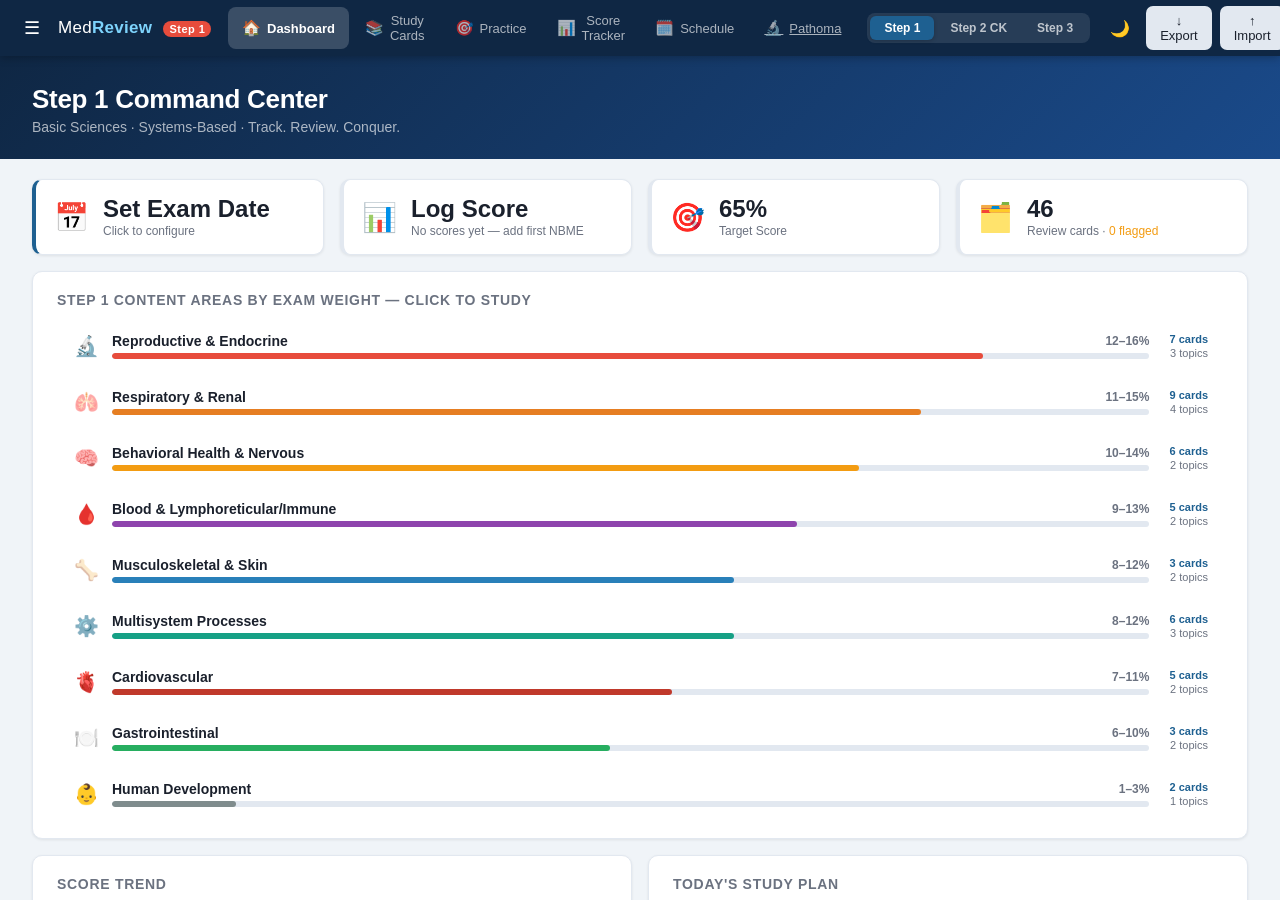
<file: index.html>
<!DOCTYPE html>
<html lang="en">
<head>
  <meta charset="UTF-8" />
  <meta name="viewport" content="width=device-width, initial-scale=1.0" />
  <title>MedReview — Step 1 Command Center</title>
  <link rel="stylesheet" href="css/styles.css" />
</head>
<body>
  <div id="app">

    <!-- ── HEADER ─────────────────────────────────────────────────── -->
    <header id="header">
      <div class="header-left">
        <button id="sidebar-toggle" title="Toggle sidebar">☰</button>
        <span class="logo">Med<strong>Review</strong> <span class="logo-step">Step 1</span></span>
      </div>

      <!-- Primary view navigation -->
      <nav class="view-tabs" role="tablist">
        <button class="view-tab active" data-view="dashboard" role="tab">
          <span class="vtab-icon">🏠</span><span class="vtab-label">Dashboard</span>
        </button>
        <button class="view-tab" data-view="study" role="tab">
          <span class="vtab-icon">📚</span><span class="vtab-label">Study Cards</span>
        </button>
        <button class="view-tab" data-view="practice" role="tab">
          <span class="vtab-icon">🎯</span><span class="vtab-label">Practice</span>
        </button>
        <button class="view-tab" data-view="scores" role="tab">
          <span class="vtab-icon">📊</span><span class="vtab-label">Score Tracker</span>
        </button>
        <button class="view-tab" data-view="schedule" role="tab">
          <span class="vtab-icon">🗓️</span><span class="vtab-label">Schedule</span>
        </button>
        <a class="view-tab" href="pathoma/index.html" role="tab" title="Pathoma Video Viewer">
          <span class="vtab-icon">🔬</span><span class="vtab-label">Pathoma</span>
        </a>
      </nav>

      <!-- Global Step selector (drives entire app) -->
      <div class="global-step-selector">
        <button class="gss-btn active" data-gstep="step1">Step 1</button>
        <button class="gss-btn" data-gstep="step2">Step 2 CK</button>
        <button class="gss-btn" data-gstep="step3">Step 3</button>
      </div>

      <div class="header-right">
        <div class="search-wrap" id="search-wrap-header">
          <input type="text" id="search-input" placeholder="Search cards…" autocomplete="off" />
          <button id="search-clear" title="Clear search" class="hidden">✕</button>
        </div>
        <button id="btn-dark-mode" title="Toggle dark mode" class="icon-btn">🌙</button>
        <button id="btn-export" title="Backup / Export data" class="btn-secondary">↓ Export</button>
        <button id="btn-import" title="Restore / Import data" class="btn-secondary">↑ Import</button>
        <input type="file" id="import-file" accept=".json" hidden />
      </div>
    </header>

    <!-- ── VIEWS CONTAINER ─────────────────────────────────────────── -->
    <div id="views-container">

      <!-- ══ VIEW: DASHBOARD ═════════════════════════════════════════ -->
      <div id="view-dashboard" class="view-panel active-view">
        <!-- Rendered by Dashboard.render() -->
      </div>

      <!-- ══ VIEW: STUDY CARDS ═══════════════════════════════════════ -->
      <div id="view-study" class="view-panel hidden-view">
        <div id="study-layout">

          <!-- Sidebar -->
          <aside id="sidebar">
            <div class="sidebar-header">
              <span>Systems</span>
              <button id="btn-add-category" title="Add category">＋</button>
            </div>
            <!-- Step sub-tabs inside sidebar -->
            <div class="sidebar-step-tabs">
              <button class="step-tab active" data-step="step1">Step 1</button>
              <button class="step-tab" data-step="step2">Step 2</button>
              <button class="step-tab" data-step="step3">Step 3</button>
            </div>
            <div id="category-list"></div>
          </aside>

          <!-- Content pane -->
          <main id="content">

            <!-- Content toolbar -->
            <div id="content-toolbar">
              <div id="content-breadcrumb"></div>
              <div id="content-actions">
                <button id="btn-slideshow" class="btn-secondary hidden">▶ Slideshow</button>
                <button id="btn-add-card" class="btn-primary hidden">＋ Add Card</button>
              </div>
            </div>

            <!-- Subcategory summary panel -->
            <div id="subcat-summary-panel" class="hidden">
              <div id="subcat-summary-header">
                <span id="subcat-summary-title">Overview</span>
                <button id="btn-edit-summary" title="Edit summary">✏ Edit</button>
              </div>
              <div id="subcat-summary-body">
                <div id="subcat-summary-view"></div>
                <div id="subcat-summary-edit" class="hidden">
                  <textarea id="subcat-summary-textarea" placeholder="Enter a summary for this subcategory…" rows="5"></textarea>
                  <div id="subcat-summary-edit-actions">
                    <button id="btn-save-summary" class="btn-primary">💾 Save</button>
                    <button id="btn-cancel-summary" class="btn-secondary">Cancel</button>
                  </div>
                </div>
              </div>
            </div>

            <!-- Card grid -->
            <div id="card-list"></div>

            <!-- Empty state -->
            <div id="empty-state" class="hidden">
              <div class="empty-icon">📋</div>
              <p>No cards in this category yet.</p>
              <button id="btn-empty-add" class="btn-primary">＋ Add First Card</button>
            </div>

            <!-- Search results -->
            <div id="search-results" class="hidden"></div>

            <!-- Card editor panel (slides in over card list) -->
            <div id="card-editor" class="hidden">

              <div id="editor-toolbar">
                <div class="toolbar-group">
                  <button data-cmd="bold"                title="Bold"><b>B</b></button>
                  <button data-cmd="italic"              title="Italic"><i>I</i></button>
                  <button data-cmd="underline"           title="Underline"><u>U</u></button>
                  <button id="btn-highlight"             title="Highlight selection">🖊 Highlight</button>
                  <button id="btn-remove-highlight"      title="Remove highlight">✕ Highlight</button>
                </div>
                <div class="toolbar-sep"></div>
                <div class="toolbar-group">
                  <button data-cmd="insertUnorderedList" title="Bullet list">• List</button>
                  <button data-cmd="insertOrderedList"   title="Numbered list">1. List</button>
                  <button data-cmd="removeFormat"        title="Clear formatting">✕ Format</button>
                </div>
                <div class="toolbar-sep"></div>
                <div class="toolbar-group toolbar-right">
                  <button id="btn-flag-card"   title="Flag for review">🚩 Flag</button>
                  <button id="btn-save-card"   class="btn-primary">💾 Save</button>
                  <button id="btn-delete-card" class="btn-danger">🗑 Delete</button>
                  <button id="btn-close-editor" title="Close editor">✕</button>
                </div>
              </div>

              <div id="editor-body">
                <input type="text" id="card-title-input" placeholder="Card title…" />
                <div
                  id="card-content-input"
                  contenteditable="true"
                  spellcheck="true"
                  data-placeholder="Enter card content… (supports rich text and highlights)"
                ></div>
              </div>

            </div>

          </main>
        </div>
      </div>

      <!-- ══ VIEW: SCORE TRACKER ══════════════════════════════════════ -->
      <div id="view-scores" class="view-panel hidden-view">
        <!-- Rendered by Tracker.render() -->
      </div>

      <!-- ══ VIEW: PRACTICE ══════════════════════════════════════════ -->
      <div id="view-practice" class="view-panel hidden-view">
        <!-- Rendered by Practice.render() -->
      </div>

      <!-- ══ VIEW: SCHEDULE ═══════════════════════════════════════════ -->
      <div id="view-schedule" class="view-panel hidden-view">
        <!-- Rendered by Schedule.render() -->
      </div>

    </div><!-- /#views-container -->

    <!-- ── SLIDESHOW OVERLAY ─────────────────────────────────────── -->
    <div id="slideshow-overlay" class="hidden" role="dialog" aria-modal="true">
      <div id="slideshow-top">
        <div id="slideshow-meta">
          <span id="slideshow-category-label"></span>
          <span id="slideshow-counter"></span>
        </div>
        <button id="slideshow-close" title="Close (Esc)">✕ Close</button>
      </div>
      <div id="slideshow-progress-bar"><div id="slideshow-progress-fill"></div></div>

      <div id="slideshow-body">
        <button id="slideshow-prev" title="Previous (←)">‹</button>
        <div id="slideshow-card">
          <h2 id="slideshow-card-title"></h2>
          <div id="slideshow-card-content"></div>
        </div>
        <button id="slideshow-next" title="Next (→)">›</button>
      </div>

      <div id="slideshow-footer">
        <button id="slideshow-flag-btn" title="Flag / unflag this card">🚩 Flag</button>
        <button id="slideshow-edit-btn" title="Edit this card">✏ Edit</button>
      </div>
    </div>

    <!-- ── MODAL ─────────────────────────────────────────────────── -->
    <div id="modal-overlay" class="hidden" role="dialog" aria-modal="true">
      <div id="modal-box">
        <div id="modal-title"></div>
        <div id="modal-body"></div>
        <div id="modal-actions">
          <button id="modal-cancel" class="btn-secondary">Cancel</button>
          <button id="modal-confirm" class="btn-primary">Confirm</button>
        </div>
      </div>
    </div>

    <!-- ── TOAST ─────────────────────────────────────────────────── -->
    <div id="toast" class="hidden" role="status" aria-live="polite"></div>

  </div><!-- /#app -->

  <!-- ── SCRIPTS ───────────────────────────────────────────────────── -->
  <script>
    (function() {
      var v = Date.now();
      var scripts = [
        'js/defaultData.js','js/store.js','js/ui.js','js/render.js',
        'js/editor.js','js/slideshow.js','js/search.js','js/io.js',
        'js/dashboard.js','js/tracker.js','js/schedule.js','js/practice.js','js/app.js'
      ];
      scripts.forEach(function(src) {
        document.write('<script src="' + src + '?v=' + v + '"><\/script>');
      });
    })();
  </script>
</body>
</html>
</file>
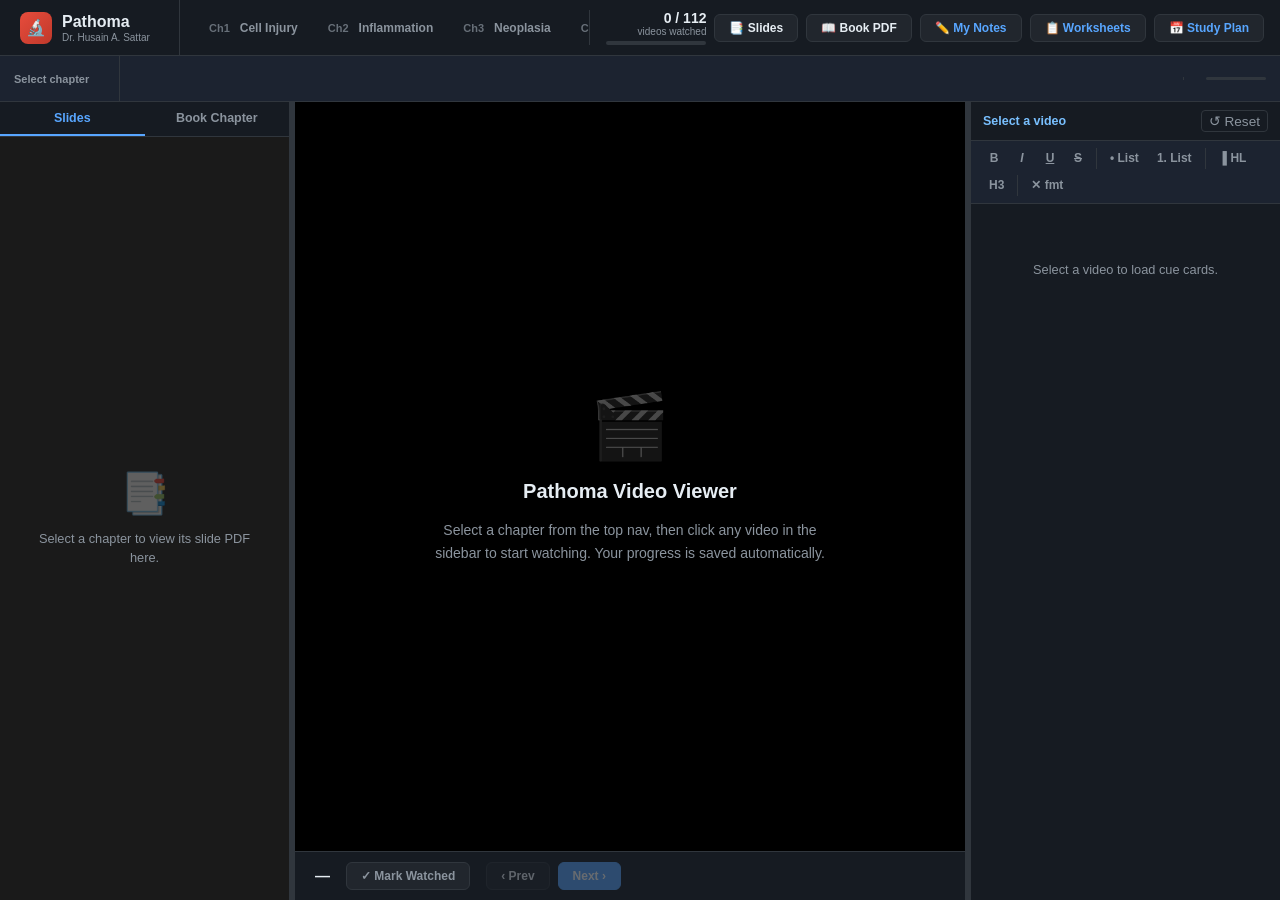
<file: pathoma/index.html>
<!DOCTYPE html>
<html lang="en">
<head>
  <meta charset="UTF-8" />
  <meta name="viewport" content="width=device-width, initial-scale=1.0" />
  <title>Pathoma — Video Viewer</title>
  <style>
    :root {
      --bg:        #0d1117;
      --surface:   #161b22;
      --surface2:  #1c2330;
      --surface3:  #21262d;
      --border:    #30363d;
      --text:      #e6edf3;
      --muted:     #8b949e;
      --accent:    #58a6ff;
      --accent2:   #79c0ff;
      --green:     #3fb950;
      --warn:      #d29922;
      --red:       #f85149;
      --radius:    8px;
      --nav-h:     56px;
      --subnav-h:  46px;
      --sidebar-w: 290px;
      --cue-w:     310px;
    }

    *, *::before, *::after { box-sizing: border-box; margin: 0; padding: 0; }
    html, body { height: 100%; background: var(--bg); color: var(--text);
      font-family: -apple-system, BlinkMacSystemFont, 'Segoe UI', sans-serif; font-size: 1.0rem; overflow: hidden; }

    /* ── TOP NAV ──────────────────────────────────────────────────── */
    #top-nav {
      position: fixed; top: 0; left: 0; right: 0; height: var(--nav-h);
      background: var(--surface); border-bottom: 1px solid var(--border);
      display: flex; align-items: center; gap: 0; z-index: 100;
    }
    .nav-brand {
      display: flex; align-items: center; gap: 10px;
      padding: 0 20px; height: 100%; border-right: 1px solid var(--border);
      flex-shrink: 0; min-width: 180px;
    }
    .nav-brand-icon {
      width: 32px; height: 32px; border-radius: 8px;
      background: linear-gradient(135deg, #e74c3c, #c0392b);
      display: flex; align-items: center; justify-content: center; font-size: 16px;
    }
    .nav-brand-text { font-weight: 700; font-size: 1rem; color: var(--text); }
    .nav-brand-sub  { font-size: 10px; color: var(--muted); margin-top: 1px; }

    /* Chapter pills scroll area */
    .nav-chapters {
      flex: 1; display: flex; align-items: center; gap: 4px;
      overflow-x: auto; padding: 0 16px; height: 100%;
      scrollbar-width: none;
    }
    .nav-chapters::-webkit-scrollbar { display: none; }

    .ch-pill {
      display: flex; align-items: center; gap: 6px;
      padding: 5px 12px; border-radius: 6px; cursor: pointer;
      border: 1px solid transparent; white-space: nowrap; flex-shrink: 0;
      transition: background .15s, border-color .15s; background: transparent;
      color: var(--muted); font-size: 12px; font-weight: 600;
    }
    .ch-pill:hover { background: var(--surface3); color: var(--text); }
    .ch-pill.active { background: var(--accent); color: #fff; border-color: var(--accent); }
    .ch-pill.done   { color: var(--green); }
    .ch-pill.done.active { background: var(--green); color: #000; border-color: var(--green); }
    .ch-num { font-weight: 800; font-size: 11px; opacity: .7; margin-right: 4px; }
    .ch-done-dot { width: 6px; height: 6px; border-radius: 50%; background: var(--green); flex-shrink: 0; }

    /* Nav right */
    .nav-right {
      display: flex; align-items: center; gap: 8px;
      padding: 0 16px; border-left: 1px solid var(--border); flex-shrink: 0;
    }
    .nav-progress-wrap { text-align: right; }
    .nav-progress-frac { font-weight: 700; color: var(--text); font-size: .875rem; }
    .nav-progress-label { font-size: 10px; color: var(--muted); }
    .nav-progress-bar-outer { width: 100px; height: 4px; background: var(--border); border-radius: 2px; margin-top: 4px; }
    .nav-progress-bar-fill  { height: 100%; border-radius: 2px; background: var(--green); transition: width .4s; }

    .btn-pdf {
      padding: 6px 14px; border-radius: 6px; border: 1px solid var(--border);
      background: var(--surface3); color: var(--text); cursor: pointer; font-size: 12px;
      font-weight: 600; text-decoration: none; white-space: nowrap;
      transition: border-color .15s, background .15s;
    }
    .btn-pdf:hover { border-color: var(--accent); background: var(--surface2); }

    /* ── SUB-CHAPTER BAR ─────────────────────────────────────────── */
    #sub-nav {
      position: fixed; top: var(--nav-h); left: 0; right: 0;
      height: var(--subnav-h); z-index: 90;
      background: var(--surface2); border-bottom: 1px solid var(--border);
      display: flex; align-items: center; gap: 0;
    }
    .subnav-label {
      padding: 0 14px; border-right: 1px solid var(--border);
      font-size: 11px; font-weight: 700; color: var(--muted);
      white-space: nowrap; flex-shrink: 0; height: 100%;
      display: flex; align-items: center; gap: 5px; min-width: 120px;
    }
    .subnav-label span { color: var(--accent2); }
    .subnav-pills {
      flex: 1; display: flex; align-items: center; gap: 4px;
      overflow-x: auto; padding: 0 12px; height: 100%;
      scrollbar-width: none;
    }
    .subnav-pills::-webkit-scrollbar { display: none; }
    .sub-pill {
      display: flex; align-items: center; gap: 5px;
      padding: 4px 10px; border-radius: 5px; cursor: pointer;
      border: 1px solid transparent; white-space: nowrap; flex-shrink: 0;
      transition: background .12s, border-color .12s;
      background: transparent; color: var(--muted);
      font-size: 11px; font-weight: 600;
    }
    .sub-pill:hover { background: var(--surface3); color: var(--text); }
    .sub-pill.active {
      background: rgba(88,166,255,.15); border-color: var(--accent);
      color: var(--accent2);
    }
    .sub-pill-id { font-weight: 800; font-size: 10px; opacity: .75; }
    .sub-pill-dot {
      width: 5px; height: 5px; border-radius: 50%;
      background: var(--green); flex-shrink: 0;
    }
    .subnav-prog {
      padding: 0 14px; border-left: 1px solid var(--border);
      font-size: 11px; color: var(--muted); white-space: nowrap;
      flex-shrink: 0; display: flex; align-items: center; gap: 8px;
    }
    .subnav-prog-frac { font-weight: 700; color: var(--green); }
    .subnav-prog-bar { width: 60px; height: 3px; background: var(--border); border-radius: 2px; }
    .subnav-prog-fill { height: 100%; border-radius: 2px; background: var(--green); transition: width .3s; }

    /* ── MAIN LAYOUT ──────────────────────────────────────────────── */
    #main {
      display: flex; position: fixed;
      top: calc(var(--nav-h) + var(--subnav-h)); left: 0; right: 0; bottom: 0;
    }

    /* ── DRAG HANDLES ─────────────────────────────────────────────── */
    .drag-handle {
      width: 5px; flex-shrink: 0; cursor: col-resize;
      background: var(--border); position: relative; z-index: 10;
      transition: background .15s;
    }
    .drag-handle:hover, .drag-handle.dragging { background: var(--accent); }
    .drag-handle::after {
      content: ''; position: absolute; inset: 0 -4px;
    }

    /* ── SIDEBAR — Slides viewer ──────────────────────────────────── */
    #sidebar {
      width: var(--sidebar-w); flex-shrink: 0; min-width: 0;
      background: var(--surface); border-right: 1px solid var(--border);
      display: flex; flex-direction: column; overflow: hidden;
    }
    .sb-tabs {
      display: flex; align-items: center; border-bottom: 1px solid var(--border);
      flex-shrink: 0; min-width: 0; overflow: hidden; gap: 0;
    }
    .sb-tab {
      flex: 1; padding: 9px 8px; font-size: .78rem; font-weight: 600;
      background: none; border: none; border-bottom: 2px solid transparent;
      color: var(--muted); cursor: pointer; white-space: nowrap; transition: color .15s, border-color .15s;
    }
    .sb-tab.active { color: var(--accent); border-bottom-color: var(--accent); }
    .sb-tab:hover:not(.active) { color: var(--text); }
    .btn-slides-open {
      padding: 3px 10px; border-radius: 5px; border: 1px solid var(--border);
      background: var(--surface3); color: var(--accent); font-size: 11px;
      font-weight: 600; text-decoration: none; white-space: nowrap; flex-shrink: 0;
      margin: 0 8px; transition: border-color .15s;
    }
    .btn-slides-open:hover { border-color: var(--accent); }
    .sb-pane { flex: 1; display: flex; flex-direction: column; overflow: hidden; min-width: 0; background: #1a1a1a; }
    #slides-frame-wrap, #book-frame-wrap { flex: 1; background: #1a1a1a; overflow: hidden; position: relative; min-width: 0; display: flex; flex-direction: column; }
    #slides-iframe, #book-iframe {
      width: 100%; height: 100%; min-width: 0; border: none; display: block; flex: 1;
    }
    .slides-placeholder {
      display: flex; flex-direction: column; align-items: center; justify-content: center;
      height: 100%; gap: 12px; color: var(--muted); padding: 24px; text-align: center;
    }
    .slides-placeholder-icon { font-size: 40px; opacity: .3; }
    .slides-placeholder-text { font-size: .8rem; line-height: 1.5; }

    /* ── REVIEW VIEW ──────────────────────────────────────────────── */
    #review-view {
      display: none; position: fixed;
      top: var(--nav-h); left: 0; right: 0; bottom: 0;
      background: var(--bg); z-index: 10;
      flex-direction: column; overflow: hidden;
      font-size: 1.0rem;
    }
    #review-view.open { display: flex; }
    .review-tab-bar {
      background: var(--surface); border-bottom: 1px solid var(--border);
      display: flex; align-items: center; gap: 0; padding: 0 0 0 480px;
      flex-shrink: 0;
    }
    .review-tab {
      padding: 11px 18px; font-size: inherit; font-weight: 600;
      background: none; border: none; border-bottom: 2px solid transparent;
      color: var(--muted); cursor: pointer; white-space: nowrap;
      transition: color .15s, border-color .15s;
    }
    .review-tab.active { color: var(--accent); border-bottom-color: var(--accent); }
    .review-tab:hover:not(.active) { color: var(--text); }
    .review-tab-count {
      display: inline-block; margin-left: 6px;
      background: var(--surface3); color: var(--muted);
      font-size: .7em; font-weight: 700; padding: 1px 6px;
      border-radius: 10px; vertical-align: middle;
    }
    .review-tab.active .review-tab-count { background: var(--accent); color: #fff; }

    /* left + right split */
    .review-body { flex: 1; display: flex; overflow: hidden; }
    .review-left {
      width: 480px; flex-shrink: 0;
      border-right: 1px solid var(--border);
      background: var(--surface);
      overflow-y: auto; overflow-x: hidden;
      padding: 12px 0 24px;
    }
    .review-left-label {
      font-size: .75em; font-weight: 700; letter-spacing: .08em;
      text-transform: uppercase; color: var(--muted);
      padding: 0 14px 8px; display: block;
    }
    .rv-ch-item {
      display: flex; align-items: center; gap: 10px;
      padding: 10px 14px; cursor: pointer;
      border-left: 3px solid transparent;
      transition: background .12s, border-color .12s;
    }
    .rv-ch-item:hover { background: var(--surface2); }
    .rv-ch-item.active { background: var(--surface2); border-left-color: var(--accent); }
    .rv-ch-item .rv-ch-num {
      font-size: .7em; font-weight: 700; color: var(--accent);
      background: var(--surface3); padding: 2px 7px; border-radius: 3px;
      flex-shrink: 0; white-space: nowrap;
    }
    .rv-ch-item.active .rv-ch-num { background: var(--accent); color: #fff; }
    .rv-ch-item .rv-ch-name {
      font-size: 1.6rem; color: var(--text); flex: 1;
      overflow: hidden; text-overflow: ellipsis; white-space: nowrap;
    }
    .rv-ch-item .rv-ch-count {
      font-size: .7em; font-weight: 700; color: var(--muted);
      background: var(--surface3); padding: 2px 7px; border-radius: 8px;
      flex-shrink: 0; white-space: nowrap;
    }
    .rv-ch-item.active .rv-ch-count { color: var(--accent); background: color-mix(in srgb, var(--accent) 15%, var(--surface3)); }
    .rv-ch-item.rv-ch-dim { opacity: .38; pointer-events: none; }
    .btn-ch-goto {
      margin-left: auto; flex-shrink: 0;
      padding: 3px 10px; border-radius: 5px;
      border: 1px solid var(--border); background: transparent;
      color: var(--muted); font-size: .75em; font-weight: 700;
      cursor: pointer; white-space: nowrap;
      transition: background .12s, color .12s, border-color .12s;
    }
    .btn-ch-goto:hover { background: var(--accent); color: #fff; border-color: var(--accent); }

    .review-right { flex: 1; overflow-y: auto; overflow-x: hidden; }
    .review-inner { max-width: 820px; margin: 0 auto; padding: 24px 28px 60px; }
    .review-empty-state { text-align: center; padding: 64px 24px; color: var(--muted); }
    .review-empty-icon { font-size: 40px; opacity: .3; margin-bottom: 12px; }
    .review-empty-text { font-size: inherit; line-height: 1.6; }
    .review-ch-section { margin-bottom: 40px; }
    .review-ch-header {
      display: flex; align-items: center; gap: 10px;
      padding: 10px 0; border-bottom: 2px solid var(--border);
      margin-bottom: 14px; position: sticky; top: 0;
      background: var(--bg); z-index: 2;
    }
    .review-ch-num {
      background: var(--accent); color: #fff;
      font-size: .7em; font-weight: 700; padding: 2px 8px;
      border-radius: 4px; flex-shrink: 0;
    }
    .review-ch-title { font-size: inherit; font-weight: 700; color: var(--text); }
    .review-vid-card {
      border: 1px solid var(--border); border-radius: 8px;
      margin-bottom: 14px; overflow: hidden; background: var(--surface);
    }
    .review-vid-card-header {
      display: flex; align-items: center; justify-content: space-between;
      padding: 8px 14px; background: var(--surface2);
      border-bottom: 1px solid var(--border); gap: 10px;
    }
    .review-vid-id {
      font-size: .7em; font-weight: 700; color: var(--accent);
      background: var(--surface3); padding: 2px 7px; border-radius: 4px; flex-shrink: 0;
    }
    .review-vid-title-text { font-size: inherit; font-weight: 600; color: var(--text); flex: 1; }
    .btn-review-watch {
      padding: 4px 12px; border-radius: 5px; border: 1px solid var(--accent);
      background: transparent; color: var(--accent); font-size: .75em;
      font-weight: 700; cursor: pointer; white-space: nowrap; flex-shrink: 0;
      transition: background .15s, color .15s;
    }
    .btn-review-watch:hover { background: var(--accent); color: #fff; }
    .review-vid-editor {
      padding: 12px 16px; font-size: inherit; line-height: 1.7;
      color: var(--text); outline: none; min-height: 56px;
    }
    .review-vid-editor:focus { background: var(--surface2); }
    .review-vid-editor ul { padding-left: 1.4em; }
    .review-vid-editor li { margin-bottom: .25em; }
    .review-vid-editor .cue-empty { color: var(--muted); font-style: italic; font-size: .85rem; }
    .review-save-dot {
      width: 7px; height: 7px; border-radius: 50%;
      background: var(--green); opacity: 0; transition: opacity .3s;
      flex-shrink: 0;
    }
    .review-save-dot.show { opacity: 1; }
    .btn-review-nav {
      padding: 6px 14px; border-radius: 6px; border: 1px solid var(--border);
      background: var(--surface3); color: var(--accent); cursor: pointer; font-size: 12px;
      font-weight: 700; white-space: nowrap;
      transition: border-color .15s, background .15s;
    }
    .btn-review-nav:hover { border-color: var(--accent); background: var(--surface2); }
    .btn-review-nav.active { background: var(--accent); color: #fff; border-color: var(--accent); }

    /* ── WORKSHEET VIEW ───────────────────────────────────────────── */
    #worksheet-view {
      display: none; position: fixed;
      top: var(--nav-h); left: 0; right: 0; bottom: 0;
      background: var(--bg); z-index: 10;
      flex-direction: row; overflow: hidden;
      font-size: 1.0rem;
    }
    #worksheet-view.open { display: flex; }
    .ws-left {
      width: 340px; flex-shrink: 0;
      border-right: 1px solid var(--border);
      background: var(--surface);
      overflow-y: auto; overflow-x: hidden;
      padding: 12px 0 24px;
      display: flex; flex-direction: column;
    }
    .ws-left-label {
      font-size: 1em; font-weight: 700; letter-spacing: .08em;
      text-transform: uppercase; color: var(--muted);
      padding: 0 14px 8px; display: block; flex-shrink: 0;
    }
    .ws-ch-item {
      display: flex; flex-direction: row; align-items: flex-start; gap: 8px;
      padding: 10px 14px; cursor: pointer;
      border-left: 3px solid transparent;
      transition: background .12s, border-color .12s;
    }
    .ws-ch-item:hover:not(.ws-ch-locked) { background: var(--surface2); }
    .ws-ch-item.active { background: var(--surface2); border-left-color: var(--accent); }
    .ws-ch-meta { display: flex; flex-direction: column; align-items: flex-start; gap: 3px; flex-shrink: 0; }
    .ws-ch-num {
      font-size: .85em; font-weight: 700; color: var(--accent);
      background: var(--surface3); padding: 2px 7px; border-radius: 3px; flex-shrink: 0;
    }
    .ws-ch-item.active .ws-ch-num { background: var(--accent); color: #000; }
    .ws-ch-item.ws-ch-locked .ws-ch-num { background: var(--surface3); color: var(--muted); }
    .ws-ch-badge {
      font-size: .75em; font-weight: 600; padding: 1px 5px; border-radius: 8px;
      background: var(--surface3); color: var(--muted); flex-shrink: 0;
    }
    .ws-ch-badge.available { background: color-mix(in srgb, var(--accent) 15%, var(--surface3)); color: var(--accent); }
    .ws-ch-name {
      font-size: 1em; color: var(--text); line-height: 1.3;
    }
    .ws-ch-item.ws-ch-locked .ws-ch-name { color: var(--muted); }
    .ws-right {
      flex: 1; overflow: hidden; display: flex; flex-direction: column;
    }
    #worksheet-iframe {
      flex: 1; border: none; width: 100%; height: 100%; display: block;
    }
    .ws-placeholder {
      flex: 1; display: flex; flex-direction: column;
      align-items: center; justify-content: center;
      color: var(--muted); gap: 14px; padding: 40px; text-align: center;
    }
    .ws-placeholder-icon { font-size: 48px; opacity: .25; }
    .ws-placeholder-text { font-size: 1.0rem; line-height: 1.6; }

    /* ── VIDEO AREA ───────────────────────────────────────────────── */
    #video-area {
      flex: 1; display: flex; flex-direction: column; background: #000; overflow: hidden;
    }

    #video-player-wrap {
      flex: 1; display: flex; align-items: center; justify-content: center;
      background: #000; position: relative; min-height: 0;
    }
    #video-player {
      width: 100%; height: 100%;
      max-width: 100%; max-height: 100%;
      display: block; object-fit: contain;
    }
    #video-placeholder {
      display: flex; flex-direction: column; align-items: center; justify-content: center;
      gap: 16px; color: var(--muted); text-align: center; padding: 40px;
    }
    .placeholder-icon { font-size: 64px; opacity: .3; }
    .placeholder-title { font-size: 1.25rem; font-weight: 700; color: var(--text); }
    .placeholder-sub   { font-size: .875rem; color: var(--muted); max-width: 400px; line-height: 1.6; }

    /* Video info bar */
    #video-info-bar {
      padding: 10px 20px; background: var(--surface); border-top: 1px solid var(--border);
      display: flex; align-items: center; gap: 16px; flex-shrink: 0;
    }
    .vib-title { font-weight: 700; font-size: .9375rem; color: var(--text); flex: 1; min-width: 0; overflow: hidden; text-overflow: ellipsis; white-space: nowrap; }
    .vib-chapter { font-size: 11px; color: var(--muted); margin-top: 2px; }
    .vib-nav { display: flex; gap: 8px; flex-shrink: 0; }

    .btn-nav {
      padding: 6px 14px; border-radius: 6px; border: 1px solid var(--border);
      background: var(--surface3); color: var(--text); cursor: pointer;
      font-size: 12px; font-weight: 600; transition: all .15s;
    }
    .btn-nav:hover:not(:disabled) { border-color: var(--accent); color: var(--accent); }
    .btn-nav:disabled { opacity: .35; cursor: default; }
    .btn-nav-next { background: var(--accent); border-color: var(--accent); color: #fff; }
    .btn-nav-next:hover:not(:disabled) { background: var(--accent2); border-color: var(--accent2); color: #000; }

    .btn-mark-watched {
      padding: 6px 14px; border-radius: 6px; border: 1px solid var(--border);
      background: var(--surface3); color: var(--muted); cursor: pointer;
      font-size: 12px; font-weight: 600; transition: all .15s; flex-shrink: 0;
    }
    .btn-mark-watched:hover { border-color: var(--green); color: var(--green); }
    .btn-mark-watched.watched { background: rgba(63,185,80,.15); border-color: var(--green); color: var(--green); }

    /* ── CUE PANEL ────────────────────────────────────────────────────── */
    #cue-panel {
      width: var(--cue-w); flex-shrink: 0;
      background: var(--surface); border-left: 1px solid var(--border);
      display: flex; flex-direction: column; overflow: hidden;
    }
    #cue-panel-header {
      padding: 8px 12px; border-bottom: 1px solid var(--border);
      flex-shrink: 0; display: flex; align-items: center; gap: 6px;
    }
    #cue-vid-title {
      font-size: .78rem; font-weight: 700; color: var(--accent2);
      white-space: nowrap; overflow: hidden; text-overflow: ellipsis; flex: 1;
    }
    #cue-save-status { font-size: 10px; color: var(--green); flex-shrink: 0; }
    .btn-cue-reset {
      font-size: 0.85rem; color: var(--muted); background: none; border: 1px solid var(--border);
      border-radius: 4px; cursor: pointer; padding: 2px 7px; white-space: nowrap; flex-shrink: 0;
      transition: all .15s;
    }
    .btn-cue-reset:hover { color: var(--warn); border-color: var(--warn); }
    .editor-toolbar {
      display: flex; flex-wrap: wrap; gap: 2px; align-items: center;
      padding: 5px 10px; border-bottom: 1px solid var(--border); flex-shrink: 0;
      background: var(--surface2);
    }
    .etb-btn {
      padding: 3px 7px; border-radius: 4px; border: 1px solid transparent;
      background: none; color: var(--muted); cursor: pointer;
      font-size: 12px; font-weight: 700; transition: all .12s; line-height: 1.4;
      min-width: 26px; text-align: center;
    }
    .etb-btn:hover { background: var(--surface3); color: var(--text); border-color: var(--border); }
    .etb-btn.active { background: rgba(88,166,255,.15); color: var(--accent); border-color: var(--accent); }
    .etb-sep { width: 1px; background: var(--border); margin: 2px 3px; align-self: stretch; }
    .etb-hl:hover { background: rgba(255,215,0,.12) !important; border-color: #ffd700 !important; color: #ffd700 !important; }
    #cue-editor {
      flex: 1; overflow-y: auto; padding: 12px 14px 20px;
      outline: none; color: var(--text); font-size: 1.0rem; line-height: 1.7;
      caret-color: var(--accent2);
    }
    #cue-editor::-webkit-scrollbar { width: 4px; }
    #cue-editor::-webkit-scrollbar-thumb { background: var(--border); border-radius: 2px; }
    #cue-editor b, #cue-editor strong { color: var(--accent2); }
    #cue-editor i, #cue-editor em { opacity: .85; }
    #cue-editor u { text-decoration-color: var(--accent); }
    #cue-editor ul, #cue-editor ol { padding-left: 18px; margin: 4px 0; }
    #cue-editor li {
      margin: 4px 0; padding: 7px 10px; background: var(--surface2);
      border-radius: 5px; border-left: 2px solid var(--border);
      list-style: none;
    }
    #cue-editor li:hover { border-left-color: var(--accent); }
    #cue-editor h3 { font-size: 1.0rem; color: var(--accent2); margin: 12px 0 5px; }
    #cue-editor mark { background: rgba(255,215,0,.3); color: var(--text); border-radius: 2px; padding: 0 2px; }
    #cue-editor p { margin: 4px 0; }
    .cue-empty { color: var(--muted); font-size: .8rem; text-align: center; padding: 40px 16px; line-height: 1.6; }

    /* ── SLIDES MODAL ─────────────────────────────────────────────── */
    #modal-overlay {
      position: fixed; inset: 0; background: rgba(0,0,0,.7);
      display: flex; align-items: center; justify-content: center;
      z-index: 200; padding: 24px;
    }
    #modal-overlay.hidden { display: none; }
    #modal-box {
      background: var(--surface); border: 1px solid var(--border);
      border-radius: 12px; width: 100%; max-width: 480px;
      overflow: hidden;
    }
    .modal-header {
      padding: 16px 20px; border-bottom: 1px solid var(--border);
      display: flex; align-items: center; justify-content: space-between;
    }
    .modal-header h3 { font-size: 1rem; font-weight: 700; }
    .modal-close { background: none; border: none; color: var(--muted); cursor: pointer; font-size: 18px; padding: 2px 8px; }
    .modal-close:hover { color: var(--text); }
    .modal-body { padding: 12px 8px; max-height: 70vh; overflow-y: auto; }
    .slide-item {
      display: flex; align-items: center; gap: 12px;
      padding: 10px 12px; border-radius: 6px; cursor: pointer;
      text-decoration: none; color: var(--text); transition: background .12s;
    }
    .slide-item:hover { background: var(--surface3); }
    .slide-icon { font-size: 20px; flex-shrink: 0; }
    .slide-name { font-size: .875rem; font-weight: 600; }
    .slide-open { font-size: 11px; color: var(--accent); margin-left: auto; flex-shrink: 0; }
    /* ── STUDY PLAN VIEW ──────────────────────────────────────────── */
    #studyplan-view {
      display: none; position: fixed;
      top: var(--nav-h); left: 0; right: 0; bottom: 0;
      background: var(--bg); z-index: 10;
      flex-direction: column; overflow: hidden;
    }
    #studyplan-view.open { display: flex; }
    #sp-header {
      background: var(--surface); border-bottom: 1px solid var(--border);
      padding: 14px 24px; display: flex; align-items: center; gap: 20px; flex-shrink: 0;
    }
    #sp-countdown {
      display: flex; flex-direction: column; align-items: center;
      background: var(--surface2); border: 1px solid var(--border);
      border-radius: 10px; padding: 10px 20px; min-width: 140px;
    }
    #sp-countdown-num { font-size: 2.2rem; font-weight: 800; color: var(--accent); line-height: 1; }
    #sp-countdown-label { font-size: 0.75rem; color: var(--muted); margin-top: 2px; letter-spacing: .05em; text-transform: uppercase; }
    #sp-exam-date { font-size: 0.8rem; color: var(--muted); margin-top: 3px; }
    #sp-header-meta { flex: 1; }
    #sp-header-title { font-size: 1.1rem; font-weight: 700; color: var(--text); }
    #sp-header-sub { font-size: 0.85rem; color: var(--muted); margin-top: 4px; }
    #sp-week-badge {
      background: color-mix(in srgb, var(--accent) 15%, var(--surface3));
      color: var(--accent); border: 1px solid var(--accent);
      border-radius: 8px; padding: 8px 16px; font-size: 0.85rem; font-weight: 700;
      white-space: nowrap;
    }
    #sp-body { flex: 1; display: flex; overflow: hidden; }
    #sp-left {
      width: 260px; flex-shrink: 0; border-right: 1px solid var(--border);
      overflow-y: auto; padding: 10px 0;
    }
    .sp-week-item {
      padding: 10px 16px; cursor: pointer; border-left: 3px solid transparent;
      transition: background .12s, border-color .12s;
      display: flex; flex-direction: column; gap: 3px;
    }
    .sp-week-item:hover { background: var(--surface2); }
    .sp-week-item.active { background: var(--surface2); border-left-color: var(--accent); }
    .sp-week-item.current { border-left-color: var(--green); }
    .sp-week-item.current .sp-week-label { color: var(--green); }
    .sp-week-label { font-size: 0.8rem; font-weight: 700; color: var(--accent); display: flex; align-items: center; gap: 6px; }
    .sp-week-dates { font-size: 0.75rem; color: var(--muted); }
    .sp-week-theme { font-size: 0.8rem; color: var(--text); line-height: 1.3; }
    .sp-week-prog-bar { height: 3px; background: var(--border); border-radius: 2px; margin-top: 4px; }
    .sp-week-prog-fill { height: 100%; border-radius: 2px; background: var(--accent); transition: width .3s; }
    .sp-week-item.current .sp-week-prog-fill { background: var(--green); }
    #sp-right { flex: 1; overflow-y: auto; padding: 24px; }
    .sp-week-header {
      display: flex; align-items: flex-start; gap: 16px; margin-bottom: 20px;
      padding-bottom: 16px; border-bottom: 1px solid var(--border);
    }
    .sp-week-num-badge {
      background: var(--accent); color: #000; font-weight: 800; font-size: 0.9rem;
      border-radius: 8px; padding: 6px 14px; flex-shrink: 0; white-space: nowrap;
    }
    .sp-week-num-badge.current { background: var(--green); }
    .sp-week-detail-title { font-size: 1.1rem; font-weight: 700; color: var(--text); }
    .sp-week-detail-dates { font-size: 0.8rem; color: var(--muted); margin-top: 3px; }
    .sp-week-detail-prog { font-size: 0.8rem; color: var(--accent); margin-top: 4px; }
    .sp-tasks { display: flex; flex-direction: column; gap: 8px; margin-bottom: 28px; }
    .sp-task {
      display: flex; align-items: flex-start; gap: 12px;
      background: var(--surface); border: 1px solid var(--border);
      border-radius: 8px; padding: 10px 14px; cursor: pointer;
      transition: background .12s, border-color .12s;
    }
    .sp-task:hover { background: var(--surface2); }
    .sp-task.done { opacity: 0.5; }
    .sp-task.done .sp-task-text { text-decoration: line-through; }
    .sp-task-check {
      width: 18px; height: 18px; border-radius: 4px; border: 2px solid var(--border);
      flex-shrink: 0; display: flex; align-items: center; justify-content: center;
      margin-top: 1px; transition: all .15s; font-size: 0.7rem;
    }
    .sp-task.done .sp-task-check { background: var(--green); border-color: var(--green); color: #000; }
    .sp-task-text { font-size: 0.9rem; color: var(--text); line-height: 1.5; }
    .sp-milestones { margin-top: 24px; }
    .sp-milestones-title { font-size: 0.75rem; font-weight: 700; letter-spacing: .08em; text-transform: uppercase; color: var(--muted); margin-bottom: 12px; }
    .sp-milestone {
      display: flex; align-items: center; gap: 12px;
      padding: 8px 0; border-bottom: 1px solid var(--border);
    }
    .sp-milestone:last-child { border-bottom: none; }
    .sp-ms-dot { width: 10px; height: 10px; border-radius: 50%; flex-shrink: 0; }
    .sp-ms-dot.start  { background: var(--accent); }
    .sp-ms-dot.phase  { background: var(--accent2); }
    .sp-ms-dot.warning { background: var(--warn); }
    .sp-ms-dot.rest   { background: var(--muted); }
    .sp-ms-dot.exam   { background: var(--red); }
    .sp-ms-dot.past   { background: var(--border); }
    .sp-ms-date { font-size: 0.78rem; color: var(--muted); width: 80px; flex-shrink: 0; }
    .sp-ms-label { font-size: 0.85rem; color: var(--text); }
    .sp-ms-label.warning { color: var(--warn); font-weight: 700; }
    .sp-ms-label.exam { color: var(--red); font-weight: 700; }
    .sp-ms-label.past { color: var(--muted); }
    .sp-section-title { font-size: 0.75rem; font-weight: 700; letter-spacing: .08em; text-transform: uppercase; color: var(--muted); margin: 20px 0 10px; }
    .sp-daily-grid { display: grid; grid-template-columns: 1fr 1fr; gap: 8px; }
    .sp-task-link {
      display: inline-block; margin-left: 4px;
      background: var(--surface3); color: var(--accent);
      border: 1px solid var(--border); border-radius: 4px;
      padding: 1px 8px; font-size: 0.78rem; font-weight: 600;
      text-decoration: none; white-space: nowrap;
      transition: background .12s, border-color .12s;
    }
    .sp-task-link:hover { background: var(--accent); color: #000; border-color: var(--accent); }
    .sp-daily-item { background: var(--surface); border: 1px solid var(--border); border-radius: 6px; padding: 8px 12px; font-size: 0.8rem; }
    .sp-daily-time { color: var(--accent2); font-weight: 700; font-size: 0.75rem; }
    .sp-daily-task { color: var(--text); margin-top: 2px; }
  </style>
</head>
<body>

<!-- ── TOP NAV ───────────────────────────────────────────────────── -->
<nav id="top-nav">
  <div class="nav-brand">
    <div class="nav-brand-icon">🔬</div>
    <div>
      <div class="nav-brand-text">Pathoma</div>
      <div class="nav-brand-sub">Dr. Husain A. Sattar</div>
    </div>
  </div>

  <div class="nav-chapters" id="nav-chapters">
    <!-- Filled by JS -->
  </div>

  <div class="nav-right">
    <div class="nav-progress-wrap">
      <div class="nav-progress-frac" id="nav-frac">0 / 117</div>
      <div class="nav-progress-label">videos watched</div>
      <div class="nav-progress-bar-outer">
        <div class="nav-progress-bar-fill" id="nav-prog-fill" style="width:0%"></div>
      </div>
    </div>
    <button class="btn-pdf" id="btn-slides-lib">📑 Slides</button>
    <a class="btn-pdf" href="Pathoma.pdf" target="_blank">📖 Book PDF</a>
    <button class="btn-review-nav" id="btn-open-review" onclick="toggleReview()">✏️ My Notes</button>
    <button class="btn-review-nav" id="btn-open-worksheets" onclick="toggleWorksheets()">📋 Worksheets</button>
    <button class="btn-review-nav" id="btn-open-studyplan" onclick="toggleStudyPlan()">📅 Study Plan</button>
  </div>
</nav>

<!-- ── SUB-CHAPTER BAR ────────────────────────────────────────────── -->
<div id="sub-nav">
  <div class="subnav-label" id="subnav-ch-name">Select chapter</div>
  <div class="subnav-pills" id="subnav-pills"><!-- filled by JS --></div>
  <div class="subnav-prog">
    <span class="subnav-prog-frac" id="subnav-frac"></span>
    <div class="subnav-prog-bar"><div class="subnav-prog-fill" id="subnav-prog-fill" style="width:0%"></div></div>
  </div>
</div>

<!-- ── MAIN ──────────────────────────────────────────────────────── -->
<div id="main">

  <!-- Sidebar — Slides Viewer -->
  <aside id="sidebar">
    <div class="sb-tabs">
      <button class="sb-tab active" id="sb-tab-slides" onclick="switchSbTab('slides')">Slides</button>
      <button class="sb-tab" id="sb-tab-book" onclick="switchSbTab('book')">Book Chapter</button>
      <a class="btn-slides-open" id="sb-slides-open" href="#" target="_blank" style="display:none">↗ Open</a>
    </div>
    <div id="slides-frame-wrap" class="sb-pane">
      <div class="slides-placeholder" id="slides-placeholder">
        <div class="slides-placeholder-icon">📑</div>
        <div class="slides-placeholder-text">Select a chapter to view its slide PDF here.</div>
      </div>
      <iframe id="slides-iframe" style="display:none" title="Chapter Slides"></iframe>
    </div>
    <div id="book-frame-wrap" class="sb-pane" style="display:none">
      <div class="slides-placeholder" id="book-placeholder">
        <div class="slides-placeholder-icon">📖</div>
        <div class="slides-placeholder-text">Select a chapter to view the book PDF here.</div>
      </div>
      <iframe id="book-iframe" style="display:none" title="Book Chapter"></iframe>
    </div>
  </aside>

  <div class="drag-handle" id="drag-left" title="Drag to resize"></div>

  <!-- Video area -->
  <div id="video-area">
    <div id="video-player-wrap">
      <div id="video-placeholder">
        <div class="placeholder-icon">🎬</div>
        <div class="placeholder-title">Pathoma Video Viewer</div>
        <div class="placeholder-sub">Select a chapter from the top nav, then click any video in the sidebar to start watching. Your progress is saved automatically.</div>
      </div>
      <video id="video-player" controls preload="metadata" playsinline style="display:none"></video>
    </div>

    <div id="video-info-bar">
      <div>
        <div class="vib-title" id="vib-title">—</div>
        <div class="vib-chapter" id="vib-chapter"></div>
      </div>
      <button class="btn-mark-watched" id="btn-watched">✓ Mark Watched</button>
      <div class="vib-nav">
        <button class="btn-nav" id="btn-prev" disabled>‹ Prev</button>
        <button class="btn-nav btn-nav-next" id="btn-next" disabled>Next ›</button>
      </div>
    </div>
  </div>

  <div class="drag-handle" id="drag-right" title="Drag to resize"></div>

  <!-- Cue Card Panel -->
  <aside id="cue-panel">
    <div id="cue-panel-header">
      <span id="cue-vid-title">Select a video</span>
      <span id="cue-save-status"></span>
      <button class="btn-cue-reset" id="btn-cue-reset" title="Restore default cue cards">↺ Reset</button>
    </div>
    <div class="editor-toolbar">
      <button class="etb-btn" data-cmd="bold"                title="Bold"><b>B</b></button>
      <button class="etb-btn" data-cmd="italic"              title="Italic"><i>I</i></button>
      <button class="etb-btn" data-cmd="underline"           title="Underline"><u>U</u></button>
      <button class="etb-btn" data-cmd="strikeThrough"       title="Strikethrough"><s>S</s></button>
      <div class="etb-sep"></div>
      <button class="etb-btn" data-cmd="insertUnorderedList" title="Bullet list">• List</button>
      <button class="etb-btn" data-cmd="insertOrderedList"   title="Numbered list">1. List</button>
      <div class="etb-sep"></div>
      <button class="etb-btn etb-hl" data-cmd="hiliteColor"  data-val="#ffd70066" title="Highlight">▐ HL</button>
      <button class="etb-btn" data-cmd="formatBlock"         data-val="h3"        title="Heading">H3</button>
      <div class="etb-sep"></div>
      <button class="etb-btn" data-cmd="removeFormat"        title="Clear formatting">✕ fmt</button>
    </div>
    <div id="cue-editor" contenteditable="true" spellcheck="true">
      <p class="cue-empty">Select a video to load cue cards.</p>
    </div>
  </aside>

</div>

<!-- ── MY NOTES / REVIEW VIEW ────────────────────────────────────── -->
<div id="review-view">
  <div class="review-tab-bar">
    <button class="review-tab active" id="rv-tab-edited" onclick="switchReviewTab('edited')">
      My Edits <span class="review-tab-count" id="rv-count-edited">0</span>
    </button>
    <button class="review-tab" id="rv-tab-all" onclick="switchReviewTab('all')">
      All Notes <span class="review-tab-count" id="rv-count-all">0</span>
    </button>
  </div>
  <div class="review-body">
    <nav class="review-left" id="review-left">
      <span class="review-left-label">Chapters</span>
      <!-- filled by JS -->
    </nav>
    <div class="review-right" id="review-right">
      <div class="review-inner" id="review-inner">
        <!-- filled by renderReviewView() -->
      </div>
    </div>
  </div>
</div>

<!-- ── WORKSHEETS VIEW ───────────────────────────────────────────── -->
<div id="worksheet-view">
  <nav class="ws-left" id="ws-left">
    <span class="ws-left-label">Chapters</span>
    <!-- filled by JS -->
  </nav>
  <div class="ws-right" id="ws-right">
    <div class="ws-placeholder" id="ws-placeholder">
      <div class="ws-placeholder-icon">📋</div>
      <div class="ws-placeholder-text">Select a chapter to open its worksheet.<br>Study guide · Flashcards · Practice questions · Quick reference.</div>
    </div>
    <iframe id="worksheet-iframe" style="display:none" title="Chapter Worksheet"></iframe>
  </div>
</div>

<!-- ── STUDY PLAN VIEW ───────────────────────────────────────────── -->
<div id="studyplan-view">
  <div id="sp-header">
    <div id="sp-countdown">
      <div id="sp-countdown-num">--</div>
      <div id="sp-countdown-label">days to exam</div>
      <div id="sp-exam-date">Jun 15, 2026</div>
    </div>
    <div id="sp-header-meta">
      <div id="sp-header-title">USMLE Step 1 Personal Study Plan</div>
      <div id="sp-header-sub">Apr 17 → Jun 15, 2026 &nbsp;·&nbsp; 8½ weeks &nbsp;·&nbsp; ~10 hrs/day &nbsp;·&nbsp; Anki-free</div>
    </div>
    <div id="sp-week-badge">Loading…</div>
    <a href="Step1_Study_Plan_V2_NoAnki_Apr17_Jun15_2026.pdf" target="_blank" style="
      display:flex; align-items:center; gap:8px;
      background:var(--accent); color:#000; font-weight:700; font-size:0.9rem;
      border-radius:8px; padding:10px 18px; text-decoration:none; white-space:nowrap;
      transition:opacity .15s; flex-shrink:0;
    " onmouseover="this.style.opacity='.85'" onmouseout="this.style.opacity='1'">
      📄 Full Study Plan PDF
    </a>
  </div>
  <div id="sp-body">
    <div id="sp-left"><!-- filled by JS --></div>
    <div id="sp-right"><!-- filled by JS --></div>
  </div>
</div>

<!-- ── SLIDES MODAL ───────────────────────────────────────────────── -->
<div id="modal-overlay" class="hidden">
  <div id="modal-box">
    <div class="modal-header">
      <h3>📑 Chapter Slide PDFs</h3>
      <button class="modal-close" id="modal-close">✕</button>
    </div>
    <div class="modal-body" id="modal-body"></div>
  </div>
</div>

<script>
/* ── Pathoma Cue Cards ────────────────────────────────────────────────
   Keyed by video ID. Missing IDs show a "coming soon" placeholder.
   ──────────────────────────────────────────────────────────────────── */
const CUE_CARDS = {
  '1.1': { title: 'Growth Adaptations', cues: [
    'Atrophy: ↓ cell size via ubiquitin-proteasome & ↑ autophagy. Causes: disuse, denervation, ischemia, loss of trophic signal, malnutrition',
    'Hypertrophy: ↑ cell size (not number). Only in permanent cells (cardiac, skeletal muscle). Driven by mechanical stress or hormones (aldosterone)',
    'Hyperplasia: ↑ cell number. Labile + stable cells only; cannot occur in permanent cells. Growth factor driven (EGF, PDGF)',
    'Metaplasia: one adult cell type → another (reversible). Barrett esophagus: squamous → columnar (GERD). Smoking: pseudostratified ciliated → squamous',
    'Dysplasia: disordered, pre-malignant growth. ↑ N:C ratio, nuclear pleomorphism, loss of polarity. Reversible if stimulus removed',
  ]},
  '1.2': { title: 'Cellular Injury', cues: [
    'Reversible: ↓ ATP → ↓ Na/K-ATPase → Na⁺/H₂O influx → cell swelling (hydropic change); fatty change; ribosome detachment → ↓ protein synthesis',
    '↓ pH from anaerobic glycolysis → chromatin clumping (nuclear change)',
    'Plasma membrane damage = point of no return → irreversible injury',
    'Ischemia-reperfusion: Ca²⁺ overload + free-radical burst after reperfusion adds injury beyond original ischemia',
    'Vulnerability: neurons (3–5 min) > cardiac myocytes (20–30 min) > skeletal muscle (hours)',
  ]},
  '1.3': { title: 'Cell Death', cues: [
    'Coagulative necrosis: preserved ghost-cell architecture. Ischemia anywhere EXCEPT brain. "Tombstone" cells',
    'Liquefactive necrosis: brain infarcts (no supporting stroma) + bacterial abscesses (PMN enzymes digest tissue). Creamy pus',
    'Caseous necrosis: TB + endemic fungi. Cheesy white, no architecture, surrounded by granuloma',
    'Fat necrosis: pancreatic enzymes (Ca²⁺ saponification → chalky white) or breast trauma',
    'Fibrinoid necrosis: vasculitis + malignant HTN. Smudgy pink vessel wall; immune complex deposition',
    'Gangrenous: dry (coagulative, arterial occlusion) or wet (liquefactive + bacteria)',
    'Apoptosis: single-cell, no inflammation, membrane blebs, phagocytosed. Intrinsic (cytochrome c → caspases via Bcl-2 family) or extrinsic (Fas/TNF → caspase-8)',
  ]},
  '1.4': { title: 'Free Radical Injury', cues: [
    'Sources: radiation, CCl₄ metabolism, reperfusion, phagocytic oxidative burst, smoking',
    'ROS hierarchy: O₂⁻ → H₂O₂ → ·OH (hydroxyl radical, most damaging). Fenton: Fe²⁺ + H₂O₂ → ·OH',
    'Defenses: SOD (O₂⁻ → H₂O₂), catalase (H₂O₂ → H₂O), glutathione peroxidase, vitamins C & E',
    'CCl₄ → CCl₃· radical in SER → lipid peroxidation → centrilobular fatty liver (P450-rich zone 3)',
    'CGD: NADPH oxidase defect → no O₂⁻ → catalase⁺ infections (Staph, Aspergillus, Nocardia)',
  ]},
  '1.5': { title: 'Amyloidosis', cues: [
    'All amyloid: misfolded β-pleated sheets. Congo red → apple-green birefringence (polarized light)',
    'AL (primary): immunoglobulin light chains from plasma cell dyscrasias (MM, MGUS). Systemic',
    'AA (secondary): serum amyloid A from chronic inflammation: TB, RA, Crohn\'s, osteomyelitis',
    'Aβ: APP cleavage (chr 21). Alzheimer disease + Down syndrome (by age 40)',
    'TTR (transthyretin): senile systemic (old age, WT-TTR) or hereditary (Val122Ile in African Americans) → restrictive cardiomyopathy',
    'β₂-microglobulin: long-term dialysis → deposits in carpal tunnel',
    'Organ effects: kidney (nephrotic), heart (restrictive CM, low-voltage ECG), tongue (macroglossia), nerves (peripheral neuropathy)',
  ]},
  '2.1a': { title: 'Acute Inflammation — Vascular', cues: [
    'Sequence: brief vasoconstriction → vasodilation (histamine, PGI₂) → ↑ vascular permeability → exudate',
    'Exudate: protein-rich (SG > 1.020), inflammation. Transudate: protein-poor (SG < 1.012), from ↑ hydrostatic or ↓ oncotic pressure',
    'Histamine: mast cells, basophils, platelets. H₁ receptor → immediate reversible permeability & vasodilation',
    'AA → COX → PGE₂/PGI₂ (vasodilation, fever, pain) & TXA₂ (vasoconstriction, platelet aggregation)',
    'AA → LOX → LTB₄ (neutrophil chemotaxis) & LTC₄/D₄/E₄ = slow-reacting substances (bronchoconstriction, ↑ permeability)',
    'Bradykinin: pain, ↑ permeability, vasodilation. ACEi → ↑ bradykinin → angioedema/cough',
    'Complement: C3a/C5a = anaphylatoxins (mast cell degranulation); C5a = chemotaxis; C3b = opsonin; MAC (C5b-9) = lysis',
  ]},
  '2.1b': { title: 'Acute Inflammation — Cellular', cues: [
    'PMN steps: margination → rolling (P/E-selectin + sialyl-Lewis X) → firm adhesion (ICAM-1 + LFA-1/Mac-1 integrins) → diapedesis → chemotaxis',
    'LAD type I: CD18 (β₂ integrin) mutation → no firm adhesion. Recurrent bacterial infections, delayed cord separation, high circulating WBCs',
    'Chemotactic signals: C5a, IL-8, LTB₄, bacterial fMLP',
    'Killing: oxidative burst (NADPH oxidase → O₂⁻ → H₂O₂ → MPO + Cl⁻ → HOCl), defensins, elastase',
    'CGD: NADPH oxidase defect → only catalase⁺ organisms survive (Staph aureus, Aspergillus, Nocardia, Serratia). NBT test negative',
    'Cell timeline: PMNs 0–2 days (acute), macrophages dominate by 48 h onward',
  ]},
  '2.1c': { title: 'Acute Inflammation — Outcomes & Systemic', cues: [
    'Outcomes: resolution → fibrosis/scarring → abscess → chronic inflammation',
    'Fever: IL-1, IL-6, TNF-α → hypothalamic COX-2 → PGE₂ → ↑ thermostat set-point. Antipyretics block COX-2',
    'Acute-phase reactants ↑: CRP, fibrinogen (↑ ESR), SAA, ferritin, haptoglobin. ↓ Albumin, transferrin (negative reactants)',
    'ESR: fibrinogen + immunoglobulins → rouleaux → faster settling. ↑ in infection, inflammation, malignancy, pregnancy',
    'Septic shock (gram-neg): LPS → macrophage TNF/IL-1 → ↑ iNOS → NO → vasodilation → ↓ SVR → DIC, ARDS',
    'Exudate types: serous (viral, thin); fibrinous (fibrin, pericarditis = "bread-and-butter"); purulent (PMNs + bacteria); hemorrhagic',
  ]},
  '2.2': { title: 'Chronic Inflammation', cues: [
    'Dominant cells: macrophages + lymphocytes (± plasma cells, eosinophils in allergy/parasites)',
    'Macrophage: M1 (IFN-γ) → TNF/ROI/NO → kill pathogens. M2 (IL-4/IL-13) → TGF-β → fibrosis, repair',
    'Granuloma: epithelioid macrophages + Langhans giant cells (horseshoe nuclei) + lymphocytic rim ± central necrosis',
    'Caseating granuloma: TB + endemic fungi (Histoplasma, Coccidioides, Blastomyces)',
    'Non-caseating granuloma: sarcoidosis, Crohn\'s, foreign body reaction, berylliosis, tuberculoid leprosy',
    'Sarcoidosis: ↑ ACE, ↑ Ca²⁺ (macrophage 1α-hydroxylase), bilateral hilar LAD, uveitis, erythema nodosum',
    'Chronic inflammation → fibrosis via TGF-β; leads to irreversible tissue damage',
  ]},
  '2.3': { title: 'Primary Immunodeficiency', cues: [
    'Bruton (XLA): BTK mutation, XL recessive. No B cells, no Ig. Infections after 6 months (maternal IgG wanes). Giardia, encapsulated bacteria, enteroviruses',
    'CVID: adult-onset, ↓ IgG/A/M. Sinopulmonary infections, Giardia, ↑ autoimmune + lymphoma risk',
    'Selective IgA deficiency: most common PID. Anaphylaxis risk with blood products (anti-IgA IgE). Association with celiac, autoimmune',
    'DiGeorge (22q11, TBX1): thymic aplasia → ↓ T cells. Hypoparathyroidism → hypocalcemia → tetany. Conotruncal defects (TOF, truncus). CATCH-22',
    'SCID: no T or B cells. ADA deficiency (AR) or γc chain (XL). PCP, candida, CMV. Avoid live vaccines. BMT curative',
    'Wiskott-Aldrich (WASP, XL): thrombocytopenia (small platelets) + eczema + recurrent infections. ↓ IgM, ↑ IgA/E',
    'Hyper-IgM: CD40L defect → no class switching → ↑ IgM only. PCP, cryptosporidium',
  ]},

  '2.4a': { title: 'Hypersensitivity Reactions', cues: [
    'Type I (Immediate): IgE on mast cells + antigen → degranulation → histamine, leukotrienes. Atopy, anaphylaxis, asthma. Treat anaphylaxis with epinephrine (not antihistamines first)',
    'Type II (Antibody-mediated): IgG/IgM against cell-surface antigens → complement lysis, ADCC, or opsonization. Examples: ABO incompatibility, autoimmune hemolytic anemia, Goodpasture, myasthenia gravis, Graves disease, ITP',
    'Type III (Immune complex): antigen-antibody complexes deposit in vessel walls → complement activation → PMN recruitment → tissue damage. Examples: serum sickness, SLE nephritis, post-strep GN, Arthus reaction',
    'Type IV (Delayed/Cell-mediated): sensitized T cells (CD4 Th1 or CD8). No antibody involved. 48–72 h delay. Examples: PPD/tuberculin test, contact dermatitis (poison ivy), graft rejection, MS, T1DM',
    'Serum sickness: type III. Fever, urticaria, arthralgias, low complement 7–10 days after antigen exposure (drug or foreign protein)',
    'Arthus reaction: type III, local. Intradermal antigen in pre-immunized host → local immune complex deposition → necrosis',
  ]},

  '2.4b': { title: 'Autoimmune Disorders', cues: [
    'SLE: anti-dsDNA (specific, tracks disease activity), anti-Smith (specific). Also ANA (sensitive), anti-histone (drug-induced SLE). Butterfly rash, serositis, nephritis, cytopenias, VDRL false-positive',
    'Drug-induced lupus: procainamide, hydralazine, isoniazid, quinidine. Anti-histone antibodies. No renal/CNS involvement. Resolves when drug stopped',
    'Sjögren syndrome: anti-Ro/SSA + anti-La/SSB. Dry eyes (xerophthalmia), dry mouth (xerostomia). Lymphocytic infiltration of exocrine glands. ↑ risk of B-cell lymphoma (parotid MALT)',
    'Scleroderma — diffuse: anti-Scl-70 (anti-topoisomerase I). Widespread skin + early visceral (lungs, kidney, GI, heart). Renal crisis with malignant HTN',
    'Scleroderma — limited (CREST): anti-centromere. Calcinosis, Raynaud, Esophageal dysmotility, Sclerodactyly, Telangiectasia. Late pulmonary HTN',
    'Polymyositis/Dermatomyositis: anti-Jo-1 (anti-tRNA synthetase). Proximal muscle weakness. Dermatomyositis: heliotrope rash, Gottron papules, shawl sign. ↑ CK, ↑ aldolase. ↑ risk of occult malignancy',
    'Mixed connective tissue disease: anti-U1-RNP. Overlap of SLE + scleroderma + polymyositis. Raynaud prominent',
  ]},

  '2.5': { title: 'Wound Healing', cues: [
    'Primary intention: clean wound edges approximated (e.g. surgical incision) → minimal granulation tissue, less scarring',
    'Secondary intention: open wound heals from base up → ↑ granulation tissue, ↑ scarring, wound contraction (myofibroblasts)',
    'Healing phases: immediate hemostasis (platelets + fibrin) → inflammation (PMNs day 1–2, macrophages day 3+) → proliferation (fibroblasts day 3–5, collagen type III, angiogenesis) → remodeling (collagen III → I, weeks–months)',
    'Collagen: type III (early wound, blood vessels, fetal skin) → type I (mature scar, bone, tendon). Max tensile strength ≈70% of original at 3 months; never fully restored',
    'Keloid: excess collagen BEYOND wound margins. More common in darker skin. High recurrence after excision. Contains type III collagen',
    'Hypertrophic scar: excess collagen within wound boundaries. Less recurrence than keloid',
    'Zinc deficiency: ↓ wound healing (metalloenzymes). Vitamin C deficiency (scurvy): impaired hydroxylation of proline/lysine → weak collagen → perifollicular hemorrhage, gum bleeding, poor healing',
    'Ehlers-Danlos syndrome: defective collagen synthesis/cross-linking → hyperextensible skin, hypermobile joints, poor wound healing. Type IV EDS: COL3A1 mutation → vascular rupture risk',
  ]},

  '3.1': { title: 'Neoplasia', cues: [
    'Neoplasm: autonomous, clonal, purposeless proliferation. Benign: well-differentiated, encapsulated, no metastasis, -oma suffix. Malignant: invasive, metastasize, -carcinoma (epithelial) or -sarcoma (mesenchymal)',
    'Differentiation: degree of resemblance to tissue of origin. Grade 1 (well-diff) → Grade 3/4 (poorly diff / anaplastic). Anaplasia: loss of differentiation, pleomorphism, ↑ N:C ratio, atypical mitoses',
    'Hamartoma: disorganized but normal tissue elements for that organ (e.g. Peutz-Jeghers polyp). NOT neoplastic',
    'Choristoma (heterotopia): normal tissue in wrong location (e.g. gastric mucosa in Meckel diverticulum)',
    'Carcinoma in situ: full-thickness atypia without basement membrane invasion. Pre-invasive. CIN, DCIS, Bowen disease',
    'Desmoplasia: fibrous stroma reaction around invasive cancer. Scirrhous (hard) carcinoma of breast',
    'Benign vs. malignant features: benign = slow growth, mitoses rare/normal, no necrosis, no invasion. Malignant = rapid growth, atypical mitoses, central necrosis, invasion through BM',
  ]},

  '3.2a': { title: 'Carcinogenesis — Oncogenes', cues: [
    'Proto-oncogene → oncogene: gain-of-function mutation. Only ONE allele needed ("dominant"). Promotes proliferation',
    'RAS: most commonly mutated oncogene in human cancers. Point mutation (codon 12) → constitutively active GTPase → continuous MAP kinase signaling. Seen in colon, pancreas, lung adenocarcinoma',
    'MYC: transcription factor. Burkitt lymphoma: t(8;14) → MYC overexpression. N-MYC amplified in neuroblastoma. c-MYC amplified in small cell lung cancer',
    'BCR-ABL: t(9;22) Philadelphia chromosome → constitutively active tyrosine kinase → CML (also ALL). Treated with imatinib (TK inhibitor)',
    'HER2/neu (ErbB2): receptor tyrosine kinase overexpression in breast (30%), gastric, ovarian cancer. Target of trastuzumab (Herceptin)',
    'RET: point mutation → MEN2A/2B, familial medullary thyroid carcinoma. Fusion in papillary thyroid cancer',
    'Mechanisms of activation: point mutation (RAS), gene amplification (HER2, N-MYC), chromosomal translocation (BCR-ABL, MYC)',
  ]},

  '3.2b': { title: 'Carcinogenesis — Tumor Suppressors', cues: [
    'Tumor suppressors: loss-of-function. BOTH alleles must be lost (Knudson two-hit hypothesis). Germline mutation = first hit; somatic mutation = second hit',
    'RB (retinoblastoma, chr 13q14): hypophosphorylated RB binds and inactivates E2F (G1 arrest). CDK4/6-cyclin D phosphorylates RB → releases E2F → S phase entry. Lost in: retinoblastoma, osteosarcoma, SCLC',
    'TP53 (chr 17p13): "guardian of the genome." Activated by DNA damage → p21 (CDK2 inhibitor) → G1 arrest → DNA repair or apoptosis. Mutated in ~50% of all cancers. Li-Fraumeni syndrome: germline TP53 mutation → multiple early cancers',
    'APC (chr 5q): negative regulator of β-catenin (Wnt pathway). Loss → ↑ β-catenin → ↑ MYC/cyclin D. Familial adenomatous polyposis (FAP): germline APC mutation → thousands of colonic polyps → CRC by age 40',
    'BRCA1 (chr 17) / BRCA2 (chr 13): DNA repair (homologous recombination). Germline mutations → ↑ breast, ovarian, prostate cancer. BRCA2 also → ↑ male breast cancer, pancreatic cancer',
    'PTEN: phosphatase, opposes PI3K-AKT pathway. Lost in endometrial, prostate, glioblastoma. Cowden syndrome: germline PTEN → hamartomas + ↑ breast/thyroid cancer',
  ]},

  '3.2c': { title: 'Carcinogenesis — DNA Repair & Carcinogens', cues: [
    'Mismatch repair (MMR): MLH1, MSH2, MSH6, PMS2. Fixes replication errors at microsatellites → microsatellite instability (MSI). Lynch syndrome (HNPCC): germline MMR mutation → colorectal + endometrial + ovarian cancer (no polyposis)',
    'Nucleotide excision repair (NER): repairs bulky adducts (UV pyrimidine dimers). Xeroderma pigmentosum: NER defect → extreme UV sensitivity → skin cancers (BCC, SCC, melanoma)',
    'Chemical carcinogens: direct-acting (alkylating agents — nitrogen mustard, cyclophosphamide → leukemia); indirect-acting (procarcinogens require metabolic activation by P450): aflatoxin B1 → HCC (TP53 codon 249), benzo[a]pyrene → lung cancer, β-naphthylamine → bladder cancer, nitrosamines → GI cancers',
    'Radiation: ionizing (X-ray, γ) → double-strand breaks → leukemia, thyroid cancer; UV (UVB) → CPD/pyrimidine dimers → skin cancers; Radon → lung cancer',
    'Viral carcinogens: EBV → Burkitt lymphoma, Hodgkin lymphoma, nasopharyngeal carcinoma; HPV 16/18 (E6→p53, E7→RB) → cervical, anal, oropharyngeal SCC; HBV/HCV → HCC; HTLV-1 → adult T-cell leukemia/lymphoma; HHV-8 → Kaposi sarcoma',
    'Chronic inflammation → cancer: H. pylori → gastric adenocarcinoma + MALT lymphoma; UC → CRC; liver cirrhosis → HCC; Barrett esophagus → esophageal adenocarcinoma',
  ]},

  '3.3': { title: 'Tumor Progression & Metastasis', cues: [
    'Angiogenesis: tumors >2 mm need new vessels. VEGF (hypoxia-induced via HIF-1α) is the key driver. Bevacizumab targets VEGF',
    'Invasion steps: ↓ E-cadherin (EMT) → local invasion → basement membrane degradation (MMPs, collagenase IV) → intravasation → survive in circulation → extravasation → colonize distant site',
    'EMT (epithelial-mesenchymal transition): E-cadherin → N-cadherin switch. Driven by TGF-β, Wnt, Notch, Snail/Slug transcription factors',
    'Metastatic patterns: Liver = colorectal, stomach, pancreas, breast, lung. Lung = breast, colon, kidney, choriocarcinoma, sarcoma. Bone = breast (lytic & blastic), prostate (blastic), lung, kidney, thyroid. Brain = lung (most common), breast, melanoma, renal, colon',
    'Lymphatic vs. hematogenous: carcinomas tend to go lymphatic first; sarcomas go hematogenous. Renal cell carcinoma → hematogenous early (invades renal vein)',
    '"Seed and soil" hypothesis (Paget): metastatic cells (seed) preferentially colonize permissive microenvironments (soil). Explains organ tropism beyond mere blood flow patterns',
  ]},

  '3.4': { title: 'Clinical Characteristics of Tumors', cues: [
    'Paraneoplastic syndromes: not from direct invasion/metastasis; from ectopic hormone or immune cross-reactivity',
    'SCLC paraneoplastic: SIADH (ADH-like), Cushing (ACTH), Eaton-Lambert syndrome (anti-VGCC Ab → proximal muscle weakness, ↑ with repetition, unlike MG), anti-Hu → encephalomyelitis',
    'Squamous cell carcinoma of lung: PTHrP → hypercalcemia (most common malignant hypercalcemia). Also: head/neck SCC, renal cell carcinoma, breast',
    'Other paraneoplastics: EPO → polycythemia (RCC, HCC, hemangioblastoma); acanthosis nigricans → GI/lung adenocarcinoma; migratory thrombophlebitis (Trousseau sign) → pancreatic cancer; subacute cerebellar degeneration → ovarian/breast/SCLC',
    'Tumor markers (diagnosis/monitoring, NOT screening except PSA/AFP): PSA (prostate), AFP (HCC, yolk sac tumor, neural tube defects), β-hCG (choriocarcinoma, hydatidiform mole, germ cell), CEA (colorectal, gastric, pancreatic, lung), CA-125 (ovarian serous), CA 19-9 (pancreatic), CA 15-3 (breast), S-100 (melanoma, neural tumors), TRAP (hairy cell leukemia)',
    'Grading vs. Staging: Grade = histologic differentiation (1–4, higher = worse). Stage = extent of spread (tumor size, lymph nodes, metastasis — TNM). Staging is better prognostic predictor than grade',
    'Cancer cachexia: TNF-α (cachectin), IL-1, IL-6 → anorexia, weight loss, muscle wasting, altered metabolism. Not from inadequate intake alone',
  ]},

  '4.1': { title: 'Primary Hemostasis', cues: [
    'Vascular spasm → platelet adhesion: vWF bridges subendothelial collagen to GPIb on platelets. Requires vWF multimers (made by Weibel-Palade bodies in endothelium + α-granules in platelets)',
    'Platelet activation: shape change, degranulation. Dense granules: ADP, serotonin, Ca²⁺. α-granules: vWF, fibronectin, factor V, fibrinogen, P-selectin',
    'TXA₂ (thromboxane A₂): from platelets via COX-1 → vasoconstriction + platelet aggregation. Aspirin irreversibly inhibits COX-1 → ↓ TXA₂ → antiplatelet effect',
    'PGI₂ (prostacyclin): from endothelial cells → vasodilation + inhibits platelet aggregation. Opposes TXA₂. NOT inhibited by low-dose aspirin (endothelium regenerates COX faster)',
    'GPIIb/IIIa: fibrinogen receptor; cross-links platelets (platelet plug). Blocked by abciximab, eptifibatide, tirofiban',
    'Von Willebrand disease: most common inherited bleeding disorder. ↑ bleeding time, ↑ PTT (↓ factor VIII carrier), normal PT. Treat: DDAVP (releases vWF from endothelium) for mild; vWF concentrate for severe',
    'Bernard-Soulier: GPIb defect → can\'t bind vWF → ↑ bleeding time. Giant platelets, thrombocytopenia',
    'Glanzmann thrombasthenia: GPIIb/IIIa defect → no platelet aggregation. Normal platelet count + morphology. ↑ bleeding time',
  ]},

  '4.2': { title: 'Secondary Hemostasis', cues: [
    'Intrinsic pathway (contact activation): XII → XI → IX → VIII → X. Measured by aPTT. Prolonged by heparin, hemophilia A/B, factor XII deficiency',
    'Extrinsic pathway: tissue factor (factor III) + VII → X. Measured by PT/INR. Prolonged by warfarin, liver disease, vitamin K deficiency, factor VII deficiency (shortest half-life)',
    'Common pathway: X + V (prothrombinase) → II (thrombin) → I (fibrin) + XIII (cross-links fibrin). Prolonged by both heparin and warfarin',
    'Vitamin K-dependent factors: II, VII, IX, X + Proteins C and S. Warfarin inhibits VKOR (vitamin K epoxide reductase). Mnemonic: "1972" for II, VII, IX, X',
    'Thrombin (factor IIa) functions: cleaves fibrinogen → fibrin; activates XIII, V, VIII, XI (amplification); activates platelets; activates protein C (anticoag feedback)',
    'Heparin: activates antithrombin III → inhibits thrombin (IIa) + Xa. Monitor with aPTT. Reversal: protamine sulfate. HIT: heparin + PF4 antibodies → thrombocytopenia + thrombosis (switch to argatroban/bivalirudin)',
    'Warfarin: inhibits VKOR → depletes vit K factors. Monitor PT/INR. Reversal: vit K (slow 24h), FFP/4-factor PCC (fast). Teratogenic (fetal warfarin syndrome)',
  ]},

  '4.3': { title: 'Bleeding Disorders', cues: [
    'Hemophilia A: factor VIII deficiency. X-linked recessive. ↑ aPTT, normal PT + bleeding time. Hemarthroses, deep muscle hematomas. Treat: recombinant FVIII; DDAVP for mild cases',
    'Hemophilia B (Christmas disease): factor IX deficiency. X-linked recessive. Same labs as A. Treat: recombinant FIX. Clinically indistinguishable from A without factor assay',
    'DIC: widespread clotting → consumption of factors + platelets → paradoxical bleeding. Causes: sepsis, obstetric catastrophes (amniotic fluid embolism, abruption), trauma, APML (Auer rods + DIC). Labs: ↓ platelets, ↑ PT/aPTT, ↓ fibrinogen, ↑ D-dimer, schistocytes',
    'ITP: anti-GPIIb/IIIa IgG antibodies → platelet destruction in spleen. ↓ platelets, normal PT/aPTT/bleeding time prolonged. ↑ megakaryocytes in marrow. Kids: post-viral, self-limited. Adults: chronic. Treat: steroids, IVIG, splenectomy, TPO agonists',
    'TTP: ADAMTS13 deficiency → ↑ ultra-large vWF multimers → platelet microthrombi. Pentad: MAHA + thrombocytopenia + renal failure + fever + neurologic sx. ↑ LDH. Treat: plasmapheresis (NOT platelet transfusion → worsens)',
    'HUS: Shiga toxin (EHEC O157:H7, Shigella) → endothelial injury → MAHA + thrombocytopenia + acute renal failure. Triad (no fever/neuro like TTP). Do NOT give antibiotics (↑ Shiga toxin release)',
  ]},

  '4.4': { title: 'Thrombosis', cues: [
    'Virchow\'s triad: (1) endothelial injury — atherosclerosis, HTN, vasculitis; (2) stasis/turbulence — immobility, AF, aneurysm; (3) hypercoagulability — inherited or acquired',
    'Arterial thrombus: platelet-rich ("white"). Forms at sites of turbulent flow (atherosclerotic plaques, bifurcations). → MI, stroke',
    'Venous thrombus: RBC/fibrin-rich ("red"). Forms in stasis (deep veins of calf/thigh). → DVT → PE. Lines of Zahn = laminated (arterial); venous thrombi lack them',
    'Factor V Leiden: R506Q mutation → FVa resistant to activated protein C (APC resistance). Most common inherited thrombophilia. ↑ DVT/PE risk, especially with OCP use',
    'Antiphospholipid syndrome: anti-cardiolipin, anti-β₂GPI, lupus anticoagulant → thrombosis (arterial + venous) + recurrent miscarriage. Paradox: ↑ aPTT in vitro (phospholipid interference) but prothrombotic in vivo. Associated with SLE',
    'Other thrombophilias: prothrombin G20210A (↑ prothrombin), AT-III deficiency (heparin resistance), Protein C/S deficiency (warfarin-induced skin necrosis on initiation)',
    'Warfarin-induced skin necrosis: protein C (short half-life) depleted first → transient hypercoagulable state. Seen on initiation without heparin bridge. Treat: stop warfarin, give heparin + vitamin K + protein C concentrate',
  ]},

  '4.5': { title: 'Embolism', cues: [
    'Pulmonary embolism: 95% from DVT (proximal leg veins). Saddle embolus → sudden death. Wedge-shaped hemorrhagic infarct (lower lobes) only if bronchial collaterals inadequate. V/Q mismatch → ↓ PaO₂, ↑ A-a gradient. Westermark sign (↓ vascular markings), Hampton hump (wedge opacity)',
    'Massive PE: hemodynamic instability + ↑ RV strain (S1Q3T3 on ECG, RV dilation on echo) → obstructive shock. Treat: thrombolytics or embolectomy',
    'Fat embolism: long bone fractures (femur) or liposuction. 24–72 h delay. Classic triad: respiratory failure + neurologic sx (confusion) + petechial rash (axilla, conjunctiva). Fat globules in urine. Treat: supportive',
    'Amniotic fluid embolism: during labor/delivery or C-section → DIC + ARDS + cardiovascular collapse. Squamous cells + lanugo + meconium in maternal pulmonary vessels. High mortality',
    'Air embolism: IV catheter placement/removal, neck surgery, trauma → "mill wheel" murmur. Venous gas → right heart obstruction. Treat: left lateral decubitus + Trendelenburg (trap air in right heart apex)',
    'Paradoxical embolism: venous thrombus crosses PFO (patent foramen ovale) → arterial circulation → stroke in young patient. Suspect if DVT + stroke with no AF',
  ]},

  '5.1': { title: 'Anemia Overview', cues: [
    'Definition: ↓ RBC mass (Hgb <13.5 g/dL men, <12 g/dL women). Sx: fatigue, pallor, dyspnea on exertion, tachycardia, flow murmur, bounding pulse',
    'Classify by MCV: Microcytic <80 (iron def, thalassemia, sideroblastic, ACD). Normocytic 80–100 (ACD, aplastic anemia, hemolysis, acute blood loss, renal disease). Macrocytic >100 (B12/folate def, liver disease, alcohol, drugs, hypothyroidism)',
    'Reticulocyte index (RI): retic% × (patient Hct / 45). RI >2% = adequate marrow response (hemolysis/blood loss). RI <2% = hypoproliferative (production problem)',
    'Coombs tests: Direct (DAT) — patient RBCs + anti-human Ig → agglutination = antibody/complement on RBCs → autoimmune hemolytic anemia. Indirect — patient serum + donor RBCs → cross-matching, alloantibodies',
    'Key smear findings: spherocytes (HS, AIHA), target cells (thalassemia, HbC, liver Dx, iron def), schistocytes (MAHA — TTP, HUS, DIC), sickle cells, Heinz bodies (G6PD def, oxidative stress), Howell-Jolly bodies (asplenia)',
    'Aplastic anemia: pancytopenia + hypocellular marrow (fatty replacement). Causes: autoimmune (T-cell attack on stem cells), drugs (chloramphenicol, benzene, gold), radiation, viral (parvovirus B19 in sickle cell, EBV, hepatitis). Treat: BMT or immunosuppression (ATG + cyclosporine)',
  ]},

  '5.2a': { title: 'Microcytic Anemias — Iron Deficiency', cues: [
    'Most common anemia worldwide. Causes: blood loss (menorrhagia, peptic ulcer, colon cancer — rule out GI malignancy in older adults), ↓ intake (developing world), ↓ absorption (celiac, gastrectomy, H. pylori), ↑ demand (pregnancy)',
    'Labs: ↓ MCV, ↓ serum iron, ↑ TIBC, ↓ ferritin (earliest marker), ↓ serum transferrin saturation (<16%). Smear: microcytic hypochromic cells, pencil/cigar cells, anisocytosis/poikilocytosis. RDW elevated',
    'Stages: 1. Prelatent — ↓ ferritin only. 2. Latent — ↓ iron, ↑ TIBC, normal Hgb. 3. Iron-deficiency anemia — ↓ Hgb + all of above',
    'Symptoms beyond anemia: koilonychia (spoon nails), glossitis, angular cheilitis, pica (pagophagia = ice craving most specific), restless legs syndrome',
    'Plummer-Vinson syndrome: iron def + esophageal web (dysphagia) + glossitis/angular cheilitis. ↑ risk esophageal SCC. Mostly middle-aged women',
    'Treatment: oral ferrous sulfate (replenish stores 3–6 months after Hgb normalizes). IV iron if malabsorption or intolerance. Must treat underlying cause',
  ]},

  '5.2b': { title: 'Microcytic Anemias — Thalassemia', cues: [
    'α-thalassemia: deletion of α-globin genes (chr 16). 4-gene model: 1 deleted = silent carrier; 2 deleted = α-thal trait (mild); 3 deleted = HbH disease (β₄ tetramers, hemolytic anemia, splenomegaly); 4 deleted = Hb Bart\'s (γ₄, fatal hydrops fetalis)',
    'β-thalassemia minor (trait): 1 mutated β-globin gene (β⁰ or β⁺). Mild microcytic anemia. ↑ HbA₂ >3.5% on electrophoresis (key diagnostic finding). Normal/↑ ferritin',
    'β-thalassemia major (Cooley\'s anemia): 2 mutations → near-absent β-globin. Severe hemolytic anemia requiring transfusions from 6 months. Extramedullary hematopoiesis → hepatosplenomegaly, "hair-on-end" skull XR, chipmunk facies',
    'Thalassemia major complications: iron overload (from transfusions + ↑ GI absorption) → restrictive cardiomyopathy, liver cirrhosis, DM (hemochromatosis). Treat iron overload with deferoxamine or deferasirox',
    'Distinguish iron def vs. thalassemia: thalassemia = normal/↑ ferritin, ↓ TIBC, ↑ RBC count (relatively), ↑ HbA₂, Mentzer index <13 (MCV/RBC <13 suggests thalassemia)',
    'HbS (sickle cell): point mutation β6 Glu→Val. HbSS = sickle cell disease. HbAS = trait (protective against P. falciparum). HbS polymerizes when deoxygenated → sickle shape → vaso-occlusion + hemolysis',
  ]},

  '5.2c': { title: 'Microcytic Anemias — Sideroblastic & ACD', cues: [
    'Sideroblastic anemia: defective heme synthesis → iron accumulates in mitochondria around RBC nucleus → ringed sideroblasts (Prussian blue stain of bone marrow). ↑ serum iron, ↑ ferritin, ↓ TIBC. Basophilic stippling on smear',
    'Causes: X-linked (ALAS2 mutation); acquired: alcohol (most common), lead poisoning, isoniazid (↓ B6/pyridoxine), chloramphenicol, copper deficiency. MDS (RARS subtype)',
    'Isoniazid-induced sideroblastic anemia: inhibits pyridoxine (B6) → ↓ ALAS activity. Prevent and treat with pyridoxine (B6) supplementation',
    'Lead poisoning: inhibits ALA dehydratase + ferrochelatase → ↓ heme synthesis + microcytic anemia + basophilic stippling. Also: Burton\'s lines (blue-black gingival deposits), wrist/foot drop, encephalopathy, ↑ free erythrocyte protoporphyrin. Treat: EDTA (adults) or succimer/DMSA (children)',
    'Anemia of chronic disease (ACD): most common in hospitalized patients. Chronic inflammation → ↑ IL-6 → ↑ hepcidin → ↓ ferroportin → iron trapped in macrophages/liver. ↓ serum iron, ↓ TIBC, ↑ ferritin, ↑ serum transferrin receptor normal. Usually normocytic, can be microcytic',
    'ACD vs. iron def: both have ↓ serum iron; ACD has ↓ TIBC + ↑ ferritin (iron sequestered in stores); iron def has ↑ TIBC + ↓ ferritin (empty stores). Treat ACD by treating underlying disease; EPO for CKD-related anemia',
  ]},

  '5.3': { title: 'Macrocytic Anemia', cues: [
    'Megaloblastic: impaired DNA synthesis → cells grow but can\'t divide → large oval RBCs + hypersegmented neutrophils (≥5 lobes in >5% of PMNs = diagnostic). Caused by B12 or folate deficiency',
    'B12 deficiency causes: pernicious anemia (anti-IF or anti-parietal cell Abs → ↓ IF → ↓ B12 absorption in terminal ileum), gastrectomy, terminal ileal resection (Crohn\'s), strict veganism, Diphyllobothrium latum (fish tapeworm competes for B12)',
    'Pernicious anemia: autoimmune atrophic gastritis → ↓ intrinsic factor. Anti-parietal cell Ab (sensitive), anti-IF Ab (specific). Associated with other autoimmune diseases (T1DM, Hashimoto\'s). ↑ risk of gastric carcinoma',
    'B12 deficiency — neuro: subacute combined degeneration = dorsal columns (↓ vibration/proprioception) + lateral corticospinal tracts (UMN weakness/spasticity) + peripheral nerves. NOT seen with folate def. Labs: ↑ methylmalonic acid (MMA) + ↑ homocysteine',
    'Folate deficiency: leafy greens, legumes. NO neurologic sx (no myelin involvement). Causes: poor diet (alcoholics, elderly), ↑ demand (pregnancy, hemolysis, dialysis), drugs (MTX, TMP, phenytoin, sulfasalazine). Labs: ↑ homocysteine only (MMA normal)',
    'Distinguish B12 vs. folate: ↑ MMA = B12 def only. Neurologic sx = B12 def only. Folate def responds to folate supplementation; giving folate to B12-deficient patient corrects anemia but worsens neurologic damage',
    'Non-megaloblastic macrocytosis: alcohol (most common cause of macrocytosis overall), liver disease, hypothyroidism, drugs (hydroxyurea, zidovudine/AZT), reticulocytosis (large immature RBCs)',
  ]},

  '5.4': { title: 'Normocytic Anemia', cues: [
    'Normocytic anemia (MCV 80–100): acute blood loss, ACD, aplastic anemia, renal failure, hemolysis (early), hypothyroidism, bone marrow infiltration (myelophthisic)',
    'Aplastic anemia: pancytopenia + hypocellular fatty marrow. Causes: autoimmune (T-cell attack on stem cells), drugs (chloramphenicol, benzene, gold, NSAIDs), radiation, viruses (parvovirus B19, EBV, hepatitis). Treat: BMT (young) or ATG + cyclosporine (older)',
    'Parvovirus B19: infects RBC precursors (erythroid progenitors with P-antigen receptor) → transient aplastic crisis in patients with chronic hemolysis (sickle cell, hereditary spherocytosis). Normal hosts → 5th disease (slapped cheek rash)',
    'Renal failure anemia: ↓ EPO production → ↓ RBC production. Normocytic normochromic. Also: uremic platelet dysfunction (↑ bleeding time), uremic toxins inhibit erythropoiesis. Treat: recombinant EPO (darbepoetin)',
    'Myelophthisic anemia: marrow infiltration by tumor (breast, prostate, lung mets), granulomas, or fibrosis → leukoerythroblastic smear (nucleated RBCs + immature myeloid cells + tear-drop cells). Space-occupying lesion displaces normal hematopoiesis',
    'Pure red cell aplasia: isolated absence of RBC precursors in marrow. Associated with thymoma (50%), parvovirus B19, CLL, certain drugs. Treat: remove thymoma; IVIG for parvovirus',
  ]},

  '5.5': { title: 'Normocytic — Extravascular Hemolysis', cues: [
    'Extravascular hemolysis: RBCs destroyed by macrophages in spleen/liver. Labs: ↑ indirect (unconjugated) bilirubin → jaundice + pigment gallstones, ↑ LDH, ↓ haptoglobin, ↑ reticulocytes, splenomegaly. NO hemoglobinuria',
    'Hereditary spherocytosis: spectrin or ankyrin defect → loss of RBC membrane → spherocytes (↓ surface area:volume ratio) → trapped in spleen. AD (most), AR. ↑ MCHC, ↑ osmotic fragility test. Treat: splenectomy (removes hemolysis but not spherocytes)',
    'G6PD deficiency: X-linked recessive. G6PD needed for glutathione regeneration (oxidative protection). Oxidative stress (primaquine, dapsone, sulfonamides, fava beans, infections) → Heinz bodies (denatured Hgb) → bite cells. Episodic intravascular + extravascular hemolysis. Mediterranean/African variants',
    'Pyruvate kinase deficiency: AR. ↓ ATP in RBCs → echinocytes (burr cells). Hemolytic anemia from birth. Diagnosis: PK enzyme assay',
    'Sickle cell disease (HbSS): HbS polymerizes when deoxygenated (acidosis, hypoxia, dehydration) → vaso-occlusion + hemolysis. Crisis types: vaso-occlusive (pain), aplastic (parvovirus), sequestration (spleen traps blood), hemolytic. Chronic complications: autosplenectomy (→ encapsulated organism infections), avascular necrosis, stroke, priapism, renal papillary necrosis, retinopathy',
    'Autoimmune hemolytic anemia (AIHA): warm (IgG, extravascular, spherocytes, DAT+) — idiopathic, SLE, CLL, drugs (methyldopa, penicillin); cold (IgM, complement, intravascular, agglutination) — Mycoplasma pneumoniae, EBV. DAT (direct Coombs) positive',
  ]},

  '5.6-5.7': { title: 'Normocytic — Intravascular Hemolysis & Underproduction', cues: [
    'Intravascular hemolysis: RBCs destroyed in circulation. Labs: ↑ free plasma hemoglobin → ↑ indirect bilirubin, hemoglobinuria (pink/red urine), hemosiderinuria, ↓↓ haptoglobin, ↑ LDH. Causes: PNH, G6PD, ABO incompatibility, MAHA, severe infections (malaria, Clostridium)',
    'Paroxysmal nocturnal hemoglobinuria (PNH): acquired PIGA mutation → loss of GPI anchor → ↓ CD55/CD59 (complement inhibitors) on RBC surface → complement-mediated lysis. Episodic hemoglobinuria (classically morning). ↑ thrombosis risk (hepatic vein → Budd-Chiari, portal vein). ↑ risk AML. Dx: flow cytometry (↓ CD55/CD59). Treat: eculizumab (anti-C5)',
    'Microangiopathic hemolytic anemia (MAHA): fibrin strands in small vessels shear RBCs → schistocytes. Causes: TTP, HUS, DIC, malignant HTN, pre-eclampsia/HELLP syndrome, mechanical heart valves',
    'Malaria: Plasmodium infects and lyses RBCs. P. falciparum (most lethal — all RBC ages, cerebral malaria, blackwater fever = massive intravascular hemolysis + hemoglobinuria). P. vivax/ovale (dormant liver hypnozoites, primaquine needed). P. malariae (nephrotic syndrome). Dx: thick/thin blood smear',
    'Anemia of underproduction overview: hypoproliferative anemias = RI <2%. Iron def, ACD, aplastic, renal, myelophthisic, B12/folate def, pure red cell aplasia',
    'HELLP syndrome: complication of pre-eclampsia. Hemolysis + Elevated Liver enzymes + Low Platelets. MAHA on smear. ↑ LDH, ↑ AST/ALT, ↓ platelets. Deliver immediately',
  ]},

  '6.1': { title: 'Leukopenia & Leukocytosis', cues: [
    'Neutropenia (<1500/μL): drugs (chemotherapy, clozapine, propylthiouracil, methimazole, carbamazepine), autoimmune (Felty syndrome = RA + splenomegaly + neutropenia), viral infections, aplastic anemia, SLE, B12/folate def',
    'Neutrophilia: bacterial infections, tissue necrosis (MI), corticosteroids/epinephrine (demargination), CML, stress. Left shift = ↑ bands + metamyelocytes (immature forms) = active infection/inflammation',
    'Eosinophilia (>500/μL): NAACP mnemonic — Neoplasms (HL, CTCL), Addison disease, Asthma/Atopy, Collagen vascular disease, Parasites (tissue-invasive: Toxocara, Strongyloides, Trichinella). Also drug hypersensitivity, Löffler syndrome (transient pulmonary eosinophilia)',
    'Basophilia: CML (key marker — basophilia in all MPDs but most pronounced in CML), polycythemia vera, allergic reactions, hypothyroidism',
    'Lymphocytosis: viral infections (EBV, CMV, hepatitis, HIV acute), whooping cough (Bordetella pertussis — absolute lymphocytosis), CLL. Atypical lymphocytes (Downey cells): large with abundant pale cytoplasm that indents around adjacent RBCs — EBV mononucleosis',
    'Monocytosis: chronic infections (TB, malaria, brucellosis, SBE), inflammatory bowel disease (Crohn > UC), sarcoidosis, SLE, monocytic leukemia (AML-M5)',
    'Leukemoid reaction vs. CML: both ↑ WBC. Leukemoid: ↑ LAP score, toxic granulations, Döhle bodies, no Philadelphia chromosome, reactive bands. CML: ↓ LAP, BCR-ABL+, ↑ basophils, splenomegaly',
  ]},

  '6.2': { title: 'Acute Leukemia', cues: [
    'Acute leukemia: >20% blasts in bone marrow. Pancytopenia (marrow replacement) → anemia, thrombocytopenia (bleeding), neutropenia (infections). Bone pain (periosteal infiltration). Treat promptly — rapidly fatal if untreated',
    'ALL: most common childhood cancer (peak 2–5 yrs). B-cell (85%) > T-cell. TdT+, CD10+ (CALLA for B-ALL). Favorable: t(12;21) ETV6-RUNX1, hyperdiploidy. Poor: t(9;22) Ph+ (BCR-ABL), hypodiploidy. CNS + testicular involvement. Treat: multi-drug chemo + CNS prophylaxis + L-asparaginase',
    'AML: most common acute leukemia in adults. Auer rods (crystallized MPO granules) = pathognomonic of AML. M3 (APML): t(15;17) PML-RARα → DIC (Auer rod granule release) → treat with ATRA + arsenic trioxide (differentiation therapy)',
    'AML subtypes: M4/M5 (monocytic) = gingival hyperplasia, skin infiltration (leukemia cutis), ↑ lysozyme in urine → renal tubular injury. M7 (megakaryoblastic) = Down syndrome association. t(8;21), inv(16) = good prognosis',
    'TdT (terminal deoxynucleotidyl transferase): marker of immature lymphoid precursors. Positive in ALL (and some T-lymphoblastic AML). Negative in mature lymphoma, CLL, AML (except M0/M1)',
    'Differentiation syndrome (ATRA syndrome): complication of ATRA in APML. Cytokine release from differentiating blasts → fever, pulmonary infiltrates, pleural/pericardial effusions, hypotension. Treat: high-dose dexamethasone',
  ]},

  '6.3': { title: 'Chronic Leukemia', cues: [
    'CLL: most common leukemia in adults (Western countries). B-cell (CD5+, CD19+, CD20dim, CD23+). Smudge cells on smear (fragile lymphocytes). Indolent. Often asymptomatic, found on routine CBC',
    'CLL complications: autoimmune hemolytic anemia (warm IgG), hypogammaglobulinemia → ↑ infections (encapsulated organisms), Richter transformation (→ aggressive DLBCL, poor prognosis). del(17p) = TP53 loss = worst prognosis',
    'CML: BCR-ABL t(9;22) Philadelphia chromosome → constitutively active tyrosine kinase → myeloid hyperplasia. All myeloid stages ↑. WBC often 50–200k. ↑ basophils (key). ↓ LAP score. Splenomegaly (splenic sequestration). Risk: blast crisis (→ AML 2/3, ALL 1/3)',
    'CML treatment: imatinib (gleevec) — BCR-ABL tyrosine kinase inhibitor. Resistance → dasatinib/nilotinib. T315I mutation = resistant to all except ponatinib. BMT for blast crisis',
    'Hairy cell leukemia: B-cell, middle-aged men. "Hairy" cytoplasmic projections on smear. TRAP stain+ (tartrate-resistant acid phosphatase). Massive splenomegaly, pancytopenia. Marrow "dry tap" (fibrosis). Treat: cladribine (2-CDA) — highly effective, often curative',
    'T-cell large granular lymphocytic leukemia: CD8+ cytotoxic T cells with large granules. Chronic neutropenia + anemia. Associated with RA (Felty-like). Indolent',
  ]},

  '6.4': { title: 'Myeloproliferative Disorders', cues: [
    'JAK2 V617F mutation: present in ~100% PV, ~50–60% ET and PMF. JAK2 activates downstream STAT signaling → ↑ myeloid proliferation. CML is driven by BCR-ABL (not JAK2)',
    'Polycythemia vera (PV): ↑ RBC mass (Hct >52% men, >48% women) + ↑ WBC + ↑ platelets. ↓ EPO (endogenous suppressed; vs. secondary polycythemia ↑ EPO). Aquagenic pruritus (after hot shower — mast cell histamine) is characteristic. Complications: thrombosis (Budd-Chiari), bleeding, transformation to myelofibrosis or AML. Treat: phlebotomy + hydroxyurea',
    'Essential thrombocythemia (ET): isolated ↑↑ platelets (>450k, often >1M). Risks: thrombosis (stroke, MI, DVT) + paradoxical bleeding (acquired vWD from large platelet consumption of vWF multimers). Treat: aspirin ± hydroxyurea',
    'Primary myelofibrosis (PMF): marrow fibrosis → leukoerythroblastic smear with dacrocytes (tear-drop RBCs = pathognomonic) + nucleated RBCs + immature granulocytes. Massive splenomegaly (extramedullary hematopoiesis). "Dry tap" on marrow biopsy. Worst prognosis of MPDs. Treat: ruxolitinib (JAK1/2 inhibitor)',
    'Secondary polycythemia: ↑ EPO → ↑ RBC only. Normal WBC/platelets (unlike PV). Causes: high altitude, COPD, obesity hypoventilation, OSA, RCC (ectopic EPO), smoking (↑ carboxyhemoglobin → tissue hypoxia)',
    'Chronic eosinophilic leukemia: ↑ eosinophils with FIP1L1-PDGFRA fusion. Cardiac damage (eosinophilic endomyocarditis), skin, lung involvement. Treat: imatinib',
  ]},

  '6.5-6.7': { title: 'Lymphoma & Hodgkin Lymphoma', cues: [
    'Reactive lymphadenopathy patterns: follicular hyperplasia (B-cell zone, RA/early HIV); paracortical hyperplasia (T-cell zone, viral infections/drugs); sinus histiocytosis (draining carcinoma)',
    'Follicular lymphoma: t(14;18) BCL-2/IgH → ↑ BCL-2 (anti-apoptotic) → cells resist apoptosis. CD10+, CD20+. Indolent but incurable with chemo alone. Waxing/waning lymphadenopathy. Can transform to DLBCL (Richter-like)',
    'Diffuse large B-cell lymphoma (DLBCL): most common NHL overall. Aggressive but potentially curable (R-CHOP). CD20+ → rituximab. BCL-6 (t(3;14)) or BCL-2 rearrangements. Can arise de novo or transform from follicular/CLL',
    'Burkitt lymphoma: t(8;14) MYC/IgH → ↑ MYC → rapid proliferation (Ki-67 ~100%). "Starry sky" pattern (tingible body macrophages). Endemic (African jaw mass, EBV+) vs. Sporadic (abdominal mass, EBV±) vs. Immunodeficiency-related. Highly aggressive — medical emergency',
    'Mantle cell lymphoma: t(11;14) cyclin D1/IgH → ↑ cyclin D1 → ↑ G1→S. CD5+, CD20+, CD23−. Intermediate prognosis. Blastoid variant = very aggressive',
    'Hodgkin lymphoma: Reed-Sternberg cells (binucleate "owl-eye" cells, CD15+, CD30+, CD45−). Contiguous nodal spread. B symptoms (fever, night sweats, >10% weight loss). Nodular sclerosis (most common, lacunar RS cells, young women, mediastinal mass). Mixed cellularity (EBV+, eosinophils). Lymphocyte-rich (best prognosis). Lymphocyte-depleted (worst, HIV, elderly)',
    'NHL vs. HL: NHL = non-contiguous spread, extranodal involvement common, no RS cells. HL = contiguous spread, RS cells, mediastinal mass, curable with ABVD chemo ± radiation',
  ]},

  '6.8-6.9': { title: 'Plasma Cell Disorders', cues: [
    'Multiple myeloma: malignant plasma cells (>10% marrow) secreting monoclonal Ig (M protein). Most common: IgG (57%) > IgA (21%). CRAB: hyperCalcemia (↑ RANKL → ↑ osteoclasts, no osteoblastic response → "punched-out" lytic lesions), Renal failure (Bence Jones cast nephropathy, hypercalcemia, amyloid), Anemia (normocytic, marrow replacement), Bone pain (vertebral compression fractures)',
    'MM labs: ↑ protein gap (↑ total protein − albumin), rouleaux formation on smear, ↑ ESR (M protein coats RBCs), ↓ anion gap (M protein is cationic). SPEP: M-spike (homogeneous band). Urine SPEP/immunofixation: Bence Jones proteins (free light chains)',
    'MM complications: recurrent infections (↓ normal Ig — humoral immunodeficiency), hyperviscosity, spinal cord compression (vertebral plasmacytoma), pathologic fractures, renal failure. AL amyloidosis in 10–15% → macroglossia, carpal tunnel, restrictive CM, nephrotic syndrome',
    'MGUS: M protein <3 g/dL, <10% plasma cells, no CRAB. Benign but ~1%/year risk of progression to MM or related disorder. Monitor annually',
    'Waldenström macroglobulinemia: IgM-secreting lymphoplasmacytic lymphoma. ↑↑ IgM (large pentamer) → hyperviscosity syndrome (blurred vision, headache, Raynaud, bleeding). Retinal vein engorgement ("sausage links"). NO osteolytic bone lesions (unlike MM). Treat: plasmapheresis for hyperviscosity; rituximab-based chemo',
    'Plasma cell myeloma variants: solitary plasmacytoma (bone or extramedullary — nasopharynx), smoldering myeloma (asymptomatic CRAB, watchful waiting). POEMS syndrome: Polyneuropathy, Organomegaly, Endocrinopathy, M protein, Skin changes',
  ]},

  '7.1': { title: 'Vasculitis', cues: [
    'Large vessel: Giant cell (temporal) arteritis — most common vasculitis in >50 y/o. Granulomatous. Temporal headache, jaw claudication, scalp tenderness. Blindness risk (ophthalmic artery). ↑ ESR/CRP. Associated with polymyalgia rheumatica. Treat: high-dose steroids immediately (do NOT wait for biopsy result). Takayasu arteritis — young Asian women, granulomatous aortitis, "pulseless disease," ↑ ESR',
    'Medium vessel: PAN — necrotizing, NO granulomas. Hepatitis B association (30%). Renal/hepatic/coronary arteries; spares pulmonary vessels. Microaneurysms on angiography. Livedo reticularis, mononeuritis multiplex. p-ANCA negative',
    'Kawasaki disease: children <5. Fever >5 days + CRASH (Conjunctivitis, Rash polymorphous, Adenopathy cervical, Strawberry tongue, Hand/foot changes). Coronary artery aneurysms = feared complication. Treat: IVIG + aspirin. Most common cause of acquired heart disease in children (developed world)',
    'Buerger disease (thromboangiitis obliterans): young male heavy smokers. Segmental thrombosing vasculitis of small/medium vessels → digital ischemia, gangrene, Raynaud. Treat: stop smoking',
    'GPA (Wegener): c-ANCA (anti-PR3). Upper airway (saddle-nose, sinusitis) + lower airway (lung nodules/cavities) + kidney (pauci-immune crescentic GN). Treat: cyclophosphamide + steroids; maintenance: rituximab',
    'Microscopic polyangiitis: p-ANCA (anti-MPO). No upper respiratory. Pulmonary-renal syndrome. Treat: cyclophosphamide + steroids. Eosinophilic GPA (Churg-Strauss): p-ANCA, asthma + eosinophilia + granulomatous vasculitis + cardiac eosinophilic myocarditis',
    'IgA vasculitis (HSP): most common vasculitis in children. IgA immune complexes. Post-URI. Palpable purpura (buttocks/lower legs) + arthritis + colicky abdominal pain + hematuria (IgA nephropathy). Self-limited. Same mechanism as IgA nephropathy (Berger disease)',
  ]},

  '7.2': { title: 'Hypertension', cues: [
    'Primary (essential) HTN: 95% of cases. Multifactorial — age, obesity, ↑ salt, genetics, smoking. ↑ CO + ↑ SVR. End-organ damage: LVH, CAD, stroke, CKD, retinopathy',
    'Secondary HTN causes: renal parenchymal disease (most common), renovascular HTN (atherosclerotic in elderly men; fibromuscular dysplasia in young women → ↑ renin → ↑ AngII → HTN + hypokalemia), primary hyperaldosteronism (Conn: ↓ renin, ↑ aldo, hypokalemia), pheochromocytoma (episodic HTN + headache + diaphoresis + palpitations), Cushing syndrome, coarctation of aorta',
    'Hypertensive emergency: BP >180/120 + end-organ damage (encephalopathy, papilledema, AKI, aortic dissection, MI). Treat IV: labetalol, nicardipine, nitroprusside. ↓ MAP by ≤25% in first hour',
    'Hypertensive nephrosclerosis: chronic HTN → hyaline arteriolosclerosis → afferent arteriolar narrowing → ischemic glomeruli → "granular contracted kidney." Malignant HTN → fibrinoid necrosis of arterioles → "flea-bitten kidney"',
    'Malignant HTN: rapid severe HTN → fibrinoid necrosis of small arterioles + MAHA + papilledema + encephalopathy + acute renal failure. Onion-skin appearance of arterioles (hyperplastic arteriolosclerosis)',
    'Retinal changes (Keith-Wagener): Grade I (AV nicking), Grade II (copper/silver wiring), Grade III (flame hemorrhages, cotton-wool spots), Grade IV (papilledema) = hypertensive emergency',
  ]},

  '7.3': { title: 'Atherosclerosis', cues: [
    'Risk factors: age, male sex, HTN, smoking (most modifiable), ↑ LDL, ↓ HDL, DM, family history, obesity, CKD, homocysteinemia',
    'Pathogenesis: endothelial injury (HTN, smoking, oxidized LDL) → LDL oxidation → macrophage scavenger receptor uptake → foam cells → fatty streak → smooth muscle migration → fibrous cap over lipid core → complex plaque',
    'Plaque rupture: thin cap + large lipid core + ↑ inflammation (MMP from macrophages degrade cap) → platelet activation + thrombus → ACS. Stable angina: fixed stenosis >70% (demand ischemia)',
    'Locations (descending frequency): abdominal aorta > coronary > popliteal > carotid > circle of Willis. Affects intima (vs. Mönckeberg = media)',
    'Mönckeberg medial calcific sclerosis: calcification of media of medium vessels. "Pipestem" arteries on X-ray. Does NOT narrow lumen. Seen in DM/aging. NOT atherosclerosis',
    'Arteriolosclerosis: hyaline (HTN, DM — eosinophilic protein in intima/media → ↓ lumen) vs. hyperplastic (malignant HTN — onion-skin concentric smooth muscle proliferation)',
    'Consequences: MI, stroke, mesenteric ischemia, claudication (peripheral artery disease), renal artery stenosis, aneurysm (medial weakening by ischemia from occluded vasa vasorum)',
  ]},

  '7.4': { title: 'Aortic Dissection & Aneurysm', cues: [
    'Aortic aneurysm: true (all 3 layers involved) vs. false/pseudoaneurysm (breach of wall, contained by perivascular tissue/clot). AAA: atherosclerosis, infrarenal. Pulsatile abdominal mass. Screen: one-time US in men >65 who ever smoked',
    'AAA rupture: sudden severe back/flank pain + hypotension → emergent surgery. Retroperitoneal rupture may temporarily tamponade. 80% mortality if ruptured',
    'Thoracic aortic aneurysm causes: syphilis (endarteritis obliterans of vasa vasorum → ascending aortic "tree-bark" intima → aortic root dilation → AR), Marfan (FBN1 — cystic medial degeneration), HTN, bicuspid aortic valve. Syphilis spares the arch/descending',
    'Aortic dissection: intimal tear → blood into media → propagates proximally/distally. HTN = #1 risk factor. Also: Marfan, Ehlers-Danlos, bicuspid aortic valve, cocaine. Sudden tearing/ripping chest pain radiating to back. Pulse differential between arms. CXR: widened mediastinum',
    'Stanford A: involves ascending aorta → emergent surgery. Complications: AR (aortic root dilation), cardiac tamponade (dissects pericardium), MI (coronary ostia occlusion), stroke (carotid involvement)',
    'Stanford B: descending aorta only → medical management (β-blocker + BP control to ↓ shear stress). Complicated B (ischemia, rupture, uncontrolled pain) → endovascular repair (TEVAR)',
    'Cystic medial degeneration: loss of smooth muscle + elastic fibers in media. Marfan + Ehlers-Danlos + aging → predisposes to dissection and aneurysm',
  ]},

  '7.5': { title: 'Vascular Tumors', cues: [
    'Hemangioma: most common benign vascular tumor. Capillary (strawberry hemangioma — infants, involutes by age 5–10). Cavernous (liver — VHL syndrome, may hemorrhage). Normal endothelial cells',
    'Pyogenic granuloma: lobular capillary hemangioma. Rapidly growing, bleeds easily. Pregnancy, trauma, retinoids. Tx: excision',
    'Glomus tumor: benign, from glomus body (AV shunt thermoregulators). Subungual location. Exquisitely tender to pressure + cold. Surgically curative',
    'Bacillary angiomatosis: Bartonella henselae in immunocompromised (HIV). Vascular skin/visceral proliferation mimics Kaposi sarcoma. Treat: erythromycin (responds unlike KS)',
    'Kaposi sarcoma: HHV-8 (KSHV). Purple-red skin plaques (lower extremities → disseminated). Malignant endothelial proliferation. HIV/AIDS (visceral involvement common), Mediterranean/Jewish elderly, African endemic, transplant patients. CD4 <200 in AIDS',
    'Angiosarcoma: highly malignant endothelial tumor. Liver → vinyl chloride, arsenic, Thorotrast (old contrast agent). Breast → post-radiation or chronic lymphedema (Stewart-Treves). Scalp/face — elderly. Poor prognosis',
    'Lymphangiosarcoma (Stewart-Treves): arises in chronic lymphedema (post-mastectomy arm). Malignant lymphatic endothelial tumor. Aggressive',
  ]},

  '8.1': { title: 'Ischemic Heart Disease', cues: [
    'Coronary anatomy: LAD (anterior LV + anterior 2/3 of septum + apex — most commonly occluded). RCA (SA node, AV node, inferior LV + posterior septum in right-dominant 85%). LCx (lateral LV)',
    'Stable angina: >70% fixed stenosis → demand ischemia. ST depression during episode, resolves with rest/nitrates. Normal troponin',
    'ACS spectrum: unstable angina (plaque rupture, no troponin ↑) → NSTEMI (subendocardial, ↑ troponin, ST depression) → STEMI (transmural, ↑ troponin, ST elevation → Q waves)',
    'Biomarkers: Troponin I/T — most sensitive/specific; rises 3–6h, peaks 24h, lasts 7–10 days. CK-MB — peaks 24h, normalizes 72h (useful for re-infarction). Myoglobin — earliest (1–4h), not cardiac-specific',
    'STEMI treatment: emergent PCI (door-to-balloon <90 min) preferred. Fibrinolytics if PCI unavailable (door-to-needle <30 min, no contraindications). Antiplatelet (aspirin + P2Y12 inhibitor) + anticoagulation + β-blockers + ACEi',
    'MI timeline complications: <24h → arrhythmia (most common cause of early death), cardiogenic shock. Days 1–3 → fibrinous pericarditis. Days 3–5 → free wall rupture (tamponade), papillary muscle rupture (acute MR), VSD. Weeks–months → Dressler syndrome (autoimmune pericarditis), LV aneurysm (persistent ST elevation + mural thrombus)',
    'Sudden cardiac death: fatal arrhythmia within 1h of symptom onset. Most common cause: CAD with acute plaque change. Other: HCM, ARVC, long QT syndrome, Brugada, WPW, commotio cordis',
  ]},

  '8.2': { title: 'Congestive Heart Failure', cues: [
    'Left HF: ↓ CO + pulmonary venous congestion → dyspnea on exertion, orthopnea, PND, bilateral crackles, S3 (↑ preload/dilation), S4 (stiff LV), "cardiac asthma," pink frothy sputum (pulmonary edema)',
    'Right HF: most commonly from LHF. Also: cor pulmonale (pulmonary HTN from COPD, PE, pulmonary HTN), right-sided MI. Signs: JVD, Kussmaul sign, hepatomegaly ("nutmeg liver"), pitting pedal edema, ascites',
    '"Nutmeg liver": RHF → hepatic venous congestion → centrilobular congestion/necrosis (zone 3, most O₂-poor). Red-brown mottling. Chronic → cardiac cirrhosis',
    'Systolic dysfunction: ↓ EF (<40%), dilated LV, ↓ contractility. Causes: ischemia, DCM, myocarditis. Treat: ACEi/ARB, β-blockers (carvedilol, metoprolol succinate), diuretics (furosemide), aldosterone antagonist (spironolactone), ARNI (sacubitril/valsartan)',
    'Diastolic dysfunction (HFpEF): preserved EF (>50%), stiff non-compliant LV. Causes: LVH (HTN, AS), HCM, restrictive CM, amyloid. Treat: diuretics for congestion; no proven mortality benefit',
    'High-output HF: ↑ CO but still symptomatic. Causes: severe anemia, thiamine deficiency (wet beriberi — vasodilation), hyperthyroidism, AV fistula, Paget disease, pregnancy',
    'Compensatory mechanisms (maladaptive long-term): ↑ HR, RAAS activation (↑ Na/H₂O → ↑ preload/afterload), SNS (↑ catecholamines), cardiac hypertrophy/remodeling (↑ wall stress → dilates → ↑ O₂ demand)',
  ]},

  '8.3': { title: 'Congenital Heart Defects', cues: [
    'L→R shunts (acyanotic initially): ASD, VSD, PDA. ↑ pulmonary flow → pulmonary HTN → Eisenmenger syndrome (R→L reversal → late cyanosis). Fix before Eisenmenger develops (irreversible)',
    'VSD: most common CHD overall. Loud harsh holosystolic murmur at LLSB. Small = often close spontaneously. Large → Eisenmenger. Associated: Down syndrome (AV canal/ostium primum ASD)',
    'ASD: ostium secundum (most common). Fixed split S2 (key finding). Often asymptomatic until adulthood. Risk: Eisenmenger (decades later), paradoxical emboli, AF. Associated: Down syndrome (AV canal), Holt-Oram syndrome',
    'PDA: continuous "machinery" murmur (systolic + diastolic). Prematurity (↑ PGE₂ keeps it open → indomethacin closes it). Congenital rubella = classic association. Term/large → surgical/device closure',
    'Tetralogy of Fallot (most common cyanotic CHD beyond neonatal period): PROVE — Pulmonary stenosis + RVH + Overriding aorta + VSD. Boot-shaped heart (CXR). Tet spells (cyanosis/agitation) relieved by squatting (↑ SVR). Treat: surgical repair',
    'Transposition of great vessels (most common cyanotic CHD in neonates): aorta from RV + PA from LV → parallel circuits. Incompatible with life without mixing (PDA, ASD, VSD). Associated: maternal DM. "Egg-on-string" CXR. Balloon septostomy → arterial switch operation',
    'Coarctation of aorta: near ductus arteriosus. HTN in arms + weak/delayed femoral pulses + rib notching (collateral intercostal arteries on CXR). Associated: Turner syndrome + bicuspid aortic valve. Infantile (pre-ductal, PDA-dependent) vs. adult (post-ductal)',
  ]},

  '8.4': { title: 'Valvular Disorders', cues: [
    'Aortic stenosis (AS): most common valvular disease in US. Causes: calcific (elderly, bicuspid AoV), rheumatic. Triad: Angina, Syncope, HF (bad prognosis = 2, 3, 5 yr survival). Crescendo-decrescendo systolic murmur at RUSB → carotids. Pulsus parvus et tardus. Treat: SAVR or TAVR',
    'Aortic regurgitation (AR): chronic (bicuspid AoV, rheumatic, Marfan, ankylosing spondylitis, syphilis) vs. acute emergency (IE, aortic dissection). Diastolic blowing decrescendo murmur LUSB. Wide pulse pressure + bounding (Corrigan) pulses. Austin Flint murmur. Treat acute AR: emergent surgery',
    'Mitral stenosis (MS): almost exclusively rheumatic fever. Obstructs LV filling → ↑ LA pressure → pulmonary HTN → dyspnea, hemoptysis, AF (↑ stroke risk). Opening snap (OS) after S2 + low-pitched diastolic rumble at apex. Loud S1. Treat: balloon valvotomy or replacement',
    'Mitral regurgitation (MR): acute (papillary muscle rupture 3–5 days post-MI → emergency, or IE) vs. chronic (MVP, rheumatic, LV dilation). Holosystolic blowing murmur at apex → axilla. LV + LA enlarge. Treat: repair > replacement',
    'Mitral valve prolapse (MVP): most common valvular lesion in US. Young women. Mid-systolic click + late systolic murmur. Billowing posterior leaflet into LA. Murmur louder with Valsalva/standing (↓ preload). Complications: MR, IE, arrhythmias. Associated: Marfan syndrome',
    'Rheumatic fever/heart disease: group A Strep pharyngitis → molecular mimicry → pancarditis. JONES criteria. Mitral valve most affected (MS > MR). Mitral + aortic most common combination. McCallum patch (LA endocardial thickening). Aschoff bodies (granulomatous inflammation with Anitschkow cells)',
  ]},

  '8.5': { title: 'Endocarditis', cues: [
    'Infective endocarditis: S. aureus = most common overall (acute, IV drug use, prosthetic valves, healthcare). S. viridans = most common in native valve subacute IE (after dental procedures). S. bovis (gallolyticus) = colon cancer (must colonoscope). Enterococcus = GU/GI procedures',
    'IV drug users: right-sided IE → tricuspid valve (S. aureus). Septic pulmonary emboli → multiple cavitary nodules on CXR',
    'Prosthetic valve IE: early (<60 days) = S. epidermidis, S. aureus, gram-negatives, fungi. Late (>60 days) = similar to native valve IE',
    'Clinical features: fever + new/changed murmur + embolic phenomena. Janeway lesions (non-tender, palms/soles = septic emboli). Osler nodes (tender, fingers/toes = immune complexes). Roth spots (retinal hemorrhages with pale center). Splinter hemorrhages. Duke criteria for diagnosis',
    'Duke criteria: major = positive blood cultures (x2) + echo vegetation/abscess/new valvular regurgitation. Minor = predisposing heart condition, fever, embolic phenomena, immunologic phenomena, + blood cultures. Definite = 2 major OR 1 major + 3 minor OR 5 minor',
    'Complications: valve destruction → acute AR (aortic root abscess) or MR, perivalvular abscess (PR prolongation on ECG), septic emboli → stroke/MI/renal/splenic infarcts, mycotic aneurysm',
    'NBTE (marantic endocarditis): sterile fibrin-platelet vegetations on valve closure lines. Hypercoagulable states (malignancy, Trousseau). Libman-Sacks endocarditis (SLE): vegetations on BOTH sides of mitral/tricuspid valves (pathognomonic of SLE)',
  ]},

  '8.6-8.7': { title: 'Cardiomyopathy & Cardiac Tumors', cues: [
    'Dilated CM (DCM): most common CM. Dilation of all 4 chambers + ↓ contractility (↓ EF). Causes: ABCDE — Alcohol, Beriberi (wet/thiamine def), Coxsackievirus B, Doxorubicin/Drugs, Eosinophilic myocarditis. Also: peripartum, hemochromatosis, sarcoidosis, Chagas (T. cruzi), genetic (titin). Treat: HF therapy + ICD',
    'Hypertrophic CM (HCM): asymmetric septal hypertrophy → LVOT obstruction + diastolic dysfunction. Most common cause of sudden death in young athletes. AD (β-myosin heavy chain, MYBPC3). SAM of anterior MV leaflet → MR. Dynamic obstruction worsens with ↓ preload (Valsalva, standing) + ↑ contractility (tachycardia). Treat: β-blockers/verapamil, myomectomy, alcohol ablation, ICD',
    'Restrictive CM (RCM): stiff ventricles, ↓ filling, normal/↑ EF. Causes: amyloidosis (most common in US — low voltage ECG + granular sparkling echo), sarcoidosis, hemochromatosis, Löffler endocarditis (eosinophilic), radiation fibrosis. Kussmaul sign. Must distinguish from constrictive pericarditis (pericardial knock, calcification on CT, septal bounce)',
    'Myocarditis: inflammation of myocardium → DCM. Coxsackievirus B (US). Chagas disease (T. cruzi — most common worldwide, Latin America). Giant cell myocarditis (autoimmune, fulminant, poor prognosis). Lyme (AV block). Eosinophilic (drug hypersensitivity — clozapine, amphetamines)',
    'Cardiac myxoma: most common primary cardiac tumor in adults. Left atrium (90%), pedunculated from fossa ovalis. "Ball-valve" obstruction → positional syncope. Systemic emboli. Constitutional sx (fever, weight loss, ↑ IL-6). "Plop" (tumor moving). Benign — resect',
    'Rhabdomyoma: most common primary cardiac tumor in children. Benign, interventricular septum/ventricle. Tuberous sclerosis association (TSC1/TSC2). Often regresses spontaneously',
    'Cardiac metastases: most common cardiac tumors overall. Breast, lung, melanoma, lymphoma, RCC. Pericardial effusion (hemorrhagic) most common manifestation',
  ]},

  '9.1-9.2': { title: 'Nasopharynx & Larynx', cues: [
    'Nasopharyngeal carcinoma: EBV association (Southern Chinese, North African). Poorly differentiated SCC; lymphoepithelioma pattern. Presents: cervical LAD + nasal obstruction + epistaxis. EBV LMP1 oncogene. Radiosensitive',
    'Juvenile angiofibroma: benign highly vascular tumor in adolescent males. Posterior nasopharynx. Profuse epistaxis. Do NOT biopsy (massive bleed). Pre-op embolization + surgery',
    'Laryngeal papilloma: HPV 6/11. True vocal cords. Recurrent respiratory papillomatosis — children (vertical transmission at delivery) or adults (sexual). Benign but recurrent. Treat: laser/surgical excision',
    'Laryngeal SCC: smoking + alcohol. Glottic (true cords) → early hoarseness = early diagnosis = best prognosis (no lymphatics). Supraglottic → late symptoms, worse prognosis. Subglottic → rare, worst prognosis',
    'Croup (laryngotracheobronchitis): parainfluenza virus. Children 6 months–3 yr. Subglottic edema → "steeple sign" on AP X-ray, barking seal cough, inspiratory stridor. Treat: cool mist, racemic epinephrine, dexamethasone',
    'Epiglottitis: H. influenzae type b (now rare with HiB vaccine). "Thumbprint sign" on lateral X-ray. Tripod position, drooling, high fever, toxic. NEVER examine oropharynx without airway secured. Treat: airway management + ceftriaxone',
  ]},

  '9.3': { title: 'Pulmonary Infections', cues: [
    'Typical CAP: S. pneumoniae (most common all ages — lobar consolidation, rusty sputum, gram+ lancet diplococci). Klebsiella (alcoholics — upper lobe, currant-jelly sputum, bulging fissure, abscesses). S. aureus (post-influenza, hematogenous — bilateral cavitary nodules)',
    'Atypical CAP ("walking pneumonia"): Mycoplasma pneumoniae (most common atypical, young adults, cold agglutinins — IgM anti-I antigen → hemolytic anemia; treat: macrolide). Chlamydia pneumoniae (elderly). Legionella (cooling towers/AC — hyponatremia + diarrhea + ↑ LFTs; treat: macrolide/fluoroquinolone)',
    'Nosocomial/HAP: gram-negative rods (Klebsiella, Pseudomonas, E. coli) + S. aureus (MRSA). Ventilator-associated pneumonia (VAP): >48h on vent. Treat empirically with broad-spectrum anti-pseudomonal coverage',
    'Aspiration pneumonia: right lower lobe (upright) or right upper lobe posterior segment (supine). Anaerobes (Bacteroides, Fusobacterium, Peptostreptococcus). → lung abscess (air-fluid level on CXR). Treat: clindamycin or amoxicillin-clavulanate',
    'PCP (Pneumocystis jirovecii): AIDS (CD4 <200). Diffuse bilateral ground-glass infiltrates. ↑ LDH. Dx: BAL + methenamine silver stain (cup-shaped cysts). Treat + prophylaxis: TMP-SMX. Add prednisone if PaO₂ <70 or A-a gradient >35',
    'TB: primary — Ghon complex (mid/lower lobe + ipsilateral hilar LAD). Reactivation (secondary) — upper lobe (Simon focus), cavitation, hemoptysis. Miliary — hematogenous → millet-seed nodules. Dx: AFB smear/culture, IGRA, tuberculin test. Treat: RIPE × 2 months, then RI × 4 months',
    'Fungal pneumonias: Histoplasma (Ohio/Mississippi River valley, bird/bat droppings, calcified granulomas), Coccidioides (SW US desert, spherules with endospores), Blastomyces (Great Lakes/SE US, broad-based budding yeast). All cause flu-like illness in normal hosts, severe in immunocompromised. Treat: itraconazole (mild), amphotericin B (severe)',
  ]},

  '9.4': { title: 'COPD', cues: [
    'COPD: irreversible airflow obstruction (FEV₁/FVC <0.70 post-bronchodilator). PFTs: ↓ FEV₁, ↓ FVC, ↓ FEV₁/FVC, ↑ TLC, ↑ RV, ↑ FRC. Air trapping + hyperinflation',
    'Centriacinar (centrilobular) emphysema: smoking. Upper lobes. Dilates respiratory bronchioles. "Pink puffer": dyspnea > cyanosis, barrel chest, pursed-lip breathing, hyperinflation on CXR, ↑ A-a gradient',
    'Panacinar emphysema: α₁-antitrypsin deficiency (PiZZ). Lower lobes. All alveoli involved. ↓ α₁-AT → ↑ neutrophil elastase → alveolar destruction. PAS+ globules in hepatocytes → liver cirrhosis. Young non-smoker with COPD + liver disease',
    'Chronic bronchitis: productive cough ≥3 months/year × ≥2 consecutive years. ↑ Reid index (mucous gland/bronchial wall >0.5). "Blue bloater": cyanosis + hypercapnia + cor pulmonale + edema. More bronchospasm than emphysema',
    'Asthma: reversible airway obstruction. Early phase: IgE-mast cell → histamine + LTC₄/D₄/E₄ → bronchospasm (minutes). Late phase: eosinophils + Th2 → chronic inflammation + remodeling (hours). Curschmann spirals + Charcot-Leyden crystals in sputum. Treat: SABA (rescue), ICS (maintenance), LABA, leukotriene antagonists',
    'Bronchiectasis: permanent irreversible bronchial dilation from chronic infection/inflammation. Copious purulent sputum. Causes: CF (most common US — CFTR ΔF508 → ↑ Cl⁻ → thick mucus → Pseudomonas/S. aureus), Kartagener syndrome (dynein arm defect → situs inversus + infertility + bronchiectasis), ABPA, immunodeficiency. "Tram-track" on CXR',
  ]},

  '9.5': { title: 'Restrictive Lung Diseases', cues: [
    'Restrictive pattern: ↓ TLC, ↓ FVC, ↓ FEV₁, FEV₁/FVC normal or ↑ (>0.70). ↓ lung compliance (stiff lungs) or ↓ chest wall compliance',
    'IPF (UIP pattern): progressive fibrosis, lower lobes, subpleural, "honeycomb" + traction bronchiectasis on HRCT. Fibroblastic foci. No response to steroids. Treat: pirfenidone or nintedanib (slow progression). Poor prognosis (median 2–5 yr)',
    'Sarcoidosis: non-caseating granulomas. Type IV hypersensitivity. Bilateral hilar LAD ("1-2-3 sign"). ↑ ACE + ↑ Ca²⁺ (macrophage 1α-hydroxylase). Skin (erythema nodosum, lupus pernio), uveitis, CN VII palsy, heart block. Treat: steroids',
    'Hypersensitivity pneumonitis: extrinsic allergic alveolitis. Farmer\'s lung (Thermophilic actinomycetes in moldy hay), Bird fancier\'s lung (avian proteins). CD4 T-cell mediated (Type III + IV). Upper lobes. Avoid antigen + steroids',
    'Pneumoconioses: Coal worker\'s (anthracite → macules → PMF — massive fibrosis). Silicosis (quartz, sandblasters/miners — upper lobe, eggshell hilar calcification, ↑ TB risk). Asbestosis (lower lobe, ferruginous/asbestos bodies, pleural plaques → mesothelioma + lung carcinoma synergistic with smoking)',
    'Asbestos-related: benign pleural plaques (most common manifestation, calcified, parietal pleura). Malignant mesothelioma (pleural/peritoneal, 10–40 yr latency, calretinin+, WT-1+). ↑ lung cancer (synergistic × 50–90 with smoking vs. × 5 asbestos alone)',
  ]},

  '9.6-9.7': { title: 'Pulmonary HTN & Respiratory Distress', cues: [
    'Pulmonary HTN: mean PAP >25 mmHg at rest. Groups: 1 = PAH (BMPR2 mutation, young women, plexiform lesions); 2 = left heart disease (most common); 3 = lung disease/hypoxia (COPD, ILD); 4 = chronic thromboembolic; 5 = multifactorial (sarcoidosis, sickle cell)',
    'PAH (Group 1): BMPR2 mutation (AD). Plexiform arteriopathy. Progressive RV failure → cor pulmonale. Treat: prostacyclins (epoprostenol IV), endothelin receptor antagonists (bosentan), PDE-5 inhibitors (sildenafil), CCBs (if vasoreactive). Lung transplant if refractory',
    'Cor pulmonale: RVH + RV failure from pulmonary HTN (due to lung disease, not primary cardiac). JVD, hepatomegaly, pedal edema, ↑ BNP, tricuspid regurgitation murmur. ECG: right axis deviation, RVH. CXR: enlarged right heart',
    'NRDS (neonatal RDS): premature (<35 wks) → ↓ surfactant (type II pneumocytes) → atelectasis → hyaline membranes (pink fibrinous exudate). CXR: diffuse bilateral ground-glass + air bronchograms. Prevent: antenatal maternal steroids (↑ surfactant synthesis). Treat: exogenous surfactant + CPAP/O₂',
    'ARDS (adult): diffuse alveolar damage from systemic insult (sepsis most common) or direct (aspiration, pneumonia). PaO₂/FiO₂ <200 (moderate) or <100 (severe) + bilateral infiltrates + non-cardiogenic (PCWP <18). Hyaline membranes. Treat: low VT (6 mL/kg IBW) + PEEP + prone positioning',
    'ARDS pathophysiology: neutrophil-mediated endothelial + epithelial injury → ↑ capillary permeability → protein-rich edema → surfactant inactivation → ↓ compliance. Phases: exudative (days 1–7, edema), proliferative (organizing pneumonia), fibrotic (weeks)',
  ]},

  '9.8': { title: 'Lung Cancer', cues: [
    'Overview: leading cause of cancer death (men + women). Smoking = #1 risk factor for SCC, SCLC, large cell. Adenocarcinoma = most common in non-smokers, women, Asians. Symptoms: central (hemoptysis, obstruction, post-obstructive pneumonia) vs. peripheral (pleural effusion, pain, incidental)',
    'Adenocarcinoma: most common overall. Peripheral, subpleural. Glandular/acinar/lepidic growth. TTF-1+, napsin-A+. Mutations: EGFR (treat: erlotinib/osimertinib), ALK (treat: crizotinib), KRAS (poor prognosis, no targeted tx), ROS1. Adenocarcinoma in situ (lepidic) = no invasion, "pneumonia-like" ground-glass',
    'Squamous cell carcinoma: central/hilar. Squamous pearls + keratin + intercellular bridges. Cavitation. PTHrP → hypercalcemia (most common paraneoplastic hypercalcemia). p63+, CK5/6+',
    'SCLC: central/hilar. Neuroendocrine (Kulchitsky cells). Most aggressive — early hematogenous mets. Paraneoplastics: ACTH (Cushing), ADH (SIADH), Eaton-Lambert (anti-VGCC Ab). Treat: chemo (cisplatin + etoposide) ± radiation. Not surgical. Often p53/Rb loss',
    'Large cell carcinoma: peripheral, undifferentiated, diagnosis of exclusion. Pleomorphic giant cells. β-hCG production possible. Poor prognosis',
    'Pancoast (superior sulcus) tumor: apex → invades cervical sympathetic chain → Horner syndrome (ptosis + miosis + anhidrosis) + brachial plexus (C8–T1 → hand weakness/pain) + rib/vertebral destruction',
    'SVC syndrome: mediastinal compression (SCLC most common, lymphoma). Facial/arm swelling, headache, dilated chest veins, plethora. Emergency. Treat: steroids + radiation/chemo',
    'Mesothelioma: asbestos (NOT smoking). Pleural or peritoneal. Calretinin+, WT-1+, D2-40+. Biphasic or epithelioid. Aggressive (median survival ~12 months). Distinguish from adenocarcinoma (CEA−, calretinin+)',
  ]},

  '9.9': { title: 'Pleural Disorders', cues: [
    'Pleural effusion — exudate: protein >3 g/dL. Light\'s criteria (any one = exudate): pleural/serum protein >0.5, pleural/serum LDH >0.6, pleural LDH > 2/3 upper serum limit. Causes: pneumonia (parapneumonic), malignancy, PE, TB, pancreatitis, collagen vascular disease',
    'Pleural effusion — transudate: ↑ hydrostatic or ↓ oncotic pressure. Light\'s criteria negative. Causes: CHF (most common), cirrhosis (hepatic hydrothorax — right-sided), nephrotic syndrome, hypoalbuminemia. Treat underlying cause + diuretics',
    'Empyema: pus in pleural space. Complication of pneumonia (parapneumonic effusion → empyema). Glucose <60, pH <7.2, LDH >1000, organisms on Gram stain. Treat: tube thoracostomy + antibiotics. Fibrinous → loculated → organized (needs decortication)',
    'Chylothorax: milky pleural fluid (chyle — lymph + chylomicrons). Thoracic duct injury (trauma, lymphoma, malignancy). ↑ triglycerides >110 mg/dL. Treat: low-fat diet/TPN, thoracic duct ligation',
    'Pneumothorax: spontaneous primary (tall thin young men, apical blebs — Marfan) vs. secondary (COPD, PCP, CF, cystic lung disease). Tension pneumothorax: mediastinal shift AWAY from affected side + tracheal deviation + hypotension + absent breath sounds. Emergency: needle decompression (2nd ICS, MCL) → chest tube',
    'Solitary fibrous tumor of pleura: NOT asbestos-related. Mesenchymal. May cause hypoglycemia (ectopic IGF-2) + hypertrophic pulmonary osteoarthropathy. CD34+. Treat: surgical resection',
  ]},

  '10.1': { title: 'Oral Cavity', cues: [
    'Aphthous ulcers: painful, round, gray-white base, recurrent. NOT infectious. Associated: Crohn disease, celiac, Behçet syndrome, HIV. Treat: topical steroids',
    'Oral herpes (HSV-1): primary → painful gingivostomatitis (children). Recurrent → cold sores at vermilion border (lip). Vesicles → ulcers. Tzanck smear: multinucleated giant cells (also VZV). Trigger: stress, UV, fever, immunosuppression',
    'Leukoplakia (white patch, can\'t scrape) vs. erythroplakia (red patch): both may represent dysplasia/SCC. Erythroplakia = higher malignant potential. Risk factors: tobacco (smokeless), alcohol, chronic irritation, HPV. Must biopsy to rule out SCC',
    'Oral SCC: floor of mouth > lateral tongue > soft palate. Risk: tobacco + alcohol (synergistic). HPV 16/18 → oropharyngeal SCC (base of tongue, tonsillar crypt) — younger patients, better prognosis, p16+',
    'Oral candidiasis (thrush): Candida albicans. White plaques on buccal mucosa/tongue that scrape off (pseudomembranous). Risk: DM, antibiotics, steroids, HIV. Distinguish from hairy leukoplakia (EBV, lateral tongue, cannot scrape, HIV patients)',
    'Ludwig angina: submandibular space cellulitis from infected mandibular molars. Tongue elevation → airway obstruction → life-threatening. Treat: immediate airway protection + IV antibiotics (ampicillin-sulbactam) ± I&D',
  ]},

  '10.2': { title: 'Salivary Gland', cues: [
    'Parotitis: mumps (paramyxovirus — bilateral parotitis + orchitis → infertility + aseptic meningitis). Bacterial (S. aureus in dehydrated/post-op patients → suppurative, pus from Stensen duct). Sarcoidosis (Heerfordt syndrome = uveoparotid fever + CN VII palsy)',
    'Pleomorphic adenoma (mixed tumor): most common salivary gland tumor (80%). Parotid (90%). Painless slow-growing. Epithelial + chondromyxoid stroma. Risk of malignant transformation if untreated (carcinoma ex pleomorphic adenoma). Treat: excision with cuff of normal tissue (recurs if ruptured/incomplete)',
    'Warthin tumor (papillary cystadenoma lymphomatosum): 2nd most common parotid tumor. Middle-aged men + smokers. Bilateral (10%). Lymphoid stroma + oncocytes (double layer). Benign. Bilateral → think Warthin',
    'Mucoepidermoid carcinoma: most common malignant salivary gland tumor. Mucous + squamous + intermediate cells. Parotid most common site. Low-grade (better prognosis) vs. high-grade. Treat: surgical excision ± radiation',
    'Adenoid cystic carcinoma: slow-growing but highly aggressive. Perineural invasion (hallmark) → facial pain/palsy. Cribriform "Swiss-cheese" pattern. Hematogenous spread to lungs (late). Most common in minor salivary glands (palate). Poor long-term prognosis',
    'Sialolithiasis: submandibular (Wharton duct, 80%) > parotid (Stensen). Calcium oxalate/phosphate stones. Postprandial pain + swelling. Treat: hydration, massage, sialendoscopy or excision',
  ]},

  '10.3': { title: 'Esophagus', cues: [
    'Esophageal atresia + TEF: most common = distal TEF (type C, 85%) — polyhydramnios + inability to pass NG tube + coughing/choking with feeding. Associated: VACTERL anomalies. Diagnose: CXR with NG tube coiled in pouch',
    'Achalasia: failure of LES relaxation from loss of myenteric plexus neurons (idiopathic or Chagas disease). Progressive dysphagia liquids = solids. "Bird-beak" on barium swallow. ↑ SCC risk (food stasis). Treat: CCBs, botox injection, pneumatic dilation, Heller myotomy (laparoscopic)',
    'GERD: LES incompetence → acid reflux → heartburn, regurgitation, hoarseness (laryngopharyngeal). Complications: erosive esophagitis, Barrett esophagus, esophageal adenocarcinoma, peptic stricture, dental erosions',
    'Barrett esophagus: squamous → intestinal columnar (goblet cells) metaplasia in distal esophagus from chronic GERD. Pre-malignant. Low-grade → high-grade dysplasia → adenocarcinoma. Salmon-pink mucosa. Treat: PPIs + endoscopic surveillance; ablate high-grade dysplasia (RFA)',
    'Esophageal carcinoma: adenocarcinoma (lower 1/3, white obese males, GERD/Barrett, now more common in US). SCC (middle 1/3, smoking + alcohol + achalasia + caustic injury, nitrosamines, worldwide more common). Both: progressive dysphagia solids → liquids + weight loss',
    'Esophageal varices: portal HTN → submucosal veins dilate. Rupture → massive painless hematemesis. Treat: IV octreotide + band ligation (endoscopic). Prophylaxis: propranolol. Refractory: TIPS',
    'Zenker diverticulum: false diverticulum (mucosa + submucosa) at Killian triangle (posterior hypopharynx). Elderly men. Regurgitation of undigested food + halitosis + aspiration risk. Treat: cricopharyngeal myotomy ± diverticulectomy',
  ]},

  '10.4': { title: 'Stomach', cues: [
    'Gastritis: acute (NSAIDs → ↓ PGE₂ → ↓ mucus/HCO₃; stress ulcers: Cushing = head trauma/↑ vagal → ↑ acid; Curling = burns → ↓ mucosal flow). Chronic: H. pylori (most common) → antral → duodenal ulcer + gastric carcinoma + MALT lymphoma. Autoimmune (Type A) = body/fundus, anti-parietal cell + anti-IF Abs → achlorhydria + ↑ gastrin + pernicious anemia',
    'H. pylori: gram-negative rod, urease+ → NH₃ → neutralizes gastric acid. Antrum > corpus. ↑ gastrin (G cells) → ↑ HCl → duodenal ulcer predominance. Carcinogen (↑ gastric adenocarcinoma + MALT lymphoma). Dx: urea breath test (active), stool antigen, CLO test/biopsy. Treat: triple therapy (PPI + clarithromycin + amoxicillin)',
    'PUD: duodenal ulcer (most common, H. pylori > NSAIDs, pain relieved by food, rarely malignant, posterior wall → gastroduodenal artery bleed) vs. gastric ulcer (H. pylori + NSAIDs, pain with food, MUST biopsy to rule out cancer). Complications: bleeding, perforation (anterior → free air under diaphragm), obstruction (pyloric stenosis), penetration (posterior → pancreatitis)',
    'Gastric adenocarcinoma — intestinal type: H. pylori + dietary nitrosamines + atrophic gastritis → intestinal metaplasia → dysplasia → carcinoma. Older men, antrum. Better prognosis. Associated: blood type A',
    'Gastric adenocarcinoma — diffuse type: signet ring cells (mucin-filled, nucleus pushed to periphery) → linitis plastica ("leather bottle stomach"). Younger patients. E-cadherin loss (CDH1 mutation). Poor prognosis. No H. pylori association',
    'Metastatic patterns of gastric cancer: Virchow node (left supraclavicular LAD = Troisier sign). Krukenberg tumor (bilateral ovarian mets from signet ring cells). Sister Mary Joseph nodule (periumbilical subcutaneous mets). Irish node (left axillary)',
    'Zollinger-Ellison syndrome: gastrinoma (non-β islet cell tumor, gastrinoma triangle) → ↑↑ gastrin → ↑↑ HCl → multiple recurrent PUD + secretory diarrhea + esophagitis. 25% associated with MEN-1. Dx: ↑ fasting gastrin + secretin stimulation test (gastrin paradoxically ↑). Treat: high-dose PPIs + resect if possible',
  ]},

  '10.5': { title: 'Small Intestine', cues: [
    'Malabsorption overview: fat malabsorption → steatorrhea (bulky, greasy, floats). Key tests: D-xylose test (mucosal defect → ↓ absorption; pancreatic/biliary defect → normal), Sudan III stain (fat in stool), 72-hr fecal fat',
    'Celiac disease (gluten-sensitive enteropathy): IgA anti-tTG + anti-endomysial + anti-gliadin Abs. Villous atrophy + crypt hyperplasia + intraepithelial lymphocytes. ↑ risk T-cell lymphoma + small bowel adenocarcinoma. Association: DQ2/DQ8, IgA deficiency, dermatitis herpetiformis',
    'Whipple disease: Tropheryma whipplei (gram+). PAS+ foamy macrophages in lamina propria. Triad: malabsorption + arthralgias + CNS symptoms (dementia, ophthalmoplegia). Rare, middle-aged men. Treat: TMP-SMX (long course)',
    'Lactase deficiency: most common enzyme deficiency. Osmotic diarrhea, bloating, flatulence after dairy. Low stool pH (bacterial fermentation). Dx: H₂ breath test or stool reducing substances',
    'Abetalipoproteinemia: AR; MTP mutation → no chylomicrons/VLDL/LDL. Steatorrhea from birth, acanthocytes, retinitis pigmentosa, ataxia/spinocerebellar degeneration. Treat: fat-soluble vitamins',
    'Meckel diverticulum: true diverticulum, ileum (2 feet from ileocecal valve). 2% of population, 2:1 male. Contains ectopic gastric/pancreatic mucosa → peptic ulceration → bleeding. Rule of 2s. Technetium-99 scan (pertechnetate uptake by gastric mucosa)',
    'Intussusception vs. volvulus: intussusception = bowel telescopes into itself; MC in infants (lead point = Peyer patches/lymphoma); currant-jelly stool. Volvulus = bowel twists on mesentery; sigmoid (adults) or cecal (younger). Both → obstruction + ischemia',
  ]},

  '10.6-10.7': { title: 'Appendix & IBD', cues: [
    'Appendicitis: obstruction (fecalith, lymphoid hyperplasia) → bacterial overgrowth → inflammation → ischemia → perforation. Classic: periumbilical pain migrates RLQ; rebound tenderness (Blumberg), Rovsing, Psoas, Obturator signs. ↑ WBC, CT shows fat stranding. Carcinoid is most common appendiceal tumor (tip → no obstruction; base → appendicitis)',
    'Crohn disease: transmural inflammation, skip lesions, ANY GI tract (mouth to anus, terminal ileum most common). Cobblestone mucosa, creeping fat, bowel wall thickening ("string sign" on barium), non-caseating granulomas, fissures → fistulas/abscesses. ↑ risk small bowel adenocarcinoma. Th1 (IL-12, IFN-γ, TNF-α) mediated',
    'Ulcerative colitis: mucosal only, starts at rectum → continuous proximal extension. Loss of haustra ("lead pipe"), pseudopolyps, crypt abscesses. Bloody diarrhea, tenesmus. ↑↑ risk colorectal carcinoma (pancolitis > 10 yr). Th2 (IL-4, IL-5, IL-13) mediated. p-ANCA positive',
    'IBD extra-intestinal: both Crohn + UC: uveitis, episcleritis, erythema nodosum, pyoderma gangrenosum, seronegative arthritis. UC predominantly: primary sclerosing cholangitis (↑ ALP, onion-skin fibrosis, ↑ cholangiocarcinoma risk), ankylosing spondylitis',
    'Crohn vs. UC distinctions: Crohn: skip lesions, transmural, granulomas, perianal disease, fistulas, strictures, RLQ mass, vitamin B12/fat malabsorption. UC: continuous from rectum, mucosal only, bloody diarrhea, PSC, higher CRC risk, responds to proctocolectomy (curative)',
    'Hirschsprung disease: failure of neural crest cell migration → aganglionic segment (rectum ± sigmoid). Presents: failure to pass meconium in newborn + abdominal distension. Barium enema: transition zone (narrow aganglionic → dilated proximal). Dx: rectal biopsy (absent ganglion cells, ↑ AChE fibers)',
  ]},

  '10.8a': { title: 'Colon Polyps & Colorectal Carcinoma I', cues: [
    'Polyp types: hyperplastic (most common, rectosigmoid, no malignant potential). Hamartomatous: Peutz-Jeghers (STK11, small bowel intussusception, mucocutaneous pigmentation, ↑ GI/non-GI cancers) and juvenile polyposis. Inflammatory (IBD). Neoplastic: adenomas (tubular, villous, tubulovillous)',
    'Adenomatous polyps: tubular (pedunculated, lower risk) → tubulovillous → villous (sessile, highest malignant potential, "villous adenoma drains electrolytes" → secretory diarrhea, hypokalemia). Size > 1 cm, severe dysplasia, villous architecture = higher risk',
    'Adenoma-carcinoma sequence: APC (5q, gatekeeper, truncating mutation) → KRAS (codon 12) → SMAD4/DPC4 (18q) → TP53 (17p) → CRC. 5–10 yr process. APC loss = earliest mutation (FAP)',
    'FAP: APC mutation (AD), thousands of polyps by puberty, 100% CRC by age 40 without prophylactic colectomy. Gardner syndrome variant: FAP + osteomas + desmoid tumors + epidermoid cysts + CHRPE',
    'Lynch syndrome (HNPCC): MMR gene mutations (MLH1, MSH2, MSH6, PMS2) → microsatellite instability. Amsterdam criteria (3-2-1 rule). CRC at 40–50 yr, right-sided predominance. ↑ endometrial, ovarian, urinary tract, gastric tumors. Dx: MSI testing + IHC for MMR proteins',
    'Sporadic CRC: left-sided (sigmoid/rectum) most common. Risk: diet (low fiber, high fat/red meat), IBD (UC > Crohn), age > 50, family history. Screening: colonoscopy q10yr starting age 45. Presentation: right-sided → occult bleeding + anemia; left-sided → change in bowel habits, obstruction, hematochezia',
  ]},

  '10.8b': { title: 'Colorectal Carcinoma II', cues: [
    'CRC staging (TNM/Dukes correlation): Dukes A (T1-2N0M0) = mucosa/submucosa/muscularis, 90% 5-yr survival. Dukes B (T3-4N0M0) = through muscularis propria, 70–85%. Dukes C (any T N1-2 M0) = nodal involvement, 25–65%. Dukes D (M1) = distant metastasis (liver most common), < 5%',
    'Surgical landmarks: anterior resection (sigmoid/upper rectum, preserved sphincter) vs. abdominoperineal resection (lower rectum, permanent colostomy). TME (total mesorectal excision) standard for rectal cancer',
    'Molecular markers: KRAS/NRAS/BRAF mutation testing needed before anti-EGFR therapy (cetuximab/panitumumab ineffective if mutated). MSI-H/dMMR → good response to checkpoint inhibitors (pembrolizumab). CEA: not for diagnosis, used for monitoring recurrence',
    'Metastasis: liver (portal drainage, most common site → "cannon ball" lesions on imaging). Lung (second most common). Peritoneum → Krukenberg, omental caking. Sentinel nodes drain to mesenteric/para-aortic chains',
    'Carcinoid tumors of GI: serotonin-secreting enterochromaffin cells. Appendix (most common site, benign if < 2 cm). Small bowel carcinoids → carcinoid syndrome when metastasize to liver (bypasses hepatic degradation): flushing, watery diarrhea, wheezing, right-sided valvular disease. ↑ 5-HIAA in urine',
  ]},

  '11.1': { title: 'Exocrine Pancreas', cues: [
    'Acute pancreatitis: gallstones (most common, biliary obstruction) + alcohol (2nd). Others: hypertriglyceridemia (> 1000), hypercalcemia, drugs (thiazides, azathioprine, didanosine, valproate), trauma, ERCP, scorpion venom, mumps, ischemia. Autodigestion by trypsin activation',
    'Acute pancreatitis findings: epigastric pain radiating to back, relieved by leaning forward. ↑ amylase (rises first, less specific) + ↑ lipase (more specific, stays elevated longer). Cullen sign (periumbilical ecchymosis) + Grey Turner sign (flank ecchymosis) = hemorrhagic pancreatitis. Fat saponification → hypocalcemia',
    'Severe/complications: Ranson criteria (predict severity). Complications: pancreatic pseudocyst (peripancreatic fluid collection, not lined by epithelium, resolve spontaneously or require drainage), pancreatic abscess, ARDS, DIC, acute renal failure, hypocalcemia (saponification + ↓ PTH response)',
    'Chronic pancreatitis: alcohol (most common in adults), CF (most common in children). Repeated attacks → fibrosis → calcifications on X-ray. Exocrine insufficiency → steatorrhea + malabsorption. Endocrine insufficiency → secondary DM. ↑ risk pancreatic adenocarcinoma',
    'Pancreatic adenocarcinoma: 2nd most lethal GI cancer. Head (60–70%) → painless obstructive jaundice + Courvoisier sign (palpable non-tender gallbladder). Body/tail → epigastric pain radiating to back, weight loss. ↑ CA 19-9 (not diagnostic). Risk: smoking, chronic pancreatitis, DM, obesity, BRCA2. Trousseau syndrome (migratory thrombophlebitis). 5-yr survival < 10%',
    'Pancreatic cystic lesions: serous cystadenoma (benign, elderly women, central scar, "honeycomb"). Mucinous cystic neoplasm (MCN, women, body/tail, premalignant, no ductal communication). IPMN (intraductal papillary mucinous neoplasm, communicates with duct, "fish-mouth" ampulla, malignant potential). VHL → serous cystadenoma + RCC + hemangioblastoma',
    'Annular pancreas: failure of rotation of ventral pancreatic bud → ring around duodenum → duodenal obstruction in neonate. Double bubble on X-ray. Associated: Trisomy 21',
  ]},

  '11.2': { title: 'Gallbladder & Biliary Tract', cues: [
    'Cholelithiasis: cholesterol stones (80%, radiolucent, bile supersaturated with cholesterol, ↓ lecithin/bile salts, ↓ gallbladder motility). Pigment stones: black (hemolysis — sickle cell, spherocytosis, thalassemia; also cirrhosis) = calcium bilirubinate + bilirubin polymers; brown (infection/stasis in ducts, E. coli, biliary obstruction). 4 Fs: Fat, Female, Fertile (40s), Flatulent',
    'Acute cholecystitis: cystic duct obstruction by stone → distension → ischemia → secondary infection (E. coli, Klebsiella, Enterococcus). RUQ pain radiating to right shoulder, positive Murphy sign (inspiratory arrest on palpation), fever, ↑ WBC. U/S: thickened wall, pericholecystic fluid, sonographic Murphy',
    'Choledocholithiasis: stone in CBD → obstruction → jaundice + ↑ ALP + possible ascending cholangitis (Charcot triad: RUQ pain + fever + jaundice; Reynolds pentad adds shock + altered mental status = sepsis). Treat: ERCP + sphincterotomy',
    'Cholangitis: bacterial infection of bile ducts. Most commonly from choledocholithiasis. Organisms: E. coli, Klebsiella, Enterococcus. Treat: broad-spectrum antibiotics + biliary decompression (ERCP)',
    'Primary sclerosing cholangitis (PSC): autoimmune, associated with UC (not Crohn). Fibro-obliterative cholangitis → "onion skin" periductal fibrosis → beaded appearance on MRCP/ERCP. ↑ ALP, p-ANCA+. → Biliary cirrhosis + ↑↑ cholangiocarcinoma risk (dominant stricture = worry)',
    'Primary biliary cholangitis (PBC): autoimmune destruction of intrahepatic bile ducts. Middle-aged women. Anti-mitochondrial antibody (AMA, 90–95%). Pruritus, jaundice, xanthomas, hypercholesterolemia, fat-soluble vitamin deficiency. Granulomatous destruction of bile ducts on biopsy. → Biliary cirrhosis. Treat: ursodeoxycholic acid',
    'Cholangiocarcinoma: adenocarcinoma of bile ducts. Risk: PSC, liver flukes (Clonorchis sinensis), choledochal cysts, chronic biliary inflammation. Periductal location (Klatskin tumor at bifurcation = most common). Poor prognosis. ↑ CA 19-9 + CEA',
  ]},

  '11.3a': { title: 'Liver — Jaundice & Hepatitis', cues: [
    'Bilirubin metabolism: heme → unconjugated bilirubin (indirect, lipid-soluble, albumin-bound, NOT filtered) → liver conjugation (UGT1A1) → conjugated bilirubin (direct, water-soluble) → bile → gut → urobilinogen (reabsorbed/excreted). Urobilinogen in urine ↑ in hemolysis + hepatocellular disease',
    'Jaundice types: pre-hepatic (↑ indirect, ↑ urine urobilinogen, normal ALP). Hepatic (↑ both, ↑ AST/ALT, depends on cause). Post-hepatic/obstructive (↑ direct, dark urine, pale stools, ↑ ALP/GGT, NO urine urobilinogen)',
    'Gilbert syndrome: mild ↓ UGT1A1 activity (TATA box polymorphism). Benign unconjugated hyperbilirubinemia, triggered by fasting/stress/illness. No hemolysis, no liver damage. Most common hereditary hyperbilirubinemia',
    'Crigler-Najjar type I: complete absence UGT1A1 (AR). Severe unconjugated hyperbilirubinemia → kernicterus. Fatal without liver transplant. Phototherapy temporizes. Type II: partial deficiency, responds to phenobarbital (induces UGT)',
    'Dubin-Johnson vs. Rotor: both conjugated hyperbilirubinemia (AR). Dubin-Johnson: MRP2 defect → cannot excrete conjugated bilirubin; black liver (melanin-like pigment); coproporphyrin pattern reversed. Rotor: storage/excretion defect; no liver discoloration; benign',
    'Hepatitis viral pearls: HAV (fecal-oral, acute only, no carrier state, best prognosis). HBV (blood/sexual/vertical; HBsAg = active infection; HBeAg = high infectivity; anti-HBs = immunity). HCV (MC blood-borne in US, MC cause liver transplant, ↑ risk HCC, cirrhosis). HDV (coinfection/superinfection with HBV; vaccine against HBV protects HDV). HEV (fecal-oral; fulminant in pregnancy)',
    'LFT patterns: hepatocellular injury: ↑↑ AST/ALT (AST:ALT > 2:1 in alcoholic hepatitis = "De Ritis ratio"). Cholestatic: ↑↑ ALP + GGT. Synthetic function: PT/INR, albumin (long half-life), ↓ clotting factors (II, VII, IX, X)',
  ]},

  '11.3b': { title: 'Liver — Cirrhosis & Portal Hypertension', cues: [
    'Cirrhosis: irreversible fibrosis + nodular regeneration disrupting hepatic architecture. Causes: alcohol (MC in US), NAFLD/NASH, HCV, HBV, hemochromatosis, Wilson disease, autoimmune, PBC/PSC, alpha-1 AT deficiency',
    'Consequences of cirrhosis: portal HTN → esophageal/gastric varices (rupture = massive hematemesis), ascites (↓ albumin + portal HTN + ↑ aldosterone), splenomegaly → hypersplenism (thrombocytopenia, anemia, leukopenia), caput medusae, hemorrhoids',
    'Ascites pathophysiology: portal HTN → splanchnic vasodilation (NO) → ↓ effective circulating volume → RAAS activation → Na⁺/H₂O retention + ↓ oncotic pressure (↓ albumin synthesis). SAAG ≥ 1.1 g/dL → portal HTN. Spontaneous bacterial peritonitis (SBP): PMN > 250/μL in ascitic fluid, treat cefotaxime',
    'Hepatic encephalopathy: ↑ NH₃ from gut (bacterial metabolism + ↑ protein load) → brain (astrocyte swelling, Alzheimer type II astrocytes). Precipitants: GI bleed, infection, constipation, sedatives, dehydration. Treat: lactulose (traps NH₃ as NH₄⁺) + rifaximin',
    'Hepatorenal syndrome: functional renal failure in cirrhosis. ↓ renal perfusion due to splanchnic vasodilation; no structural kidney damage. Type 1 (rapid, poor prognosis) vs. Type 2 (slower). ↑ Cr, low urine Na, no response to fluids. Treat: vasoconstrictors + albumin; liver transplant curative',
    'Coagulopathy in cirrhosis: ↓ synthesis of clotting factors (II, V, VII, IX, X, fibrinogen) + ↓ thrombopoietin → thrombocytopenia + ↓ vitamin K absorption (cholestasis). PT/INR elevated; complex bleeding-clotting balance ("rebalanced hemostasis")',
  ]},

  '11.3c': { title: 'Liver — Metabolic & Neoplastic', cues: [
    'Alcoholic liver disease: fatty liver (steatosis, reversible, earliest change, micro/macrovesicular) → alcoholic hepatitis (AST:ALT > 2:1, PMN infiltrate, Mallory bodies = eosinophilic tangles of keratin, hepatocyte ballooning, ↑ GGT) → cirrhosis. Micronodular cirrhosis',
    'NAFLD/NASH: metabolic syndrome (obesity, DM, dyslipidemia, HTN). NAFL = steatosis only. NASH = steatosis + inflammation + ballooning (like alcoholic, but no alcohol). → Cirrhosis + ↑ HCC. Growing cause of liver transplant. Dx: liver biopsy',
    'Hemochromatosis: AR, HFE gene (C282Y mutation), ↑ iron absorption → deposits in liver, heart, pancreas, skin, joints, pituitary. Bronze diabetes (cirrhosis + DM + bronze skin). Restrictive CM, arthralgias, hypogonadism. ↑ ferritin, ↑ transferrin saturation, ↓ TIBC. ↑ risk HCC. Treat: phlebotomy (± deferoxamine)',
    'Wilson disease: AR, ATP7B mutation → ↓ ceruloplasmin secretion → copper accumulates in liver, brain, kidneys, eyes. Kayser-Fleischer rings (copper in Descemet membrane). Hepatitis/cirrhosis, neuropsychiatric (tremor, dysarthria, behavioral), Fanconi syndrome, Coombs-negative hemolytic anemia. ↓ ceruloplasmin, ↑ urine copper. Treat: D-penicillamine, zinc',
    'Alpha-1 antitrypsin deficiency: AR, PiZZ genotype. Misfolded AAT retained in hepatocytes → PAS+ globules → cirrhosis + HCC. Lungs: ↓ AAT → uninhibited elastase → panacinar emphysema (lower lobes, non-smoker). ↑ risk HCC',
    'Hepatocellular carcinoma (HCC): MC primary liver cancer worldwide. Risk: cirrhosis (any cause), HBV (↑ risk even without cirrhosis), HCV, aflatoxin (Aspergillus in grains/nuts), alcohol, hemochromatosis. AFP markedly elevated. Arterially enhancing lesion with washout on CT/MRI = diagnostic. Spreads hematogenously (IVC → lungs). Fibrolamellar variant: young adults, no cirrhosis, ↑ AFP rare, better prognosis',
    'Hepatic adenoma: benign, OCP use in young women, ↑ risk rupture (right lobe, vascular tumor). Regression if OCP stopped. Anabolic steroids also associated',
  ]},

  '12.1': { title: 'Congenital Kidney Disorders', cues: [
    'Renal agenesis — bilateral: Potter sequence (oligohydramnios → flat facies, limb deformities, pulmonary hypoplasia). Fatal. Unilateral: contralateral compensatory hypertrophy',
    'Horseshoe kidney: fused lower poles trapped below inferior mesenteric artery → cannot ascend. ↑ risk UTI, stones, Wilms tumor',
    'ARPKD (autosomal recessive): presents at birth/infancy. Bilateral cysts from collecting ducts. Potter sequence + congenital hepatic fibrosis → portal HTN. PKHD1 mutation',
    'ADPKD (autosomal dominant): PKD1 (chr 16, 85%) or PKD2 (chr 4). Adult onset (3rd–4th decade). Bilateral cysts, flank pain, hematuria, HTN. Associated: berry aneurysms, mitral valve prolapse, liver/pancreas cysts',
    'Multicystic dysplastic kidney: nonfunctional, unilateral. Most common renal cystic disease in newborns. No ureteral connection. Involutes over time',
    'Simple renal cysts: common incidental finding in adults. Benign, do not cause symptoms or require treatment',
  ]},

  '12.2': { title: 'Acute Renal Failure', cues: [
    'Prerenal: ↓ perfusion. BUN:Cr >20:1, urine Na <20, FENa <1%, ↑ urine osmolality. Responds to fluids',
    'Intrinsic — ATN: most common intrinsic cause. Ischemic (shock → muddy brown granular casts) or nephrotoxic (aminoglycosides, contrast, myoglobin, cisplatin)',
    'ATN phases: oliguric (↑ K, ↑ Cr, days–weeks) → polyuric (tubules recover but cannot concentrate) → recovery',
    'Aminoglycosides + cisplatin: proximal tubule toxicity (PCT most metabolically active). Myoglobin/hemoglobin: pigmented granular casts → tubular obstruction',
    'RPGN: crescents (fibrin + parietal epithelial cells + macrophages). Type I: anti-GBM/Goodpasture (linear IF, lung + kidney). Type II: immune complex (SLE, post-strep). Type III: pauci-immune ANCA (GPA/MPA)',
    'Postrenal: obstruction → bilateral hydronephrosis required (one kidney sufficient). Causes: BPH, cervical cancer, bilateral stones',
  ]},

  '12.3': { title: 'Nephrotic Syndrome', cues: [
    'Nephrotic: proteinuria >3.5 g/day, hypoalbuminemia, generalized edema, hyperlipidemia, lipiduria. Oval fat bodies = "Maltese cross" on polarized light',
    'Minimal Change Disease (MCD): #1 nephrotic in children. LM normal. EM: podocyte foot process effacement. IF negative. Responds to steroids. Associated: Hodgkin lymphoma, NSAIDs',
    'FSGS: #1 nephrotic in adults (African Americans). HIV (collapsing variant), heroin, obesity, sickle cell. LM: segmental sclerosis. Poor steroid response',
    'Membranous Nephropathy: #1 nephrotic in white adults. EM: subepithelial spike-and-dome deposits. IF: granular IgG+C3. Anti-PLA2R antibody. Secondary: HBV, SLE, gold, penicillamine, solid tumors',
    'Diabetic Nephropathy: Kimmelstiel-Wilson nodules (nodular mesangial sclerosis). ↑ GFR → microalbuminuria → overt proteinuria. ACEi/ARB slows progression',
    'Amyloidosis: Congo red, apple-green birefringence. Nephrotic syndrome + restrictive cardiomyopathy',
  ]},

  '12.4': { title: 'Nephritic Syndrome', cues: [
    'Nephritic: hematuria + RBC casts (pathognomonic), HTN, azotemia, oliguria, mild-moderate proteinuria',
    'Poststreptococcal GN: 2–3 weeks after pharyngitis/impetigo. LM: hypercellular glomeruli + PMNs. EM: subepithelial humps. IF: lumpy-bumpy IgG+C3. ↓ C3. Self-resolving in children',
    'IgA Nephropathy (Berger): #1 nephritis worldwide. Mesangial IgA deposits. Hematuria 1–3 days after URI or GI infection (concurrent, NOT delayed like post-strep). Normal complement',
    'Lupus nephritis Class IV (diffuse proliferative): wire-loop lesions (subendothelial deposits). ↓ C3/C4. ANA + anti-dsDNA. Most severe class',
    'MPGN Type I: tram-track GBM duplication (mesangial interposition). ↓ C3. Associated: HCV, cryoglobulinemia, SLE',
    'Alport syndrome: X-linked COL4A5 mutation. EM: irregular thinning and splitting of lamina densa. Hematuria + sensorineural hearing loss + ocular defects → ESRD',
  ]},

  '12.5-12.7': { title: 'UTI, Nephrolithiasis & Chronic Renal Failure', cues: [
    'UTI organisms: E. coli #1 (mannose fimbriae). Staph saprophyticus: young sexually active women. Proteus: alkaline urine, ammonia smell, struvite stones. Klebsiella: diabetics/alcoholics',
    'Pyelonephritis: fever + flank pain + CVA tenderness. WBC casts = pathognomonic. Chronic: blunted calyces + cortical scarring from reflux or obstruction',
    'Calcium oxalate (75%): envelope/dumbbell shaped, radiopaque. Associated: Crohn disease (↑ oxalate absorption), hypercalciuria, hypocitraturia',
    'Struvite: staghorn calculi, radiopaque, alkaline urine. Urease+ bacteria (Proteus, Klebsiella, Staph). Must be surgically removed',
    'Uric acid: radiolucent, acidic urine (pH <5.5). Gout, leukemia (↑ cell turnover). Alkalinize urine with K-citrate to dissolve',
    'Cystine: hexagonal crystals, radiopaque, acidic urine. COLA transport defect (Cystine, Ornithine, Lysine, Arginine). Nitroprusside test (+)',
    'CRF: GFR <60 for ≥3 months. ↓ EPO → normocytic anemia. ↓ 1α-hydroxylase → ↓ Ca²⁺ → ↑ PTH → renal osteodystrophy. Uremia: pericarditis, asterixis, platelet dysfunction. Metabolic acidosis, hyperkalemia',
  ]},

  '12.8': { title: 'Renal Neoplasia', cues: [
    'RCC: #1 renal malignancy in adults. Clear cell (75%): VHL deletion (chr 3p) → ↑ HIF → ↑ VEGF. Risk: smoking, obesity, HTN',
    'Classic triad: hematuria + flank pain + palpable mass (late presentation = advanced disease)',
    'Paraneoplastic: ↑ EPO → polycythemia; ↑ PTHrP → hypercalcemia; ↑ renin → HTN; ↑ ACTH → Cushing',
    'Spreads hematogenously: lungs ("cannonball" mets), bone, brain. Invades renal vein → IVC → right heart (tumor thrombus)',
    'Von Hippel-Lindau (VHL): bilateral RCC + cerebellar hemangioblastoma + pheochromocytoma + retinal angioma. VHL gene mutation',
    'Wilms tumor (nephroblastoma): #1 renal tumor in children (peak 3–4 yrs). WT1/WT2 mutation. Painless abdominal mass. Associated: Beckwith-Wiedemann. Surgery + chemo, good prognosis',
    'Oncocytoma: benign, mahogany-brown, central scar. Eosinophilic cells packed with mitochondria. Cannot distinguish from RCC on imaging → nephrectomy',
  ]},

  '12.9': { title: 'Lower Urinary Tract Carcinoma', cues: [
    'Transitional Cell Carcinoma (TCC/urothelial): #1 bladder cancer. Painless hematuria. Risk: smoking (#1), aniline dyes, cyclophosphamide, phenacetin',
    'Papillary TCC: low grade, exophytic, frequently recurs (field defect), rarely invades. Treat: TURBT + intravesical BCG',
    'Flat CIS: high grade, aggressive → ↑ risk muscle invasion',
    'Squamous Cell Carcinoma: Schistosoma haematobium (#1 worldwide cause). Chronic inflammation → squamous metaplasia → SCC. Also: chronic cystitis, bladder stones',
    'Adenocarcinoma: rare. Urachal remnant (dome of bladder) or bladder exstrophy',
    'Staging: superficial (Ta/T1/CIS) → TURBT ± BCG; muscle-invasive (≥T2) → radical cystectomy + neoadjuvant chemo',
  ]},

  '19.1': { title: 'Inflammatory Dermatoses', cues: [
    'Eczema (atopic dermatitis): type I hypersensitivity. IgE-mediated. Pruritic, erythematous, weeping plaques in flexural areas. Associated: asthma, allergic rhinitis (atopic triad). Filaggrin mutation. Treat: emollients, topical steroids, tacrolimus',
    'Contact dermatitis: type IV (delayed) hypersensitivity. Erythematous pruritic vesicles at site of contact (poison ivy, nickel, latex). Epicutaneous patch testing confirms allergen',
    'Psoriasis: epidermal hyperplasia (↑ keratinocyte proliferation). Silvery scales on erythematous plaques (salmon-colored). Auspitz sign (pinpoint bleeding when scale removed). Nail pitting, onycholysis. Koebner phenomenon (trauma → new lesions). Associated: HLA-Cw6, psoriatic arthritis (DIP joints)',
    'Seborrheic dermatitis: greasy yellow scales on scalp, nasolabial folds, eyebrows. Associated: Parkinson disease, HIV. Malassezia furfur overgrowth. Treat: antifungal shampoo',
    'Lichen planus: 6 Ps — Pruritic, Purple, Polygonal, Planar (flat-topped) Papules and Plaques. Wickham striae (white lines on surface). Wrists, ankles, mucous membranes. Civatte bodies (apoptotic keratinocytes). Self-limited',
    'Rosacea: chronic facial redness + telangiectasias + papulopustules. Nose → rhinophyma. Triggered by heat, alcohol, spicy food. NO comedones (distinguishes from acne)',
    'Acne vulgaris: Propionibacterium acnes + sebaceous gland obstruction. Comedones → papules/pustules → nodules/cysts. Treat: benzoyl peroxide, retinoids, antibiotics, isotretinoin (severe; teratogenic)',
  ]},

  '19.2': { title: 'Blistering Dermatoses', cues: [
    'Pemphigus vulgaris: autoimmune. IgG anti-desmoglein 1+3 (desmosome) → acantholysis (loss of cell-cell adhesion) → intraepidermal blisters. Nikolsky sign positive (lateral pressure → blister extends/skin slips). Flaccid blisters. Oral mucosa almost always involved. Tombstone pattern on IF (IgG along cell surfaces). Life-threatening',
    'Bullous pemphigoid: IgG anti-BPAG1/2 (hemidesmosomes/basement membrane) → subepidermal blisters. Nikolsky sign NEGATIVE. Tense bullae on skin folds/extremities. Oral mucosa spared (usually). Linear IgG + C3 on IF at BMZ. Elderly. Better prognosis than pemphigus',
    'Dermatitis herpetiformis: IgA anti-endomysial/tissue transglutaminase → subepidermal blisters at dermal papillae tips. Intensely pruritic grouped vesicles on elbows/knees/buttocks. Associated: celiac disease (gluten-sensitive). Granular IgA deposits at BMZ on IF. Treat: dapsone + gluten-free diet',
    'Erythema multiforme: immune-mediated. Target lesions (3 zones: central dark/necrotic + pale ring + erythematous rim). HSV #1 trigger (also drugs, Mycoplasma). Stevens-Johnson syndrome (SJS): mucous membrane involvement + <10% BSA skin detachment. Toxic epidermal necrolysis (TEN): >30% BSA. Drugs: sulfonamides, allopurinol, carbamazepine, NSAIDs',
    'Erythema nodosum: painful red nodules on anterior shins (panniculitis = fat inflammation). NOT specific. Causes: sarcoidosis, IBD, streptococcal infection, TB, oral contraceptives, pregnancy',
  ]},

  '19.3': { title: 'Epithelial Tumors', cues: [
    'Actinic keratosis: premalignant. Sun-exposed skin. Erythematous scaly patch. Dysplastic keratinocytes. Progresses to SCC. Treat: cryotherapy, 5-FU, imiquimod',
    'Squamous cell carcinoma (SCC): arises from keratinocytes. Sun-exposed areas, lower lip, ear. Precursors: actinic keratosis, Bowen disease (SCC in situ). Risk: UV, arsenic, immunosuppression, HPV (anogenital SCC), chronic ulcers. Keratin pearls on histology. Can metastasize (unlike BCC)',
    'Basal cell carcinoma (BCC): #1 skin cancer. Sun-exposed areas of face/head (nose #1). Pearly papule with rolled edges + telangiectasias + central ulceration ("rodent ulcer"). Palisading nuclei at periphery. Locally invasive, RARELY metastasizes. Gorlin syndrome (PTCH1 mutation): multiple BCCs + jaw keratocysts + calcified falx cerebri',
    'Keratoacanthoma: rapid-growing, crateriform nodule with central keratin plug. Involutes spontaneously. Histologically resembles SCC — difficult to distinguish; often excised',
    'Seborrheic keratosis: benign, stuck-on waxy/warty tan-brown plaques. Older adults. Horn cysts on histology. Sign of Leser-Trelat: sudden appearance of multiple lesions → internal malignancy (GI adenocarcinoma)',
    'Merkel cell carcinoma: aggressive neuroendocrine skin tumor. Elderly/immunosuppressed. Merkel cell polyomavirus. Small round blue cells. CK20+ (paranuclear dot), TTF-1−. High metastatic potential',
  ]},

  '19.4': { title: 'Disorders of Pigmentation & Melanocytes', cues: [
    'Melanocytes: neural crest origin. Produce melanin via tyrosinase. Located in basal layer of epidermis. Melanosomes transferred to keratinocytes via dendrites',
    'Vitiligo: autoimmune destruction of melanocytes → depigmented patches. Associated: autoimmune thyroid disease, Addison, pernicious anemia, T1DM. Wood lamp: bright white fluorescence',
    'Albinism: defect in melanin synthesis (tyrosinase deficiency or melanin transfer). Normal melanocyte number. ↑ risk skin cancer. Oculocutaneous (OCA1: tyrosinase deficient) vs ocular. Associated: Chediak-Higashi (partial albinism + recurrent infections + giant granules)',
    'Melanocytic nevus: benign proliferation of melanocytes (nevus cells). Junctional (at DEJ), compound (DEJ + dermis), intradermal (dermis only). Dysplastic nevi: atypical features → ↑ melanoma risk',
    'Melanoma: malignant melanocytes. ABCDE: Asymmetry, Border irregular, Color variation, Diameter >6mm, Evolution. Superficial spreading (most common) → vertical growth phase. Nodular melanoma: vertical growth from start, worst prognosis. Lentigo maligna: elderly sun-damaged skin, slow. Acral lentiginous: palms/soles/nails, most common in dark-skinned individuals',
    'Melanoma mutations: BRAF V600E (70%) → vemurafenib. NRAS, KIT (acral/mucosal). Tumor thickness (Breslow depth) = most important prognostic factor. Sentinel lymph node biopsy if >1 mm',
    'Blue nevus: deep dermal melanocytes → slate-blue color. Benign. Mongolian spot: similar, seen in infants, fades with age',
  ]},

  '19.5': { title: 'Infectious Disorders', cues: [
    'Verruca vulgaris (warts): HPV 1/2/4. Common warts on hands/feet. Koilocytes (perinuclear halo + raisinoid nuclei). Verruca plana: flat warts (HPV 3/10). Condyloma acuminatum: anogenital, HPV 6/11',
    'Molluscum contagiosum: poxvirus. Pearly dome-shaped papules with central umbilication. Henderson-Patterson bodies (molluscum bodies) = cytoplasmic inclusions. Common in children + immunosuppressed',
    'Tinea (dermatophytosis): Trichophyton, Microsporum, Epidermophyton. KOH prep: hyphae + arthroconidia. Tinea capitis (scalp, children), tinea corporis (ringworm, annular), tinea pedis (athlete foot), tinea cruris (jock itch), tinea unguium (onychomycosis). Treat: topical azoles or oral terbinafine (nails/scalp)',
    'Tinea versicolor (pityriasis versicolor): Malassezia furfur. Hypo/hyperpigmented macules on trunk. KOH: "spaghetti and meatballs" (hyphae + yeast). Treat: selenium sulfide or topical azoles',
    'Impetigo: S. aureus or Group A Strep. Honey-crusted lesions around mouth/nose. Bullous impetigo: exfoliative toxin (staph A or B) → blister. Treat: mupirocin (topical) or oral antibiotics',
    'Cellulitis: S. aureus + Group A Strep. Non-elevated, spreading erythema/warmth/tenderness. Treat: dicloxacillin or cephalexin; MRSA: TMP-SMX or clindamycin',
    'Erysipelas: Group A Strep. Sharply demarcated, raised, bright red plaque with fever. Involves dermis + lymphatics (vs cellulitis = deeper). Treat: penicillin',
    'Necrotizing fasciitis: Group A Strep (#1) or polymicrobial. Rapidly spreading deep tissue infection → skin necrosis, "dishwater" fluid, gas in tissues. Extreme pain then anesthesia. Surgical emergency + IV antibiotics',
  ]},

  '18.1': { title: 'Skeletal System', cues: [
    'Bone formation: endochondral (long bones, from cartilage template) vs intramembranous (flat bones of skull/clavicle, from mesenchyme directly)',
    'Osteoblasts: form bone (↑ alkaline phosphatase). Osteoclasts: resorb bone (↑ TRAP, stimulated by RANK-L/PTH/↓ estrogen, inhibited by OPG)',
    'Osteoporosis: ↓ bone mass, normal mineralization. Type I (postmenopausal): ↑ osteoclast activity → trabecular bone loss → vertebral compression + Colles fractures. Type II (senile): both trabecular + cortical → hip fractures. Treat: bisphosphonates, estrogen, calcium + D, denosumab (anti-RANK-L)',
    'Osteomalacia/Rickets: defective mineralization. Causes: vitamin D deficiency, malabsorption, renal failure. Rickets (children): bowing of legs, rachitic rosary (costochondral junction), craniotabes. Osteomalacia (adults): bone pain, pseudofractures (Looser zones). ↓ Ca²⁺, ↓ PO₄³⁻, ↑ ALP, ↑ PTH',
    'Paget disease (osteitis deformans): ↑ osteoclast + osteoblast activity → disorganized woven bone ("mosaic" pattern). ↑↑ ALP, normal Ca²⁺/PO₄³⁻. Phases: lytic → mixed → sclerotic. Complications: hearing loss (CN VIII), high-output heart failure (↑ vascularity), ↑ risk osteosarcoma. Hat no longer fits',
    'Osteogenesis imperfecta: type I collagen defect. Multiple fractures, blue sclerae, hearing loss, dental abnormalities. Type II (lethal perinatal) most severe. Distinguish from child abuse on imaging (wormian bones)',
    'Achondroplasia: FGFR3 gain-of-function mutation → ↓ endochondral bone formation → short limbs, normal trunk. Autosomal dominant. #1 cause of dwarfism',
    'Osteopetrosis: ↓ osteoclast function (carbonic anhydrase II mutation) → dense, brittle "marble bone." Obliterates marrow → pancytopenia, extramedullary hematopoiesis. Cranial nerve palsies (foramina narrow). Treat: BMT',
    'Avascular necrosis (osteonecrosis): ischemic infarction of bone. Causes: steroids (#1), sickle cell, alcohol, trauma, SLE, Gaucher. Femoral head most common. Crescent sign on X-ray',
  ]},

  '18.2': { title: 'Bone Tumors', cues: [
    'Benign bone tumors — Osteochondroma: #1 benign bone tumor. Bony outgrowth capped with cartilage. Metaphysis of long bones. Stops growing at skeletal maturity. EXT1/2 mutation (multiple hereditary exostoses)',
    'Osteoma: surface of facial/skull bones. Associated with Gardner syndrome (FAP variant)',
    'Giant cell tumor (osteoclastoma): epiphysis of long bones (distal femur, proximal tibia). "Soap bubble" appearance. Locally aggressive. Treat with curettage; may recur. Multinucleated giant cells + stromal cells',
    'Enchondroma: benign cartilage in medullary cavity. Short tubular bones of hands/feet. Ollier disease (multiple) + Maffucci syndrome (enchondromas + soft tissue hemangiomas) → ↑ risk chondrosarcoma',
    'Malignant — Osteosarcoma: #1 primary malignant bone tumor in children/adolescents. Metaphysis of distal femur/proximal tibia ("around the knee"). Codman triangle (periosteal elevation) + sunburst pattern on X-ray. Associated: Rb mutation, Li-Fraumeni (p53), Paget disease (elderly), radiation. ↑ ALP',
    'Ewing sarcoma: diaphysis of long bones (femur #1). Children <15 yrs. "Onion-skinning" on X-ray. t(11;22) → EWS-FLI1 fusion. Small round blue cells. Treat: chemo + radiation (highly sensitive)',
    'Chondrosarcoma: adults (40–60 yrs). Pelvis, proximal femur, ribs. Slow-growing, resistant to radiation/chemo. Surgery is main treatment. Lobular hyaline cartilage matrix',
    'Metastases to bone: most common bone tumor in adults. Breast + prostate + lung + kidney + thyroid. Breast/lung: lytic. Prostate: osteoblastic. Bone scan most sensitive',
  ]},

  '18.3': { title: 'Joints', cues: [
    'Osteoarthritis (OA): #1 joint disease. Wear-and-tear → loss of articular cartilage → subchondral sclerosis + osteophytes. Weight-bearing joints (knee, hip, DIP, PIP). Heberden nodes (DIP), Bouchard nodes (PIP). ↑ with age, obesity. Normal ESR/CRP. Joint fluid: non-inflammatory (<2000 WBC)',
    'Rheumatoid arthritis (RA): autoimmune synovitis → pannus formation → joint destruction. Symmetric small joints (MCP, PIP — spares DIP). Morning stiffness >1 hr. RF + (IgM anti-IgG), anti-CCP (most specific). ↑ ESR/CRP. Extra-articular: rheumatoid nodules (fibrinoid necrosis), pericarditis, scleritis, Felty syndrome (splenomegaly + neutropenia), AA amyloidosis',
    'Gout: MSU crystals (negatively birefringent, needle-shaped, yellow parallel to compensator). Hyperuricemia → crystal deposition in joints (1st MTP = podagra). Tophi in ears/tendons. Risk: purine-rich diet, alcohol, diuretics, cyclosporine, Lesch-Nyhan. Treat acute: NSAIDs/colchicine/steroids. Chronic: allopurinol/febuxostat',
    'Pseudogout (CPPD): calcium pyrophosphate crystals (positively birefringent, rhomboid/rod-shaped, blue perpendicular). Knee #1. Chondrocalcinosis on X-ray. Associated: hemochromatosis, hyperparathyroidism, hypomagnesemia',
    'Septic arthritis: S. aureus #1 (all ages). N. gonorrhoeae in sexually active young adults (migratory polyarthralgia → monoarthritis + skin lesions + tenosynovitis). Joint fluid: ↑↑ WBC (>50,000, PMN predominant), ↑ protein, ↓ glucose. Emergency: joint aspiration + antibiotics',
    'Reactive arthritis (Reiter syndrome): sterile arthritis after infection. Classic triad: urethritis + conjunctivitis + arthritis ("can\'t pee, can\'t see, can\'t climb a tree"). HLA-B27. Triggered by Chlamydia, Campylobacter, Salmonella, Shigella, Yersinia',
    'Ankylosing spondylitis: HLA-B27. Young men. Sacroiliac + spinal involvement → bamboo spine (syndesmophytes). Uveitis, aortic regurgitation. ↑ ESR/CRP. Treat: NSAIDs, anti-TNF',
  ]},

  '18.4': { title: 'Skeletal Muscle', cues: [
    'Duchenne muscular dystrophy: X-linked recessive. Frameshift/deletion mutation in dystrophin gene (Xp21) → absent dystrophin → muscle membrane instability → fiber necrosis. Onset 2–5 yrs. Proximal muscle weakness → Gowers sign (use arms to stand). Pseudohypertrophy of calves (fibrous/fatty replacement). ↑↑ CK. Dilated cardiomyopathy. Death by 20s. Becker MD: partial dystrophin → milder',
    'Myotonic dystrophy: #1 adult muscular dystrophy. CTG repeat expansion in DMPK gene. Autosomal dominant. Anticipation. Myotonia (grip myotonia) + distal muscle weakness + cataracts + cardiac conduction defects + frontal balding + testicular atrophy + DM. "Hatchet face"',
    'Polymyositis: autoimmune inflammatory myopathy. CD8+ T cells attack muscle. Proximal limb weakness (symmetric). ↑ CK, ↑ aldolase. Anti-Jo-1 antibody. No rash. EMG: myopathic pattern',
    'Dermatomyositis: similar to polymyositis + skin findings. Heliotrope rash (periorbital purple discoloration) + Gottron papules (over MCP/PIP knuckles) + shawl sign + mechanic hands. Anti-Mi-2/anti-MDA5. ↑ risk malignancy (especially lung, ovarian, GI)',
    'Myasthenia gravis: anti-AChR antibody → receptor destruction + complement activation → ↓ available NMJ receptors. Fatigable weakness (worsens with use). Ptosis/diplopia + proximal limb weakness + bulbar (dysphagia, dysarthria). Associated: thymoma/thymic hyperplasia. Treat: pyridostigmine, thymectomy, immunosuppression. Crisis: myasthenic (↓ ACh, treat with edrophonium/neostigmine) vs cholinergic (↑ ACh, treat with atropine)',
    'Lambert-Eaton: anti-VGCC (voltage-gated Ca²⁺ channel) antibody → ↓ ACh release presynaptically. Proximal limb weakness that IMPROVES with repetition. Associated: SCLC (paraneoplastic). DTRs depressed but improve after exercise',
    'Rhabdomyolysis: massive muscle breakdown → myoglobinuria → acute tubular necrosis → ARF. ↑↑ CK, ↑ K⁺, ↑ uric acid, ↑ LDH. Causes: trauma, statins, alcohol, cocaine, seizures, extreme exercise. Treat: aggressive IV fluids',
  ]},

  '17.1': { title: 'Developmental Anomalies', cues: [
    'Neural tube defects: failure of neural tube closure (weeks 3–4). Associated with ↓ folate. ↑ AFP in amniotic fluid/maternal serum',
    'Anencephaly: failure of anterior neural tube closure → absent forebrain/skull. Incompatible with life. Polyhydramnios (fetus cannot swallow)',
    'Spina bifida occulta: incomplete posterior vertebral arch closure. Tuft of hair/dimple over spine. Usually asymptomatic. Normal AFP',
    'Meningocele: meninges herniate through vertebral defect. No neural tissue. ↑ AFP',
    'Meningomyelocele: meninges + spinal cord/nerve roots herniate. ↑ AFP. Neurological deficits (lower limb paralysis, bowel/bladder dysfunction)',
    'Chiari II malformation: cerebellar tonsils + vermis herniate through foramen magnum → hydrocephalus. Associated with meningomyelocele',
    'Dandy-Walker malformation: absent cerebellar vermis → cystic dilation of 4th ventricle → hydrocephalus. Associated: agenesis of corpus callosum',
    'Holoprosencephaly: failure of forebrain division. Associated: Trisomy 13, cyclopia. Midline facial defects',
    'Syringomyelia: fluid-filled cavity (syrinx) in spinal cord. Bilateral loss of pain/temp at level of lesion (anterior commissure). Associated: Chiari I malformation, trauma',
  ]},

  '17.2': { title: 'Spinal Cord Lesions', cues: [
    'Spinal cord tracts: dorsal columns (ipsilateral fine touch, vibration, proprioception). Lateral corticospinal (ipsilateral motor, UMN). Lateral spinothalamic (contralateral pain/temp, crosses 1–2 levels above entry)',
    'Complete transection: loss of all modalities below level. UMN signs below (spasticity, hyperreflexia, Babinski). LMN at level of lesion',
    'Brown-Sequard (hemisection): ipsilateral motor loss + ipsilateral dorsal column loss + contralateral pain/temp loss below lesion. Classic: penetrating trauma, MS plaque, tumor',
    'Anterior cord syndrome: bilateral motor loss + bilateral pain/temp loss. Preserved dorsal columns (vibration/proprioception intact). Cause: anterior spinal artery occlusion',
    'Central cord syndrome: motor loss arms > legs. Bilateral pain/temp loss in cape distribution. Preserved dorsal columns. Cause: hyperextension in elderly with cervical spondylosis',
    'Subacute combined degeneration: B12 deficiency → demyelination of dorsal columns + lateral corticospinal tracts. Loss of vibration/proprioception + UMN signs. Peripheral neuropathy also',
    'ALS (amyotrophic lateral sclerosis): UMN (lateral corticospinal) + LMN (anterior horn) degeneration. Both UMN signs (spasticity, hyperreflexia) + LMN signs (fasciculations, atrophy, weakness). NO sensory loss. SOD1 mutation (familial). TDP-43 inclusions',
    'Polio/West Nile virus: anterior horn cell destruction → pure LMN signs (flaccid paralysis, areflexia, atrophy). NO sensory loss',
  ]},

  '17.3': { title: 'Meningitis', cues: [
    'Bacterial meningitis CSF: ↑ opening pressure, cloudy, ↑ PMNs, ↑ protein, ↓ glucose. Bacterial vs viral: glucose helps distinguish (viral glucose normal)',
    'Viral (aseptic) meningitis CSF: clear, lymphocytes, normal/mildly ↑ protein, normal glucose. Enteroviruses #1 cause overall',
    'Neonatal (<1 mo): Group B Strep (#1), E. coli, Listeria. Tx: ampicillin + cefotaxime',
    '1 mo–18 yrs: N. meningitidis (#1 in adolescents/college students). Also S. pneumoniae. Petechial/purpuric rash (meningococcemia). Tx: ceftriaxone + dexamethasone',
    '18–50 yrs: S. pneumoniae (#1), N. meningitidis. Tx: ceftriaxone + vancomycin + dexamethasone',
    '>50 yrs/immunocompromised: S. pneumoniae + Listeria. Tx: add ampicillin to cover Listeria',
    'Cryptococcal meningitis: Cryptococcus neoformans. AIDS (CD4 <100). India ink → encapsulated yeast. ↑ cryptococcal antigen. Treat: amphotericin B + flucytosine → fluconazole',
    'TB meningitis: basilar meningitis → cranial nerve palsies. ↑ lymphocytes, ↑ protein, ↓↓ glucose. AFB smear low sensitivity',
    'Kernig sign: inability to extend knee when hip flexed. Brudzinski sign: neck flexion → involuntary hip/knee flexion. Both indicate meningismus',
  ]},

  '17.4': { title: 'Cerebrovascular Disease', cues: [
    'Ischemic stroke (85%): thrombotic (large vessel atherosclerosis or small vessel lacunar) or embolic (cardiac — a-fib, valve, mural thrombus). Symptoms depend on territory',
    'MCA territory: contralateral face + arm > leg weakness/sensory loss. Dominant (left): aphasia. Non-dominant: neglect, hemineglect',
    'ACA territory: contralateral leg > arm weakness. Personality changes (frontal lobe)',
    'PCA territory: contralateral homonymous hemianopia with macular sparing. Thalamic infarcts → sensory loss',
    'Lacunar infarcts: small vessel disease (HTN + DM). Pure motor (internal capsule), pure sensory (thalamus), ataxic hemiparesis, clumsy hand-dysarthria',
    'Hemorrhagic stroke (15%): intracerebral hemorrhage (HTN → Charcot-Bouchard microaneurysms → basal ganglia/putamen #1, thalamus, pons, cerebellum) or subarachnoid hemorrhage (ruptured berry aneurysm → thunderclap headache)',
    'Berry aneurysm: junction of ACA-ACoA (#1), MCA bifurcation, PCA-PCoA. Rupture → sudden worst headache of life + xanthochromia on LP. Association: ADPKD, Marfan, EDS',
    'Epidural hematoma: arterial (middle meningeal artery), lucid interval then herniation. Biconvex (lens-shaped) on CT. Does NOT cross sutures',
    'Subdural hematoma: bridging veins (venous). Elderly, alcoholics, trauma. Crescent-shaped on CT. Crosses sutures. Chronic → hygroma',
  ]},

  '17.5-17.6': { title: 'Trauma & Demyelinating Disorders', cues: [
    'Diffuse axonal injury: rapid acceleration-deceleration → shearing of axons. CT may be normal. MRI: white matter lesions. Poor prognosis',
    'Cerebral contusion: bruising of brain at impact (coup) or opposite side (contrecoup). Temporal/frontal lobes most common',
    'Herniation syndromes: Uncal (transtentorial): CN III palsy (blown pupil) + ipsilateral hemiparesis. Duret hemorrhages (brainstem). Tonsillar: cerebellar tonsils through foramen magnum → medullary compression → respiratory arrest',
    'Multiple sclerosis: demyelinating disease of CNS. White matter plaques. Young women, Northern European. Relapsing-remitting most common. Symptoms: optic neuritis (↓ vision + pain with eye movement), INO (MLF lesion → impaired adduction), L\'hermitte sign (neck flexion → electric shock down spine), bladder dysfunction',
    'MS CSF: ↑ IgG, oligoclonal bands, ↑ myelin basic protein. Normal glucose',
    'Neuromyelitis optica (Devic): anti-AQP4 antibody. Optic neuritis + transverse myelitis (simultaneously or sequentially). Worse prognosis than MS',
    'Acute disseminated encephalomyelitis (ADEM): post-viral or post-vaccination demyelination. Children. Multifocal, monophasic',
    'Progressive multifocal leukoencephalopathy (PML): JC virus reactivation. AIDS/immunosuppression. White matter lesions, rapid cognitive decline. No effective treatment',
  ]},

  '17.7': { title: 'Dementia & Degenerative Disorders', cues: [
    'Alzheimer disease: #1 dementia. ↓ ACh (nucleus basalis of Meynert). Amyloid plaques (Aβ42, from APP) + neurofibrillary tangles (hyperphosphorylated tau). Risk: age, APOE-ε4 (↑ risk), Down syndrome (trisomy 21 → extra APP copy → AD by age 40). Familial: APP, PSEN1, PSEN2 mutations',
    'Lewy body dementia: α-synuclein Lewy bodies in cortex. Fluctuating cognition + visual hallucinations + Parkinsonism. REM sleep behavior disorder. Sensitive to neuroleptics (avoid antipsychotics)',
    'Frontotemporal dementia (FTD/Pick disease): Pick bodies (tau inclusions). Frontotemporal atrophy. Personality change, disinhibition, language problems > memory early',
    'Vascular dementia: stepwise cognitive decline after multiple strokes. Risk: HTN, DM, a-fib. MRI: multiple infarcts',
    'Parkinson disease: loss of dopaminergic neurons in substantia nigra pars compacta. Lewy bodies (α-synuclein) in remaining neurons. TRAP: Tremor (resting, pill-rolling), Rigidity (cogwheel), Akinesia/bradykinesia, Postural instability. Treat: levodopa/carbidopa',
    'Huntington disease: CAG repeat expansion in HTT gene (chr 4). Autosomal dominant. Caudate atrophy → ↓ GABA/ACh → ↑ dopamine. Chorea + dementia + psychiatric. Onset 30–50. Anticipation (earlier with successive generations)',
    'Prion diseases: PrPSc (misfolded prion protein). Spongiform encephalopathy. CJD: sporadic (most common), familial, iatrogenic, variant (vCJD from BSE/"mad cow"). Rapid dementia + myoclonus. Fatal. No treatment',
  ]},

  '17.8': { title: 'CNS Tumors', cues: [
    'Adults: supratentorial tumors more common. Most common PRIMARY brain tumor: glioblastoma (GBM). Most common overall intracranial tumor: metastasis (lung #1, breast, melanoma, renal, colon)',
    'Glioblastoma (GBM, Grade IV): most malignant primary brain tumor. Butterfly pattern across corpus callosum. Pseudopalisading necrosis + vascular proliferation (VEGF). EGFR amplification, PTEN loss. Median survival ~15 months',
    'Astrocytoma (Grade II–III): GFAP positive. IDH mutation = better prognosis. Fibrillary type most common',
    'Oligodendroglioma: calcified (psammoma-like), frontal lobe. Fried egg appearance (perinuclear halo). 1p/19q co-deletion = good prognosis, chemosensitive',
    'Meningioma: #1 benign intracranial tumor in adults. Arises from arachnoid cap cells. Whorled pattern + psammoma bodies. NF2 mutation. Convexities/parasagittal. Surgically resectable',
    'Schwannoma: CN VIII (acoustic neuroma → bilateral = NF2). Alternating Antoni A (dense) and Antoni B (loose) areas. Verocay bodies. S100 positive',
    'Ependymoma: 4th ventricle in children → hydrocephalus. Perivascular pseudorosettes. Canal ependymoma in adults (spinal)',
    'Children: infratentorial more common. Medulloblastoma: #1 malignant brain tumor in children. Cerebellar vermis → drop metastases via CSF. Homer-Wright rosettes. PCNA amplification. Highly radiosensitive',
    'Craniopharyngioma: suprasellar, calcified cystic tumor. Rathke pouch remnant. Bitemporal hemianopia + GH deficiency + DI',
    'Hemangioblastoma: cerebellar, cystic with mural nodule. ↑ EPO → polycythemia. Associated with VHL syndrome',
  ]},

  '16.1': { title: 'Breast — Introduction', cues: [
    'Breast anatomy: terminal ductal lobular unit (TDLU) = site of most breast pathology (ductal carcinoma, lobular carcinoma, fibrocystic changes)',
    'Breast cancer risk factors: BRCA1/2 (↑↑ risk), family history, early menarche, late menopause, nulliparity, late first pregnancy, HRT (estrogen + progesterone), obesity (postmenopausal), prior radiation, atypical ductal hyperplasia',
    'BRCA1 (chr 17): triple-negative breast cancer + ovarian cancer. BRCA2 (chr 13): HR+ breast cancer + ovarian + male breast cancer. Both = tumor suppressors (DNA repair)',
    'Breast cancer screening: mammography annually starting age 40–50 (varies by guideline). Ultrasound for dense breasts or palpable mass. MRI for high-risk (BRCA+)',
    'Lymphatic drainage: majority → axillary nodes (level I → II → III). Medial → internal mammary nodes. Axillary nodal status = most important prognostic factor',
    'Breast cancer staging: T (tumor size) + N (nodal status) + M (metastasis). Bone (#1 site), lung, liver, brain are common metastatic sites',
  ]},

  '16.2': { title: 'Inflammatory Conditions', cues: [
    'Acute mastitis: most common in lactating women (first month postpartum). Staph aureus #1 (enters via nipple cracks). Red, tender, warm breast. Treat: dicloxacillin/nafcillin + continue breastfeeding. If abscess → surgical drainage',
    'Periductal mastitis (plasma cell mastitis): non-lactating women, often smokers. Subareolar ducts dilated + periductal inflammation. Nipple retraction, thick green/brown discharge. Plasma cells + foam cells on biopsy',
    'Fat necrosis: trauma or surgery (including lumpectomy). Saponification → firm irregular mass. Calcifications on mammogram. Can mimic carcinoma clinically/radiographically. Biopsy: lipid-laden macrophages + fibrosis',
    'Mondor disease: thrombophlebitis of superficial breast vein → tender cord-like structure. Benign, self-limiting',
  ]},

  '16.3': { title: 'Benign Tumors & Fibrocystic Changes', cues: [
    'Fibrocystic changes: most common breast lesion in reproductive-age women. NOT a single entity — spectrum of changes. Non-proliferative (no ↑ cancer risk): cysts, apocrine metaplasia, mild hyperplasia. Proliferative without atypia (slight ↑ risk): moderate hyperplasia, sclerosing adenosis, papilloma. Atypical ductal/lobular hyperplasia: ↑ 4–5× cancer risk',
    'Fibroadenoma: #1 benign breast tumor. Young women (15–35 yrs). Rubbery, well-circumscribed, mobile ("breast mouse"). Estrogen-sensitive (grows in pregnancy). Composed of fibrous stroma + glandular elements. NOT premalignant',
    'Phyllodes tumor: large fibroepithelial tumor. "Leaf-like" projections on histology. Most benign but can be malignant (stromal overgrowth). Wide local excision (not lumpectomy — recurs). Stroma is the malignant component',
    'Intraductal papilloma: benign papillary growth in subareolar duct. #1 cause of bloody (serosanguineous) nipple discharge in women 30–50 yrs. Small ↑ cancer risk if multiple/peripheral. Treat: surgical excision',
    'Sclerosing adenosis: proliferation of acini + myoepithelial cells + fibrous stroma. Can distort architecture. Microcalcifications on mammogram. Must biopsy to distinguish from invasive carcinoma. No increased cancer risk alone',
  ]},

  '16.4': { title: 'Breast Cancer', cues: [
    'Invasive ductal carcinoma (IDC): #1 breast cancer (70–80%). Firm, irregular, "rocks in rocks" on palpation. Desmoplastic stroma (stellate mass on imaging). All receptor types possible. Worst prognosis of common breast cancers',
    'Invasive lobular carcinoma (ILC): 10–15%. Loss of E-cadherin (CDH1 mutation) → single file "Indian file" pattern. Bilateral in 20%. Estrogen receptor positive. Subtler on mammogram',
    'DCIS (ductal carcinoma in situ): non-invasive. Confined to ducts. Comedo type: central necrosis + calcifications. Treated with lumpectomy + radiation ± tamoxifen. Precursor to IDC',
    'LCIS (lobular carcinoma in situ): non-invasive. Marker of ↑ bilateral cancer risk (not direct precursor). E-cadherin negative. Treat: close surveillance or bilateral prophylactic mastectomy in high-risk',
    'Inflammatory breast carcinoma: dermal lymphatic invasion → peau d orange (skin thickening/dimpling), erythema, breast warmth. NO discrete mass. Rapidly fatal. Clinical diagnosis',
    'Paget disease of the nipple: intraepithelial adenocarcinoma of nipple/areola. Eczematous, red, crusting nipple. Large pale Paget cells with clear halo on biopsy. Almost always associated with underlying DCIS or IDC',
    'Receptor status — ER/PR+: tamoxifen (pre-menopause) or aromatase inhibitors (post-menopause). HER2+: trastuzumab (Herceptin). Triple-negative (ER-/PR-/HER2-): BRCA1 associated, chemotherapy only, worst prognosis',
    'Male breast cancer: <1% of all breast cancers. BRCA2 > BRCA1. ER+ most common. Gynecomastia is NOT premalignant',
  ]},

  '15.1-15.2': { title: 'Anterior & Posterior Pituitary', cues: [
    'Anterior pituitary (adenohypophysis): GH, TSH, ACTH, FSH, LH, Prolactin. "GTA FSH LHP" mnemonic. Supplied by portal blood from hypothalamus',
    'Prolactinoma: #1 pituitary adenoma. Women: amenorrhea + galactorrhea + infertility. Men: hypogonadism + decreased libido. Prolactin elevated. Dopamine normally inhibits prolactin (D2 receptor). Treat: dopamine agonist (cabergoline, bromocriptine)',
    'Acromegaly: GH excess in adults (after epiphyseal closure). Enlarged hands/feet/jaw (prognathism), coarsening of features, organomegaly, HTN, DM. IGF-1 elevated. GH not suppressed by oral glucose tolerance test. Treat: surgery (transsphenoidal) ± octreotide',
    'Gigantism: GH excess in children (before epiphyseal closure) → tall stature',
    'Hyperprolactinemia causes: prolactinoma, dopamine antagonists (antipsychotics, metoclopramide), hypothyroidism (↑ TRH stimulates prolactin), stalk compression (any pituitary mass → loss of dopamine inhibition)',
    'Craniopharyngioma: most common pituitary tumor in children. Derived from Rathke pouch (squamous remnants). Calcified, cystic, cholesterol-rich (motor oil fluid). Bitemporal hemianopia, growth failure, DI. Calcification above sella on imaging',
    'Posterior pituitary: stores/releases ADH (vasopressin) + oxytocin. Made in hypothalamus (supraoptic + paraventricular nuclei)',
    'Diabetes insipidus: central (↓ ADH release — trauma, surgery, ischemia) or nephrogenic (↓ renal response — lithium, demeclocycline, hypercalcemia). Polyuria + polydipsia, dilute urine (low osmolality), hypernatremia. Treat central: desmopressin (DDAVP)',
    'SIADH: ↑ ADH → ↑ free water retention → dilutional hyponatremia. Urine Na >20, urine osm > serum osm. Causes: CNS disease, pulmonary disease, ectopic ADH (SCLC). Treat: fluid restriction ± hypertonic saline if severe',
  ]},

  '15.3-15.7': { title: 'Thyroid Gland', cues: [
    'Hypothyroidism: ↓ T3/T4 → ↑ TSH. Symptoms: fatigue, weight gain, cold intolerance, constipation, dry skin, bradycardia, myxedema, delayed DTRs. #1 cause worldwide: iodine deficiency. #1 cause in US: Hashimoto thyroiditis',
    'Hashimoto thyroiditis: autoimmune. Anti-TPO + anti-thyroglobulin antibodies. Lymphocytic infiltrate + germinal centers + Hurthle cells (oncocytic change). May have transient hyperthyroidism (hashitoxicosis). ↑ risk primary thyroid B-cell lymphoma',
    'Hyperthyroidism: ↑ T3/T4 → ↓ TSH. Symptoms: weight loss, heat intolerance, diarrhea, tachycardia, tremor, exophthalmos (Graves only), warm moist skin',
    'Graves disease: #1 cause of hyperthyroidism in US. TSI (thyroid-stimulating Ig) stimulates TSH receptor → diffuse goiter. Exophthalmos (proptosis from retroorbital fibrosis/edema — not related to thyroid level). Pretibial myxedema. Treat: methimazole/PTU, RAI, surgery',
    'Thyroid storm: life-threatening hyperthyroidism triggered by stress/surgery/infection. High fever, tachycardia, hypertension, agitation, coma. Treat: PTU → KI (Wolff-Chaikoff) → propranolol → steroids',
    'Thyroid nodule workup: TSH first → if low (hyperfunctioning), radionuclide scan (hot nodule = benign). If TSH normal/high → ultrasound → FNA biopsy if suspicious',
    'Papillary carcinoma: #1 thyroid cancer (85%). Psammoma bodies, Orphan Annie eye nuclei, nuclear grooves. Spreads to cervical lymph nodes (good prognosis despite). Associated: prior radiation. RET/PTC, BRAF mutations',
    'Follicular carcinoma: FNA cannot distinguish from follicular adenoma (need capsular/vascular invasion). Hematogenous spread (bone, lung). Associated: iodine deficiency. RAS mutation',
    'Medullary carcinoma: from parafollicular C cells → calcitonin elevated. Associated: MEN2A and MEN2B (RET mutation). Amyloid deposits (calcitonin-derived) in stroma',
    'Anaplastic carcinoma: most aggressive thyroid cancer. Elderly. Rapidly enlarging neck mass. Giant/spindle cells. Very poor prognosis (months)',
  ]},

  '15.8': { title: 'Parathyroid Gland', cues: [
    'Primary hyperparathyroidism: ↑ PTH → ↑ Ca²⁺, ↓ PO₄³⁻. #1 cause: parathyroid adenoma (single gland, 85%). Symptoms: "Bones, Stones, Groans, Psychic Moans." Osteitis fibrosa cystica (brown tumors, subperiosteal resorption of radial aspect of middle phalanx)',
    'Secondary hyperparathyroidism: ↓ Ca²⁺ (CRF → ↓ vitamin D → ↓ Ca²⁺) → ↑ PTH. All four glands hyperplastic. Low/normal calcium. Treat underlying cause',
    'Tertiary hyperparathyroidism: autonomous PTH secretion after prolonged secondary HPT. ↑ Ca²⁺ + ↑ PTH. Requires parathyroidectomy',
    'Hypoparathyroidism: ↓ PTH → ↓ Ca²⁺, ↑ PO₄³⁻. Causes: surgical removal (thyroid/parathyroid surgery), DiGeorge syndrome, autoimmune. Symptoms: tetany, Chvostek sign (facial tap → facial twitch), Trousseau sign (BP cuff → carpal spasm), QT prolongation',
    'Pseudohypoparathyroidism (Albright hereditary osteodystrophy): end-organ resistance to PTH. ↓ Ca²⁺ + ↑ PTH. Short stature, obesity, short 4th/5th metacarpals, intellectual disability. GNAS mutation (maternal imprinting)',
    'PTH actions: bone (↑ resorption → ↑ Ca²⁺/PO₄³⁻), kidney (↑ Ca²⁺ reabsorption in DCT, ↓ PO₄³⁻ reabsorption in PCT, ↑ 1α-hydroxylase → ↑ vitamin D → ↑ GI Ca²⁺ absorption)',
  ]},

  '15.9': { title: 'Endocrine Pancreas', cues: [
    'Islets of Langerhans: α cells (glucagon, 20%), β cells (insulin, 70%), δ cells (somatostatin), PP cells (pancreatic polypeptide)',
    'Type 1 DM: autoimmune destruction of β cells. HLA-DR3/DR4. Absolute insulin deficiency. Ketoacidosis-prone. Anti-GAD, anti-islet cell, anti-insulin antibodies',
    'Type 2 DM: insulin resistance + relative insulin deficiency. Obesity, sedentary lifestyle. Amyloid (IAPP/amylin) deposits in islets. Associated: acanthosis nigricans, PCOS',
    'DKA: Type 1 DM. Insulin deficiency → ↑ glucagon → ↑ lipolysis → ketones (acetoacetate, β-hydroxybutyrate). Anion gap metabolic acidosis, Kussmaul breathing, fruity breath, dehydration, N/V',
    'HHS (hyperosmolar hyperglycemic state): Type 2 DM. Severe hyperglycemia (>600), hyperosmolarity, NO ketones (residual insulin prevents lipolysis). Dehydration, altered mental status',
    'Insulinoma: #1 functional pancreatic endocrine tumor. Whipple triad: hypoglycemia + symptoms + relief with glucose. ↑ insulin, ↑ C-peptide, ↓ glucose. MEN1 association',
    'Glucagonoma: α cell tumor. 4 Ds: Dermatitis (necrolytic migratory erythema), DM (↑ glucose), DVT, Depression. ↑ glucagon. MEN1 association',
    'Zollinger-Ellison (gastrinoma): non-β islet cell tumor (also in duodenum). ↑↑ gastrin → multiple refractory peptic ulcers + diarrhea. Secretin stimulation test: paradoxical ↑ gastrin. MEN1 association',
    'VIPoma (WDHA syndrome): watery diarrhea, hypokalemia, achlorhydria. ↑ VIP',
  ]},

  '15.10-15.11': { title: 'Adrenal Cortex & Medulla', cues: [
    'Adrenal cortex layers (GFR → salt, sugar, sex): Glomerulosa → aldosterone. Fasciculata → cortisol. Reticularis → androgens. "The deeper you go, the sweeter it gets"',
    'Cushing syndrome: cortisol excess. Causes: exogenous steroids (#1), pituitary adenoma/ACTH (Cushing disease, #1 endogenous), ectopic ACTH (SCLC), adrenal adenoma. Features: central obesity, buffalo hump, moon facies, striae, HTN, hyperglycemia, osteoporosis, immunosuppression, psychiatric changes',
    'Primary hyperaldosteronism (Conn syndrome): ↑ aldosterone → HTN + hypokalemia + metabolic alkalosis. ↓ renin. Causes: adrenal adenoma (Conn, unilateral) or bilateral hyperplasia. Treat adenoma: adrenalectomy. Bilateral: spironolactone',
    'Adrenal insufficiency: Primary (Addison): adrenal destruction (autoimmune #1 in US, TB worldwide) → ↓ cortisol + ↓ aldosterone + ↑ ACTH → hyperpigmentation. Hypotension, hyponatremia, hyperkalemia, hypoglycemia. Secondary: ↓ ACTH (pituitary) → no hyperpigmentation, NO aldosterone deficiency',
    'Waterhouse-Friderichsen: bilateral adrenal hemorrhage → acute adrenal crisis. Classic: N. meningitidis sepsis. Fever, DIC, purpuric rash, vascular collapse',
    'Adrenal medulla — Pheochromocytoma: catecholamine-secreting tumor of chromaffin cells. Rule of 10s: 10% bilateral, 10% extra-adrenal (paraganglioma), 10% malignant, 10% in children. Episodic HTN + headache + sweating + palpitations (5 Ps: Pressure, Pain, Perspiration, Palpitations, Pallor). ↑ urine VMA/metanephrines. Treat: α-blockade FIRST (phenoxybenzamine) then β-blockade then surgery. MEN2A/2B, VHL, NF1, SDH mutations',
    'MEN1 (Werner): pituitary + parathyroid + pancreas. MEN2A (Sipple): medullary thyroid cancer + pheochromocytoma + parathyroid. MEN2B: MTC + pheo + marfanoid + mucosal neuromas. RET mutation in MEN2A/2B',
    'Neuroblastoma: most common extracranial solid tumor in children. Adrenal medulla/sympathetic ganglia. ↑ urine VMA/HVA, ↑ NSE. N-MYC amplification = poor prognosis. Homer-Wright pseudorosettes. Can regress spontaneously (in infants)',
  ]},

  '14.1': { title: 'Penis', cues: [
    'Hypospadias: urethral opening on ventral surface of penis. Associated with undescended testes. Most common penile congenital anomaly. Epispadias: dorsal opening — associated with bladder exstrophy',
    'Phimosis: foreskin cannot be retracted. Can be congenital or acquired (recurrent balanitis). Risk of paraphimosis (retracted foreskin trapped behind glans → vascular compromise)',
    'Peyronie disease: fibrous plaque in tunica albuginea → penile curvature + pain with erection. Acquired, idiopathic. Association with Dupuytren contracture',
    'Penile SCC: HPV 16/18 in most cases. Risk: lack of circumcision, smoking. Precursor lesions: Bowen disease (CIS of shaft, in situ), erythroplasia of Queyrat (CIS of glans, in situ), bowenoid papulosis (multiple papules, low malignant potential)',
    'Condyloma acuminatum: HPV 6/11 (low-risk). Soft, verrucous, exophytic lesions. NOT premalignant. Koilocytes on histology (perinuclear halo)',
  ]},

  '14.2': { title: 'Testicle', cues: [
    'Cryptorchidism: failure of testicular descent. Most common cause of male hypogonadism. ↑ risk germ cell tumor in both testes (even contralateral). Orchiopexy before age 2 ↓ but does not eliminate cancer risk. Associated with infertility',
    'Orchitis: mumps #1 viral cause (post-pubertal males → orchitis in 20–30%). Granulomatous orchitis: TB, syphilis. Can → infertility',
    'Epididymitis/orchitis: <35 yrs = Chlamydia/gonorrhea. >35 yrs = E. coli. Presents with unilateral scrotal pain/swelling; Prehn sign positive (elevation relieves pain — distinguishes from torsion)',
    'Testicular torsion: sudden severe scrotal pain, no cremasteric reflex, Doppler shows absent blood flow. Peak: adolescent males ("bell clapper" deformity). Surgical emergency — detorsion within 6 hrs',
    'Varicocele: dilated pampiniform venous plexus. "Bag of worms." Left side >> right (left gonadal vein drains into left renal vein at 90°). Leading cause of male infertility. New left-sided varicocele in older man → rule out left renal cell carcinoma (IVC compression)',
    'Hydrocele: fluid in tunica vaginalis. Transilluminates. Communicating (patent processus vaginalis, in infants) vs non-communicating. Usually benign',
  ]},

  '14.3': { title: 'Testicular Tumors', cues: [
    'Germ cell tumors (GCTs): 95% of testicular tumors. Peak 15–35 yrs. Risk: cryptorchidism (↑ 3–5×), Klinefelter, family history. Most present as painless testicular mass. AFP + hCG + LDH before orchiectomy',
    'Seminoma: most common GCT (50%). Homogeneous sheet of uniform cells with clear cytoplasm + lymphocytic infiltrate. LDH elevated. AFP normal; hCG may be mildly elevated. Radiosensitive. Excellent prognosis',
    'Embryonal carcinoma: aggressive, undifferentiated. AFP +/hCG+. Hemorrhage and necrosis on gross. Treated with BEP chemo',
    'Yolk sac tumor (endodermal sinus): #1 testicular tumor in children <3 yrs. AFP markedly elevated. Schiller-Duval bodies (glomeruloid structures). Adults: component of mixed GCT',
    'Choriocarcinoma: rarest, most aggressive GCT. hCG markedly elevated → gynecomastia. Hematogenous spread (lungs, liver, brain). Early metastasis even when primary is tiny',
    'Teratoma: mature (benign in children, malignant potential in adults) or immature. Contains derivatives of all 3 germ layers. AFP may be elevated',
    'Non-germ cell: Leydig cell tumor (androgen-secreting → precocious puberty in boys, gynecomastia in adults; Reinke crystals). Sertoli cell tumor (rare, androgen-secreting). Lymphoma: #1 testicular tumor in men >60 yrs',
  ]},

  '14.4': { title: 'Prostate', cues: [
    'Prostatitis: acute bacterial (E. coli, Klebsiella) — fever + dysuria + tender boggy prostate. Chronic bacterial: recurrent UTIs, same organism. Chronic pelvic pain syndrome (nonbacterial): most common type, negative cultures',
    'BPH (benign prostatic hyperplasia): hyperplasia of periurethral transition zone. DHT-mediated (5α-reductase converts testosterone → DHT). Symptoms: obstructive (weak stream, hesitancy, retention) + irritative (urgency, frequency, nocturia). PSA mildly elevated. Treat: α-blockers (relax smooth muscle), 5α-reductase inhibitors (↓ DHT/prostate size)',
    'Prostate adenocarcinoma: #1 cancer in men; #2 cancer death. Posterior peripheral zone (palpable on DRE). Risk: age, African American, family history',
    'PSA: organ-specific (not cancer-specific). Elevated in cancer, BPH, prostatitis, prostate manipulation. Free PSA: % free PSA lower in cancer vs BPH',
    'Gleason score: sum of two most prevalent patterns (1–5 each; score 2–10). Gleason ≥7 = clinically significant. Grade group 1–5 (Grade group 1 = Gleason 6 = low risk)',
    'Spread: local extension to seminal vesicles/bladder neck; lymphatics to obturator/iliac nodes; hematogenous to bone (osteoblastic "ivory vertebrae" — differentiates from RCC which is lytic). ↑ serum alkaline phosphatase with bone mets',
    'Treat: localized = active surveillance / radical prostatectomy / radiation. Metastatic = androgen deprivation therapy (LHRH agonist + antiandrogen). Castration-resistant → enzalutamide, abiraterone, docetaxel',
  ]},

  '13.1': { title: 'Vulva', cues: [
    'Lichen sclerosus: thinning/atrophy of vulvar epithelium → white, parchment-like plaques. Postmenopausal women. ↑ risk SCC (small). NOT premalignant by itself but warrants follow-up',
    'Lichen simplex chronicus: hyperplasia from chronic scratching → leathery, thickened skin. NOT premalignant',
    'VIN (Vulvar Intraepithelial Neoplasia): HPV 16/18-related (high-risk). Precursor to SCC. Bowenoid papulosis: multifocal VIN in young women — low malignant potential',
    'SCC of vulva: #1 vulvar malignancy. Two pathways: HPV-driven (younger, warty/basaloid type, VIN precursor) or non-HPV (older, keratinizing type, arises from lichen sclerosus)',
    'Extramammary Paget disease: intraepithelial adenocarcinoma. Pruritic red/eczematous vulvar lesion. Large pale Paget cells on histology. May be associated with underlying adenocarcinoma',
    'Bartholin gland cyst/abscess: most common vulvar cyst. Obstruction of Bartholin duct. Usually benign; if >40 yrs, biopsy to exclude adenocarcinoma',
  ]},

  '13.2': { title: 'Vagina', cues: [
    'Vaginal adenosis: columnar epithelium persisting in vagina. DES (diethylstilbestrol) exposure in utero → ↑ risk clear cell adenocarcinoma of vagina/cervix',
    'Clear cell adenocarcinoma: young women exposed to DES in utero. Rare but classic association',
    'Vaginal SCC: most common vaginal malignancy overall. Primarily from direct extension of cervical SCC or metastasis. Primary vaginal SCC rare',
    'Sarcoma botryoides (embryonal rhabdomyosarcoma): #1 vaginal tumor in girls <5 yrs. Grape-like polypoid mass protruding from vagina. Rhabdomyoblasts with "tennis racket" cells (strap cells). Highly aggressive',
    'Vaginal intraepithelial neoplasia (VAIN): HPV-related. Often asymptomatic. Detected on Pap smear follow-up',
  ]},

  '13.3': { title: 'Cervix', cues: [
    'Transformation zone (squamocolumnar junction): site of metaplasia and highest cancer risk. Pap smear samples this area',
    'CIN (Cervical Intraepithelial Neoplasia): CIN 1 (mild dysplasia, 60% regress) → CIN 2 (moderate) → CIN 3/CIS (severe, high-grade). Caused by HPV high-risk types (16, 18, 31, 33)',
    'HPV 16: most common type in SCC. HPV 18: most common in adenocarcinoma. E6 (inactivates p53) + E7 (inactivates Rb) oncoproteins',
    'Cervical SCC: #1 cervical cancer. Risk: multiple partners, early intercourse, smoking, immunosuppression, HPV. Presents: postcoital bleeding, vaginal discharge',
    'Cervical adenocarcinoma: HPV 18 driven. Endocervical glands. Less responsive to Pap smear screening (glandular origin)',
    'HPV vaccines (Gardasil 9): covers types 6, 11, 16, 18, 31, 33, 45, 52, 58. Best given before sexual debut (ages 9–26)',
    'Staging: IA (microscopic) → IB (confined to cervix) → IIA (upper vagina) → IIB (parametrium) → IIIA/B (lower vagina/pelvic wall) → IVA (bladder/rectum)',
  ]},

  '13.4': { title: 'Endometrium & Myometrium', cues: [
    'Endometritis: acute (postpartum, Chlamydia, retained products) — PMNs in stroma. Chronic: plasma cells in stroma. Most common cause: retained products of conception',
    'Endometriosis: endometrial glands + stroma outside uterus. Classic: ovaries (chocolate cysts = endometriomas), fallopian tubes, posterior cul-de-sac. Cyclic pelvic pain + dysmenorrhea + infertility. CA-125 elevated',
    'Endometrial hyperplasia: estrogen excess (obesity, PCOS, granulosa cell tumor, tamoxifen, exogenous estrogen). Simple/complex without atypia — low cancer risk. Atypical hyperplasia — precursor to endometrioid adenocarcinoma (25–30% progress)',
    'Endometrial adenocarcinoma: #1 gynecologic cancer in US. Type I (endometrioid, 80%): PTEN mutation, estrogen-driven, postmenopausal bleeding, good prognosis. Type II (serous/clear cell): p53 mutation, not estrogen-driven, aggressive',
    'Leiomyoma (fibroid): #1 tumor of female genital tract. Benign smooth muscle. Whorled pattern, well-circumscribed, pseudocapsule. Estrogen-sensitive (grow in pregnancy, shrink post-menopause). Symptoms: heavy bleeding, pelvic pressure, infertility',
    'Leiomyosarcoma: malignant smooth muscle. NOT from leiomyoma (de novo). ↑ mitotic figures + necrosis + atypia. Postmenopausal, poor prognosis',
  ]},

  '13.5': { title: 'Ovary', cues: [
    'Polycystic Ovarian Syndrome (PCOS): most common endocrine disorder in reproductive-age women. ↑ LH:FSH ratio → ↑ androgens → peripheral conversion to estrogen. Oligo/anovulation, hyperandrogenism (hirsutism, acne), polycystic ovaries on US. ↑ risk endometrial cancer, type 2 DM, metabolic syndrome. Treat: OCPs, metformin',
    'Ovarian cysts: follicular cyst (most common, ruptured = acute pelvic pain), corpus luteum cyst (↑ progesterone → delayed menses), theca-lutein cyst (↑ hCG, gestational trophoblastic disease)',
    'Ovarian torsion: enlarged ovary twists on ligament → vascular compromise. Sudden severe pelvic pain, nausea/vomiting. Doppler: absent blood flow. Surgical emergency',
    'Endometrioma ("chocolate cyst"): endometriosis of ovary. Old blood = thick chocolate-colored fluid. ↑ risk clear cell adenocarcinoma of ovary',
  ]},

  '13.6': { title: 'Ovarian Tumors', cues: [
    'Surface epithelial (70%): most common ovarian tumors. Serous (most common type): psammoma bodies, bilateral, CA-125 elevated. Low-grade: KRAS/BRAF. High-grade: p53 mutation. Mucinous: large multiloculated cysts, pseudomyxoma peritonei if rupture. Endometrioid: assoc with endometriosis, PTEN mutation. Clear cell: endometriosis, worst prognosis. Brenner: "coffee-bean" nuclei, transitional cell type',
    'Germ cell tumors: young women. Teratoma (dermoid cyst): most common benign ovarian tumor in reproductive age. Contains teeth/hair/sebum. Mature = benign; immature = malignant. Struma ovarii: thyroid tissue in teratoma → hyperthyroidism. Dysgerminoma: LDH elevated, equivalent of seminoma. Endodermal sinus (yolk sac) tumor: AFP elevated, Schiller-Duval bodies. Choriocarcinoma: hCG elevated',
    'Sex cord-stromal tumors: Granulosa cell tumor: #1 malignant sex cord tumor. Estrogen-secreting → endometrial hyperplasia/cancer. Call-Exner bodies (rosettes of granulosa cells). Inhibin elevated (tumor marker). Sertoli-Leydig cell: androgen-secreting → virilization. Thecoma/fibroma: estrogen-secreting (thecoma) or associated with Meigs syndrome (fibroma = ascites + right pleural effusion + ovarian fibroma)',
    'Krukenberg tumor: bilateral metastatic ovarian tumor from GI (gastric signet ring cell carcinoma most common). Always bilateral; "signet ring" cells in ovarian stroma',
    'Ovarian cancer staging: I = ovary only, II = pelvis, III = peritoneum/retroperitoneal nodes, IV = distant mets. Most diagnosed at Stage III (silent disease)',
  ]},

  '13.7': { title: 'Gestational Pathology', cues: [
    'Ectopic pregnancy: #1 cause = prior PID/salpingitis (Chlamydia). 95% in fallopian tube (ampulla most common). Presents: amenorrhea + unilateral pelvic pain + vaginal bleeding. ↑ hCG but lower than expected. Can rupture → hemoperitoneum → emergency',
    'Spontaneous abortion: loss <20 weeks. Causes: chromosomal (50%, trisomy 16 most common), uterine anomalies, antiphospholipid syndrome. Complete = all products expelled; incomplete = partial; missed = fetal death without expulsion',
    'Hydatidiform mole: trophoblastic proliferation. Complete mole: 46XX (2 sperm + empty egg), NO fetal parts, ↑↑ hCG, "snowstorm" on US, grape-like vesicles. 2% → choriocarcinoma. Partial mole: 69XXX or 69XXY (2 sperm + normal egg), fetal parts present, ↑ hCG, lower risk malignancy',
    'Gestational trophoblastic neoplasia (GTN): choriocarcinoma — malignant trophoblast, ↑↑ hCG, hematogenous spread to lungs (cannonball). Very chemosensitive (methotrexate). Can follow mole, abortion, or normal pregnancy',
    'Placenta previa: placenta overlies internal os → painless third-trimester bleeding. C-section required',
    'Placental abruption: premature separation → painful bleeding, board-like abdomen. Risk: HTN, cocaine, trauma. Can cause DIC',
    'Preeclampsia: hypertension + proteinuria after 20 weeks. Risk: nulliparity, multiple gestation, HTN, DM. Pathogenesis: abnormal spiral artery remodeling → placental ischemia → endothelial dysfunction. Eclampsia = + seizures. HELLP: Hemolysis, Elevated Liver enzymes, Low Platelets. Delivery is definitive treatment',
  ]},

};

function _esc(s) { return s.replace(/&/g,'&amp;').replace(/</g,'&lt;').replace(/>/g,'&gt;'); }
</script>

<script>
/* ── Chapter / video data ─────────────────────────────────────────── */
const CHAPTERS = [
  {
    num: 1,
    folder: '01. Growth Adaptations, Cellular Injury, and Cell Death',
    title: 'Cell Injury & Adaptations',
    short: 'Cell Injury',
    slides: 'Slides/Chapter 1 Cell Injury.pdf',
    videos: [
      { id:'1.1', title:'Growth Adaptations' },
      { id:'1.2', title:'Cellular Injury' },
      { id:'1.3', title:'Cell Death' },
      { id:'1.4', title:'Free Radical Injury' },
      { id:'1.5', title:'Amyloidosis' },
    ]
  },
  {
    num: 2,
    folder: '02. Inflammation, Inflammatory Disorders, and Healing',
    title: 'Inflammation & Healing',
    short: 'Inflammation',
    slides: 'Slides/Chapter 2 Inflammation and Repair.pdf',
    videos: [
      { id:'2.1a', title:'Acute Inflammation' },
      { id:'2.1b', title:'Acute Inflammation (cont.)' },
      { id:'2.1c', title:'Acute Inflammation (cont.)' },
      { id:'2.2',  title:'Chronic Inflammation' },
      { id:'2.3',  title:'Primary Immunodeficiency' },
      { id:'2.4a', title:'Autoimmune Disorders' },
      { id:'2.4b', title:'Autoimmune Disorders (cont.)' },
      { id:'2.5',  title:'Wound Healing' },
    ]
  },
  {
    num: 3,
    folder: '03. Principles of Neoplasia',
    title: 'Principles of Neoplasia',
    short: 'Neoplasia',
    slides: 'Slides/Chapter 4 Neoplasia.pdf',
    videos: [
      { id:'3.1',  title:'Neoplasia' },
      { id:'3.2a', title:'Carcinogenesis' },
      { id:'3.2b', title:'Carcinogenesis (cont.)' },
      { id:'3.2c', title:'Carcinogenesis (cont.)' },
      { id:'3.3',  title:'Tumor Progression' },
      { id:'3.4',  title:'Clinical Characteristics' },
    ]
  },
  {
    num: 4,
    folder: '04 - Hemostasis and Related Disorders',
    title: 'Hemostasis & Disorders',
    short: 'Hemostasis',
    slides: 'Slides/Chapter 8 Hemodynamics.pdf',
    videos: [
      { id:'4.1', title:'Primary Hemostasis' },
      { id:'4.2', title:'Secondary Hemostasis' },
      { id:'4.3', title:'Other Disorders' },
      { id:'4.4', title:'Thrombosis' },
      { id:'4.5', title:'Embolism' },
    ]
  },
  {
    num: 5,
    folder: '05. Red Blood Cell Disorders',
    title: 'Red Blood Cell Disorders',
    short: 'RBC',
    slides: 'Slides/Chapter 12 Hematopathology.pdf',
    videos: [
      { id:'5.1',  title:'Anemia' },
      { id:'5.2a', title:'Microcytic Anemias' },
      { id:'5.2b', title:'Microcytic Anemias (cont.)' },
      { id:'5.2c', title:'Microcytic Anemias (cont.)' },
      { id:'5.3',  title:'Macrocytic Anemia' },
      { id:'5.4',  title:'Normocytic Anemia' },
      { id:'5.5',  title:'Normocytic — Extravascular Hemolysis' },
      { id:'5.6-5.7', title:'Normocytic — Intravascular / Underproduction' },
    ]
  },
  {
    num: 6,
    folder: '06. White Blood Cell Disorders',
    title: 'White Blood Cell Disorders',
    short: 'WBC',
    slides: 'Slides/Chapter 12 Hematopathology.pdf',
    videos: [
      { id:'6.1',   title:'Leukopenia & Leukocytosis' },
      { id:'6.2',   title:'Acute Leukemia' },
      { id:'6.3',   title:'Chronic Leukemia' },
      { id:'6.4',   title:'Myeloproliferative Disorders' },
      { id:'6.5-6.7', title:'LAD, Lymphoma & Hodgkin Lymphoma' },
      { id:'6.8-6.9', title:'Plasma Cell Disorders' },
    ]
  },
  {
    num: 7,
    folder: '07. Vascular Pathology',
    title: 'Vascular Pathology',
    short: 'Vascular',
    slides: 'Slides/Chapter 9 Vascular Pathology.pdf',
    videos: [
      { id:'7.1', title:'Vasculitis' },
      { id:'7.2', title:'Hypertension' },
      { id:'7.3', title:'Atherosclerosis' },
      { id:'7.4', title:'Aortic Dissection & Aneurysm' },
      { id:'7.5', title:'Vascular Tumors' },
    ]
  },
  {
    num: 8,
    folder: '08. Cardiac Pathology',
    title: 'Cardiac Pathology',
    short: 'Cardiac',
    slides: 'Slides/Chapter 10 Cardiac Pathology.pdf',
    videos: [
      { id:'8.1',   title:'Ischemic Heart Disease' },
      { id:'8.2',   title:'Congestive Heart Failure' },
      { id:'8.3',   title:'Congenital Defects' },
      { id:'8.4',   title:'Valvular Disorders' },
      { id:'8.5',   title:'Endocarditis' },
      { id:'8.6-8.7', title:'Cardiomyopathy & Cardiac Tumors' },
    ]
  },
  {
    num: 9,
    folder: '09. Respiratory Tract Pathology',
    title: 'Respiratory Tract',
    short: 'Respiratory',
    slides: 'Slides/Chapter 13 Pulmonar Pathology.pdf',
    videos: [
      { id:'9.1-9.2', title:'Nasopharynx & Larynx' },
      { id:'9.3',    title:'Pulmonary Infections' },
      { id:'9.4',    title:'COPD' },
      { id:'9.5',    title:'Restrictive Diseases' },
      { id:'9.6-9.7', title:'Pulmonary HTN & Respiratory Distress' },
      { id:'9.8',    title:'Lung Cancer' },
      { id:'9.9',    title:'Pleura' },
    ]
  },
  {
    num: 10,
    folder: '10. Gastrointestinal Pathology',
    title: 'Gastrointestinal Pathology',
    short: 'GI',
    slides: 'Slides/Chapter 14 Gastrointestinal Pathology.pdf',
    videos: [
      { id:'10.1',   title:'Oral Cavity' },
      { id:'10.2',   title:'Salivary Gland' },
      { id:'10.3',   title:'Esophagus' },
      { id:'10.4',   title:'Stomach' },
      { id:'10.5',   title:'Small Bowel' },
      { id:'10.6-10.7', title:'Appendix & Inflammatory Bowel Disease' },
      { id:'10.8a',  title:'Colon' },
      { id:'10.8b',  title:'Colorectal Carcinoma' },
    ]
  },
  {
    num: 11,
    folder: '11. Exocrine Pancreas, Gallbladder, and Liver Pathology',
    title: 'Pancreas, Gallbladder & Liver',
    short: 'Liver / GI',
    slides: 'Slides/Chapter 15 Liver, Gallbladder and Pancreas.pdf',
    videos: [
      { id:'11.1',  title:'Exocrine Pancreas' },
      { id:'11.2',  title:'Gallbladder & Biliary Tract' },
      { id:'11.3a', title:'Liver' },
      { id:'11.3b', title:'Liver (cont.)' },
      { id:'11.3c', title:'Liver (cont.)' },
    ]
  },
  {
    num: 12,
    folder: '12. Kidney and Urinary Tract Pathology',
    title: 'Kidney & Urinary Tract',
    short: 'Renal',
    slides: 'Slides/Chapter 16 Kidney and Bladder.pdf',
    videos: [
      { id:'12.1',     title:'Congenital' },
      { id:'12.2',     title:'Acute Renal Failure' },
      { id:'12.3',     title:'Nephrotic Syndrome' },
      { id:'12.4',     title:'Nephritic Syndrome' },
      { id:'12.5-12.7', title:'UTI, Nephrolithiasis & Chronic Renal Failure' },
      { id:'12.8',     title:'Renal Neoplasia' },
      { id:'12.9',     title:'Lower Urinary Tract Carcinoma' },
    ]
  },
  {
    num: 13,
    folder: '13. Female Genital System and Gestational Pathology',
    title: 'Female Genital & Gestational',
    short: 'Female GU',
    slides: 'Slides/Chapter 17 Reproductive Tract.pdf',
    videos: [
      { id:'13.1', title:'Vulva' },
      { id:'13.2', title:'Vagina' },
      { id:'13.3', title:'Cervix' },
      { id:'13.4', title:'Endometrium & Myometrium' },
      { id:'13.5', title:'Ovary' },
      { id:'13.6', title:'Ovarian Tumors' },
      { id:'13.7', title:'Gestational Pathology' },
    ]
  },
  {
    num: 14,
    folder: '14. Male Genital System Pathology',
    title: 'Male Genital System',
    short: 'Male GU',
    slides: 'Slides/Chapter 17 Reproductive Tract.pdf',
    videos: [
      { id:'14.1', title:'Penis' },
      { id:'14.2', title:'Testicle' },
      { id:'14.3', title:'Testicular Tumors' },
      { id:'14.4', title:'Prostate' },
    ]
  },
  {
    num: 15,
    folder: '15. Endocrine Pathology',
    title: 'Endocrine Pathology',
    short: 'Endocrine',
    slides: 'Slides/Chapter 18 Endocrine Pathology.pdf',
    videos: [
      { id:'15.1-15.2', title:'Anterior & Posterior Pituitary' },
      { id:'15.3-15.7', title:'Thyroid Gland' },
      { id:'15.8',      title:'Parathyroid Gland' },
      { id:'15.9',      title:'Endocrine Pancreas' },
      { id:'15.10-15.11', title:'Adrenal Cortex & Medulla' },
    ]
  },
  {
    num: 16,
    folder: '16. Breast Pathology',
    title: 'Breast Pathology',
    short: 'Breast',
    slides: null,
    videos: [
      { id:'16.1', title:'Introduction' },
      { id:'16.2', title:'Inflammatory Conditions' },
      { id:'16.3', title:'Benign Tumors & Fibrocystic Changes' },
      { id:'16.4', title:'Breast Cancer' },
    ]
  },
  {
    num: 17,
    folder: '17. Central Nervous System Pathology',
    title: 'CNS Pathology',
    short: 'CNS',
    slides: 'Slides/Chapter 11 Neuropathology.pdf',
    videos: [
      { id:'17.1',   title:'Developmental Anomalies' },
      { id:'17.2',   title:'Spinal Cord Lesions' },
      { id:'17.3',   title:'Meningitis' },
      { id:'17.4',   title:'Cerebrovascular Disease' },
      { id:'17.5-17.6', title:'Trauma & Demyelinating Disorders' },
      { id:'17.7',   title:'Dementia & Degenerative Disorders' },
      { id:'17.8',   title:'CNS Tumors' },
    ]
  },
  {
    num: 18,
    folder: '18. Musculoskeletal Pathology',
    title: 'Musculoskeletal Pathology',
    short: 'MSK',
    slides: 'Slides/Chapter 19 Pathology of the Bones and Joints.pdf',
    videos: [
      { id:'18.1', title:'Skeletal System' },
      { id:'18.2', title:'Bone Tumors' },
      { id:'18.3', title:'Joints' },
      { id:'18.4', title:'Skeletal Muscle' },
    ]
  },
  {
    num: 19,
    folder: '19. Skin Pathology',
    title: 'Skin Pathology',
    short: 'Skin',
    slides: 'Slides/Chapter 20 Dermopathology.pdf',
    videos: [
      { id:'19.1', title:'Inflammatory Dermatoses' },
      { id:'19.2', title:'Blistering Dermatoses' },
      { id:'19.3', title:'Epithelial Tumors' },
      { id:'19.4', title:'Disorders of Pigmentation & Melanocytes' },
      { id:'19.5', title:'Infectious Disorders' },
    ]
  },
];

const ALL_SLIDES = [
  'Chapter 1 Cell Injury.pdf',
  'Chapter 2 Inflammation and Repair.pdf',
  'Chapter 3 Pathology of the Immune System.pdf',
  'Chapter 4 Neoplasia.pdf',
  'Chapter 5 Enviromental and Nutritional Pathology.pdf',
  'Chapter 6 Genetic Disorders.pdf',
  'Chapter 7 Pediatric Pathology.pdf',
  'Chapter 8 Hemodynamics.pdf',
  'Chapter 9 Vascular Pathology.pdf',
  'Chapter 10 Cardiac Pathology.pdf',
  'Chapter 11 Neuropathology.pdf',
  'Chapter 12 Hematopathology.pdf',
  'Chapter 13 Pulmonar Pathology.pdf',
  'Chapter 14 Gastrointestinal Pathology.pdf',
  'Chapter 15 Liver, Gallbladder and Pancreas.pdf',
  'Chapter 16 Kidney and Bladder.pdf',
  'Chapter 17 Reproductive Tract.pdf',
  'Chapter 18 Endocrine Pathology.pdf',
  'Chapter 19 Pathology of the Bones and Joints.pdf',
  'Chapter 20 Dermopathology.pdf',
];

const TOTAL_VIDEOS = CHAPTERS.reduce((s, c) => s + c.videos.length, 0);

/* ── Build flat video index for prev/next nav ─────────────────────── */
const FLAT = []; // [{chIdx, vIdx, chapter, video}]
CHAPTERS.forEach((ch, ci) => {
  ch.videos.forEach((v, vi) => FLAT.push({ ci, vi, chapter: ch, video: v }));
});

/* ── State ────────────────────────────────────────────────────────── */
const LS_KEY = 'pathoma_progress';
let watched = {};    // key: `${chNum}.${vid.id}` → true
let activeCh  = null;  // chapter index
let activeFlat = null; // index into FLAT

function _vidKey(ch, vid) { return `${ch.num}.${vid.id}`; }
function _isWatched(ch, vid) { return !!watched[_vidKey(ch, vid)]; }
function _setWatched(ch, vid, val) {
  watched[_vidKey(ch, vid)] = val;
  localStorage.setItem(LS_KEY, JSON.stringify(watched));
}
function _loadWatched() {
  try { watched = JSON.parse(localStorage.getItem(LS_KEY) || '{}'); } catch(e) { watched = {}; }
}

/* ── Path builder ─────────────────────────────────────────────────── */
function _videoPath(ch, vid) {
  // Build path segments, encode each separately so spaces become %20
  const folder = encodeURIComponent(ch.folder);
  const raw = _rawFilename(ch, vid) || vid.title.replace(/\s*\(cont\.\)\s*/g, '').trim();
  const filename = encodeURIComponent(vid.id + ' ' + raw);
  return folder + '/' + filename + '.mp4';
}

function _rawFilename(ch, vid) {
  // The actual filename on disk = `{id} {title}.mp4` with original spacing
  // Map known compound IDs back to original filenames
  const overrides = {
    '5.6-5.7':   '5.6 _ 5.7 Normocytic Anemias with Intravascular Hemolysis _ Anemia due to Underproduction',
    '6.5-6.7':   '6.5-6.7 LAD, Lymphoma, Hodgkin Lymphoma',
    '6.8-6.9':   '6.8-6.9 Plasma Cell Disorders',
    '8.6-8.7':   '8.6 _ 8.7 Cardiomyopathy _ Cardiac Tumors',
    '9.1-9.2':   '9.1 _ 9.2 Nasopharynx _ Larynx',
    '9.6-9.7':   '9.6 _ 9.7 Pulmonary Hypertension _ Respiratory Distress Syndromes',
    '10.6-10.7': '10.6 _ 10.7 Appendix _ Inflammatory Bowel Disease',
    '12.5-12.7': '12.5 _ 12.6 _ 12.7 Urinary Tract Infection _ Nephrolithiasis _ Chronic Renal Failure',
    '15.1-15.2': '15.1 _ 15.2 Anterior Pituitary Gland _ Posterior Pituitary Gland',
    '15.3-15.7': '15.3_15.7 Thyroid Gland',
    '15.10-15.11':'15.10 _ 15.11 Adrenal Cortex _ Adrenal Medulla',
    '17.5-17.6': '17.5 _ 17.6 Trauma _ Demyelinating Disorders',
    '5.5':   '5.5 Normocytic Anemias with Extravascular Hemolysis',
    '6.1':   '6.1 Leukopenia and Leukocytosis',
    '7.3':   '7.3 Atheriosclerosis',
    '7.4':   '7.4 Aortic Dissection and Aneurysm',
    '9.4':   '9.4 Chronic Obstructive Pulmonary Disease',
    '11.2':  '11.2 Gallbladder and Biliary Tract',
    '13.4':  '13.4 Endometrium and Myometrium',
    '16.3':  '16.3 Benign Tumors and Fibrocystic Changes',
    '16.1':  '16.1 Breast Pathology Introduction',
    '17.7':  '17.7 Dementia and Degenerative Disorders',
    '19.4':  '19.4 Disorders of Pigmentation and Melanocytes',
  };
  if (overrides[vid.id]) return overrides[vid.id];
  return null; // use default below
}

function _buildVideoSrc(ch, vid) {
  const raw = _rawFilename(ch, vid);
  if (raw) {
    return encodeURIComponent(ch.folder) + '/' + encodeURIComponent(raw) + '.mp4';
  }
  const filetitle = vid.title.replace(/\s*\(cont\.\)\s*/g, '').trim();
  return encodeURIComponent(ch.folder) + '/' + encodeURIComponent(vid.id + ' ' + filetitle) + '.mp4';
}

/* ── Render nav pills ─────────────────────────────────────────────── */
function renderNav() {
  const container = document.getElementById('nav-chapters');
  container.innerHTML = CHAPTERS.map((ch, i) => {
    const watched_count = ch.videos.filter(v => _isWatched(ch, v)).length;
    const done = watched_count === ch.videos.length;
    const active = activeCh === i;
    return `<button class="ch-pill ${active ? 'active' : ''} ${done ? 'done' : ''}" data-chi="${i}"><span class="ch-num">Ch${ch.num}</span><span>${ch.short}</span>${done ? '<span class="ch-done-dot"></span>' : ''}</button>`;
  }).join('');

  container.querySelectorAll('.ch-pill').forEach(btn => {
    btn.addEventListener('click', () => selectChapter(parseInt(btn.dataset.chi)));
  });
}

/* ── Render sub-chapter bar ───────────────────────────────────────── */
function renderSubNav() {
  const labelEl = document.getElementById('subnav-ch-name');
  const pillsEl = document.getElementById('subnav-pills');
  const fracEl  = document.getElementById('subnav-frac');
  const fillEl  = document.getElementById('subnav-prog-fill');

  if (activeCh === null) {
    labelEl.innerHTML = 'Select chapter';
    pillsEl.innerHTML = '';
    fracEl.textContent = '';
    fillEl.style.width = '0%';
    return;
  }

  const ch   = CHAPTERS[activeCh];
  const done = ch.videos.filter(v => _isWatched(ch, v)).length;
  const pct  = Math.round((done / ch.videos.length) * 100);

  labelEl.innerHTML = `<span>Ch${ch.num}</span><span>${ch.short}</span>`;
  fracEl.textContent = `${done}/${ch.videos.length}`;
  fillEl.style.width = pct + '%';

  pillsEl.innerHTML = ch.videos.map((v, vi) => {
    const flatIdx  = FLAT.findIndex(f => f.ci === activeCh && f.vi === vi);
    const isActive = activeFlat === flatIdx;
    const isDone   = _isWatched(ch, v);
    return `<button class="sub-pill ${isActive ? 'active' : ''}" data-flat="${flatIdx}">
      <span class="sub-pill-id">${v.id}</span>
      ${v.title}
      ${isDone ? '<span class="sub-pill-dot"></span>' : ''}
    </button>`;
  }).join('');

  pillsEl.querySelectorAll('.sub-pill').forEach(btn => {
    btn.addEventListener('click', () => playVideo(parseInt(btn.dataset.flat)));
  });

  // Scroll active pill into view
  const activePill = pillsEl.querySelector('.sub-pill.active');
  if (activePill) activePill.scrollIntoView({ behavior: 'smooth', block: 'nearest', inline: 'center' });
}

/* ── Sidebar tab switcher ─────────────────────────────────────────── */
let _sbTab = 'slides';
function switchSbTab(tab) {
  _sbTab = tab;
  document.getElementById('slides-frame-wrap').style.display = tab === 'slides' ? '' : 'none';
  document.getElementById('book-frame-wrap').style.display   = tab === 'book'   ? '' : 'none';
  document.getElementById('sb-tab-slides').classList.toggle('active', tab === 'slides');
  document.getElementById('sb-tab-book').classList.toggle('active',   tab === 'book');
  renderSidebar();
}

/* ── Render sidebar — slides + book PDF viewers ───────────────────── */
function renderSidebar() {
  if (activeCh === null) return;
  const ch = CHAPTERS[activeCh];
  const openEl = document.getElementById('sb-slides-open');

  // — Slides pane —
  const slidesIframe = document.getElementById('slides-iframe');
  const slidesPlaceholder = document.getElementById('slides-placeholder');
  if (ch.slides) {
    const url = `pdfviewer.html?file=${encodeURIComponent(ch.slides)}`;
    if (slidesIframe.dataset.src !== url) {
      slidesIframe.src = url;
      slidesIframe.dataset.src = url;
    }
    slidesIframe.style.display = 'block';
    slidesPlaceholder.style.display = 'none';
  } else {
    slidesIframe.style.display = 'none';
    slidesPlaceholder.style.display = 'flex';
    slidesPlaceholder.querySelector('.slides-placeholder-text').textContent =
      'No slides PDF available for this chapter.';
  }

  // — Book pane —
  const bookIframe = document.getElementById('book-iframe');
  const bookPlaceholder = document.getElementById('book-placeholder');
  const bookFile = `book/ch${ch.num}.pdf`;
  const bookUrl  = `pdfviewer.html?file=${encodeURIComponent(bookFile)}`;
  if (bookIframe.dataset.src !== bookUrl) {
    bookIframe.src = bookUrl;
    bookIframe.dataset.src = bookUrl;
  }
  bookIframe.style.display = 'block';
  bookPlaceholder.style.display = 'none';

  // — Open button follows active tab —
  const activeUrl = _sbTab === 'slides' ? ch.slides : bookFile;
  if (activeUrl) {
    openEl.href = activeUrl;
    openEl.style.display = '';
  } else {
    openEl.style.display = 'none';
  }
}

/* ── Render global progress ───────────────────────────────────────── */
function renderProgress() {
  const done = FLAT.filter(f => _isWatched(f.chapter, f.video)).length;
  const pct  = Math.round((done / TOTAL_VIDEOS) * 100);
  document.getElementById('nav-frac').textContent = `${done} / ${TOTAL_VIDEOS}`;
  document.getElementById('nav-prog-fill').style.width = pct + '%';
}

function renderAll() {
  renderNav();
  renderSubNav();
  renderSidebar();
  renderProgress();
  renderInfoBar();
}

/* ── Select chapter ───────────────────────────────────────────────── */
function selectChapter(chi) {
  if (_reviewOpen) closeReview();
  if (_wsOpen) closeWorksheets();
  if (_spOpen) closeStudyPlan();
  activeCh = chi;
  renderAll();
  // Scroll the selected pill into view
  const pill = document.querySelectorAll('.ch-pill')[chi];
  if (pill) pill.scrollIntoView({ behavior: 'smooth', block: 'nearest', inline: 'center' });
}

/* ── Play video ───────────────────────────────────────────────────── */
function playVideo(flatIdx) {
  if (flatIdx < 0 || flatIdx >= FLAT.length) return;
  const { ci, chapter, video } = FLAT[flatIdx];

  activeCh   = ci;
  activeFlat = flatIdx;

  const player = document.getElementById('video-player');
  const placeholder = document.getElementById('video-placeholder');

  const src = _buildVideoSrc(chapter, video);

  // Install error handler BEFORE assigning src. Only treat it as a real failure
  // if the element's currentSrc actually points at the file we tried to load —
  // this avoids spurious "format error" reports from aborted/empty loads.
  player.onerror = () => {
    if (!player.currentSrc || !player.currentSrc.endsWith(src.split('/').pop())) return;
    const err = player.error;
    const codeMap = { 1: 'ABORTED', 2: 'NETWORK', 3: 'DECODE', 4: 'SRC_NOT_SUPPORTED' };
    const why = err ? (codeMap[err.code] || err.code) + (err.message ? ' — ' + err.message : '') : 'unknown';
    console.error('[video] failed to load', player.currentSrc, why);
    placeholder.style.display = 'flex';
    player.style.display = 'none';
    placeholder.querySelector('.placeholder-sub').textContent =
      'Could not load video (' + why + '). Resolved URL: ' + player.currentSrc;
  };

  // Setting src is enough — the browser aborts any prior load and starts the new one.
  // Do NOT removeAttribute+load() first; that fires a phantom code-4 error.
  player.src = src;
  player.style.display = 'block';
  placeholder.style.display = 'none';
  player.play().catch(() => {});

  // Auto-mark watched when 80% through
  player.ontimeupdate = () => {
    if (player.duration && player.currentTime / player.duration > 0.8) {
      if (!_isWatched(chapter, video)) {
        _setWatched(chapter, video, true);
        renderAll();
      }
    }
  };

  // Auto-advance
  player.onended = () => {
    _setWatched(chapter, video, true);
    const next = flatIdx + 1;
    if (next < FLAT.length && FLAT[next].ci === ci) {
      setTimeout(() => playVideo(next), 800);
    } else {
      renderAll();
    }
  };

  renderAll();
  loadCueForVideo(video.id);

  // Scroll active video into view in sidebar
  setTimeout(() => {
    const active = document.querySelector('.video-item.playing');
    if (active) active.scrollIntoView({ behavior: 'smooth', block: 'nearest' });
  }, 50);
}

/* ── Info bar ─────────────────────────────────────────────────────── */
function renderInfoBar() {
  if (activeFlat === null) return;
  const { chapter, video } = FLAT[activeFlat];
  document.getElementById('vib-title').textContent = video.id + '  ' + video.title;
  document.getElementById('vib-chapter').textContent = 'Chapter ' + chapter.num + ' · ' + chapter.title;

  const btnW = document.getElementById('btn-watched');
  const isW  = _isWatched(chapter, video);
  btnW.textContent = isW ? '✓ Watched' : '✓ Mark Watched';
  btnW.classList.toggle('watched', isW);

  document.getElementById('btn-prev').disabled = activeFlat === 0;
  document.getElementById('btn-next').disabled = activeFlat === FLAT.length - 1;
}

/* ── Slides modal ─────────────────────────────────────────────────── */
function openSlidesModal() {
  const body = document.getElementById('modal-body');
  body.innerHTML = ALL_SLIDES.map(s => `
    <a class="slide-item" href="Slides/${encodeURIComponent(s)}" target="_blank">
      <span class="slide-icon">📄</span>
      <span class="slide-name">${s.replace('.pdf', '')}</span>
      <span class="slide-open">Open →</span>
    </a>
  `).join('');
  document.getElementById('modal-overlay').classList.remove('hidden');
}

/* ── Event bindings ───────────────────────────────────────────────── */
document.getElementById('btn-prev').addEventListener('click', () => {
  if (activeFlat > 0) playVideo(activeFlat - 1);
});
document.getElementById('btn-next').addEventListener('click', () => {
  if (activeFlat < FLAT.length - 1) playVideo(activeFlat + 1);
});
document.getElementById('btn-watched').addEventListener('click', () => {
  if (activeFlat === null) return;
  const { chapter, video } = FLAT[activeFlat];
  _setWatched(chapter, video, !_isWatched(chapter, video));
  renderAll();
});

document.getElementById('btn-slides-lib').addEventListener('click', openSlidesModal);
document.getElementById('modal-close').addEventListener('click', () => {
  document.getElementById('modal-overlay').classList.add('hidden');
});
document.getElementById('modal-overlay').addEventListener('click', (e) => {
  if (e.target === document.getElementById('modal-overlay')) {
    document.getElementById('modal-overlay').classList.add('hidden');
  }
});

// Keyboard shortcuts
document.addEventListener('keydown', (e) => {
  if (e.target.tagName === 'INPUT' || e.target.tagName === 'TEXTAREA' || e.target.isContentEditable) return;
  if (e.key === 'ArrowRight' || e.key === 'n') {
    if (activeFlat !== null && activeFlat < FLAT.length - 1) playVideo(activeFlat + 1);
  } else if (e.key === 'ArrowLeft' || e.key === 'p') {
    if (activeFlat !== null && activeFlat > 0) playVideo(activeFlat - 1);
  } else if (e.key === 'w') {
    if (activeFlat !== null) {
      const { chapter, video } = FLAT[activeFlat];
      _setWatched(chapter, video, !_isWatched(chapter, video));
      renderAll();
    }
  } else if (e.key === 'Escape') {
    document.getElementById('modal-overlay').classList.add('hidden');
  }
});

/* ── Unified cue editor ───────────────────────────────────────────── */
const CUE_EDITED_KEY = 'pathoma_cue_edited';
let _editedCues = {};
let _cueAutoSaveTimer = null;

function _loadEditedCues() {
  try { _editedCues = JSON.parse(localStorage.getItem(CUE_EDITED_KEY) || '{}'); } catch(e) { _editedCues = {}; }
}

function _saveEditedCue(vid) {
  const html = document.getElementById('cue-editor').innerHTML;
  _editedCues[vid] = html;
  localStorage.setItem(CUE_EDITED_KEY, JSON.stringify(_editedCues));
  const st = document.getElementById('cue-save-status');
  st.textContent = '✓ Saved';
  clearTimeout(_cueAutoSaveTimer);
  _cueAutoSaveTimer = setTimeout(() => { st.textContent = ''; }, 1800);
}

function _defaultCueHtml(videoId) {
  const card = CUE_CARDS[videoId];
  if (!card) return '<p class="cue-empty">No cue cards yet for this video — coming soon.</p>';
  return '<ul>' + card.cues.map(c => '<li>' + _esc(c) + '</li>').join('') + '</ul>';
}

function loadCueForVideo(vid) {
  const editor = document.getElementById('cue-editor');
  const titleEl = document.getElementById('cue-vid-title');
  const card = CUE_CARDS[vid];
  if (titleEl) titleEl.textContent = vid + (card ? ' · ' + card.title : '');
  editor.innerHTML = _editedCues.hasOwnProperty(vid) ? _editedCues[vid] : _defaultCueHtml(vid);
  updateToolbarState();
}

// Autosave on any edit
document.getElementById('cue-editor').addEventListener('input', () => {
  if (activeFlat === null) return;
  const st = document.getElementById('cue-save-status');
  st.textContent = '…';
  clearTimeout(_cueAutoSaveTimer);
  _cueAutoSaveTimer = setTimeout(() => _saveEditedCue(FLAT[activeFlat].video.id), 600);
});

// Reset button — restore default content
document.getElementById('btn-cue-reset').addEventListener('click', () => {
  if (activeFlat === null) return;
  const vid = FLAT[activeFlat].video.id;
  delete _editedCues[vid];
  localStorage.setItem(CUE_EDITED_KEY, JSON.stringify(_editedCues));
  document.getElementById('cue-editor').innerHTML = _defaultCueHtml(vid);
  const st = document.getElementById('cue-save-status');
  st.textContent = 'Reset';
  setTimeout(() => { st.textContent = ''; }, 1500);
});

// Toolbar buttons
document.querySelectorAll('.etb-btn').forEach(btn => {
  btn.addEventListener('mousedown', e => {
    e.preventDefault();
    document.execCommand(btn.dataset.cmd, false, btn.dataset.val || null);
    document.getElementById('cue-editor').focus();
    updateToolbarState();
  });
});

function updateToolbarState() {
  ['bold','italic','underline','strikeThrough'].forEach(cmd => {
    const btn = document.querySelector(`.etb-btn[data-cmd="${cmd}"]`);
    if (btn) btn.classList.toggle('active', document.queryCommandState(cmd));
  });
}
document.getElementById('cue-editor').addEventListener('keyup',  updateToolbarState);
document.getElementById('cue-editor').addEventListener('mouseup', updateToolbarState);

_loadEditedCues();

/* ── Panel drag-resize ────────────────────────────────────────────── */
(function() {
  const PANEL_SIZES_KEY = 'pathoma_panel_sizes';
  const MIN = 160, MAX = 600;

  function saveSizes() {
    const sidebar  = document.getElementById('sidebar');
    const cuePanel = document.getElementById('cue-panel');
    localStorage.setItem(PANEL_SIZES_KEY, JSON.stringify({
      sidebar: sidebar.offsetWidth,
      cue: cuePanel.offsetWidth,
    }));
  }

  function loadSizes() {
    try {
      const s = JSON.parse(localStorage.getItem(PANEL_SIZES_KEY) || '{}');
      if (s.sidebar) document.getElementById('sidebar').style.width  = s.sidebar + 'px';
      if (s.cue)     document.getElementById('cue-panel').style.width = s.cue + 'px';
    } catch(e) {}
  }

  function makeDraggable(handleId, panelId, side) {
    const handle = document.getElementById(handleId);
    const panel  = document.getElementById(panelId);
    let startX, startW;

    handle.addEventListener('mousedown', e => {
      e.preventDefault();
      startX = e.clientX;
      startW = panel.offsetWidth;
      handle.classList.add('dragging');
      document.body.style.cursor = 'col-resize';
      document.body.style.userSelect = 'none';

      function onMove(e) {
        const delta = side === 'left' ? e.clientX - startX : startX - e.clientX;
        const newW  = Math.min(MAX, Math.max(MIN, startW + delta));
        panel.style.width = newW + 'px';
      }
      function onUp() {
        handle.classList.remove('dragging');
        document.body.style.cursor = '';
        document.body.style.userSelect = '';
        document.removeEventListener('mousemove', onMove);
        document.removeEventListener('mouseup', onUp);
        saveSizes();
      }
      document.addEventListener('mousemove', onMove);
      document.addEventListener('mouseup', onUp);
    });
  }

  makeDraggable('drag-left',  'sidebar',   'left');
  makeDraggable('drag-right', 'cue-panel', 'right');
  loadSizes();
})();

/* ── Worksheets view ─────────────────────────────────────────────── */
const WS_AVAILABLE = new Set([1, 2, 3]);  // add chapter numbers as worksheets are created

let _wsOpen = false;
let _wsActiveCh = null;

function toggleWorksheets() {
  _wsOpen ? closeWorksheets() : openWorksheets();
}

function openWorksheets() {
  if (_reviewOpen) closeReview();
  if (_spOpen) closeStudyPlan();
  _wsOpen = true;
  document.getElementById('main').style.display = 'none';
  document.getElementById('sub-nav').style.display = 'none';
  document.getElementById('worksheet-view').classList.add('open');
  document.getElementById('btn-open-worksheets').classList.add('active');
  renderWsLeft();
  loadWorksheet(_wsActiveCh !== null ? _wsActiveCh : 1);
}

function closeWorksheets() {
  _wsOpen = false;
  document.getElementById('main').style.display = '';
  document.getElementById('sub-nav').style.display = '';
  document.getElementById('worksheet-view').classList.remove('open');
  document.getElementById('btn-open-worksheets').classList.remove('active');
}

function renderWsLeft() {
  const nav = document.getElementById('ws-left');
  nav.innerHTML = '<span class="ws-left-label">Chapters</span>';
  CHAPTERS.forEach((ch, chi) => {
    const avail = WS_AVAILABLE.has(ch.num);
    const li = document.createElement('div');
    li.className = 'ws-ch-item' + (!avail ? ' ws-ch-locked' : '') + (_wsActiveCh === ch.num ? ' active' : '');
    li.innerHTML =
      `<span class="ws-ch-num">Ch${ch.num}</span>` +
      `<span class="ws-ch-name">${ch.title}</span>`;
    if (avail) li.addEventListener('click', () => loadWorksheet(ch.num));
    nav.appendChild(li);
  });
}

function loadWorksheet(chNum) {
  _wsActiveCh = chNum;
  renderWsLeft();
  const iframe = document.getElementById('worksheet-iframe');
  const placeholder = document.getElementById('ws-placeholder');
  const url = `worksheets/ch${chNum}.html?v=${Date.now()}`;
  iframe.src = url;
  iframe.dataset.src = url;
  iframe.style.display = 'block';
  placeholder.style.display = 'none';
}

/* ── My Notes / Review view ───────────────────────────────────────── */
let _reviewOpen = false;
let _reviewTab  = 'edited';   // 'edited' | 'all'

function toggleReview() {
  _reviewOpen ? closeReview() : openReview();
}

function openReview() {
  if (_wsOpen) closeWorksheets();
  if (_spOpen) closeStudyPlan();
  _reviewOpen = true;
  document.getElementById('main').style.display = 'none';
  document.getElementById('sub-nav').style.display = 'none';
  document.getElementById('review-view').classList.add('open');
  document.getElementById('btn-open-review').classList.add('active');
  renderReviewView();
}

function closeReview() {
  _reviewOpen = false;
  document.getElementById('main').style.display = '';
  document.getElementById('sub-nav').style.display = '';
  document.getElementById('review-view').classList.remove('open');
  document.getElementById('btn-open-review').classList.remove('active');
}

function switchReviewTab(tab) {
  _reviewTab = tab;
  document.getElementById('rv-tab-edited').classList.toggle('active', tab === 'edited');
  document.getElementById('rv-tab-all').classList.toggle('active',    tab === 'all');
  renderReviewView();
}

let _rvScrollSpy = null;   // IntersectionObserver instance

function renderReviewView() {
  const container  = document.getElementById('review-inner');
  const leftNav    = document.getElementById('review-left');
  const rightPane  = document.getElementById('review-right');
  container.innerHTML = '';

  // — counts for tab badges —
  let editedTotal = 0, allTotal = 0;
  CHAPTERS.forEach(ch => ch.videos.forEach(v => {
    allTotal++;
    if (_editedCues.hasOwnProperty(v.id)) editedTotal++;
  }));
  document.getElementById('rv-count-edited').textContent = editedTotal;
  document.getElementById('rv-count-all').textContent    = allTotal;

  const onlyEdited = _reviewTab === 'edited';

  // — build left panel —
  // preserve label, rebuild items
  leftNav.innerHTML = '<span class="review-left-label">Chapters</span>';
  const leftItems = [];  // [{el, chNum}]

  // — build right content —
  let anyRendered = false;
  const sectionEls = {};  // chNum → section element (for scroll-spy)

  CHAPTERS.forEach((ch, chi) => {
    const videos = ch.videos.filter(v =>
      !onlyEdited || _editedCues.hasOwnProperty(v.id)
    );
    const editedInCh = ch.videos.filter(v => _editedCues.hasOwnProperty(v.id)).length;
    const countForTab = onlyEdited ? editedInCh : ch.videos.length;

    // left item — always show all chapters, grey out if empty in current tab
    const li = document.createElement('div');
    li.className = 'rv-ch-item' + (videos.length === 0 ? ' rv-ch-dim' : '');
    li.innerHTML =
      `<span class="rv-ch-num">Ch${ch.num}</span>` +
      `<span class="rv-ch-name">${ch.title}</span>` +
      `<span class="rv-ch-count">${countForTab}</span>`;
    li.addEventListener('click', () => {
      if (sectionEls[ch.num]) {
        sectionEls[ch.num].scrollIntoView({ behavior: 'smooth', block: 'start' });
      }
    });
    leftNav.appendChild(li);
    leftItems.push({ el: li, chNum: ch.num });

    if (videos.length === 0) return;
    anyRendered = true;

    const section = document.createElement('div');
    section.className = 'review-ch-section';
    section.dataset.chNum = ch.num;
    sectionEls[ch.num] = section;

    const hdr = document.createElement('div');
    hdr.className = 'review-ch-header';
    hdr.innerHTML =
      `<span class="review-ch-num">Ch${ch.num}</span>` +
      `<span class="review-ch-title">${ch.title}</span>`;
    section.appendChild(hdr);

    videos.forEach(v => {
      const vi      = ch.videos.indexOf(v);
      const flatIdx = FLAT.findIndex(f => f.ci === chi && f.vi === vi);
      section.appendChild(_buildReviewCard(v, flatIdx));
    });

    container.appendChild(section);
  });

  if (!anyRendered) {
    container.innerHTML =
      '<div class="review-empty-state">' +
      '<div class="review-empty-icon">✏️</div>' +
      '<div class="review-empty-text">No edited notes yet.<br>Watch a video and edit the cue cards — they will appear here.</div>' +
      '</div>';
  }

  // — scroll-spy: highlight active chapter in left panel —
  if (_rvScrollSpy) _rvScrollSpy.disconnect();
  _rvScrollSpy = new IntersectionObserver(entries => {
    entries.forEach(e => {
      if (!e.isIntersecting) return;
      const num = parseInt(e.target.dataset.chNum);
      leftItems.forEach(({ el, chNum }) => {
        el.classList.toggle('active', chNum === num);
      });
      // keep active item visible in left nav
      const activeEl = leftItems.find(x => x.chNum === num);
      if (activeEl) activeEl.el.scrollIntoView({ block: 'nearest' });
    });
  }, { root: rightPane, threshold: 0.15 });

  Object.values(sectionEls).forEach(sec => _rvScrollSpy.observe(sec));

  // highlight first visible chapter immediately
  if (leftItems.length) leftItems[0].el.classList.add('active');
}

function _buildReviewCard(v, flatIdx) {
  const card = document.createElement('div');
  card.className = 'review-vid-card';

  const cardHdr = document.createElement('div');
  cardHdr.className = 'review-vid-card-header';

  const idBadge = document.createElement('span');
  idBadge.className = 'review-vid-id';
  idBadge.textContent = v.id;

  const titleSpan = document.createElement('span');
  titleSpan.className = 'review-vid-title-text';
  titleSpan.textContent = v.title;

  const saveDot = document.createElement('span');
  saveDot.className = 'review-save-dot';
  saveDot.title = 'Saved';

  const watchBtn = document.createElement('button');
  watchBtn.className = 'btn-review-watch';
  watchBtn.textContent = '▶ Watch';
  watchBtn.onclick = () => { closeReview(); playVideo(flatIdx); };

  cardHdr.appendChild(idBadge);
  cardHdr.appendChild(titleSpan);
  cardHdr.appendChild(saveDot);
  cardHdr.appendChild(watchBtn);

  const editor = document.createElement('div');
  editor.className = 'review-vid-editor';
  editor.contentEditable = 'true';
  editor.innerHTML = _editedCues.hasOwnProperty(v.id)
    ? _editedCues[v.id]
    : _defaultCueHtml(v.id);

  let saveTimer;
  editor.addEventListener('input', () => {
    clearTimeout(saveTimer);
    saveTimer = setTimeout(() => {
      _editedCues[v.id] = editor.innerHTML;
      _saveEditedCues();
      saveDot.classList.add('show');
      setTimeout(() => saveDot.classList.remove('show'), 1400);
      // if on "My Edits" tab and this is a new entry, refresh counts
      document.getElementById('rv-count-edited').textContent =
        Object.keys(_editedCues).length;
    }, 700);
  });

  card.appendChild(cardHdr);
  card.appendChild(editor);
  return card;
}

/* ── Init ─────────────────────────────────────────────────────────── */
_loadWatched();
renderNav();
renderSubNav();
renderProgress();

/* ── Study Plan ───────────────────────────────────────────────────── */
const SP_LS_KEY = 'pathoma_study_plan';
const EXAM_DATE = new Date('2026-06-15');

const STUDY_WEEKS = [
  { num:1, dates:'Apr 17 – 26', theme:'Deep Foundations · Biochem · Genetics', tasks:[
    'Diagnostic NBME (25 or 26) — baseline score &nbsp;<a href="NBME/NBME 25 Q.pdf" target="_blank" class="sp-task-link">📄 NBME 25 Q</a> <a href="NBME/NBME 25 A.pdf" target="_blank" class="sp-task-link">📄 NBME 25 A</a>',
    'Pathoma Ch 1–3 with written summaries',
    'Master biochem pathways: glycolysis, TCA, ETC, GNG, PPP, glycogen, FA synthesis, urea, ketogenesis',
    'Enzyme deficiencies: PKU, G6PD, galactosemia, Pompe, McArdle, OTC, etc.',
    '200 UWorld + 100 USMLE-Rx biochem/genetics questions',
    'Daily blank-page retrieval (7:00–7:45 each morning)',
    'Evening Feynman teaching + 1-page chapter summary',
  ]},
  { num:2, dates:'Apr 27 – May 3', theme:'Immuno · Micro · Pharm Basics', tasks:[
    'Pathoma Ch 3 (Neoplasia) deep review',
    'Hypersensitivity types I–IV + immunodeficiency chart',
    'Sketchy Micro: bacteria + viruses (all cards)',
    'Bug-by-drug matrix (complete one pass)',
    'NBME 25 or 26 at week end — compare to Week 1 score &nbsp;<a href="NBME/NBME 25 Q.pdf" target="_blank" class="sp-task-link">📄 NBME 25 Q</a> <a href="NBME/NBME 25 A.pdf" target="_blank" class="sp-task-link">📄 NBME 25 A</a> <a href="NBME/NBME 26 QA.pdf" target="_blank" class="sp-task-link">📄 NBME 26 QA</a>',
    '~240 UWorld + ~80 USMLE-Rx + ~40 AMBOSS',
  ]},
  { num:3, dates:'May 4 – 10', theme:'Hematology · Cardiovascular', tasks:[
    'Pathoma Ch 4–8 (Heme, Cardiac, Vascular)',
    'Coagulation cascade blank-page redraw (3×)',
    'Anemia framework by MCV: micro / normo / macro',
    'Murmur chart: systolic vs diastolic, position, radiation',
    'P-V loops + BRS Cardio chapter',
    '~300 UWorld + ~60 Robbins heme/cardio questions',
  ]},
  { num:4, dates:'May 11 – 17', theme:'Pulmonary · GI · Hepatobiliary ⚠️ FORMAT CHANGE', tasks:[
    'Pathoma Ch 9–11 (Pulm, GI, Hepatobiliary)',
    '⚠️ May 14: New exam format LIVE — 14 blocks × 30 min × 20 questions',
    'V/Q mismatch diagrams + PFT patterns (obstructive vs restrictive)',
    'Acid-base algorithm: ABG interpretation drills',
    'Cirrhosis complications: portal HTN, SBP, hepatorenal, hepatic encephalopathy',
    'BRS Pulm + Renal chapters (partial)',
    'NBME 26 on Sunday &nbsp;<a href="NBME/NBME 26 QA.pdf" target="_blank" class="sp-task-link">📄 NBME 26 QA</a>',
    '~280 UWorld mixed block',
  ]},
  { num:5, dates:'May 18 – 24', theme:'Renal · Endocrine · Reproductive · Breast', tasks:[
    'Pathoma Ch 12–16',
    'Draw nephron 3× with all transporters and diuretic sites',
    'Nephrotic vs nephritic comparison table',
    'Thyroid map: hypo/hyperthyroid causes, labs, treatment',
    'HPG axis + menstrual cycle diagram from memory',
    'Ovarian/testicular tumor markers chart',
    'BRS Renal + Endocrine chapters',
    '~280 UWorld + ~40 AMBOSS',
  ]},
  { num:6, dates:'May 25 – 31', theme:'Neuro · MSK · Skin · Biostats', tasks:[
    'Pathoma Ch 17–19 (Neuro, MSK, Skin)',
    'Cranial nerve chart: function + lesion findings',
    'Brainstem lesion "Rule of 4s" from memory',
    'Dementia syndromes comparison (Alzheimer, Lewy body, FTD, Vascular)',
    'Biostats one-page reference sheet (sens/spec, PPV/NPV, LR, study designs)',
    'NBME 27 on Sunday &nbsp;<a href="NBME/NBME 27 Q.pdf" target="_blank" class="sp-task-link">📄 NBME 27 Q</a> <a href="NBME/NBME 27 A.pdf" target="_blank" class="sp-task-link">📄 NBME 27 A</a>',
    '~300 UWorld + ~60 Robbins',
  ]},
  { num:7, dates:'Jun 1 – 7', theme:'Integration · Random Blocks · Cross-Bank', tasks:[
    'NBME 27 review — drill all wrong answers',
    'UWSA 1 on Wednesday (most predictive at this stage)',
    'First Aid rapid review: cover-to-cover one pass',
    'NBME 28 on Sunday &nbsp;<a href="NBME/NBME 28 Q.pdf" target="_blank" class="sp-task-link">📄 NBME 28 Q</a> <a href="NBME/NBME 28 A.pdf" target="_blank" class="sp-task-link">📄 NBME 28 A</a>',
    'Random timed UWorld blocks (no subject filter)',
    '~400 UWorld random + ~80 AMBOSS',
    'Spaced re-do: revisit all marked UWorld questions from Weeks 1–3',
  ]},
  { num:8, dates:'Jun 8 – 14', theme:'Peak · Taper · Rest', tasks:[
    'NBME 28 review — identify final weak areas',
    'NBME 30 (free, most recent form)',
    'UWSA 2 (most predictive score)',
    'Free 120 — simulate real exam conditions',
    'Pathoma Ch 1–3 final rapid review',
    'Final redraw of ALL pathways from memory',
    'Jun 14 (Sunday): REST DAY — no studying, early sleep by 10 pm',
  ]},
];

const MILESTONES = [
  { date:'2026-04-17', label:'Day 1 — Setup + Diagnostic NBME',  type:'start' },
  { date:'2026-04-20', label:'Phase 1 begins: Foundations',       type:'phase' },
  { date:'2026-05-04', label:'Phase 2 begins: Organ Systems',     type:'phase' },
  { date:'2026-05-14', label:'NEW EXAM FORMAT LIVE (14 blocks)',  type:'warning' },
  { date:'2026-05-25', label:'Phase 3 begins: Integration',       type:'phase' },
  { date:'2026-06-08', label:'Phase 4 begins: Final Review',      type:'phase' },
  { date:'2026-06-14', label:'REST DAY — No Studying',            type:'rest' },
  { date:'2026-06-15', label:'EXAM DAY',                          type:'exam' },
];

const DAILY_SCHEDULE = [
  { time:'6:30–7:00',  task:'Wake · exercise · breakfast' },
  { time:'7:00–7:45',  task:'Blank-page retrieval' },
  { time:'7:45–9:15',  task:'Content block #1' },
  { time:'9:30–11:00', task:'UWorld block #1 + review' },
  { time:'11:00–11:45',task:'Lunch + Sketchy video' },
  { time:'11:45–1:15', task:'Content block #2' },
  { time:'1:30–3:00',  task:'QBank block #2 (mix sources)' },
  { time:'3:15–4:45',  task:'Content block #3' },
  { time:'5:30–7:00',  task:'UWorld block #3' },
  { time:'7:00–7:30',  task:'Feynman teach + 1-page summary' },
  { time:'7:30–8:00',  task:'Tomorrow preview + shutdown' },
  { time:'10:30',      task:'Sleep (7–8 hrs protected)' },
];

let _spOpen = false;
let _spActiveWeek = 0;
let _spTasks = {};

function _loadSpTasks() {
  try { _spTasks = JSON.parse(localStorage.getItem(SP_LS_KEY) || '{}'); } catch(e) { _spTasks = {}; }
}
function _saveSpTasks() { localStorage.setItem(SP_LS_KEY, JSON.stringify(_spTasks)); }

function _currentWeekIdx() {
  const now = new Date();
  const starts = [
    new Date('2026-04-17'), new Date('2026-04-27'), new Date('2026-05-04'),
    new Date('2026-05-11'), new Date('2026-05-18'), new Date('2026-05-25'),
    new Date('2026-06-01'), new Date('2026-06-08'),
  ];
  for (let i = starts.length - 1; i >= 0; i--) {
    if (now >= starts[i]) return i;
  }
  return 0;
}

function toggleStudyPlan() { _spOpen ? closeStudyPlan() : openStudyPlan(); }

function openStudyPlan() {
  if (_reviewOpen) closeReview();
  if (_wsOpen) closeWorksheets();
  _spOpen = true;
  document.getElementById('main').style.display = 'none';
  document.getElementById('sub-nav').style.display = 'none';
  document.getElementById('studyplan-view').classList.add('open');
  document.getElementById('btn-open-studyplan').classList.add('active');
  _spActiveWeek = _currentWeekIdx();
  renderStudyPlan();
}

function closeStudyPlan() {
  _spOpen = false;
  document.getElementById('main').style.display = '';
  document.getElementById('sub-nav').style.display = '';
  document.getElementById('studyplan-view').classList.remove('open');
  document.getElementById('btn-open-studyplan').classList.remove('active');
}

function renderStudyPlan() {
  const today = new Date();
  const days = Math.max(0, Math.ceil((EXAM_DATE - today) / 86400000));
  document.getElementById('sp-countdown-num').textContent = days;

  const curIdx = _currentWeekIdx();
  const curWeek = STUDY_WEEKS[curIdx];
  document.getElementById('sp-week-badge').textContent =
    today > EXAM_DATE ? 'Exam Complete 🎉' :
    today < new Date('2026-04-17') ? 'Starting Soon' :
    `Week ${curWeek.num} of 8 · ${curWeek.dates}`;

  _renderSpLeft(curIdx);
  _renderSpRight(_spActiveWeek, curIdx);
}

function _renderSpLeft(curIdx) {
  const nav = document.getElementById('sp-left');
  nav.innerHTML = '';
  STUDY_WEEKS.forEach((w, i) => {
    const tasksDone = (w.tasks || []).filter((_, ti) => _spTasks[`${i}-${ti}`]).length;
    const pct = w.tasks.length ? Math.round((tasksDone / w.tasks.length) * 100) : 0;
    const isCur = i === curIdx;
    const isActive = i === _spActiveWeek;
    const div = document.createElement('div');
    div.className = 'sp-week-item' + (isActive ? ' active' : '') + (isCur ? ' current' : '');
    div.innerHTML =
      `<div class="sp-week-label">Week ${w.num}${isCur ? ' <span style="color:var(--green);font-size:.7em">● NOW</span>' : ''}</div>` +
      `<div class="sp-week-dates">${w.dates}</div>` +
      `<div class="sp-week-theme">${w.theme}</div>` +
      `<div class="sp-week-prog-bar"><div class="sp-week-prog-fill" style="width:${pct}%"></div></div>`;
    div.addEventListener('click', () => { _spActiveWeek = i; renderStudyPlan(); });
    nav.appendChild(div);
  });
}

function _renderSpRight(weekIdx, curIdx) {
  const w = STUDY_WEEKS[weekIdx];
  const isCur = weekIdx === curIdx;
  const tasksDone = w.tasks.filter((_, ti) => _spTasks[`${weekIdx}-${ti}`]).length;
  const pct = Math.round((tasksDone / w.tasks.length) * 100);
  const right = document.getElementById('sp-right');

  let html = `<div class="sp-week-header">
    <div class="sp-week-num-badge${isCur ? ' current' : ''}">Week ${w.num}</div>
    <div>
      <div class="sp-week-detail-title">${w.theme}</div>
      <div class="sp-week-detail-dates">${w.dates}</div>
      <div class="sp-week-detail-prog">${tasksDone} / ${w.tasks.length} tasks complete &nbsp;·&nbsp; ${pct}%</div>
    </div>
  </div>
  <div class="sp-tasks" id="sp-tasks-list">`;

  w.tasks.forEach((task, ti) => {
    const done = !!_spTasks[`${weekIdx}-${ti}`];
    html += `<div class="sp-task${done ? ' done' : ''}" data-week="${weekIdx}" data-task="${ti}">
      <div class="sp-task-check">${done ? '✓' : ''}</div>
      <div class="sp-task-text">${task}</div>
    </div>`;
  });

  html += `</div>
  <div class="sp-section-title">Key Milestones</div>
  <div class="sp-milestones">`;

  const today = new Date();
  MILESTONES.forEach(m => {
    const mDate = new Date(m.date);
    const past = mDate < today;
    const fmt = mDate.toLocaleDateString('en-US', { month:'short', day:'numeric' });
    html += `<div class="sp-milestone">
      <div class="sp-ms-dot ${past ? 'past' : m.type}"></div>
      <div class="sp-ms-date">${fmt}</div>
      <div class="sp-ms-label ${past ? 'past' : m.type}">${m.label}</div>
    </div>`;
  });

  html += `</div>
  <div class="sp-section-title">Daily Schedule Template</div>
  <div class="sp-daily-grid">`;

  DAILY_SCHEDULE.forEach(s => {
    html += `<div class="sp-daily-item">
      <div class="sp-daily-time">${s.time}</div>
      <div class="sp-daily-task">${s.task}</div>
    </div>`;
  });

  html += '</div>';
  right.innerHTML = html;

  right.querySelectorAll('.sp-task-link').forEach(a => {
    a.addEventListener('click', e => e.stopPropagation());
  });
  right.querySelectorAll('.sp-task').forEach(el => {
    el.addEventListener('click', () => {
      const wi = +el.dataset.week, ti = +el.dataset.task;
      const key = `${wi}-${ti}`;
      _spTasks[key] = !_spTasks[key];
      _saveSpTasks();
      renderStudyPlan();
    });
  });
}

_loadSpTasks();
</script>
</body>
</html>
</file>
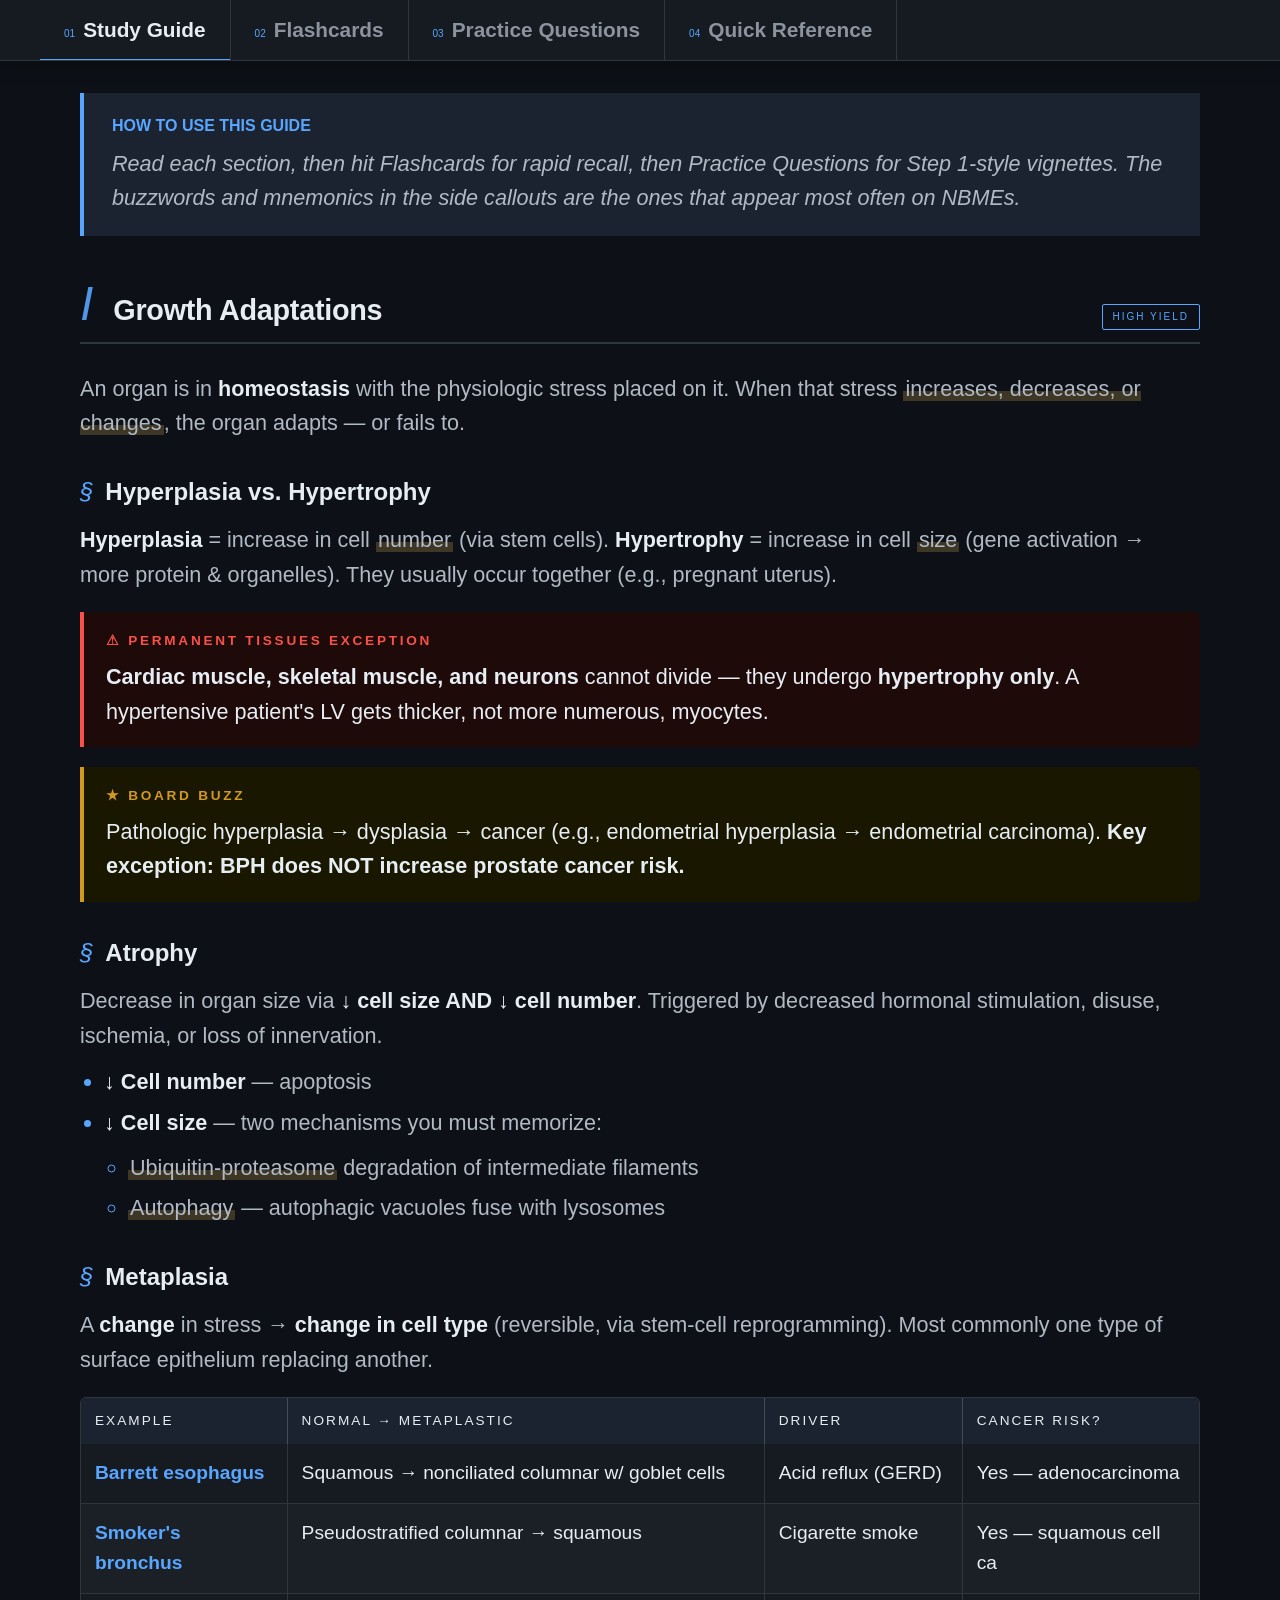
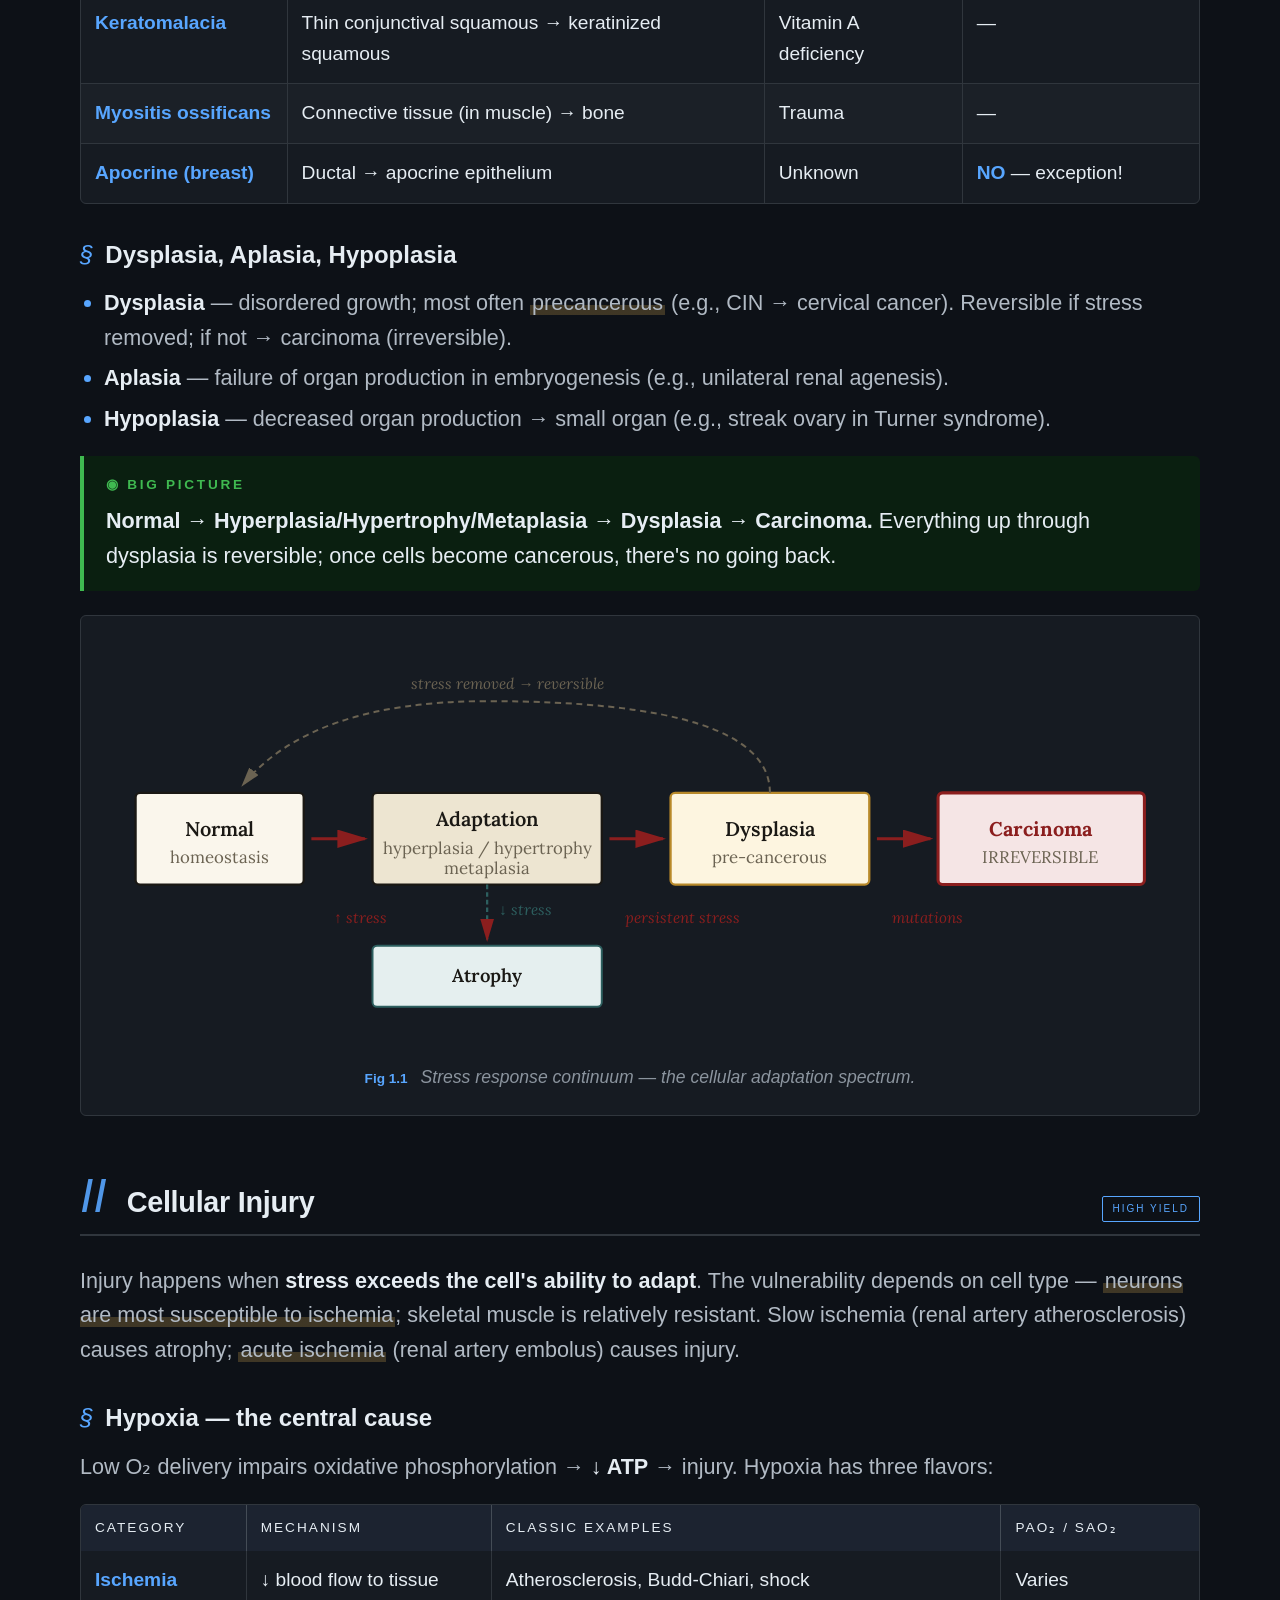
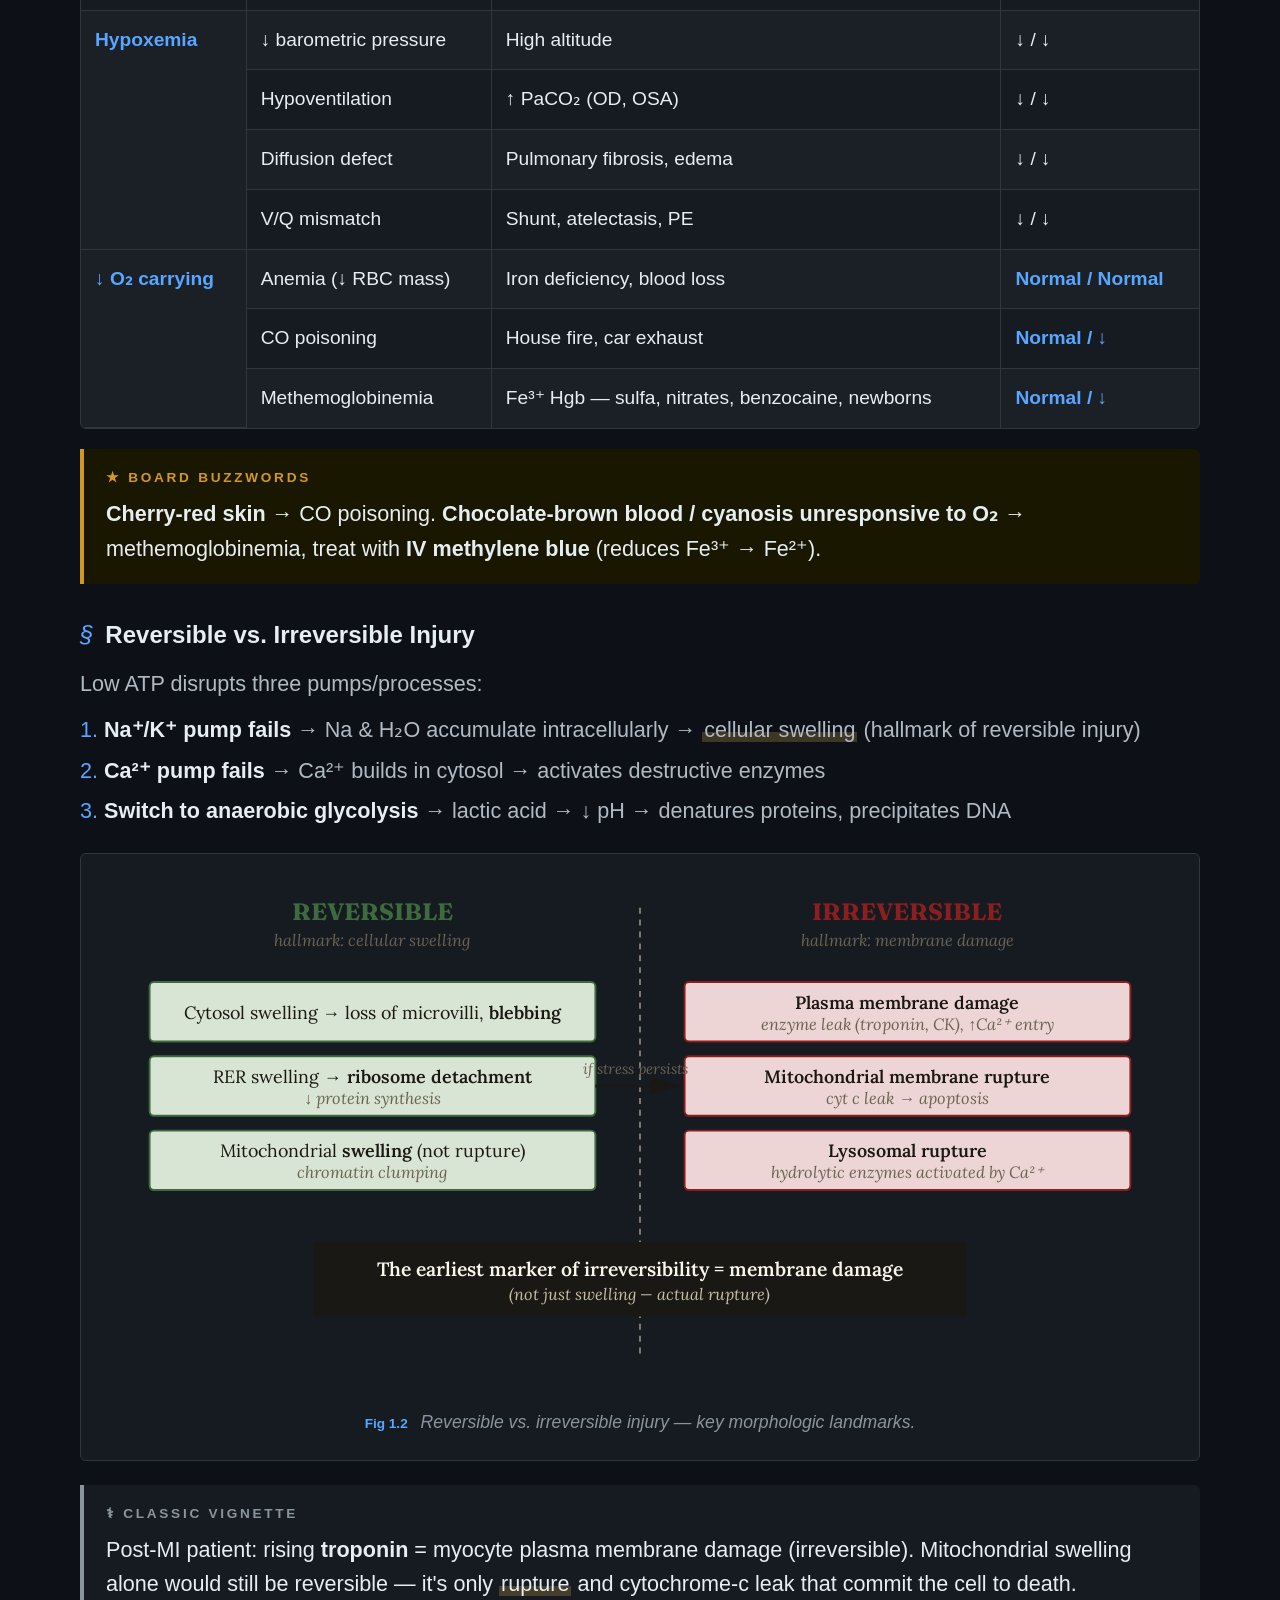
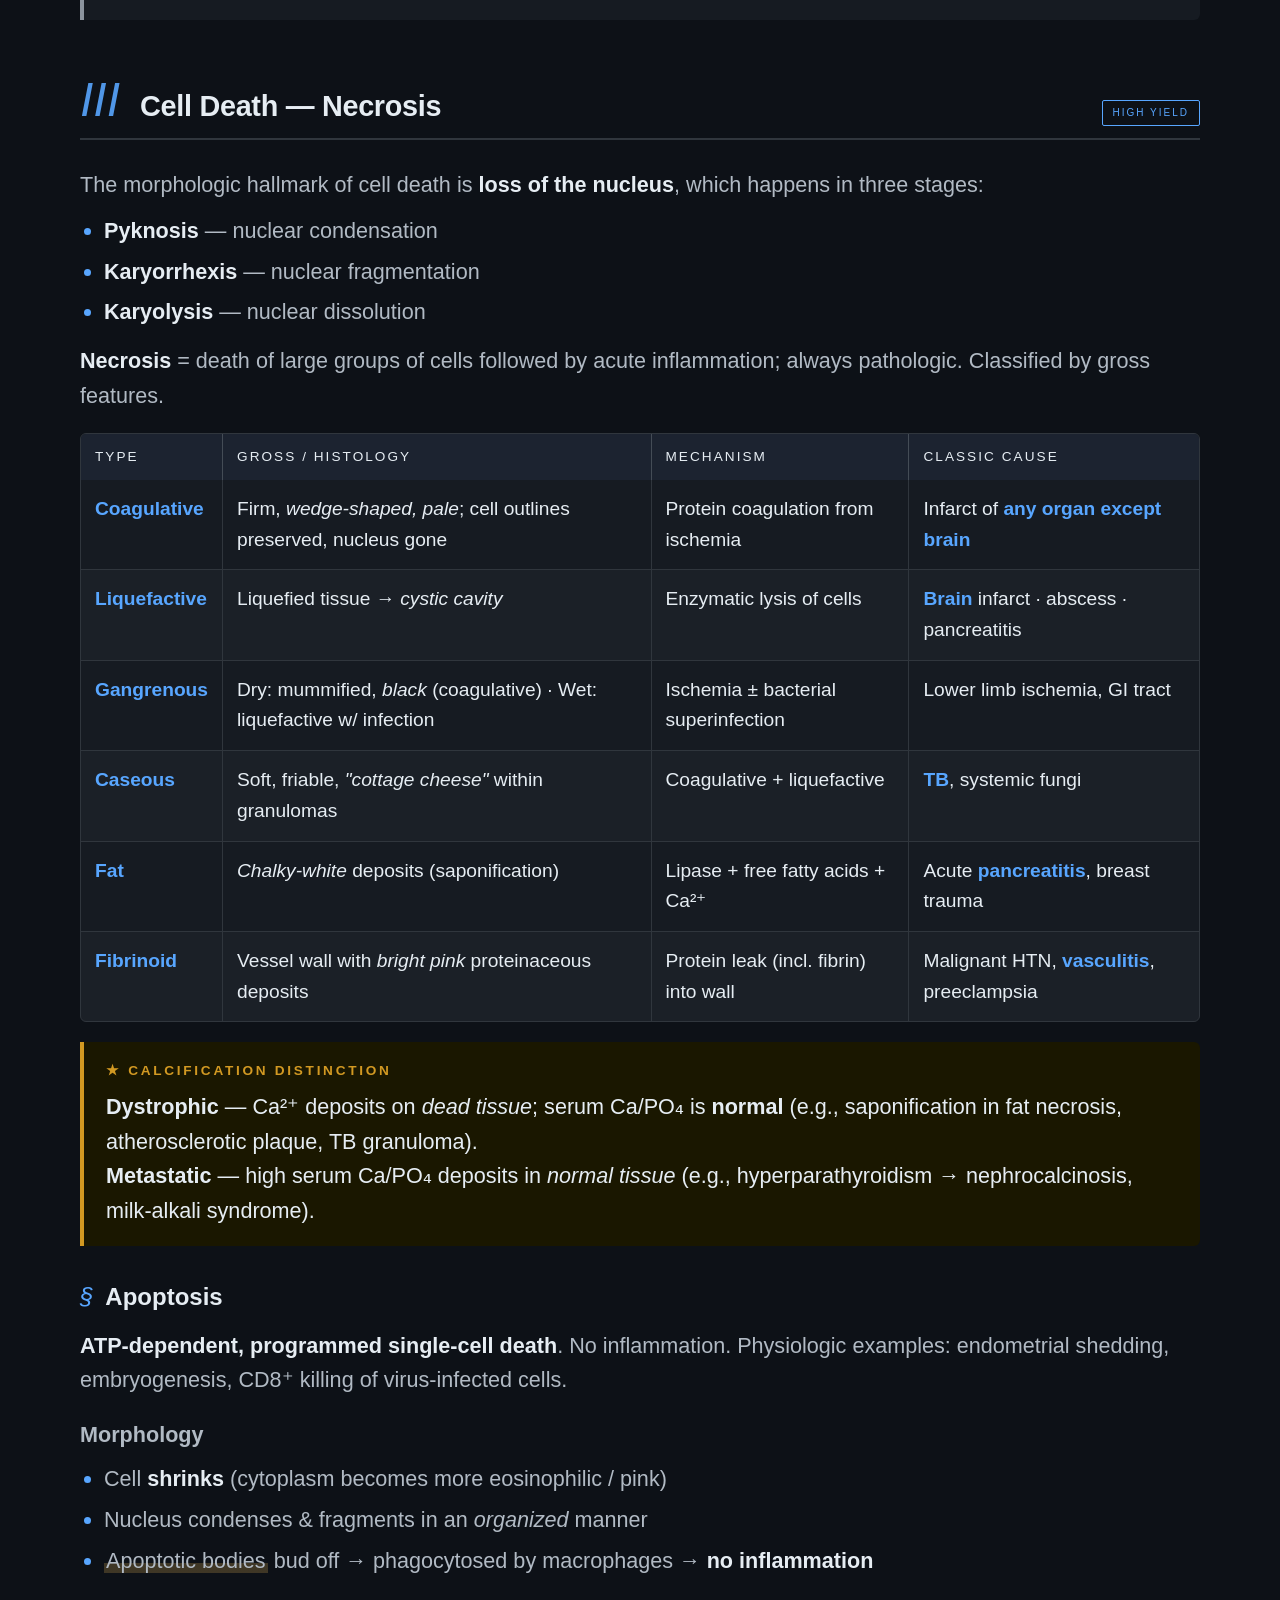
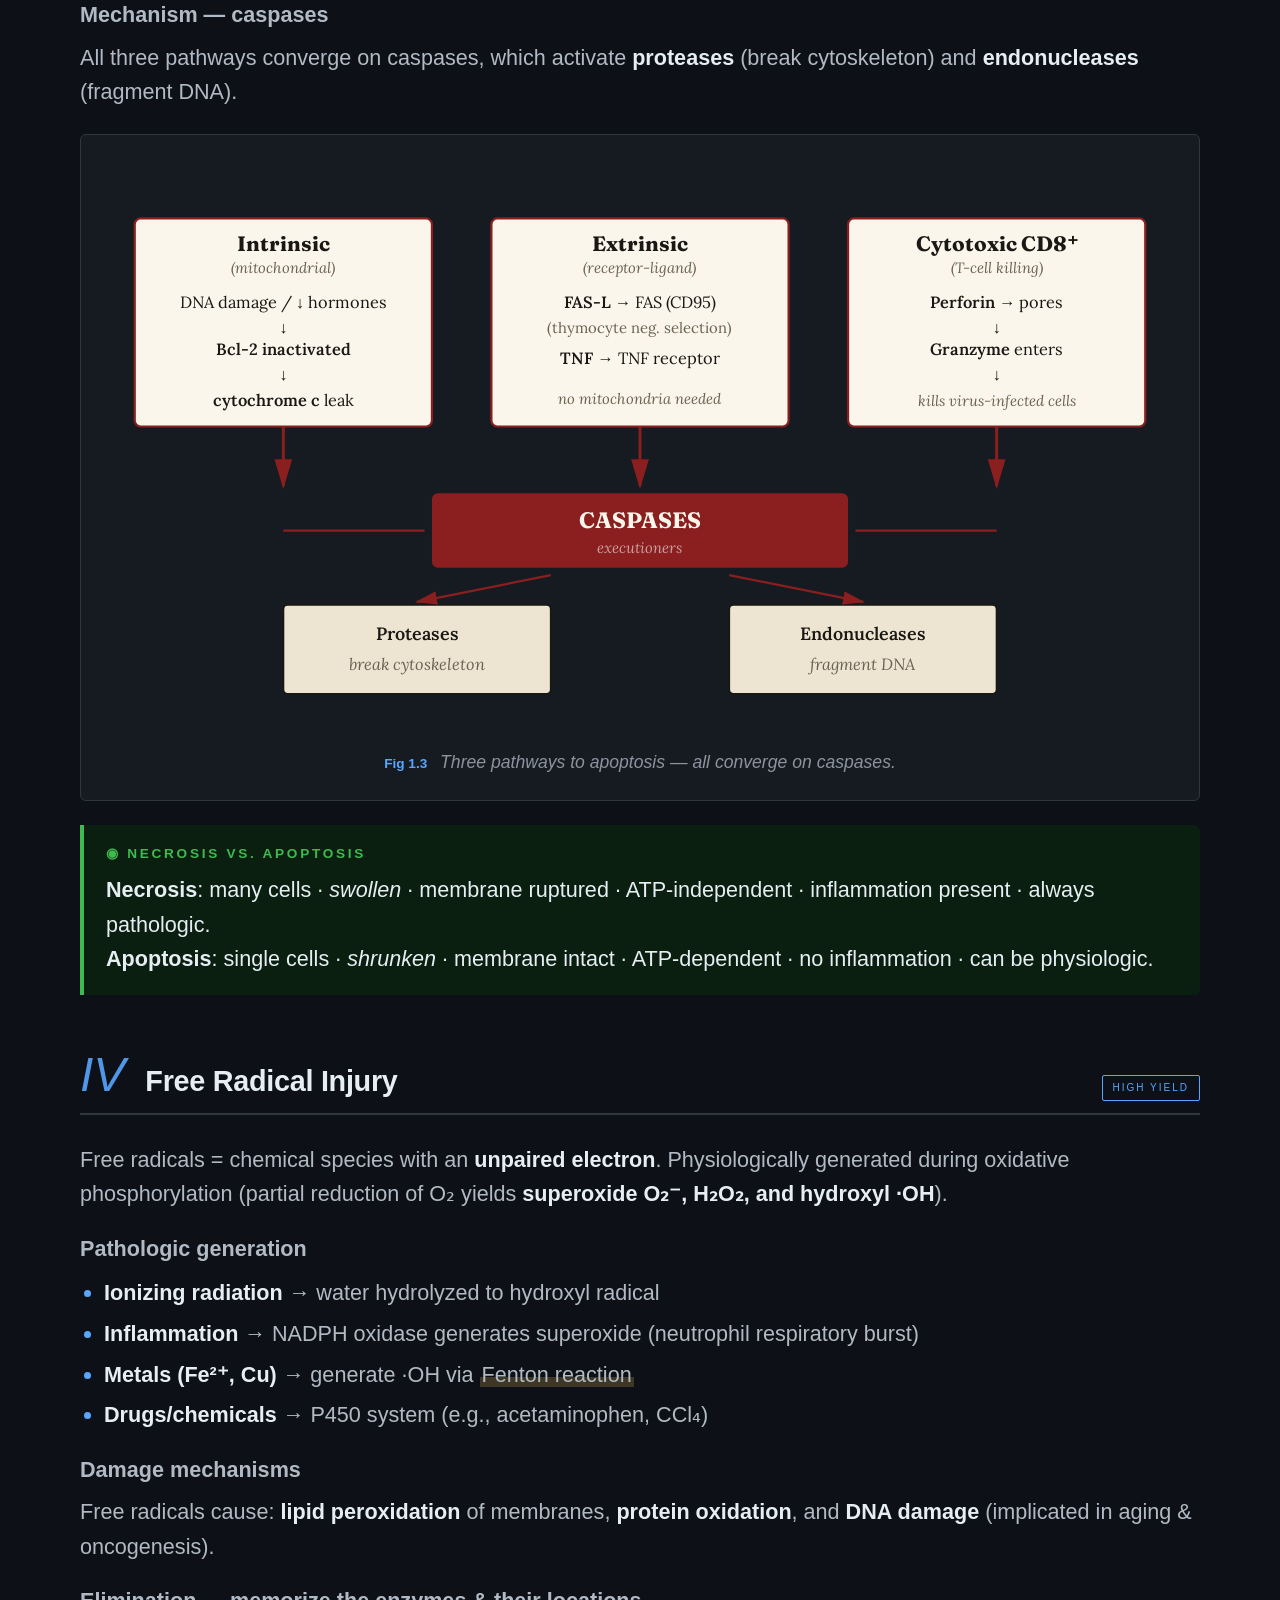
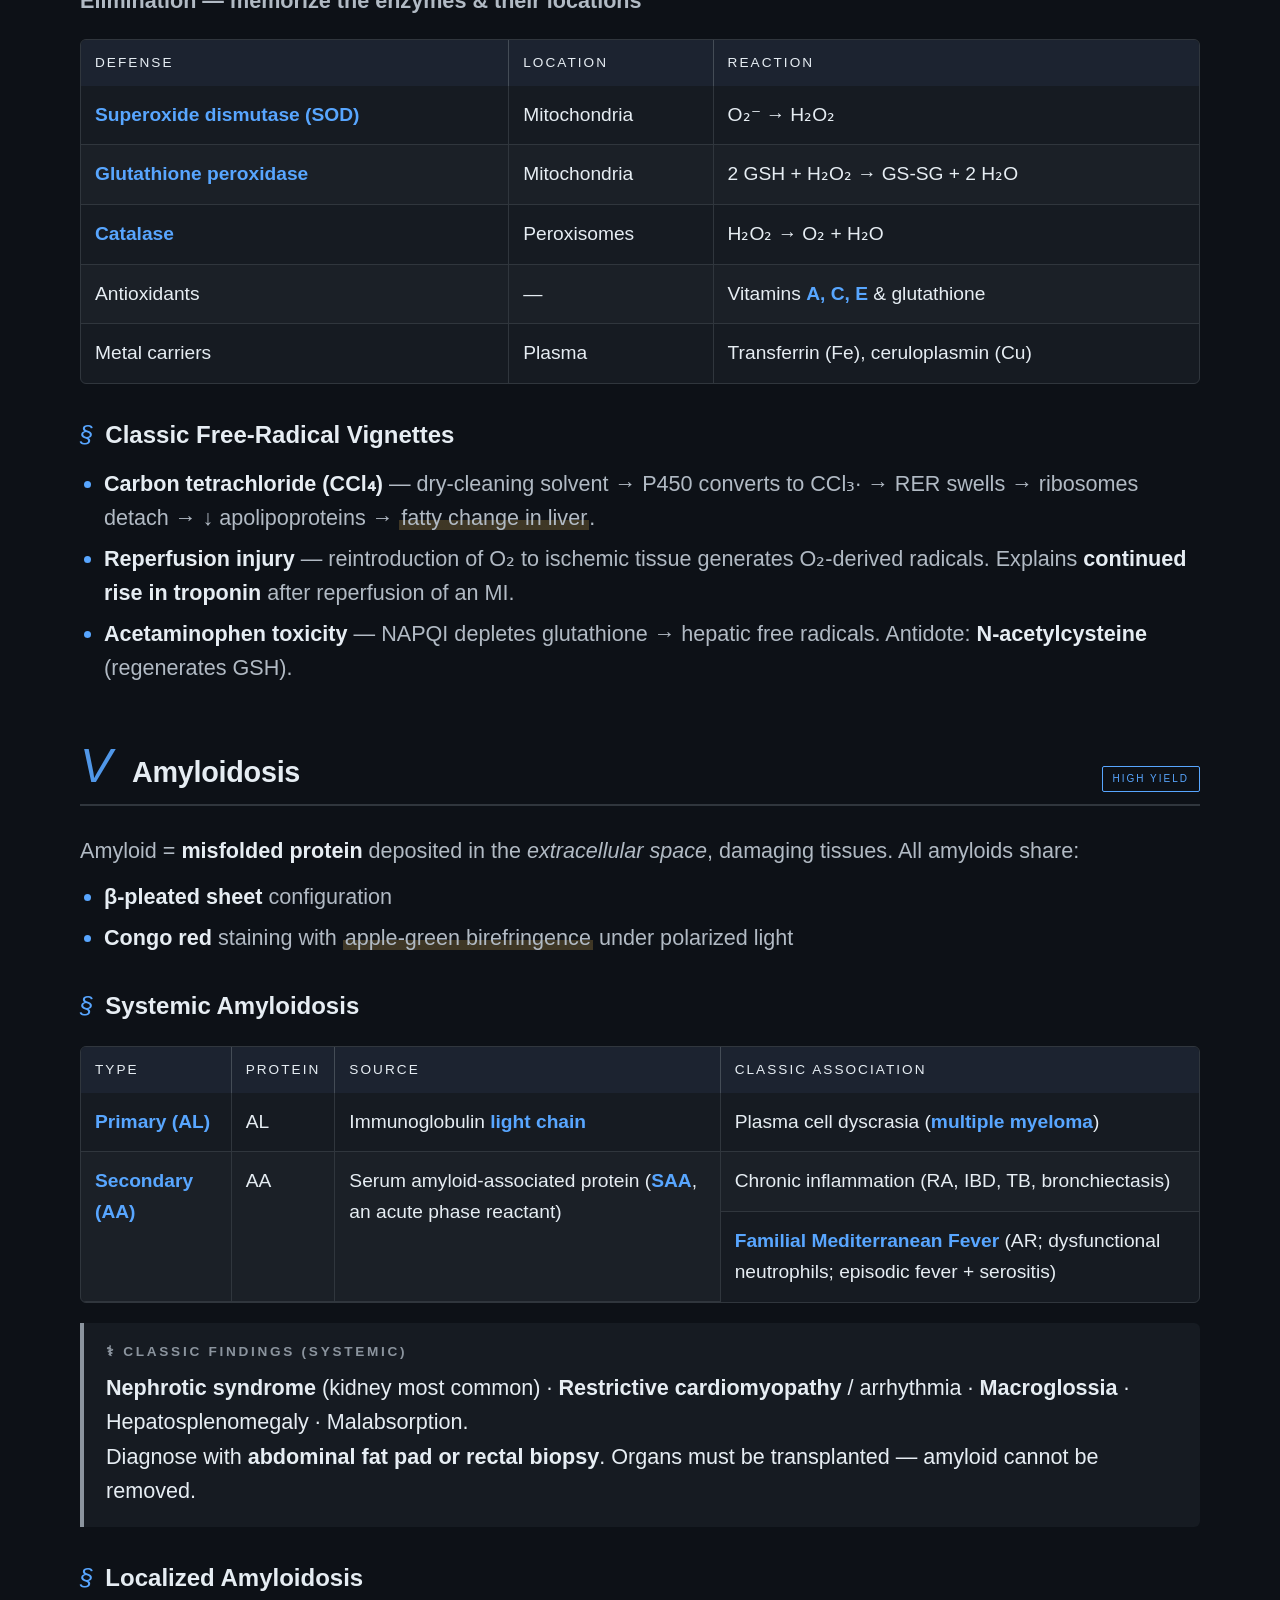
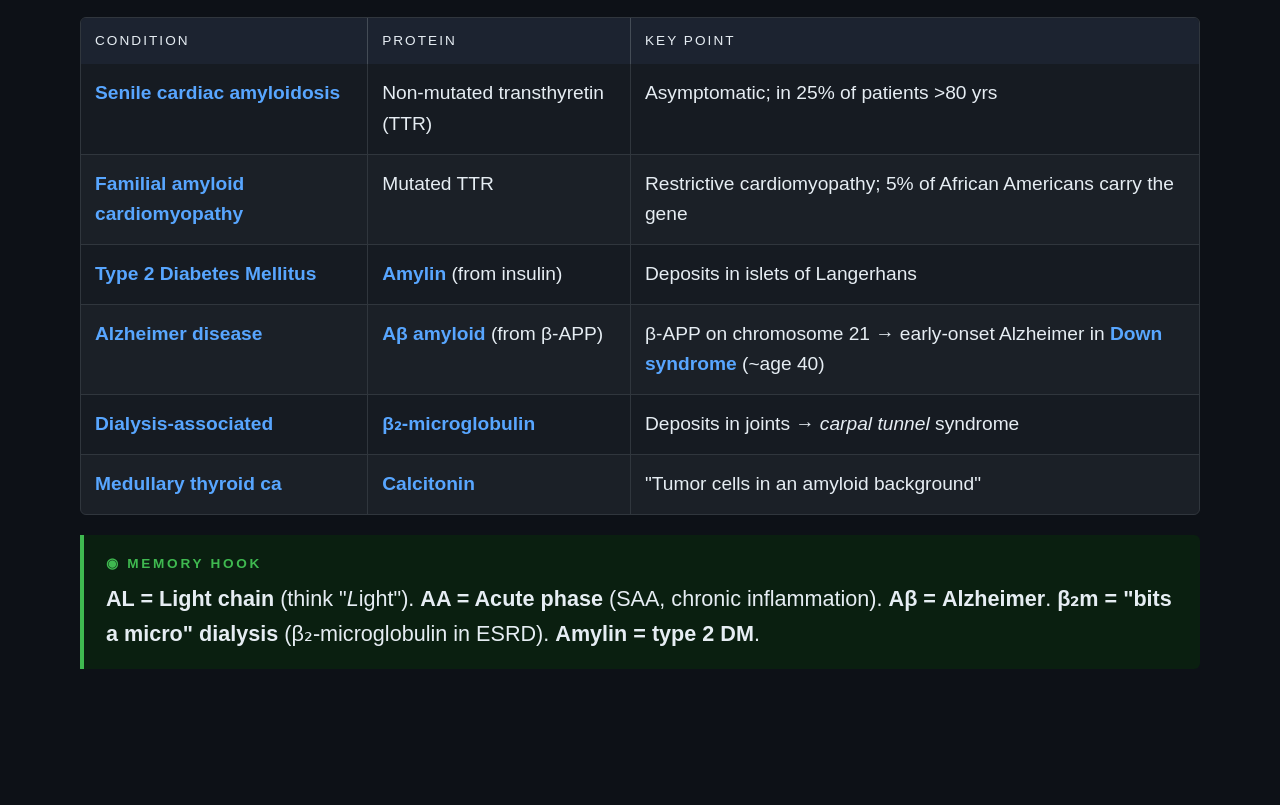
<file: pathoma/worksheets/ch1.html>
<!DOCTYPE html>
<html lang="en">
<head>
<meta charset="UTF-8">
<meta name="viewport" content="width=device-width, initial-scale=1.0">
<title>Pathoma Ch. 1 — Step 1 Worksheet</title>
<link rel="preconnect" href="https://fonts.googleapis.com">
<link rel="preconnect" href="https://fonts.gstatic.com" crossorigin>
<link href="https://fonts.googleapis.com/css2?family=Fraunces:ital,opsz,wght@0,9..144,400;0,9..144,600;0,9..144,700;0,9..144,800;1,9..144,400&family=Lora:ital,wght@0,400;0,500;0,600;1,400&family=JetBrains+Mono:wght@400;500;600&display=swap" rel="stylesheet">
<script>
  // App-embedded: always dark mode
  document.documentElement.setAttribute('data-theme','dark');
</script>
<style>
  :root{
    --ink:#1a1814;
    --ink-soft:#3a352c;
    --ink-faint:#6b6352;
    --paper:#f5efe2;
    --paper-warm:#ede5d1;
    --paper-cream:#faf6ec;
    --accent:#8b1e1e;
    --accent-dark:#6b1515;
    --accent-soft:#c9a1a1;
    --gold:#b8892a;
    --teal:#2d5f5f;
    --teal-light:#7ea8a8;
    --success:#3d6b3d;
    --success-bg:#d9e5d4;
    --error:#8b1e1e;
    --error-bg:#edd5d5;
    --rule:#c9beaa;
    --rule-dark:#a89a80;
    --shadow:0 4px 0 rgba(26,24,20,.06), 0 18px 40px rgba(26,24,20,.08);
    --callout-buzz:#fdf5e0;
    --callout-mnem:#e5efef;
    --callout-warn:#f5e5e5;
    --callout-clin:#eae3d0;
    --explanation-bg:#ede5d1;
    --noise-opacity:.5;
    --bg-gradient-1:rgba(184,137,42,0.06);
    --bg-gradient-2:rgba(45,95,95,0.05);
  }
  [data-theme="dark"]{
    --ink:#ebe2cb;
    --ink-soft:#c0b495;
    --ink-faint:#8a7f6a;
    --paper:#14110c;
    --paper-warm:#1c1812;
    --paper-cream:#221d16;
    --accent:#e07a77;
    --accent-dark:#f08f8c;
    --accent-soft:#9a5050;
    --gold:#d4a850;
    --teal:#8ab5b5;
    --teal-light:#355f5f;
    --success:#8fb98a;
    --success-bg:#1f3020;
    --error:#e07a77;
    --error-bg:#3d1f1f;
    --rule:#3a342a;
    --rule-dark:#5a5140;
    --shadow:0 4px 0 rgba(0,0,0,.4), 0 18px 40px rgba(0,0,0,.65);
    --callout-buzz:#2a2413;
    --callout-mnem:#17252a;
    --callout-warn:#2e1818;
    --callout-clin:#22201a;
    --explanation-bg:#1e1a14;
    --noise-opacity:.15;
    --bg-gradient-1:rgba(212,168,80,0.04);
    --bg-gradient-2:rgba(138,181,181,0.03);
  }

  /* Dark-mode-specific element overrides (for things that can't just rely on var flipping) */
  [data-theme="dark"] .callout.buzzword{background:var(--callout-buzz)}
  [data-theme="dark"] .callout.mnemonic{background:var(--callout-mnem)}
  [data-theme="dark"] .callout.warning{background:var(--callout-warn)}
  [data-theme="dark"] .callout.clinical{background:var(--callout-clin)}
  [data-theme="dark"] .explanation{background:var(--explanation-bg)}
  [data-theme="dark"] em.highlight{background:linear-gradient(180deg,transparent 60%, rgba(212,168,80,.25) 60%)}
  [data-theme="dark"] table.ref th{background:var(--paper-cream);color:var(--ink);border-right-color:var(--rule-dark)}
  [data-theme="dark"] table.ref tr:nth-child(even) td{background:rgba(255,240,220,.025)}
  [data-theme="dark"] .tab:hover{background:rgba(224,122,119,.08)}
  [data-theme="dark"] nav.tabs{box-shadow:0 2px 20px rgba(0,0,0,.4)}
  [data-theme="dark"] .flash-face.back{background:#2a1f1f;color:var(--ink)}
  [data-theme="dark"] .flash-face.back .flash-q{color:var(--ink)}
  [data-theme="dark"] .flash-face.back .flash-tag{color:var(--accent);border-color:var(--accent)}
  [data-theme="dark"] .quiz-footer{background:#2a1f1f;color:var(--ink)}
  [data-theme="dark"] .quiz-footer p{color:var(--ink-soft)}
  [data-theme="dark"] .quiz-footer .btn{background:var(--accent);color:var(--paper);border-color:var(--accent)}
  [data-theme="dark"] .review-banner{background:#2a1818}
  [data-theme="dark"] .review-banner strong{color:var(--accent-dark)}
  [data-theme="dark"] footer{background:var(--paper-warm)}

  /* Theme transitions (applied to commonly-colored surfaces) */
  body,.masthead,nav.tabs,.tab,.panel,.callout,.chapter-intro,.diagram,.tbl-wrap,table.ref td,table.ref th,.flashcard,.flash-face,.option,.btn,.chip,.review-pill,.vignette,.explanation,.question,.topic-filter,.practice-tools,.review-banner,.quiz-footer,.empty-state,.theme-toggle,footer{
    transition:background-color .3s ease, border-color .3s ease, color .3s ease, box-shadow .3s ease;
  }

  /* Theme toggle button */
  .theme-toggle{
    position:fixed;top:16px;right:16px;z-index:100;
    width:46px;height:46px;border-radius:50%;
    background:var(--paper-cream);border:1px solid var(--rule-dark);color:var(--ink);
    cursor:pointer;display:flex;align-items:center;justify-content:center;
    box-shadow:0 4px 14px rgba(0,0,0,.12);
    transition:transform .35s cubic-bezier(.4,0,.2,1), background-color .25s, color .25s, border-color .25s, box-shadow .25s;
  }
  .theme-toggle:hover{transform:rotate(20deg) scale(1.08);background:var(--accent);color:var(--paper-cream);border-color:var(--accent);box-shadow:0 6px 18px rgba(0,0,0,.2)}
  .theme-toggle:active{transform:rotate(20deg) scale(.96)}
  .theme-toggle svg{display:none}
  :root:not([data-theme="dark"]) .theme-toggle .icon-moon{display:block}
  [data-theme="dark"] .theme-toggle .icon-sun{display:block}
  [data-theme="dark"] .theme-toggle{box-shadow:0 4px 14px rgba(0,0,0,.5)}
  @media (max-width:640px){
    .theme-toggle{top:10px;right:10px;width:40px;height:40px}
    .theme-toggle svg{width:18px;height:18px}
  }
  *{box-sizing:border-box;margin:0;padding:0}
  html{scroll-behavior:smooth}
  body{
    font-family:'Lora',Georgia,serif;
    background:var(--paper);
    color:var(--ink);
    line-height:1.6;
    font-size:16px;
    background-image:
      radial-gradient(ellipse 800px 400px at 10% 0%, var(--bg-gradient-1), transparent 60%),
      radial-gradient(ellipse 600px 300px at 90% 100%, var(--bg-gradient-2), transparent 60%);
    min-height:100vh;
  }
  body::before{
    content:'';position:fixed;inset:0;pointer-events:none;z-index:1;
    background-image:url("data:image/svg+xml,%3Csvg xmlns='http://www.w3.org/2000/svg' width='100' height='100'%3E%3Cfilter id='n'%3E%3CfeTurbulence baseFrequency='0.9' numOctaves='2' seed='5'/%3E%3CfeColorMatrix values='0 0 0 0 0.2 0 0 0 0 0.15 0 0 0 0 0.1 0 0 0 0.03 0'/%3E%3C/filter%3E%3Crect width='100' height='100' filter='url(%23n)'/%3E%3C/svg%3E");
    opacity:var(--noise-opacity);
    transition:opacity .3s ease;
  }

  .masthead{position:relative;z-index:2;padding:64px 40px 40px;border-bottom:1px solid var(--rule);background:linear-gradient(180deg, var(--paper-cream) 0%, var(--paper) 100%)}
  .masthead-inner{max-width:1200px;margin:0 auto}
  .eyebrow{font-family:'JetBrains Mono',monospace;font-size:11px;letter-spacing:.28em;text-transform:uppercase;color:var(--accent);margin-bottom:18px;display:flex;align-items:center;gap:12px}
  .eyebrow::after{content:'';height:1px;background:var(--accent);flex:1;max-width:80px;opacity:.4}
  h1.title{font-family:'Fraunces',serif;font-weight:800;font-size:clamp(2.2rem,5vw,4rem);line-height:1.02;letter-spacing:-.02em;color:var(--ink);margin-bottom:14px}
  h1.title em{font-style:italic;font-weight:400;color:var(--accent)}
  .subtitle{font-family:'Fraunces',serif;font-weight:400;font-style:italic;font-size:1.15rem;color:var(--ink-soft);max-width:720px;margin-bottom:28px}
  .meta-strip{display:flex;gap:28px;flex-wrap:wrap;padding-top:22px;border-top:1px solid var(--rule);font-family:'JetBrains Mono',monospace;font-size:11px;letter-spacing:.15em;text-transform:uppercase;color:var(--ink-faint)}
  .meta-strip span strong{color:var(--ink);font-weight:600}

  nav.tabs{position:sticky;top:0;z-index:10;background:var(--paper-cream);border-bottom:2px solid var(--ink);box-shadow:0 2px 20px rgba(26,24,20,.06)}
  .tabs-inner{max-width:1200px;margin:0 auto;display:flex;overflow-x:auto;scrollbar-width:none}
  .tabs-inner::-webkit-scrollbar{display:none}
  .tab{flex:0 0 auto;padding:18px 24px;background:transparent;border:none;border-right:1px solid var(--rule);font-family:'Fraunces',serif;font-size:.95rem;font-weight:600;color:var(--ink-faint);cursor:pointer;transition:all .2s;position:relative;white-space:nowrap}
  .tab:hover{color:var(--ink);background:rgba(139,30,30,.04)}
  .tab.active{color:var(--ink)}
  .tab.active::after{content:'';position:absolute;left:0;right:0;bottom:-2px;height:3px;background:var(--accent)}
  .tab .tab-num{font-family:'JetBrains Mono',monospace;font-size:10px;color:var(--accent);margin-right:8px;font-weight:500}

  main{position:relative;z-index:2;max-width:1200px;margin:0 auto;padding:48px 40px 120px}
  .panel{display:none}
  .panel.active{display:block;animation:fadeIn .4s ease}
  @keyframes fadeIn{from{opacity:0;transform:translateY(8px)}to{opacity:1;transform:translateY(0)}}

  .chapter-intro{border-left:4px solid var(--accent);padding:20px 28px;background:var(--paper-cream);margin-bottom:44px;font-family:'Fraunces',serif;font-style:italic;font-size:1.05rem;color:var(--ink-soft)}
  .chapter-intro strong{font-style:normal;font-weight:700;display:block;font-family:'JetBrains Mono',monospace;font-size:11px;letter-spacing:.2em;text-transform:uppercase;margin-bottom:8px;color:var(--accent)}

  section.study-section{margin-bottom:56px;scroll-margin-top:100px}
  .section-header{display:flex;align-items:baseline;gap:20px;padding-bottom:12px;border-bottom:2px solid var(--ink);margin-bottom:28px}
  .section-num{font-family:'Fraunces',serif;font-style:italic;font-weight:300;font-size:3.5rem;line-height:1;color:var(--accent);opacity:.9}
  .section-title{font-family:'Fraunces',serif;font-weight:700;font-size:2rem;line-height:1.1;letter-spacing:-.01em;flex:1}
  .section-tag{font-family:'JetBrains Mono',monospace;font-size:10px;letter-spacing:.2em;text-transform:uppercase;color:var(--ink-faint);padding:4px 10px;border:1px solid var(--rule-dark);border-radius:2px}
  .section-tag.hy{color:var(--accent);border-color:var(--accent)}

  h3.concept{font-family:'Fraunces',serif;font-weight:700;font-size:1.35rem;margin:32px 0 12px;color:var(--ink);display:flex;align-items:center;gap:12px}
  h3.concept::before{content:'§';color:var(--accent);font-weight:400;font-style:italic}
  h4.sub{font-family:'Fraunces',serif;font-weight:600;font-size:1.1rem;margin:20px 0 8px;color:var(--ink-soft)}
  p{margin-bottom:12px;color:var(--ink-soft)}
  strong{color:var(--ink);font-weight:600}
  em.highlight{background:linear-gradient(180deg,transparent 60%, rgba(184,137,42,.35) 60%);font-style:normal;font-weight:500;padding:0 2px}
  ul,ol{margin:10px 0 14px 24px;color:var(--ink-soft)}
  li{margin-bottom:6px}
  li::marker{color:var(--accent)}

  .callout{padding:18px 22px;margin:20px 0;border-left:4px solid;border-radius:0 6px 6px 0;font-size:.95rem}
  .callout-label{font-family:'JetBrains Mono',monospace;font-size:10px;letter-spacing:.2em;text-transform:uppercase;font-weight:600;margin-bottom:8px;display:block}
  .callout.buzzword{border-color:var(--gold);background:#fdf5e0}
  .callout.buzzword .callout-label{color:var(--gold)}
  .callout.mnemonic{border-color:var(--teal);background:#e5efef}
  .callout.mnemonic .callout-label{color:var(--teal)}
  .callout.warning{border-color:var(--accent);background:#f5e5e5}
  .callout.warning .callout-label{color:var(--accent)}
  .callout.clinical{border-color:var(--ink);background:#eae3d0}
  .callout.clinical .callout-label{color:var(--ink)}

  .tbl-wrap{overflow-x:auto;margin:20px 0;border:1px solid var(--rule-dark);border-radius:2px;background:var(--paper-cream)}
  table.ref{width:100%;border-collapse:collapse;font-size:.9rem}
  table.ref th{background:var(--ink);color:var(--paper);font-family:'JetBrains Mono',monospace;font-weight:500;font-size:10px;letter-spacing:.15em;text-transform:uppercase;padding:12px 14px;text-align:left;border-right:1px solid var(--ink-soft)}
  table.ref th:last-child{border-right:none}
  table.ref td{padding:14px;border-bottom:1px solid var(--rule);border-right:1px solid var(--rule);vertical-align:top}
  table.ref td:last-child{border-right:none}
  table.ref tr:last-child td{border-bottom:none}
  table.ref tr:nth-child(even) td{background:rgba(201,190,170,.12)}
  table.ref td strong{color:var(--accent)}

  .diagram{margin:24px 0;padding:24px;background:var(--paper-cream);border:1px solid var(--rule);border-radius:4px;text-align:center}
  .diagram svg{max-width:100%;height:auto}
  .diagram-caption{margin-top:14px;font-family:'Fraunces',serif;font-style:italic;font-size:.9rem;color:var(--ink-faint)}
  .diagram-caption strong{font-style:normal;font-family:'JetBrains Mono',monospace;font-size:10px;letter-spacing:.15em;text-transform:uppercase;color:var(--accent);margin-right:8px}

  /* Flashcards */
  .flash-intro{text-align:center;margin-bottom:32px}
  .flash-counter{font-family:'JetBrains Mono',monospace;font-size:11px;letter-spacing:.2em;text-transform:uppercase;color:var(--ink-faint);margin-bottom:20px}
  .flash-counter strong{color:var(--accent);font-size:14px}
  .flashcard{max-width:640px;margin:0 auto;height:360px;perspective:2000px;cursor:pointer}
  .flashcard-inner{position:relative;width:100%;height:100%;transition:transform .6s cubic-bezier(.4,0,.2,1);transform-style:preserve-3d}
  .flashcard.flipped .flashcard-inner{transform:rotateY(180deg)}
  .flash-face{position:absolute;inset:0;backface-visibility:hidden;padding:44px;border:1px solid var(--rule-dark);border-radius:6px;background:var(--paper-cream);box-shadow:var(--shadow);display:flex;flex-direction:column;justify-content:center;align-items:center;text-align:center}
  .flash-face.back{transform:rotateY(180deg);background:var(--ink);color:var(--paper)}
  .flash-face.back .flash-q{color:var(--paper-warm)}
  .flash-face.back .flash-tag{color:var(--accent-soft);border-color:var(--accent-soft)}
  .flash-tag{font-family:'JetBrains Mono',monospace;font-size:10px;letter-spacing:.2em;text-transform:uppercase;color:var(--accent);padding:4px 12px;border:1px solid var(--accent);border-radius:2px;margin-bottom:28px}
  .flash-q{font-family:'Fraunces',serif;font-size:1.4rem;line-height:1.3;color:var(--ink);max-width:520px;font-weight:500}
  .flash-q em{font-style:italic;color:var(--accent)}
  .flash-q.small{font-size:1.1rem;line-height:1.45}
  .flash-hint{position:absolute;bottom:18px;font-family:'JetBrains Mono',monospace;font-size:10px;letter-spacing:.2em;text-transform:uppercase;color:var(--ink-faint);opacity:.6}
  .flash-face.back .flash-hint{color:var(--paper-warm);opacity:.5}
  .flash-controls{max-width:640px;margin:28px auto 0;display:flex;gap:12px;justify-content:center;flex-wrap:wrap}

  .btn{padding:12px 24px;border:1px solid var(--ink);background:var(--paper-cream);color:var(--ink);font-family:'JetBrains Mono',monospace;font-size:11px;letter-spacing:.15em;text-transform:uppercase;font-weight:500;cursor:pointer;transition:all .2s;border-radius:2px}
  .btn:hover{background:var(--ink);color:var(--paper)}
  .btn.primary{background:var(--accent);color:var(--paper-cream);border-color:var(--accent)}
  .btn.primary:hover{background:var(--accent-dark)}
  .btn:disabled{opacity:.4;cursor:not-allowed}
  .btn:disabled:hover{background:var(--paper-cream);color:var(--ink)}

  /* Topic Filter (shared by flashcards + practice) */
  .topic-filter{margin-bottom:28px;padding:18px 22px;background:var(--paper-cream);border:1px solid var(--rule-dark);border-radius:4px}
  .filter-label{display:block;font-family:'JetBrains Mono',monospace;font-size:10px;letter-spacing:.2em;text-transform:uppercase;color:var(--ink-faint);margin-bottom:12px;font-weight:600}
  .chip-row{display:flex;flex-wrap:wrap;gap:8px}
  .chip{padding:7px 14px;border:1px solid var(--rule-dark);background:var(--paper);color:var(--ink-soft);font-family:'JetBrains Mono',monospace;font-size:10px;letter-spacing:.12em;text-transform:uppercase;font-weight:500;cursor:pointer;transition:all .15s;border-radius:20px;display:inline-flex;align-items:center;gap:8px;line-height:1}
  .chip:hover{border-color:var(--ink);color:var(--ink)}
  .chip.active{background:var(--ink);color:var(--paper-cream);border-color:var(--ink)}
  .chip.chip-all{border-style:dashed}
  .chip.chip-all.active{background:var(--accent);border-color:var(--accent);border-style:solid}
  .chip-count{background:var(--rule);color:var(--ink);font-size:9px;padding:2px 7px;border-radius:10px;font-weight:600;letter-spacing:.05em}
  .chip.active .chip-count{background:var(--paper-warm);color:var(--ink)}
  .chip.chip-all.active .chip-count{background:var(--paper-cream);color:var(--accent)}
  .chip:disabled{opacity:.35;cursor:not-allowed}

  /* Practice tools row (review-missed pill) */
  .practice-tools{display:flex;gap:10px;flex-wrap:wrap;margin-bottom:22px;align-items:center}
  .review-pill{padding:9px 16px;border:1px solid var(--accent);background:var(--paper-cream);color:var(--accent);font-family:'JetBrains Mono',monospace;font-size:10px;letter-spacing:.15em;text-transform:uppercase;font-weight:600;cursor:pointer;transition:all .15s;border-radius:20px;display:inline-flex;align-items:center;gap:8px;line-height:1}
  .review-pill:hover:not(:disabled){background:var(--accent);color:var(--paper-cream)}
  .review-pill:disabled{opacity:.35;cursor:not-allowed;border-color:var(--rule-dark);color:var(--ink-faint)}
  .review-pill.active{background:var(--accent);color:var(--paper-cream)}
  .miss-count{background:var(--accent);color:var(--paper-cream);padding:2px 8px;border-radius:10px;font-size:9px;font-weight:700}
  .review-pill:hover:not(:disabled) .miss-count,.review-pill.active .miss-count{background:var(--paper-cream);color:var(--accent)}
  .review-pill:disabled .miss-count{background:var(--rule-dark);color:var(--paper-cream)}

  /* Review banner */
  .review-banner{padding:14px 20px;margin-bottom:24px;background:var(--ink);color:var(--paper-cream);border-radius:3px;font-family:'JetBrains Mono',monospace;font-size:11px;letter-spacing:.1em;text-transform:uppercase;display:flex;justify-content:space-between;align-items:center;flex-wrap:wrap;gap:12px}
  .review-banner strong{color:var(--accent-soft)}
  .review-banner button{background:var(--accent);color:var(--paper-cream);border:none;padding:7px 14px;font-family:inherit;font-size:10px;letter-spacing:.15em;text-transform:uppercase;cursor:pointer;border-radius:2px;font-weight:600;transition:background .15s}
  .review-banner button:hover{background:var(--accent-dark)}

  /* Hidden/filtered questions */
  .question.hidden{display:none}

  /* Per-question retry button */
  .q-retry{margin-top:14px;background:transparent;border:1px solid var(--ink-faint);color:var(--ink-faint);padding:7px 14px;font-family:'JetBrains Mono',monospace;font-size:10px;letter-spacing:.15em;text-transform:uppercase;font-weight:500;cursor:pointer;border-radius:20px;transition:all .15s}
  .q-retry:hover{background:var(--ink);color:var(--paper-cream);border-color:var(--ink)}

  /* Empty state */
  .empty-state{padding:60px 30px;text-align:center;border:1px dashed var(--rule-dark);border-radius:4px;background:var(--paper-cream);margin:20px 0}
  .empty-state p{color:var(--ink-faint);font-style:italic;font-family:'Fraunces',serif;font-size:1.05rem}

  /* Practice */
  .practice-header{display:flex;justify-content:space-between;align-items:flex-end;margin-bottom:24px;padding-bottom:20px;border-bottom:2px solid var(--ink);gap:24px;flex-wrap:wrap}
  .practice-header h2{font-family:'Fraunces',serif;font-weight:700;font-size:2rem}
  .practice-header p{margin-top:4px;font-size:.95rem}
  .score-box{text-align:right;font-family:'JetBrains Mono',monospace}
  .score-val{font-size:2.2rem;font-weight:500;color:var(--accent);line-height:1}
  .score-label{font-size:10px;letter-spacing:.2em;text-transform:uppercase;color:var(--ink-faint);margin-top:4px}
  .progress-track{height:4px;background:var(--rule);border-radius:2px;overflow:hidden;margin-bottom:40px}
  .progress-fill{height:100%;background:var(--accent);width:0%;transition:width .4s}

  .question{margin-bottom:48px;padding-bottom:40px;border-bottom:1px dashed var(--rule-dark)}
  .question:last-child{border-bottom:none}
  .q-image{margin-bottom:20px;padding:22px 24px;background:var(--paper-cream);border:1px solid var(--rule-dark);border-radius:4px;text-align:center}
  .q-image svg{max-width:100%;height:auto;color:var(--ink);display:block;margin:0 auto}
  .q-image .img-caption{margin-top:12px;font-family:'JetBrains Mono',monospace;font-size:10px;letter-spacing:.15em;text-transform:uppercase;color:var(--ink-faint)}
  [data-theme="dark"] .q-image{background:var(--paper-warm)}
  .q-meta{display:flex;justify-content:space-between;align-items:center;margin-bottom:16px;font-family:'JetBrains Mono',monospace;font-size:10px;letter-spacing:.2em;text-transform:uppercase}
  .q-num{color:var(--accent);font-weight:600}
  .q-topic{color:var(--ink-faint)}
  .vignette{font-family:'Lora',serif;font-size:1.02rem;line-height:1.7;margin-bottom:20px;padding:22px 26px;background:var(--paper-cream);border-left:3px solid var(--ink);color:var(--ink)}
  .vignette strong{font-weight:600}
  .q-prompt{font-family:'Fraunces',serif;font-weight:600;font-size:1.1rem;margin-bottom:18px;color:var(--ink)}
  .options{list-style:none;margin:0;padding:0}
  .option{display:block;width:100%;text-align:left;padding:14px 20px;margin-bottom:10px;border:1px solid var(--rule-dark);background:var(--paper-cream);font-family:'Lora',serif;font-size:.98rem;color:var(--ink);cursor:pointer;transition:all .15s;border-radius:3px;line-height:1.5}
  .option:hover:not(:disabled){background:var(--paper-warm);border-color:var(--ink)}
  .option:disabled{cursor:default}
  .opt-letter{display:inline-block;width:28px;font-family:'JetBrains Mono',monospace;font-weight:600;color:var(--accent)}
  .option.correct{background:var(--success-bg);border-color:var(--success);border-width:2px}
  .option.correct .opt-letter{color:var(--success)}
  .option.incorrect{background:var(--error-bg);border-color:var(--error);border-width:2px;opacity:.75}
  .option.incorrect .opt-letter{color:var(--error)}
  .explanation{margin-top:18px;padding:18px 22px;background:#ede5d1;border:1px solid var(--rule-dark);border-radius:3px;font-size:.95rem;line-height:1.6;display:none}
  .explanation.show{display:block;animation:fadeIn .3s}
  .explanation-header{font-family:'JetBrains Mono',monospace;font-size:10px;letter-spacing:.2em;text-transform:uppercase;font-weight:600;margin-bottom:10px;color:var(--accent)}
  .explanation strong{color:var(--ink)}
  .explanation .ans-key{display:inline-block;padding:2px 8px;background:var(--success);color:var(--paper-cream);font-family:'JetBrains Mono',monospace;font-size:11px;letter-spacing:.1em;margin-right:8px;border-radius:2px;text-transform:uppercase}

  .quiz-footer{margin-top:48px;padding:28px;text-align:center;background:var(--ink);color:var(--paper);border-radius:4px}
  .quiz-footer h3{font-family:'Fraunces',serif;font-weight:700;font-size:1.6rem;margin-bottom:12px}
  .quiz-footer p{color:var(--paper-warm);margin-bottom:20px}
  .quiz-footer .btn{background:var(--accent);border-color:var(--accent);color:var(--paper)}

  .ref-section{margin-bottom:48px}
  .ref-section h2{font-family:'Fraunces',serif;font-weight:700;font-size:1.8rem;margin-bottom:8px;padding-bottom:10px;border-bottom:2px solid var(--ink)}
  .ref-section p.lead{font-style:italic;margin-bottom:18px;color:var(--ink-faint)}

  footer{position:relative;z-index:2;border-top:1px solid var(--rule);background:var(--paper-cream);padding:40px;text-align:center;font-family:'JetBrains Mono',monospace;font-size:10px;letter-spacing:.2em;text-transform:uppercase;color:var(--ink-faint)}
  footer p{margin-bottom:4px}

  @media (max-width:640px){
    .masthead{padding:40px 20px 28px}
    main{padding:32px 20px 80px}
    .section-num{font-size:2.5rem}
    .section-title{font-size:1.5rem}
    .tab{padding:14px 16px;font-size:.85rem}
    .flashcard{height:340px}
    .flash-face{padding:28px}
    .flash-q{font-size:1.15rem}
  }

  /* ── App Integration Overrides ─────────────────────────────────── */
  .masthead, .theme-toggle, footer { display: none !important; }
  body::before { display: none; }

  [data-theme="dark"] {
    --ink:          #e6edf3;
    --ink-soft:     #b1bac4;
    --ink-faint:    #8b949e;
    --paper:        #0d1117;
    --paper-warm:   #161b22;
    --paper-cream:  #1c2330;
    --accent:       #58a6ff;
    --accent-dark:  #79c0ff;
    --accent-soft:  #2d4a6b;
    --gold:         #d29922;
    --teal:         #3fb950;
    --teal-light:   #152b1b;
    --success:      #3fb950;
    --success-bg:   #0d2318;
    --error:        #f85149;
    --error-bg:     #2d1010;
    --rule:         #30363d;
    --rule-dark:    #444c56;
    --shadow:       0 2px 8px rgba(0,0,0,.6);
    --callout-buzz: #1a1700;
    --callout-mnem: #0a1f10;
    --callout-warn: #1f0a0a;
    --callout-clin: #161b22;
    --explanation-bg: #1c2330;
    --bg-gradient-1: transparent;
    --bg-gradient-2: transparent;
  }

  body {
    font-family: -apple-system, BlinkMacSystemFont, 'Segoe UI', sans-serif;
    font-size: 1.4rem;
    background: #0d1117;
  }

  h1.title   { font-family: -apple-system, BlinkMacSystemFont, 'Segoe UI', sans-serif; font-size: 2rem; }
  h2, h3, h4 { font-family: -apple-system, BlinkMacSystemFont, 'Segoe UI', sans-serif; }
  .section-title  { font-family: -apple-system, BlinkMacSystemFont, 'Segoe UI', sans-serif; font-size: 1.8rem; }
  .section-num    { font-family: -apple-system, BlinkMacSystemFont, 'Segoe UI', sans-serif; font-size: 3rem; }
  h3.concept      { font-family: -apple-system, BlinkMacSystemFont, 'Segoe UI', sans-serif; font-size: 1.5rem; }
  h4.sub          { font-family: -apple-system, BlinkMacSystemFont, 'Segoe UI', sans-serif; font-size: 1.35rem; }

  nav.tabs {
    background: #161b22;
    border-bottom: 1px solid #30363d;
    box-shadow: none;
    top: 0;
  }
  .tab {
    font-family: -apple-system, BlinkMacSystemFont, 'Segoe UI', sans-serif;
    font-size: 1.3rem;
    font-weight: 600;
    color: #8b949e;
    border-right-color: #30363d;
  }
  .tab.active { color: #e6edf3; }
  .tab.active::after { background: #58a6ff; }
  .tab:hover { color: #e6edf3; background: rgba(88,166,255,.07); }
  .tab .tab-num { font-family: inherit; color: #58a6ff; }

  main { padding: 32px 40px 80px; }
  .chapter-intro {
    border-left-color: #58a6ff;
    background: #1c2330;
    font-family: -apple-system, BlinkMacSystemFont, 'Segoe UI', sans-serif;
    font-size: 1.35rem;
  }
  .chapter-intro strong { font-family: inherit; letter-spacing: normal; font-size: 1rem; color: #58a6ff; }

  .section-header { border-bottom-color: #30363d; }
  .section-tag { font-family: inherit; border-color: #444c56; }
  .section-tag.hy { color: #58a6ff; border-color: #58a6ff; }

  .callout { font-size: 1.35rem; }
  .callout-label { font-family: inherit; font-size: .85rem; }
  .callout.buzzword { border-color: #d29922; }
  .callout.buzzword .callout-label { color: #d29922; }
  .callout.mnemonic { border-color: #3fb950; }
  .callout.mnemonic .callout-label { color: #3fb950; }
  .callout.warning  { border-color: #f85149; }
  .callout.warning  .callout-label { color: #f85149; }
  .callout.clinical { border-color: #8b949e; }
  .callout.clinical .callout-label { color: #8b949e; }

  table.ref { font-size: 1.2rem; }
  table.ref th {
    font-family: inherit;
    font-size: .85rem;
    background: #21262d;
    color: #e6edf3;
    border-right-color: #444c56;
  }
  table.ref td { border-color: #30363d; }
  table.ref td strong { color: #58a6ff; }
  table.ref tr:nth-child(even) td { background: rgba(88,166,255,.04); }

  .flash-tag  { font-family: inherit; font-size: .9rem; color: #58a6ff; border-color: #58a6ff; }
  .flash-q    { font-family: inherit; font-size: 1.5rem; }
  .flash-hint { font-family: inherit; font-size: .85rem; }
  .flashcard  { max-width: 700px; }
  .flash-face { background: #1c2330; border-color: #30363d; }
  .flash-face.back { background: #21262d; }
  .flash-face.back .flash-q { color: #e6edf3; }
  .flash-counter { font-family: inherit; font-size: 1rem; }
  .flash-counter strong { color: #58a6ff; font-size: 1.2rem; }

  .btn {
    font-family: -apple-system, BlinkMacSystemFont, 'Segoe UI', sans-serif;
    font-size: 1rem; letter-spacing: normal; text-transform: none;
    border-radius: 6px; border-color: #30363d; background: #21262d; color: #e6edf3;
  }
  .btn:hover { background: #30363d; color: #e6edf3; }
  .btn.primary { background: #58a6ff; border-color: #58a6ff; color: #0d1117; }
  .btn.primary:hover { background: #79c0ff; }

  .topic-filter { background: #1c2330; border-color: #30363d; border-radius: 6px; }
  .filter-label { font-family: inherit; font-size: 1rem; letter-spacing: normal; text-transform: none; }
  .chip {
    font-family: inherit; font-size: 1rem; letter-spacing: normal; text-transform: none;
    border-radius: 6px; border-color: #30363d; background: #161b22; color: #8b949e;
  }
  .chip.active { background: #58a6ff; border-color: #58a6ff; color: #0d1117; }
  .chip.chip-all.active { background: #58a6ff; border-color: #58a6ff; }
  .chip-count { font-size: .8rem; background: #30363d; color: #8b949e; }
  .chip.active .chip-count { background: rgba(13,17,23,.3); color: #0d1117; }

  .vignette {
    font-family: -apple-system, BlinkMacSystemFont, 'Segoe UI', sans-serif;
    font-size: 1.35rem; background: #1c2330; border-left-color: #58a6ff;
  }
  .q-prompt { font-family: inherit; font-size: 1.35rem; }
  .q-meta { font-family: inherit; font-size: .9rem; }
  .q-num { color: #58a6ff; }
  .option {
    font-family: inherit; font-size: 1.3rem;
    background: #1c2330; border-color: #30363d; color: #e6edf3; border-radius: 6px;
  }
  .option:hover:not(:disabled) { background: #21262d; border-color: #58a6ff; }
  .option.correct  { background: #0d2318; border-color: #3fb950; }
  .option.correct .opt-letter { color: #3fb950; }
  .option.incorrect { background: #2d1010; border-color: #f85149; }
  .option.incorrect .opt-letter { color: #f85149; }
  .opt-letter { font-family: inherit; color: #58a6ff; }
  .explanation { background: #1c2330; border-color: #30363d; font-size: 1.3rem; }
  .explanation-header { font-family: inherit; font-size: .9rem; color: #58a6ff; }
  .explanation .ans-key { background: #3fb950; font-family: inherit; font-size: .9rem; }

  .review-pill {
    font-family: inherit; font-size: 1rem; letter-spacing: normal; text-transform: none;
    border-radius: 6px; border-color: #58a6ff; color: #58a6ff; background: transparent;
  }
  .review-pill:hover:not(:disabled) { background: #58a6ff; color: #0d1117; }
  .review-pill.active { background: #58a6ff; color: #0d1117; }
  .miss-count { background: #58a6ff; color: #0d1117; }
  .review-pill:hover:not(:disabled) .miss-count, .review-pill.active .miss-count { background: #0d1117; color: #58a6ff; }

  .review-banner {
    background: #21262d; color: #e6edf3; border-radius: 6px; font-family: inherit;
    font-size: 1.1rem; text-transform: none; letter-spacing: normal;
  }
  .review-banner strong { color: #58a6ff; }
  .review-banner button {
    background: #58a6ff; color: #0d1117; border-radius: 6px;
    font-family: inherit; font-size: .9rem; text-transform: none; letter-spacing: normal;
  }
  .review-banner button:hover { background: #79c0ff; }

  .quiz-footer {
    background: #161b22; border-radius: 6px; font-family: inherit;
  }
  .quiz-footer h3 { font-family: inherit; font-size: 1.6rem; }
  .quiz-footer p { color: #8b949e; font-size: 1.3rem; }
  .quiz-footer .btn { background: #58a6ff; border-color: #58a6ff; color: #0d1117; }

  .q-retry {
    font-family: inherit; font-size: .9rem; letter-spacing: normal; text-transform: none;
    border-radius: 6px; border-color: #444c56; color: #8b949e;
  }
  .q-retry:hover { background: #21262d; border-color: #58a6ff; color: #58a6ff; }

  .empty-state { background: #161b22; border-color: #30363d; border-radius: 6px; }
  .empty-state p { font-family: inherit; font-size: 1.35rem; }

  .ref-section h2 { font-family: inherit; border-bottom-color: #30363d; font-size: 1.8rem; }
  .ref-section p.lead { font-size: 1.3rem; }

  .tbl-wrap { border-color: #30363d; background: #161b22; border-radius: 6px; }

  .diagram { background: #161b22; border-color: #30363d; border-radius: 6px; }
  .diagram-caption { font-family: inherit; font-size: 1.1rem; }
  .diagram-caption strong { font-family: inherit; font-size: .85rem; text-transform: none; letter-spacing: normal; color: #58a6ff; }

  .score-box { font-family: inherit; }
  .score-val { font-size: 2.2rem; color: #58a6ff; }
  .score-label { font-family: inherit; font-size: .9rem; text-transform: none; letter-spacing: normal; }
  .progress-track { background: #30363d; }
  .progress-fill { background: #58a6ff; }

  em.highlight { background: linear-gradient(180deg, transparent 60%, rgba(88,166,255,.25) 60%); }
  li::marker { color: #58a6ff; }
  h3.concept::before { color: #58a6ff; }
  strong { color: #e6edf3; }
  p, li { color: #b1bac4; font-size: 1.35rem; }
  h3.concept { font-size: 1.5rem; color: #e6edf3; }
  h4.sub { font-size: 1.35rem; color: #b1bac4; }

</style>
</head>
<body>

<button class="theme-toggle" id="theme-toggle" aria-label="Toggle dark mode" title="Toggle dark mode">
  <svg class="icon-moon" width="20" height="20" viewBox="0 0 24 24" fill="none" stroke="currentColor" stroke-width="2" stroke-linecap="round" stroke-linejoin="round" aria-hidden="true"><path d="M21 12.79A9 9 0 1 1 11.21 3 7 7 0 0 0 21 12.79z"/></svg>
  <svg class="icon-sun" width="20" height="20" viewBox="0 0 24 24" fill="none" stroke="currentColor" stroke-width="2" stroke-linecap="round" stroke-linejoin="round" aria-hidden="true"><circle cx="12" cy="12" r="4"/><path d="M12 2v2M12 20v2M4.93 4.93l1.41 1.41M17.66 17.66l1.41 1.41M2 12h2M20 12h2M6.34 17.66l-1.41 1.41M19.07 4.93l-1.41 1.41"/></svg>
</button>

<header class="masthead">
  <div class="masthead-inner">
    <div class="eyebrow">Pathology · Chapter I · Step 1 Review</div>
    <h1 class="title">Growth Adaptations,<br>Cellular Injury &amp; <em>Cell Death</em></h1>
    <p class="subtitle">An interactive worksheet distilled from Pathoma Ch. 1 and cross-referenced with First Aid &amp; Robbins — optimized for the clinical vignettes you'll face on Step 1.</p>
    <div class="meta-strip">
      <span><strong>141</strong>&nbsp;&nbsp;Vignette Questions</span>
      <span><strong>52</strong>&nbsp;&nbsp;Flashcards</span>
      <span><strong>11</strong>&nbsp;&nbsp;Image-based</span>
      <span><strong>HIGH</strong>&nbsp;&nbsp;Yield</span>
    </div>
  </div>
</header>

<nav class="tabs">
  <div class="tabs-inner">
    <button class="tab active" data-panel="study"><span class="tab-num">01</span>Study Guide</button>
    <button class="tab" data-panel="flash"><span class="tab-num">02</span>Flashcards</button>
    <button class="tab" data-panel="practice"><span class="tab-num">03</span>Practice Questions</button>
    <button class="tab" data-panel="ref"><span class="tab-num">04</span>Quick Reference</button>
  </div>
</nav>

<main>
  <!-- ═══════════════ STUDY GUIDE ═══════════════ -->
  <div class="panel active" id="panel-study">

    <div class="chapter-intro">
      <strong>How to use this guide</strong>
      Read each section, then hit <em>Flashcards</em> for rapid recall, then <em>Practice Questions</em> for Step 1-style vignettes. The buzzwords and mnemonics in the side callouts are the ones that appear most often on NBMEs.
    </div>

    <!-- ═══ Section 1: Growth Adaptations ═══ -->
    <section class="study-section" id="s1">
      <div class="section-header">
        <div class="section-num">I</div>
        <h2 class="section-title">Growth Adaptations</h2>
        <span class="section-tag hy">High Yield</span>
      </div>

      <p>An organ is in <strong>homeostasis</strong> with the physiologic stress placed on it. When that stress <em class="highlight">increases, decreases, or changes</em>, the organ adapts — or fails to.</p>

      <h3 class="concept">Hyperplasia vs. Hypertrophy</h3>
      <p><strong>Hyperplasia</strong> = increase in cell <em class="highlight">number</em> (via stem cells). <strong>Hypertrophy</strong> = increase in cell <em class="highlight">size</em> (gene activation → more protein &amp; organelles). They usually occur together (e.g., pregnant uterus).</p>

      <div class="callout warning">
        <span class="callout-label">⚠ Permanent Tissues Exception</span>
        <strong>Cardiac muscle, skeletal muscle, and neurons</strong> cannot divide — they undergo <strong>hypertrophy only</strong>. A hypertensive patient's LV gets thicker, not more numerous, myocytes.
      </div>
      <div class="callout buzzword">
        <span class="callout-label">★ Board Buzz</span>
        Pathologic hyperplasia → dysplasia → cancer (e.g., endometrial hyperplasia → endometrial carcinoma). <strong>Key exception: BPH does NOT increase prostate cancer risk.</strong>
      </div>

      <h3 class="concept">Atrophy</h3>
      <p>Decrease in organ size via <strong>↓ cell size AND ↓ cell number</strong>. Triggered by decreased hormonal stimulation, disuse, ischemia, or loss of innervation.</p>
      <ul>
        <li><strong>↓ Cell number</strong> — apoptosis</li>
        <li><strong>↓ Cell size</strong> — two mechanisms you must memorize:
          <ul>
            <li><em class="highlight">Ubiquitin-proteasome</em> degradation of intermediate filaments</li>
            <li><em class="highlight">Autophagy</em> — autophagic vacuoles fuse with lysosomes</li>
          </ul>
        </li>
      </ul>

      <h3 class="concept">Metaplasia</h3>
      <p>A <strong>change</strong> in stress → <strong>change in cell type</strong> (reversible, via stem-cell reprogramming). Most commonly one type of surface epithelium replacing another.</p>

      <div class="tbl-wrap">
      <table class="ref">
        <thead><tr><th>Example</th><th>Normal → Metaplastic</th><th>Driver</th><th>Cancer risk?</th></tr></thead>
        <tbody>
          <tr><td><strong>Barrett esophagus</strong></td><td>Squamous → nonciliated columnar w/ goblet cells</td><td>Acid reflux (GERD)</td><td>Yes — adenocarcinoma</td></tr>
          <tr><td><strong>Smoker's bronchus</strong></td><td>Pseudostratified columnar → squamous</td><td>Cigarette smoke</td><td>Yes — squamous cell ca</td></tr>
          <tr><td><strong>Keratomalacia</strong></td><td>Thin conjunctival squamous → keratinized squamous</td><td>Vitamin A deficiency</td><td>—</td></tr>
          <tr><td><strong>Myositis ossificans</strong></td><td>Connective tissue (in muscle) → bone</td><td>Trauma</td><td>—</td></tr>
          <tr><td><strong>Apocrine (breast)</strong></td><td>Ductal → apocrine epithelium</td><td>Unknown</td><td><strong>NO</strong> — exception!</td></tr>
        </tbody>
      </table>
      </div>

      <h3 class="concept">Dysplasia, Aplasia, Hypoplasia</h3>
      <ul>
        <li><strong>Dysplasia</strong> — disordered growth; most often <em class="highlight">precancerous</em> (e.g., CIN → cervical cancer). Reversible if stress removed; if not → carcinoma (irreversible).</li>
        <li><strong>Aplasia</strong> — failure of organ production in embryogenesis (e.g., unilateral renal agenesis).</li>
        <li><strong>Hypoplasia</strong> — decreased organ production → small organ (e.g., streak ovary in Turner syndrome).</li>
      </ul>

      <div class="callout mnemonic">
        <span class="callout-label">◉ Big Picture</span>
        <strong>Normal → Hyperplasia/Hypertrophy/Metaplasia → Dysplasia → Carcinoma.</strong> Everything up through dysplasia is reversible; once cells become cancerous, there's no going back.
      </div>

      <div class="diagram">
        <svg viewBox="0 0 700 260" xmlns="http://www.w3.org/2000/svg">
          <defs>
            <marker id="arr" markerWidth="10" markerHeight="10" refX="9" refY="3" orient="auto"><polygon points="0 0, 10 3, 0 6" fill="#8b1e1e"/></marker>
            <marker id="arrDot" markerWidth="10" markerHeight="10" refX="9" refY="3" orient="auto"><polygon points="0 0, 10 3, 0 6" fill="#6b6352"/></marker>
          </defs>
          <g font-family="Lora, serif" font-size="13" fill="#1a1814">
            <rect x="20" y="100" width="110" height="60" fill="#faf6ec" stroke="#1a1814" stroke-width="1.5" rx="3"/>
            <text x="75" y="128" text-anchor="middle" font-weight="600">Normal</text>
            <text x="75" y="146" text-anchor="middle" font-size="11" fill="#6b6352">homeostasis</text>
            <rect x="175" y="100" width="150" height="60" fill="#ede5d1" stroke="#1a1814" stroke-width="1.5" rx="3"/>
            <text x="250" y="122" text-anchor="middle" font-weight="600">Adaptation</text>
            <text x="250" y="140" text-anchor="middle" font-size="11" fill="#6b6352">hyperplasia / hypertrophy</text>
            <text x="250" y="153" text-anchor="middle" font-size="11" fill="#6b6352">metaplasia</text>
            <rect x="370" y="100" width="130" height="60" fill="#fdf5e0" stroke="#b8892a" stroke-width="1.5" rx="3"/>
            <text x="435" y="128" text-anchor="middle" font-weight="600">Dysplasia</text>
            <text x="435" y="146" text-anchor="middle" font-size="11" fill="#6b6352">pre-cancerous</text>
            <rect x="545" y="100" width="135" height="60" fill="#f5e5e5" stroke="#8b1e1e" stroke-width="2" rx="3"/>
            <text x="612" y="128" text-anchor="middle" font-weight="700" fill="#8b1e1e">Carcinoma</text>
            <text x="612" y="146" text-anchor="middle" font-size="11" fill="#6b6352">IRREVERSIBLE</text>
            <line x1="135" y1="130" x2="170" y2="130" stroke="#8b1e1e" stroke-width="2" marker-end="url(#arr)"/>
            <line x1="330" y1="130" x2="365" y2="130" stroke="#8b1e1e" stroke-width="2" marker-end="url(#arr)"/>
            <line x1="505" y1="130" x2="540" y2="130" stroke="#8b1e1e" stroke-width="2" marker-end="url(#arr)"/>
            <path d="M 435 100 Q 435 40 250 40 Q 135 40 90 95" fill="none" stroke="#6b6352" stroke-width="1.3" stroke-dasharray="4 3" marker-end="url(#arrDot)"/>
            <text x="200" y="32" font-size="10" fill="#6b6352" font-style="italic">stress removed → reversible</text>
            <text x="150" y="185" font-size="10" fill="#8b1e1e" font-style="italic">↑ stress</text>
            <text x="340" y="185" font-size="10" fill="#8b1e1e" font-style="italic">persistent stress</text>
            <text x="515" y="185" font-size="10" fill="#8b1e1e" font-style="italic">mutations</text>
            <rect x="175" y="200" width="150" height="40" fill="#e5efef" stroke="#2d5f5f" stroke-width="1.3" rx="3"/>
            <text x="250" y="224" text-anchor="middle" font-size="12" font-weight="600">Atrophy</text>
            <line x1="250" y1="160" x2="250" y2="196" stroke="#2d5f5f" stroke-width="1.5" marker-end="url(#arr)" stroke-dasharray="3 2"/>
            <text x="258" y="180" font-size="10" fill="#2d5f5f" font-style="italic">↓ stress</text>
          </g>
        </svg>
        <div class="diagram-caption"><strong>Fig 1.1</strong> Stress response continuum — the cellular adaptation spectrum.</div>
      </div>
    </section>

    <!-- ═══ Section 2: Cellular Injury ═══ -->
    <section class="study-section" id="s2">
      <div class="section-header">
        <div class="section-num">II</div>
        <h2 class="section-title">Cellular Injury</h2>
        <span class="section-tag hy">High Yield</span>
      </div>

      <p>Injury happens when <strong>stress exceeds the cell's ability to adapt</strong>. The vulnerability depends on cell type — <em class="highlight">neurons are most susceptible to ischemia</em>; skeletal muscle is relatively resistant. Slow ischemia (renal artery atherosclerosis) causes atrophy; <em class="highlight">acute ischemia</em> (renal artery embolus) causes injury.</p>

      <h3 class="concept">Hypoxia — the central cause</h3>
      <p>Low O₂ delivery impairs oxidative phosphorylation → <strong>↓ ATP</strong> → injury. Hypoxia has three flavors:</p>

      <div class="tbl-wrap">
      <table class="ref">
        <thead><tr><th>Category</th><th>Mechanism</th><th>Classic Examples</th><th>PaO₂ / SaO₂</th></tr></thead>
        <tbody>
          <tr><td><strong>Ischemia</strong></td><td>↓ blood flow to tissue</td><td>Atherosclerosis, Budd-Chiari, shock</td><td>Varies</td></tr>
          <tr><td rowspan="4"><strong>Hypoxemia</strong></td><td>↓ barometric pressure</td><td>High altitude</td><td>↓ / ↓</td></tr>
          <tr><td>Hypoventilation</td><td>↑ PaCO₂ (OD, OSA)</td><td>↓ / ↓</td></tr>
          <tr><td>Diffusion defect</td><td>Pulmonary fibrosis, edema</td><td>↓ / ↓</td></tr>
          <tr><td>V/Q mismatch</td><td>Shunt, atelectasis, PE</td><td>↓ / ↓</td></tr>
          <tr><td rowspan="3"><strong>↓ O₂ carrying</strong></td><td>Anemia (↓ RBC mass)</td><td>Iron deficiency, blood loss</td><td><strong>Normal / Normal</strong></td></tr>
          <tr><td>CO poisoning</td><td>House fire, car exhaust</td><td><strong>Normal / ↓</strong></td></tr>
          <tr><td>Methemoglobinemia</td><td>Fe³⁺ Hgb — sulfa, nitrates, benzocaine, newborns</td><td><strong>Normal / ↓</strong></td></tr>
        </tbody>
      </table>
      </div>

      <div class="callout buzzword">
        <span class="callout-label">★ Board Buzzwords</span>
        <strong>Cherry-red skin</strong> → CO poisoning. <strong>Chocolate-brown blood / cyanosis unresponsive to O₂</strong> → methemoglobinemia, treat with <strong>IV methylene blue</strong> (reduces Fe³⁺ → Fe²⁺).
      </div>

      <h3 class="concept">Reversible vs. Irreversible Injury</h3>
      <p>Low ATP disrupts three pumps/processes:</p>
      <ol>
        <li><strong>Na⁺/K⁺ pump fails</strong> → Na &amp; H₂O accumulate intracellularly → <em class="highlight">cellular swelling</em> (hallmark of reversible injury)</li>
        <li><strong>Ca²⁺ pump fails</strong> → Ca²⁺ builds in cytosol → activates destructive enzymes</li>
        <li><strong>Switch to anaerobic glycolysis</strong> → lactic acid → ↓ pH → denatures proteins, precipitates DNA</li>
      </ol>

      <div class="diagram">
        <svg viewBox="0 0 720 340" xmlns="http://www.w3.org/2000/svg">
          <defs>
            <marker id="arr2" markerWidth="10" markerHeight="10" refX="9" refY="3" orient="auto"><polygon points="0 0, 10 3, 0 6" fill="#1a1814"/></marker>
          </defs>
          <g font-family="Lora, serif" font-size="12" fill="#1a1814">
            <text x="180" y="28" text-anchor="middle" font-family="Fraunces,serif" font-size="16" font-weight="700" fill="#3d6b3d">REVERSIBLE</text>
            <text x="180" y="46" text-anchor="middle" font-style="italic" font-size="11" fill="#6b6352">hallmark: cellular swelling</text>
            <text x="540" y="28" text-anchor="middle" font-family="Fraunces,serif" font-size="16" font-weight="700" fill="#8b1e1e">IRREVERSIBLE</text>
            <text x="540" y="46" text-anchor="middle" font-style="italic" font-size="11" fill="#6b6352">hallmark: membrane damage</text>
            <line x1="360" y1="20" x2="360" y2="320" stroke="#a89a80" stroke-width="1" stroke-dasharray="4 4"/>

            <rect x="30" y="70" width="300" height="40" fill="#d9e5d4" stroke="#3d6b3d" stroke-width="1.3" rx="3"/>
            <text x="180" y="95" text-anchor="middle" font-size="12">Cytosol swelling → loss of microvilli, <tspan font-weight="600">blebbing</tspan></text>
            <rect x="30" y="120" width="300" height="40" fill="#d9e5d4" stroke="#3d6b3d" stroke-width="1.3" rx="3"/>
            <text x="180" y="138" text-anchor="middle" font-size="12">RER swelling → <tspan font-weight="600">ribosome detachment</tspan></text>
            <text x="180" y="152" text-anchor="middle" font-size="11" fill="#6b6352" font-style="italic">↓ protein synthesis</text>
            <rect x="30" y="170" width="300" height="40" fill="#d9e5d4" stroke="#3d6b3d" stroke-width="1.3" rx="3"/>
            <text x="180" y="188" text-anchor="middle" font-size="12">Mitochondrial <tspan font-weight="600">swelling</tspan> (not rupture)</text>
            <text x="180" y="202" text-anchor="middle" font-size="11" fill="#6b6352" font-style="italic">chromatin clumping</text>

            <rect x="390" y="70" width="300" height="40" fill="#edd5d5" stroke="#8b1e1e" stroke-width="1.3" rx="3"/>
            <text x="540" y="88" text-anchor="middle" font-size="12"><tspan font-weight="600">Plasma membrane damage</tspan></text>
            <text x="540" y="102" text-anchor="middle" font-size="11" fill="#6b6352" font-style="italic">enzyme leak (troponin, CK), ↑Ca²⁺ entry</text>
            <rect x="390" y="120" width="300" height="40" fill="#edd5d5" stroke="#8b1e1e" stroke-width="1.3" rx="3"/>
            <text x="540" y="138" text-anchor="middle" font-size="12"><tspan font-weight="600">Mitochondrial membrane rupture</tspan></text>
            <text x="540" y="152" text-anchor="middle" font-size="11" fill="#6b6352" font-style="italic">cyt c leak → apoptosis</text>
            <rect x="390" y="170" width="300" height="40" fill="#edd5d5" stroke="#8b1e1e" stroke-width="1.3" rx="3"/>
            <text x="540" y="188" text-anchor="middle" font-size="12"><tspan font-weight="600">Lysosomal rupture</tspan></text>
            <text x="540" y="202" text-anchor="middle" font-size="11" fill="#6b6352" font-style="italic">hydrolytic enzymes activated by Ca²⁺</text>

            <rect x="140" y="245" width="440" height="50" fill="#1a1814" rx="3"/>
            <text x="360" y="268" text-anchor="middle" fill="#faf6ec" font-weight="600" font-size="13">The earliest marker of irreversibility = membrane damage</text>
            <text x="360" y="284" text-anchor="middle" fill="#c9beaa" font-size="11" font-style="italic">(not just swelling — actual rupture)</text>

            <line x1="330" y1="140" x2="385" y2="140" stroke="#1a1814" stroke-width="2" marker-end="url(#arr2)"/>
            <text x="357" y="132" text-anchor="middle" font-size="10" font-style="italic" fill="#6b6352">if stress persists</text>
          </g>
        </svg>
        <div class="diagram-caption"><strong>Fig 1.2</strong> Reversible vs. irreversible injury — key morphologic landmarks.</div>
      </div>

      <div class="callout clinical">
        <span class="callout-label">⚕ Classic Vignette</span>
        Post-MI patient: rising <strong>troponin</strong> = myocyte plasma membrane damage (irreversible). Mitochondrial swelling alone would still be reversible — it's only <em class="highlight">rupture</em> and cytochrome-c leak that commit the cell to death.
      </div>
    </section>

    <!-- ═══ Section 3: Cell Death ═══ -->
    <section class="study-section" id="s3">
      <div class="section-header">
        <div class="section-num">III</div>
        <h2 class="section-title">Cell Death — Necrosis</h2>
        <span class="section-tag hy">High Yield</span>
      </div>

      <p>The morphologic hallmark of cell death is <strong>loss of the nucleus</strong>, which happens in three stages:</p>
      <ul>
        <li><strong>Pyknosis</strong> — nuclear condensation</li>
        <li><strong>Karyorrhexis</strong> — nuclear fragmentation</li>
        <li><strong>Karyolysis</strong> — nuclear dissolution</li>
      </ul>
      <p><strong>Necrosis</strong> = death of large groups of cells followed by acute inflammation; always pathologic. Classified by gross features.</p>

      <div class="tbl-wrap">
      <table class="ref">
        <thead><tr><th>Type</th><th>Gross / Histology</th><th>Mechanism</th><th>Classic Cause</th></tr></thead>
        <tbody>
          <tr><td><strong>Coagulative</strong></td><td>Firm, <em>wedge-shaped, pale</em>; cell outlines preserved, nucleus gone</td><td>Protein coagulation from ischemia</td><td>Infarct of <strong>any organ except brain</strong></td></tr>
          <tr><td><strong>Liquefactive</strong></td><td>Liquefied tissue → <em>cystic cavity</em></td><td>Enzymatic lysis of cells</td><td><strong>Brain</strong> infarct · abscess · pancreatitis</td></tr>
          <tr><td><strong>Gangrenous</strong></td><td>Dry: mummified, <em>black</em> (coagulative) · Wet: liquefactive w/ infection</td><td>Ischemia ± bacterial superinfection</td><td>Lower limb ischemia, GI tract</td></tr>
          <tr><td><strong>Caseous</strong></td><td>Soft, friable, <em>"cottage cheese"</em> within granulomas</td><td>Coagulative + liquefactive</td><td><strong>TB</strong>, systemic fungi</td></tr>
          <tr><td><strong>Fat</strong></td><td><em>Chalky-white</em> deposits (saponification)</td><td>Lipase + free fatty acids + Ca²⁺</td><td>Acute <strong>pancreatitis</strong>, breast trauma</td></tr>
          <tr><td><strong>Fibrinoid</strong></td><td>Vessel wall with <em>bright pink</em> proteinaceous deposits</td><td>Protein leak (incl. fibrin) into wall</td><td>Malignant HTN, <strong>vasculitis</strong>, preeclampsia</td></tr>
        </tbody>
      </table>
      </div>

      <div class="callout buzzword">
        <span class="callout-label">★ Calcification Distinction</span>
        <strong>Dystrophic</strong> — Ca²⁺ deposits on <em>dead tissue</em>; serum Ca/PO₄ is <strong>normal</strong> (e.g., saponification in fat necrosis, atherosclerotic plaque, TB granuloma). <br>
        <strong>Metastatic</strong> — high serum Ca/PO₄ deposits in <em>normal tissue</em> (e.g., hyperparathyroidism → nephrocalcinosis, milk-alkali syndrome).
      </div>

      <h3 class="concept">Apoptosis</h3>
      <p><strong>ATP-dependent, programmed single-cell death</strong>. No inflammation. Physiologic examples: endometrial shedding, embryogenesis, CD8⁺ killing of virus-infected cells.</p>

      <h4 class="sub">Morphology</h4>
      <ul>
        <li>Cell <strong>shrinks</strong> (cytoplasm becomes more eosinophilic / pink)</li>
        <li>Nucleus condenses &amp; fragments in an <em>organized</em> manner</li>
        <li><em class="highlight">Apoptotic bodies</em> bud off → phagocytosed by macrophages → <strong>no inflammation</strong></li>
      </ul>

      <h4 class="sub">Mechanism — caspases</h4>
      <p>All three pathways converge on caspases, which activate <strong>proteases</strong> (break cytoskeleton) and <strong>endonucleases</strong> (fragment DNA).</p>

      <div class="diagram">
        <svg viewBox="0 0 720 380" xmlns="http://www.w3.org/2000/svg">
          <defs>
            <marker id="arr3" markerWidth="10" markerHeight="10" refX="9" refY="3" orient="auto"><polygon points="0 0, 10 3, 0 6" fill="#8b1e1e"/></marker>
          </defs>
          <g font-family="Lora, serif" font-size="12" fill="#1a1814">
            <rect x="20" y="40" width="200" height="140" fill="#faf6ec" stroke="#8b1e1e" stroke-width="1.5" rx="4"/>
            <text x="120" y="62" text-anchor="middle" font-family="Fraunces,serif" font-weight="700" font-size="14">Intrinsic</text>
            <text x="120" y="77" text-anchor="middle" font-size="10" fill="#6b6352" font-style="italic">(mitochondrial)</text>
            <text x="120" y="100" text-anchor="middle" font-size="11">DNA damage / ↓ hormones</text>
            <text x="120" y="117" text-anchor="middle" font-size="11">↓</text>
            <text x="120" y="132" text-anchor="middle" font-size="11" font-weight="600">Bcl-2 inactivated</text>
            <text x="120" y="149" text-anchor="middle" font-size="11">↓</text>
            <text x="120" y="166" text-anchor="middle" font-size="11"><tspan font-weight="600">cytochrome c</tspan> leak</text>

            <rect x="260" y="40" width="200" height="140" fill="#faf6ec" stroke="#8b1e1e" stroke-width="1.5" rx="4"/>
            <text x="360" y="62" text-anchor="middle" font-family="Fraunces,serif" font-weight="700" font-size="14">Extrinsic</text>
            <text x="360" y="77" text-anchor="middle" font-size="10" fill="#6b6352" font-style="italic">(receptor-ligand)</text>
            <text x="360" y="100" text-anchor="middle" font-size="11"><tspan font-weight="600">FAS-L</tspan> → FAS (CD95)</text>
            <text x="360" y="117" text-anchor="middle" font-size="10" fill="#6b6352">(thymocyte neg. selection)</text>
            <text x="360" y="138" text-anchor="middle" font-size="11"><tspan font-weight="600">TNF</tspan> → TNF receptor</text>
            <text x="360" y="165" text-anchor="middle" font-size="10" font-style="italic" fill="#6b6352">no mitochondria needed</text>

            <rect x="500" y="40" width="200" height="140" fill="#faf6ec" stroke="#8b1e1e" stroke-width="1.5" rx="4"/>
            <text x="600" y="62" text-anchor="middle" font-family="Fraunces,serif" font-weight="700" font-size="14">Cytotoxic CD8⁺</text>
            <text x="600" y="77" text-anchor="middle" font-size="10" fill="#6b6352" font-style="italic">(T-cell killing)</text>
            <text x="600" y="100" text-anchor="middle" font-size="11"><tspan font-weight="600">Perforin</tspan> → pores</text>
            <text x="600" y="117" text-anchor="middle" font-size="11">↓</text>
            <text x="600" y="132" text-anchor="middle" font-size="11"><tspan font-weight="600">Granzyme</tspan> enters</text>
            <text x="600" y="149" text-anchor="middle" font-size="11">↓</text>
            <text x="600" y="166" text-anchor="middle" font-size="10" fill="#6b6352" font-style="italic">kills virus-infected cells</text>

            <line x1="120" y1="180" x2="120" y2="220" stroke="#8b1e1e" stroke-width="2" marker-end="url(#arr3)"/>
            <line x1="360" y1="180" x2="360" y2="220" stroke="#8b1e1e" stroke-width="2" marker-end="url(#arr3)"/>
            <line x1="600" y1="180" x2="600" y2="220" stroke="#8b1e1e" stroke-width="2" marker-end="url(#arr3)"/>

            <rect x="220" y="225" width="280" height="50" fill="#8b1e1e" rx="4"/>
            <text x="360" y="248" text-anchor="middle" fill="#faf6ec" font-family="Fraunces,serif" font-weight="700" font-size="15">CASPASES</text>
            <text x="360" y="265" text-anchor="middle" fill="#c9a1a1" font-size="10" font-style="italic">executioners</text>
            <line x1="120" y1="250" x2="215" y2="250" stroke="#8b1e1e" stroke-width="1.5"/>
            <line x1="600" y1="250" x2="505" y2="250" stroke="#8b1e1e" stroke-width="1.5"/>

            <rect x="120" y="300" width="180" height="60" fill="#ede5d1" stroke="#1a1814" stroke-width="1.3" rx="3"/>
            <text x="210" y="324" text-anchor="middle" font-weight="600" font-size="12">Proteases</text>
            <text x="210" y="344" text-anchor="middle" font-size="11" fill="#6b6352" font-style="italic">break cytoskeleton</text>

            <rect x="420" y="300" width="180" height="60" fill="#ede5d1" stroke="#1a1814" stroke-width="1.3" rx="3"/>
            <text x="510" y="324" text-anchor="middle" font-weight="600" font-size="12">Endonucleases</text>
            <text x="510" y="344" text-anchor="middle" font-size="11" fill="#6b6352" font-style="italic">fragment DNA</text>

            <line x1="300" y1="280" x2="210" y2="298" stroke="#8b1e1e" stroke-width="1.5" marker-end="url(#arr3)"/>
            <line x1="420" y1="280" x2="510" y2="298" stroke="#8b1e1e" stroke-width="1.5" marker-end="url(#arr3)"/>
          </g>
        </svg>
        <div class="diagram-caption"><strong>Fig 1.3</strong> Three pathways to apoptosis — all converge on caspases.</div>
      </div>

      <div class="callout mnemonic">
        <span class="callout-label">◉ Necrosis vs. Apoptosis</span>
        <strong>Necrosis</strong>: many cells · <em>swollen</em> · membrane ruptured · ATP-independent · inflammation present · always pathologic.<br>
        <strong>Apoptosis</strong>: single cells · <em>shrunken</em> · membrane intact · ATP-dependent · no inflammation · can be physiologic.
      </div>
    </section>

    <!-- ═══ Section 4: Free Radical Injury ═══ -->
    <section class="study-section" id="s4">
      <div class="section-header">
        <div class="section-num">IV</div>
        <h2 class="section-title">Free Radical Injury</h2>
        <span class="section-tag hy">High Yield</span>
      </div>

      <p>Free radicals = chemical species with an <strong>unpaired electron</strong>. Physiologically generated during oxidative phosphorylation (partial reduction of O₂ yields <strong>superoxide O₂⁻, H₂O₂, and hydroxyl ·OH</strong>).</p>

      <h4 class="sub">Pathologic generation</h4>
      <ul>
        <li><strong>Ionizing radiation</strong> → water hydrolyzed to hydroxyl radical</li>
        <li><strong>Inflammation</strong> → NADPH oxidase generates superoxide (neutrophil respiratory burst)</li>
        <li><strong>Metals (Fe²⁺, Cu)</strong> → generate ·OH via <em class="highlight">Fenton reaction</em></li>
        <li><strong>Drugs/chemicals</strong> → P450 system (e.g., acetaminophen, CCl₄)</li>
      </ul>

      <h4 class="sub">Damage mechanisms</h4>
      <p>Free radicals cause: <strong>lipid peroxidation</strong> of membranes, <strong>protein oxidation</strong>, and <strong>DNA damage</strong> (implicated in aging &amp; oncogenesis).</p>

      <h4 class="sub">Elimination — memorize the enzymes &amp; their locations</h4>
      <div class="tbl-wrap">
      <table class="ref">
        <thead><tr><th>Defense</th><th>Location</th><th>Reaction</th></tr></thead>
        <tbody>
          <tr><td><strong>Superoxide dismutase (SOD)</strong></td><td>Mitochondria</td><td>O₂⁻ → H₂O₂</td></tr>
          <tr><td><strong>Glutathione peroxidase</strong></td><td>Mitochondria</td><td>2 GSH + H₂O₂ → GS-SG + 2 H₂O</td></tr>
          <tr><td><strong>Catalase</strong></td><td>Peroxisomes</td><td>H₂O₂ → O₂ + H₂O</td></tr>
          <tr><td>Antioxidants</td><td>—</td><td>Vitamins <strong>A, C, E</strong> &amp; glutathione</td></tr>
          <tr><td>Metal carriers</td><td>Plasma</td><td>Transferrin (Fe), ceruloplasmin (Cu)</td></tr>
        </tbody>
      </table>
      </div>

      <h3 class="concept">Classic Free-Radical Vignettes</h3>
      <ul>
        <li><strong>Carbon tetrachloride (CCl₄)</strong> — dry-cleaning solvent → P450 converts to CCl₃· → RER swells → ribosomes detach → ↓ apolipoproteins → <em class="highlight">fatty change in liver</em>.</li>
        <li><strong>Reperfusion injury</strong> — reintroduction of O₂ to ischemic tissue generates O₂-derived radicals. Explains <strong>continued rise in troponin</strong> after reperfusion of an MI.</li>
        <li><strong>Acetaminophen toxicity</strong> — NAPQI depletes glutathione → hepatic free radicals. Antidote: <strong>N-acetylcysteine</strong> (regenerates GSH).</li>
      </ul>
    </section>

    <!-- ═══ Section 5: Amyloidosis ═══ -->
    <section class="study-section" id="s5">
      <div class="section-header">
        <div class="section-num">V</div>
        <h2 class="section-title">Amyloidosis</h2>
        <span class="section-tag hy">High Yield</span>
      </div>

      <p>Amyloid = <strong>misfolded protein</strong> deposited in the <em>extracellular space</em>, damaging tissues. All amyloids share:</p>
      <ul>
        <li><strong>β-pleated sheet</strong> configuration</li>
        <li><strong>Congo red</strong> staining with <em class="highlight">apple-green birefringence</em> under polarized light</li>
      </ul>

      <h3 class="concept">Systemic Amyloidosis</h3>
      <div class="tbl-wrap">
      <table class="ref">
        <thead><tr><th>Type</th><th>Protein</th><th>Source</th><th>Classic Association</th></tr></thead>
        <tbody>
          <tr><td><strong>Primary (AL)</strong></td><td>AL</td><td>Immunoglobulin <strong>light chain</strong></td><td>Plasma cell dyscrasia (<strong>multiple myeloma</strong>)</td></tr>
          <tr><td rowspan="2"><strong>Secondary (AA)</strong></td><td rowspan="2">AA</td><td rowspan="2">Serum amyloid-associated protein (<strong>SAA</strong>, an acute phase reactant)</td><td>Chronic inflammation (RA, IBD, TB, bronchiectasis)</td></tr>
          <tr><td><strong>Familial Mediterranean Fever</strong> (AR; dysfunctional neutrophils; episodic fever + serositis)</td></tr>
        </tbody>
      </table>
      </div>

      <div class="callout clinical">
        <span class="callout-label">⚕ Classic Findings (systemic)</span>
        <strong>Nephrotic syndrome</strong> (kidney most common) · <strong>Restrictive cardiomyopathy</strong> / arrhythmia · <strong>Macroglossia</strong> · Hepatosplenomegaly · Malabsorption. <br>Diagnose with <strong>abdominal fat pad or rectal biopsy</strong>. Organs must be transplanted — amyloid cannot be removed.
      </div>

      <h3 class="concept">Localized Amyloidosis</h3>
      <div class="tbl-wrap">
      <table class="ref">
        <thead><tr><th>Condition</th><th>Protein</th><th>Key Point</th></tr></thead>
        <tbody>
          <tr><td><strong>Senile cardiac amyloidosis</strong></td><td>Non-mutated transthyretin (TTR)</td><td>Asymptomatic; in 25% of patients &gt;80 yrs</td></tr>
          <tr><td><strong>Familial amyloid cardiomyopathy</strong></td><td>Mutated TTR</td><td>Restrictive cardiomyopathy; 5% of African Americans carry the gene</td></tr>
          <tr><td><strong>Type 2 Diabetes Mellitus</strong></td><td><strong>Amylin</strong> (from insulin)</td><td>Deposits in islets of Langerhans</td></tr>
          <tr><td><strong>Alzheimer disease</strong></td><td><strong>Aβ amyloid</strong> (from β-APP)</td><td>β-APP on chromosome 21 → early-onset Alzheimer in <strong>Down syndrome</strong> (~age 40)</td></tr>
          <tr><td><strong>Dialysis-associated</strong></td><td><strong>β₂-microglobulin</strong></td><td>Deposits in joints → <em>carpal tunnel</em> syndrome</td></tr>
          <tr><td><strong>Medullary thyroid ca</strong></td><td><strong>Calcitonin</strong></td><td>"Tumor cells in an amyloid background"</td></tr>
        </tbody>
      </table>
      </div>

      <div class="callout mnemonic">
        <span class="callout-label">◉ Memory Hook</span>
        <strong>AL = Light chain</strong> (think "<em>L</em>ight"). <strong>AA = Acute phase</strong> (SAA, chronic inflammation). <strong>Aβ = Alzheimer</strong>. <strong>β₂m = "bits a micro" dialysis</strong> (β₂-microglobulin in ESRD). <strong>Amylin = type 2 DM</strong>.
      </div>
    </section>

  </div>

  <!-- ═══════════════ FLASHCARDS ═══════════════ -->
  <div class="panel" id="panel-flash">
    <div class="topic-filter">
      <span class="filter-label">Filter by topic</span>
      <div class="chip-row" id="flash-chips"></div>
    </div>
    <div class="flash-intro">
      <div class="flash-counter"><strong id="flash-curr">1</strong> of <strong id="flash-total">24</strong></div>
    </div>
    <div class="flashcard" id="flashcard">
      <div class="flashcard-inner">
        <div class="flash-face front">
          <div class="flash-tag" id="flash-topic">Topic</div>
          <div class="flash-q" id="flash-question">Question</div>
          <div class="flash-hint">Click to reveal</div>
        </div>
        <div class="flash-face back">
          <div class="flash-tag">Answer</div>
          <div class="flash-q" id="flash-answer">Answer</div>
          <div class="flash-hint">Click to flip back</div>
        </div>
      </div>
    </div>
    <div class="flash-controls">
      <button class="btn" id="flash-prev">← Previous</button>
      <button class="btn" id="flash-shuffle">Shuffle</button>
      <button class="btn primary" id="flash-next">Next →</button>
    </div>
  </div>

  <!-- ═══════════════ PRACTICE QUESTIONS ═══════════════ -->
  <div class="panel" id="panel-practice">
    <div class="practice-header">
      <div>
        <h2>Step 1 — Style Vignettes</h2>
        <p>141 NBME-caliber questions with image-based vignettes. Filter by topic, track your misses, and retry any question as often as you like.</p>
      </div>
      <div class="score-box">
        <div class="score-val"><span id="score-num">0</span>/<span id="score-total">141</span></div>
        <div class="score-label">Correct</div>
      </div>
    </div>

    <div class="topic-filter">
      <span class="filter-label">Choose your topics</span>
      <div class="chip-row" id="practice-chips"></div>
    </div>

    <div class="practice-tools">
      <button class="review-pill" id="review-btn" disabled>Review missed <span class="miss-count" id="miss-count">0</span></button>
    </div>

    <div class="review-banner" id="review-banner" style="display:none">
      <span><strong>Review mode</strong> — showing only questions you missed, reset and ready for a second attempt.</span>
      <button id="exit-review">Exit review</button>
    </div>

    <div class="progress-track"><div class="progress-fill" id="progress-fill"></div></div>
    <div id="questions-container"></div>
    <div class="quiz-footer" id="quiz-footer" style="display:none">
      <h3 id="quiz-final-title">Quiz Complete</h3>
      <p id="quiz-final-msg"></p>
      <button class="btn" id="reset-quiz">Reset &amp; Retry</button>
    </div>
  </div>

  <!-- ═══════════════ QUICK REFERENCE ═══════════════ -->
  <div class="panel" id="panel-ref">

    <div class="ref-section">
      <h2>Buzzword → Diagnosis</h2>
      <p class="lead">The exact phrases that tip you off on the boards.</p>
      <div class="tbl-wrap">
      <table class="ref">
        <thead><tr><th>Buzzword</th><th>Diagnosis / Concept</th></tr></thead>
        <tbody>
          <tr><td>Cherry-red skin</td><td><strong>CO poisoning</strong></td></tr>
          <tr><td>Chocolate-brown blood, cyanosis</td><td><strong>Methemoglobinemia</strong> (Rx: IV methylene blue)</td></tr>
          <tr><td>Cottage-cheese appearance, granuloma</td><td><strong>Caseous necrosis</strong> — TB, fungi</td></tr>
          <tr><td>Chalky-white deposits in pancreas</td><td><strong>Fat necrosis</strong> (saponification)</td></tr>
          <tr><td>Bright pink vessel walls</td><td><strong>Fibrinoid necrosis</strong> (malignant HTN, vasculitis)</td></tr>
          <tr><td>Wedge-shaped pale infarct</td><td><strong>Coagulative necrosis</strong></td></tr>
          <tr><td>Cystic cavity in brain</td><td><strong>Liquefactive necrosis</strong> (post-stroke)</td></tr>
          <tr><td>Mummified black toe</td><td><strong>Dry gangrene</strong> (coagulative)</td></tr>
          <tr><td>Apple-green birefringence on Congo red</td><td><strong>Amyloidosis</strong></td></tr>
          <tr><td>Macroglossia + nephrotic syndrome</td><td><strong>AL amyloidosis</strong> (multiple myeloma)</td></tr>
          <tr><td>Dialysis + carpal tunnel</td><td><strong>β₂-microglobulin amyloid</strong></td></tr>
          <tr><td>Down syndrome + early dementia</td><td><strong>Aβ amyloid</strong> (β-APP on chrom 21)</td></tr>
          <tr><td>Ossified tissue within skeletal muscle</td><td><strong>Myositis ossificans</strong></td></tr>
          <tr><td>Keratinized conjunctiva, dry eye in child</td><td><strong>Keratomalacia</strong> (Vit A deficiency)</td></tr>
          <tr><td>Bcl-2 inactivated, cytochrome-c leak</td><td><strong>Intrinsic apoptosis pathway</strong></td></tr>
          <tr><td>FAS-L / TNF mediated</td><td><strong>Extrinsic apoptosis pathway</strong></td></tr>
          <tr><td>Perforin + granzyme</td><td><strong>CD8⁺ cytotoxic killing</strong></td></tr>
          <tr><td>Fenton reaction</td><td>Fe²⁺ + H₂O₂ → ·OH radical</td></tr>
          <tr><td>Rising troponin after reperfusion</td><td><strong>Reperfusion injury</strong> (O₂-derived radicals)</td></tr>
          <tr><td>Dry-cleaner with fatty liver</td><td><strong>CCl₄ toxicity</strong> → CCl₃· radical</td></tr>
        </tbody>
      </table>
      </div>
    </div>

    <div class="ref-section">
      <h2>One-Liner Comparisons</h2>
      <div class="tbl-wrap">
      <table class="ref">
        <thead><tr><th>Feature</th><th>Reversible Injury</th><th>Irreversible Injury</th></tr></thead>
        <tbody>
          <tr><td>Hallmark</td><td><strong>Cellular swelling</strong></td><td><strong>Membrane damage</strong></td></tr>
          <tr><td>Mitochondria</td><td>Swelling (no rupture)</td><td>Rupture → cyt c leak</td></tr>
          <tr><td>Membrane</td><td>Blebbing, loss of microvilli</td><td>Leak of troponin, CK, LDH</td></tr>
          <tr><td>RER</td><td>Swells, ribosomes detach</td><td>—</td></tr>
          <tr><td>Lysosomes</td><td>Intact</td><td>Rupture → autodigestion</td></tr>
          <tr><td>Nucleus</td><td>Chromatin clumping</td><td>Pyknosis → karyorrhexis → karyolysis</td></tr>
        </tbody>
      </table>
      </div>

      <div class="tbl-wrap" style="margin-top:24px">
      <table class="ref">
        <thead><tr><th>Feature</th><th>Necrosis</th><th>Apoptosis</th></tr></thead>
        <tbody>
          <tr><td>Cell size</td><td>Enlarged (swollen)</td><td>Reduced (shrunken)</td></tr>
          <tr><td>Nucleus</td><td>Pyknosis → karyorrhexis → karyolysis</td><td>Fragmentation into nucleosome-sized pieces</td></tr>
          <tr><td>Plasma membrane</td><td>Disrupted</td><td>Intact; altered structure</td></tr>
          <tr><td>Cellular contents</td><td>Leak out</td><td>Intact, packaged as apoptotic bodies</td></tr>
          <tr><td>Inflammation</td><td><strong>Present</strong></td><td><strong>Absent</strong></td></tr>
          <tr><td>ATP needed?</td><td>No</td><td><strong>Yes</strong></td></tr>
          <tr><td>Pathology vs. physiology</td><td>Always pathologic</td><td>Can be physiologic</td></tr>
        </tbody>
      </table>
      </div>
    </div>

    <div class="ref-section">
      <h2>Amyloid Proteins — Memorize These</h2>
      <div class="tbl-wrap">
      <table class="ref">
        <thead><tr><th>Amyloid</th><th>Derived From</th><th>Disease</th></tr></thead>
        <tbody>
          <tr><td><strong>AL</strong></td><td>Ig <strong>L</strong>ight chain</td><td>Primary amyloidosis / multiple myeloma</td></tr>
          <tr><td><strong>AA</strong></td><td>Serum <strong>A</strong>myloid-<strong>A</strong>ssociated protein (SAA)</td><td>Chronic inflammation · FMF</td></tr>
          <tr><td><strong>ATTR</strong> (wild-type)</td><td>Transthyretin (normal)</td><td>Senile cardiac amyloidosis</td></tr>
          <tr><td><strong>ATTR</strong> (mutant)</td><td>Transthyretin (mutated)</td><td>Familial amyloid cardiomyopathy</td></tr>
          <tr><td><strong>Aβ</strong></td><td>β-APP (chromosome 21)</td><td>Alzheimer · Down syndrome</td></tr>
          <tr><td><strong>Amylin (IAPP)</strong></td><td>Islet β cells (from insulin)</td><td>Type 2 Diabetes</td></tr>
          <tr><td><strong>β₂-microglobulin</strong></td><td>MHC I chain</td><td>Dialysis-associated</td></tr>
          <tr><td><strong>A-Cal</strong></td><td>Calcitonin</td><td>Medullary thyroid carcinoma</td></tr>
        </tbody>
      </table>
      </div>
    </div>

    <div class="ref-section">
      <h2>"Except" Rules — Don't Fall For These</h2>
      <ul>
        <li><strong>Pathologic hyperplasia → dysplasia → cancer</strong> — EXCEPT <em>BPH</em> (no prostate cancer risk)</li>
        <li><strong>Metaplasia → dysplasia → cancer</strong> — EXCEPT <em>apocrine metaplasia of the breast</em></li>
        <li><strong>Coagulative necrosis happens with ischemia of every organ</strong> — EXCEPT the <em>brain</em> (liquefactive)</li>
        <li><strong>Hypoxemia gives low PaO₂</strong> — EXCEPT <em>anemia, CO poisoning, and methemoglobinemia</em> (PaO₂ is normal)</li>
        <li><strong>Hyperplasia + hypertrophy occur together</strong> — EXCEPT in <em>permanent tissues</em> (heart, skeletal muscle, neurons) which do hypertrophy only</li>
        <li><strong>Necrosis causes inflammation</strong> — EXCEPT apoptosis (no inflammation)</li>
      </ul>
    </div>

    <div class="ref-section">
      <h2>Necrosis Decoder — 6 Patterns with Classic Causes</h2>
      <p class="lead">The pattern tells you the organ and often the etiology.</p>
      <div class="tbl-wrap">
      <table class="ref">
        <thead><tr><th>Pattern</th><th>Gross / Histo</th><th>Classic Causes</th></tr></thead>
        <tbody>
          <tr><td><strong>Coagulative</strong></td><td>Wedge-shaped pale infarct; <em>ghost cells</em> with preserved architecture, absent nuclei</td><td>Ischemic infarct of <strong>any organ EXCEPT brain</strong> (heart, kidney, spleen, liver)</td></tr>
          <tr><td><strong>Liquefactive</strong></td><td><em>Cystic cavity</em> filled with pus/debris</td><td>Brain (stroke — microglia); bacterial abscess (neutrophils); pancreatitis (enzymes)</td></tr>
          <tr><td><strong>Caseous</strong></td><td><em>Cottage-cheese</em> friable material within granulomas</td><td><strong>TB</strong>, systemic fungi (histo, blasto, cocci, paracocci)</td></tr>
          <tr><td><strong>Fat</strong></td><td><em>Chalky-white</em> saponified deposits</td><td>Acute <strong>pancreatitis</strong> (enzymatic); <strong>breast trauma</strong> (non-enzymatic, may mimic cancer)</td></tr>
          <tr><td><strong>Fibrinoid</strong></td><td><em>Bright pink</em> amorphous protein deposits in vessel walls</td><td><strong>Malignant HTN, vasculitis (PAN, Kawasaki), preeclampsia, hyperacute transplant rejection</strong></td></tr>
          <tr><td><strong>Gangrenous</strong></td><td>Dry: mummified black (coagulative) · Wet: liquefactive + infection · Gas: crepitus</td><td>Limb ischemia (dry); ± bacterial infection (wet); <em>C. perfringens</em> (gas)</td></tr>
        </tbody>
      </table>
      </div>
    </div>

    <div class="ref-section">
      <h2>Free Radical Injury — Causes &amp; Defenses</h2>
      <div class="tbl-wrap">
      <table class="ref">
        <thead><tr><th>Trigger</th><th>Mechanism / Organ</th></tr></thead>
        <tbody>
          <tr><td><strong>Ionizing radiation</strong></td><td>Hydrolysis of water → ·OH radical; affects rapidly dividing tissues first (marrow, GI)</td></tr>
          <tr><td><strong>Inflammation</strong></td><td>Neutrophil NADPH oxidase (respiratory burst); MPO → HOCl</td></tr>
          <tr><td><strong>Metals (Fe²⁺, Cu)</strong></td><td><em>Fenton reaction</em>: hemochromatosis, Wilson disease; also ferroptosis</td></tr>
          <tr><td><strong>Drugs / chemicals</strong></td><td>CCl₄ → CCl₃· (fatty liver); acetaminophen → NAPQI (zone 3 necrosis); bleomycin (lung); doxorubicin (heart)</td></tr>
          <tr><td><strong>Reperfusion</strong></td><td>Return of O₂ to ischemic tissue → burst of ROS; neutrophil infiltration</td></tr>
          <tr><td><strong>High-dose O₂</strong></td><td>ROP, BPD in neonates (immature antioxidant systems)</td></tr>
        </tbody>
      </table>
      </div>
      <div class="tbl-wrap" style="margin-top:24px">
      <table class="ref">
        <thead><tr><th>Defense</th><th>Location</th><th>Reaction / Cofactor</th></tr></thead>
        <tbody>
          <tr><td><strong>Superoxide dismutase (SOD)</strong></td><td>Mitochondria (Mn-SOD), cytosol (Cu/Zn-SOD)</td><td>O₂·⁻ → H₂O₂</td></tr>
          <tr><td><strong>Glutathione peroxidase (GPx)</strong></td><td>Mitochondria, cytosol</td><td>H₂O₂ → H₂O (uses GSH)</td></tr>
          <tr><td><strong>Catalase</strong></td><td>Peroxisomes</td><td>2 H₂O₂ → O₂ + 2 H₂O</td></tr>
          <tr><td><strong>Iron sequestration</strong></td><td>Blood, tissues</td><td>Transferrin, ferritin, hemosiderin — prevents Fenton</td></tr>
          <tr><td><strong>Vitamins E, C, A</strong></td><td>Membranes / cytosol</td><td>Chain-breaking antioxidants (scavenge ·OH, lipid radicals)</td></tr>
        </tbody>
      </table>
      </div>
    </div>

    <div class="ref-section">
      <h2>Cell Cycle Capacity — Labile · Stable · Permanent</h2>
      <p class="lead">Determines whether injury heals with regeneration or scar.</p>
      <div class="tbl-wrap">
      <table class="ref">
        <thead><tr><th>Class</th><th>Behavior</th><th>Examples</th><th>Response to Injury</th></tr></thead>
        <tbody>
          <tr><td><strong>Labile</strong></td><td>Continuously dividing (never G₀)</td><td>Bone marrow · GI epithelium · skin basal layer · hair follicles · germ cells</td><td>Full <em>regeneration</em>; vulnerable to chemo/radiation</td></tr>
          <tr><td><strong>Stable</strong></td><td>Quiescent in G₀; re-enter cycle when stimulated</td><td><em>Hepatocytes</em> · <em>proximal convoluted tubule</em> · smooth muscle · lymphocytes</td><td>Regenerate (e.g., liver after partial hepatectomy)</td></tr>
          <tr><td><strong>Permanent</strong></td><td>Cannot divide; only hypertrophy</td><td><em>Cardiac myocytes</em> · <em>neurons</em> · skeletal muscle</td><td>Replaced by <em>scar</em> (no regeneration)</td></tr>
        </tbody>
      </table>
      </div>
    </div>

    <div class="ref-section">
      <h2>Cellular Injury Biomarkers — What Leaks, and When</h2>
      <p class="lead">Membrane integrity failure means intracellular enzymes hit the blood.</p>
      <div class="tbl-wrap">
      <table class="ref">
        <thead><tr><th>Enzyme / Marker</th><th>Source</th><th>Clinical Use</th></tr></thead>
        <tbody>
          <tr><td><strong>Troponin I/T</strong></td><td>Cardiac myocytes</td><td>MI — rises in 2–4 hr, peaks at 24 hr, stays up for 7–10 d. <em>Most specific</em> cardiac marker</td></tr>
          <tr><td><strong>CK-MB</strong></td><td>Cardiac myocytes</td><td>MI — rises and falls faster than troponin; useful for <em>re-infarction</em> detection</td></tr>
          <tr><td><strong>LDH</strong></td><td>Ubiquitous (heart, liver, RBC, muscle)</td><td>Non-specific cell damage; LDH₁/LDH₂ flip in MI (historical)</td></tr>
          <tr><td><strong>ALT</strong></td><td>Hepatocytes (cytoplasm)</td><td>More <em>specific</em> for liver; ALT &gt; AST in viral, NAFLD</td></tr>
          <tr><td><strong>AST</strong></td><td>Liver + muscle + heart + RBC</td><td>AST &gt; ALT (&gt; 2:1) → alcoholic hepatitis (\"mAke a TOASt\")</td></tr>
          <tr><td><strong>Amylase, lipase</strong></td><td>Pancreatic acinar cells</td><td>Acute pancreatitis (lipase more specific)</td></tr>
          <tr><td><strong>Alkaline phosphatase</strong></td><td>Bile duct, bone, placenta</td><td>Cholestasis · bone turnover · Paget</td></tr>
          <tr><td><strong>γ-GT</strong></td><td>Bile duct</td><td>↑ in cholestasis; distinguishes hepatic vs bony ALP source</td></tr>
          <tr><td><strong>Cytochrome c</strong></td><td>Mitochondria (inner membrane)</td><td>Released in apoptosis; research marker (not routine)</td></tr>
        </tbody>
      </table>
      </div>
    </div>

    <div class="ref-section">
      <h2>High-Yield Stains for Step 1</h2>
      <div class="tbl-wrap">
      <table class="ref">
        <thead><tr><th>Stain</th><th>What it binds</th><th>High-yield uses</th></tr></thead>
        <tbody>
          <tr><td><strong>H&amp;E</strong></td><td>Hematoxylin (nuclei, blue); eosin (cytoplasm, pink)</td><td>Default — <em>pyknosis/karyorrhexis/karyolysis</em>; ghost cells (coagulative); apoptotic eosinophilia</td></tr>
          <tr><td><strong>Congo red</strong></td><td>Amyloid β-pleated sheets</td><td>Salmon-pink bright-field; <em>apple-green birefringence</em> polarized</td></tr>
          <tr><td><strong>PAS</strong></td><td>Glycogen, basement membrane, mucin</td><td>Whipple (PAS⁺ macrophages), glycogen storage disease, fungi</td></tr>
          <tr><td><strong>Silver stains (GMS, Warthin-Starry)</strong></td><td>Fungi, spirochetes, H. pylori</td><td>GMS = Pneumocystis, Aspergillus; Warthin-Starry = syphilis, cat-scratch</td></tr>
          <tr><td><strong>Prussian blue</strong></td><td>Iron (ferric, Fe³⁺)</td><td>Hemosiderin — hemochromatosis, chronic hemolysis, dialysis amyloid screening</td></tr>
          <tr><td><strong>Oil red O / Sudan black</strong></td><td>Lipids</td><td>Fatty liver, fat emboli, lipid storage diseases</td></tr>
          <tr><td><strong>Trichrome (Masson)</strong></td><td>Collagen (blue/green)</td><td>Fibrosis — cirrhosis, chronic inflammation, scleroderma</td></tr>
          <tr><td><strong>Ziehl-Neelsen (AFB)</strong></td><td>Mycolic acid in cell wall</td><td>Mycobacteria (TB, MAI, leprosy), Nocardia (modified)</td></tr>
          <tr><td><strong>Giemsa / Wright</strong></td><td>DNA, granules</td><td>Blood smears, parasites (malaria, Leishmania), Chlamydia, Borrelia, H. pylori</td></tr>
          <tr><td><strong>India ink</strong></td><td>Negative stain — capsule</td><td>Cryptococcus in CSF (halo around yeast)</td></tr>
        </tbody>
      </table>
      </div>
    </div>

    <div class="ref-section">
      <h2>Metaplasia Cheat Sheet</h2>
      <div class="tbl-wrap">
      <table class="ref">
        <thead><tr><th>Location</th><th>Change</th><th>Trigger</th><th>Cancer Risk</th></tr></thead>
        <tbody>
          <tr><td><strong>Barrett esophagus</strong></td><td>Squamous → nonciliated columnar with goblet cells</td><td>Chronic acid reflux (GERD)</td><td>Esophageal <em>adeno</em>carcinoma</td></tr>
          <tr><td><strong>Bronchus (smoker)</strong></td><td>Pseudostratified ciliated columnar → stratified squamous (keratinized)</td><td>Chronic smoke irritation</td><td>Lung <em>squamous cell</em> carcinoma</td></tr>
          <tr><td><strong>Stomach (H. pylori)</strong></td><td>Gastric glands → intestinal-type epithelium (goblet cells)</td><td>H. pylori chronic gastritis</td><td>Gastric adenocarcinoma (intestinal type)</td></tr>
          <tr><td><strong>Cervix</strong></td><td>Columnar → squamous (transformation zone)</td><td>Low vaginal pH at puberty (physiologic)</td><td>HPV infection here → cervical dysplasia/SCC</td></tr>
          <tr><td><strong>Bladder (schistosomiasis)</strong></td><td>Transitional → squamous</td><td>S. haematobium chronic irritation</td><td>Bladder <em>squamous cell</em> carcinoma</td></tr>
          <tr><td><strong>Vitamin A deficiency</strong></td><td>Specialized epithelia → keratinizing squamous (conjunctiva, bronchi, urothelium)</td><td>↓ retinoic acid differentiation signal</td><td>Keratomalacia (eye); reversible with repletion</td></tr>
          <tr><td><strong>Breast (apocrine)</strong></td><td>Ductal epithelium → apocrine cells</td><td>Idiopathic / hormonal</td><td><strong>No</strong> increased cancer risk (key exception)</td></tr>
          <tr><td><strong>Connective tissue (myositis ossificans)</strong></td><td>Skeletal muscle → bone</td><td>Trauma (classic: quadriceps contusion)</td><td>Benign but may mimic osteosarcoma on imaging</td></tr>
        </tbody>
      </table>
      </div>
    </div>

    <div class="ref-section">
      <h2>Apoptosis vs. Necrosis — Visual Cheat Sheet</h2>
      <div class="tbl-wrap">
      <table class="ref">
        <thead><tr><th>Feature</th><th>Apoptosis</th><th>Necrosis</th></tr></thead>
        <tbody>
          <tr><td>Trigger</td><td>Physiologic or pathologic</td><td>Always pathologic</td></tr>
          <tr><td>Energy requirement</td><td><strong>ATP-dependent</strong></td><td>No ATP needed</td></tr>
          <tr><td>Cell size</td><td>Shrinks</td><td>Swells</td></tr>
          <tr><td>Nucleus</td><td>Fragmented into nucleosomes (\"ladder\" on gel)</td><td>Pyknosis → karyorrhexis → karyolysis</td></tr>
          <tr><td>Membrane</td><td>Intact; phosphatidylserine flipped to outer leaflet</td><td>Disrupted; contents leak</td></tr>
          <tr><td>Blebbing</td><td>Apoptotic <em>bodies</em> (packaged)</td><td>Random bleb rupture</td></tr>
          <tr><td>Inflammation</td><td><strong>Absent</strong> — phagocytosed by macrophages</td><td><strong>Present</strong> — DAMPs released</td></tr>
          <tr><td>Initiator caspases</td><td>Caspase-8 (extrinsic) · caspase-9 (intrinsic)</td><td>N/A</td></tr>
          <tr><td>Executioner caspases</td><td>3, 6, 7</td><td>N/A</td></tr>
          <tr><td>Key assay</td><td>TUNEL (DNA fragments); annexin V (PS)</td><td>Enzyme leak (troponin, CK, LDH, ALT)</td></tr>
        </tbody>
      </table>
      </div>
    </div>

    <div class="ref-section">
      <h2>Pigments &amp; Inclusions — Name That Body</h2>
      <div class="tbl-wrap">
      <table class="ref">
        <thead><tr><th>Body / Pigment</th><th>What it is</th><th>Where / Why</th></tr></thead>
        <tbody>
          <tr><td><strong>Lipofuscin</strong></td><td>Peroxidized lipid + protein, yellow-brown</td><td>Wear-and-tear; aging heart (brown atrophy), liver, neurons</td></tr>
          <tr><td><strong>Hemosiderin</strong></td><td>Iron storage (Prussian blue +)</td><td>Chronic hemorrhage, hemochromatosis, hemolysis</td></tr>
          <tr><td><strong>Bilirubin</strong></td><td>Heme degradation product</td><td>Jaundice, kernicterus</td></tr>
          <tr><td><strong>Melanin</strong></td><td>Tyrosine derivative, brown-black</td><td>Skin (melanocytes), substantia nigra, locus coeruleus</td></tr>
          <tr><td><strong>Negri bodies</strong></td><td>Eosinophilic cytoplasmic inclusions</td><td>Rabies — neurons (hippocampus, Purkinje)</td></tr>
          <tr><td><strong>Councilman bodies</strong></td><td>Apoptotic hepatocytes, eosinophilic</td><td>Viral hepatitis, yellow fever</td></tr>
          <tr><td><strong>Lewy bodies</strong></td><td>α-synuclein aggregates</td><td>Parkinson disease · dementia with Lewy bodies</td></tr>
          <tr><td><strong>Hirano bodies</strong></td><td>Actin rod-shaped, pink</td><td>Alzheimer hippocampus (with NFTs)</td></tr>
          <tr><td><strong>Mallory-Denk bodies</strong></td><td>Damaged intermediate filaments (ubiquitinated keratin)</td><td>Alcoholic hepatitis, NAFLD, Wilson</td></tr>
          <tr><td><strong>Russell bodies</strong></td><td>Ig-stuffed plasma cell cytoplasm</td><td>Multiple myeloma, Waldenström (plasma cell = \"Mott cell\")</td></tr>
          <tr><td><strong>Dutcher bodies</strong></td><td>Ig within nucleus</td><td>Waldenström, myeloma</td></tr>
          <tr><td><strong>Psammoma bodies</strong></td><td>Concentric calcific lamellae</td><td>PSaMMoma: Papillary thyroid, Serous ovarian, Meningioma, Mesothelioma</td></tr>
          <tr><td><strong>Schiller-Duval bodies</strong></td><td>Glomerulus-like structures</td><td>Yolk sac (endodermal sinus) tumor</td></tr>
        </tbody>
      </table>
      </div>
    </div>

  </div>
</main>

<footer>
  <p>Pathoma Ch. 1 Interactive Worksheet · Educational Synthesis</p>
  <p>Content derived from Dr. Husain Sattar's Pathoma &middot; Cross-referenced with First Aid &amp; Robbins</p>
</footer>

<script>
// ═══════════════ THEME TOGGLE ═══════════════
(function(){
  const KEY = 'pathoma-ch1-theme';
  const root = document.documentElement;
  const btn = document.getElementById('theme-toggle');
  btn.addEventListener('click', () => {
    const isDark = root.getAttribute('data-theme') === 'dark';
    const next = isDark ? 'light' : 'dark';
    if(next === 'dark') root.setAttribute('data-theme','dark');
    else root.removeAttribute('data-theme');
    try { localStorage.setItem(KEY, next); } catch(e) {}
    btn.setAttribute('aria-label', next === 'dark' ? 'Switch to light mode' : 'Switch to dark mode');
    btn.setAttribute('title', next === 'dark' ? 'Switch to light mode' : 'Switch to dark mode');
  });
  // Sync label on load to current state
  const initialDark = root.getAttribute('data-theme') === 'dark';
  btn.setAttribute('aria-label', initialDark ? 'Switch to light mode' : 'Switch to dark mode');
  btn.setAttribute('title', initialDark ? 'Switch to light mode' : 'Switch to dark mode');
})();

// Tab switching
document.querySelectorAll('.tab').forEach(t=>{
  t.addEventListener('click',()=>{
    document.querySelectorAll('.tab').forEach(x=>x.classList.remove('active'));
    document.querySelectorAll('.panel').forEach(x=>x.classList.remove('active'));
    t.classList.add('active');
    document.getElementById('panel-'+t.dataset.panel).classList.add('active');
    window.scrollTo({top:0,behavior:'smooth'});
  });
});

// ═══════════════ FLASHCARDS ═══════════════
const flashcards = [
  {topic:"Growth Adaptations", q:"A 65-year-old man with chronic hypertension has left ventricular wall thickening. What cellular adaptation is responsible?", a:"<em>Hypertrophy</em> — cardiac myocytes are permanent cells and cannot undergo hyperplasia. Size increase via gene activation and ↑ protein/organelles."},
  {topic:"Growth Adaptations", q:"How does hyperplasia differ from hypertrophy at the cellular level?", a:"<em>Hyperplasia</em> = ↑ number of cells (via stem cells). <em>Hypertrophy</em> = ↑ size of cells (via gene activation, protein synthesis)."},
  {topic:"Growth Adaptations", q:"Which pathologic hyperplasia does NOT progress to cancer?", a:"<em>Benign prostatic hyperplasia (BPH)</em> — the classic exception to the rule."},
  {topic:"Growth Adaptations", q:"What metaplasia occurs in Barrett esophagus, and what cancer does it predispose to?", a:"Nonkeratinizing squamous → <em>nonciliated, mucin-producing columnar epithelium</em> (with goblet cells). Risk: <em>esophageal adenocarcinoma</em>."},
  {topic:"Growth Adaptations", q:"What cellular change occurs in the conjunctiva in vitamin A deficiency?", a:"<em>Keratomalacia</em> — thin squamous epithelium undergoes metaplasia into <em>stratified keratinizing squamous epithelium</em>."},
  {topic:"Growth Adaptations", q:"What are the two mechanisms by which cells decrease in size during atrophy?", a:"(1) <em>Ubiquitin-proteasome</em> degradation of cytoskeletal intermediate filaments. (2) <em>Autophagy</em> — autophagic vacuoles fuse with lysosomes."},
  {topic:"Cellular Injury", q:"What is the hallmark of reversible cellular injury?", a:"<em>Cellular swelling</em> — from failure of the Na⁺/K⁺ ATPase pump, causing Na &amp; H₂O influx. Leads to membrane blebbing, loss of microvilli, ribosome detachment."},
  {topic:"Cellular Injury", q:"What is the hallmark of irreversible cellular injury?", a:"<em>Membrane damage</em> — plasma, mitochondrial, and lysosomal membranes rupture. Cytochrome c leaks from mitochondria, enzymes leak into serum."},
  {topic:"Cellular Injury", q:"Which ABG finding distinguishes CO poisoning from a V/Q mismatch?", a:"In CO poisoning: <em>PaO₂ is NORMAL</em>, SaO₂ is decreased. CO doesn't affect oxygen dissolved in plasma — only hemoglobin binding."},
  {topic:"Cellular Injury", q:"Treatment for methemoglobinemia?", a:"<em>IV methylene blue</em> — reduces Fe³⁺ back to Fe²⁺ so it can bind oxygen again."},
  {topic:"Cell Death", q:"Define pyknosis, karyorrhexis, and karyolysis.", a:"<em>Pyknosis</em> = nuclear condensation. <em>Karyorrhexis</em> = fragmentation. <em>Karyolysis</em> = dissolution. These are the three stages of nuclear disappearance in dying cells."},
  {topic:"Cell Death", q:"A 70-year-old man has a renal artery embolus. Biopsy shows preserved architecture with no nuclei. Necrosis type?", a:"<em>Coagulative necrosis</em> — characteristic of ischemic infarction in any organ <em>except the brain</em>. Cell outlines preserved by protein coagulation."},
  {topic:"Cell Death", q:"Why does the brain undergo liquefactive (not coagulative) necrosis after a stroke?", a:"Proteolytic enzymes from <em>microglial cells</em> liquefy the brain tissue, leaving a cystic cavity. Same mechanism gives abscesses (from neutrophil enzymes) and pancreatitis (pancreatic enzymes)."},
  {topic:"Cell Death", q:"A patient with malignant hypertension has bright pink staining of arteriolar walls. Necrosis type?", a:"<em>Fibrinoid necrosis</em> — proteins (including fibrin) leak into the vessel wall. Also seen in vasculitis and preeclampsia."},
  {topic:"Cell Death", q:"What is saponification, and in which type of necrosis does it occur?", a:"<em>Saponification</em> = fatty acids (released by lipase or trauma) combine with calcium → chalky-white deposits. This is <em>fat necrosis</em> and it's a form of <em>dystrophic calcification</em>."},
  {topic:"Cell Death", q:"What is the difference between dystrophic and metastatic calcification?", a:"<em>Dystrophic</em>: Ca²⁺ on dead/damaged tissue, <em>serum Ca is normal</em>. <em>Metastatic</em>: ↑ serum Ca/PO₄ deposits in <em>normal</em> tissue (e.g., hyperparathyroidism)."},
  {topic:"Apoptosis", q:"In the intrinsic (mitochondrial) apoptosis pathway, what molecule's inactivation triggers cytochrome c release?", a:"<em>Bcl-2</em>. When inactivated (by DNA damage, ↓ hormones, cellular injury), cytochrome c leaks into the cytoplasm and activates caspases."},
  {topic:"Apoptosis", q:"How does the FAS ligand pathway kill a cell?", a:"FAS-L binds the <em>FAS death receptor (CD95)</em> on the target cell → directly activates caspases. Used in <em>negative selection of thymocytes</em> and TNF-mediated killing."},
  {topic:"Apoptosis", q:"How do CD8⁺ cytotoxic T cells kill virus-infected cells?", a:"<em>Perforin</em> creates pores in the target cell membrane → <em>granzyme</em> enters through the pores and activates caspases."},
  {topic:"Free Radicals", q:"What reaction generates hydroxyl radicals from hydrogen peroxide in the presence of Fe²⁺?", a:"The <em>Fenton reaction</em>: Fe²⁺ + H₂O₂ → Fe³⁺ + ·OH + OH⁻. This is why free iron is dangerous and why the body sequesters iron in ferritin/transferrin."},
  {topic:"Free Radicals", q:"Name the three enzymes that eliminate free radicals, with locations and reactions.", a:"(1) <em>Superoxide dismutase</em> — mitochondria — O₂⁻ → H₂O₂. (2) <em>Glutathione peroxidase</em> — mitochondria — uses GSH. (3) <em>Catalase</em> — peroxisomes — H₂O₂ → O₂ + H₂O."},
  {topic:"Amyloidosis", q:"What are the two defining features of all amyloid deposits?", a:"(1) <em>β-pleated sheet</em> protein configuration. (2) <em>Apple-green birefringence</em> on Congo red staining under polarized light."},
  {topic:"Amyloidosis", q:"Source of AL vs. AA amyloid?", a:"<em>AL</em>: immunoglobulin <em>Light chain</em> — plasma cell dyscrasias (multiple myeloma). <em>AA</em>: Serum <em>Amyloid-Associated protein</em> (acute phase reactant) — chronic inflammation, FMF."},
  {topic:"Amyloidosis", q:"Which amyloid protein causes carpal tunnel syndrome in long-term dialysis patients?", a:"<em>β₂-microglobulin</em> — normally cleared by kidneys; accumulates in joint tissues in chronic dialysis."},

  {topic:"Growth Adaptations", q:"What is the difference between aplasia and agenesis?", a:"<em>Aplasia</em> = organ anlage forms but fails to develop (vestige may remain). <em>Agenesis</em> = anlage never forms at all. Example: unilateral renal agenesis (contralateral compensatory hypertrophy)."},
  {topic:"Growth Adaptations", q:"What is the sequence of progression from normal tissue to cancer?", a:"Normal → <em>hyperplasia or metaplasia</em> → <em>dysplasia</em> (disordered growth, reversible) → <em>carcinoma in situ</em> → <em>invasive carcinoma</em> (irreversible)."},
  {topic:"Growth Adaptations", q:"What causes the keratinized metaplasia of the bronchi seen in chronic smokers, and why is it dangerous?", a:"Chronic irritation from smoke → <em>ciliated pseudostratified columnar</em> → <em>stratified squamous</em> metaplasia. Loss of cilia impairs mucociliary clearance; progression to dysplasia → <em>squamous cell carcinoma of lung</em>."},
  {topic:"Growth Adaptations", q:"Which hormones drive endometrial hyperplasia, and how does this lead to cancer?", a:"<em>Unopposed estrogen</em> (obesity, anovulation, PCOS, estrogen-only HRT, granulosa cell tumor) stimulates endometrial glands without progesterone balance → hyperplasia → endometrial adenocarcinoma."},
  {topic:"Growth Adaptations", q:"What is the defect in DiGeorge syndrome and how does it relate to aplasia?", a:"<em>22q11.2 deletion</em> → failure of 3rd &amp; 4th pharyngeal pouches → <em>thymic aplasia</em> (T-cell deficiency) + parathyroid aplasia (hypocalcemia). CATCH-22: Cardiac (conotruncal), Abnormal facies, Thymic aplasia, Cleft palate, Hypocalcemia, 22q11."},

  {topic:"Cellular Injury", q:"Which toxin causes inhibition of electron transport chain complex IV (cytochrome c oxidase)?", a:"<em>Cyanide</em> and <em>CO</em> both block complex IV. Cyanide: bitter-almond breath, lactic acidosis. Rx: hydroxocobalamin, amyl/sodium nitrite (induces metHb to bind CN⁻), sodium thiosulfate."},
  {topic:"Cellular Injury", q:"Where do watershed infarcts occur, and under what conditions?", a:"At borders between arterial territories — <em>cerebral</em> (ACA/MCA, MCA/PCA → parieto-occipital, Sommer sector CA1 of hippocampus), <em>cardiac</em> (subendocardium), <em>splenic flexure</em> of colon (SMA/IMA). Occur in <strong>hypotension/shock</strong>."},
  {topic:"Cellular Injury", q:"What is the ATP level threshold at which irreversible injury begins?", a:"When ATP falls to <em>&lt; 10% of normal</em>, membrane damage and mitochondrial permeability transition pore opening become irreversible. Before that: Na⁺/K⁺ ATPase failure, anaerobic glycolysis, pH drop, ribosome detachment — all reversible if restored."},
  {topic:"Cellular Injury", q:"Which organ/tissue is most vulnerable to hypoxia, and how long can it tolerate ischemia?", a:"<em>Neurons</em> — irreversible injury within <strong>3–5 minutes</strong>. Cardiac myocytes: 20–30 min. Skeletal muscle: 60–90 min. Hepatocytes: 1–2 hr. Fibroblasts: hours."},
  {topic:"Cellular Injury", q:"Why is PaO₂ NORMAL in CO poisoning despite severe hypoxia?", a:"PaO₂ measures <em>dissolved O₂ in plasma</em>, which CO does not affect. CO binds hemoglobin (SaO₂ ↓) but plasma O₂ is unchanged. Pulse oximetry also reads falsely normal because COHb absorbs similar wavelength to O₂Hb. Use <em>co-oximetry</em> to confirm."},
  {topic:"Cellular Injury", q:"What are the classic findings of lead poisoning in children?", a:"<em>LEAD</em>: Lead lines (gingiva, epiphyses), Encephalopathy + Erythrocyte basophilic stippling, Abdominal colic + sideroblastic Anemia, Drops (wrist/foot). Mechanism: inhibits δ-ALA dehydratase and ferrochelatase → ↑ protoporphyrin."},
  {topic:"Cellular Injury", q:"What ABG/hemoglobin findings suggest methemoglobinemia?", a:"<em>Chocolate-brown blood</em>, cyanosis unresponsive to supplemental O₂, SpO₂ typically ~85% regardless of PaO₂ (absorbance plateau). Causes: dapsone, benzocaine, nitrates/nitrites. Rx: <em>IV methylene blue</em>."},

  {topic:"Cell Death", q:"What is the difference between dry and wet gangrene, and which carries worse prognosis?", a:"<em>Dry</em>: ischemic/mummified, black, no infection — coagulative necrosis pattern (lower limb in diabetes, atherosclerosis). <em>Wet</em>: dry gangrene + bacterial infection → liquefactive pattern. <em>Wet is much more dangerous</em> — sepsis risk, may progress to gas gangrene with C. perfringens."},
  {topic:"Cell Death", q:"Where does acetaminophen toxicity cause hepatic necrosis, and why?", a:"<em>Zone 3 (centrilobular)</em> — highest concentration of CYP2E1 converts acetaminophen to <strong>NAPQI</strong>, which depletes glutathione. Once GSH &lt; 30%, NAPQI binds hepatocyte proteins → necrosis. Rx: <strong>N-acetylcysteine (NAC)</strong> — restores GSH."},
  {topic:"Cell Death", q:"What is a Councilman body, and in which conditions is it seen?", a:"<em>Councilman body</em> = eosinophilic, round apoptotic hepatocyte in a section of liver. Seen in <strong>viral hepatitis</strong> (hep A, B, C) and <strong>yellow fever</strong>. Represents hepatocellular apoptosis."},
  {topic:"Cell Death", q:"What is the mechanism of gas gangrene?", a:"<em>Clostridium perfringens</em> (anaerobic GPR) produces <em>α-toxin</em> (lecithinase) → membrane destruction, myonecrosis, gas production (crepitus). Classic: deep traumatic wound, rapid progression, severe pain, bronze skin. Rx: surgical debridement, penicillin + clindamycin."},
  {topic:"Cell Death", q:"What is the ECM component most responsible for wound scar strength, and which vitamin/cofactor does it need?", a:"<em>Type I collagen</em> — replaces provisional type III. Requires <em>vitamin C</em> (hydroxylation of lysine &amp; proline residues), copper (lysyl oxidase cross-linking), and zinc (collagenase remodeling). Scurvy → weak collagen, poor wound healing."},

  {topic:"Apoptosis", q:"What \"eat-me\" signal is flipped to the outer leaflet of apoptotic cells?", a:"<em>Phosphatidylserine (PS)</em> — normally confined to the inner membrane leaflet. Its appearance on the outer surface signals macrophages to phagocytose the dying cell without inflammation. Also basis for <em>annexin V</em> assay."},
  {topic:"Apoptosis", q:"What translocation activates BCL-2 and causes which malignancy?", a:"<em>t(14;18)</em> places BCL-2 under the IgH promoter → overexpression → anti-apoptotic → <strong>follicular lymphoma</strong>. The classic \"failure of apoptosis\" lymphoma."},
  {topic:"Apoptosis", q:"Which physiologic processes rely on apoptosis?", a:"(1) <em>Embryogenesis</em> — removal of interdigital webbing, müllerian/wolffian regression. (2) <em>Menstruation</em> — endometrial shedding. (3) <em>Thymic selection</em> — negative selection of autoreactive T cells via FAS. (4) <em>Lactation cessation</em>. (5) <em>Germinal center B-cell turnover</em>."},

  {topic:"Free Radicals", q:"Why do premature infants develop retinopathy of prematurity (ROP) and BPD?", a:"Premature lungs/retina are deficient in <em>antioxidant systems</em> (SOD, catalase, GPx). Supplemental O₂ → excessive ROS → retinal vessel injury (ROP) and alveolar injury (BPD). Vitamin E + surfactant help."},
  {topic:"Free Radicals", q:"What is chronic granulomatous disease (CGD) and its classic diagnostic test?", a:"X-linked defect in <em>NADPH oxidase</em> → phagocytes cannot generate superoxide → susceptibility to <em>catalase-positive</em> organisms (S. aureus, Serratia, Burkholderia, Nocardia, Aspergillus — \"SPAN\"). Dx: <em>dihydrorhodamine (DHR) test</em> replaces the older NBT test."},
  {topic:"Free Radicals", q:"What is lipofuscin, and what does its accumulation indicate?", a:"<em>Lipofuscin</em> = yellow-brown \"wear-and-tear\" pigment from peroxidized lipid aggregates in lysosomes. Marker of <em>free radical injury + aging</em>. Found in heart, liver, neurons (\"brown atrophy\" of heart in elderly)."},
  {topic:"Free Radicals", q:"Why is reperfusion injury sometimes worse than the ischemia itself?", a:"Returning O₂ to damaged, ATP-depleted tissue → <em>burst of ROS</em> from dysfunctional mitochondria + infiltrating neutrophils. Also ↑ Ca²⁺ → MPT pore opening. Seen post-thrombolysis in MI, post-stroke, after reperfusion of ischemic bowel or a transplanted organ."},

  {topic:"Amyloidosis", q:"What is the most common cause of isolated cardiac amyloidosis in older men?", a:"<em>Senile (wild-type) ATTR amyloidosis</em> — normal transthyretin misfolds with age. Classic: elderly man, heart failure with preserved EF, bilateral carpal tunnel history, low-voltage ECG with thick walls on echo. Rx: <em>tafamidis</em>."},
  {topic:"Amyloidosis", q:"Which familial ATTR mutation is seen predominantly in African Americans?", a:"<em>V122I (Val122Ile)</em> — present in ~3–4% of African Americans, ~10% of those over 65 with HF. Causes late-onset cardiomyopathy with phenotype similar to wild-type ATTR."},
  {topic:"Amyloidosis", q:"What is the role of Congo red's molecular structure in apple-green birefringence?", a:"Congo red is a <em>linear, symmetric dye</em> that intercalates parallel to amyloid β-pleated sheets. The regular alignment allows incident polarized light to be rotated uniformly → <strong>apple-green birefringence</strong>. Non-amyloid aggregates lack this ordered structure and don't birefringe."},
  {topic:"Amyloidosis", q:"Why is fat pad biopsy used in suspected systemic amyloidosis?", a:"<em>Abdominal subcutaneous fat pad aspiration</em> — minimally invasive, ~75–85% sensitive for AL amyloid. If positive, confirms systemic amyloid. If negative with high suspicion → biopsy affected organ. Typing by <em>mass spectrometry</em> directs therapy (chemo for AL, tafamidis for ATTR, anti-inflammatory for AA)."}
];

let flashIdx = 0;
let flashOrder = [];
const flashTopics = [...new Set(flashcards.map(c => c.topic))];
let flashActive = new Set(flashTopics);
const flashcardEl = document.getElementById('flashcard');
const flashTopicEl = document.getElementById('flash-topic');
const flashQEl = document.getElementById('flash-question');
const flashAEl = document.getElementById('flash-answer');
const flashCurrEl = document.getElementById('flash-curr');
const flashTotalEl = document.getElementById('flash-total');
const flashChipsEl = document.getElementById('flash-chips');

function renderFlashChips(){
  const counts = {};
  flashcards.forEach(c => counts[c.topic] = (counts[c.topic] || 0) + 1);
  const allActive = flashActive.size === flashTopics.length;
  let html = `<button class="chip chip-all ${allActive ? 'active' : ''}" data-topic="__all__">All <span class="chip-count">${flashcards.length}</span></button>`;
  flashTopics.forEach(t => {
    const active = flashActive.has(t);
    html += `<button class="chip ${active ? 'active' : ''}" data-topic="${t}">${t} <span class="chip-count">${counts[t]}</span></button>`;
  });
  flashChipsEl.innerHTML = html;
}

function rebuildFlashOrder(){
  flashOrder = flashcards.map((_, i) => i).filter(i => flashActive.has(flashcards[i].topic));
  flashIdx = 0;
  renderFlashcard();
}

function renderFlashcard(){
  if(flashOrder.length === 0){
    flashcardEl.classList.remove('flipped');
    flashTopicEl.textContent = '—';
    flashQEl.innerHTML = 'No flashcards match your filter. Select at least one topic above.';
    flashAEl.innerHTML = '';
    flashCurrEl.textContent = '0';
    flashTotalEl.textContent = '0';
    return;
  }
  flashcardEl.classList.remove('flipped');
  setTimeout(() => {
    const c = flashcards[flashOrder[flashIdx]];
    flashTopicEl.textContent = c.topic;
    flashQEl.innerHTML = c.q;
    flashAEl.innerHTML = c.a;
    flashCurrEl.textContent = flashIdx + 1;
    flashTotalEl.textContent = flashOrder.length;
  }, 150);
}

flashChipsEl.addEventListener('click', (e) => {
  const chip = e.target.closest('.chip');
  if(!chip) return;
  const topic = chip.dataset.topic;
  if(topic === '__all__'){
    flashActive = new Set(flashTopics);
  } else {
    if(flashActive.has(topic)){
      if(flashActive.size > 1) flashActive.delete(topic);
    } else {
      flashActive.add(topic);
    }
  }
  renderFlashChips();
  rebuildFlashOrder();
});

flashcardEl.addEventListener('click', () => {
  if(flashOrder.length === 0) return;
  flashcardEl.classList.toggle('flipped');
});
document.getElementById('flash-prev').addEventListener('click', (e) => {
  e.stopPropagation();
  if(flashOrder.length === 0) return;
  flashIdx = (flashIdx - 1 + flashOrder.length) % flashOrder.length;
  renderFlashcard();
});
document.getElementById('flash-next').addEventListener('click', (e) => {
  e.stopPropagation();
  if(flashOrder.length === 0) return;
  flashIdx = (flashIdx + 1) % flashOrder.length;
  renderFlashcard();
});
document.getElementById('flash-shuffle').addEventListener('click', (e) => {
  e.stopPropagation();
  if(flashOrder.length === 0) return;
  flashOrder = flashOrder.sort(() => Math.random() - 0.5);
  flashIdx = 0;
  renderFlashcard();
});

renderFlashChips();
rebuildFlashOrder();

// ═══════════════ PRACTICE QUESTIONS ═══════════════
const questions = [
  {
    topic:"Growth Adaptations",
    vignette:"A <strong>58-year-old man</strong> with a 20-year history of untreated hypertension presents with exertional dyspnea. Echocardiography shows a left ventricular posterior wall thickness of <strong>16 mm</strong> (normal ≤ 11 mm). Biopsy of the myocardium shows enlarged myocytes with increased organelle content but no increase in cell number.",
    prompt:"Which cellular adaptation best explains these findings?",
    options:["Hyperplasia","Hypertrophy","Metaplasia","Dysplasia","Atrophy"],
    answer:1,
    explanation:"Cardiac myocytes are <strong>permanent cells</strong> — they cannot divide. In response to pressure overload from hypertension, they undergo <strong>hypertrophy</strong> only (↑ cell size via gene activation, protein synthesis, and production of organelles). Skeletal muscle and neurons behave the same way. Hyperplasia (↑ cell number) is impossible here."
  },
  {
    topic:"Growth Adaptations",
    image:"<svg viewBox='0 0 600 240' xmlns='http://www.w3.org/2000/svg'><defs><pattern id='sq' x='0' y='0' width='18' height='18' patternUnits='userSpaceOnUse'><rect x='1' y='1' width='16' height='16' fill='none' stroke='currentColor' stroke-width='0.8' opacity='0.6'/><circle cx='9' cy='9' r='2' fill='currentColor' opacity='0.7'/></pattern></defs><rect x='30' y='60' width='220' height='130' fill='url(#sq)'/><text x='140' y='50' text-anchor='middle' font-family=\"'JetBrains Mono',monospace\" font-size='10' fill='currentColor' opacity='0.75' letter-spacing='1.5'>NORMAL SQUAMOUS</text><text x='140' y='212' text-anchor='middle' font-family=\"'Lora',serif\" font-style='italic' font-size='11' fill='currentColor' opacity='0.6'>stratified, non-keratinizing</text><g transform='translate(270,60)'><path d='M0,0 L20,10 L0,20 L20,30 L0,40 L20,50 L0,60 L20,70 L0,80 L20,90 L0,100 L20,110 L0,120 L20,130' fill='none' stroke='#e07a77' stroke-width='1.5' opacity='0.85'/></g><text x='290' y='50' text-anchor='middle' font-family=\"'JetBrains Mono',monospace\" font-size='9' fill='#e07a77' opacity='0.85'>Z-LINE</text><g transform='translate(310,65)'><rect x='0' y='0' width='260' height='120' fill='none' stroke='currentColor' stroke-width='0.5' opacity='0.3'/><g><rect x='10' y='10' width='18' height='100' fill='none' stroke='currentColor' stroke-width='0.7' opacity='0.55'/><circle cx='19' cy='95' r='2.5' fill='currentColor' opacity='0.75'/><ellipse cx='19' cy='45' rx='7' ry='14' fill='currentColor' opacity='0.12'/></g><g><rect x='36' y='10' width='18' height='100' fill='none' stroke='currentColor' stroke-width='0.7' opacity='0.55'/><circle cx='45' cy='95' r='2.5' fill='currentColor' opacity='0.75'/></g><g><rect x='62' y='10' width='18' height='100' fill='none' stroke='currentColor' stroke-width='0.7' opacity='0.55'/><circle cx='71' cy='95' r='2.5' fill='currentColor' opacity='0.75'/><ellipse cx='71' cy='45' rx='7' ry='14' fill='currentColor' opacity='0.12'/></g><g><rect x='88' y='10' width='18' height='100' fill='none' stroke='currentColor' stroke-width='0.7' opacity='0.55'/><circle cx='97' cy='95' r='2.5' fill='currentColor' opacity='0.75'/></g><g><rect x='114' y='10' width='18' height='100' fill='none' stroke='currentColor' stroke-width='0.7' opacity='0.55'/><circle cx='123' cy='95' r='2.5' fill='currentColor' opacity='0.75'/><ellipse cx='123' cy='45' rx='7' ry='14' fill='currentColor' opacity='0.12'/></g><g><rect x='140' y='10' width='18' height='100' fill='none' stroke='currentColor' stroke-width='0.7' opacity='0.55'/><circle cx='149' cy='95' r='2.5' fill='currentColor' opacity='0.75'/></g><g><rect x='166' y='10' width='18' height='100' fill='none' stroke='currentColor' stroke-width='0.7' opacity='0.55'/><circle cx='175' cy='95' r='2.5' fill='currentColor' opacity='0.75'/><ellipse cx='175' cy='45' rx='7' ry='14' fill='currentColor' opacity='0.12'/></g><g><rect x='192' y='10' width='18' height='100' fill='none' stroke='currentColor' stroke-width='0.7' opacity='0.55'/><circle cx='201' cy='95' r='2.5' fill='currentColor' opacity='0.75'/></g><g><rect x='218' y='10' width='18' height='100' fill='none' stroke='currentColor' stroke-width='0.7' opacity='0.55'/><circle cx='227' cy='95' r='2.5' fill='currentColor' opacity='0.75'/><ellipse cx='227' cy='45' rx='7' ry='14' fill='currentColor' opacity='0.12'/></g></g><text x='440' y='50' text-anchor='middle' font-family=\"'JetBrains Mono',monospace\" font-size='10' fill='#e07a77' opacity='0.9' letter-spacing='1.5'>INTESTINAL METAPLASIA</text><text x='440' y='212' text-anchor='middle' font-family=\"'Lora',serif\" font-style='italic' font-size='11' fill='currentColor' opacity='0.6'>columnar w/ goblet cells (clear vacuoles)</text></svg>",
    caption:"Distal esophageal biopsy — Barrett metaplasia",
    vignette:"A <strong>52-year-old man</strong> with a 15-year history of heartburn undergoes upper endoscopy. Biopsies of the distal esophagus show non-ciliated columnar epithelium with <strong>goblet cells</strong> replacing the normal squamous lining.",
    prompt:"Which of the following best describes the underlying mechanism?",
    options:["Clonal expansion of dysplastic cells","Reprogramming of local stem cells to a new lineage","Infiltration by intestinal mucosa from a fistula","Regeneration from residual squamous cells","Neoplastic transformation of glandular cells"],
    answer:1,
    explanation:"This is <strong>Barrett esophagus</strong> — metaplasia driven by chronic acid reflux (GERD). Metaplasia occurs via <strong>reprogramming of local stem cells</strong>, which then produce the new (columnar) cell type better suited to handle acid stress. Metaplasia is reversible in theory but, if persistent, can progress to dysplasia → esophageal adenocarcinoma."
  },
  {
    topic:"Growth Adaptations",
    vignette:"A <strong>72-year-old man</strong> has nocturia and urinary hesitancy. Digital rectal exam reveals a symmetrically enlarged, rubbery prostate. Histology of a TURP specimen shows increased number of glandular and stromal elements.",
    prompt:"This condition places the patient at increased risk for which of the following?",
    options:["Prostatic adenocarcinoma","Urinary retention and bladder hypertrophy","Transitional cell carcinoma of the bladder","Squamous metaplasia of the urethra","Hypoplasia of the contralateral testis"],
    answer:1,
    explanation:"This is <strong>benign prostatic hyperplasia (BPH)</strong> — classic hyperplasia driven by DHT. The key teaching point: <strong>BPH does NOT increase the risk of prostate cancer</strong> (the notable exception to the \"pathologic hyperplasia → dysplasia → cancer\" rule). However, it <em>does</em> cause urinary obstruction → bladder wall hypertrophy, hydronephrosis, and UTIs."
  },
  {
    topic:"Growth Adaptations",
    vignette:"A <strong>3-year-old boy</strong> from a refugee camp presents with night blindness and dry, thickened bulbar conjunctivae with keratinized plaques (Bitot spots). His diet has consisted primarily of rice.",
    prompt:"The histologic change seen in the conjunctiva represents which process?",
    options:["Hyperplasia","Hypertrophy","Metaplasia","Dysplasia","Aplasia"],
    answer:2,
    explanation:"This is <strong>keratomalacia</strong> from <strong>vitamin A deficiency</strong>. Vitamin A is required for differentiation of specialized epithelia. Without it, the thin squamous lining of the conjunctiva undergoes <strong>metaplasia</strong> into stratified keratinizing squamous epithelium. Vitamin A is also used therapeutically in APL (M3 AML) and measles."
  },
  {
    topic:"Growth Adaptations",
    vignette:"A <strong>16-year-old football player</strong> sustains a quadriceps contusion. Six weeks later, an MRI shows heterotopic ossification within the vastus intermedius muscle.",
    prompt:"This represents an example of which of the following?",
    options:["Osteosarcoma arising in muscle","Metaplasia of mesenchymal tissue","Dystrophic calcification","Hyperplasia of periosteal cells","Aplasia of skeletal muscle"],
    answer:1,
    explanation:"This is <strong>myositis ossificans</strong> — a classic example of metaplasia in <strong>mesenchymal tissue</strong>. Connective tissue within muscle undergoes metaplasia to <em>bone</em> during healing after trauma. It is benign and can be mistaken for osteosarcoma on imaging — a tested distractor."
  },
  {
    topic:"Cellular Injury",
    vignette:"A <strong>35-year-old man</strong> is pulled from a house fire. On arrival he is confused with a headache. Skin appears cherry-red. Vitals: RR 24, HR 118, BP 110/70. <strong>ABG: PaO₂ 98 mmHg, SaO₂ measured by co-oximetry is 72%.</strong>",
    prompt:"The pathophysiology of his hypoxia is best explained by:",
    options:["Inadequate oxygen in inspired air (hypoxemia)","Decreased oxygen-carrying capacity of hemoglobin","V/Q mismatch from pulmonary edema","Tissue inability to utilize oxygen","Methemoglobin formation"],
    answer:1,
    explanation:"<strong>Carbon monoxide poisoning.</strong> CO binds hemoglobin with ~250× the affinity of oxygen, displacing O₂ and decreasing <strong>O₂-carrying capacity</strong>. Because O₂ dissolved in plasma is unaffected, <strong>PaO₂ remains NORMAL</strong> — only SaO₂ (measured correctly by co-oximetry) is low. Pulse oximetry is falsely reassuring because it can't distinguish COHb from O₂Hb. Treat with 100% O₂ ± hyperbaric."
  },
  {
    topic:"Cellular Injury",
    vignette:"A <strong>6-month-old infant</strong> receives topical benzocaine for teething pain. Hours later she is lethargic and cyanotic, unresponsive to supplemental O₂. Her arterial blood is described as <strong>chocolate-colored</strong>. ABG: PaO₂ 95 mmHg; SaO₂ 68%.",
    prompt:"What is the most appropriate treatment?",
    options:["Hyperbaric oxygen","IV methylene blue","Deferoxamine","N-acetylcysteine","Sodium thiosulfate"],
    answer:1,
    explanation:"<strong>Methemoglobinemia</strong> — iron in heme has been oxidized to Fe³⁺, which cannot bind O₂. Classic triggers: <em>benzocaine, dapsone, nitrates, sulfa drugs, and newborns</em> (low methemoglobin reductase). Treatment is <strong>IV methylene blue</strong>, which acts as an electron donor to reduce Fe³⁺ back to Fe²⁺. Never give methylene blue to a G6PD-deficient patient — it can trigger hemolysis."
  },
  {
    topic:"Cellular Injury",
    vignette:"A <strong>28-year-old climber</strong> ascending Mt. Everest develops dyspnea, headache, and fatigue at 6,500 m. His symptoms improve with descent.",
    prompt:"The primary mechanism of his hypoxia is:",
    options:["Decreased barometric pressure reducing PAO₂","Hypoventilation from altitude cerebral edema","V/Q mismatch from high-altitude pulmonary edema","Decreased hemoglobin oxygen-carrying capacity","Right-to-left intracardiac shunt"],
    answer:0,
    explanation:"At high altitude, <strong>barometric pressure decreases</strong>. Even though inspired O₂ remains 21%, the partial pressure of O₂ in alveoli (PAO₂) drops → low PaO₂ and low SaO₂ (hypoxemia). This is the most common cause of altitude sickness. HAPE and HACE are complications, not the initial mechanism."
  },
  {
    topic:"Cell Death",
    vignette:"A <strong>67-year-old woman</strong> with atrial fibrillation develops sudden left-sided weakness. CT at 48 hours shows a wedge-shaped hypodensity in the right MCA territory. She dies of complications. At autopsy, the infarcted brain tissue 2 weeks later is soft and contains a <strong>cystic cavity</strong>.",
    prompt:"Which type of necrosis is characteristic of this process?",
    options:["Coagulative necrosis","Liquefactive necrosis","Caseous necrosis","Fat necrosis","Fibrinoid necrosis"],
    answer:1,
    explanation:"<strong>Liquefactive necrosis</strong> is characteristic of brain infarcts. Unlike other organs (which show coagulative necrosis from ischemia), proteolytic enzymes released from <strong>microglia</strong> liquefy the brain tissue, leaving a fluid-filled cystic cavity. Liquefactive necrosis is also seen in abscesses (neutrophil enzymes) and pancreatitis (pancreatic enzymes)."
  },
  {
    topic:"Cell Death",
    image:"<svg viewBox='0 0 600 260' xmlns='http://www.w3.org/2000/svg'><circle cx='300' cy='130' r='120' fill='none' stroke='currentColor' stroke-width='0.8' opacity='0.35' stroke-dasharray='3,2'/><g opacity='0.7'><circle cx='200' cy='50' r='5' fill='currentColor'/><circle cx='220' cy='40' r='4' fill='currentColor'/><circle cx='380' cy='45' r='5' fill='currentColor'/><circle cx='405' cy='55' r='4' fill='currentColor'/><circle cx='160' cy='130' r='5' fill='currentColor'/><circle cx='440' cy='130' r='5' fill='currentColor'/><circle cx='200' cy='215' r='5' fill='currentColor'/><circle cx='395' cy='215' r='4' fill='currentColor'/><circle cx='180' cy='90' r='4' fill='currentColor'/><circle cx='420' cy='180' r='4' fill='currentColor'/><circle cx='175' cy='180' r='4' fill='currentColor'/><circle cx='420' cy='95' r='4' fill='currentColor'/></g><text x='300' y='30' text-anchor='middle' font-family=\"'JetBrains Mono',monospace\" font-size='9' fill='currentColor' opacity='0.55' letter-spacing='1.5'>LYMPHOCYTE RIM</text><circle cx='300' cy='130' r='85' fill='none' stroke='currentColor' stroke-width='0.8' opacity='0.5'/><g opacity='0.55'><ellipse cx='240' cy='85' rx='15' ry='10' fill='none' stroke='currentColor' stroke-width='0.7'/><ellipse cx='360' cy='85' rx='15' ry='10' fill='none' stroke='currentColor' stroke-width='0.7'/><ellipse cx='225' cy='175' rx='15' ry='10' fill='none' stroke='currentColor' stroke-width='0.7'/><ellipse cx='375' cy='175' rx='15' ry='10' fill='none' stroke='currentColor' stroke-width='0.7'/><ellipse cx='215' cy='130' rx='10' ry='15' fill='none' stroke='currentColor' stroke-width='0.7'/><ellipse cx='385' cy='130' rx='10' ry='15' fill='none' stroke='currentColor' stroke-width='0.7'/></g><g><ellipse cx='300' cy='75' rx='34' ry='16' fill='none' stroke='#e07a77' stroke-width='1.2' opacity='0.75'/><circle cx='285' cy='72' r='2.5' fill='#e07a77' opacity='0.85'/><circle cx='293' cy='78' r='2.5' fill='#e07a77' opacity='0.85'/><circle cx='301' cy='72' r='2.5' fill='#e07a77' opacity='0.85'/><circle cx='309' cy='78' r='2.5' fill='#e07a77' opacity='0.85'/><circle cx='317' cy='72' r='2.5' fill='#e07a77' opacity='0.85'/></g><text x='300' y='68' text-anchor='middle' font-family=\"'JetBrains Mono',monospace\" font-size='8' fill='#e07a77' opacity='0.85'>LANGHANS</text><circle cx='300' cy='135' r='46' fill='currentColor' opacity='0.18'/><circle cx='300' cy='135' r='46' fill='none' stroke='#e07a77' stroke-width='1' opacity='0.6' stroke-dasharray='2,2'/><text x='300' y='130' text-anchor='middle' font-family=\"'Fraunces',serif\" font-style='italic' font-size='12' fill='#e07a77' opacity='0.95'>caseum</text><text x='300' y='148' text-anchor='middle' font-family=\"'JetBrains Mono',monospace\" font-size='7' fill='#e07a77' opacity='0.7' letter-spacing='1'>\"COTTAGE CHEESE\"</text><text x='300' y='250' text-anchor='middle' font-family=\"'JetBrains Mono',monospace\" font-size='9' fill='currentColor' opacity='0.55' letter-spacing='1.5'>EPITHELIOID MACROPHAGES</text></svg>",
    caption:"Lung biopsy — caseating granuloma",
    vignette:"A <strong>24-year-old immigrant</strong> from India with chronic cough, night sweats, and weight loss has an upper-lobe cavitary lung lesion. Biopsy shows granulomas containing <strong>soft, friable, cheese-like</strong> central material surrounded by epithelioid macrophages and multinucleated giant cells.",
    prompt:"The central material represents which type of necrosis?",
    options:["Coagulative necrosis","Liquefactive necrosis","Caseous necrosis","Fat necrosis","Fibrinoid necrosis"],
    answer:2,
    explanation:"<strong>Caseous necrosis</strong> is the hallmark of <strong>granulomatous inflammation</strong> from tuberculosis or systemic fungi (histo, blasto, cocci). It is a combination of coagulative and liquefactive necrosis and appears grossly as soft, friable, cottage-cheese-like material within a granuloma."
  },
  {
    topic:"Cell Death",
    image:"<svg viewBox='0 0 600 240' xmlns='http://www.w3.org/2000/svg'><path d='M60,140 Q80,90 180,85 Q290,82 380,100 Q470,115 540,120 Q555,121 555,135 Q555,148 540,148 Q470,153 380,140 Q300,130 220,140 Q140,150 95,170 Q75,178 65,165 Q55,152 60,140 Z' fill='currentColor' opacity='0.12' stroke='currentColor' stroke-width='1' /><path d='M60,140 Q80,90 180,85 Q290,82 380,100 Q470,115 540,120' fill='none' stroke='currentColor' stroke-width='1.2' opacity='0.6'/><g opacity='0.7'><g><line x1='100' y1='165' x2='108' y2='157' stroke='currentColor' stroke-width='0.5'/><line x1='108' y1='157' x2='116' y2='165' stroke='currentColor' stroke-width='0.5'/></g></g><g fill='#faf6ec' stroke='#e07a77' stroke-width='1'><circle cx='135' cy='125' r='6'/><circle cx='180' cy='115' r='7'/><circle cx='225' cy='120' r='5'/><circle cx='265' cy='108' r='8'/><circle cx='310' cy='118' r='6'/><circle cx='355' cy='112' r='7'/><circle cx='400' cy='128' r='6'/><circle cx='445' cy='120' r='7'/><circle cx='490' cy='130' r='5'/><circle cx='160' cy='140' r='5'/><circle cx='240' cy='142' r='6'/><circle cx='330' cy='138' r='5'/><circle cx='415' cy='145' r='6'/></g><text x='300' y='40' text-anchor='middle' font-family=\"'Fraunces',serif\" font-style='italic' font-size='14' fill='currentColor' opacity='0.75'>pancreas with peripancreatic fat</text><text x='300' y='210' text-anchor='middle' font-family=\"'JetBrains Mono',monospace\" font-size='10' fill='#e07a77' opacity='0.9' letter-spacing='1.5'>CHALKY-WHITE DEPOSITS — SAPONIFICATION</text><line x1='490' y1='130' x2='555' y2='90' stroke='currentColor' stroke-width='0.5' opacity='0.5'/><text x='555' y='82' text-anchor='end' font-family=\"'JetBrains Mono',monospace\" font-size='9' fill='currentColor' opacity='0.7'>FFA + Ca²⁺</text></svg>",
    caption:"Gross pathology — acute pancreatitis with fat necrosis",
    vignette:"A <strong>48-year-old alcoholic man</strong> presents with severe epigastric pain radiating to the back. Lipase is 8× the upper limit of normal. CT shows peripancreatic fluid and <strong>chalky-white deposits</strong> in the surrounding adipose tissue.",
    prompt:"What is the primary mechanism producing the chalky-white appearance?",
    options:["Dystrophic calcification via saponification of fatty acids with calcium","Metastatic calcification from hypercalcemia","Fibrin deposition in necrotic fat","Hemorrhage into adipose tissue","Deposition of apolipoproteins"],
    answer:0,
    explanation:"In <strong>acute pancreatitis</strong>, pancreatic <em>lipase</em> liberates free fatty acids from peripancreatic fat. These FFAs bind calcium via <strong>saponification</strong> — forming chalky-white soap-like deposits. This is an example of <strong>dystrophic calcification</strong> (Ca²⁺ deposits on damaged tissue with <em>normal serum calcium</em>). Same process occurs in breast fat after trauma."
  },
  {
    topic:"Cell Death",
    vignette:"A <strong>55-year-old man</strong> with BP of 230/140 mmHg presents with headache and blurred vision. Renal biopsy shows arterioles with <strong>bright pink, structureless material</strong> in the vessel walls.",
    prompt:"Which type of necrosis is depicted?",
    options:["Coagulative","Liquefactive","Fibrinoid","Fat","Caseous"],
    answer:2,
    explanation:"<strong>Fibrinoid necrosis</strong> — proteins (including fibrin) leak into damaged vessel walls, producing the characteristic bright pink (eosinophilic) staining. Classically seen in <strong>malignant hypertension, vasculitides</strong> (PAN, Wegener's, etc.), <strong>preeclampsia</strong>, and hyperacute transplant rejection."
  },
  {
    topic:"Cell Death",
    vignette:"A <strong>75-year-old diabetic</strong> with peripheral artery disease develops a <strong>mummified, black, dry</strong> second toe with a clear demarcation line. There is no drainage or surrounding erythema.",
    prompt:"Underlying necrosis type?",
    options:["Wet (liquefactive) gangrene","Dry (coagulative) gangrene","Fat necrosis","Caseous necrosis","Fibrinoid necrosis"],
    answer:1,
    explanation:"<strong>Dry gangrene</strong> is coagulative necrosis from ischemia that resembles mummified tissue. If bacteria superinfect → proteolytic enzymes from neutrophils cause liquefaction → <strong>wet gangrene</strong> (erythema, drainage, systemic illness — a surgical emergency)."
  },
  {
    topic:"Cell Death",
    vignette:"A histologic specimen shows a <strong>single cell</strong> with shrunken, intensely eosinophilic cytoplasm and a condensed, fragmented nucleus. Surrounding tissue shows <strong>no inflammation</strong>, and macrophages nearby contain engulfed cellular fragments.",
    prompt:"This cell is dying by which mechanism?",
    options:["Coagulative necrosis","Liquefactive necrosis","Apoptosis","Autophagy","Pyroptosis"],
    answer:2,
    explanation:"Classic apoptosis findings: <em>single cell</em>, shrunken with eosinophilic cytoplasm, fragmented nucleus in an organized manner, <strong>no inflammation</strong>, and apoptotic bodies cleared by macrophages. Apoptosis is ATP-dependent and mediated by <strong>caspases</strong>. Contrast with necrosis: swollen cells, many cells affected, membrane rupture, inflammation."
  },
  {
    topic:"Cellular Injury",
    vignette:"A <strong>62-year-old man</strong> suffers an acute MI. He dies 2 hours after onset of chest pain. Electron microscopy of myocardial tissue shows swollen mitochondria, ribosome detachment from the RER, and membrane blebbing. The plasma membrane appears intact.",
    prompt:"These findings are most consistent with:",
    options:["Reversible cellular injury","Irreversible cellular injury","Apoptosis","Coagulative necrosis","Autophagy"],
    answer:0,
    explanation:"The hallmark of <strong>reversible injury</strong> is <strong>cellular swelling</strong> — including mitochondrial swelling (NOT rupture), RER swelling with ribosome detachment, and membrane blebbing. The plasma membrane is still intact. Once <em>membrane damage</em> occurs (mitochondrial rupture, lysosomal rupture, plasma membrane breach with troponin leak) → irreversible."
  },
  {
    topic:"Cellular Injury",
    vignette:"A <strong>60-year-old man</strong> presents with acute limb ischemia from an embolus. Six hours later, biopsy of the gastrocnemius muscle shows <strong>ruptured lysosomes</strong> with activated hydrolytic enzymes, mitochondrial membrane rupture with cytochrome c in the cytoplasm, and sarcolemmal disruption.",
    prompt:"Which finding most strongly indicates that the injury is irreversible?",
    options:["Mitochondrial swelling","Ribosome detachment from RER","Membrane blebbing","Rupture of lysosomal membranes","Cytosolic swelling"],
    answer:3,
    explanation:"The transition from reversible to irreversible injury is defined by <strong>membrane damage</strong>. Lysosomal rupture releases hydrolytic enzymes that are activated by elevated cytosolic Ca²⁺ → autodigestion. Mitochondrial membrane rupture releases cytochrome c, triggering apoptosis. The other listed findings (swelling, blebbing, ribosome detachment) are all reversible."
  },
  {
    topic:"Apoptosis",
    vignette:"In the thymus, a developing T cell expressing a receptor with high affinity for self-antigen binds <strong>FAS ligand</strong> on a stromal cell. The T cell undergoes apoptosis.",
    prompt:"This represents which apoptotic pathway?",
    options:["Intrinsic mitochondrial pathway","Extrinsic receptor-ligand pathway","Cytotoxic CD8⁺ T-cell pathway","p53-dependent pathway","Granzyme-dependent pathway"],
    answer:1,
    explanation:"The <strong>extrinsic (death receptor) pathway</strong> is initiated by FAS-L binding the FAS death receptor (CD95) on the target cell, directly activating caspases. This mediates <strong>negative selection of thymocytes</strong> — removing T cells that would attack self. The other death receptor ligand is TNF-α binding TNF-receptor."
  },
  {
    topic:"Apoptosis",
    vignette:"A cell sustains severe DNA damage from UV radiation. p53 is activated, which transcriptionally <strong>inactivates Bcl-2</strong>. Cytochrome c leaks into the cytoplasm, caspases are activated, and the cell dies.",
    prompt:"Which apoptotic pathway does this represent?",
    options:["Intrinsic mitochondrial pathway","Extrinsic FAS pathway","Extrinsic TNF pathway","Perforin-granzyme pathway","Necroptosis"],
    answer:0,
    explanation:"The <strong>intrinsic (mitochondrial) pathway</strong> is triggered by cellular stress — DNA damage, growth factor withdrawal, or decreased hormonal stimulation. <strong>Bcl-2 is inactivated</strong>, allowing cytochrome c to leak from the inner mitochondrial matrix into the cytoplasm, where it activates caspases via Apaf-1/apoptosome formation. p53 is a key upstream activator."
  },
  {
    topic:"Apoptosis",
    vignette:"A hepatocyte infected with hepatitis B virus is recognized by a cytotoxic T cell, which binds the cell and releases granules. The hepatocyte subsequently dies by apoptosis.",
    prompt:"The T cell's granules contain which two key mediators?",
    options:["FAS-L and TNF-α","IL-2 and IFN-γ","Complement C5b and C9","Perforin and granzyme","Histamine and heparin"],
    answer:3,
    explanation:"CD8⁺ cytotoxic T cells kill targets via <strong>perforin + granzyme</strong>: perforin inserts into the target membrane forming pores → granzyme enters through the pores → activates caspases. This is how virus-infected cells and tumor cells are eliminated. (NK cells use the same mechanism.) FAS-L is also used by CTLs but is a separate receptor-mediated mechanism."
  },
  {
    topic:"Free Radicals",
    vignette:"A <strong>45-year-old dry-cleaning worker</strong> presents with fatigue and right upper quadrant discomfort. AST/ALT are elevated 5× normal. Liver biopsy shows hepatocytes with abundant intracytoplasmic lipid droplets. The patient is exposed to <strong>carbon tetrachloride</strong> at work.",
    prompt:"The mechanism of hepatic injury is best described as:",
    options:["Direct inhibition of mitochondrial complex I","P450-mediated conversion to a free radical that damages the RER","Covalent binding to CYP2E1 creating an adduct","Inhibition of fatty acid oxidation","Activation of stellate cells"],
    answer:1,
    explanation:"<strong>CCl₄</strong> is converted by the hepatic <strong>P450 system</strong> to the highly reactive <strong>CCl₃· free radical</strong>. This radical damages the rough ER → <strong>ribosome detachment</strong> → ↓ protein synthesis, including apolipoproteins. Without apolipoproteins, lipid cannot be exported as VLDL → <strong>fatty change (steatosis) of the liver</strong>. This is the classic Pathoma example of free-radical liver injury."
  },
  {
    topic:"Free Radicals",
    vignette:"A <strong>65-year-old man</strong> undergoes successful primary PCI for STEMI, with restoration of flow to the LAD 90 minutes after symptom onset. Despite reperfusion, <strong>troponin continues to rise for 48 hours</strong>.",
    prompt:"Which mechanism best explains the continued enzyme elevation?",
    options:["Propagation of thrombus distal to the stent","Continued anaerobic glycolysis in marginal tissue","Oxygen-derived free radicals generated upon reperfusion","Complement-mediated cytolysis","Coronary vasospasm from stent edema"],
    answer:2,
    explanation:"<strong>Reperfusion injury.</strong> The return of O₂ to ischemic tissue paradoxically generates <strong>reactive oxygen species</strong> (superoxide, H₂O₂, hydroxyl radicals) that further damage already-stressed cells. Clinically: ongoing troponin rise, stunned myocardium, and arrhythmias after MI reperfusion. This is one of the rationales for post-reperfusion antioxidant strategies."
  },
  {
    topic:"Free Radicals",
    vignette:"An investigator studies the enzyme defenses against reactive oxygen species in hepatocytes. She identifies an enzyme localized to <strong>peroxisomes</strong> that converts H₂O₂ into H₂O and O₂.",
    prompt:"Which enzyme is she studying?",
    options:["Superoxide dismutase","Glutathione peroxidase","Catalase","Myeloperoxidase","NADPH oxidase"],
    answer:2,
    explanation:"<strong>Catalase</strong> resides in <strong>peroxisomes</strong> and converts H₂O₂ → O₂ + H₂O. Compare: <em>superoxide dismutase</em> (mitochondria; O₂⁻ → H₂O₂), <em>glutathione peroxidase</em> (mitochondria; H₂O₂ + 2GSH → GS-SG + 2H₂O). Myeloperoxidase (neutrophil granules) and NADPH oxidase (phagocyte membrane) <em>generate</em> ROS for microbial killing — they don't eliminate them."
  },
  {
    topic:"Free Radicals",
    vignette:"In a biochemistry experiment, <strong>Fe²⁺</strong> is added to a solution containing H₂O₂. The mixture rapidly generates <strong>hydroxyl radicals (·OH)</strong>.",
    prompt:"What is this reaction called?",
    options:["Haber-Weiss reaction","Fenton reaction","Krebs cycle","Fischer-Tropsch reaction","Maillard reaction"],
    answer:1,
    explanation:"The <strong>Fenton reaction</strong>: Fe²⁺ + H₂O₂ → Fe³⁺ + ·OH + OH⁻. This is why the body sequesters iron in <strong>transferrin, ferritin, and hemosiderin</strong> — free iron would continuously generate hydroxyl radicals. Copper does the same (sequestered by <em>ceruloplasmin</em>). The Haber-Weiss reaction is related but involves superoxide."
  },
  {
    topic:"Amyloidosis",
    vignette:"A <strong>68-year-old man</strong> with multiple myeloma presents with peripheral edema and proteinuria of 8 g/day. Renal biopsy stained with <strong>Congo red</strong> viewed under <strong>polarized light</strong> shows <strong>apple-green birefringence</strong> of glomerular deposits.",
    prompt:"The deposited protein is derived from:",
    options:["Serum amyloid-associated protein (SAA)","Immunoglobulin light chains","Transthyretin","β₂-microglobulin","β-amyloid precursor protein"],
    answer:1,
    explanation:"<strong>Primary (AL) amyloidosis</strong>, classically seen with <strong>plasma cell dyscrasias (multiple myeloma)</strong>. \"AL\" = Amyloid <strong>L</strong>ight chain — malignant plasma cells secrete excess Ig light chains that misfold into amyloid. Presentation: <em>nephrotic syndrome</em> (kidney most commonly involved), restrictive cardiomyopathy, macroglossia, hepatosplenomegaly. Dx with fat pad or rectal biopsy."
  },
  {
    topic:"Amyloidosis",
    vignette:"A <strong>45-year-old woman</strong> with a 15-year history of poorly controlled rheumatoid arthritis develops proteinuria. Renal biopsy shows amyloid deposits that stain positively for <strong>serum amyloid-associated protein (SAA)</strong>.",
    prompt:"Which type of amyloidosis does she have?",
    options:["Primary (AL)","Secondary (AA)","Senile cardiac","Dialysis-associated (β₂-microglobulin)","Heredofamilial (ATTR)"],
    answer:1,
    explanation:"<strong>Secondary (AA) amyloidosis.</strong> SAA is an <strong>acute phase reactant</strong> elevated in chronic inflammatory states — classic causes: rheumatoid arthritis, IBD, TB, bronchiectasis, chronic osteomyelitis, and <strong>Familial Mediterranean Fever</strong>. Sustained elevation of SAA → deposition as AA amyloid in organs (kidney most common)."
  },
  {
    topic:"Amyloidosis",
    vignette:"A <strong>22-year-old Sephardic Jewish man</strong> presents with recurrent episodes of <strong>fever, severe abdominal pain, and chest pain</strong> lasting 2–3 days, with spontaneous resolution. He has been hospitalized twice for suspected appendicitis but found to have a normal appendix. He now has proteinuria.",
    prompt:"Which protein is most likely deposited in his kidney?",
    options:["AL amyloid","AA amyloid","β₂-microglobulin","Transthyretin","β-amyloid"],
    answer:1,
    explanation:"<strong>Familial Mediterranean Fever (FMF)</strong> — autosomal recessive, pyrin mutation → dysfunctional neutrophils → episodes of fever and serositis mimicking appendicitis, arthritis, or MI. Chronically elevated SAA during attacks deposits as <strong>AA amyloid</strong>, most commonly causing renal failure. Treatment: <em>colchicine</em> prevents attacks."
  },
  {
    topic:"Amyloidosis",
    vignette:"A <strong>52-year-old obese man</strong> with a 12-year history of type 2 diabetes mellitus dies of a myocardial infarction. At autopsy, his pancreas shows <strong>amyloid deposits within the islets of Langerhans</strong>.",
    prompt:"The amyloid is derived from which protein?",
    options:["Insulin","Glucagon","Amylin","Proinsulin C-peptide","Transthyretin"],
    answer:2,
    explanation:"<strong>Amylin</strong> (islet amyloid polypeptide, IAPP) is co-secreted with insulin by pancreatic β cells. In <strong>type 2 DM</strong>, amylin accumulates and deposits in the islets — thought to contribute to β-cell dysfunction. This is a localized (not systemic) amyloidosis."
  },
  {
    topic:"Amyloidosis",
    vignette:"A <strong>42-year-old man</strong> with <strong>Down syndrome</strong> develops progressive memory impairment and behavioral changes. Autopsy several years later reveals cerebral cortical atrophy with extracellular plaques staining positively for a 42-amino-acid peptide.",
    prompt:"The gene encoding the precursor of this peptide is located on which chromosome?",
    options:["Chromosome 14","Chromosome 19","Chromosome 21","Chromosome 22","X chromosome"],
    answer:2,
    explanation:"<strong>β-amyloid precursor protein (β-APP)</strong> is encoded on <strong>chromosome 21</strong>. Patients with Down syndrome (trisomy 21) have three copies → increased Aβ production → <strong>early-onset Alzheimer disease</strong> (typically by age ~40). Other Alzheimer genes: presenilin-1 (chr 14), presenilin-2 (chr 1), apoE4 (chr 19)."
  },
  {
    topic:"Amyloidosis",
    vignette:"A <strong>58-year-old woman</strong> has been on hemodialysis for 12 years for ESRD from diabetic nephropathy. She develops <strong>bilateral carpal tunnel syndrome</strong>. Tissue biopsy from the flexor retinaculum shows Congo-red positive deposits with apple-green birefringence.",
    prompt:"The protein most likely responsible is:",
    options:["AL amyloid","AA amyloid","β₂-microglobulin","Amylin","Aβ"],
    answer:2,
    explanation:"<strong>Dialysis-associated amyloidosis</strong> — <strong>β₂-microglobulin</strong> (normally filtered and catabolized by the kidney) accumulates in ESRD patients on long-term dialysis. It preferentially deposits in joints and tendons, causing carpal tunnel syndrome and destructive arthropathy. Standard dialysis filters do not effectively clear β₂-microglobulin."
  },
  {
    topic:"Amyloidosis",
    vignette:"A <strong>55-year-old woman</strong> presents with a thyroid nodule and elevated serum <strong>calcitonin</strong>. Fine-needle aspiration biopsy shows nests of polygonal tumor cells within an amyloid-rich stroma.",
    prompt:"The amyloid deposits are derived from which protein?",
    options:["Transthyretin","Calcitonin","Thyroglobulin","Serum amyloid A","Ig light chain"],
    answer:1,
    explanation:"<strong>Medullary carcinoma of the thyroid</strong> arises from parafollicular C cells, which secrete <strong>calcitonin</strong>. Tumor cells produce excess calcitonin which deposits locally as amyloid — classic description: <em>\"tumor cells in an amyloid background.\"</em> Associated with MEN 2A and 2B (both involve RET mutations). Serum calcitonin and CEA serve as tumor markers."
  },

  // ══════════════════ EXPANDED QUESTION SET ══════════════════

  // Growth Adaptations (9 new)
  {
    topic:"Growth Adaptations",
    vignette:"A <strong>32-year-old woman</strong> with HPV-16 on cervical screening undergoes colposcopic biopsy. Histology shows disordered growth with nuclear pleomorphism and loss of polarity in the <strong>lower two-thirds</strong> of the epithelium, but the superficial layer remains mature and the basement membrane is intact.",
    prompt:"This lesion is most consistent with:",
    options:["Squamous metaplasia","Mild dysplasia (CIN I)","Moderate dysplasia (CIN II)","Carcinoma in situ (CIN III)","Invasive squamous cell carcinoma"],
    answer:2,
    explanation:"<strong>Dysplasia</strong> = disordered growth with nuclear atypia; still <em>reversible</em> if the inciting stimulus (HPV) is cleared. Graded by epithelial fraction involved: <em>CIN I</em> (1/3), <em>CIN II</em> (2/3), <em>CIN III / CIS</em> (full thickness, irreversible). Once dysplasia breaches the basement membrane → invasive cancer. Metaplasia → dysplasia → CIS → invasion is the canonical neoplastic sequence."
  },
  {
    topic:"Growth Adaptations",
    vignette:"A <strong>45-year-old man</strong> is placed in a long-leg cast after a tibial fracture. After 8 weeks, his gastrocnemius circumference has decreased by 30%.",
    prompt:"The primary mechanism of muscle shrinkage is:",
    options:["Caspase-mediated apoptosis","Ubiquitin-proteasome degradation of cytoskeletal proteins","Fatty replacement of myofibers","Loss of motor neurons","Autoimmune muscle destruction"],
    answer:1,
    explanation:"<strong>Disuse atrophy</strong> uses the <strong>ubiquitin-proteasome pathway</strong> to degrade cytoskeletal intermediate filaments. The secondary mechanism is <em>autophagy</em> (autophagic vacuoles fuse with lysosomes). Atrophy reflects ↓ cell size (± ↓ cell number), not apoptosis. Common triggers: disuse, denervation, loss of blood supply, loss of hormonal stimulation, poor nutrition, pressure."
  },
  {
    topic:"Growth Adaptations",
    vignette:"A <strong>62-year-old postmenopausal woman</strong> with obesity and anovulation presents with painless vaginal bleeding. She has been taking <strong>unopposed oral estrogen</strong> for 6 years. Endometrial biopsy shows markedly increased gland-to-stroma ratio with architectural complexity and nuclear atypia.",
    prompt:"Which sequela is this hyperplasia most likely to progress to?",
    options:["Endometrial adenocarcinoma","Leiomyosarcoma","Cervical squamous cell carcinoma","Chronic endometritis","Spontaneous regression"],
    answer:0,
    explanation:"<strong>Endometrial hyperplasia with atypia</strong> — classic <em>pathologic hyperplasia</em> from unopposed estrogen (obesity → peripheral aromatization; anovulation; estrogen-only HRT). Pathologic hyperplasia can progress to cancer → <strong>endometrial adenocarcinoma</strong>. Remember: the only exception is <em>BPH</em>, which does not increase prostate cancer risk."
  },
  {
    topic:"Growth Adaptations",
    vignette:"A <strong>50-year-old man with a 40-pack-year smoking history</strong> undergoes bronchoscopy. Biopsies of the bronchial mucosa show replacement of the normal pseudostratified ciliated columnar epithelium by <strong>stratified squamous epithelium</strong>.",
    prompt:"The most important functional consequence of this change is:",
    options:["↑ mucin production","Loss of mucociliary clearance","↑ surfactant production","↑ gas exchange surface area","Direct malignant transformation"],
    answer:1,
    explanation:"<strong>Squamous metaplasia</strong> is protective against smoke, but <strong>loss of cilia</strong> impairs mucociliary clearance → recurrent infections. Continued smoking drives metaplasia → dysplasia → <em>squamous cell carcinoma</em> (central, cavitary, often with hypercalcemia via PTHrP). The metaplasia itself is benign and reversible if the stimulus is removed."
  },
  {
    topic:"Growth Adaptations",
    vignette:"A <strong>68-year-old man</strong> with chronic <em>H. pylori</em> gastritis undergoes surveillance endoscopy. Biopsies of the gastric antrum show replacement of gastric mucosa by <strong>intestinal-type columnar epithelium with goblet cells</strong>.",
    prompt:"What is the most concerning long-term risk?",
    options:["Peptic ulcer perforation","Gastric adenocarcinoma (intestinal type)","MALT lymphoma","Achalasia","Barrett esophagus"],
    answer:1,
    explanation:"<strong>Intestinal metaplasia</strong> from chronic <em>H. pylori</em> is a precursor to <strong>intestinal-type gastric adenocarcinoma</strong>. (Other H. pylori sequelae: PUD, MALT lymphoma.) The <em>diffuse</em> type gastric cancer (signet-ring cells, linitis plastica) is NOT preceded by metaplasia and is linked to E-cadherin (CDH1) mutations."
  },
  {
    topic:"Growth Adaptations",
    vignette:"A <strong>newborn infant</strong> develops tetany on day 2 of life. He has a cleft palate, hypertelorism, and truncus arteriosus on echocardiography. CXR shows an <strong>absent thymic shadow</strong>. FISH reveals a 22q11.2 deletion.",
    prompt:"The immunologic abnormality is best classified as:",
    options:["Hypertrophy of the thymus","Metaplasia of pharyngeal structures","Dysplasia of the thymic epithelium","Aplasia/hypoplasia of the third and fourth pharyngeal pouches","Neoplasia of lymphoid tissue"],
    answer:3,
    explanation:"<strong>DiGeorge syndrome (22q11.2 deletion)</strong> — failure of the <strong>3rd and 4th pharyngeal pouches</strong> → thymic aplasia (T-cell deficiency) + parathyroid aplasia (hypocalcemia/tetany) + conotruncal defects + facial anomalies. Mnemonic <strong>CATCH-22</strong>: <em>Cardiac, Abnormal facies, Thymic aplasia, Cleft palate, Hypocalcemia, chromosome 22</em>."
  },
  {
    topic:"Growth Adaptations",
    vignette:"A <strong>28-year-old woman</strong> is 30 weeks pregnant. Her uterus has enlarged from ~70 g (nonpregnant) to ~1100 g. Histology of the myometrium shows <strong>both increased numbers of smooth muscle cells and markedly increased cell size</strong>.",
    prompt:"This pattern of growth is best explained by:",
    options:["Hypertrophy only","Hyperplasia only","Both hyperplasia and hypertrophy","Metaplasia","Dysplasia"],
    answer:2,
    explanation:"Uterine smooth muscle is a <strong>stable (quiescent)</strong> cell type that can undergo <em>both</em> hyperplasia and hypertrophy. Estrogen drives early hyperplasia; hypertrophy predominates later. Contrast <em>permanent cells</em> (cardiac/skeletal muscle, neurons) → <strong>hypertrophy only</strong>."
  },
  {
    topic:"Growth Adaptations",
    vignette:"A <strong>stillborn neonate</strong> is examined after severe oligohydramnios was noted on prenatal ultrasound. Findings include bilateral absent kidneys, clubfoot, flattened facies, and pulmonary hypoplasia.",
    prompt:"The kidney anomaly is best classified as:",
    options:["Hypoplasia","Aplasia","Atrophy","Dysplasia","Metaplasia"],
    answer:1,
    explanation:"<strong>Bilateral renal aplasia (agenesis)</strong> → no fetal urine → <strong>oligohydramnios</strong> → fetal compression (<em>Potter sequence</em>): <em>P</em>ulmonary hypoplasia, <em>O</em>ligohydramnios, <em>T</em>wisted face/limbs, <em>T</em>wisted skin, <em>E</em>xtremity defects, <em>R</em>enal agenesis. Aplasia = complete failure of organ development. Unilateral agenesis is compatible with life (contralateral compensatory hypertrophy)."
  },
  {
    topic:"Growth Adaptations",
    vignette:"A <strong>38-year-old woman</strong> has a breast biopsy for lumpy tissue. Histology shows cystic dilation of terminal ductules lined by cells with abundant pink granular cytoplasm resembling sweat-gland epithelium.",
    prompt:"Which statement about this finding is correct?",
    options:["It is the earliest stage of ductal carcinoma in situ","It requires immediate mastectomy","It is a benign change with no increase in cancer risk","It is associated with BRCA1 mutations","It progresses to lobular carcinoma"],
    answer:2,
    explanation:"<strong>Apocrine metaplasia</strong> within fibrocystic change is <strong>benign</strong> — <em>no increase</em> in breast cancer risk. In contrast, proliferative lesions <em>with atypia</em> (atypical ductal/lobular hyperplasia) carry ~4–5× risk, and LCIS/DCIS are true precursors. Simple apocrine change is reassuring."
  },

  // Cellular Injury (11 new)
  {
    topic:"Cellular Injury",
    vignette:"A <strong>35-year-old industrial worker</strong> is exposed to fumes from a plastics fire. He arrives tachypneic with profound metabolic acidosis, lactate 14 mmol/L, and an unusually <strong>high mixed venous O₂ saturation</strong>. His breath smells of <strong>bitter almonds</strong>.",
    prompt:"The mechanism of injury is:",
    options:["CO binds hemoglobin","Oxidation of heme iron to Fe³⁺","Inhibition of cytochrome c oxidase (complex IV)","Uncoupling of oxidative phosphorylation","Inhibition of pyruvate dehydrogenase"],
    answer:2,
    explanation:"<strong>Cyanide poisoning.</strong> CN⁻ binds Fe³⁺ in <strong>cytochrome c oxidase (complex IV)</strong>, halting ETC → anaerobic metabolism → lactic acidosis. Tissues can't extract O₂ → <em>venous O₂ saturation rises</em>. Treat with <em>sodium nitrite</em> (induces metHb, which binds CN) + <em>sodium thiosulfate</em>, or <em>hydroxocobalamin</em>."
  },
  {
    topic:"Cellular Injury",
    vignette:"A <strong>22-year-old woman</strong> ingests 30 aspirin tablets. In the ED she is febrile (39.2°C), tachypneic, and confused. ABG: pH 7.38, PaCO₂ 18, HCO₃⁻ 12.",
    prompt:"Which mechanism best explains her hyperthermia?",
    options:["Direct pyrogen release","Inhibition of Na⁺/K⁺ ATPase","Uncoupling of oxidative phosphorylation","Inhibition of complex I","Reactive oxygen species from neutrophils"],
    answer:2,
    explanation:"Toxic-dose aspirin <strong>uncouples oxidative phosphorylation</strong> — protons leak back across the inner mitochondrial membrane bypassing ATP synthase → the proton gradient dissipates as <strong>heat</strong>. Other uncouplers: <em>2,4-dinitrophenol</em> (banned diet drug), <em>thermogenin/UCP1</em> (physiologic, brown fat), halothane in malignant hyperthermia."
  },
  {
    topic:"Cellular Injury",
    vignette:"A <strong>septic patient</strong> has MAP 50 mmHg for 4 hours. Post-resuscitation he is confused. MRI shows bilateral infarcts in the cortex <strong>at the borders between ACA and MCA territories</strong>.",
    prompt:"These findings reflect:",
    options:["Embolic showering","Selective vulnerability of watershed zones","Reperfusion injury","Venous sinus thrombosis","Cerebral vasospasm"],
    answer:1,
    explanation:"<strong>Watershed (border-zone) infarcts</strong> occur at the distal junctions of two arterial territories (ACA/MCA, MCA/PCA) — most vulnerable to <strong>global hypoperfusion</strong>. Other selectively vulnerable areas under hypoxia: <em>hippocampus (CA1)</em>, <em>Purkinje cells</em>, cortical layers 3/5/6, and <em>subendocardium</em> of the heart."
  },
  {
    topic:"Cellular Injury",
    vignette:"A medical student is asked to distinguish <strong>ischemia</strong> from <strong>hypoxia</strong>.",
    prompt:"Which statement is most accurate?",
    options:["Ischemia is more damaging because it impairs oxygen, nutrient delivery, AND waste removal","Hypoxia always implies decreased blood flow","Ischemia occurs without any decrease in tissue oxygenation","Hypoxia and ischemia are synonymous","Ischemia is caused only by arterial occlusion"],
    answer:0,
    explanation:"<strong>Hypoxia</strong> = ↓ O₂ delivery to tissue (low PaO₂, ↓ Hb, CO/metHb, low CO, ischemia). <strong>Ischemia</strong> = ↓ <em>blood flow</em> — a subset of hypoxia that <em>also</em> impairs nutrient delivery and removal of waste (e.g., lactate), making it more injurious than hypoxemia alone."
  },
  {
    topic:"Cellular Injury",
    vignette:"A <strong>20-year-old man with sickle cell disease</strong> develops sudden left flank pain and hematuria during a long run. Labs: Hb 7.8 g/dL, PaO₂ 98 mmHg, SaO₂ 94%.",
    prompt:"The cellular mechanism of his tissue hypoxia is best described as:",
    options:["Decreased inspired oxygen","V/Q mismatch from pulmonary infarction","Structural hemoglobin abnormality causing microvascular occlusion","Iron oxidation to methemoglobin","Cyanide-like blockade of cytochrome oxidase"],
    answer:2,
    explanation:"<strong>Sickle cell disease</strong>: HbS polymerizes under low O₂/acidosis → sickled RBCs occlude microvasculature → localized <strong>ischemia</strong> (renal papillary necrosis, splenic sequestration, dactylitis, vaso-occlusive crises). HbS's O₂ carrying capacity is near-normal — it's the <em>sickling</em> that drives injury."
  },
  {
    topic:"Cellular Injury",
    vignette:"A <strong>40-year-old smoker</strong> is pulled unconscious from a fire. Pulse oximetry reads <strong>98%</strong>, but co-oximetry reveals COHb 32%.",
    prompt:"Why is pulse oximetry falsely reassuring?",
    options:["Peripheral vasoconstriction reduces signal","Pulse oximetry cannot distinguish COHb from O₂Hb","Pulse oximeters require arterial puncture","Low hemoglobin reduces accuracy","Movement artifact"],
    answer:1,
    explanation:"Standard <strong>pulse oximetry</strong> uses only 2 wavelengths (660 nm and 940 nm) and reads <strong>COHb nearly identically to O₂Hb</strong> → falsely normal SpO₂ in CO poisoning. MetHb drives pulse ox toward ~85% regardless of true saturation. <strong>Co-oximetry</strong> uses 4+ wavelengths and is accurate. Always order co-oximetry when CO or metHb is suspected."
  },
  {
    topic:"Cellular Injury",
    vignette:"A <strong>68-year-old woman</strong> has a cardiac arrest; spontaneous circulation returns after 10 minutes of CPR. Three days later she has preserved brainstem reflexes but no higher cortical function.",
    prompt:"Which feature of neurons explains their uniquely devastating injury in anoxia?",
    options:["Neurons store excess glycogen","Neurons depend almost exclusively on aerobic glucose metabolism","Neurons are resistant to apoptosis","Neurons regenerate rapidly","The blood-brain barrier blocks ATP precursors"],
    answer:1,
    explanation:"<strong>Neurons</strong> have high metabolic demand, essentially <em>no glycogen stores</em>, and depend on continuous <strong>aerobic glucose metabolism</strong> → irreversibly injured after just <strong>3–5 minutes of anoxia</strong>. Cardiac myocytes tolerate ~20–30 min, skeletal muscle hours. This is why anoxic injury yields vegetative states with intact brainstem but loss of cortex."
  },
  {
    topic:"Cellular Injury",
    vignette:"Within minutes of LAD occlusion, myocytes accumulate <strong>intracellular lactate</strong> and intracellular pH falls.",
    prompt:"What is the proximate cause of the lactate rise?",
    options:["Active transport of lactate into cytosol","Pyruvate shunted to lactate via LDH when oxidative phosphorylation fails","Mitochondrial lactate leakage into cytoplasm","Ca²⁺-driven lactate synthesis","Glycogen breakdown directly to lactate"],
    answer:1,
    explanation:"When O₂ falls, <strong>oxidative phosphorylation halts</strong> → NADH builds up and cells must regenerate NAD⁺ to continue glycolysis. <strong>Lactate dehydrogenase</strong> reduces pyruvate → lactate, regenerating NAD⁺. Resulting intracellular acidosis denatures proteins and disrupts enzyme activity — the metabolic hallmark of ischemic injury."
  },
  {
    topic:"Cellular Injury",
    vignette:"Electron microscopy of an ischemic myocyte 20 minutes into occlusion shows swollen mitochondria, detached ribosomes, and plasma <strong>membrane blebs</strong>.",
    prompt:"These changes are primarily driven by depletion of:",
    options:["NADPH","Glutathione","ATP","Cytochrome c","Calcium"],
    answer:2,
    explanation:"<strong>ATP depletion</strong> is the pivotal event. Consequences: (1) <em>Na⁺/K⁺ ATPase fails</em> → Na⁺/H₂O influx → cellular and organelle swelling; (2) <em>Ca²⁺ ATPase fails</em> → cytosolic Ca²⁺ rises; (3) anaerobic glycolysis → lactate → ↓ pH; (4) ribosome detachment from RER → ↓ protein synthesis; (5) membrane blebbing. All reversible until membrane damage intervenes."
  },
  {
    topic:"Cellular Injury",
    vignette:"A <strong>4-year-old child</strong> living in an old home has fatigue, irritability, abdominal pain, and a microcytic anemia with <strong>basophilic stippling</strong> on peripheral smear. Blood lead level 62 μg/dL.",
    prompt:"Lead causes cellular injury primarily by:",
    options:["Generating free radicals via Fenton chemistry","Binding sulfhydryl groups of enzymes including δ-ALA dehydratase and ferrochelatase","Inhibiting complex IV","Binding hemoglobin like CO","Inhibiting Na⁺/K⁺ ATPase"],
    answer:1,
    explanation:"<strong>Lead</strong> binds <strong>sulfhydryl groups</strong> on enzymes. In heme synthesis it inhibits <em>δ-ALA dehydratase</em> and <em>ferrochelatase</em> → microcytic anemia with <strong>basophilic stippling</strong> (ribosomal aggregates), <em>ringed sideroblasts</em>, and elevated blood lead. Also: peripheral neuropathy (wrist/foot drop), \"lead colic,\" encephalopathy (children), <em>lead lines</em> on gingivae and metaphyses. Rx: <em>dimercaprol + EDTA</em> (adults), <em>succimer</em> (children)."
  },
  {
    topic:"Cellular Injury",
    vignette:"A <strong>58-year-old woman</strong> with metastatic breast cancer to bone has calcium 13.8 mg/dL. Autopsy reveals calcium deposits in the lungs, kidneys, and gastric mucosa.",
    prompt:"This pattern is best explained by:",
    options:["Dystrophic calcification in necrotic tissue","Metastatic calcification in normal tissue due to hypercalcemia","Fibrinoid necrosis","Amyloid deposition","Fat necrosis"],
    answer:1,
    explanation:"<strong>Metastatic calcification</strong> — Ca²⁺ deposits in <em>normal</em> tissue because serum calcium (± phosphate) is elevated. Favored sites <em>lose acid</em> and thus have relatively alkaline interstitium: <strong>lung</strong> (exhales CO₂), <strong>kidney</strong> (excretes H⁺), and <strong>gastric mucosa</strong> (secretes H⁺). Causes: hyperparathyroidism, malignancy (PTHrP, bone mets), vitamin D intoxication, sarcoidosis (granuloma 1α-hydroxylase). Contrast dystrophic calcification — normal serum Ca²⁺, on damaged tissue."
  },

  // Cell Death (10 new)
  {
    topic:"Cell Death",
    vignette:"A <strong>45-year-old Ohio farmer</strong> presents with fever, cough, and weight loss. CXR shows hilar lymphadenopathy with calcified nodules. Biopsy shows granulomas with <strong>central cheese-like necrosis</strong>. Cultures grow a dimorphic fungus with narrow-based budding yeast within macrophages.",
    prompt:"Caseous necrosis is most characteristic of:",
    options:["Pyogenic bacteria","Mycobacterium tuberculosis and systemic dimorphic fungi","Gram-negative sepsis","Acute viral infections","Helminths"],
    answer:1,
    explanation:"<strong>Caseous necrosis</strong> is the hallmark of <strong>granulomatous inflammation</strong> — classic for <em>M. tuberculosis</em> and the systemic dimorphic fungi (<em>Histoplasma, Blastomyces, Coccidioides, Paracoccidioides</em>). The cottage-cheese appearance is a hybrid of coagulative and liquefactive necrosis. <em>Non-caseating</em> granulomas → sarcoidosis, Crohn, berylliosis, foreign body."
  },
  {
    topic:"Cell Death",
    vignette:"A <strong>48-year-old woman</strong> presents 3 weeks after a seatbelt injury with a firm, irregular breast lump. Mammography shows a spiculated mass with calcifications, raising concern for malignancy. Core biopsy reveals lipid-laden macrophages, giant cells, and disrupted adipocytes.",
    prompt:"The correct diagnosis is:",
    options:["Invasive ductal carcinoma","Fat necrosis of the breast","Ductal carcinoma in situ","Phyllodes tumor","Mastitis"],
    answer:1,
    explanation:"<strong>Traumatic fat necrosis</strong> of the breast — follows trauma, surgery, or radiation. Imaging and gross exam can mimic cancer (spiculated mass with calcifications), making this a high-yield diagnostic pitfall. Histology: <strong>saponification</strong> of fat, foamy macrophages, foreign-body giant cells. Fat necrosis occurs in two forms: <em>enzymatic</em> (pancreatitis) and <em>traumatic</em> (breast)."
  },
  {
    topic:"Cell Death",
    vignette:"A <strong>35-year-old farmer</strong> sustains a deep, soil-contaminated wound. Within 24 hours the wound margin is dusky with <strong>palpable crepitus</strong>, sweet-smelling drainage, and systemic toxicity. Gram stain shows large Gram-positive rods.",
    prompt:"Organism and necrosis pattern?",
    options:["Staphylococcus aureus; coagulative necrosis","Streptococcus pyogenes; liquefactive necrosis","Clostridium perfringens; gas gangrene with liquefactive necrosis","Bacillus anthracis; caseous necrosis","Pseudomonas aeruginosa; fibrinoid necrosis"],
    answer:2,
    explanation:"<strong>Clostridium perfringens</strong> (Gram⁺ spore-former) causes <strong>gas gangrene / clostridial myonecrosis</strong>. Its <em>α-toxin (lecithinase/phospholipase C)</em> disrupts cell membranes → massive liquefactive necrosis with subcutaneous gas (crepitus). Rx: surgical debridement + penicillin + clindamycin; hyperbaric O₂ adjunct."
  },
  {
    topic:"Cell Death",
    vignette:"A <strong>70-year-old man</strong> immobilized after hip fracture develops acute dyspnea and pleuritic chest pain. CT-PA shows a segmental PE with a wedge-shaped <strong>hemorrhagic infarct</strong> in the right lower lobe.",
    prompt:"Why is this infarct hemorrhagic (red) rather than pale (white)?",
    options:["Absence of arterial flow","Dual blood supply of the lung","Excessive fibrinolysis","Loose connective tissue of the lung","Both B and D"],
    answer:4,
    explanation:"<strong>Red (hemorrhagic) infarcts</strong> occur in organs with <em>dual blood supply</em> (lung — pulmonary + bronchial; liver — hepatic artery + portal vein; bowel; testis) OR in tissues with <em>loose stroma</em> that permits blood accumulation, OR after <em>reperfusion</em> of ischemic tissue. Lung qualifies on both counts. <strong>Pale (white)</strong> infarcts: solid organs with single end-arterial supply — heart, kidney, spleen."
  },
  {
    topic:"Cell Death",
    vignette:"A <strong>22-year-old woman</strong> with a hepatitis B flare undergoes liver biopsy. Many individual hepatocytes appear shrunken, intensely eosinophilic, and rounded — some free within sinusoids.",
    prompt:"These structures are called:",
    options:["Mallory bodies","Councilman bodies","Psammoma bodies","Russell bodies","Dutcher bodies"],
    answer:1,
    explanation:"<strong>Councilman bodies</strong> = apoptotic hepatocytes — eosinophilic, round, individual \"dying cells.\" Classically described in <strong>yellow fever</strong>, but seen in any acute viral hepatitis (especially HBV). They reflect CD8⁺ T-cell killing of infected hepatocytes via <em>perforin/granzyme</em> and <em>FAS-L</em> pathways."
  },
  {
    topic:"Cell Death",
    vignette:"A <strong>newborn</strong> is noted to have <strong>syndactyly</strong> of the second and third fingers bilaterally.",
    prompt:"Failure of which process explains this anomaly?",
    options:["Mesenchymal migration","Apoptosis of interdigital mesenchyme","Cellular hypertrophy","Neural crest migration","Angiogenesis"],
    answer:1,
    explanation:"Separation of digits requires <strong>apoptosis of interdigital mesenchyme</strong>. Failure → <strong>syndactyly</strong>. Physiologic apoptosis is essential throughout development (digit separation, neural tube sculpting, thymic negative selection) and homeostasis (endometrial shedding, lactating breast involution, tumor surveillance via p53)."
  },
  {
    topic:"Cell Death",
    vignette:"A <strong>60-year-old man</strong> with severe right heart failure has tender hepatomegaly. At autopsy his liver shows a <strong>\"nutmeg\" pattern</strong> — red congestion and necrosis around central veins with relatively preserved periportal hepatocytes.",
    prompt:"Zone 3 (centrilobular) hepatocytes are most vulnerable to ischemic injury because they:",
    options:["Are closest to the portal triad","Receive the highest oxygen tension","Lie at the distal end of the sinusoidal O₂ gradient","Contain the most glycogen","Are regulated by p53"],
    answer:2,
    explanation:"Blood flows from portal triad (<em>zone 1</em>) → sinusoids → central vein (<em>zone 3</em>). <strong>Zone 3 receives the lowest-O₂ blood</strong> → most vulnerable to ischemia (right heart failure, shock liver). Zone 3 is also the major site of <strong>cytochrome P450</strong> activity → preferentially damaged by <em>acetaminophen, CCl₄, halothane, ethanol</em>. Zone 1 is struck first by viral hepatitis and ingested toxins."
  },
  {
    topic:"Cell Death",
    vignette:"A <strong>72-year-old diabetic</strong> with previously dry, mummified toe gangrene now has surrounding erythema, purulent drainage, fever, and leukocytosis.",
    prompt:"Which best explains the transition?",
    options:["Progression of coagulative necrosis","Development of a fibrinoid vasculitis","Superimposed bacterial infection causing liquefaction (wet gangrene)","Metastatic calcification","Hyperacute rejection of tissue graft"],
    answer:2,
    explanation:"<strong>Wet gangrene</strong> = coagulative necrosis (dry gangrene) + <strong>bacterial superinfection</strong>. Bacterial and neutrophil proteolytic enzymes <strong>liquefy</strong> the dead tissue → suppurative, rapidly spreading, systemically toxic picture. This is a <em>surgical emergency</em> — debridement or amputation plus broad-spectrum antibiotics."
  },
  {
    topic:"Cell Death",
    vignette:"A <strong>45-year-old woman</strong> presents with painless lymphadenopathy. Cervical node biopsy shows follicular architecture with <strong>t(14;18)</strong> on FISH. Lymphocytes strongly overexpress BCL-2 protein.",
    prompt:"How does BCL-2 overexpression drive this lymphoma?",
    options:["It increases the cell division rate","It inhibits apoptosis so cells that should die accumulate","It induces necrosis of surrounding cells","It blocks T-cell receptor signaling","It activates caspases"],
    answer:1,
    explanation:"<strong>Follicular lymphoma</strong> — defined by <strong>t(14;18)</strong>: BCL-2 (chr 18) fuses to the Ig heavy-chain enhancer (chr 14) → BCL-2 overexpression. BCL-2 is <strong>anti-apoptotic</strong> — it stabilizes the outer mitochondrial membrane, preventing cytochrome c release. Germinal-center B cells that should undergo apoptosis instead survive → indolent, persistent lymphoma."
  },
  {
    topic:"Cell Death",
    vignette:"In the intrinsic apoptotic pathway, cytochrome c is released into cytoplasm and binds an adapter protein to form a multimeric complex that activates the initiator caspase.",
    prompt:"The complex formed is the:",
    options:["Inflammasome","Apoptosome","Proteasome","Death-inducing signaling complex (DISC)","Necrosome"],
    answer:1,
    explanation:"The <strong>apoptosome</strong> = cytochrome c + <strong>Apaf-1</strong> + ATP → activates <strong>caspase-9</strong> (initiator) → activates caspase-3, -6, -7 (<em>executioners</em>). Compare: <em>DISC</em> = FADD + caspase-8 (extrinsic); <em>inflammasome</em> = NLRP3 + caspase-1 (pyroptosis / IL-1β); <em>necrosome</em> = RIPK1/RIPK3 (necroptosis)."
  },

  // Apoptosis (5 new)
  {
    topic:"Apoptosis",
    vignette:"In the extrinsic apoptotic pathway, <strong>TNF-α</strong> binds its receptor on a target cell and triggers apoptosis.",
    prompt:"Which molecular event occurs immediately downstream?",
    options:["Cytochrome c release from mitochondria","Bcl-2 activation","FADD recruitment and caspase-8 activation","Perforin-mediated pore formation","Direct activation of caspase-3"],
    answer:2,
    explanation:"The <strong>extrinsic pathway</strong> begins with death-receptor ligation (FAS-L → FAS/CD95, or TNF-α → TNFR1). The receptor's cytoplasmic <em>death domain</em> recruits the adapter <strong>FADD</strong>, which recruits procaspase-8 → <strong>DISC</strong>. Active caspase-8 then cleaves executioner caspase-3. Caspase-8 can also cleave Bid → crosstalk with the mitochondrial pathway."
  },
  {
    topic:"Apoptosis",
    vignette:"A researcher classifies caspases by function. One group cleaves structural cytoskeletal proteins, activates CAD (caspase-activated DNase), and executes the final dismantling of the cell.",
    prompt:"Which caspases is she describing?",
    options:["Initiator caspases (8 and 9)","Executioner caspases (3, 6, 7)","Inflammatory caspases (1, 4, 5)","Caspase-2 alone","Caspase-10 alone"],
    answer:1,
    explanation:"<strong>Initiator caspases</strong>: <em>caspase-8</em> (extrinsic/DISC), <em>caspase-9</em> (intrinsic/apoptosome). <strong>Executioner caspases 3, 6, 7</strong> do the actual dismantling — cleave cytoskeletal proteins, activate CAD for internucleosomal DNA fragmentation, form apoptotic bodies. <strong>Inflammatory caspases (1, 4, 5, 11)</strong> drive <em>pyroptosis</em> (lytic, pro-inflammatory death)."
  },
  {
    topic:"Apoptosis",
    vignette:"A researcher uses the <strong>TUNEL assay</strong> on a tissue section to identify apoptotic cells.",
    prompt:"TUNEL detects which hallmark of apoptosis?",
    options:["Caspase activation","Internucleosomal DNA fragmentation","Phosphatidylserine externalization","Cellular shrinkage","Mitochondrial swelling"],
    answer:1,
    explanation:"Apoptosis produces <strong>internucleosomal DNA fragmentation</strong> (~180-bp fragments = classic \"DNA ladder\" on gel). <strong>TUNEL</strong> (Terminal dUTP Nick End Labeling) labels 3′-OH DNA breaks. Other apoptotic hallmarks: <em>phosphatidylserine</em> flip to outer leaflet (Annexin V detects), cellular shrinkage, membrane blebbing, apoptotic bodies — all <em>without</em> inflammation."
  },
  {
    topic:"Apoptosis",
    vignette:"A <strong>postmenopausal woman</strong> has gradual regression of endometrial stromal tissue. Histology shows individual stromal cells with condensed chromatin and shrunken cytoplasm, with no surrounding inflammation.",
    prompt:"The apoptotic trigger here is best classified as:",
    options:["DNA damage","Loss of hormonal stimulation (intrinsic pathway)","Cytotoxic T-cell attack","FAS ligand–mediated killing","Complement activation"],
    answer:1,
    explanation:"<strong>Loss of hormonal stimulation</strong> is a physiologic <em>intrinsic pathway</em> trigger. Withdrawal of trophic signals → Bcl-2 inactivation → cytochrome c release → apoptosome/caspase-9. Classic examples: <em>endometrial shedding</em> (↓ progesterone), lactating breast involution after weaning, prostatic atrophy after castration / androgen withdrawal."
  },
  {
    topic:"Apoptosis",
    vignette:"A macrophage engulfs an apoptotic body without eliciting any inflammatory response.",
    prompt:"Which feature of the apoptotic cell's surface marked it for silent clearance?",
    options:["Externalized phosphatidylserine","Expression of MHC class II","Surface C3b","Exposure of cardiolipin","Loss of CD47"],
    answer:0,
    explanation:"Apoptotic cells <strong>flip phosphatidylserine (PS)</strong> from inner to outer leaflet → PS is recognized by macrophage scavenger receptors → rapid, non-inflammatory engulfment. By contrast, necrotic cells release DAMPs (HMGB1, ATP, uric acid) that <em>trigger</em> inflammation. CD47 is a separate \"don't-eat-me\" signal; its loss also promotes phagocytosis."
  },

  // Free Radicals (8 new)
  {
    topic:"Free Radicals",
    vignette:"A <strong>19-year-old woman</strong> ingests 50 acetaminophen tablets after an argument. On day 3 she has RUQ pain, AST 6,200, ALT 5,800, INR 4.1. Biopsy (if done) would show centrilobular (zone 3) necrosis.",
    prompt:"Her hepatotoxicity is explained by:",
    options:["Direct membrane lysis by acetaminophen","Conversion to NAPQI via CYP2E1, depleting glutathione and generating free radicals","Acetylation of mitochondrial proteins","Complex I inhibition","Formation of acetaldehyde"],
    answer:1,
    explanation:"<strong>Acetaminophen</strong> is normally conjugated (sulfation/glucuronidation). In overdose these saturate and <strong>CYP2E1 (zone 3)</strong> converts APAP → <strong>NAPQI</strong>, a highly reactive electrophile normally detoxified by glutathione. When GSH is depleted, NAPQI covalently binds hepatocyte proteins → <em>centrilobular necrosis</em>. Antidote: <strong>N-acetylcysteine (NAC)</strong>, which replenishes glutathione."
  },
  {
    topic:"Free Radicals",
    vignette:"A <strong>5-year-old boy</strong> has recurrent <em>Staphylococcus aureus</em> skin abscesses and invasive <em>Aspergillus</em> pneumonia. A <strong>dihydrorhodamine (DHR)</strong> flow cytometry test is abnormal.",
    prompt:"Which enzyme is deficient?",
    options:["Myeloperoxidase","NADPH oxidase","Superoxide dismutase","Catalase","Glutathione peroxidase"],
    answer:1,
    explanation:"<strong>Chronic granulomatous disease (CGD)</strong> — defective <strong>NADPH oxidase</strong> (X-linked most common) → no respiratory burst → inability to kill <em>catalase-positive organisms</em> (<em>Staph, Aspergillus, Serratia, Burkholderia, Nocardia</em>). DHR flow cytometry (modern) or NBT test (older) confirms. Rx: prophylactic TMP-SMX, itraconazole, IFN-γ."
  },
  {
    topic:"Free Radicals",
    vignette:"A <strong>27-week preterm infant</strong> on high-flow supplemental oxygen for RDS undergoes retinal exam at 32 weeks corrected age, showing abnormal peripheral vascular proliferation.",
    prompt:"The pathogenesis involves:",
    options:["Direct mechanical injury from ventilation","Oxygen-derived free radical damage to developing retinal vessels","Immature opsin function","Bacterial vitritis","Vitamin A deficiency"],
    answer:1,
    explanation:"<strong>Retinopathy of prematurity (ROP)</strong>: excessive O₂ generates free radicals that damage developing retinal vessels → vasoconstriction and obliteration. When O₂ is later reduced, relative hypoxia drives <strong>VEGF-mediated neovascularization</strong> (disorganized, leaky) → retinal detachment, blindness. The same free-radical mechanism drives <em>bronchopulmonary dysplasia</em> in ventilated preemies."
  },
  {
    topic:"Free Radicals",
    vignette:"At autopsy of an <strong>86-year-old woman</strong>, her myocardium and hepatocytes show abundant <strong>brown granular intracytoplasmic pigment</strong> that does not stain for iron or bile.",
    prompt:"The pigment is:",
    options:["Hemosiderin","Melanin","Bilirubin","Lipofuscin","Ceroid"],
    answer:3,
    explanation:"<strong>Lipofuscin</strong> = \"wear-and-tear pigment\" — residual product of <strong>membrane lipid peroxidation</strong> by free radicals accumulated over a lifetime. Seen in long-lived post-mitotic cells (myocytes, neurons, hepatocytes). Brown, granular, autofluorescent. <em>Benign</em> marker of cellular aging — does not stain for iron, PAS, or bile."
  },
  {
    topic:"Free Radicals",
    vignette:"A neutrophil engulfs a bacterium into a phagolysosome. NADPH oxidase generates superoxide, SOD converts it to H₂O₂, and <strong>myeloperoxidase</strong> uses H₂O₂ + halide to form the primary bactericidal agent.",
    prompt:"The agent produced by MPO is:",
    options:["Nitric oxide","Hypochlorous acid (HOCl, bleach)","Ozone","Peroxynitrite","Hydroxyl radical"],
    answer:1,
    explanation:"<strong>Myeloperoxidase (MPO)</strong> — in neutrophil azurophilic granules — catalyzes: H₂O₂ + Cl⁻ → <strong>HOCl (bleach)</strong> + H₂O. HOCl is highly microbicidal and gives pus its <em>greenish</em> color. MPO deficiency → mildly increased susceptibility to <em>Candida</em> (usually asymptomatic). Distinct from the intracellular <em>antioxidant</em> enzymes (SOD, catalase, GSH peroxidase) — MPO <em>generates</em> microbicidal ROS."
  },
  {
    topic:"Free Radicals",
    vignette:"A <strong>45-year-old man</strong> with hereditary hemochromatosis (HFE C282Y mutation) has liver cirrhosis, diabetes, and bronze skin. Biopsy shows iron-laden hepatocytes with fibrosis.",
    prompt:"Iron drives cellular damage primarily by:",
    options:["Direct oxidation of hemoglobin","Fenton reaction producing hydroxyl radicals","Competitive inhibition of Ca²⁺ channels","Covalent modification of DNA bases","Chelation of magnesium"],
    answer:1,
    explanation:"Unbound iron is extraordinarily toxic via the <strong>Fenton reaction</strong> (Fe²⁺ + H₂O₂ → Fe³⁺ + ·OH + OH⁻) → <strong>hydroxyl radicals</strong> damage lipids, proteins, DNA. Normally iron is sequestered in <em>transferrin, ferritin, hemosiderin</em>. In hemochromatosis iron overload overwhelms storage → cirrhosis, cardiomyopathy, DM (\"bronze diabetes\"), arthropathy, hypogonadism. Rx: therapeutic phlebotomy."
  },
  {
    topic:"Free Radicals",
    vignette:"A researcher characterizes antioxidants by compartment. She identifies a vitamin that partitions into membrane lipid bilayers and terminates lipid peroxidation chain reactions.",
    prompt:"The vitamin is:",
    options:["Vitamin A","Vitamin C","Vitamin D","Vitamin E","Vitamin K"],
    answer:3,
    explanation:"<strong>Vitamin E (α-tocopherol)</strong> is the major <strong>lipid-soluble antioxidant</strong>; it embeds in membranes and scavenges peroxyl radicals to halt chain lipid peroxidation. <strong>Vitamin C</strong> is the dominant <em>water-soluble</em> antioxidant (also regenerates oxidized vitamin E). <strong>Glutathione</strong> is the main intracellular water-soluble antioxidant. <em>Selenium</em> is a cofactor for glutathione peroxidase."
  },
  {
    topic:"Free Radicals",
    vignette:"A <strong>34-year-old man</strong> is trapped under rubble for 6 hours. After extrication, his serum CK surges to 50,000 U/L and he develops AKI.",
    prompt:"The injury that occurs <em>after</em> blood flow is restored to the crushed limb (reperfusion phase) is mediated by:",
    options:["Anaerobic glycolysis","Oxygen-derived reactive species","Complement-mediated lysis alone","Direct mechanical compression","Neutrophil elastase alone"],
    answer:1,
    explanation:"<strong>Reperfusion injury</strong>: restoring blood flow to ischemic tissue paradoxically generates a burst of <strong>reactive oxygen species</strong> (returning O₂ reacts with accumulated xanthine oxidase, dysfunctional ETC, and infiltrating neutrophils). This compounds damage beyond pure ischemia. Myoglobin released from crushed muscle also precipitates in renal tubules → AKI. Same principle in post-MI reperfusion and stroke thrombolysis."
  },

  // Amyloidosis (9 new)
  {
    topic:"Amyloidosis",
    vignette:"An <strong>82-year-old man</strong> with no prior cardiac disease has progressive dyspnea. Echo shows increased wall thickness with a \"sparkling\" myocardium and preserved EF. Cardiac MRI shows diffuse late gadolinium enhancement. Endomyocardial biopsy shows Congo-red positive deposits of <strong>wild-type transthyretin</strong>.",
    prompt:"This is best described as:",
    options:["AL amyloidosis","AA amyloidosis","Familial (mutant) ATTR","Senile (wild-type) ATTR cardiac amyloidosis","β₂-microglobulin amyloidosis"],
    answer:3,
    explanation:"<strong>Senile (wild-type) ATTR cardiac amyloidosis</strong> — <em>normal</em> transthyretin deposits in the aging heart (most often men > 70). Increasingly recognized cause of HFpEF. Distinct from <em>familial ATTR</em> (mutated TTR, e.g., V122I in African Americans for cardiomyopathy, V30M for polyneuropathy). Treatment: <strong>tafamidis</strong> (TTR stabilizer)."
  },
  {
    topic:"Amyloidosis",
    vignette:"A <strong>58-year-old African American man</strong> presents with progressive HFpEF and peripheral neuropathy. His father died of \"heart disease\" at age 60. Genetic testing reveals a <strong>V122I</strong> transthyretin mutation (~4% allele frequency in African Americans).",
    prompt:"This mutation causes amyloidosis by:",
    options:["Increasing transthyretin synthesis","Destabilizing TTR tetramers and promoting monomer misfolding","Inhibiting proteasomal degradation","Increasing hepatic TTR secretion","Blocking retinol binding"],
    answer:1,
    explanation:"<strong>Familial amyloid cardiomyopathy</strong> from the <strong>V122I</strong> variant <strong>destabilizes the TTR tetramer</strong> → monomers misfold into β-pleated sheets that deposit in the heart. Common in African Americans; often presents as HFpEF in older men. (<strong>V30M</strong> is more common in Portuguese, Swedish, and Japanese populations → <em>familial amyloid polyneuropathy</em>.) Tafamidis stabilizes the tetramer and slows progression."
  },
  {
    topic:"Amyloidosis",
    vignette:"A <strong>63-year-old man</strong> with smoldering myeloma presents with an enlarged, firm tongue bearing tooth indentations. After a morning of vigorous coughing, he develops <strong>periorbital purpura</strong> (\"raccoon eyes\").",
    prompt:"These findings reflect amyloid deposition in:",
    options:["The tongue and periorbital blood vessels","The salivary glands and adipose tissue","The cranial nerves","The orbital fat alone","The retrobulbar muscles"],
    answer:0,
    explanation:"<strong>AL amyloidosis</strong> classics: <em>macroglossia</em> (amyloid infiltrates the tongue — nearly pathognomonic), <em>raccoon-eye periorbital purpura</em> (fragile amyloid-laden vessels bleed with minor Valsalva), restrictive cardiomyopathy, nephrotic syndrome, hepatosplenomegaly, carpal tunnel, peripheral/autonomic neuropathy, easy bruising. Dx: fat-pad or BM biopsy + identification of monoclonal light chain (SPEP / UPEP / free light chain assay)."
  },
  {
    topic:"Amyloidosis",
    vignette:"A <strong>62-year-old man</strong> has rapidly progressive dementia over 4 months with startle myoclonus and ataxia. EEG shows <strong>periodic sharp-wave complexes</strong>. Brain MRI shows cortical ribboning. Biopsy shows spongiform change without inflammation.",
    prompt:"The causative protein shares which structural feature with all other amyloids?",
    options:["α-helical coiled-coil","Quaternary globular folding","Cross-β-pleated sheet conformation","Random-coil folding","Triple-helical collagen"],
    answer:2,
    explanation:"<strong>Creutzfeldt-Jakob disease</strong> — misfolded <strong>prion protein (PrP^Sc)</strong> adopts a <strong>β-pleated sheet</strong> amyloid conformation, templates conversion of normal PrP^C, and deposits in brain. Spongiform encephalopathy + rapid dementia + myoclonus is classic. All amyloids share β-pleated sheet structure and <em>apple-green birefringence</em> with Congo red regardless of precursor protein."
  },
  {
    topic:"Amyloidosis",
    vignette:"A <strong>76-year-old woman</strong> with well-controlled BP presents with her third <strong>lobar intracerebral hemorrhage</strong> in 2 years. Imaging shows multiple cortical microbleeds. Biopsy of a prior hemorrhage site shows Congo-red positive deposits within the walls of small cortical vessels.",
    prompt:"The deposited protein is:",
    options:["Transthyretin","β₂-microglobulin","β-amyloid (Aβ)","AL light chain","Serum amyloid A"],
    answer:2,
    explanation:"<strong>Cerebral amyloid angiopathy (CAA)</strong> — <strong>Aβ amyloid</strong> deposits in walls of small-to-medium cortical and leptomeningeal vessels → fragile vessels → recurrent <em>lobar</em> (cortical/subcortical) hemorrhages in the elderly. Distinguish from hypertensive ICH, which is typically deep (basal ganglia, thalamus, pons, cerebellum). CAA is associated with Alzheimer disease but can occur independently."
  },
  {
    topic:"Amyloidosis",
    vignette:"An <strong>84-year-old man</strong> with chronic atrial fibrillation dies of an unrelated cause. Autopsy reveals Congo-red positive deposits <strong>isolated to the atrial myocardium</strong>, sparing the ventricles.",
    prompt:"The deposited protein is:",
    options:["Transthyretin","Atrial natriuretic peptide","AL light chain","AA amyloid","β₂-microglobulin"],
    answer:1,
    explanation:"<strong>Isolated atrial amyloidosis</strong> — deposition of <strong>atrial natriuretic peptide (ANP)</strong> within atrial myocardium. Common incidental autopsy finding in the elderly and associated with atrial fibrillation. Typically clinically silent and confined to atria, distinguishing it from systemic amyloidoses (AL, AA, TTR) that infiltrate ventricles."
  },
  {
    topic:"Amyloidosis",
    vignette:"A <strong>71-year-old woman</strong> is suspected of systemic amyloidosis based on nephrotic-range proteinuria, restrictive cardiomyopathy, and macroglossia.",
    prompt:"Which is the preferred <em>least-invasive</em> initial screening biopsy site?",
    options:["Endomyocardial biopsy","Renal biopsy","Abdominal subcutaneous fat pad aspiration","Liver biopsy","Bone marrow biopsy"],
    answer:2,
    explanation:"<strong>Abdominal fat pad aspiration</strong> (or rectal mucosal biopsy) stained with <strong>Congo red</strong> is the preferred screening test for systemic amyloidosis — minimally invasive, ~75–85% sensitive for AL. If negative and suspicion high, biopsy the affected organ (kidney, heart). Typing by immunohistochemistry or mass spectrometry guides therapy (chemo for AL; tafamidis for ATTR; treating underlying inflammation for AA)."
  },
  {
    topic:"Amyloidosis",
    vignette:"A patient with AL amyloidosis has an echocardiogram showing thickened LV walls (15 mm), preserved EF, biatrial enlargement, and a granular-sparkling myocardial texture. ECG shows <strong>paradoxically low QRS voltages</strong>.",
    prompt:"Why are ECG voltages reduced despite thick-appearing walls on echo?",
    options:["The thickening is from extracellular amyloid, not viable myocyte hypertrophy","Lead placement is incorrect","A concurrent pericardial effusion is present","Obesity attenuates the signal","Left bundle branch block"],
    answer:0,
    explanation:"In amyloid cardiomyopathy, <strong>\"wall thickening\"</strong> is from extracellular <strong>amyloid infiltration</strong>, not true myocyte hypertrophy. Electrical voltage depends on viable myocytes — which are relatively normal or reduced — so ECG voltages are <strong>low</strong> despite thick echo walls. This <em>low-voltage-with-thick-walls mismatch</em> is a classic teaching point that distinguishes infiltrative cardiomyopathy from true hypertrophy (HTN heart, HCM)."
  },
  {
    topic:"Amyloidosis",
    image:"<svg viewBox='0 0 600 240' xmlns='http://www.w3.org/2000/svg'><rect x='30' y='40' width='250' height='170' fill='#f0a8a0' opacity='0.35' stroke='currentColor' stroke-width='0.5'/><g opacity='0.6'><path d='M50,80 Q80,65 110,80 Q140,95 170,80 Q200,65 230,80 Q250,90 260,85' fill='none' stroke='#d06860' stroke-width='1.5'/><path d='M50,120 Q85,135 120,120 Q155,105 190,120 Q220,130 250,120' fill='none' stroke='#d06860' stroke-width='1.5'/><path d='M50,160 Q80,145 110,160 Q140,175 170,160 Q200,145 230,160 Q250,170 260,165' fill='none' stroke='#d06860' stroke-width='1.5'/><path d='M50,190 Q85,175 120,190 Q155,200 190,190' fill='none' stroke='#d06860' stroke-width='1.5'/></g><text x='155' y='30' text-anchor='middle' font-family=\"'JetBrains Mono',monospace\" font-size='10' fill='currentColor' opacity='0.75' letter-spacing='1.5'>CONGO RED · BRIGHTFIELD</text><text x='155' y='229' text-anchor='middle' font-family=\"'Lora',serif\" font-style='italic' font-size='11' fill='currentColor' opacity='0.6'>salmon-pink deposits</text><text x='300' y='125' text-anchor='middle' font-family=\"'JetBrains Mono',monospace\" font-size='14' fill='currentColor' opacity='0.7'>→</text><text x='300' y='140' text-anchor='middle' font-family=\"'JetBrains Mono',monospace\" font-size='8' fill='currentColor' opacity='0.5'>POLARIZED</text><rect x='320' y='40' width='250' height='170' fill='#0a0f0a' stroke='currentColor' stroke-width='0.5'/><g opacity='0.95'><path d='M340,80 Q370,65 400,80 Q430,95 460,80 Q490,65 520,80 Q540,90 550,85' fill='none' stroke='#7de860' stroke-width='2' filter='url(#glow)'/><path d='M340,120 Q375,135 410,120 Q445,105 480,120 Q510,130 540,120' fill='none' stroke='#7de860' stroke-width='2'/><path d='M340,160 Q370,145 400,160 Q430,175 460,160 Q490,145 520,160 Q540,170 550,165' fill='none' stroke='#7de860' stroke-width='2'/><path d='M340,190 Q375,175 410,190 Q445,200 480,190' fill='none' stroke='#7de860' stroke-width='2'/></g><defs><filter id='glow'><feGaussianBlur stdDeviation='1.5' result='coloredBlur'/><feMerge><feMergeNode in='coloredBlur'/><feMergeNode in='SourceGraphic'/></feMerge></filter></defs><text x='445' y='30' text-anchor='middle' font-family=\"'JetBrains Mono',monospace\" font-size='10' fill='#7de860' opacity='0.95' letter-spacing='1.5'>APPLE-GREEN BIREFRINGENCE</text><text x='445' y='229' text-anchor='middle' font-family=\"'Lora',serif\" font-style='italic' font-size='11' fill='currentColor' opacity='0.6'>β-pleated sheet aligns Congo red → rotates polarized light</text></svg>",
    caption:"Renal biopsy — brightfield vs. polarized Congo red",
    vignette:"A pathologist examines a renal biopsy from a patient with nephrotic syndrome. The glomeruli contain eosinophilic, acellular deposits staining <strong>salmon-pink with Congo red</strong>; under polarized light the material shows <strong>apple-green birefringence</strong>.",
    prompt:"The physical basis of the apple-green birefringence is:",
    options:["Random molecular orientation","Organized β-pleated sheet alignment with Congo red dye","α-helical structure","Collagen cross-links","Iron pigment"],
    answer:1,
    explanation:"Amyloid's <strong>cross-β-pleated sheet</strong> structure binds <strong>Congo red</strong> in a regular, oriented array. When illuminated with polarized light, this ordered alignment <em>rotates the plane of polarization</em> → the hallmark <strong>apple-green birefringence</strong>. This is the defining diagnostic feature of <em>all</em> amyloids regardless of precursor protein."
  },

  // Integrative / Niche (3 new)
  {
    topic:"Cellular Injury",
    vignette:"A <strong>22-year-old woman</strong> with tremor, dysarthria, and <strong>ring-shaped brown deposits at the corneal limbus</strong> has AST 210, ALT 180, serum ceruloplasmin 8 mg/dL (low), and 24-hour urine copper markedly elevated. Liver biopsy shows copper accumulation and micronodular cirrhosis.",
    prompt:"How does copper cause tissue damage in this disorder?",
    options:["Competitive binding of zinc transporters","Free Cu catalyzes Fenton-like reactions generating hydroxyl radicals","Direct inhibition of complex IV","Covalent binding to DNA","Activation of caspase-3"],
    answer:1,
    explanation:"<strong>Wilson disease</strong> — AR mutation in <em>ATP7B</em> (hepatic copper transporter) → copper accumulates in liver, brain (lenticular nuclei → <em>parkinsonism, chorea, Wilsonian tremor</em>), and cornea (<strong>Kayser-Fleischer rings</strong>). Low <em>ceruloplasmin</em> + high <em>urinary copper</em> are diagnostic. Damage: free copper catalyzes <strong>Fenton-like chemistry</strong> → ROS generation → lipid/protein/DNA damage. Rx: <em>penicillamine or trientine</em> (chelators), zinc (blocks GI absorption)."
  },
  {
    topic:"Cellular Injury",
    vignette:"A <strong>55-year-old alcoholic man</strong> with a 30-year drinking history has tender hepatomegaly. Ultrasound shows a hyperechoic liver. Biopsy shows hepatocytes filled with lipid vacuoles and scattered <strong>eosinophilic intracytoplasmic aggregates</strong> within ballooned hepatocytes.",
    prompt:"The eosinophilic inclusions are composed of:",
    options:["Lipofuscin","Damaged cytokeratin intermediate filaments (Mallory-Denk bodies)","Amyloid","Viral particles","Iron (hemosiderin)"],
    answer:1,
    explanation:"<strong>Mallory-Denk bodies</strong> = damaged, aggregated <strong>cytokeratin 8 and 18</strong> intermediate filaments, forming eosinophilic intracytoplasmic clumps. Classic for <strong>alcoholic hepatitis</strong>, but also seen in NASH, Wilson disease, primary biliary cholangitis, and chronic cholestasis. A form of hyaline change in reversible (sublethal) cellular injury. Accompanied by neutrophilic infiltrate (alcohol is one of the few diseases with neutrophils in liver)."
  },
  {
    topic:"Free Radicals",
    vignette:"A researcher infuses a cell culture with high-dose iron chelator before inducing ischemia/reperfusion. She observes a marked reduction in cellular injury compared with controls.",
    prompt:"The protective effect is best explained by:",
    options:["Reduced ATP synthesis","Prevention of Ca²⁺ entry","Blocking the Fenton reaction by removing free iron","Upregulation of Bcl-2","Inhibition of caspase-8"],
    answer:2,
    explanation:"<strong>Free iron</strong> drives production of the most reactive ROS — the <strong>hydroxyl radical (·OH)</strong> — via the <strong>Fenton reaction</strong>. Chelating free iron (with <em>deferoxamine</em>, for example) eliminates this catalytic source and dramatically reduces reperfusion injury. This is the molecular rationale for iron sequestration in transferrin/ferritin/hemosiderin, and it underlies <em>ferroptosis</em> — an iron-dependent form of regulated cell death driven by lipid peroxidation."
  },

  // ══════════════════ EXPANDED SET II ══════════════════

  // Growth Adaptations (9 new)
  {
    topic:"Growth Adaptations",
    vignette:"A <strong>58-year-old woman</strong> 8 years post-menopause has pelvic ultrasound showing bilaterally small, streak-like ovaries. Serum FSH 92, estradiol < 10.",
    prompt:"The ovarian change is an example of:",
    options:["Pathologic atrophy from chronic ischemia","Physiologic atrophy from loss of hormonal/trophic stimulation","Aplasia","Hypertrophy","Dysplasia"],
    answer:1,
    explanation:"<strong>Physiologic atrophy</strong> — follicular depletion removes the feedback signal on the HPG axis, FSH surges but there are no responsive follicles → ovaries involute. Atrophy mechanisms in Pathoma: <em>loss of innervation, loss of blood supply, loss of nutrients, loss of hormonal stimulation, disuse, pressure</em>. Works via ubiquitin-proteasome + autophagy."
  },
  {
    topic:"Growth Adaptations",
    vignette:"A <strong>75-year-old man</strong> undergoes CT of the chest. The mediastinum shows replacement of thymic tissue with adipose tissue.",
    prompt:"This change is best described as:",
    options:["Pathologic hyperplasia","Physiologic involution (atrophy)","Neoplastic transformation","Fibrinoid necrosis","Metaplasia of thymic epithelium"],
    answer:1,
    explanation:"<strong>Thymic involution</strong> is a programmed, physiologic atrophy that begins at puberty. The organ peaks at ~50 g in adolescence and shrinks to <15 g by age 70, with lymphoid parenchyma replaced by fat. This is why central tolerance generation wanes with age — but peripheral T-cell populations and memory are maintained."
  },
  {
    topic:"Growth Adaptations",
    vignette:"A <strong>38-year-old man</strong> with a 5-year history of coarsening facial features, enlarged hands, and new carpal tunnel syndrome has an elevated IGF-1 and failure to suppress GH with oral glucose. MRI shows a 1.2-cm pituitary mass.",
    prompt:"The pituitary lesion is:",
    options:["Somatotroph hyperplasia","Somatotroph adenoma (neoplasia)","Metaplastic change","Aplasia","Dystrophic calcification"],
    answer:1,
    explanation:"<strong>Acromegaly</strong> is overwhelmingly caused by a <strong>somatotroph adenoma</strong> (neoplasia) — a monoclonal proliferation, not hyperplasia (polyclonal, reactive). Hyperplasia vs neoplasia distinction: <em>hyperplasia</em> is controlled and reversible (BPH, endometrial hyperplasia); <em>neoplasia</em> is clonal, autonomous, and can grow without continued stimulus. Rare: ectopic GHRH from carcinoid → somatotroph hyperplasia."
  },
  {
    topic:"Growth Adaptations",
    vignette:"A <strong>45-year-old Egyptian man</strong> presents with recurrent hematuria and dysuria. Cystoscopy shows a mass at the dome of the bladder; biopsy reveals keratinized squamous epithelium with foci of keratin-producing tumor cells. Ova of a parasite are identified in the biopsy.",
    prompt:"The malignant transformation arose from which preceding adaptation?",
    options:["Hyperplasia of transitional urothelium","Squamous metaplasia due to chronic Schistosoma haematobium infection","Fibrinoid necrosis","Dysplasia of glandular elements","Hypoplastic bladder wall"],
    answer:1,
    explanation:"Chronic <strong>Schistosoma haematobium</strong> infection causes persistent bladder irritation → <strong>squamous metaplasia</strong> of the urothelium → dysplasia → <strong>squamous cell carcinoma</strong>. This is the dominant bladder cancer type in endemic regions (Middle East, Africa). Contrast: in most of the world, bladder cancer is <em>transitional/urothelial carcinoma</em> (linked to smoking, aniline dyes)."
  },
  {
    topic:"Growth Adaptations",
    vignette:"A <strong>35-year-old man</strong> has well-demarcated erythematous plaques with silvery scale on his elbows and knees. Biopsy shows marked <strong>epidermal thickening (acanthosis)</strong>, parakeratosis, neutrophilic microabscesses in the stratum corneum, and thinning over dermal papillae.",
    prompt:"The epidermal thickening is explained by which growth adaptation?",
    options:["Hypertrophy of keratinocytes","Hyperplasia of keratinocytes","Metaplasia","Dysplasia with malignant potential","Hyperkeratosis alone"],
    answer:1,
    explanation:"<strong>Psoriasis</strong> is driven by <strong>hyperplasia of keratinocytes</strong> (increased basal cell mitoses, rapid transit to the surface) → <em>acanthosis</em> (thickened stratum spinosum) + parakeratosis (nuclei retained in stratum corneum). Keratinocytes are <em>labile cells</em>, so they readily undergo hyperplasia. Triggers: Th17 cytokines (IL-17, IL-23), stress, trauma (Koebner phenomenon), strep throat (guttate)."
  },
  {
    topic:"Growth Adaptations",
    vignette:"A <strong>52-year-old man</strong> undergoes right hepatectomy for hepatocellular carcinoma. Three weeks later, his remaining liver has nearly doubled in mass with restoration of near-normal liver function.",
    prompt:"This remarkable recovery is possible because hepatocytes are:",
    options:["Permanent cells that enlarge (hypertrophy)","Labile cells dividing continuously from stem cells","Stable (quiescent) cells that re-enter the cell cycle when stimulated","Mesenchymal cells undergoing metaplasia","Stem cells migrating from the bone marrow"],
    answer:2,
    explanation:"<strong>Stable (quiescent) cells</strong> are in G₀ but can re-enter the cell cycle on demand. Examples: <em>hepatocytes, renal tubular cells, smooth muscle, fibroblasts, endothelial cells, lymphocytes</em>. This enables the liver's unique regenerative capacity. Contrast: <em>labile</em> (constantly dividing: skin, GI, BM) and <em>permanent</em> (never divide: neurons, skeletal/cardiac muscle)."
  },
  {
    topic:"Growth Adaptations",
    vignette:"A <strong>45-year-old woman</strong> with chronic epigastric pain has a gastrin level of 1,400 pg/mL (off PPIs), basal acid secretion of 18 mEq/h, and a tumor in the duodenal wall. Gastric biopsies show markedly increased numbers of parietal cells.",
    prompt:"The gastric findings are best classified as:",
    options:["Hypertrophy","Hyperplasia","Metaplasia","Dysplasia","Neoplasia"],
    answer:1,
    explanation:"<strong>Zollinger-Ellison syndrome</strong> — gastrinoma (often in \"gastrinoma triangle\") secretes gastrin, causing <strong>parietal cell hyperplasia</strong> and acid hypersecretion → recalcitrant peptic ulcers (often jejunal), diarrhea, steatorrhea. Can be sporadic or part of <em>MEN 1</em> (parathyroid, pancreas, pituitary). Diagnosis: fasting gastrin + secretin stimulation test (paradoxical rise in ZES)."
  },
  {
    topic:"Growth Adaptations",
    vignette:"A <strong>19-year-old man</strong> is found to have a left testicle that was never descended from the inguinal canal. Orchiopexy is now recommended.",
    prompt:"Without surgical correction, the retained testicle is most likely to undergo:",
    options:["Hypertrophy","Atrophy and increased risk of seminoma","Hyperplasia of Leydig cells","Metaplasia to squamous epithelium","Aplasia"],
    answer:1,
    explanation:"<strong>Cryptorchidism</strong> — an undescended testicle sits at body (not scrotal) temperature → progressive <strong>atrophy of germ cells</strong> (infertility if bilateral) plus ~3–5× increased risk of <strong>seminoma</strong>. Orchiopexy before age 2 reduces but does not eliminate cancer risk. Surveillance is lifelong. Causes of testicular atrophy: cryptorchidism, Klinefelter, varicocele, alcohol, radiation, mumps orchitis."
  },
  {
    topic:"Growth Adaptations",
    vignette:"A <strong>65-year-old man</strong> complains of headache and pruritus after hot showers. Hb 19 g/dL, Hct 58%, WBC and platelets elevated. Serum EPO is low. JAK2 V617F mutation is present. Bone marrow shows hypercellular marrow with trilineage hyperplasia.",
    prompt:"The bone marrow hyperplasia in this disorder is:",
    options:["Reactive, appropriate to hypoxia","Clonal/neoplastic proliferation independent of EPO","Metaplasia of stromal cells","Dysplastic hematopoiesis","Extramedullary hematopoiesis only"],
    answer:1,
    explanation:"<strong>Polycythemia vera</strong> (myeloproliferative neoplasm) — <strong>clonal</strong> JAK2 V617F mutation drives erythroid proliferation autonomously, independent of EPO (which is therefore <em>suppressed</em>). Despite histologically resembling hyperplasia, PV is a <strong>neoplasm</strong> — classified among myeloproliferative neoplasms with ET and PMF. Contrast reactive (secondary) polycythemia from chronic hypoxia or EPO-secreting tumor (high EPO)."
  },

  // Cellular Injury (10 new)
  {
    topic:"Cellular Injury",
    vignette:"A <strong>50-year-old chemist</strong> presents with garlic breath, vomiting, diarrhea, and ascending peripheral neuropathy. Skin exam shows hyperpigmentation with areas of hyperkeratosis on the palms and <strong>Mees lines</strong> on fingernails.",
    prompt:"This poisoning disrupts cellular metabolism primarily by:",
    options:["Binding cytochrome c oxidase","Uncoupling oxidative phosphorylation","Binding lipoic acid cofactor, inhibiting pyruvate dehydrogenase and α-ketoglutarate dehydrogenase","Oxidizing heme iron","Inhibiting ATP synthase"],
    answer:2,
    explanation:"<strong>Arsenic poisoning</strong> binds <strong>lipoic acid</strong>, a cofactor for the mitochondrial α-keto acid dehydrogenases (<em>PDH, α-ketoglutarate DH, branched-chain α-keto acid DH</em>) → blocks the TCA cycle and pyruvate entry. Clues: garlic breath, GI toxicity, peripheral neuropathy, Mees lines (transverse white lines on nails), hyperkeratosis, ↑ risk of <em>angiosarcoma of liver</em> and squamous/basal cell skin cancers. Rx: <em>dimercaprol</em> (BAL)."
  },
  {
    topic:"Cellular Injury",
    vignette:"A <strong>28-year-old hat maker</strong> (19th century) develops tremor (\"hatter's shakes\"), irritability, anxiety, and gingival bleeding. Urine mercury is markedly elevated.",
    prompt:"Mercury produces cellular toxicity mainly by:",
    options:["Generating hydroxyl radicals via Fenton chemistry","Binding sulfhydryl groups on enzymes and structural proteins","Inhibiting complex III of ETC","Displacing calcium from troponin","Uncoupling oxidative phosphorylation"],
    answer:1,
    explanation:"<strong>Mercury</strong> (elemental and organic) has high affinity for <strong>sulfhydryl (thiol) groups</strong>, disrupting enzymes and structural proteins — neurologic and renal tubular toxicity predominate. Classic: <em>erethism</em> (timidity, irritability — \"mad as a hatter\"), tremor, gingivostomatitis. Methylmercury crosses the placenta → Minamata disease. Heavy metals that bind SH groups: <em>lead, mercury, arsenic</em>. Rx: <em>dimercaprol or succimer</em>."
  },
  {
    topic:"Cellular Injury",
    vignette:"A researcher exposes hepatocytes to <strong>rotenone</strong> (a naturally occurring pesticide) and observes halted electron flow in the respiratory chain with accumulation of NADH.",
    prompt:"Rotenone inhibits which component?",
    options:["Complex I (NADH:ubiquinone oxidoreductase)","Complex II (succinate dehydrogenase)","Complex III (coenzyme Q–cytochrome c reductase)","Complex IV (cytochrome c oxidase)","ATP synthase"],
    answer:0,
    explanation:"<strong>Rotenone</strong> blocks <strong>complex I</strong> → NADH cannot donate electrons → NADH accumulates, FADH₂ pathway still functions. Other ETC toxin locations: <em>antimycin A → complex III</em>; <em>CO / CN⁻ / azide / H₂S → complex IV</em>; <em>oligomycin → ATP synthase</em>; <em>2,4-DNP / aspirin / thermogenin → uncouplers</em>. MPTP (designer drug contaminant) also inhibits complex I → parkinsonism."
  },
  {
    topic:"Cellular Injury",
    vignette:"In a lab experiment, a chemical is added to isolated mitochondria. Electron flow continues normally and the proton gradient across the inner membrane is maintained — but ATP synthesis ceases.",
    prompt:"The compound most likely added is:",
    options:["Cyanide","Antimycin A","Oligomycin","2,4-dinitrophenol","Rotenone"],
    answer:2,
    explanation:"<strong>Oligomycin</strong> inhibits <strong>ATP synthase (complex V)</strong> → protons cannot return through the synthase → ATP synthesis stops but the proton gradient is preserved (initially). Contrast an <em>uncoupler</em> (2,4-DNP): gradient collapses but electron flow accelerates. Contrast ETC inhibitors (CN, rotenone, antimycin): electron flow halts."
  },
  {
    topic:"Cellular Injury",
    vignette:"A <strong>35-year-old SCUBA diver</strong> surfaces rapidly from a 40-meter dive. Within an hour he develops severe joint pain (\"the bends\"), dyspnea, and chest pain. Imaging shows gas bubbles in small vessels.",
    prompt:"The mechanism of cellular injury here is:",
    options:["Nitrogen embolization obstructing microcirculation → ischemia","Decreased inspired oxygen at depth","Oxygen free-radical damage to capillary endothelium","Baroreceptor-induced vasospasm","Direct barotrauma of erythrocytes"],
    answer:0,
    explanation:"<strong>Decompression sickness</strong> — rapid ascent lowers ambient pressure faster than dissolved N₂ can equilibrate → <strong>nitrogen bubbles</strong> form in blood and tissues, occluding small vessels → ischemia of joints (\"bends\"), spinal cord (paraplegia), lungs (\"chokes\"). Rx: <em>hyperbaric oxygen</em> — recompresses bubbles and accelerates N₂ washout. Divers should ascend slowly."
  },
  {
    topic:"Cellular Injury",
    vignette:"A <strong>construction worker</strong> contacts an energized high-voltage line. He survives but has deep tissue burns along the path of current flow through his arm and trunk. Affected muscles show coagulated cytoplasm with preserved architecture.",
    prompt:"Electrical injury causes tissue death primarily through:",
    options:["Direct electrochemical DNA damage","Resistive heating denaturing proteins → coagulative necrosis","Free radical generation only","Cyanide-like ETC blockade","Induction of apoptosis"],
    answer:1,
    explanation:"Electricity dissipates as <strong>heat</strong> as it passes through tissue (Joule heating: P = I²R). High-resistance tissues (skin, bone) heat most. Thermal protein denaturation produces <strong>coagulative necrosis</strong>. Deep-tissue damage often far exceeds visible surface injury. Cardiac arrhythmia (V-fib) is the acute lethal risk; rhabdomyolysis → AKI is a later risk."
  },
  {
    topic:"Cellular Injury",
    vignette:"A comparison table describes four distinct causes of tissue hypoxia. One entry shows: <strong>normal PaO₂, normal SaO₂, normal O₂-carrying capacity, normal Hb, but tissues cannot use the delivered O₂</strong>.",
    prompt:"Which cause does this describe?",
    options:["High altitude","Anemia","CO poisoning","Cyanide poisoning","Pulmonary edema"],
    answer:3,
    explanation:"<strong>Histotoxic hypoxia</strong> — <strong>cyanide</strong> (and H₂S) poisons complex IV, preventing O₂ utilization. Oxygen delivery is <em>normal</em>, but tissues can't extract it → mixed venous O₂ rises. Compare: <em>hypoxemic</em> (low PaO₂ — altitude, V/Q mismatch), <em>anemic</em> (↓ Hb or dysfunctional Hb — anemia, CO, metHb — normal PaO₂ but ↓ content), <em>ischemic</em> (↓ flow — thrombus, shock)."
  },
  {
    topic:"Cellular Injury",
    vignette:"A <strong>70-year-old man</strong> with severe aortic stenosis and left ventricular hypertrophy develops exertional angina despite patent coronaries on catheterization.",
    prompt:"The ischemia in the hypertrophied ventricle reflects:",
    options:["Embolic microvascular occlusion","Supply-demand mismatch with preferential subendocardial ischemia","Coronary vasospasm","Pulmonary edema","Anemia"],
    answer:1,
    explanation:"In <strong>LV hypertrophy</strong>, the thickened wall increases oxygen demand while the <strong>subendocardium</strong> (innermost layer) receives perfusion only during diastole — a short window compressed further in AS. Mismatch → <strong>subendocardial ischemia</strong> and angina despite patent epicardial arteries. Subendocardial infarcts do not extend through the full wall thickness (NSTEMI pattern); transmural infarcts follow complete epicardial occlusion."
  },
  {
    topic:"Cellular Injury",
    vignette:"A <strong>hypotensive trauma patient</strong> develops oliguric AKI. Urinalysis shows <strong>muddy-brown granular casts</strong>. Microscopy of renal cortex shows proximal tubular epithelial cells with loss of brush border, sloughing into lumens, and focal necrosis.",
    prompt:"Why is the proximal convoluted tubule preferentially damaged?",
    options:["It is located in the medullary watershed","It has the highest metabolic demand and is most sensitive to ischemia","It is directly damaged by inflammatory cytokines","It is susceptible to cross-reactive autoantibodies","It is avascular"],
    answer:1,
    explanation:"<strong>Acute tubular necrosis (ATN)</strong> — most common cause of intrinsic AKI. The <strong>PCT</strong> and <strong>thick ascending limb of the loop of Henle</strong> have the highest metabolic demands and are most vulnerable to ischemia. The TAL is in the outer medulla, a watershed zone. ATN patterns: <em>ischemic</em> (shock) or <em>nephrotoxic</em> (aminoglycosides, contrast, heavy metals, myoglobin, ethylene glycol crystals). Muddy brown casts are classic."
  },
  {
    topic:"Cellular Injury",
    vignette:"A <strong>67-year-old man</strong> has anterior STEMI. Coronary angiography is successful at 90 minutes, but cardiac MRI 1 week later shows a thin-walled transmural infarct scar in the anterior wall.",
    prompt:"Myocardial cells become <em>irreversibly</em> injured after approximately how long of total ischemia?",
    options:["5 minutes","20–40 minutes","2 hours","6 hours","24 hours"],
    answer:1,
    explanation:"<strong>Cardiac myocytes</strong> become irreversibly injured after about <strong>20–40 minutes</strong> of complete ischemia — marking the window for reperfusion benefit. Contrast: <em>neurons</em> ~3–5 min; <em>hepatocytes/renal tubular cells</em> ~1–2 hours; <em>skeletal muscle</em> hours; <em>fibroblasts</em> even longer. \"Time is muscle\" — door-to-balloon targets reflect this biology (&lt;90 min for STEMI PCI)."
  },

  // Cell Death (10 new)
  {
    topic:"Cell Death",
    vignette:"A cell infected with a virus that encodes a caspase-8 inhibitor (to evade extrinsic apoptosis) instead undergoes a programmed, <strong>lytic, pro-inflammatory</strong> form of cell death. RIPK1 recruits RIPK3, which phosphorylates MLKL → MLKL translocates to the plasma membrane and forms pores.",
    prompt:"This pathway is termed:",
    options:["Apoptosis","Necroptosis","Pyroptosis","Ferroptosis","Autophagy"],
    answer:1,
    explanation:"<strong>Necroptosis</strong> — a \"programmed necrosis\" engaged when apoptosis is blocked (e.g., by viral caspase inhibitors). Molecular signature: <strong>RIPK1 → RIPK3 → MLKL</strong> oligomerization → membrane pores → lytic death with DAMP release → inflammation. Clinically relevant in viral infections, ischemia-reperfusion, and neurodegeneration. Distinguishable from necrosis by its programmed, signaling-dependent nature."
  },
  {
    topic:"Cell Death",
    vignette:"A macrophage detects intracellular <em>Salmonella</em>. The NLRP3 inflammasome assembles, activating caspase-1, which cleaves <strong>gasdermin D</strong> (freeing a pore-forming N-terminal fragment) and cleaves pro-IL-1β/IL-18. The cell swells and bursts, releasing contents that ignite inflammation.",
    prompt:"This form of cell death is:",
    options:["Apoptosis","Pyroptosis","Necroptosis","Ferroptosis","Autophagy"],
    answer:1,
    explanation:"<strong>Pyroptosis</strong> — inflammatory programmed cell death driven by <strong>inflammasome → caspase-1 → gasdermin D pores + IL-1β/IL-18</strong>. Evolved to combat intracellular pathogens (<em>Salmonella, Shigella, Listeria, Francisella</em>). Gain-of-function NLRP3 mutations cause <em>cryopyrin-associated periodic syndromes (CAPS)</em>. Contrast: apoptosis (silent), necroptosis (MLKL pores), ferroptosis (iron/lipid peroxidation)."
  },
  {
    topic:"Cell Death",
    vignette:"Knockout of <strong>GPX4 (glutathione peroxidase 4)</strong> in a cell line leads to iron-dependent accumulation of lipid peroxides in the plasma membrane and a unique form of non-apoptotic cell death.",
    prompt:"This death pathway is:",
    options:["Necroptosis","Pyroptosis","Ferroptosis","Parthanatos","Anoikis"],
    answer:2,
    explanation:"<strong>Ferroptosis</strong> — iron-dependent cell death from uncontrolled <strong>lipid peroxidation</strong>. <strong>GPX4</strong> normally reduces membrane phospholipid hydroperoxides using glutathione. Without GPX4, free iron + O₂ → runaway Fenton chemistry in membrane lipids → rupture. Relevant in ischemia-reperfusion injury, neurodegeneration, and some cancers (therapeutically exploitable). Inhibitors: <em>ferrostatin, liproxstatin</em>."
  },
  {
    topic:"Cell Death",
    vignette:"A neutrophil encountering a large fungal hypha cannot phagocytose it. The neutrophil extrudes a web of <strong>chromatin decorated with histones and antimicrobial granule proteins</strong>, trapping and killing the organism. The neutrophil dies in the process.",
    prompt:"This phenomenon is called:",
    options:["Apoptosis","NETosis","Pyroptosis","Necroptosis","Autophagy"],
    answer:1,
    explanation:"<strong>NETosis</strong> — neutrophil extracellular traps are formed by extrusion of decondensed chromatin + granule proteins (MPO, elastase, cathepsin G, defensins). Powerful antimicrobial weapon against hyphae and large pathogens. Also implicated in autoimmunity (<em>SLE, ANCA vasculitis</em> — citrullinated histones as antigens) and thrombosis (immunothrombosis). The neutrophil dies in the process."
  },
  {
    topic:"Cell Death",
    vignette:"A starving cell recycles its own cytoplasmic components by forming double-membraned vesicles (autophagosomes) that engulf organelles and fuse with lysosomes. Key molecular markers include <strong>LC3-II</strong> (lipidated form) and <strong>Beclin-1</strong>.",
    prompt:"Which process is described?",
    options:["Apoptosis","Autophagy","Necroptosis","Ferroptosis","Phagocytosis"],
    answer:1,
    explanation:"<strong>Autophagy</strong> — catabolic self-digestion for homeostasis under starvation or stress. Regulated by <em>mTOR</em> (inhibits autophagy when nutrients abundant) and activated by <em>AMPK</em> when ATP falls. Roles: organelle quality control (mitophagy), recycling during fasting, removal of intracellular pathogens (xenophagy), and tumor suppression. Defective autophagy → neurodegeneration, cancer, infection susceptibility."
  },
  {
    topic:"Cell Death",
    vignette:"A <strong>3-year-old boy</strong> has partial oculocutaneous albinism, silvery hair, recurrent Staph and Strep infections, and a peripheral blood smear showing <strong>giant granules</strong> in neutrophils. He develops pancytopenia from hemophagocytic lymphohistiocytosis. Genetic testing shows a mutation in <em>LYST</em>.",
    prompt:"The defect impairs which cellular process?",
    options:["NADPH oxidase assembly","Lysosomal trafficking — giant dysfunctional granules cannot fuse with phagosomes","Complement-mediated killing","Apoptosis of neutrophils","Neutrophil chemotaxis alone"],
    answer:1,
    explanation:"<strong>Chédiak-Higashi syndrome</strong> — AR mutation in <em>LYST</em> (lysosomal trafficking regulator) → <strong>giant lysosomal granules</strong> that fail to fuse with phagosomes (intersects with autophagy machinery). Clinical triad: <em>partial albinism</em> (abnormal melanosome transport), <em>recurrent bacterial infections</em>, <em>neuropathy</em>. Often complicated by an accelerated lymphoproliferative phase (HLH)."
  },
  {
    topic:"Cell Death",
    vignette:"A <strong>30-year-old man with blood type O</strong> receives a type A kidney transplant due to a labeling error. Within minutes of reperfusion, the graft becomes cyanotic and mottled. Biopsy shows widespread <strong>fibrinoid necrosis</strong> of small arteries with thrombosis.",
    prompt:"The pathophysiology is:",
    options:["Preformed recipient antibodies (anti-A) binding graft endothelium → complement activation and vascular necrosis","T-cell mediated parenchymal destruction (days to weeks)","Chronic vasculopathy (months to years)","Drug toxicity","Viral infection"],
    answer:0,
    explanation:"<strong>Hyperacute rejection</strong> — <em>preformed</em> recipient antibodies (ABO mismatch or anti-HLA from prior pregnancy/transfusion/transplant) bind graft endothelium → complement activation → <strong>fibrinoid necrosis</strong> of vessels and thrombosis within minutes. Graft is non-salvageable. Prevented by ABO matching and the pre-transplant crossmatch. Fibrinoid necrosis is a <em>pattern</em>, not a unique cause: same pattern in malignant HTN, PAN, preeclampsia, SLE."
  },
  {
    topic:"Cell Death",
    vignette:"In the intrinsic apoptotic pathway, pro-apoptotic proteins oligomerize in the outer mitochondrial membrane to create pores through which cytochrome c escapes (<strong>MOMP</strong>, mitochondrial outer membrane permeabilization).",
    prompt:"The proteins forming these pores are:",
    options:["Bcl-2 and Bcl-xL","Bax and Bak","Caspase-3 and caspase-7","Apaf-1 and cytochrome c","FADD and caspase-8"],
    answer:1,
    explanation:"<strong>Bax and Bak</strong> are <em>effector</em> pro-apoptotic Bcl-2 family members that oligomerize in the outer mitochondrial membrane to form pores → <strong>MOMP</strong> → cytochrome c release. <strong>Bcl-2</strong> and <strong>Bcl-xL</strong> are <em>anti-apoptotic</em> (block Bax/Bak). <strong>BH3-only proteins</strong> (Bid, Bim, Bad, PUMA, NOXA) sense stress and either activate Bax/Bak or inhibit the anti-apoptotic members."
  },
  {
    topic:"Cell Death",
    vignette:"A biopsy of a Crohn disease fistula tract shows a collection of <strong>epithelioid macrophages with pale pink cytoplasm</strong>, scattered multinucleated giant cells, and a surrounding cuff of lymphocytes. Caseation is absent.",
    prompt:"Which cytokine is most critical to the formation and maintenance of these structures?",
    options:["IL-2","IL-4","IFN-γ and TNF-α from Th1 cells","IL-17","IL-10"],
    answer:2,
    explanation:"<strong>Granulomatous inflammation</strong> is a Th1-mediated process: <strong>IFN-γ</strong> activates macrophages (→ epithelioid / giant cells), and <strong>TNF-α</strong> maintains the granuloma architecture. This is why <em>anti-TNF biologics</em> (infliximab, adalimumab) risk reactivating latent TB. Non-caseating granulomas: <em>sarcoidosis, Crohn, berylliosis, foreign body, cat-scratch (stellate)</em>. Caseating: TB, systemic fungi."
  },
  {
    topic:"Cell Death",
    vignette:"Under extreme starvation, a normal liver cell degrades its own cytoplasmic organelles to generate amino acids and fatty acids for survival, without dying.",
    prompt:"This adaptive process is regulated primarily by which two signaling nodes?",
    options:["p53 and Bcl-2","mTOR (inhibitor) and AMPK (activator) of autophagy","JAK-STAT and NF-κB","FAS and TNF receptor","Caspase-1 and NLRP3"],
    answer:1,
    explanation:"<strong>Autophagy</strong> is held in check by <strong>mTOR</strong> (active when nutrients are abundant). <strong>AMPK</strong> senses low ATP and <em>activates</em> autophagy (phosphorylating ULK1, inhibiting mTOR). This homeostatic recycling becomes critical in starvation, enabling survival without overt cell death. Chronic excess autophagy can lead to cellular atrophy."
  },

  // Apoptosis (5 new)
  {
    topic:"Apoptosis",
    vignette:"Upon mitochondrial outer membrane permeabilization (MOMP), two small proteins are released into the cytosol alongside cytochrome c. They bind and <strong>neutralize IAPs (inhibitor of apoptosis proteins)</strong>, freeing caspases to proceed with apoptosis.",
    prompt:"The proteins described are:",
    options:["SMAC/DIABLO (and Omi/HtrA2)","FADD and TRADD","Bid and Bim","PUMA and NOXA","Apaf-1 and caspase-9"],
    answer:0,
    explanation:"<strong>SMAC/DIABLO</strong> (and <em>Omi/HtrA2</em>) are co-released with cytochrome c during MOMP. They bind and inhibit <strong>IAPs</strong> (XIAP, cIAP1/2) — IAPs normally bind and restrain caspases-3, -7, -9. Neutralizing IAPs unleashes caspases for apoptosis. <em>SMAC mimetics</em> are investigational cancer drugs designed to tip the balance toward tumor cell apoptosis."
  },
  {
    topic:"Apoptosis",
    vignette:"A cell suffers extensive DNA double-strand breaks. <strong>p53</strong> is stabilized and transcriptionally upregulates two BH3-only proteins that drive mitochondrial apoptosis.",
    prompt:"These p53 target genes are:",
    options:["Bcl-2 and Bcl-xL","PUMA and NOXA","FAS-L and TNF-α","Apaf-1 and Bid","Caspase-8 and caspase-10"],
    answer:1,
    explanation:"<strong>p53</strong> transcriptionally activates <strong>PUMA</strong> (p53-upregulated modulator of apoptosis) and <strong>NOXA</strong>. Both are BH3-only proteins that inhibit anti-apoptotic Bcl-2/Bcl-xL and activate Bax/Bak → MOMP → cytochrome c → apoptosome → caspase-9/3 cascade. Loss of p53 (most common cancer mutation — <em>TP53</em> on 17p13) removes this safety valve and permits cells with damaged DNA to survive."
  },
  {
    topic:"Apoptosis",
    vignette:"In a caspase-inhibited cell, MOMP still occurs, and a flavoprotein (<strong>AIF</strong>) is released from mitochondria. AIF translocates to the nucleus and causes large-scale DNA fragmentation independent of caspases.",
    prompt:"This pathway represents:",
    options:["Caspase-dependent apoptosis","Caspase-independent apoptosis via AIF","Pyroptosis","Necroptosis","Ferroptosis"],
    answer:1,
    explanation:"<strong>AIF (apoptosis-inducing factor)</strong> drives a <strong>caspase-independent</strong> form of apoptotic death — especially prominent in neurons (after ischemic/excitotoxic injury) and in conditions of <em>parthanatos</em> (PARP-1 hyperactivation → PAR chains → AIF release). This explains why caspase inhibitors don't always prevent cell death after CNS injury, and it's a reason caspase-centric therapeutics have had limited success clinically."
  },
  {
    topic:"Apoptosis",
    vignette:"In the thymus, a developing T cell with a TCR that binds self-MHC-peptide with <strong>very high affinity</strong> receives a death signal and undergoes apoptosis.",
    prompt:"This process is termed:",
    options:["Positive selection","Negative selection","Clonal anergy","Peripheral tolerance","Activation-induced cell death"],
    answer:1,
    explanation:"<strong>Negative selection</strong> removes T cells with high-affinity self-reactivity → central tolerance. Occurs primarily in the <strong>thymic medulla</strong>, often via <strong>FAS-L/FAS</strong> apoptosis, and uses self-antigens displayed by medullary thymic epithelial cells under control of <strong>AIRE</strong>. <em>AIRE</em> mutations → <em>APECED</em> (autoimmune polyendocrine syndrome 1). Positive selection (cortex) selects TCRs that weakly bind self-MHC."
  },
  {
    topic:"Apoptosis",
    vignette:"A CD8⁺ T cell engages a virus-infected cell and releases granules. A serine protease from the granules is introduced through perforin pores, cleaves its substrates after specific aspartate residues, and directly activates executioner caspase-3.",
    prompt:"The protease described is:",
    options:["Cathepsin G","Granzyme B","Elastase","Caspase-1","Myeloperoxidase"],
    answer:1,
    explanation:"<strong>Granzyme B</strong> is a serine protease unusual in its preference for aspartate P1 residues (like a caspase). After perforin-mediated entry, it directly activates <strong>caspase-3</strong> (and cleaves Bid → tBid → MOMP), rapidly killing the target. This dual activation (direct caspase-3 + intrinsic pathway amplification) makes CTL/NK killing extremely efficient."
  },

  // Free Radicals (7 new)
  {
    topic:"Free Radicals",
    vignette:"A <strong>12-year-old African American boy</strong> eats fava beans and hours later has jaundice, dark urine, and back pain. Hb drops to 6.5. Smear shows <strong>bite cells</strong> and Heinz body preparation is positive.",
    prompt:"Which deficiency underlies this oxidative hemolysis?",
    options:["Pyruvate kinase","G6PD","Catalase","Hexokinase","Myeloperoxidase"],
    answer:1,
    explanation:"<strong>G6PD deficiency</strong> — X-linked; <strong>G6PD</strong> is rate-limiting for the <strong>HMP shunt</strong> generating <strong>NADPH</strong>, which reduces GSSG → GSH. Without GSH, oxidants (fava beans, primaquine, dapsone, sulfa, nitrofurantoin, infection) denature hemoglobin → <strong>Heinz bodies</strong>, which splenic macrophages \"bite\" off → <strong>bite cells</strong>. Acute intravascular + extravascular hemolysis. The African variant is milder and self-limited; the Mediterranean variant more severe."
  },
  {
    topic:"Free Radicals",
    vignette:"A <strong>45-year-old farmer</strong> ingests a green herbicide (<strong>paraquat</strong>) in a suicide attempt. Within 72 hours he develops progressive respiratory failure with widespread pulmonary fibrosis.",
    prompt:"Why is the lung preferentially damaged?",
    options:["Paraquat is preferentially accumulated by type II pneumocytes and undergoes redox cycling, producing continuous superoxide","Paraquat directly binds surfactant proteins","Paraquat inhibits alveolar complex IV","Paraquat is degraded to ammonia in alveoli","Paraquat blocks the cough reflex"],
    answer:0,
    explanation:"<strong>Paraquat</strong> is concentrated in the lungs (type II pneumocytes) and undergoes <strong>redox cycling</strong>: it accepts an electron from NADPH → paraquat radical → donates electron to O₂ → superoxide → regenerates paraquat in a self-sustaining cycle. Continuous ROS overwhelms antioxidant defenses → <strong>diffuse alveolar damage → pulmonary fibrosis</strong>. Paradoxically, supplemental O₂ worsens injury — avoid unless absolutely necessary."
  },
  {
    topic:"Free Radicals",
    vignette:"A <strong>58-year-old woman</strong> receives <strong>bleomycin</strong> as part of her Hodgkin lymphoma regimen. Six months later she has dyspnea and CT shows basilar and subpleural reticulation consistent with pulmonary fibrosis.",
    prompt:"Bleomycin's toxicity is mediated by:",
    options:["Direct alkylation of DNA","Fe-dependent generation of free radicals that cause DNA strand breaks — especially in lung (low bleomycin hydrolase)","Microtubule stabilization","Thymidylate synthase inhibition","Topoisomerase II inhibition"],
    answer:1,
    explanation:"<strong>Bleomycin</strong> binds DNA and iron; in the presence of O₂, it generates <strong>free radicals</strong> that cause DNA strand breaks. The lung and skin are preferentially damaged because they have <em>low bleomycin hydrolase</em>. Dose-limiting toxicity is <strong>pulmonary fibrosis</strong>. Bleomycin is cell-cycle specific for <em>G2/M</em> and is part of ABVD (Hodgkin) and BEP (testicular) regimens."
  },
  {
    topic:"Free Radicals",
    vignette:"A radiation biologist explains that <strong>ionizing radiation</strong> kills cells by an indirect mechanism involving the most abundant molecule in tissue.",
    prompt:"The primary pathway of radiation-induced cellular damage is:",
    options:["Direct ionization of DNA bases","Radiolysis of water → hydroxyl radicals that damage DNA and membranes","Thermal coagulation","Depletion of ATP","Direct activation of caspases"],
    answer:1,
    explanation:"Ionizing radiation (X-rays, γ-rays) is <strong>sparsely ionizing</strong>; most cellular damage is <em>indirect</em> via <strong>water radiolysis</strong>: H₂O → H₂O⁺ + e⁻ → eventually produces the <strong>hydroxyl radical (·OH)</strong>, the most reactive biological free radical. ·OH causes DNA strand breaks, base oxidation, and lipid peroxidation. Rapidly dividing tissues (bone marrow, GI, gonads, skin) are most susceptible. Oxygen enhances damage (\"oxygen effect\")."
  },
  {
    topic:"Free Radicals",
    vignette:"In septic shock, inducible nitric oxide synthase (<strong>iNOS</strong>) generates large amounts of NO. NO reacts with superoxide (O₂⁻) produced by neutrophils to form a highly damaging species.",
    prompt:"The product of NO + O₂⁻ is:",
    options:["Hypochlorous acid","Peroxynitrite (ONOO⁻)","Hydrogen peroxide","Ozone","Singlet oxygen"],
    answer:1,
    explanation:"<strong>Peroxynitrite (ONOO⁻)</strong> — formed from NO + O₂⁻ faster than SOD can scavenge superoxide. Peroxynitrite nitrates tyrosines, oxidizes thiols, damages mitochondrial proteins, and produces further free radicals on decomposition. This underlies much of the tissue injury in <em>sepsis</em>, <em>stroke</em>, and <em>neurodegeneration</em>. It's the reason NO, despite being a beneficial vasodilator at low levels, becomes cytotoxic under inflammatory conditions."
  },
  {
    topic:"Free Radicals",
    vignette:"A <strong>28-year-old woman</strong> is started on isoniazid for latent tuberculosis. She is a known <strong>slow acetylator (NAT2)</strong>. Three months later her ALT rises to 400 with hepatocellular injury.",
    prompt:"Isoniazid hepatotoxicity is thought to result from:",
    options:["Direct membrane destabilization","CYP2E1-mediated generation of a reactive metabolite and covalent hepatocyte protein binding","Immune complex deposition","Inhibition of complex IV","Depletion of thiamine"],
    answer:1,
    explanation:"<strong>Isoniazid</strong> is N-acetylated by <strong>NAT2</strong>; slow acetylators retain more drug. Minor pathways — particularly <strong>CYP2E1 bioactivation</strong> to hydrazine and reactive electrophiles — covalently modify hepatocyte proteins → idiosyncratic hepatotoxicity. Risk increases with age, alcohol (<em>induces CYP2E1</em>), and acetaminophen co-ingestion. INH also causes a vitamin B6-responsive peripheral neuropathy."
  },
  {
    topic:"Free Radicals",
    vignette:"A cellular biologist measures intracellular <strong>GSH:GSSG ratio</strong>. In healthy cells it is ~100:1; under oxidative stress the ratio falls toward 10:1 or lower.",
    prompt:"Which enzyme restores the GSH pool by reducing GSSG using NADPH?",
    options:["Catalase","Glutathione peroxidase","Glutathione reductase","Superoxide dismutase","Myeloperoxidase"],
    answer:2,
    explanation:"<strong>Glutathione reductase</strong> reduces <strong>GSSG → 2 GSH</strong> using <strong>NADPH</strong> (supplied by the HMP shunt / G6PD). This is why G6PD deficiency causes oxidative hemolysis — without NADPH, GSH cannot be regenerated. <em>Glutathione peroxidase</em> (the oxidase) reduces H₂O₂ using GSH, producing GSSG. <em>Selenium</em> is a cofactor for GPx; deficiency reduces antioxidant capacity."
  },

  // Amyloidosis (6 new)
  {
    topic:"Amyloidosis",
    vignette:"Amyloid deposits from any organ and any precursor protein share a common feature that enables a specific nuclear medicine scan: they all bind a normal plasma protein with high affinity, which circulates bound to amyloid deposits throughout the body.",
    prompt:"This universal amyloid-associated protein is:",
    options:["Serum amyloid A (SAA)","Serum amyloid P component (SAP)","β₂-microglobulin","Apolipoprotein E","C-reactive protein"],
    answer:1,
    explanation:"<strong>Serum amyloid P component (SAP)</strong> is a pentraxin that binds all amyloid fibrils via a Ca²⁺-dependent interaction — <em>regardless</em> of precursor protein (AL, AA, ATTR, Aβ, etc.). Radiolabeled <sup>123</sup>I-SAP can be used to image systemic amyloid deposits (<strong>SAP scintigraphy</strong>). SAP also protects fibrils from proteolysis, contributing to their persistence. Note: SAP ≠ SAA (serum amyloid A, the AA amyloid precursor and acute phase reactant)."
  },
  {
    topic:"Amyloidosis",
    vignette:"In early Alzheimer disease, researchers have found that <strong>soluble oligomers</strong> of Aβ are more cytotoxic to neurons than the mature fibrillar plaques visible on histology.",
    prompt:"This observation suggests that:",
    options:["Plaques are directly responsible for neuronal death","Pre-fibrillar oligomeric species may be the primary pathogenic agents","Amyloid deposits protect neurons","Amyloid is irrelevant to disease pathogenesis","Plaques form only after cell death"],
    answer:1,
    explanation:"Across amyloidoses, <strong>soluble oligomeric intermediates</strong> are increasingly recognized as the primary toxic species — mature fibrils may even be relatively inert end-products. Oligomers disrupt membranes, impair synaptic function, and cause proteostasis stress. This has shifted therapeutic attention to <em>clearing soluble oligomers</em> (e.g., monoclonal antibodies like aducanumab and lecanemab in Alzheimer disease) rather than dissolving established plaques."
  },
  {
    topic:"Amyloidosis",
    vignette:"A pathologist examines an autopsy brain from an Alzheimer patient. She identifies two distinct pathologic hallmarks: <strong>extracellular deposits</strong> composed of one protein and <strong>intracellular tangles</strong> composed of a different protein.",
    prompt:"These two proteins are, respectively:",
    options:["Aβ (extracellular plaques) and hyperphosphorylated tau (intracellular tangles)","Tau (extracellular) and Aβ (intracellular)","α-Synuclein and huntingtin","Prion protein and tau","TDP-43 and ubiquitin"],
    answer:0,
    explanation:"<strong>Alzheimer disease</strong> pathology: <strong>extracellular Aβ plaques</strong> (derived from APP, chr 21) + <strong>intracellular neurofibrillary tangles</strong> of <strong>hyperphosphorylated tau</strong>. Of the two, <em>tau burden</em> correlates more tightly with cognitive decline. Tangles are <em>not</em> classic amyloid by Congo red definition (they are intracellular), but tau can form β-pleated sheet aggregates and is conceptually amyloid-like. Other tauopathies: FTD, PSP, CBD."
  },
  {
    topic:"Amyloidosis",
    vignette:"A <strong>68-year-old Finnish man</strong> with a strong family history presents with <strong>cranial neuropathies, corneal lattice dystrophy</strong>, and cutis laxa. Biopsy of nerve shows Congo-red positive deposits derived from a mutant actin-binding protein.",
    prompt:"The precursor protein in this familial amyloidosis is:",
    options:["Transthyretin","Gelsolin","Fibrinogen α","Apolipoprotein A-I","Lysozyme"],
    answer:1,
    explanation:"<strong>Finnish-type familial amyloidosis (Meretoja syndrome)</strong> — mutant <strong>gelsolin</strong> (actin-regulatory protein) misfolds into amyloid. Classic triad: <em>corneal lattice dystrophy, cranial neuropathies (especially facial), and cutis laxa</em>. Autosomal dominant. Illustrates that many non-TTR proteins can form familial amyloidosis: fibrinogen Aα, apolipoprotein A-I, lysozyme, LECT2 (common in Hispanic/Mexican patients)."
  },
  {
    topic:"Amyloidosis",
    vignette:"A <strong>45-year-old woman</strong> with longstanding poorly controlled Crohn disease develops nephrotic-range proteinuria. Colonic biopsy on routine surveillance also shows Congo-red positive material in the submucosal vessels with apple-green birefringence.",
    prompt:"The deposited protein is:",
    options:["Immunoglobulin light chain","Serum amyloid A","Transthyretin","β₂-microglobulin","Amylin"],
    answer:1,
    explanation:"<strong>AA amyloidosis</strong> complicating chronic inflammatory disease. <em>SAA</em>, an acute phase reactant produced by the liver under IL-6 drive, deposits as <strong>AA amyloid</strong> when inflammation is sustained. Classic causes: <em>rheumatoid arthritis, IBD (Crohn > UC), TB, bronchiectasis, chronic osteomyelitis, FMF</em>. Kidneys are the most common and first organ involved → proteinuria → ESRD. Treatment: control the underlying inflammation."
  },
  {
    topic:"Amyloidosis",
    vignette:"A <strong>60-year-old woman</strong> with Waldenström macroglobulinemia develops gradual heart failure and nephropathy. Cardiac biopsy shows Congo-red positive deposits. Mass spectrometry identifies the amyloid as being derived from <strong>monoclonal immunoglobulin heavy chain</strong> (not light chain).",
    prompt:"The correct classification is:",
    options:["AL (light chain) amyloidosis","AH (heavy chain) amyloidosis","AA amyloidosis","ATTR amyloidosis","β₂-microglobulin amyloidosis"],
    answer:1,
    explanation:"<strong>AH amyloidosis</strong> — rare form in which monoclonal <strong>heavy chains</strong> form amyloid fibrils (rather than the more typical light chains as in AL). Associated with plasma cell dyscrasias and lymphoplasmacytic neoplasms. Mixed AH/AL forms also exist. Modern diagnosis relies on <em>mass spectrometry–based proteomic typing</em> of biopsies, which has revealed unexpected precursors and is now standard of care."
  },

  // Integrative / Niche (3 new)
  {
    topic:"Cell Death",
    vignette:"A pathology resident compares three classic eosinophilic intracellular \"bodies\" in neurons. One is seen in the hippocampus and neocortex in Alzheimer disease; one is seen in the cytoplasm of Purkinje and pyramidal neurons infected with rabies virus; one represents apoptotic hepatocytes in viral hepatitis.",
    prompt:"The rabies virus inclusion is called:",
    options:["Hirano body","Councilman body","Negri body","Lewy body","Russell body"],
    answer:2,
    explanation:"<strong>Negri bodies</strong> — eosinophilic cytoplasmic inclusions in neurons (hippocampus, cerebellar Purkinje cells) infected with <em>rabies virus</em>. <strong>Hirano bodies</strong> (actin-containing, pink, rod-shaped) are in hippocampal neurons in Alzheimer. <strong>Councilman bodies</strong> = apoptotic hepatocytes (yellow fever, viral hepatitis). <strong>Lewy bodies</strong> (α-synuclein) = Parkinson/DLB. <strong>Russell bodies</strong> = Ig-stuffed plasma cells (myeloma)."
  },
  {
    topic:"Cellular Injury",
    image:"<svg viewBox='0 0 600 240' xmlns='http://www.w3.org/2000/svg'><g opacity='0.25'><ellipse cx='130' cy='100' rx='50' ry='42' fill='none' stroke='currentColor' stroke-width='0.8'/><circle cx='130' cy='100' r='14' fill='currentColor'/><ellipse cx='490' cy='150' rx='55' ry='45' fill='none' stroke='currentColor' stroke-width='0.8'/><circle cx='490' cy='150' r='15' fill='currentColor'/><ellipse cx='80' cy='190' rx='40' ry='35' fill='none' stroke='currentColor' stroke-width='0.8'/><circle cx='80' cy='190' r='12' fill='currentColor'/></g><ellipse cx='300' cy='130' rx='140' ry='100' fill='currentColor' opacity='0.08' stroke='currentColor' stroke-width='1.2'/><circle cx='290' cy='150' r='4' fill='currentColor' opacity='0.5'/><circle cx='340' cy='170' r='3' fill='currentColor' opacity='0.5'/><circle cx='260' cy='180' r='3' fill='currentColor' opacity='0.5'/><circle cx='360' cy='110' r='3' fill='currentColor' opacity='0.5'/><circle cx='240' cy='140' r='3' fill='currentColor' opacity='0.5'/><text x='245' y='205' font-family=\"'JetBrains Mono',monospace\" font-size='8' fill='currentColor' opacity='0.55'>cytoplasmic inclusions</text><ellipse cx='310' cy='115' rx='55' ry='45' fill='currentColor' opacity='0.18' stroke='currentColor' stroke-width='1'/><ellipse cx='310' cy='115' rx='40' ry='32' fill='var(--paper-cream)' stroke='currentColor' stroke-width='0.5' opacity='0.95'/><circle cx='310' cy='115' r='12' fill='currentColor' opacity='0.85'/><text x='310' y='50' text-anchor='middle' font-family=\"'JetBrains Mono',monospace\" font-size='11' fill='#e07a77' opacity='0.95' letter-spacing='1.5'>\"OWL-EYE\" INCLUSION</text><line x1='360' y1='95' x2='395' y2='70' stroke='currentColor' stroke-width='0.6' opacity='0.7'/><text x='400' y='66' font-family=\"'JetBrains Mono',monospace\" font-size='9' fill='currentColor' opacity='0.7'>halo</text><line x1='318' y1='115' x2='370' y2='115' stroke='currentColor' stroke-width='0.6' opacity='0.7'/><text x='375' y='119' font-family=\"'JetBrains Mono',monospace\" font-size='9' fill='currentColor' opacity='0.7'>basophilic core</text><text x='300' y='230' text-anchor='middle' font-family=\"'Lora',serif\" font-style='italic' font-size='12' fill='currentColor' opacity='0.6'>enlarged infected cell with characteristic intranuclear inclusion</text></svg>",
    caption:"Bronchoalveolar lavage cytology — viral inclusion",
    vignette:"A cytopathologist examining a bronchoalveolar lavage identifies a large cell with an enlarged nucleus containing a single prominent <strong>basophilic inclusion surrounded by a clear halo</strong>, giving an \"owl-eye\" appearance. Smaller basophilic cytoplasmic inclusions are also visible.",
    prompt:"This finding is pathognomonic for infection with:",
    options:["Herpes simplex virus","Cytomegalovirus (CMV)","JC virus","Rabies virus","Varicella-zoster virus"],
    answer:1,
    explanation:"<strong>CMV</strong> produces characteristic \"<strong>owl-eye</strong>\" intranuclear inclusions + smaller basophilic cytoplasmic inclusions. Common sites: lung (pneumonitis in transplant/HIV), colon (colitis with bleeding), retina (retinitis — \"pizza-pie\" fundus in AIDS), congenital (CMV is the #1 congenital infection — periventricular calcifications, sensorineural hearing loss). Contrast HSV: <em>Cowdry type A</em> nuclear inclusions (no halo, multinucleation)."
  },
  {
    topic:"Amyloidosis",
    vignette:"A <strong>55-year-old man</strong> with multiple myeloma has a bone marrow biopsy that shows plasma cells with <strong>abundant intracytoplasmic eosinophilic globules</strong> that are PAS-positive and represent accumulated immunoglobulin that cannot be secreted.",
    prompt:"These intracytoplasmic inclusions are called:",
    options:["Mott cells","Russell bodies","Negri bodies","Heinz bodies","Howell-Jolly bodies"],
    answer:1,
    explanation:"<strong>Russell bodies</strong> = cytoplasmic accumulations of immunoglobulin in plasma cells that cannot efficiently secrete their product — classic in <em>multiple myeloma</em> and <em>Waldenström</em>. A plasma cell packed with Russell bodies is a <strong>Mott cell</strong>. Related: <em>Dutcher bodies</em> = the same Ig accumulations displaced into the <em>nucleus</em> (also myeloma/Waldenström). Contextually relevant to amyloid pathways since these plasma cells may secrete misfolded light chains → AL amyloid."
  },

  // ═════ Image-based questions (new) ═════
  {
    topic:"Apoptosis",
    image:"<svg viewBox='0 0 600 300' xmlns='http://www.w3.org/2000/svg'><rect x='20' y='20' width='260' height='260' fill='none' stroke='currentColor' stroke-width='0.6' opacity='0.35' rx='4'/><text x='150' y='45' text-anchor='middle' font-family=\"'JetBrains Mono',monospace\" font-size='11' fill='#e07a77' opacity='0.95' letter-spacing='1.5'>EXTRINSIC</text><g font-family=\"'Lora',serif\" font-size='11' fill='currentColor'><text x='150' y='75' text-anchor='middle' opacity='0.85'>FAS-L / TNF-α</text><text x='150' y='95' text-anchor='middle' font-size='16' opacity='0.6'>↓</text><text x='150' y='115' text-anchor='middle' opacity='0.85'>FAS / TNF-R1</text><text x='150' y='135' text-anchor='middle' font-size='16' opacity='0.6'>↓</text><text x='150' y='155' text-anchor='middle' font-style='italic' opacity='0.85'>FADD</text><text x='150' y='175' text-anchor='middle' font-size='16' opacity='0.6'>↓</text><text x='150' y='197' text-anchor='middle' font-weight='600' fill='#e07a77'>Caspase-8</text></g><rect x='320' y='20' width='260' height='260' fill='none' stroke='currentColor' stroke-width='0.6' opacity='0.35' rx='4'/><text x='450' y='45' text-anchor='middle' font-family=\"'JetBrains Mono',monospace\" font-size='11' fill='#e07a77' opacity='0.95' letter-spacing='1.5'>INTRINSIC (MITOCHONDRIAL)</text><g font-family=\"'Lora',serif\" font-size='11' fill='currentColor'><text x='450' y='75' text-anchor='middle' opacity='0.85'>DNA damage / ↓ hormones</text><text x='450' y='95' text-anchor='middle' font-size='16' opacity='0.6'>↓</text><text x='450' y='115' text-anchor='middle' opacity='0.85'>↓ Bcl-2 (pro-survival)</text><text x='450' y='135' text-anchor='middle' font-size='16' opacity='0.6'>↓</text><text x='450' y='155' text-anchor='middle' font-style='italic' opacity='0.85'>cytochrome c leak + Apaf-1</text><text x='450' y='175' text-anchor='middle' font-size='16' opacity='0.6'>↓</text><text x='450' y='197' text-anchor='middle' font-weight='600' fill='#e07a77'>Caspase-9</text></g><rect x='180' y='220' width='240' height='50' rx='4' fill='currentColor' opacity='0.12' stroke='#e07a77' stroke-width='1.2'/><text x='300' y='243' text-anchor='middle' font-family=\"'JetBrains Mono',monospace\" font-size='11' fill='#e07a77' font-weight='600' letter-spacing='1'>EXECUTIONER CASPASES</text><text x='300' y='258' text-anchor='middle' font-family=\"'Lora',serif\" font-style='italic' font-size='10' fill='currentColor' opacity='0.75'>3 · 6 · 7 → apoptosis</text><line x1='180' y1='200' x2='240' y2='230' stroke='currentColor' stroke-width='0.8' opacity='0.5'/><line x1='420' y1='200' x2='360' y2='230' stroke='currentColor' stroke-width='0.8' opacity='0.5'/></svg>",
    caption:"Apoptotic pathways — intrinsic vs. extrinsic",
    vignette:"A researcher is dissecting two apoptotic pathways in a hepatocyte cell line. In <strong>Pathway A</strong>, the cell receives a signal from an activated cytotoxic T-lymphocyte engaging a membrane death receptor. In <strong>Pathway B</strong>, UV radiation causes irreparable DNA damage leading to mitochondrial outer membrane permeabilization. Both pathways ultimately converge.",
    prompt:"Which caspase is the <strong>initiator</strong> caspase for Pathway A, and which is the point of convergence for both pathways?",
    options:["Caspase-9 initiates Pathway A; converges at Caspase-1","Caspase-8 initiates Pathway A; converges at executioner caspases (3/6/7)","Caspase-3 initiates Pathway A; converges at Caspase-9","Caspase-10 initiates Pathway A; converges at Bcl-2","Caspase-9 initiates Pathway A; converges at caspase-8"],
    answer:1,
    explanation:"<strong>Pathway A (extrinsic / death receptor)</strong> — FAS-L or TNF-α binds a death receptor, FADD recruits <strong>caspase-8</strong> (initiator). <strong>Pathway B (intrinsic / mitochondrial)</strong> — DNA damage inactivates <em>Bcl-2</em>, cytochrome c leaks, binds <em>Apaf-1</em> to form the apoptosome, which activates <strong>caspase-9</strong> (initiator). Both converge on <strong>executioner caspases 3, 6, 7</strong>, which cleave nuclear lamins, activate CAD (fragments DNA into nucleosomal ladder), and flip phosphatidylserine to the outer leaflet for \"eat-me\" recognition."
  },
  {
    topic:"Free Radicals",
    image:"<svg viewBox='0 0 600 260' xmlns='http://www.w3.org/2000/svg'><g font-family=\"'Fraunces',serif\" font-style='italic' font-size='14' fill='currentColor'><rect x='20' y='100' width='90' height='48' rx='3' fill='currentColor' opacity='0.08' stroke='currentColor' stroke-width='0.8'/><text x='65' y='122' text-anchor='middle' opacity='0.85'>O₂</text><text x='65' y='140' text-anchor='middle' font-size='9' font-family=\"'JetBrains Mono',monospace\" opacity='0.55' font-style='normal'>oxygen</text></g><text x='125' y='128' font-family=\"'JetBrains Mono',monospace\" font-size='14' fill='currentColor' opacity='0.6'>→</text><text x='125' y='110' font-family=\"'JetBrains Mono',monospace\" font-size='8' fill='currentColor' opacity='0.6'>1 e⁻</text><g><rect x='145' y='100' width='90' height='48' rx='3' fill='#e07a77' opacity='0.2' stroke='#e07a77' stroke-width='0.8'/><text x='190' y='122' text-anchor='middle' font-family=\"'Fraunces',serif\" font-style='italic' font-size='14' fill='#e07a77' opacity='0.95'>O₂·⁻</text><text x='190' y='140' text-anchor='middle' font-size='9' font-family=\"'JetBrains Mono',monospace\" fill='currentColor' opacity='0.55'>superoxide</text></g><text x='250' y='128' font-family=\"'JetBrains Mono',monospace\" font-size='14' fill='currentColor' opacity='0.6'>→</text><text x='245' y='108' font-family=\"'JetBrains Mono',monospace\" font-size='9' fill='var(--teal)' opacity='0.95'>SOD</text><text x='245' y='148' font-family=\"'JetBrains Mono',monospace\" font-size='7' fill='currentColor' opacity='0.55'>mitochondria</text><g><rect x='270' y='100' width='90' height='48' rx='3' fill='#e07a77' opacity='0.2' stroke='#e07a77' stroke-width='0.8'/><text x='315' y='122' text-anchor='middle' font-family=\"'Fraunces',serif\" font-style='italic' font-size='14' fill='#e07a77' opacity='0.95'>H₂O₂</text><text x='315' y='140' text-anchor='middle' font-size='9' font-family=\"'JetBrains Mono',monospace\" fill='currentColor' opacity='0.55'>peroxide</text></g><text x='375' y='128' font-family=\"'JetBrains Mono',monospace\" font-size='14' fill='currentColor' opacity='0.6'>→</text><g><rect x='395' y='100' width='100' height='48' rx='3' fill='currentColor' opacity='0.08' stroke='currentColor' stroke-width='0.8'/><text x='445' y='122' text-anchor='middle' font-family=\"'Fraunces',serif\" font-style='italic' font-size='14' fill='currentColor' opacity='0.85'>H₂O</text><text x='445' y='140' text-anchor='middle' font-size='9' font-family=\"'JetBrains Mono',monospace\" fill='currentColor' opacity='0.55'>water</text></g><text x='370' y='85' font-family=\"'JetBrains Mono',monospace\" font-size='9' fill='var(--teal)' opacity='0.95'>catalase (peroxisome)</text><text x='370' y='170' font-family=\"'JetBrains Mono',monospace\" font-size='9' fill='var(--teal)' opacity='0.95'>glutathione peroxidase (mito, GSH)</text><line x1='315' y1='155' x2='315' y2='200' stroke='#e07a77' stroke-width='1' opacity='0.7' stroke-dasharray='3,2'/><text x='320' y='178' font-family=\"'JetBrains Mono',monospace\" font-size='9' fill='#e07a77' opacity='0.9'>+ Fe²⁺</text><text x='320' y='192' font-family=\"'JetBrains Mono',monospace\" font-size='8' fill='currentColor' opacity='0.6'>FENTON RXN</text><g><rect x='400' y='200' width='100' height='40' rx='3' fill='#e07a77' opacity='0.28' stroke='#e07a77' stroke-width='1.2'/><text x='450' y='218' text-anchor='middle' font-family=\"'Fraunces',serif\" font-style='italic' font-size='14' fill='#e07a77' font-weight='600'>·OH</text><text x='450' y='232' text-anchor='middle' font-size='8' font-family=\"'JetBrains Mono',monospace\" fill='currentColor' opacity='0.65'>hydroxyl radical</text></g><line x1='360' y1='215' x2='400' y2='215' stroke='#e07a77' stroke-width='1.2' opacity='0.7'/><text x='365' y='210' font-family=\"'JetBrains Mono',monospace\" font-size='11' fill='#e07a77' opacity='0.9'>→</text><text x='300' y='30' text-anchor='middle' font-family=\"'JetBrains Mono',monospace\" font-size='11' fill='currentColor' opacity='0.65' letter-spacing='2'>REACTIVE OXYGEN SPECIES — DETOX &amp; DANGER</text></svg>",
    caption:"Reactive oxygen species generation and detox",
    vignette:"A patient with <strong>hereditary hemochromatosis</strong> has accumulated free iron in the liver. Concurrent oxidative stress produces ROS at multiple steps. The pathologist explains that while the body has enzymes to neutralize most ROS, the presence of free Fe²⁺ creates a particularly dangerous shortcut.",
    prompt:"Which ROS is generated specifically by the Fenton reaction and is the most reactive of the three?",
    options:["Superoxide (O₂·⁻)","Hydrogen peroxide (H₂O₂)","Hydroxyl radical (·OH)","Singlet oxygen","Nitric oxide (NO·)"],
    answer:2,
    explanation:"The <strong>Fenton reaction</strong> — Fe²⁺ + H₂O₂ → Fe³⁺ + <strong>·OH</strong> + OH⁻ — generates the <strong>hydroxyl radical</strong>, the most reactive ROS. It has no enzymatic defense; the body's strategy is <em>prevention by iron sequestration</em> (ferritin, transferrin, hemosiderin). SOD handles O₂·⁻, catalase (peroxisomes) and glutathione peroxidase (mitochondria) handle H₂O₂. When iron overloads these upstream defenses — hemochromatosis, hemosiderosis, Wilson disease (Cu does the same), reperfusion injury — ·OH drives lipid peroxidation, DNA damage, and protein oxidation."
  },
  {
    topic:"Cell Death",
    image:"<svg viewBox='0 0 600 240' xmlns='http://www.w3.org/2000/svg'><g><ellipse cx='160' cy='120' rx='110' ry='85' fill='currentColor' opacity='0.08' stroke='currentColor' stroke-width='1'/><path d='M100,60 Q130,50 160,55 Q190,50 220,60 Q250,75 260,100 Q260,130 245,155 Q220,185 180,192 Q140,195 110,180 Q75,160 65,130 Q60,100 80,75 Z' fill='currentColor' opacity='0.08' stroke='currentColor' stroke-width='1'/><path d='M100,95 Q130,85 160,95 Q190,100 220,95 Q240,105 240,120 Q240,140 215,155 Q180,165 145,155 Q115,145 100,130 Q90,110 100,95 Z' fill='#e07a77' opacity='0.3' stroke='#e07a77' stroke-width='1' stroke-dasharray='3,2'/><text x='165' y='127' text-anchor='middle' font-family=\"'JetBrains Mono',monospace\" font-size='10' fill='#e07a77' opacity='0.95' font-weight='600' letter-spacing='1'>CYSTIC CAVITY</text><text x='160' y='30' text-anchor='middle' font-family=\"'JetBrains Mono',monospace\" font-size='11' fill='currentColor' opacity='0.8' letter-spacing='1.5'>POST-STROKE BRAIN</text><text x='160' y='220' text-anchor='middle' font-family=\"'Lora',serif\" font-style='italic' font-size='11' fill='currentColor' opacity='0.6'>liquefied by microglial enzymes</text></g><g><g stroke='currentColor' stroke-width='0.5' opacity='0.55'><path d='M380,60 L420,60 L440,80 L440,120 L420,140 L380,140 L360,120 L360,80 Z' fill='currentColor' opacity='0.12'/><circle cx='400' cy='100' r='4' fill='currentColor' opacity='0.85'/><path d='M450,60 L490,60 L510,80 L510,120 L490,140 L450,140 L430,120 L430,80 Z' fill='currentColor' opacity='0.12'/><circle cx='470' cy='100' r='4' fill='currentColor' opacity='0.85'/><path d='M520,60 L560,60 L580,80 L580,120 L560,140 L520,140 L500,120 L500,80 Z' fill='currentColor' opacity='0.12'/><circle cx='540' cy='100' r='4' fill='currentColor' opacity='0.85'/><path d='M380,140 L420,140 L440,160 L440,200 L420,220 L380,220 L360,200 L360,160 Z' fill='currentColor' opacity='0.06'/><path d='M450,140 L490,140 L510,160 L510,200 L490,220 L450,220 L430,200 L430,160 Z' fill='currentColor' opacity='0.06'/><path d='M520,140 L560,140 L580,160 L580,200 L560,200 L520,200 L500,180 L500,160 Z' fill='currentColor' opacity='0.06'/></g><text x='470' y='30' text-anchor='middle' font-family=\"'JetBrains Mono',monospace\" font-size='11' fill='currentColor' opacity='0.8' letter-spacing='1.5'>POST-MI MYOCARDIUM</text><text x='470' y='220' text-anchor='middle' font-family=\"'Lora',serif\" font-style='italic' font-size='11' fill='currentColor' opacity='0.6'>ghost cells — outlines preserved</text></g><line x1='290' y1='120' x2='330' y2='120' stroke='currentColor' stroke-width='0.5' opacity='0.4' stroke-dasharray='3,3'/></svg>",
    caption:"Necrosis patterns — brain (liquefactive) vs. heart (coagulative)",
    vignette:"A 78-year-old man died 10 days after a <strong>left MCA territory stroke</strong>. At autopsy, gross examination of the brain shows a well-demarcated <strong>fluid-filled cystic cavity</strong> in the left frontoparietal region. Histologic examination of a prior remote myocardial infarction from the same patient shows preserved cellular architecture with anucleate \"ghost\" myocytes.",
    prompt:"The different morphologic patterns reflect which principle?",
    options:["Brain is the only organ to undergo coagulative necrosis","Brain uniquely lacks structural proteins that preserve architecture after cell death","The brain has high activity of neutrophil elastase","Cerebral vasculature heals faster than coronary vasculature","Myocardium undergoes fibrinoid necrosis, not coagulative"],
    answer:1,
    explanation:"<strong>Coagulative necrosis</strong> (heart, kidney, spleen, most organs) — intracellular proteins <em>denature and persist</em>, preserving cell outlines as \"ghost cells\" until phagocytes arrive. <strong>Liquefactive necrosis</strong> (brain) — CNS tissue is rich in lipids and has minimal fibrous supporting stroma; <em>microglial proteolytic enzymes</em> rapidly digest the tissue, leaving a <strong>cystic cavity</strong>. Liquefactive also occurs via <em>neutrophil enzymes</em> in bacterial abscesses and via <em>pancreatic enzymes</em> in acute pancreatitis."
  },
  {
    topic:"Amyloidosis",
    image:"<svg viewBox='0 0 600 240' xmlns='http://www.w3.org/2000/svg'><rect x='20' y='20' width='285' height='200' fill='none' stroke='currentColor' stroke-width='0.5' opacity='0.35'/><text x='162' y='40' text-anchor='middle' font-family=\"'JetBrains Mono',monospace\" font-size='10' fill='currentColor' opacity='0.8' letter-spacing='1.5'>ECG — LIMB LEADS</text><g stroke='currentColor' stroke-width='0.3' opacity='0.25'><line x1='30' y1='60' x2='295' y2='60'/><line x1='30' y1='80' x2='295' y2='80'/><line x1='30' y1='100' x2='295' y2='100'/><line x1='30' y1='120' x2='295' y2='120'/><line x1='30' y1='140' x2='295' y2='140'/><line x1='30' y1='160' x2='295' y2='160'/><line x1='30' y1='180' x2='295' y2='180'/><line x1='30' y1='200' x2='295' y2='200'/><line x1='50' y1='50' x2='50' y2='210'/><line x1='80' y1='50' x2='80' y2='210'/><line x1='110' y1='50' x2='110' y2='210'/><line x1='140' y1='50' x2='140' y2='210'/><line x1='170' y1='50' x2='170' y2='210'/><line x1='200' y1='50' x2='200' y2='210'/><line x1='230' y1='50' x2='230' y2='210'/><line x1='260' y1='50' x2='260' y2='210'/><line x1='290' y1='50' x2='290' y2='210'/></g><path d='M30,100 L50,100 L52,98 L54,103 L56,95 L60,107 L62,98 L64,100 L90,100 L92,98 L94,103 L96,95 L100,107 L102,98 L104,100 L130,100 L132,98 L134,103 L136,95 L140,107 L142,98 L144,100 L170,100 L172,98 L174,103 L176,95 L180,107 L182,98 L184,100 L210,100 L212,98 L214,103 L216,95 L220,107 L222,98 L224,100 L250,100 L252,98 L254,103 L256,95 L260,107 L262,98 L264,100 L295,100' fill='none' stroke='#e07a77' stroke-width='1.3' opacity='0.9'/><text x='162' y='230' text-anchor='middle' font-family=\"'Lora',serif\" font-style='italic' font-size='10' fill='#e07a77' opacity='0.9'>low-voltage QRS (&lt; 5 mm in limb leads)</text><g transform='translate(330,55)'><ellipse cx='90' cy='80' rx='78' ry='70' fill='none' stroke='currentColor' stroke-width='0.7' opacity='0.5'/><path d='M40,40 Q30,80 40,120 Q50,140 90,145 Q130,140 140,120 Q150,80 140,40 Q120,25 90,25 Q60,25 40,40 Z' fill='currentColor' opacity='0.12' stroke='currentColor' stroke-width='0.8'/><path d='M55,50 Q48,80 55,110 Q70,125 90,127 Q110,125 125,110 Q132,80 125,50 Q110,38 90,38 Q70,38 55,50 Z' fill='#e07a77' opacity='0.25' stroke='#e07a77' stroke-width='1'/><path d='M75,65 Q72,80 75,95 Q82,102 90,103 Q98,102 105,95 Q108,80 105,65 Q98,60 90,60 Q82,60 75,65 Z' fill='var(--paper-cream)' opacity='0.7' stroke='currentColor' stroke-width='0.5'/><text x='90' y='87' text-anchor='middle' font-family=\"'JetBrains Mono',monospace\" font-size='8' fill='currentColor' opacity='0.7'>LV</text><line x1='55' y1='75' x2='75' y2='75' stroke='#e07a77' stroke-width='1' opacity='0.7'/><line x1='105' y1='75' x2='125' y2='75' stroke='#e07a77' stroke-width='1' opacity='0.7'/><text x='30' y='170' font-family=\"'JetBrains Mono',monospace\" font-size='9' fill='#e07a77' opacity='0.95'>↑ wall thickness</text></g><text x='420' y='35' text-anchor='middle' font-family=\"'JetBrains Mono',monospace\" font-size='10' fill='currentColor' opacity='0.8' letter-spacing='1.5'>ECHO — SHORT AXIS</text></svg>",
    caption:"ECG low voltage + echo thick walls — a paradoxical pairing",
    vignette:"A <strong>72-year-old man</strong> presents with heart failure and bilateral carpal tunnel syndrome. ECG shows <strong>low-voltage QRS complexes</strong> in the limb leads. Echocardiogram shows <strong>concentric left ventricular wall thickening</strong> (septum 18 mm) with a \"speckled\" or granular myocardial appearance and preserved ejection fraction but restrictive filling.",
    prompt:"The paradoxical combination of low ECG voltage with thick walls on echo strongly suggests:",
    options:["Hypertensive cardiomyopathy","Hypertrophic cardiomyopathy (HCM)","Cardiac amyloidosis","Fabry disease","Aortic stenosis"],
    answer:2,
    explanation:"The mismatch is the pathognomonic clue. In <strong>hypertrophy</strong> (HTN, HCM, AS), thickened myocardium has <em>more myocytes</em> → <strong>high voltage</strong> on ECG. In <strong>cardiac amyloidosis</strong>, the wall is thick because of <em>extracellular amyloid infiltration</em> between atrophic myocytes → <strong>low voltage</strong>. Speckled myocardium on echo + bilateral carpal tunnel in an older man = <strong>ATTR (wild-type)</strong> amyloidosis. Pyrophosphate (PYP) scan or biopsy confirms. Treatment: <em>tafamidis</em> stabilizes TTR tetramer."
  },
  {
    topic:"Growth Adaptations",
    image:"<svg viewBox='0 0 600 260' xmlns='http://www.w3.org/2000/svg'><g font-family=\"'JetBrains Mono',monospace\" font-size='10'><g transform='translate(30,40)'><rect x='0' y='0' width='165' height='190' rx='3' fill='currentColor' opacity='0.05' stroke='currentColor' stroke-width='0.6'/><text x='82' y='20' text-anchor='middle' fill='var(--teal)' font-weight='600' letter-spacing='1.5'>LABILE</text><text x='82' y='35' text-anchor='middle' font-family=\"'Lora',serif\" font-style='italic' font-size='9' fill='currentColor' opacity='0.6' font-weight='400' letter-spacing='0'>continuous turnover</text><circle cx='82' cy='70' r='14' fill='var(--teal)' opacity='0.25' stroke='var(--teal)' stroke-width='0.8'/><circle cx='82' cy='70' r='5' fill='var(--teal)' opacity='0.7'/><circle cx='55' cy='95' r='11' fill='var(--teal)' opacity='0.25' stroke='var(--teal)' stroke-width='0.8'/><circle cx='55' cy='95' r='4' fill='var(--teal)' opacity='0.7'/><circle cx='105' cy='90' r='11' fill='var(--teal)' opacity='0.25' stroke='var(--teal)' stroke-width='0.8'/><circle cx='105' cy='90' r='4' fill='var(--teal)' opacity='0.7'/><circle cx='40' cy='120' r='9' fill='var(--teal)' opacity='0.2' stroke='var(--teal)' stroke-width='0.6'/><circle cx='70' cy='130' r='9' fill='var(--teal)' opacity='0.2' stroke='var(--teal)' stroke-width='0.6'/><circle cx='100' cy='130' r='9' fill='var(--teal)' opacity='0.2' stroke='var(--teal)' stroke-width='0.6'/><circle cx='125' cy='120' r='9' fill='var(--teal)' opacity='0.2' stroke='var(--teal)' stroke-width='0.6'/><text x='82' y='165' text-anchor='middle' font-family=\"'Lora',serif\" font-size='10' fill='currentColor' opacity='0.85' font-weight='400'>bone marrow</text><text x='82' y='178' text-anchor='middle' font-family=\"'Lora',serif\" font-size='10' fill='currentColor' opacity='0.85' font-weight='400'>gut · skin</text></g><g transform='translate(218,40)'><rect x='0' y='0' width='165' height='190' rx='3' fill='currentColor' opacity='0.05' stroke='currentColor' stroke-width='0.6'/><text x='82' y='20' text-anchor='middle' fill='var(--gold)' font-weight='600' letter-spacing='1.5'>STABLE</text><text x='82' y='35' text-anchor='middle' font-family=\"'Lora',serif\" font-style='italic' font-size='9' fill='currentColor' opacity='0.6' font-weight='400' letter-spacing='0'>quiescent; re-enter cycle</text><circle cx='82' cy='95' r='32' fill='var(--gold)' opacity='0.2' stroke='var(--gold)' stroke-width='0.8'/><circle cx='82' cy='95' r='10' fill='var(--gold)' opacity='0.6'/><text x='82' y='99' text-anchor='middle' font-family=\"'JetBrains Mono',monospace\" font-size='9' fill='currentColor' font-weight='600'>G₀</text><path d='M110,75 Q125,95 110,115' fill='none' stroke='var(--gold)' stroke-width='1' opacity='0.6' stroke-dasharray='2,2'/><text x='82' y='165' text-anchor='middle' font-family=\"'Lora',serif\" font-size='10' fill='currentColor' opacity='0.85' font-weight='400'>hepatocytes</text><text x='82' y='178' text-anchor='middle' font-family=\"'Lora',serif\" font-size='10' fill='currentColor' opacity='0.85' font-weight='400'>PCT · lymphocytes</text></g><g transform='translate(406,40)'><rect x='0' y='0' width='165' height='190' rx='3' fill='currentColor' opacity='0.05' stroke='currentColor' stroke-width='0.6'/><text x='82' y='20' text-anchor='middle' fill='#e07a77' font-weight='600' letter-spacing='1.5'>PERMANENT</text><text x='82' y='35' text-anchor='middle' font-family=\"'Lora',serif\" font-style='italic' font-size='9' fill='currentColor' opacity='0.6' font-weight='400' letter-spacing='0'>cannot divide</text><rect x='45' y='70' width='75' height='20' rx='2' fill='#e07a77' opacity='0.25' stroke='#e07a77' stroke-width='0.8'/><rect x='45' y='95' width='75' height='20' rx='2' fill='#e07a77' opacity='0.25' stroke='#e07a77' stroke-width='0.8'/><rect x='45' y='120' width='75' height='20' rx='2' fill='#e07a77' opacity='0.25' stroke='#e07a77' stroke-width='0.8'/><line x1='50' y1='80' x2='115' y2='80' stroke='#e07a77' stroke-width='0.5' opacity='0.5'/><line x1='50' y1='105' x2='115' y2='105' stroke='#e07a77' stroke-width='0.5' opacity='0.5'/><line x1='50' y1='130' x2='115' y2='130' stroke='#e07a77' stroke-width='0.5' opacity='0.5'/><text x='82' y='165' text-anchor='middle' font-family=\"'Lora',serif\" font-size='10' fill='currentColor' opacity='0.85' font-weight='400'>myocardium · neurons</text><text x='82' y='178' text-anchor='middle' font-family=\"'Lora',serif\" font-size='10' fill='currentColor' opacity='0.85' font-weight='400'>skeletal muscle</text></g></g><text x='300' y='20' text-anchor='middle' font-family=\"'JetBrains Mono',monospace\" font-size='11' fill='currentColor' opacity='0.75' letter-spacing='2'>CELL CYCLE CAPACITY</text></svg>",
    caption:"Tissue regenerative capacity — three cell classes",
    vignette:"A pathologist is teaching medical students about how different tissues respond to injury. She draws a chart dividing body tissues into three groups based on their ability to proliferate: one that divides continuously, one that is quiescent but can re-enter the cell cycle after injury, and one that cannot divide at all and can only hypertrophy.",
    prompt:"A patient suffers full-thickness damage to one of these tissue types after a myocardial infarction. Regeneration fails and the area is replaced by scar. Which tissue type was affected, and via what mechanism does it normally \"grow\"?",
    options:["Labile tissue; via stem cell–driven hyperplasia","Stable tissue; via G₀ → cell-cycle re-entry","Permanent tissue; via hypertrophy only (no hyperplasia)","Labile tissue; via hypertrophy only","Stable tissue; via continuous turnover"],
    answer:2,
    explanation:"<strong>Permanent tissues</strong> (cardiac myocytes, skeletal muscle, neurons) cannot divide — they lack the capacity for hyperplasia and can only undergo <strong>hypertrophy</strong>. After injury (e.g., MI, stroke, denervation), they are replaced by <em>fibrous scar</em>, not regenerated tissue. Contrast: <strong>labile</strong> (bone marrow, gut, skin — continuously dividing, high risk for chemo/radiation toxicity) and <strong>stable</strong> (hepatocytes, PCT, smooth muscle — quiescent in G₀, re-enter cycle after injury → explains liver regeneration after partial hepatectomy)."
  },
  {
    topic:"Cell Death",
    image:"<svg viewBox='0 0 600 240' xmlns='http://www.w3.org/2000/svg'><g transform='translate(30,30)'><ellipse cx='120' cy='90' rx='105' ry='70' fill='#e07a77' opacity='0.3' stroke='#e07a77' stroke-width='1.2'/><path d='M40,60 Q50,40 80,35 Q110,30 140,35 Q175,40 195,55 Q215,75 220,105 Q215,135 190,150 Q160,160 130,158 Q95,155 70,145 Q45,130 35,105 Q30,80 40,60 Z' fill='#e07a77' opacity='0.35' stroke='#e07a77' stroke-width='1' stroke-dasharray='3,2'/><g stroke='#a84848' stroke-width='0.6' opacity='0.65'><line x1='70' y1='50' x2='170' y2='120'/><line x1='180' y1='55' x2='80' y2='135'/><line x1='60' y1='90' x2='195' y2='95'/><line x1='95' y1='45' x2='155' y2='155'/></g><text x='120' y='15' text-anchor='middle' font-family=\"'JetBrains Mono',monospace\" font-size='11' fill='#e07a77' opacity='0.95' letter-spacing='1.5'>RED (HEMORRHAGIC) INFARCT</text><text x='120' y='185' text-anchor='middle' font-family=\"'Lora',serif\" font-style='italic' font-size='10' fill='currentColor' opacity='0.7'>dual blood supply / loose parenchyma</text><text x='120' y='202' text-anchor='middle' font-family=\"'Lora',serif\" font-size='10' fill='currentColor' opacity='0.85'>lung · liver · small bowel · testis</text></g><g transform='translate(350,30)'><ellipse cx='120' cy='90' rx='105' ry='70' fill='currentColor' opacity='0.08' stroke='currentColor' stroke-width='1.2'/><path d='M40,60 Q50,40 80,35 Q110,30 140,35 Q175,40 195,55 Q215,75 220,105 Q215,135 190,150 Q160,160 130,158 Q95,155 70,145 Q45,130 35,105 Q30,80 40,60 Z' fill='var(--paper-cream)' opacity='0.6' stroke='currentColor' stroke-width='1' stroke-dasharray='3,2'/><text x='120' y='95' text-anchor='middle' font-family=\"'Fraunces',serif\" font-style='italic' font-size='13' fill='currentColor' opacity='0.55'>pale, wedge-shaped</text><text x='120' y='15' text-anchor='middle' font-family=\"'JetBrains Mono',monospace\" font-size='11' fill='currentColor' opacity='0.85' letter-spacing='1.5'>PALE (ANEMIC) INFARCT</text><text x='120' y='185' text-anchor='middle' font-family=\"'Lora',serif\" font-style='italic' font-size='10' fill='currentColor' opacity='0.7'>single end-artery / dense tissue</text><text x='120' y='202' text-anchor='middle' font-family=\"'Lora',serif\" font-size='10' fill='currentColor' opacity='0.85'>heart · kidney · spleen</text></g></svg>",
    caption:"Infarct color — a function of vasculature and tissue density",
    vignette:"Two patients each develop infarcts. <strong>Patient A</strong> has a pulmonary embolus to a segmental pulmonary artery; the gross specimen shows a wedge-shaped, <strong>hemorrhagic (dark red)</strong> infarct. <strong>Patient B</strong> has an embolus to a renal artery; the kidney shows a wedge-shaped, <strong>pale yellow-white</strong> infarct.",
    prompt:"Which best explains the color difference?",
    options:["Neutrophil density differs between lung and kidney","The lung has dual blood supply and loose parenchyma; the kidney has single end-arterial supply and dense tissue","Pulmonary infarcts are venous; renal infarcts are arterial","The lung uses fat necrosis; the kidney uses coagulative necrosis","Kidney infarcts always calcify immediately"],
    answer:1,
    explanation:"<strong>Red (hemorrhagic) infarcts</strong> occur in tissues with <em>dual blood supply</em> (lung — pulmonary + bronchial; liver — portal + hepatic artery) or <em>loose parenchyma</em> that lets blood re-enter (lung, small bowel, testis). Blood from the collateral supply seeps back into necrotic tissue → red appearance. <strong>Pale (anemic) infarcts</strong> occur in <em>solid tissues with single end-arterial supply</em> (heart, kidney, spleen) — no blood re-enters. Reperfusion of a previously ischemic tissue can also turn a pale infarct red (reperfusion hemorrhage)."
  }
];

// Render questions
const container = document.getElementById('questions-container');
const scoreNumEl = document.getElementById('score-num');
const scoreTotalEl = document.getElementById('score-total');
const progressFillEl = document.getElementById('progress-fill');
const quizFooter = document.getElementById('quiz-footer');
const missCountEl = document.getElementById('miss-count');
const reviewBtn = document.getElementById('review-btn');
const reviewBanner = document.getElementById('review-banner');
const practiceChipsEl = document.getElementById('practice-chips');

const practiceTopics = [...new Set(questions.map(q => q.topic))];
let practiceActive = new Set(practiceTopics);
let reviewMode = false;
let reviewSet = new Set();

const answered = new Set();
const correctSet = new Set();
const missed = new Set();

function letter(i){return String.fromCharCode(65+i);}

// Build DOM once; filter via .hidden class
questions.forEach((q, qi) => {
  const qDiv = document.createElement('div');
  qDiv.className = 'question';
  qDiv.id = 'q' + qi;
  qDiv.dataset.topic = q.topic;

  let optsHtml = '';
  q.options.forEach((opt, oi) => {
    optsHtml += `<li><button class="option" data-q="${qi}" data-o="${oi}"><span class="opt-letter">${letter(oi)}.</span>${opt}</button></li>`;
  });

  const imageHtml = q.image ? `<div class="q-image">${q.image}${q.caption ? `<div class="img-caption">${q.caption}</div>` : ''}</div>` : '';

  qDiv.innerHTML = `
    <div class="q-meta">
      <span class="q-num">Question ${qi+1}</span>
      <span class="q-topic">${q.topic}</span>
    </div>
    ${imageHtml}
    <div class="vignette">${q.vignette}</div>
    <div class="q-prompt">${q.prompt}</div>
    <ul class="options">${optsHtml}</ul>
    <div class="explanation" id="exp${qi}">
      <div class="explanation-header">Explanation</div>
      <p><span class="ans-key">${letter(q.answer)}</span><strong>${q.options[q.answer]}</strong></p>
      <p style="margin-top:10px">${q.explanation}</p>
      <button class="q-retry" data-retry="${qi}">↺ Retry this question</button>
    </div>
  `;
  container.appendChild(qDiv);
});

function renderPracticeChips(){
  const counts = {};
  questions.forEach(q => counts[q.topic] = (counts[q.topic] || 0) + 1);
  const allActive = practiceActive.size === practiceTopics.length;
  const disabled = reviewMode ? 'disabled' : '';
  let html = `<button class="chip chip-all ${allActive ? 'active' : ''}" data-topic="__all__" ${disabled}>All <span class="chip-count">${questions.length}</span></button>`;
  practiceTopics.forEach(t => {
    const active = practiceActive.has(t);
    html += `<button class="chip ${active ? 'active' : ''}" data-topic="${t}" ${disabled}>${t} <span class="chip-count">${counts[t]}</span></button>`;
  });
  practiceChipsEl.innerHTML = html;
}

function isVisible(qi){
  if(reviewMode) return reviewSet.has(qi);
  return practiceActive.has(questions[qi].topic);
}

function applyFilter(){
  // First pass: show/hide and count
  let total = 0;
  questions.forEach((q, qi) => {
    const el = document.getElementById('q' + qi);
    if(isVisible(qi)){
      el.classList.remove('hidden');
      total++;
    } else {
      el.classList.add('hidden');
    }
  });
  // Second pass: re-number visible items
  let idx = 0;
  questions.forEach((q, qi) => {
    const el = document.getElementById('q' + qi);
    if(!el.classList.contains('hidden')){
      idx++;
      el.querySelector('.q-num').textContent = `Question ${idx} of ${total}`;
    }
  });
  // Empty state
  const existingEmpty = document.getElementById('empty-state');
  if(total === 0){
    if(!existingEmpty){
      const e = document.createElement('div');
      e.className = 'empty-state';
      e.id = 'empty-state';
      e.innerHTML = '<p>No questions in this view — select at least one topic above.</p>';
      container.appendChild(e);
    }
  } else if(existingEmpty){
    existingEmpty.remove();
  }
  updateScore();
}

function updateScore(){
  let visibleTotal = 0, visibleAnswered = 0, visibleCorrect = 0;
  questions.forEach((q, qi) => {
    if(isVisible(qi)){
      visibleTotal++;
      if(answered.has(qi)){
        visibleAnswered++;
        if(correctSet.has(qi)) visibleCorrect++;
      }
    }
  });
  scoreNumEl.textContent = visibleCorrect;
  scoreTotalEl.textContent = visibleTotal;
  progressFillEl.style.width = visibleTotal ? (visibleAnswered / visibleTotal * 100) + '%' : '0%';

  missCountEl.textContent = missed.size;
  reviewBtn.disabled = missed.size === 0 && !reviewMode;

  if(visibleAnswered === visibleTotal && visibleTotal > 0){
    const pct = Math.round(visibleCorrect / visibleTotal * 100);
    const title = pct >= 85 ? "Excellent — Step 1 ready!" : pct >= 70 ? "Solid foundation." : pct >= 50 ? "Review the misses." : "Back to the books.";
    document.getElementById('quiz-final-title').textContent = title;
    const scope = reviewMode ? "your review set" : "this set";
    const missedMsg = missed.size > 0 ? ` You missed ${missed.size} — tap "Review missed" to retry just those.` : '';
    document.getElementById('quiz-final-msg').textContent = `You scored ${visibleCorrect} of ${visibleTotal} (${pct}%) on ${scope}.${missedMsg}`;
    quizFooter.style.display = 'block';
  } else {
    quizFooter.style.display = 'none';
  }
}

// Topic chip clicks
practiceChipsEl.addEventListener('click', (e) => {
  const chip = e.target.closest('.chip');
  if(!chip || chip.disabled || reviewMode) return;
  const topic = chip.dataset.topic;
  if(topic === '__all__'){
    practiceActive = new Set(practiceTopics);
  } else {
    if(practiceActive.has(topic)){
      practiceActive.delete(topic);
    } else {
      practiceActive.add(topic);
    }
    if(practiceActive.size === 0) practiceActive = new Set(practiceTopics);
  }
  renderPracticeChips();
  applyFilter();
});

// Question interaction (answer clicks + retry clicks)
container.addEventListener('click', (e) => {
  const retryBtn = e.target.closest('.q-retry');
  if(retryBtn){
    const qi = +retryBtn.dataset.retry;
    resetQuestion(qi);
    return;
  }
  const btn = e.target.closest('.option');
  if(!btn) return;
  const qi = +btn.dataset.q;
  const oi = +btn.dataset.o;
  if(answered.has(qi)) return;

  const q = questions[qi];
  const allOpts = document.querySelectorAll(`.option[data-q="${qi}"]`);

  allOpts.forEach((o, idx) => {
    o.disabled = true;
    if(idx === q.answer) o.classList.add('correct');
    else if(idx === oi) o.classList.add('incorrect');
  });

  document.getElementById('exp' + qi).classList.add('show');

  answered.add(qi);
  if(oi === q.answer){
    correctSet.add(qi);
    missed.delete(qi);
  } else {
    missed.add(qi);
    correctSet.delete(qi);
  }
  updateScore();
});

function resetQuestion(qi){
  answered.delete(qi);
  correctSet.delete(qi);
  missed.delete(qi);
  const opts = document.querySelectorAll(`.option[data-q="${qi}"]`);
  opts.forEach(o => {
    o.disabled = false;
    o.classList.remove('correct', 'incorrect');
  });
  document.getElementById('exp' + qi).classList.remove('show');
  updateScore();
  document.getElementById('q' + qi).scrollIntoView({behavior:'smooth', block:'start'});
}

// Reset button: resets all currently visible questions
document.getElementById('reset-quiz').addEventListener('click', () => {
  questions.forEach((q, qi) => {
    if(isVisible(qi)){
      answered.delete(qi);
      correctSet.delete(qi);
      missed.delete(qi);
      const opts = document.querySelectorAll(`.option[data-q="${qi}"]`);
      opts.forEach(o => {
        o.disabled = false;
        o.classList.remove('correct', 'incorrect');
      });
      document.getElementById('exp' + qi).classList.remove('show');
    }
  });
  updateScore();
  document.getElementById('panel-practice').scrollTop = 0;
  window.scrollTo({top:0, behavior:'smooth'});
});

// Review missed: snapshot current misses and enter review mode
reviewBtn.addEventListener('click', () => {
  if(missed.size === 0) return;
  reviewMode = true;
  reviewSet = new Set([...missed]);
  // Reset each missed question so user gets a clean retry
  reviewSet.forEach(qi => {
    answered.delete(qi);
    correctSet.delete(qi);
    missed.delete(qi);
    const opts = document.querySelectorAll(`.option[data-q="${qi}"]`);
    opts.forEach(o => { o.disabled = false; o.classList.remove('correct', 'incorrect'); });
    document.getElementById('exp' + qi).classList.remove('show');
  });
  reviewBtn.classList.add('active');
  reviewBanner.style.display = 'flex';
  renderPracticeChips();
  applyFilter();
  window.scrollTo({top:0, behavior:'smooth'});
});

// Exit review
document.getElementById('exit-review').addEventListener('click', () => {
  reviewMode = false;
  reviewSet = new Set();
  reviewBtn.classList.remove('active');
  reviewBanner.style.display = 'none';
  renderPracticeChips();
  applyFilter();
});

renderPracticeChips();
applyFilter();
</script>
</body>
</html>
</file>
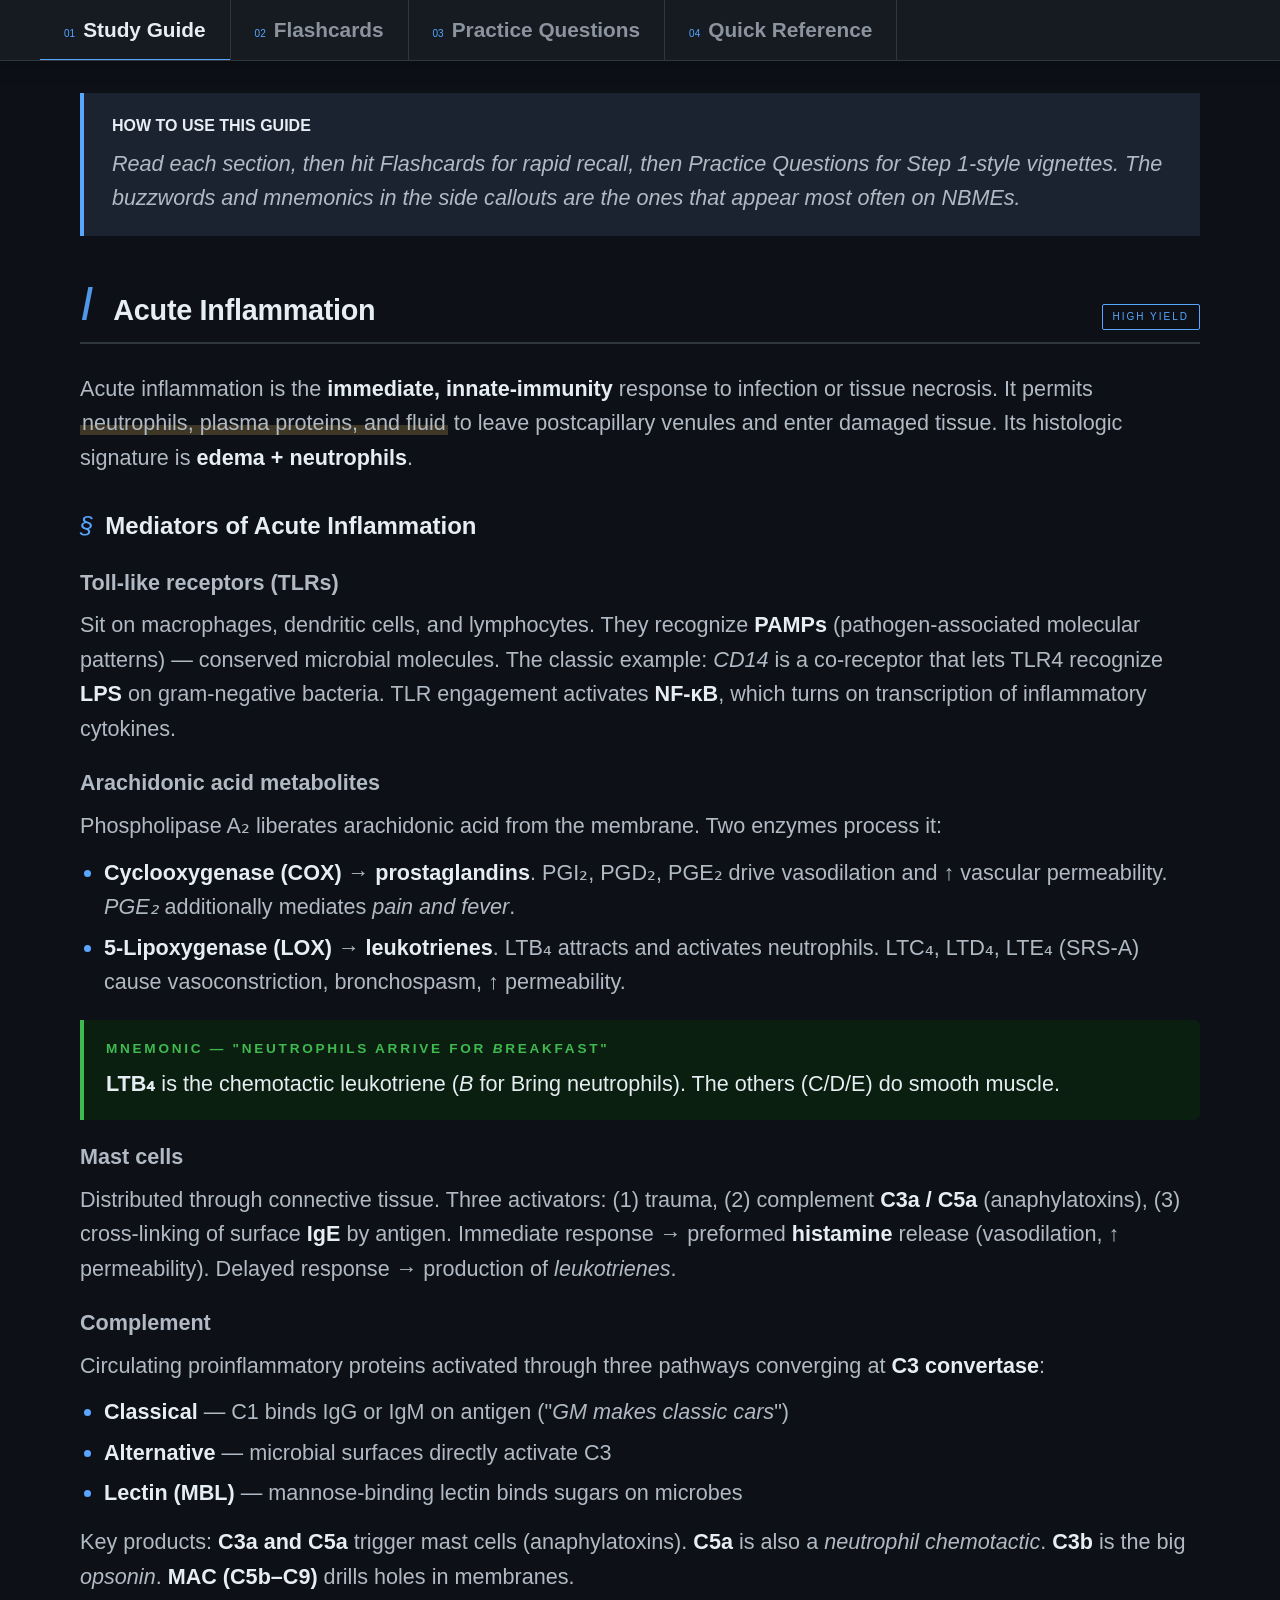
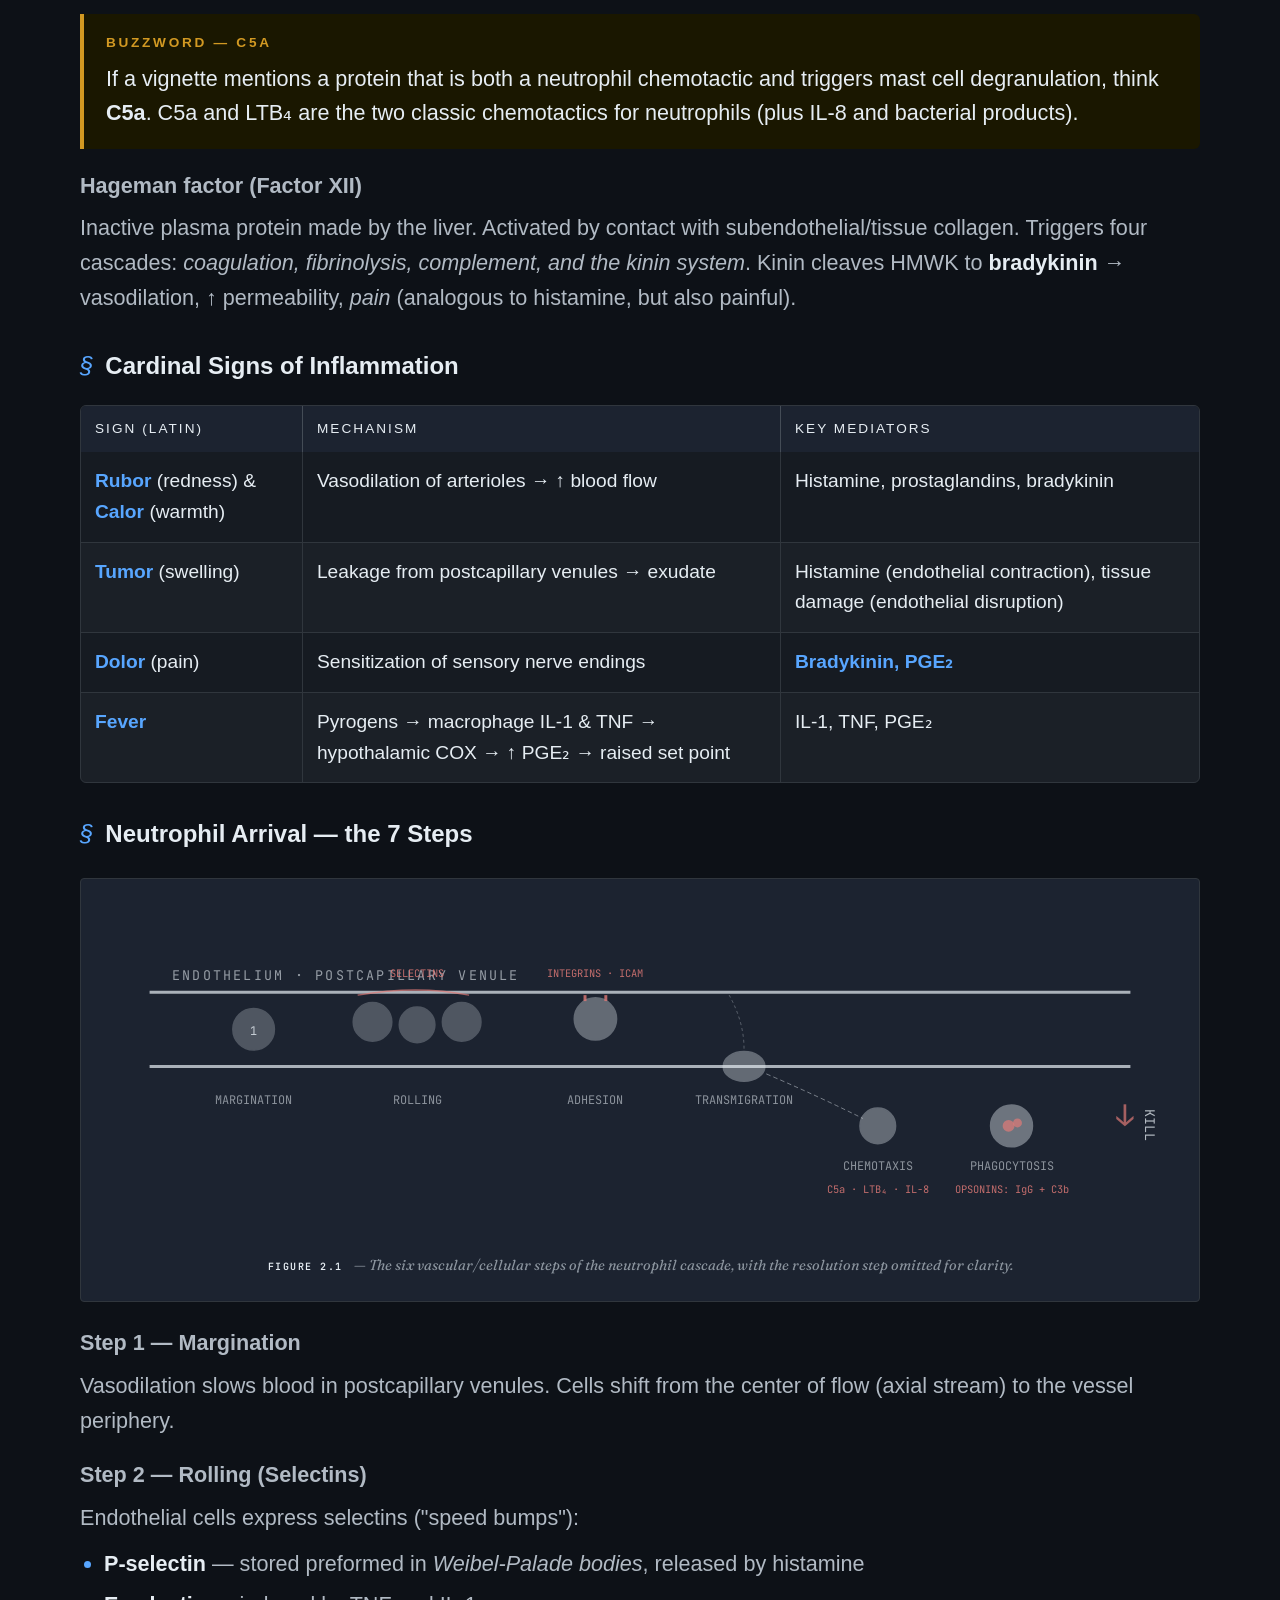
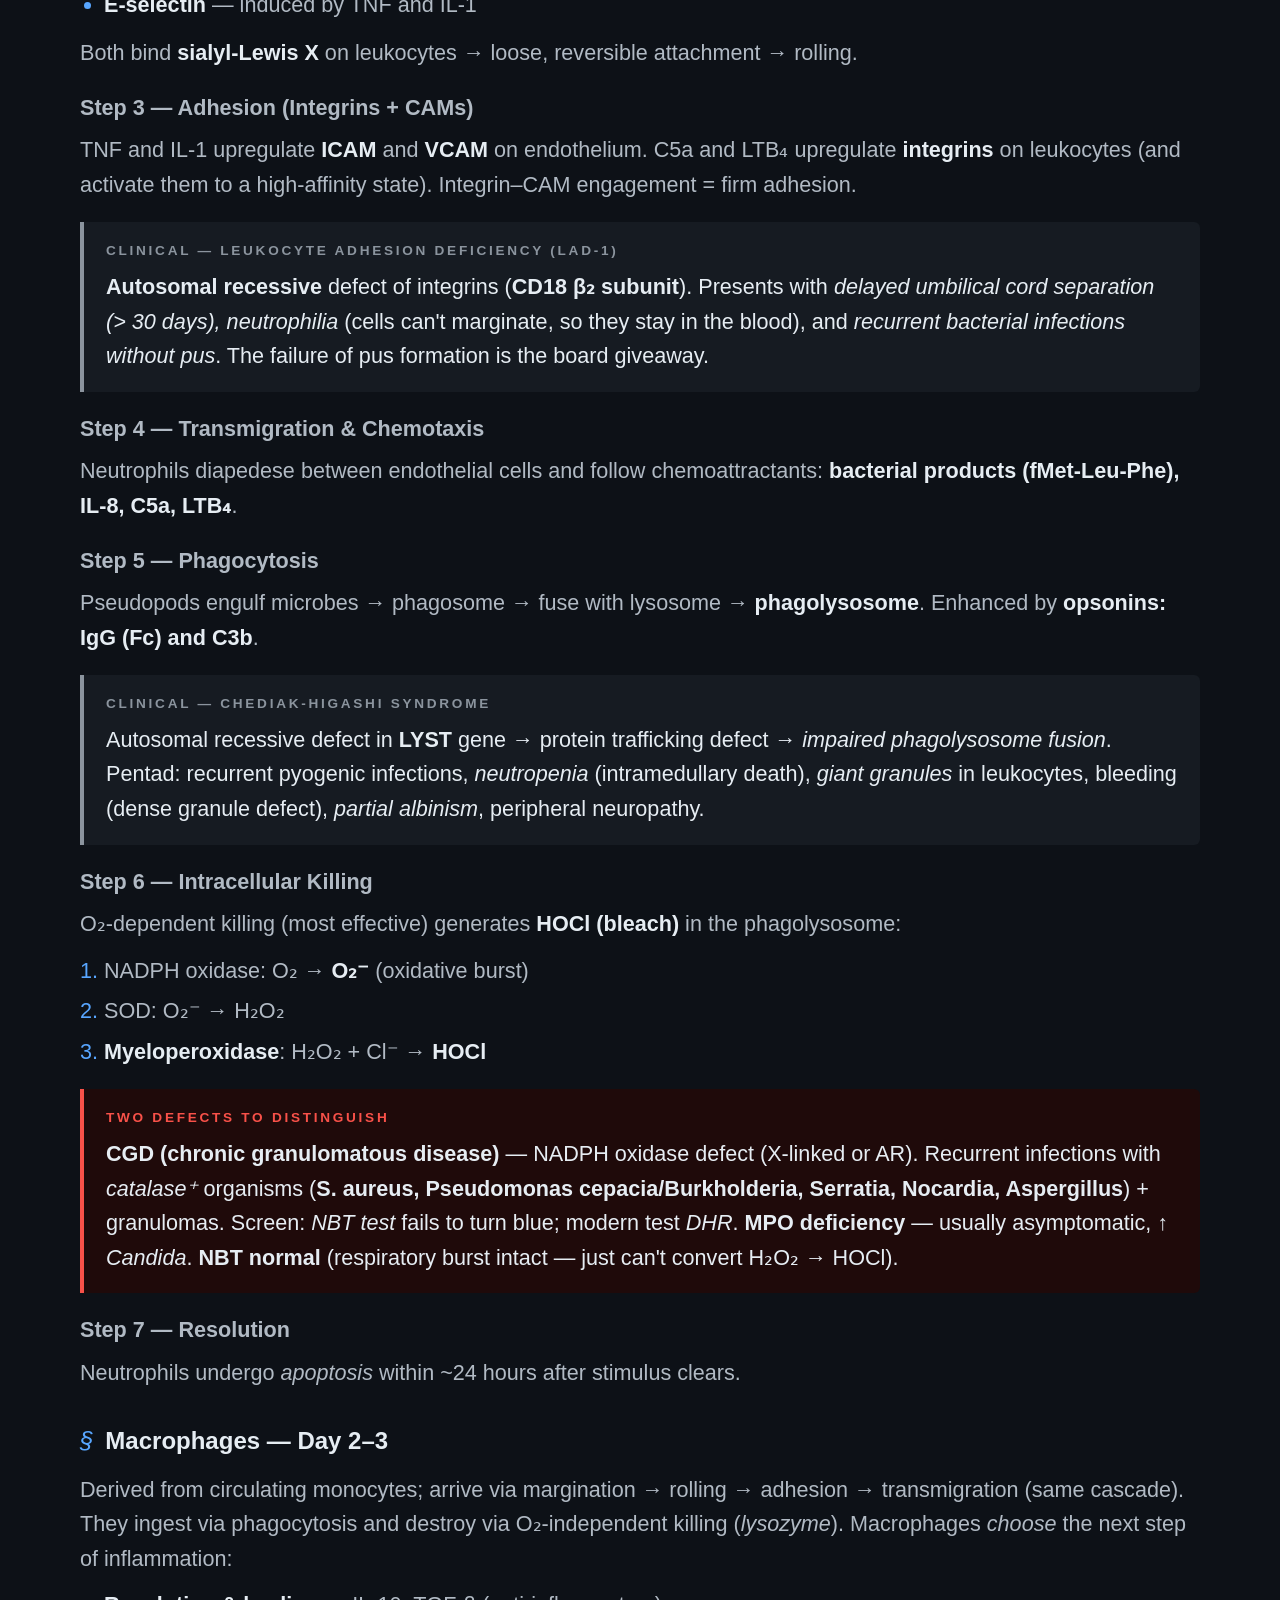
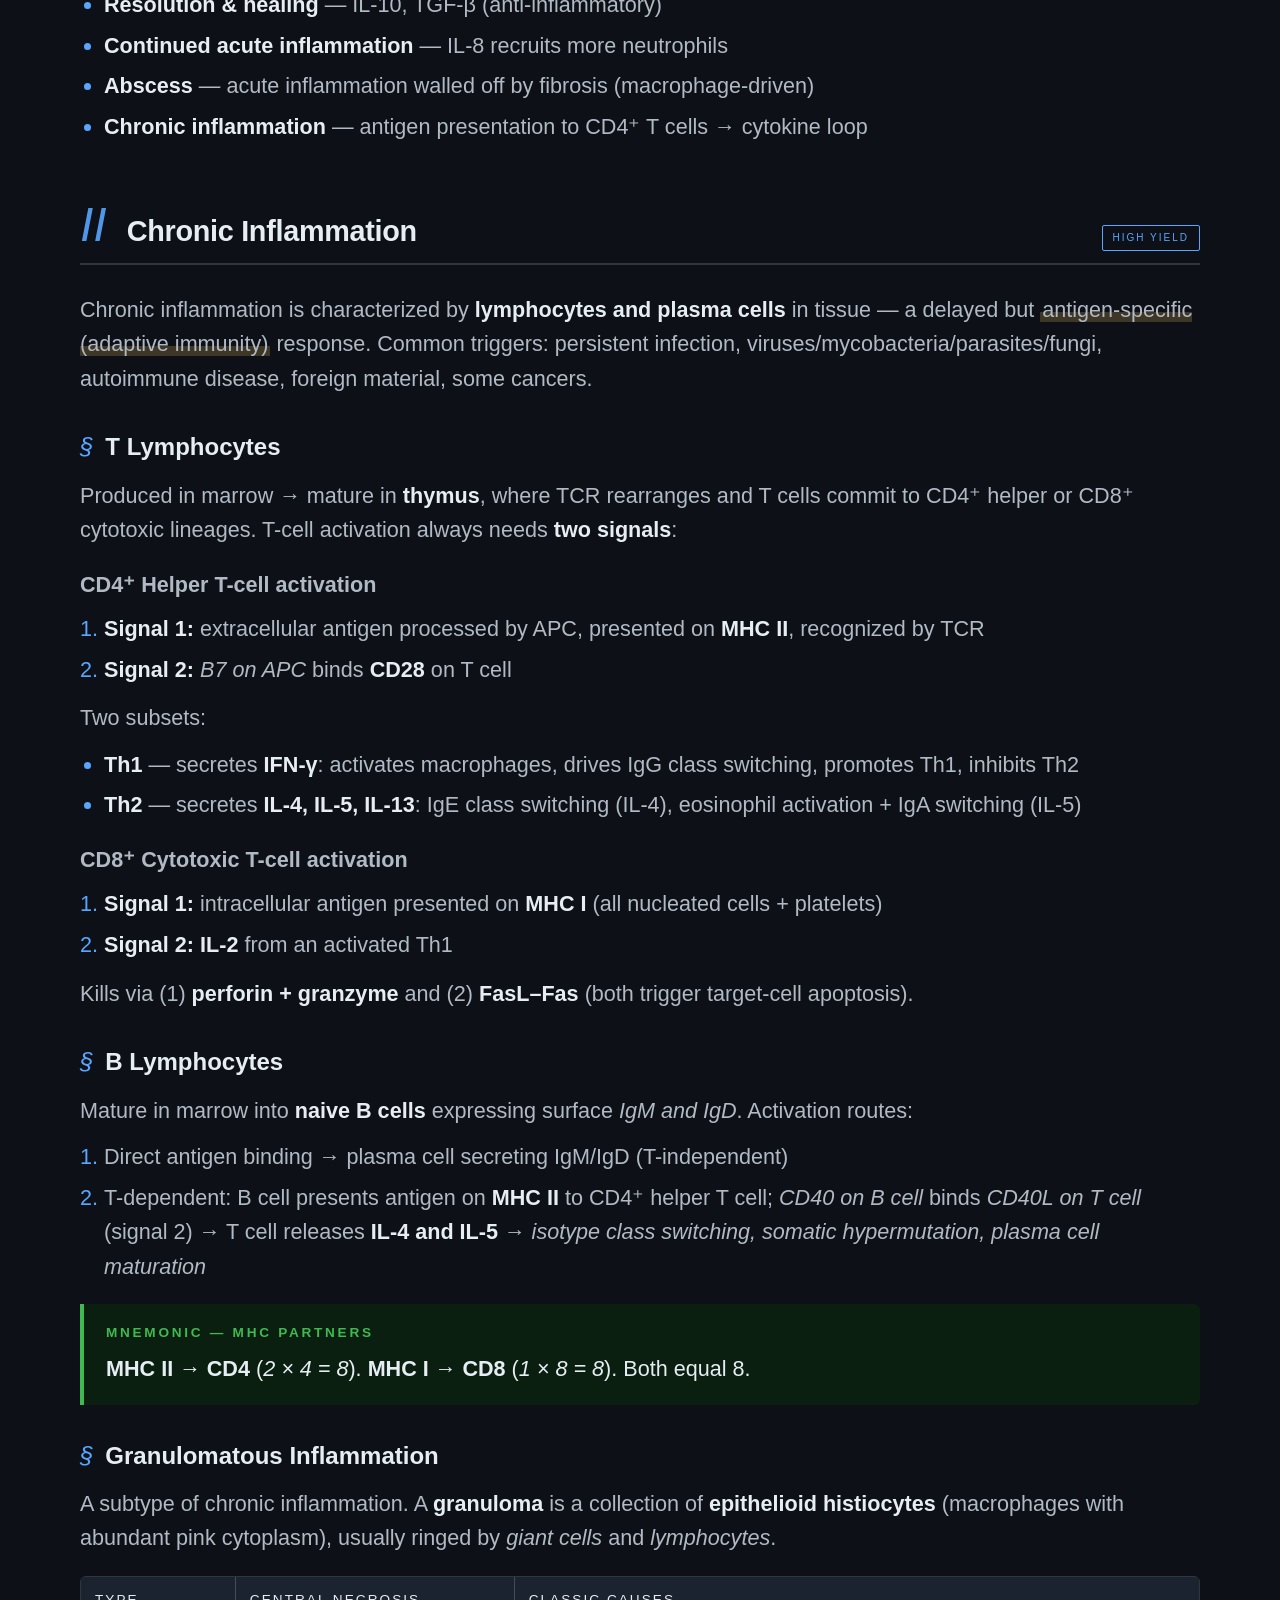
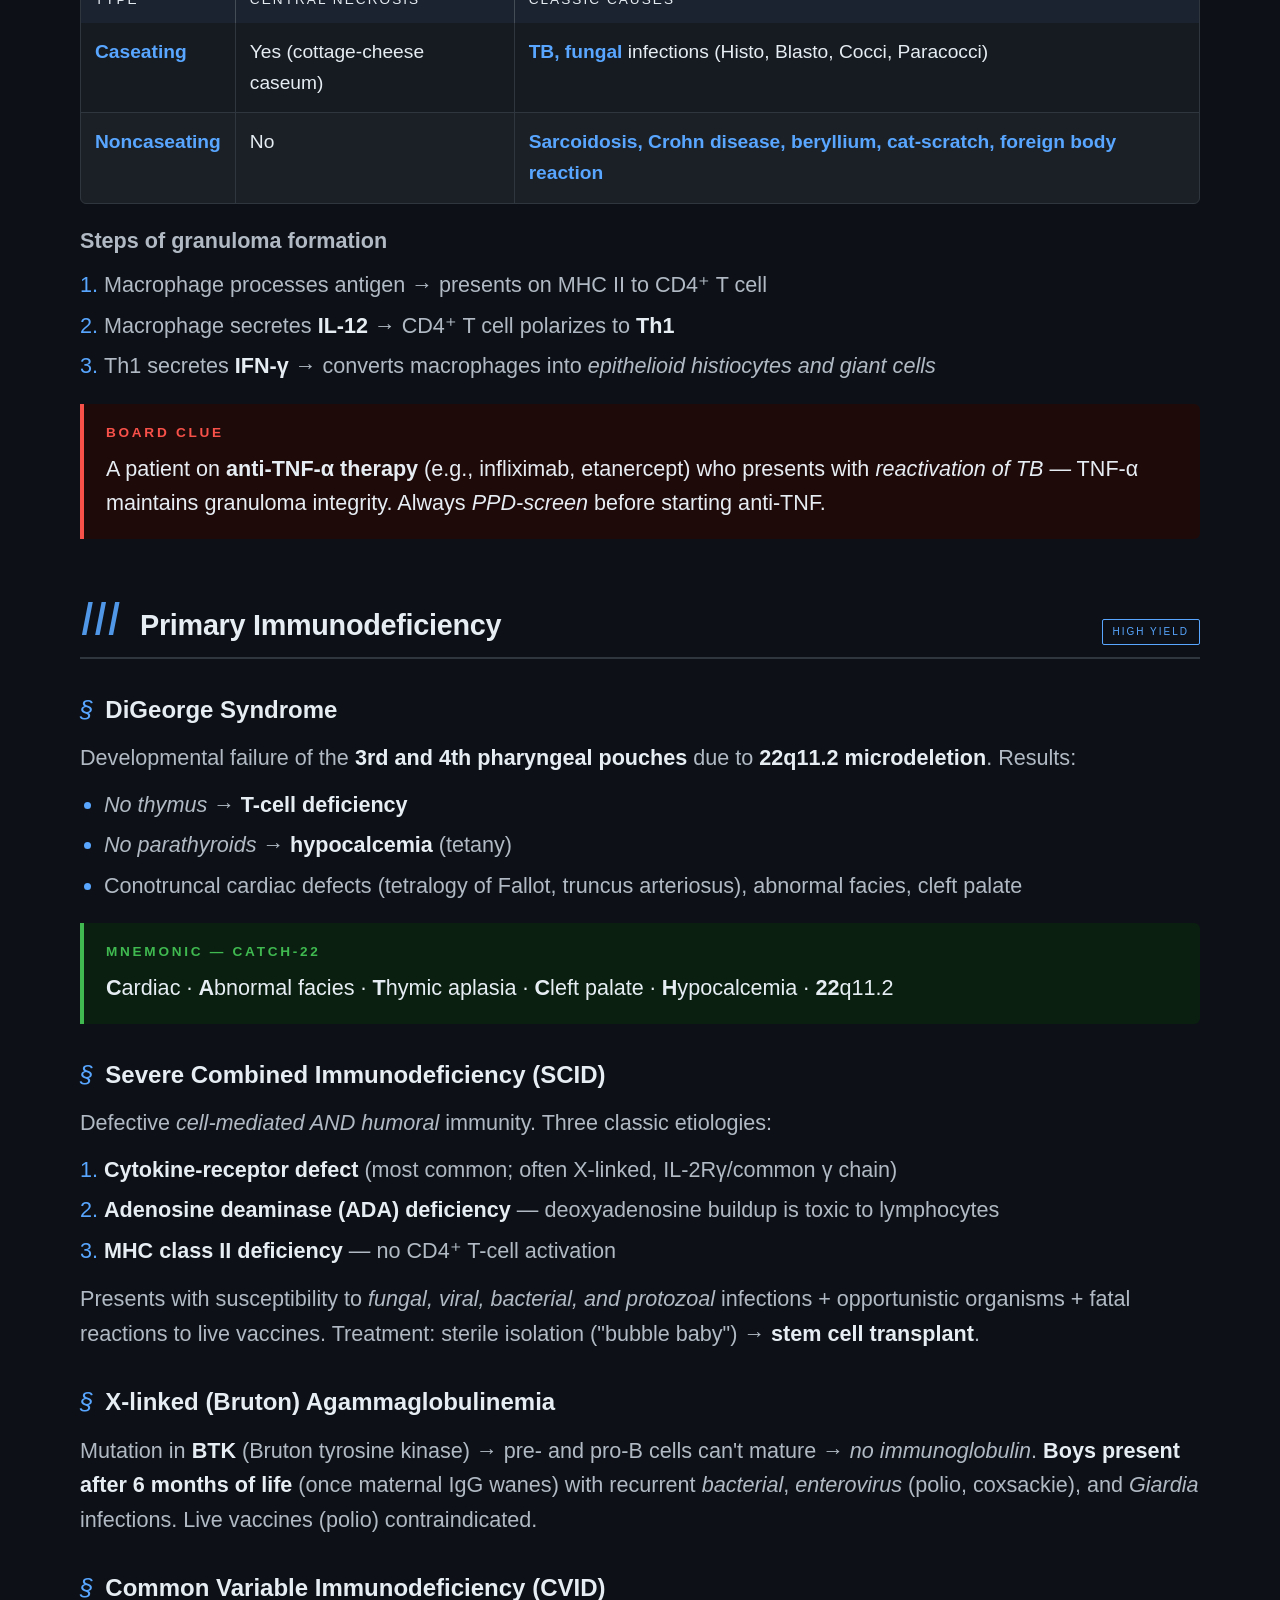
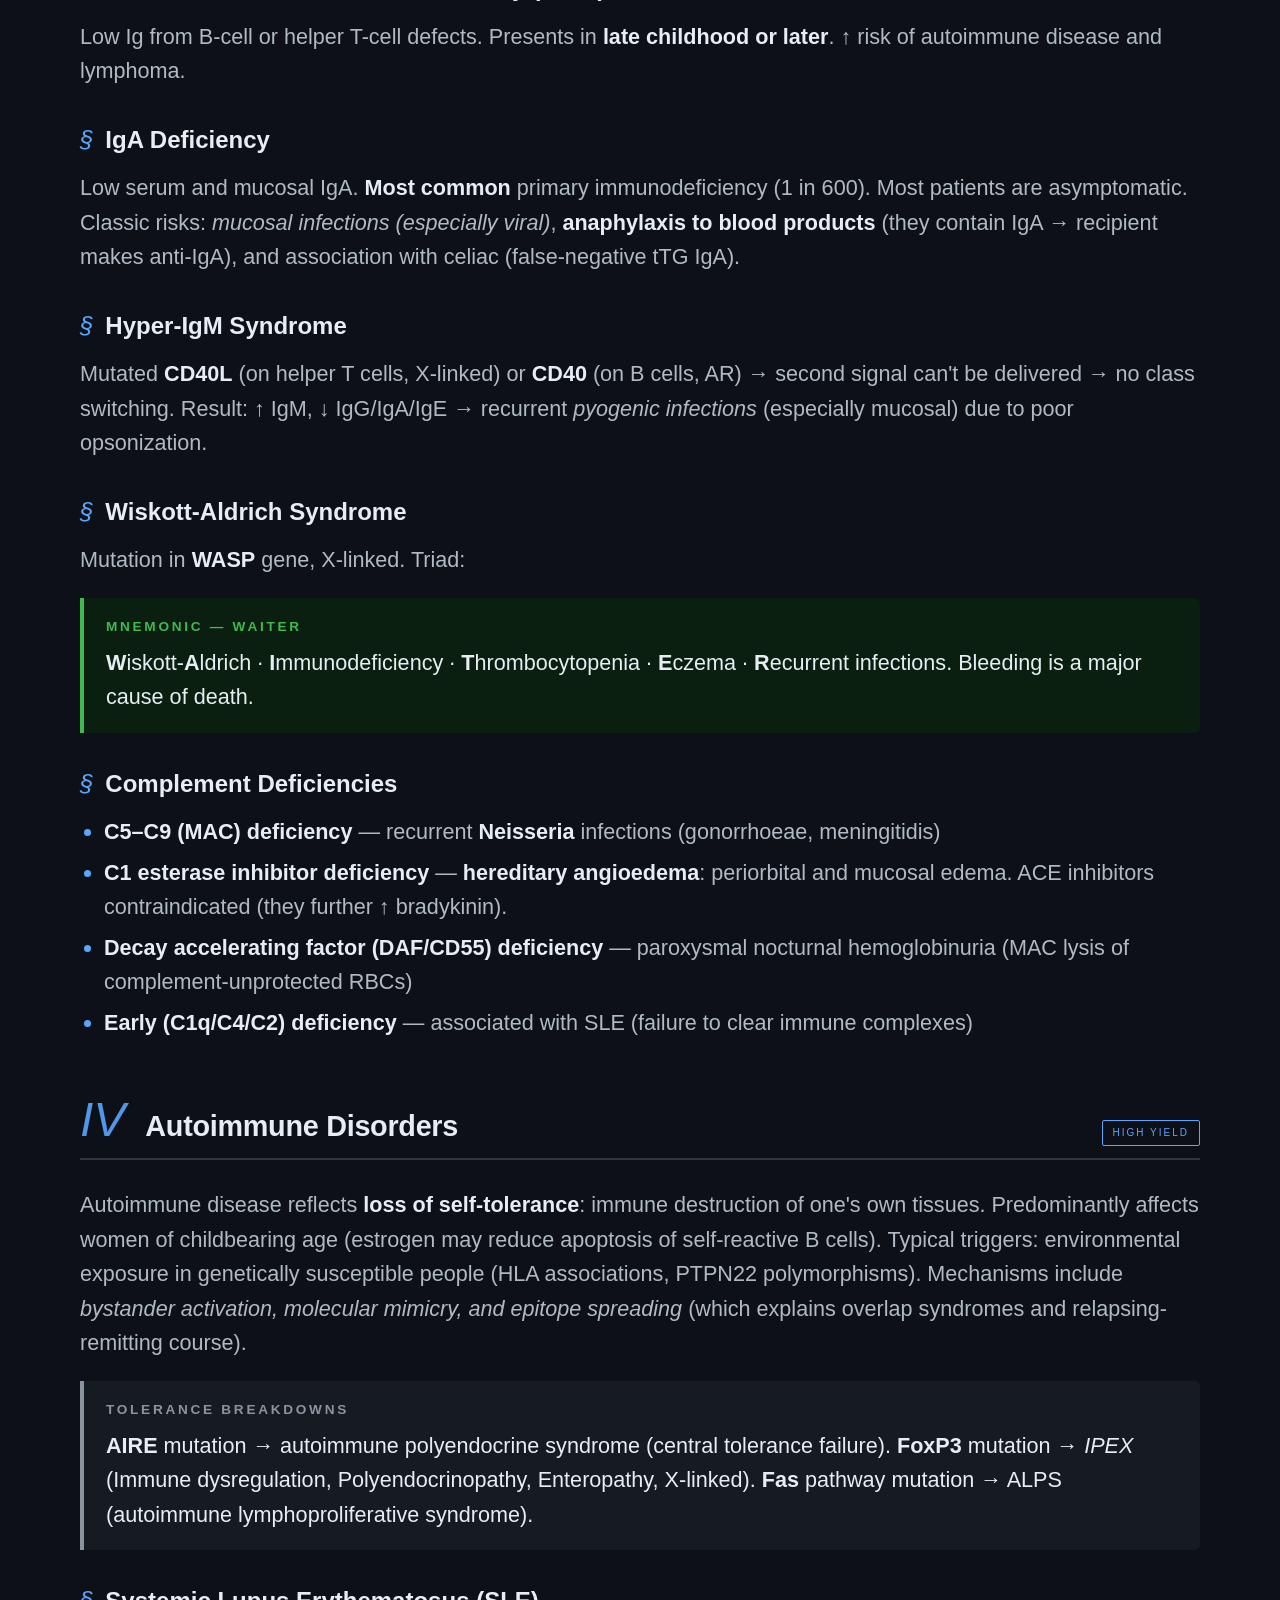
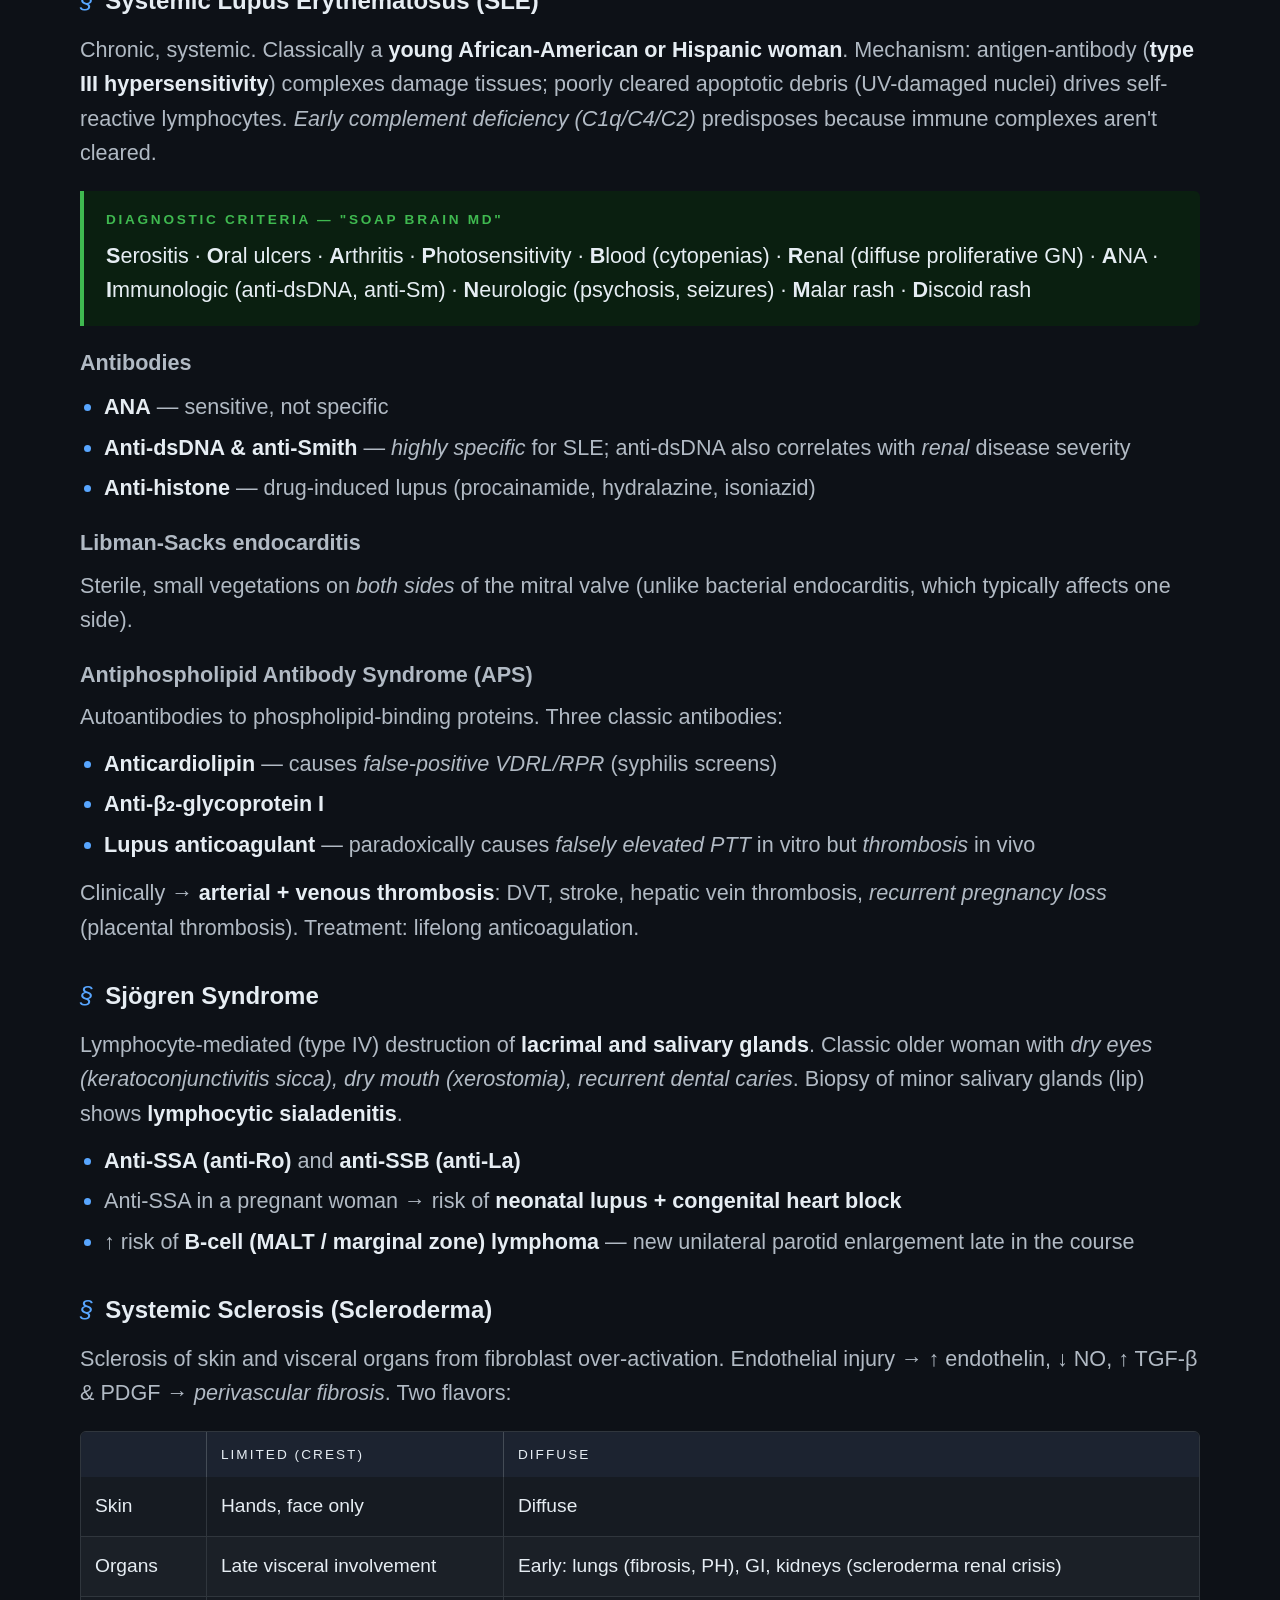
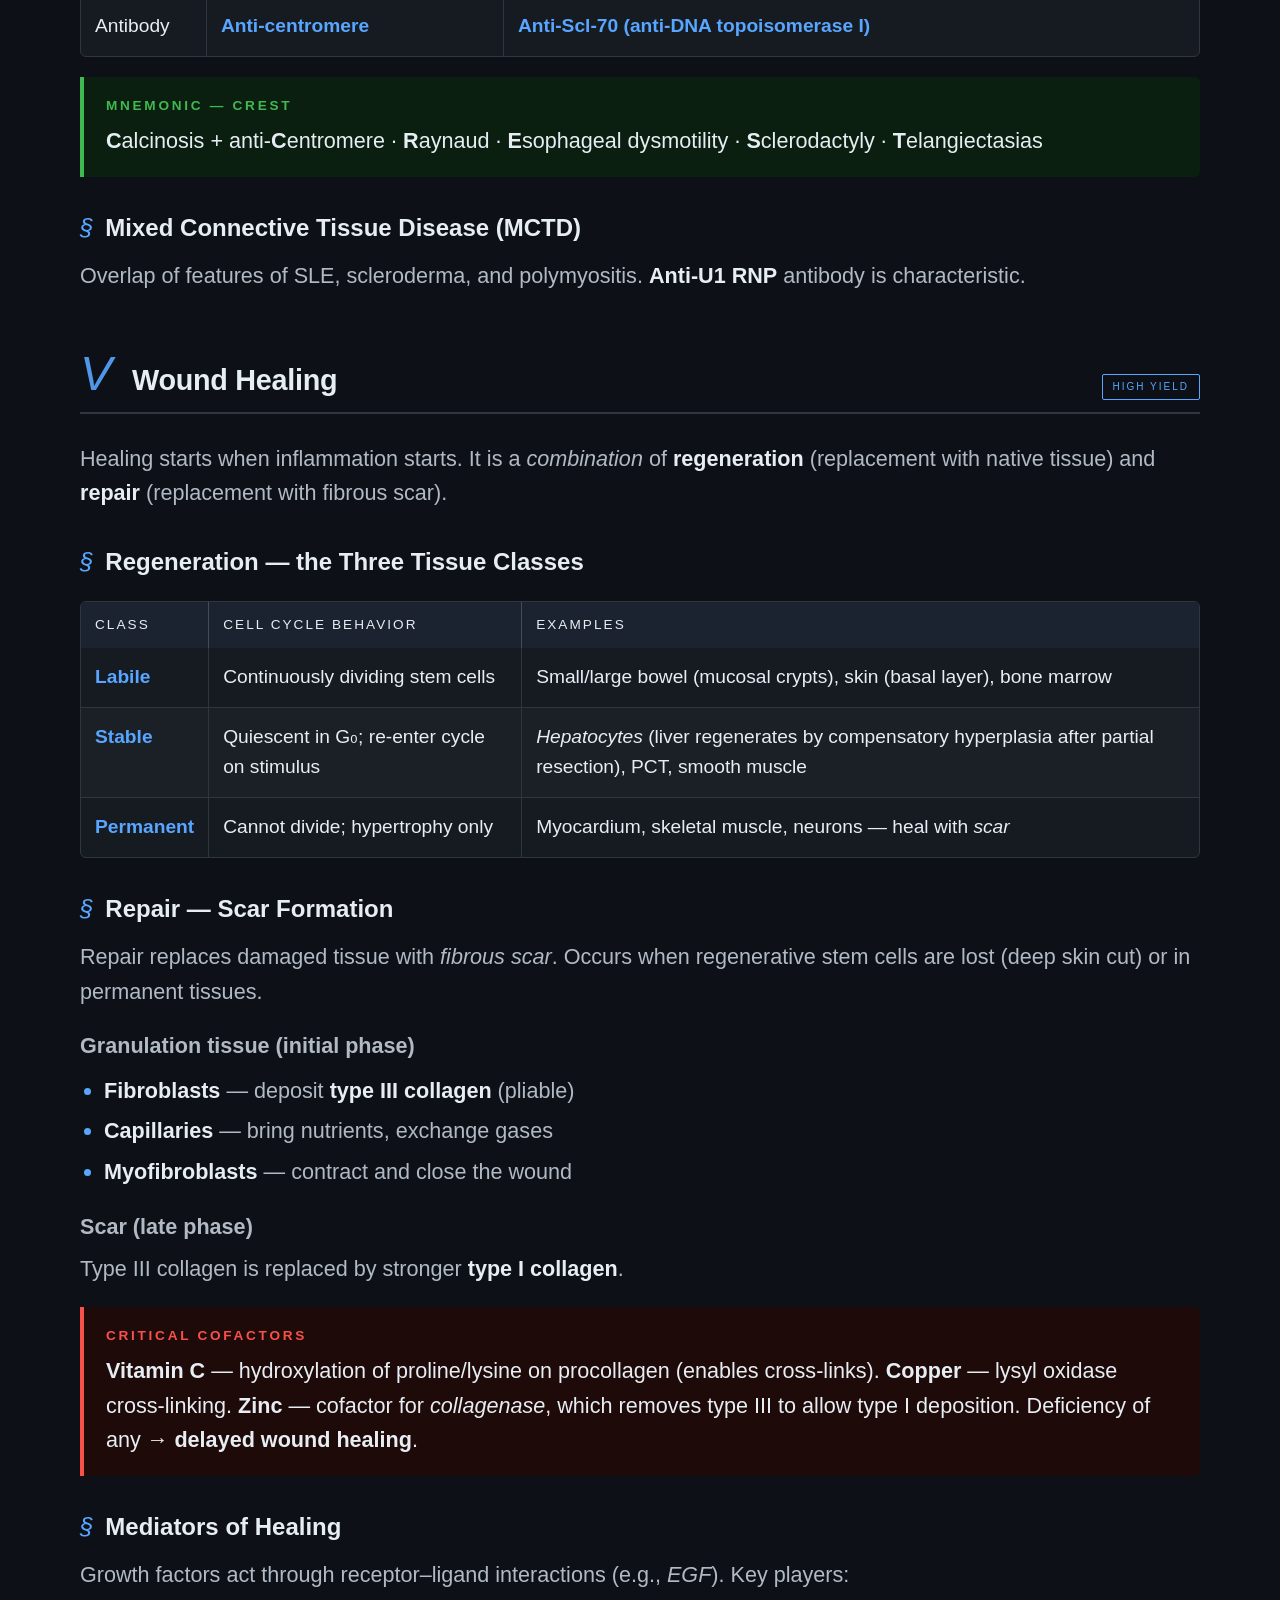
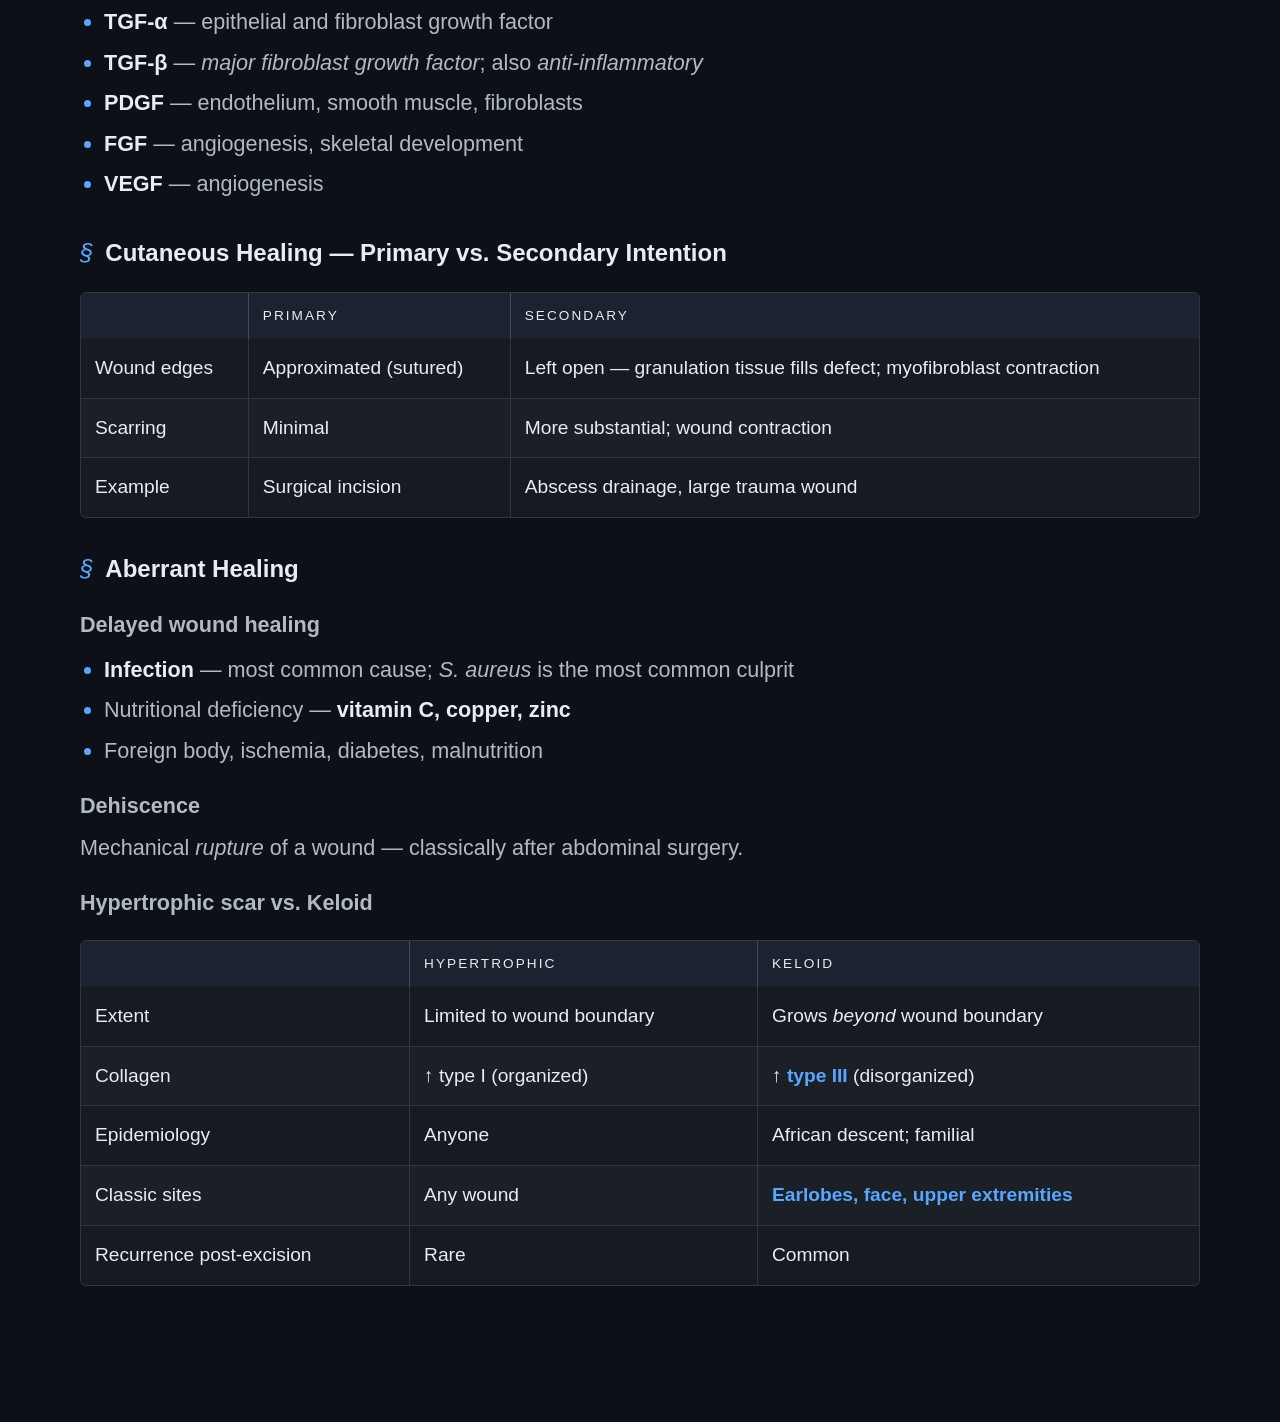
<file: pathoma/worksheets/ch2.html>
<!DOCTYPE html>
<html lang="en">
<head>
<meta charset="UTF-8">
<meta name="viewport" content="width=device-width, initial-scale=1.0">
<meta http-equiv="Cache-Control" content="no-cache, no-store, must-revalidate">
<meta http-equiv="Pragma" content="no-cache">
<meta http-equiv="Expires" content="0">
<title>Pathoma Ch. 2 — Step 1 Worksheet</title>
<link rel="preconnect" href="https://fonts.googleapis.com">
<link rel="preconnect" href="https://fonts.gstatic.com" crossorigin>
<link href="https://fonts.googleapis.com/css2?family=Fraunces:ital,opsz,wght@0,9..144,400;0,9..144,600;0,9..144,700;0,9..144,800;1,9..144,400&family=Lora:ital,wght@0,400;0,500;0,600;1,400&family=JetBrains+Mono:wght@400;500;600&display=swap" rel="stylesheet">
<script>
  // App-embedded: always dark mode
  document.documentElement.setAttribute('data-theme','dark');
</script>
<style>
  :root{
    --ink:#1a1814;
    --ink-soft:#3a352c;
    --ink-faint:#6b6352;
    --paper:#f5efe2;
    --paper-warm:#ede5d1;
    --paper-cream:#faf6ec;
    --accent:#8b1e1e;
    --accent-dark:#6b1515;
    --accent-soft:#c9a1a1;
    --gold:#b8892a;
    --teal:#2d5f5f;
    --teal-light:#7ea8a8;
    --success:#3d6b3d;
    --success-bg:#d9e5d4;
    --error:#8b1e1e;
    --error-bg:#edd5d5;
    --rule:#c9beaa;
    --rule-dark:#a89a80;
    --shadow:0 4px 0 rgba(26,24,20,.06), 0 18px 40px rgba(26,24,20,.08);
    --callout-buzz:#fdf5e0;
    --callout-mnem:#e5efef;
    --callout-warn:#f5e5e5;
    --callout-clin:#eae3d0;
    --explanation-bg:#ede5d1;
    --noise-opacity:.5;
    --bg-gradient-1:rgba(184,137,42,0.06);
    --bg-gradient-2:rgba(45,95,95,0.05);
  }
  [data-theme="dark"]{
    --ink:#ebe2cb;
    --ink-soft:#c0b495;
    --ink-faint:#8a7f6a;
    --paper:#14110c;
    --paper-warm:#1c1812;
    --paper-cream:#221d16;
    --accent:#e07a77;
    --accent-dark:#f08f8c;
    --accent-soft:#9a5050;
    --gold:#d4a850;
    --teal:#8ab5b5;
    --teal-light:#355f5f;
    --success:#8fb98a;
    --success-bg:#1f3020;
    --error:#e07a77;
    --error-bg:#3d1f1f;
    --rule:#3a342a;
    --rule-dark:#5a5140;
    --shadow:0 4px 0 rgba(0,0,0,.4), 0 18px 40px rgba(0,0,0,.65);
    --callout-buzz:#2a2413;
    --callout-mnem:#17252a;
    --callout-warn:#2e1818;
    --callout-clin:#22201a;
    --explanation-bg:#1e1a14;
    --noise-opacity:.15;
    --bg-gradient-1:rgba(212,168,80,0.04);
    --bg-gradient-2:rgba(138,181,181,0.03);
  }

  /* Dark-mode-specific element overrides (for things that can't just rely on var flipping) */
  [data-theme="dark"] .callout.buzzword{background:var(--callout-buzz)}
  [data-theme="dark"] .callout.mnemonic{background:var(--callout-mnem)}
  [data-theme="dark"] .callout.warning{background:var(--callout-warn)}
  [data-theme="dark"] .callout.clinical{background:var(--callout-clin)}
  [data-theme="dark"] .explanation{background:var(--explanation-bg)}
  [data-theme="dark"] em.highlight{background:linear-gradient(180deg,transparent 60%, rgba(212,168,80,.25) 60%)}
  [data-theme="dark"] table.ref th{background:var(--paper-cream);color:var(--ink);border-right-color:var(--rule-dark)}
  [data-theme="dark"] table.ref tr:nth-child(even) td{background:rgba(255,240,220,.025)}
  [data-theme="dark"] .tab:hover{background:rgba(224,122,119,.08)}
  [data-theme="dark"] nav.tabs{box-shadow:0 2px 20px rgba(0,0,0,.4)}
  [data-theme="dark"] .flash-face.back{background:#2a1f1f;color:var(--ink)}
  [data-theme="dark"] .flash-face.back .flash-q{color:var(--ink)}
  [data-theme="dark"] .flash-face.back .flash-tag{color:var(--accent);border-color:var(--accent)}
  [data-theme="dark"] .quiz-footer{background:#2a1f1f;color:var(--ink)}
  [data-theme="dark"] .quiz-footer p{color:var(--ink-soft)}
  [data-theme="dark"] .quiz-footer .btn{background:var(--accent);color:var(--paper);border-color:var(--accent)}
  [data-theme="dark"] .review-banner{background:#2a1818}
  [data-theme="dark"] .review-banner strong{color:var(--accent-dark)}
  [data-theme="dark"] footer{background:var(--paper-warm)}

  /* Theme transitions (applied to commonly-colored surfaces) */
  body,.masthead,nav.tabs,.tab,.panel,.callout,.chapter-intro,.diagram,.tbl-wrap,table.ref td,table.ref th,.flashcard,.flash-face,.option,.btn,.chip,.review-pill,.vignette,.explanation,.question,.topic-filter,.practice-tools,.review-banner,.quiz-footer,.empty-state,.theme-toggle,footer{
    transition:background-color .3s ease, border-color .3s ease, color .3s ease, box-shadow .3s ease;
  }

  /* Theme toggle button */
  .theme-toggle{
    position:fixed;top:16px;right:16px;z-index:100;
    width:46px;height:46px;border-radius:50%;
    background:var(--paper-cream);border:1px solid var(--rule-dark);color:var(--ink);
    cursor:pointer;display:flex;align-items:center;justify-content:center;
    box-shadow:0 4px 14px rgba(0,0,0,.12);
    transition:transform .35s cubic-bezier(.4,0,.2,1), background-color .25s, color .25s, border-color .25s, box-shadow .25s;
  }
  .theme-toggle:hover{transform:rotate(20deg) scale(1.08);background:var(--accent);color:var(--paper-cream);border-color:var(--accent);box-shadow:0 6px 18px rgba(0,0,0,.2)}
  .theme-toggle:active{transform:rotate(20deg) scale(.96)}
  .theme-toggle svg{display:none}
  :root:not([data-theme="dark"]) .theme-toggle .icon-moon{display:block}
  [data-theme="dark"] .theme-toggle .icon-sun{display:block}
  [data-theme="dark"] .theme-toggle{box-shadow:0 4px 14px rgba(0,0,0,.5)}
  @media (max-width:640px){
    .theme-toggle{top:10px;right:10px;width:40px;height:40px}
    .theme-toggle svg{width:18px;height:18px}
  }
  *{box-sizing:border-box;margin:0;padding:0}
  html{scroll-behavior:smooth}
  body{
    font-family:'Lora',Georgia,serif;
    background:var(--paper);
    color:var(--ink);
    line-height:1.6;
    font-size:16px;
    background-image:
      radial-gradient(ellipse 800px 400px at 10% 0%, var(--bg-gradient-1), transparent 60%),
      radial-gradient(ellipse 600px 300px at 90% 100%, var(--bg-gradient-2), transparent 60%);
    min-height:100vh;
  }
  body::before{
    content:'';position:fixed;inset:0;pointer-events:none;z-index:1;
    background-image:url("data:image/svg+xml,%3Csvg xmlns='http://www.w3.org/2000/svg' width='100' height='100'%3E%3Cfilter id='n'%3E%3CfeTurbulence baseFrequency='0.9' numOctaves='2' seed='5'/%3E%3CfeColorMatrix values='0 0 0 0 0.2 0 0 0 0 0.15 0 0 0 0 0.1 0 0 0 0.03 0'/%3E%3C/filter%3E%3Crect width='100' height='100' filter='url(%23n)'/%3E%3C/svg%3E");
    opacity:var(--noise-opacity);
    transition:opacity .3s ease;
  }

  .masthead{position:relative;z-index:2;padding:64px 40px 40px;border-bottom:1px solid var(--rule);background:linear-gradient(180deg, var(--paper-cream) 0%, var(--paper) 100%)}
  .masthead-inner{max-width:1200px;margin:0 auto}
  .eyebrow{font-family:'JetBrains Mono',monospace;font-size:11px;letter-spacing:.28em;text-transform:uppercase;color:var(--accent);margin-bottom:18px;display:flex;align-items:center;gap:12px}
  .eyebrow::after{content:'';height:1px;background:var(--accent);flex:1;max-width:80px;opacity:.4}
  h1.title{font-family:'Fraunces',serif;font-weight:800;font-size:clamp(2.2rem,5vw,4rem);line-height:1.02;letter-spacing:-.02em;color:var(--ink);margin-bottom:14px}
  h1.title em{font-style:italic;font-weight:400;color:var(--accent)}
  .subtitle{font-family:'Fraunces',serif;font-weight:400;font-style:italic;font-size:1.15rem;color:var(--ink-soft);max-width:720px;margin-bottom:28px}
  .meta-strip{display:flex;gap:28px;flex-wrap:wrap;padding-top:22px;border-top:1px solid var(--rule);font-family:'JetBrains Mono',monospace;font-size:11px;letter-spacing:.15em;text-transform:uppercase;color:var(--ink-faint)}
  .meta-strip span strong{color:var(--ink);font-weight:600}

  nav.tabs{position:sticky;top:0;z-index:10;background:var(--paper-cream);border-bottom:2px solid var(--ink);box-shadow:0 2px 20px rgba(26,24,20,.06)}
  .tabs-inner{max-width:1200px;margin:0 auto;display:flex;overflow-x:auto;scrollbar-width:none}
  .tabs-inner::-webkit-scrollbar{display:none}
  .tab{flex:0 0 auto;padding:18px 24px;background:transparent;border:none;border-right:1px solid var(--rule);font-family:'Fraunces',serif;font-size:.95rem;font-weight:600;color:var(--ink-faint);cursor:pointer;transition:all .2s;position:relative;white-space:nowrap}
  .tab:hover{color:var(--ink);background:rgba(139,30,30,.04)}
  .tab.active{color:var(--ink)}
  .tab.active::after{content:'';position:absolute;left:0;right:0;bottom:-2px;height:3px;background:var(--accent)}
  .tab .tab-num{font-family:'JetBrains Mono',monospace;font-size:10px;color:var(--accent);margin-right:8px;font-weight:500}

  main{position:relative;z-index:2;max-width:1200px;margin:0 auto;padding:48px 40px 120px}
  .panel{display:none}
  .panel.active{display:block;animation:fadeIn .4s ease}
  @keyframes fadeIn{from{opacity:0;transform:translateY(8px)}to{opacity:1;transform:translateY(0)}}

  .chapter-intro{border-left:4px solid var(--accent);padding:20px 28px;background:var(--paper-cream);margin-bottom:44px;font-family:'Fraunces',serif;font-style:italic;font-size:1.05rem;color:var(--ink-soft)}
  .chapter-intro strong{font-style:normal;font-weight:700;display:block;font-family:'JetBrains Mono',monospace;font-size:11px;letter-spacing:.2em;text-transform:uppercase;margin-bottom:8px;color:var(--accent)}

  section.study-section{margin-bottom:56px;scroll-margin-top:100px}
  .section-header{display:flex;align-items:baseline;gap:20px;padding-bottom:12px;border-bottom:2px solid var(--ink);margin-bottom:28px}
  .section-num{font-family:'Fraunces',serif;font-style:italic;font-weight:300;font-size:3.5rem;line-height:1;color:var(--accent);opacity:.9}
  .section-title{font-family:'Fraunces',serif;font-weight:700;font-size:2rem;line-height:1.1;letter-spacing:-.01em;flex:1}
  .section-tag{font-family:'JetBrains Mono',monospace;font-size:10px;letter-spacing:.2em;text-transform:uppercase;color:var(--ink-faint);padding:4px 10px;border:1px solid var(--rule-dark);border-radius:2px}
  .section-tag.hy{color:var(--accent);border-color:var(--accent)}

  h3.concept{font-family:'Fraunces',serif;font-weight:700;font-size:1.35rem;margin:32px 0 12px;color:var(--ink);display:flex;align-items:center;gap:12px}
  h3.concept::before{content:'§';color:var(--accent);font-weight:400;font-style:italic}
  h4.sub{font-family:'Fraunces',serif;font-weight:600;font-size:1.1rem;margin:20px 0 8px;color:var(--ink-soft)}
  p{margin-bottom:12px;color:var(--ink-soft)}
  strong{color:var(--ink);font-weight:600}
  em.highlight{background:linear-gradient(180deg,transparent 60%, rgba(184,137,42,.35) 60%);font-style:normal;font-weight:500;padding:0 2px}
  ul,ol{margin:10px 0 14px 24px;color:var(--ink-soft)}
  li{margin-bottom:6px}
  li::marker{color:var(--accent)}

  .callout{padding:18px 22px;margin:20px 0;border-left:4px solid;border-radius:0 6px 6px 0;font-size:.95rem}
  .callout-label{font-family:'JetBrains Mono',monospace;font-size:10px;letter-spacing:.2em;text-transform:uppercase;font-weight:600;margin-bottom:8px;display:block}
  .callout.buzzword{border-color:var(--gold);background:#fdf5e0}
  .callout.buzzword .callout-label{color:var(--gold)}
  .callout.mnemonic{border-color:var(--teal);background:#e5efef}
  .callout.mnemonic .callout-label{color:var(--teal)}
  .callout.warning{border-color:var(--accent);background:#f5e5e5}
  .callout.warning .callout-label{color:var(--accent)}
  .callout.clinical{border-color:var(--ink);background:#eae3d0}
  .callout.clinical .callout-label{color:var(--ink)}

  .tbl-wrap{overflow-x:auto;margin:20px 0;border:1px solid var(--rule-dark);border-radius:2px;background:var(--paper-cream)}
  table.ref{width:100%;border-collapse:collapse;font-size:.9rem}
  table.ref th{background:var(--ink);color:var(--paper);font-family:'JetBrains Mono',monospace;font-weight:500;font-size:10px;letter-spacing:.15em;text-transform:uppercase;padding:12px 14px;text-align:left;border-right:1px solid var(--ink-soft)}
  table.ref th:last-child{border-right:none}
  table.ref td{padding:14px;border-bottom:1px solid var(--rule);border-right:1px solid var(--rule);vertical-align:top}
  table.ref td:last-child{border-right:none}
  table.ref tr:last-child td{border-bottom:none}
  table.ref tr:nth-child(even) td{background:rgba(201,190,170,.12)}
  table.ref td strong{color:var(--accent)}

  .diagram{margin:24px 0;padding:24px;background:var(--paper-cream);border:1px solid var(--rule);border-radius:4px;text-align:center}
  .diagram svg{max-width:100%;height:auto}
  .diagram-caption{margin-top:14px;font-family:'Fraunces',serif;font-style:italic;font-size:.9rem;color:var(--ink-faint)}
  .diagram-caption strong{font-style:normal;font-family:'JetBrains Mono',monospace;font-size:10px;letter-spacing:.15em;text-transform:uppercase;color:var(--accent);margin-right:8px}

  /* Flashcards */
  .flash-intro{text-align:center;margin-bottom:32px}
  .flash-counter{font-family:'JetBrains Mono',monospace;font-size:11px;letter-spacing:.2em;text-transform:uppercase;color:var(--ink-faint);margin-bottom:20px}
  .flash-counter strong{color:var(--accent);font-size:14px}
  .flashcard{max-width:640px;margin:0 auto;height:360px;perspective:2000px;cursor:pointer}
  .flashcard-inner{position:relative;width:100%;height:100%;transition:transform .6s cubic-bezier(.4,0,.2,1);transform-style:preserve-3d}
  .flashcard.flipped .flashcard-inner{transform:rotateY(180deg)}
  .flash-face{position:absolute;inset:0;backface-visibility:hidden;padding:44px;border:1px solid var(--rule-dark);border-radius:6px;background:var(--paper-cream);box-shadow:var(--shadow);display:flex;flex-direction:column;justify-content:center;align-items:center;text-align:center}
  .flash-face.back{transform:rotateY(180deg);background:var(--ink);color:var(--paper)}
  .flash-face.back .flash-q{color:var(--paper-warm)}
  .flash-face.back .flash-tag{color:var(--accent-soft);border-color:var(--accent-soft)}
  .flash-tag{font-family:'JetBrains Mono',monospace;font-size:10px;letter-spacing:.2em;text-transform:uppercase;color:var(--accent);padding:4px 12px;border:1px solid var(--accent);border-radius:2px;margin-bottom:28px}
  .flash-q{font-family:'Fraunces',serif;font-size:1.4rem;line-height:1.3;color:var(--ink);max-width:520px;font-weight:500}
  .flash-q em{font-style:italic;color:var(--accent)}
  .flash-q.small{font-size:1.1rem;line-height:1.45}
  .flash-hint{position:absolute;bottom:18px;font-family:'JetBrains Mono',monospace;font-size:10px;letter-spacing:.2em;text-transform:uppercase;color:var(--ink-faint);opacity:.6}
  .flash-face.back .flash-hint{color:var(--paper-warm);opacity:.5}
  .flash-controls{max-width:640px;margin:28px auto 0;display:flex;gap:12px;justify-content:center;flex-wrap:wrap}

  .btn{padding:12px 24px;border:1px solid var(--ink);background:var(--paper-cream);color:var(--ink);font-family:'JetBrains Mono',monospace;font-size:11px;letter-spacing:.15em;text-transform:uppercase;font-weight:500;cursor:pointer;transition:all .2s;border-radius:2px}
  .btn:hover{background:var(--ink);color:var(--paper)}
  .btn.primary{background:var(--accent);color:var(--paper-cream);border-color:var(--accent)}
  .btn.primary:hover{background:var(--accent-dark)}
  .btn:disabled{opacity:.4;cursor:not-allowed}
  .btn:disabled:hover{background:var(--paper-cream);color:var(--ink)}

  /* Topic Filter (shared by flashcards + practice) */
  .topic-filter{margin-bottom:28px;padding:18px 22px;background:var(--paper-cream);border:1px solid var(--rule-dark);border-radius:4px}
  .filter-label{display:block;font-family:'JetBrains Mono',monospace;font-size:10px;letter-spacing:.2em;text-transform:uppercase;color:var(--ink-faint);margin-bottom:12px;font-weight:600}
  .chip-row{display:flex;flex-wrap:wrap;gap:8px}
  .chip{padding:7px 14px;border:1px solid var(--rule-dark);background:var(--paper);color:var(--ink-soft);font-family:'JetBrains Mono',monospace;font-size:10px;letter-spacing:.12em;text-transform:uppercase;font-weight:500;cursor:pointer;transition:all .15s;border-radius:20px;display:inline-flex;align-items:center;gap:8px;line-height:1}
  .chip:hover{border-color:var(--ink);color:var(--ink)}
  .chip.active{background:var(--ink);color:var(--paper-cream);border-color:var(--ink)}
  .chip.chip-all{border-style:dashed}
  .chip.chip-all.active{background:var(--accent);border-color:var(--accent);border-style:solid}
  .chip-count{background:var(--rule);color:var(--ink);font-size:9px;padding:2px 7px;border-radius:10px;font-weight:600;letter-spacing:.05em}
  .chip.active .chip-count{background:var(--paper-warm);color:var(--ink)}
  .chip.chip-all.active .chip-count{background:var(--paper-cream);color:var(--accent)}
  .chip:disabled{opacity:.35;cursor:not-allowed}

  /* Practice tools row (review-missed pill) */
  .practice-tools{display:flex;gap:10px;flex-wrap:wrap;margin-bottom:22px;align-items:center}
  .review-pill{padding:9px 16px;border:1px solid var(--accent);background:var(--paper-cream);color:var(--accent);font-family:'JetBrains Mono',monospace;font-size:10px;letter-spacing:.15em;text-transform:uppercase;font-weight:600;cursor:pointer;transition:all .15s;border-radius:20px;display:inline-flex;align-items:center;gap:8px;line-height:1}
  .review-pill:hover:not(:disabled){background:var(--accent);color:var(--paper-cream)}
  .review-pill:disabled{opacity:.35;cursor:not-allowed;border-color:var(--rule-dark);color:var(--ink-faint)}
  .review-pill.active{background:var(--accent);color:var(--paper-cream)}
  .miss-count{background:var(--accent);color:var(--paper-cream);padding:2px 8px;border-radius:10px;font-size:9px;font-weight:700}
  .review-pill:hover:not(:disabled) .miss-count,.review-pill.active .miss-count{background:var(--paper-cream);color:var(--accent)}
  .review-pill:disabled .miss-count{background:var(--rule-dark);color:var(--paper-cream)}

  /* Review banner */
  .review-banner{padding:14px 20px;margin-bottom:24px;background:var(--ink);color:var(--paper-cream);border-radius:3px;font-family:'JetBrains Mono',monospace;font-size:11px;letter-spacing:.1em;text-transform:uppercase;display:flex;justify-content:space-between;align-items:center;flex-wrap:wrap;gap:12px}
  .review-banner strong{color:var(--accent-soft)}
  .review-banner button{background:var(--accent);color:var(--paper-cream);border:none;padding:7px 14px;font-family:inherit;font-size:10px;letter-spacing:.15em;text-transform:uppercase;cursor:pointer;border-radius:2px;font-weight:600;transition:background .15s}
  .review-banner button:hover{background:var(--accent-dark)}

  /* Hidden/filtered questions */
  .question.hidden{display:none}

  /* Per-question retry button */
  .q-retry{margin-top:14px;background:transparent;border:1px solid var(--ink-faint);color:var(--ink-faint);padding:7px 14px;font-family:'JetBrains Mono',monospace;font-size:10px;letter-spacing:.15em;text-transform:uppercase;font-weight:500;cursor:pointer;border-radius:20px;transition:all .15s}
  .q-retry:hover{background:var(--ink);color:var(--paper-cream);border-color:var(--ink)}

  /* Empty state */
  .empty-state{padding:60px 30px;text-align:center;border:1px dashed var(--rule-dark);border-radius:4px;background:var(--paper-cream);margin:20px 0}
  .empty-state p{color:var(--ink-faint);font-style:italic;font-family:'Fraunces',serif;font-size:1.05rem}

  /* Practice */
  .practice-header{display:flex;justify-content:space-between;align-items:flex-end;margin-bottom:24px;padding-bottom:20px;border-bottom:2px solid var(--ink);gap:24px;flex-wrap:wrap}
  .practice-header h2{font-family:'Fraunces',serif;font-weight:700;font-size:2rem}
  .practice-header p{margin-top:4px;font-size:.95rem}
  .score-box{text-align:right;font-family:'JetBrains Mono',monospace}
  .score-val{font-size:2.2rem;font-weight:500;color:var(--accent);line-height:1}
  .score-label{font-size:10px;letter-spacing:.2em;text-transform:uppercase;color:var(--ink-faint);margin-top:4px}
  .progress-track{height:4px;background:var(--rule);border-radius:2px;overflow:hidden;margin-bottom:40px}
  .progress-fill{height:100%;background:var(--accent);width:0%;transition:width .4s}

  .question{margin-bottom:48px;padding-bottom:40px;border-bottom:1px dashed var(--rule-dark)}
  .question:last-child{border-bottom:none}
  .q-image{margin-bottom:20px;padding:22px 24px;background:var(--paper-cream);border:1px solid var(--rule-dark);border-radius:4px;text-align:center}
  .q-image svg{max-width:100%;height:auto;color:var(--ink);display:block;margin:0 auto}
  .q-image .img-caption{margin-top:12px;font-family:'JetBrains Mono',monospace;font-size:10px;letter-spacing:.15em;text-transform:uppercase;color:var(--ink-faint)}
  [data-theme="dark"] .q-image{background:var(--paper-warm)}
  .q-meta{display:flex;justify-content:space-between;align-items:center;margin-bottom:16px;font-family:'JetBrains Mono',monospace;font-size:10px;letter-spacing:.2em;text-transform:uppercase}
  .q-num{color:var(--accent);font-weight:600}
  .q-topic{color:var(--ink-faint)}
  .vignette{font-family:'Lora',serif;font-size:1.02rem;line-height:1.7;margin-bottom:20px;padding:22px 26px;background:var(--paper-cream);border-left:3px solid var(--ink);color:var(--ink)}
  .vignette strong{font-weight:600}
  .q-prompt{font-family:'Fraunces',serif;font-weight:600;font-size:1.1rem;margin-bottom:18px;color:var(--ink)}
  .options{list-style:none;margin:0;padding:0}
  .option{display:block;width:100%;text-align:left;padding:14px 20px;margin-bottom:10px;border:1px solid var(--rule-dark);background:var(--paper-cream);font-family:'Lora',serif;font-size:.98rem;color:var(--ink);cursor:pointer;transition:all .15s;border-radius:3px;line-height:1.5}
  .option:hover:not(:disabled){background:var(--paper-warm);border-color:var(--ink)}
  .option:disabled{cursor:default}
  .opt-letter{display:inline-block;width:28px;font-family:'JetBrains Mono',monospace;font-weight:600;color:var(--accent)}
  .option.correct{background:var(--success-bg);border-color:var(--success);border-width:2px}
  .option.correct .opt-letter{color:var(--success)}
  .option.incorrect{background:var(--error-bg);border-color:var(--error);border-width:2px;opacity:.75}
  .option.incorrect .opt-letter{color:var(--error)}
  .explanation{margin-top:18px;padding:18px 22px;background:var(--explanation-bg);border:1px solid var(--rule-dark);border-radius:3px;font-size:.95rem;line-height:1.6;display:none}
  .explanation.show{display:block;animation:fadeIn .3s}
  .explanation-header{font-family:'JetBrains Mono',monospace;font-size:10px;letter-spacing:.2em;text-transform:uppercase;font-weight:600;margin-bottom:10px;color:var(--accent)}
  .explanation strong{color:var(--ink)}
  .explanation .ans-key{display:inline-block;padding:2px 8px;background:var(--success);color:var(--paper-cream);font-family:'JetBrains Mono',monospace;font-size:11px;letter-spacing:.1em;margin-right:8px;border-radius:2px;text-transform:uppercase}

  .quiz-footer{margin-top:48px;padding:28px;text-align:center;background:var(--ink);color:var(--paper);border-radius:4px}
  .quiz-footer h3{font-family:'Fraunces',serif;font-weight:700;font-size:1.6rem;margin-bottom:12px}
  .quiz-footer p{color:var(--paper-warm);margin-bottom:20px}
  .quiz-footer .btn{background:var(--accent);border-color:var(--accent);color:var(--paper)}

  .ref-section{margin-bottom:48px}
  .ref-section h2{font-family:'Fraunces',serif;font-weight:700;font-size:1.8rem;margin-bottom:8px;padding-bottom:10px;border-bottom:2px solid var(--ink)}
  .ref-section p.lead{font-style:italic;margin-bottom:18px;color:var(--ink-faint)}

  footer{position:relative;z-index:2;border-top:1px solid var(--rule);background:var(--paper-cream);padding:40px;text-align:center;font-family:'JetBrains Mono',monospace;font-size:10px;letter-spacing:.2em;text-transform:uppercase;color:var(--ink-faint)}
  footer p{margin-bottom:4px}

  @media (max-width:640px){
    .masthead{padding:40px 20px 28px}
    main{padding:32px 20px 80px}
    .section-num{font-size:2.5rem}
    .section-title{font-size:1.5rem}
    .tab{padding:14px 16px;font-size:.85rem}
    .flashcard{height:340px}
    .flash-face{padding:28px}
    .flash-q{font-size:1.15rem}
  }

  /* ── App Integration Overrides ─────────────────────────────────── */
  .masthead, .theme-toggle, footer { display: none !important; }
  body::before { display: none; }

  [data-theme="dark"] {
    --ink:#e6edf3;--ink-soft:#b1bac4;--ink-faint:#8b949e;--paper:#0d1117;--paper-warm:#161b22;--paper-cream:#1c2330;--accent:#58a6ff;--accent-dark:#79c0ff;--accent-soft:#2d4a6b;--gold:#d29922;--teal:#3fb950;--teal-light:#152b1b;--success:#3fb950;--success-bg:#0d2318;--error:#f85149;--error-bg:#2d1010;--rule:#30363d;--rule-dark:#444c56;--shadow:0 2px 8px rgba(0,0,0,.6);--callout-buzz:#1a1700;--callout-mnem:#0a1f10;--callout-warn:#1f0a0a;--callout-clin:#161b22;--explanation-bg:#1c2330;
  }
  body{font-family:-apple-system,BlinkMacSystemFont,'Segoe UI',sans-serif;font-size:1.4rem;background:#0d1117;}
  h1.title{font-family:-apple-system,BlinkMacSystemFont,'Segoe UI',sans-serif;font-size:2rem;}
  h2,h3,h4{font-family:-apple-system,BlinkMacSystemFont,'Segoe UI',sans-serif;}
  .section-title{font-family:-apple-system,BlinkMacSystemFont,'Segoe UI',sans-serif;font-size:1.8rem;}
  .section-num{font-family:-apple-system,BlinkMacSystemFont,'Segoe UI',sans-serif;font-size:3rem;}
  h3.concept{font-family:-apple-system,BlinkMacSystemFont,'Segoe UI',sans-serif;font-size:1.5rem;}
  h4.sub{font-family:-apple-system,BlinkMacSystemFont,'Segoe UI',sans-serif;font-size:1.35rem;}
  nav.tabs{background:#161b22;border-bottom:1px solid #30363d;box-shadow:none;top:0;}
  .tab{font-family:-apple-system,BlinkMacSystemFont,'Segoe UI',sans-serif;font-size:1.3rem;font-weight:600;color:#8b949e;border-right-color:#30363d;}
  .tab.active{color:#e6edf3;}.tab.active::after{background:#58a6ff;}.tab:hover{color:#e6edf3;background:rgba(88,166,255,.07);}
  .tab .tab-num{font-family:inherit;color:#58a6ff;}
  main{padding:32px 40px 80px;}
  .chapter-intro{border-left-color:#58a6ff;background:#1c2330;font-family:-apple-system,BlinkMacSystemFont,'Segoe UI',sans-serif;font-size:1.35rem;}
  .chapter-intro strong{font-family:inherit;letter-spacing:normal;font-size:1rem;color:#58a6ff;}
  .section-header{border-bottom-color:#30363d;}.section-tag{font-family:inherit;border-color:#444c56;}.section-tag.hy{color:#58a6ff;border-color:#58a6ff;}
  .callout{font-size:1.35rem;}.callout-label{font-family:inherit;font-size:.85rem;}
  .callout.buzzword{border-color:#d29922;}.callout.buzzword .callout-label{color:#d29922;}
  .callout.mnemonic{border-color:#3fb950;}.callout.mnemonic .callout-label{color:#3fb950;}
  .callout.warning{border-color:#f85149;}.callout.warning .callout-label{color:#f85149;}
  .callout.clinical{border-color:#8b949e;}.callout.clinical .callout-label{color:#8b949e;}
  table.ref{font-size:1.2rem;}table.ref th{font-family:inherit;font-size:.85rem;background:#21262d;color:#e6edf3;border-right-color:#444c56;}
  table.ref td{border-color:#30363d;}table.ref td strong{color:#58a6ff;}table.ref tr:nth-child(even) td{background:rgba(88,166,255,.04);}
  .flash-tag{font-family:inherit;font-size:.9rem;color:#58a6ff;border-color:#58a6ff;}
  .flash-q{font-family:inherit;font-size:1.5rem;}.flash-hint{font-family:inherit;font-size:.85rem;}
  .flashcard{max-width:700px;}.flash-face{background:#1c2330;border-color:#30363d;}
  .flash-face.back{background:#21262d;}.flash-face.back .flash-q{color:#e6edf3;}
  .flash-counter{font-family:inherit;font-size:1rem;}.flash-counter strong{color:#58a6ff;font-size:1.2rem;}
  .btn{font-family:-apple-system,BlinkMacSystemFont,'Segoe UI',sans-serif;font-size:1rem;letter-spacing:normal;text-transform:none;border-radius:6px;border-color:#30363d;background:#21262d;color:#e6edf3;}
  .btn:hover{background:#30363d;color:#e6edf3;}.btn.primary{background:#58a6ff;border-color:#58a6ff;color:#0d1117;}.btn.primary:hover{background:#79c0ff;}
  .topic-filter{background:#1c2330;border-color:#30363d;border-radius:6px;}.filter-label{font-family:inherit;font-size:1rem;letter-spacing:normal;text-transform:none;}
  .chip{font-family:inherit;font-size:1rem;letter-spacing:normal;text-transform:none;border-radius:6px;border-color:#30363d;background:#161b22;color:#8b949e;}
  .chip.active{background:#58a6ff;border-color:#58a6ff;color:#0d1117;}.chip.chip-all.active{background:#58a6ff;border-color:#58a6ff;}
  .chip-count{font-size:.8rem;background:#30363d;color:#8b949e;}.chip.active .chip-count{background:rgba(13,17,23,.3);color:#0d1117;}
  .vignette{font-family:-apple-system,BlinkMacSystemFont,'Segoe UI',sans-serif;font-size:1.35rem;background:#1c2330;border-left-color:#58a6ff;}
  .q-prompt{font-family:inherit;font-size:1.35rem;}.q-meta{font-family:inherit;font-size:.9rem;}.q-num{color:#58a6ff;}
  .option{font-family:inherit;font-size:1.3rem;background:#1c2330;border-color:#30363d;color:#e6edf3;border-radius:6px;}
  .option:hover:not(:disabled){background:#21262d;border-color:#58a6ff;}
  .option.correct{background:#0d2318;border-color:#3fb950;}.option.correct .opt-letter{color:#3fb950;}
  .option.incorrect{background:#2d1010;border-color:#f85149;}.option.incorrect .opt-letter{color:#f85149;}
  .opt-letter{font-family:inherit;color:#58a6ff;}.explanation{background:#1c2330;border-color:#30363d;font-size:1.3rem;}
  .explanation-header{font-family:inherit;font-size:.9rem;color:#58a6ff;}.explanation .ans-key{background:#3fb950;font-family:inherit;font-size:.9rem;}
  .review-pill{font-family:inherit;font-size:1rem;letter-spacing:normal;text-transform:none;border-radius:6px;border-color:#58a6ff;color:#58a6ff;background:transparent;}
  .review-pill:hover:not(:disabled){background:#58a6ff;color:#0d1117;}.review-pill.active{background:#58a6ff;color:#0d1117;}
  .miss-count{background:#58a6ff;color:#0d1117;}
  .review-banner{background:#21262d;color:#e6edf3;border-radius:6px;font-family:inherit;font-size:1.1rem;text-transform:none;letter-spacing:normal;}
  .review-banner strong{color:#58a6ff;}.review-banner button{background:#58a6ff;color:#0d1117;border-radius:6px;font-family:inherit;font-size:.9rem;text-transform:none;letter-spacing:normal;}
  .quiz-footer{background:#161b22;border-radius:6px;font-family:inherit;}.quiz-footer h3{font-family:inherit;font-size:1.6rem;}
  .quiz-footer p{color:#8b949e;font-size:1.3rem;}.quiz-footer .btn{background:#58a6ff;border-color:#58a6ff;color:#0d1117;}
  .q-retry{font-family:inherit;font-size:.9rem;letter-spacing:normal;text-transform:none;border-radius:6px;border-color:#444c56;color:#8b949e;}
  .q-retry:hover{background:#21262d;border-color:#58a6ff;color:#58a6ff;}
  .empty-state{background:#161b22;border-color:#30363d;border-radius:6px;}.empty-state p{font-family:inherit;font-size:1.35rem;}
  .ref-section h2{font-family:inherit;border-bottom-color:#30363d;font-size:1.8rem;}.ref-section p.lead{font-size:1.3rem;}
  .tbl-wrap{border-color:#30363d;background:#161b22;border-radius:6px;}
  .score-box{font-family:inherit;}.score-val{font-size:2.2rem;color:#58a6ff;}.score-label{font-family:inherit;font-size:.9rem;text-transform:none;letter-spacing:normal;}
  .progress-track{background:#30363d;}.progress-fill{background:#58a6ff;}
  em.highlight{background:linear-gradient(180deg,transparent 60%,rgba(88,166,255,.25) 60%);}
  li::marker{color:#58a6ff;}h3.concept::before{color:#58a6ff;}strong{color:#e6edf3;}
  p,li{color:#b1bac4;font-size:1.35rem;}h3.concept{font-size:1.5rem;color:#e6edf3;}h4.sub{font-size:1.35rem;color:#b1bac4;}

  /* Force light text in dark mode for all interactive elements */
  [data-theme="dark"] .vignette{color:#e6edf3;background:#1c2330;border-left-color:#58a6ff;}
  [data-theme="dark"] .option{color:#e6edf3;background:#1c2330;border-color:#30363d;}
  [data-theme="dark"] .option:hover:not(:disabled){background:#21262d;border-color:#58a6ff;}
  [data-theme="dark"] .flash-q{color:#e6edf3;}
  [data-theme="dark"] .flash-face{background:#1c2330;border-color:#30363d;}
  [data-theme="dark"] .flash-face.back{background:#21262d;color:#e6edf3;}
  [data-theme="dark"] .flash-face.back .flash-q{color:#e6edf3;}
  [data-theme="dark"] .explanation{background:#1c2330;border-color:#30363d;color:#b1bac4;}
  [data-theme="dark"] .explanation strong{color:#e6edf3;}
  [data-theme="dark"] .q-prompt{color:#e6edf3;}
  [data-theme="dark"] .q-topic{color:#8b949e;}
  [data-theme="dark"] strong{color:#e6edf3;}
</style>
</head>
<body>

<button class="theme-toggle" id="theme-toggle" aria-label="Toggle dark mode" title="Toggle dark mode">
  <svg class="icon-moon" width="20" height="20" viewBox="0 0 24 24" fill="none" stroke="currentColor" stroke-width="2" stroke-linecap="round" stroke-linejoin="round" aria-hidden="true"><path d="M21 12.79A9 9 0 1 1 11.21 3 7 7 0 0 0 21 12.79z"/></svg>
  <svg class="icon-sun" width="20" height="20" viewBox="0 0 24 24" fill="none" stroke="currentColor" stroke-width="2" stroke-linecap="round" stroke-linejoin="round" aria-hidden="true"><circle cx="12" cy="12" r="4"/><path d="M12 2v2M12 20v2M4.93 4.93l1.41 1.41M17.66 17.66l1.41 1.41M2 12h2M20 12h2M6.34 17.66l-1.41 1.41M19.07 4.93l-1.41 1.41"/></svg>
</button>

<header class="masthead">
  <div class="masthead-inner">
    <div class="eyebrow">Pathology · Chapter II · Step 1 Review</div>
    <h1 class="title">Inflammation, Inflammatory<br>Disorders &amp; <em>Wound Healing</em></h1>
    <p class="subtitle">An interactive worksheet distilled from Pathoma Ch. 2 and cross-referenced with First Aid &amp; Robbins — optimized for the clinical vignettes you'll face on Step 1.</p>
    <div class="meta-strip">
      <span><strong>130</strong>&nbsp;&nbsp;Vignette Questions</span>
      <span><strong>55</strong>&nbsp;&nbsp;Flashcards</span>
      <span><strong>9</strong>&nbsp;&nbsp;Image-based</span>
      <span><strong>HIGH</strong>&nbsp;&nbsp;Yield</span>
    </div>
  </div>
</header>

<nav class="tabs">
  <div class="tabs-inner">
    <button class="tab active" data-panel="study"><span class="tab-num">01</span>Study Guide</button>
    <button class="tab" data-panel="flash"><span class="tab-num">02</span>Flashcards</button>
    <button class="tab" data-panel="practice"><span class="tab-num">03</span>Practice Questions</button>
    <button class="tab" data-panel="ref"><span class="tab-num">04</span>Quick Reference</button>
  </div>
</nav>

<main>
  <!-- ═══════════════ STUDY GUIDE ═══════════════ -->
  <div class="panel active" id="panel-study">

    <div class="chapter-intro">
      <strong>How to use this guide</strong>
      Read each section, then hit <em>Flashcards</em> for rapid recall, then <em>Practice Questions</em> for Step 1-style vignettes. The buzzwords and mnemonics in the side callouts are the ones that appear most often on NBMEs.
    </div>

    <!-- ═══ Section 1: Acute Inflammation ═══ -->
    <section class="study-section" id="s1">
      <div class="section-header">
        <div class="section-num">I</div>
        <h2 class="section-title">Acute Inflammation</h2>
        <span class="section-tag hy">High Yield</span>
      </div>

      <p>Acute inflammation is the <strong>immediate, innate-immunity</strong> response to infection or tissue necrosis. It permits <em class="highlight">neutrophils, plasma proteins, and fluid</em> to leave postcapillary venules and enter damaged tissue. Its histologic signature is <strong>edema + neutrophils</strong>.</p>

      <h3 class="concept">Mediators of Acute Inflammation</h3>

      <h4 class="sub">Toll-like receptors (TLRs)</h4>
      <p>Sit on macrophages, dendritic cells, and lymphocytes. They recognize <strong>PAMPs</strong> (pathogen-associated molecular patterns) — conserved microbial molecules. The classic example: <em>CD14</em> is a co-receptor that lets TLR4 recognize <strong>LPS</strong> on gram-negative bacteria. TLR engagement activates <strong>NF-κB</strong>, which turns on transcription of inflammatory cytokines.</p>

      <h4 class="sub">Arachidonic acid metabolites</h4>
      <p>Phospholipase A₂ liberates arachidonic acid from the membrane. Two enzymes process it:</p>
      <ul>
        <li><strong>Cyclooxygenase (COX)</strong> → <strong>prostaglandins</strong>. PGI₂, PGD₂, PGE₂ drive vasodilation and ↑ vascular permeability. <em>PGE₂</em> additionally mediates <em>pain and fever</em>.</li>
        <li><strong>5-Lipoxygenase (LOX)</strong> → <strong>leukotrienes</strong>. LTB₄ attracts and activates neutrophils. LTC₄, LTD₄, LTE₄ (SRS-A) cause vasoconstriction, bronchospasm, ↑ permeability.</li>
      </ul>

      <div class="callout mnemonic">
        <span class="callout-label">Mnemonic — "Neutrophils arrive for <em>B</em>reakfast"</span>
        <strong>LTB₄</strong> is the chemotactic leukotriene (<em>B</em> for Bring neutrophils). The others (C/D/E) do smooth muscle.
      </div>

      <h4 class="sub">Mast cells</h4>
      <p>Distributed through connective tissue. Three activators: (1) trauma, (2) complement <strong>C3a / C5a</strong> (anaphylatoxins), (3) cross-linking of surface <strong>IgE</strong> by antigen. Immediate response → preformed <strong>histamine</strong> release (vasodilation, ↑ permeability). Delayed response → production of <em>leukotrienes</em>.</p>

      <h4 class="sub">Complement</h4>
      <p>Circulating proinflammatory proteins activated through three pathways converging at <strong>C3 convertase</strong>:</p>
      <ul>
        <li><strong>Classical</strong> — C1 binds IgG or IgM on antigen ("<em>GM makes classic cars</em>")</li>
        <li><strong>Alternative</strong> — microbial surfaces directly activate C3</li>
        <li><strong>Lectin (MBL)</strong> — mannose-binding lectin binds sugars on microbes</li>
      </ul>
      <p>Key products: <strong>C3a and C5a</strong> trigger mast cells (anaphylatoxins). <strong>C5a</strong> is also a <em>neutrophil chemotactic</em>. <strong>C3b</strong> is the big <em>opsonin</em>. <strong>MAC (C5b–C9)</strong> drills holes in membranes.</p>

      <div class="callout buzzword">
        <span class="callout-label">Buzzword — C5a</span>
        If a vignette mentions a protein that is both a neutrophil chemotactic and triggers mast cell degranulation, think <strong>C5a</strong>. C5a and LTB₄ are the two classic chemotactics for neutrophils (plus IL-8 and bacterial products).
      </div>

      <h4 class="sub">Hageman factor (Factor XII)</h4>
      <p>Inactive plasma protein made by the liver. Activated by contact with subendothelial/tissue collagen. Triggers four cascades: <em>coagulation, fibrinolysis, complement, and the kinin system</em>. Kinin cleaves HMWK to <strong>bradykinin</strong> → vasodilation, ↑ permeability, <em>pain</em> (analogous to histamine, but also painful).</p>

      <h3 class="concept">Cardinal Signs of Inflammation</h3>
      <div class="tbl-wrap">
      <table class="ref">
        <thead><tr><th>Sign (Latin)</th><th>Mechanism</th><th>Key Mediators</th></tr></thead>
        <tbody>
          <tr><td><strong>Rubor</strong> (redness) &amp; <strong>Calor</strong> (warmth)</td><td>Vasodilation of arterioles → ↑ blood flow</td><td>Histamine, prostaglandins, bradykinin</td></tr>
          <tr><td><strong>Tumor</strong> (swelling)</td><td>Leakage from postcapillary venules → exudate</td><td>Histamine (endothelial contraction), tissue damage (endothelial disruption)</td></tr>
          <tr><td><strong>Dolor</strong> (pain)</td><td>Sensitization of sensory nerve endings</td><td><strong>Bradykinin, PGE₂</strong></td></tr>
          <tr><td><strong>Fever</strong></td><td>Pyrogens → macrophage IL-1 &amp; TNF → hypothalamic COX → ↑ PGE₂ → raised set point</td><td>IL-1, TNF, PGE₂</td></tr>
        </tbody>
      </table>
      </div>

      <h3 class="concept">Neutrophil Arrival — the 7 Steps</h3>

      <div class="diagram">
        <svg viewBox="0 0 720 220" xmlns="http://www.w3.org/2000/svg">
          <line x1="30" y1="60" x2="690" y2="60" stroke="currentColor" stroke-width="2" opacity="0.7"/>
          <line x1="30" y1="110" x2="690" y2="110" stroke="currentColor" stroke-width="2" opacity="0.7"/>
          <text x="45" y="52" font-family="'JetBrains Mono',monospace" font-size="9" fill="currentColor" opacity="0.6" letter-spacing="1.5">ENDOTHELIUM · POSTCAPILLARY VENULE</text>
          <circle cx="100" cy="85" r="14" fill="currentColor" opacity="0.25" stroke="currentColor" stroke-width="1"/>
          <text x="100" y="89" text-anchor="middle" font-family="'JetBrains Mono',monospace" font-size="8" fill="currentColor" opacity="0.8">1</text>
          <text x="100" y="135" text-anchor="middle" font-family="'JetBrains Mono',monospace" font-size="8" fill="currentColor" opacity="0.55">MARGINATION</text>
          <circle cx="180" cy="80" r="13" fill="currentColor" opacity="0.25" stroke="currentColor" stroke-width="1"/>
          <circle cx="210" cy="82" r="12" fill="currentColor" opacity="0.25" stroke="currentColor" stroke-width="1"/>
          <circle cx="240" cy="80" r="13" fill="currentColor" opacity="0.25" stroke="currentColor" stroke-width="1"/>
          <path d="M170,62 Q210,55 245,62" stroke="#e07a77" stroke-width="1" opacity="0.7" fill="none"/>
          <text x="210" y="135" text-anchor="middle" font-family="'JetBrains Mono',monospace" font-size="8" fill="currentColor" opacity="0.55">ROLLING</text>
          <text x="210" y="50" text-anchor="middle" font-family="'JetBrains Mono',monospace" font-size="7" fill="#e07a77" opacity="0.85">SELECTINS</text>
          <circle cx="330" cy="78" r="14" fill="currentColor" opacity="0.35" stroke="currentColor" stroke-width="1.5"/>
          <line x1="323" y1="66" x2="323" y2="62" stroke="#e07a77" stroke-width="2" opacity="0.8"/>
          <line x1="337" y1="66" x2="337" y2="62" stroke="#e07a77" stroke-width="2" opacity="0.8"/>
          <text x="330" y="135" text-anchor="middle" font-family="'JetBrains Mono',monospace" font-size="8" fill="currentColor" opacity="0.55">ADHESION</text>
          <text x="330" y="50" text-anchor="middle" font-family="'JetBrains Mono',monospace" font-size="7" fill="#e07a77" opacity="0.85">INTEGRINS · ICAM</text>
          <ellipse cx="430" cy="110" rx="14" ry="10" fill="currentColor" opacity="0.35" stroke="currentColor" stroke-width="1"/>
          <path d="M430,98 Q430,80 420,62" stroke="currentColor" stroke-width="0.5" opacity="0.4" stroke-dasharray="2,2" fill="none"/>
          <text x="430" y="135" text-anchor="middle" font-family="'JetBrains Mono',monospace" font-size="8" fill="currentColor" opacity="0.55">TRANSMIGRATION</text>
          <circle cx="520" cy="150" r="12" fill="currentColor" opacity="0.35" stroke="currentColor" stroke-width="1"/>
          <path d="M445,115 Q480,130 510,145" stroke="currentColor" stroke-width="0.6" opacity="0.5" stroke-dasharray="3,2" fill="none"/>
          <text x="520" y="180" text-anchor="middle" font-family="'JetBrains Mono',monospace" font-size="8" fill="currentColor" opacity="0.55">CHEMOTAXIS</text>
          <text x="520" y="195" text-anchor="middle" font-family="'JetBrains Mono',monospace" font-size="7" fill="#e07a77" opacity="0.85">C5a · LTB₄ · IL-8</text>
          <circle cx="610" cy="150" r="14" fill="currentColor" opacity="0.4" stroke="currentColor" stroke-width="1.2"/>
          <circle cx="608" cy="150" r="4" fill="#e07a77" opacity="0.7"/>
          <circle cx="614" cy="148" r="3" fill="#e07a77" opacity="0.7"/>
          <text x="610" y="180" text-anchor="middle" font-family="'JetBrains Mono',monospace" font-size="8" fill="currentColor" opacity="0.55">PHAGOCYTOSIS</text>
          <text x="610" y="195" text-anchor="middle" font-family="'JetBrains Mono',monospace" font-size="7" fill="#e07a77" opacity="0.85">OPSONINS: IgG + C3b</text>
          <text x="680" y="150" font-family="'JetBrains Mono',monospace" font-size="20" fill="#e07a77" opacity="0.7">↓</text>
          <text x="700" y="160" font-family="'JetBrains Mono',monospace" font-size="9" fill="currentColor" opacity="0.75" text-anchor="end" transform="rotate(90 700 160)">KILL</text>
        </svg>
        <div class="diagram-caption"><strong>Figure 2.1</strong> — The six vascular/cellular steps of the neutrophil cascade, with the resolution step omitted for clarity.</div>
      </div>

      <h4 class="sub">Step 1 — Margination</h4>
      <p>Vasodilation slows blood in postcapillary venules. Cells shift from the center of flow (axial stream) to the vessel periphery.</p>

      <h4 class="sub">Step 2 — Rolling (Selectins)</h4>
      <p>Endothelial cells express selectins ("speed bumps"):</p>
      <ul>
        <li><strong>P-selectin</strong> — stored preformed in <em>Weibel-Palade bodies</em>, released by histamine</li>
        <li><strong>E-selectin</strong> — induced by TNF and IL-1</li>
      </ul>
      <p>Both bind <strong>sialyl-Lewis X</strong> on leukocytes → loose, reversible attachment → rolling.</p>

      <h4 class="sub">Step 3 — Adhesion (Integrins + CAMs)</h4>
      <p>TNF and IL-1 upregulate <strong>ICAM</strong> and <strong>VCAM</strong> on endothelium. C5a and LTB₄ upregulate <strong>integrins</strong> on leukocytes (and activate them to a high-affinity state). Integrin–CAM engagement = firm adhesion.</p>
      <div class="callout clinical">
        <span class="callout-label">Clinical — Leukocyte Adhesion Deficiency (LAD-1)</span>
        <strong>Autosomal recessive</strong> defect of integrins (<strong>CD18 β₂ subunit</strong>). Presents with <em>delayed umbilical cord separation (&gt; 30 days), neutrophilia</em> (cells can't marginate, so they stay in the blood), and <em>recurrent bacterial infections without pus</em>. The failure of pus formation is the board giveaway.
      </div>

      <h4 class="sub">Step 4 — Transmigration &amp; Chemotaxis</h4>
      <p>Neutrophils diapedese between endothelial cells and follow chemoattractants: <strong>bacterial products (fMet-Leu-Phe), IL-8, C5a, LTB₄</strong>.</p>

      <h4 class="sub">Step 5 — Phagocytosis</h4>
      <p>Pseudopods engulf microbes → phagosome → fuse with lysosome → <strong>phagolysosome</strong>. Enhanced by <strong>opsonins: IgG (Fc) and C3b</strong>.</p>
      <div class="callout clinical">
        <span class="callout-label">Clinical — Chediak-Higashi Syndrome</span>
        Autosomal recessive defect in <strong>LYST</strong> gene → protein trafficking defect → <em>impaired phagolysosome fusion</em>. Pentad: recurrent pyogenic infections, <em>neutropenia</em> (intramedullary death), <em>giant granules</em> in leukocytes, bleeding (dense granule defect), <em>partial albinism</em>, peripheral neuropathy.
      </div>

      <h4 class="sub">Step 6 — Intracellular Killing</h4>
      <p>O₂-dependent killing (most effective) generates <strong>HOCl (bleach)</strong> in the phagolysosome:</p>
      <ol>
        <li>NADPH oxidase: O₂ → <strong>O₂⁻</strong> (oxidative burst)</li>
        <li>SOD: O₂⁻ → H₂O₂</li>
        <li><strong>Myeloperoxidase</strong>: H₂O₂ + Cl⁻ → <strong>HOCl</strong></li>
      </ol>
      <div class="callout warning">
        <span class="callout-label">Two defects to distinguish</span>
        <strong>CGD (chronic granulomatous disease)</strong> — NADPH oxidase defect (X-linked or AR). Recurrent infections with <em>catalase⁺</em> organisms (<strong>S. aureus, Pseudomonas cepacia/Burkholderia, Serratia, Nocardia, Aspergillus</strong>) + granulomas. Screen: <em>NBT test</em> fails to turn blue; modern test <em>DHR</em>. <strong>MPO deficiency</strong> — usually asymptomatic, <em>↑ Candida</em>. <strong>NBT normal</strong> (respiratory burst intact — just can't convert H₂O₂ → HOCl).
      </div>

      <h4 class="sub">Step 7 — Resolution</h4>
      <p>Neutrophils undergo <em>apoptosis</em> within ~24 hours after stimulus clears.</p>

      <h3 class="concept">Macrophages — Day 2–3</h3>
      <p>Derived from circulating monocytes; arrive via margination → rolling → adhesion → transmigration (same cascade). They ingest via phagocytosis and destroy via O₂-independent killing (<em>lysozyme</em>). Macrophages <em>choose</em> the next step of inflammation:</p>
      <ul>
        <li><strong>Resolution &amp; healing</strong> — IL-10, TGF-β (anti-inflammatory)</li>
        <li><strong>Continued acute inflammation</strong> — IL-8 recruits more neutrophils</li>
        <li><strong>Abscess</strong> — acute inflammation walled off by fibrosis (macrophage-driven)</li>
        <li><strong>Chronic inflammation</strong> — antigen presentation to CD4⁺ T cells → cytokine loop</li>
      </ul>

    </section>

    <!-- ═══ Section 2: Chronic Inflammation ═══ -->
    <section class="study-section" id="s2">
      <div class="section-header">
        <div class="section-num">II</div>
        <h2 class="section-title">Chronic Inflammation</h2>
        <span class="section-tag hy">High Yield</span>
      </div>

      <p>Chronic inflammation is characterized by <strong>lymphocytes and plasma cells</strong> in tissue — a delayed but <em class="highlight">antigen-specific (adaptive immunity)</em> response. Common triggers: persistent infection, viruses/mycobacteria/parasites/fungi, autoimmune disease, foreign material, some cancers.</p>

      <h3 class="concept">T Lymphocytes</h3>
      <p>Produced in marrow → mature in <strong>thymus</strong>, where TCR rearranges and T cells commit to CD4⁺ helper or CD8⁺ cytotoxic lineages. T-cell activation always needs <strong>two signals</strong>:</p>

      <h4 class="sub">CD4⁺ Helper T-cell activation</h4>
      <ol>
        <li><strong>Signal 1:</strong> extracellular antigen processed by APC, presented on <strong>MHC II</strong>, recognized by TCR</li>
        <li><strong>Signal 2:</strong> <em>B7 on APC</em> binds <strong>CD28</strong> on T cell</li>
      </ol>
      <p>Two subsets:</p>
      <ul>
        <li><strong>Th1</strong> — secretes <strong>IFN-γ</strong>: activates macrophages, drives IgG class switching, promotes Th1, inhibits Th2</li>
        <li><strong>Th2</strong> — secretes <strong>IL-4, IL-5, IL-13</strong>: IgE class switching (IL-4), eosinophil activation + IgA switching (IL-5)</li>
      </ul>

      <h4 class="sub">CD8⁺ Cytotoxic T-cell activation</h4>
      <ol>
        <li><strong>Signal 1:</strong> intracellular antigen presented on <strong>MHC I</strong> (all nucleated cells + platelets)</li>
        <li><strong>Signal 2:</strong> <strong>IL-2</strong> from an activated Th1</li>
      </ol>
      <p>Kills via (1) <strong>perforin + granzyme</strong> and (2) <strong>FasL–Fas</strong> (both trigger target-cell apoptosis).</p>

      <h3 class="concept">B Lymphocytes</h3>
      <p>Mature in marrow into <strong>naive B cells</strong> expressing surface <em>IgM and IgD</em>. Activation routes:</p>
      <ol>
        <li>Direct antigen binding → plasma cell secreting IgM/IgD (T-independent)</li>
        <li>T-dependent: B cell presents antigen on <strong>MHC II</strong> to CD4⁺ helper T cell; <em>CD40 on B cell</em> binds <em>CD40L on T cell</em> (signal 2) → T cell releases <strong>IL-4 and IL-5</strong> → <em>isotype class switching, somatic hypermutation, plasma cell maturation</em></li>
      </ol>

      <div class="callout mnemonic">
        <span class="callout-label">Mnemonic — MHC partners</span>
        <strong>MHC II → CD4</strong> (<em>2 × 4 = 8</em>). <strong>MHC I → CD8</strong> (<em>1 × 8 = 8</em>). Both equal 8.
      </div>

      <h3 class="concept">Granulomatous Inflammation</h3>
      <p>A subtype of chronic inflammation. A <strong>granuloma</strong> is a collection of <strong>epithelioid histiocytes</strong> (macrophages with abundant pink cytoplasm), usually ringed by <em>giant cells</em> and <em>lymphocytes</em>.</p>

      <div class="tbl-wrap">
      <table class="ref">
        <thead><tr><th>Type</th><th>Central Necrosis</th><th>Classic Causes</th></tr></thead>
        <tbody>
          <tr><td><strong>Caseating</strong></td><td>Yes (cottage-cheese caseum)</td><td><strong>TB, fungal</strong> infections (Histo, Blasto, Cocci, Paracocci)</td></tr>
          <tr><td><strong>Noncaseating</strong></td><td>No</td><td><strong>Sarcoidosis, Crohn disease, beryllium, cat-scratch, foreign body reaction</strong></td></tr>
        </tbody>
      </table>
      </div>

      <h4 class="sub">Steps of granuloma formation</h4>
      <ol>
        <li>Macrophage processes antigen → presents on MHC II to CD4⁺ T cell</li>
        <li>Macrophage secretes <strong>IL-12</strong> → CD4⁺ T cell polarizes to <strong>Th1</strong></li>
        <li>Th1 secretes <strong>IFN-γ</strong> → converts macrophages into <em>epithelioid histiocytes and giant cells</em></li>
      </ol>

      <div class="callout warning">
        <span class="callout-label">Board clue</span>
        A patient on <strong>anti-TNF-α therapy</strong> (e.g., infliximab, etanercept) who presents with <em>reactivation of TB</em> — TNF-α maintains granuloma integrity. Always <em>PPD-screen</em> before starting anti-TNF.
      </div>

    </section>

    <!-- ═══ Section 3: Primary Immunodeficiency ═══ -->
    <section class="study-section" id="s3">
      <div class="section-header">
        <div class="section-num">III</div>
        <h2 class="section-title">Primary Immunodeficiency</h2>
        <span class="section-tag hy">High Yield</span>
      </div>

      <h3 class="concept">DiGeorge Syndrome</h3>
      <p>Developmental failure of the <strong>3rd and 4th pharyngeal pouches</strong> due to <strong>22q11.2 microdeletion</strong>. Results:</p>
      <ul>
        <li><em>No thymus</em> → <strong>T-cell deficiency</strong></li>
        <li><em>No parathyroids</em> → <strong>hypocalcemia</strong> (tetany)</li>
        <li>Conotruncal cardiac defects (tetralogy of Fallot, truncus arteriosus), abnormal facies, cleft palate</li>
      </ul>
      <div class="callout mnemonic">
        <span class="callout-label">Mnemonic — CATCH-22</span>
        <strong>C</strong>ardiac · <strong>A</strong>bnormal facies · <strong>T</strong>hymic aplasia · <strong>C</strong>left palate · <strong>H</strong>ypocalcemia · <strong>22</strong>q11.2
      </div>

      <h3 class="concept">Severe Combined Immunodeficiency (SCID)</h3>
      <p>Defective <em>cell-mediated AND humoral</em> immunity. Three classic etiologies:</p>
      <ol>
        <li><strong>Cytokine-receptor defect</strong> (most common; often X-linked, IL-2Rγ/common γ chain)</li>
        <li><strong>Adenosine deaminase (ADA) deficiency</strong> — deoxyadenosine buildup is toxic to lymphocytes</li>
        <li><strong>MHC class II deficiency</strong> — no CD4⁺ T-cell activation</li>
      </ol>
      <p>Presents with susceptibility to <em>fungal, viral, bacterial, and protozoal</em> infections + opportunistic organisms + fatal reactions to live vaccines. Treatment: sterile isolation ("bubble baby") → <strong>stem cell transplant</strong>.</p>

      <h3 class="concept">X-linked (Bruton) Agammaglobulinemia</h3>
      <p>Mutation in <strong>BTK</strong> (Bruton tyrosine kinase) → pre- and pro-B cells can't mature → <em>no immunoglobulin</em>. <strong>Boys present after 6 months of life</strong> (once maternal IgG wanes) with recurrent <em>bacterial</em>, <em>enterovirus</em> (polio, coxsackie), and <em>Giardia</em> infections. Live vaccines (polio) contraindicated.</p>

      <h3 class="concept">Common Variable Immunodeficiency (CVID)</h3>
      <p>Low Ig from B-cell or helper T-cell defects. Presents in <strong>late childhood or later</strong>. ↑ risk of autoimmune disease and lymphoma.</p>

      <h3 class="concept">IgA Deficiency</h3>
      <p>Low serum and mucosal IgA. <strong>Most common</strong> primary immunodeficiency (1 in 600). Most patients are asymptomatic. Classic risks: <em>mucosal infections (especially viral)</em>, <strong>anaphylaxis to blood products</strong> (they contain IgA → recipient makes anti-IgA), and association with celiac (false-negative tTG IgA).</p>

      <h3 class="concept">Hyper-IgM Syndrome</h3>
      <p>Mutated <strong>CD40L</strong> (on helper T cells, X-linked) or <strong>CD40</strong> (on B cells, AR) → second signal can't be delivered → no class switching. Result: ↑ IgM, ↓ IgG/IgA/IgE → recurrent <em>pyogenic infections</em> (especially mucosal) due to poor opsonization.</p>

      <h3 class="concept">Wiskott-Aldrich Syndrome</h3>
      <p>Mutation in <strong>WASP</strong> gene, X-linked. Triad:</p>
      <div class="callout mnemonic">
        <span class="callout-label">Mnemonic — WAITER</span>
        <strong>W</strong>iskott-<strong>A</strong>ldrich · <strong>I</strong>mmunodeficiency · <strong>T</strong>hrombocytopenia · <strong>E</strong>czema · <strong>R</strong>ecurrent infections. Bleeding is a major cause of death.
      </div>

      <h3 class="concept">Complement Deficiencies</h3>
      <ul>
        <li><strong>C5–C9 (MAC) deficiency</strong> — recurrent <strong>Neisseria</strong> infections (gonorrhoeae, meningitidis)</li>
        <li><strong>C1 esterase inhibitor deficiency</strong> — <strong>hereditary angioedema</strong>: periorbital and mucosal edema. ACE inhibitors contraindicated (they further ↑ bradykinin).</li>
        <li><strong>Decay accelerating factor (DAF/CD55) deficiency</strong> — paroxysmal nocturnal hemoglobinuria (MAC lysis of complement-unprotected RBCs)</li>
        <li><strong>Early (C1q/C4/C2) deficiency</strong> — associated with SLE (failure to clear immune complexes)</li>
      </ul>

    </section>

    <!-- ═══ Section 4: Autoimmune Disorders ═══ -->
    <section class="study-section" id="s4">
      <div class="section-header">
        <div class="section-num">IV</div>
        <h2 class="section-title">Autoimmune Disorders</h2>
        <span class="section-tag hy">High Yield</span>
      </div>

      <p>Autoimmune disease reflects <strong>loss of self-tolerance</strong>: immune destruction of one's own tissues. Predominantly affects women of childbearing age (estrogen may reduce apoptosis of self-reactive B cells). Typical triggers: environmental exposure in genetically susceptible people (HLA associations, PTPN22 polymorphisms). Mechanisms include <em>bystander activation, molecular mimicry, and epitope spreading</em> (which explains overlap syndromes and relapsing-remitting course).</p>

      <div class="callout clinical">
        <span class="callout-label">Tolerance breakdowns</span>
        <strong>AIRE</strong> mutation → autoimmune polyendocrine syndrome (central tolerance failure). <strong>FoxP3</strong> mutation → <em>IPEX</em> (Immune dysregulation, Polyendocrinopathy, Enteropathy, X-linked). <strong>Fas</strong> pathway mutation → ALPS (autoimmune lymphoproliferative syndrome).
      </div>

      <h3 class="concept">Systemic Lupus Erythematosus (SLE)</h3>
      <p>Chronic, systemic. Classically a <strong>young African-American or Hispanic woman</strong>. Mechanism: antigen-antibody (<strong>type III hypersensitivity</strong>) complexes damage tissues; poorly cleared apoptotic debris (UV-damaged nuclei) drives self-reactive lymphocytes. <em>Early complement deficiency (C1q/C4/C2)</em> predisposes because immune complexes aren't cleared.</p>

      <div class="callout mnemonic">
        <span class="callout-label">Diagnostic criteria — "SOAP BRAIN MD"</span>
        <strong>S</strong>erositis · <strong>O</strong>ral ulcers · <strong>A</strong>rthritis · <strong>P</strong>hotosensitivity · <strong>B</strong>lood (cytopenias) · <strong>R</strong>enal (diffuse proliferative GN) · <strong>A</strong>NA · <strong>I</strong>mmunologic (anti-dsDNA, anti-Sm) · <strong>N</strong>eurologic (psychosis, seizures) · <strong>M</strong>alar rash · <strong>D</strong>iscoid rash
      </div>

      <h4 class="sub">Antibodies</h4>
      <ul>
        <li><strong>ANA</strong> — sensitive, not specific</li>
        <li><strong>Anti-dsDNA &amp; anti-Smith</strong> — <em>highly specific</em> for SLE; anti-dsDNA also correlates with <em>renal</em> disease severity</li>
        <li><strong>Anti-histone</strong> — drug-induced lupus (procainamide, hydralazine, isoniazid)</li>
      </ul>

      <h4 class="sub">Libman-Sacks endocarditis</h4>
      <p>Sterile, small vegetations on <em>both sides</em> of the mitral valve (unlike bacterial endocarditis, which typically affects one side).</p>

      <h4 class="sub">Antiphospholipid Antibody Syndrome (APS)</h4>
      <p>Autoantibodies to phospholipid-binding proteins. Three classic antibodies:</p>
      <ul>
        <li><strong>Anticardiolipin</strong> — causes <em>false-positive VDRL/RPR</em> (syphilis screens)</li>
        <li><strong>Anti-β₂-glycoprotein I</strong></li>
        <li><strong>Lupus anticoagulant</strong> — paradoxically causes <em>falsely elevated PTT</em> in vitro but <em>thrombosis</em> in vivo</li>
      </ul>
      <p>Clinically → <strong>arterial + venous thrombosis</strong>: DVT, stroke, hepatic vein thrombosis, <em>recurrent pregnancy loss</em> (placental thrombosis). Treatment: lifelong anticoagulation.</p>

      <h3 class="concept">Sjögren Syndrome</h3>
      <p>Lymphocyte-mediated (type IV) destruction of <strong>lacrimal and salivary glands</strong>. Classic older woman with <em>dry eyes (keratoconjunctivitis sicca), dry mouth (xerostomia), recurrent dental caries</em>. Biopsy of minor salivary glands (lip) shows <strong>lymphocytic sialadenitis</strong>.</p>
      <ul>
        <li><strong>Anti-SSA (anti-Ro)</strong> and <strong>anti-SSB (anti-La)</strong></li>
        <li>Anti-SSA in a pregnant woman → risk of <strong>neonatal lupus + congenital heart block</strong></li>
        <li>↑ risk of <strong>B-cell (MALT / marginal zone) lymphoma</strong> — new unilateral parotid enlargement late in the course</li>
      </ul>

      <h3 class="concept">Systemic Sclerosis (Scleroderma)</h3>
      <p>Sclerosis of skin and visceral organs from fibroblast over-activation. Endothelial injury → ↑ endothelin, ↓ NO, ↑ TGF-β &amp; PDGF → <em>perivascular fibrosis</em>. Two flavors:</p>

      <div class="tbl-wrap">
      <table class="ref">
        <thead><tr><th></th><th>Limited (CREST)</th><th>Diffuse</th></tr></thead>
        <tbody>
          <tr><td>Skin</td><td>Hands, face only</td><td>Diffuse</td></tr>
          <tr><td>Organs</td><td>Late visceral involvement</td><td>Early: lungs (fibrosis, PH), GI, kidneys (scleroderma renal crisis)</td></tr>
          <tr><td>Antibody</td><td><strong>Anti-centromere</strong></td><td><strong>Anti-Scl-70 (anti-DNA topoisomerase I)</strong></td></tr>
        </tbody>
      </table>
      </div>

      <div class="callout mnemonic">
        <span class="callout-label">Mnemonic — CREST</span>
        <strong>C</strong>alcinosis + anti-<strong>C</strong>entromere · <strong>R</strong>aynaud · <strong>E</strong>sophageal dysmotility · <strong>S</strong>clerodactyly · <strong>T</strong>elangiectasias
      </div>

      <h3 class="concept">Mixed Connective Tissue Disease (MCTD)</h3>
      <p>Overlap of features of SLE, scleroderma, and polymyositis. <strong>Anti-U1 RNP</strong> antibody is characteristic.</p>

    </section>

    <!-- ═══ Section 5: Wound Healing ═══ -->
    <section class="study-section" id="s5">
      <div class="section-header">
        <div class="section-num">V</div>
        <h2 class="section-title">Wound Healing</h2>
        <span class="section-tag hy">High Yield</span>
      </div>

      <p>Healing starts when inflammation starts. It is a <em>combination</em> of <strong>regeneration</strong> (replacement with native tissue) and <strong>repair</strong> (replacement with fibrous scar).</p>

      <h3 class="concept">Regeneration — the Three Tissue Classes</h3>
      <div class="tbl-wrap">
      <table class="ref">
        <thead><tr><th>Class</th><th>Cell cycle behavior</th><th>Examples</th></tr></thead>
        <tbody>
          <tr><td><strong>Labile</strong></td><td>Continuously dividing stem cells</td><td>Small/large bowel (mucosal crypts), skin (basal layer), bone marrow</td></tr>
          <tr><td><strong>Stable</strong></td><td>Quiescent in G₀; re-enter cycle on stimulus</td><td><em>Hepatocytes</em> (liver regenerates by compensatory hyperplasia after partial resection), PCT, smooth muscle</td></tr>
          <tr><td><strong>Permanent</strong></td><td>Cannot divide; hypertrophy only</td><td>Myocardium, skeletal muscle, neurons — heal with <em>scar</em></td></tr>
        </tbody>
      </table>
      </div>

      <h3 class="concept">Repair — Scar Formation</h3>
      <p>Repair replaces damaged tissue with <em>fibrous scar</em>. Occurs when regenerative stem cells are lost (deep skin cut) or in permanent tissues.</p>

      <h4 class="sub">Granulation tissue (initial phase)</h4>
      <ul>
        <li><strong>Fibroblasts</strong> — deposit <strong>type III collagen</strong> (pliable)</li>
        <li><strong>Capillaries</strong> — bring nutrients, exchange gases</li>
        <li><strong>Myofibroblasts</strong> — contract and close the wound</li>
      </ul>

      <h4 class="sub">Scar (late phase)</h4>
      <p>Type III collagen is replaced by stronger <strong>type I collagen</strong>.</p>

      <div class="callout warning">
        <span class="callout-label">Critical cofactors</span>
        <strong>Vitamin C</strong> — hydroxylation of proline/lysine on procollagen (enables cross-links). <strong>Copper</strong> — lysyl oxidase cross-linking. <strong>Zinc</strong> — cofactor for <em>collagenase</em>, which removes type III to allow type I deposition. Deficiency of any → <strong>delayed wound healing</strong>.
      </div>

      <h3 class="concept">Mediators of Healing</h3>
      <p>Growth factors act through receptor–ligand interactions (e.g., <em>EGF</em>). Key players:</p>
      <ul>
        <li><strong>TGF-α</strong> — epithelial and fibroblast growth factor</li>
        <li><strong>TGF-β</strong> — <em>major fibroblast growth factor</em>; also <em>anti-inflammatory</em></li>
        <li><strong>PDGF</strong> — endothelium, smooth muscle, fibroblasts</li>
        <li><strong>FGF</strong> — angiogenesis, skeletal development</li>
        <li><strong>VEGF</strong> — angiogenesis</li>
      </ul>

      <h3 class="concept">Cutaneous Healing — Primary vs. Secondary Intention</h3>
      <div class="tbl-wrap">
      <table class="ref">
        <thead><tr><th></th><th>Primary</th><th>Secondary</th></tr></thead>
        <tbody>
          <tr><td>Wound edges</td><td>Approximated (sutured)</td><td>Left open — granulation tissue fills defect; myofibroblast contraction</td></tr>
          <tr><td>Scarring</td><td>Minimal</td><td>More substantial; wound contraction</td></tr>
          <tr><td>Example</td><td>Surgical incision</td><td>Abscess drainage, large trauma wound</td></tr>
        </tbody>
      </table>
      </div>

      <h3 class="concept">Aberrant Healing</h3>
      <h4 class="sub">Delayed wound healing</h4>
      <ul>
        <li><strong>Infection</strong> — most common cause; <em>S. aureus</em> is the most common culprit</li>
        <li>Nutritional deficiency — <strong>vitamin C, copper, zinc</strong></li>
        <li>Foreign body, ischemia, diabetes, malnutrition</li>
      </ul>

      <h4 class="sub">Dehiscence</h4>
      <p>Mechanical <em>rupture</em> of a wound — classically after abdominal surgery.</p>

      <h4 class="sub">Hypertrophic scar vs. Keloid</h4>
      <div class="tbl-wrap">
      <table class="ref">
        <thead><tr><th></th><th>Hypertrophic</th><th>Keloid</th></tr></thead>
        <tbody>
          <tr><td>Extent</td><td>Limited to wound boundary</td><td>Grows <em>beyond</em> wound boundary</td></tr>
          <tr><td>Collagen</td><td>↑ type I (organized)</td><td>↑ <strong>type III</strong> (disorganized)</td></tr>
          <tr><td>Epidemiology</td><td>Anyone</td><td>African descent; familial</td></tr>
          <tr><td>Classic sites</td><td>Any wound</td><td><strong>Earlobes, face, upper extremities</strong></td></tr>
          <tr><td>Recurrence post-excision</td><td>Rare</td><td>Common</td></tr>
        </tbody>
      </table>
      </div>

    </section>

  </div>

  <div class="panel" id="panel-flash">
    <div class="topic-filter">
      <span class="filter-label">Filter by topic</span>
      <div class="chip-row" id="flash-chips"></div>
    </div>
    <div class="flash-intro">
      <div class="flash-counter"><strong id="flash-curr">1</strong> of <strong id="flash-total">24</strong></div>
    </div>
    <div class="flashcard" id="flashcard">
      <div class="flashcard-inner">
        <div class="flash-face front">
          <div class="flash-tag" id="flash-topic">Topic</div>
          <div class="flash-q" id="flash-question">Question</div>
          <div class="flash-hint">Click to reveal</div>
        </div>
        <div class="flash-face back">
          <div class="flash-tag">Answer</div>
          <div class="flash-q" id="flash-answer">Answer</div>
          <div class="flash-hint">Click to flip back</div>
        </div>
      </div>
    </div>
    <div class="flash-controls">
      <button class="btn" id="flash-prev">← Previous</button>
      <button class="btn" id="flash-shuffle">Shuffle</button>
      <button class="btn primary" id="flash-next">Next →</button>
    </div>
  </div>

  <!-- ═══════════════ PRACTICE QUESTIONS ═══════════════ -->
  <div class="panel" id="panel-practice">
    <div class="practice-header">
      <div>
        <h2>Step 1 — Style Vignettes</h2>
        <p>130 NBME-caliber questions with image-based vignettes. Filter by topic, track your misses, and retry any question as often as you like.</p>
      </div>
      <div class="score-box">
        <div class="score-val"><span id="score-num">0</span>/<span id="score-total">130</span></div>
        <div class="score-label">Correct</div>
      </div>
    </div>

    <div class="topic-filter">
      <span class="filter-label">Choose your topics</span>
      <div class="chip-row" id="practice-chips"></div>
    </div>

    <div class="practice-tools">
      <button class="review-pill" id="review-btn" disabled>Review missed <span class="miss-count" id="miss-count">0</span></button>
    </div>

    <div class="review-banner" id="review-banner" style="display:none">
      <span><strong>Review mode</strong> — showing only questions you missed, reset and ready for a second attempt.</span>
      <button id="exit-review">Exit review</button>
    </div>

    <div class="progress-track"><div class="progress-fill" id="progress-fill"></div></div>
    <div id="questions-container"></div>
    <div class="quiz-footer" id="quiz-footer" style="display:none">
      <h3 id="quiz-final-title">Quiz Complete</h3>
      <p id="quiz-final-msg"></p>
      <button class="btn" id="reset-quiz">Reset &amp; Retry</button>
    </div>
  </div>

  <!-- ═══════════════ QUICK REFERENCE ═══════════════ -->
  <!-- ═══════════════ QUICK REFERENCE ═══════════════ -->
  <div class="panel" id="panel-ref">

    <div class="ref-section">
      <h2>Buzzword → Diagnosis</h2>
      <p class="lead">The exact phrases that tip you off on the boards.</p>
      <div class="tbl-wrap">
      <table class="ref">
        <thead><tr><th>Buzzword</th><th>Diagnosis / Concept</th></tr></thead>
        <tbody>
          <tr><td>Delayed separation of umbilical cord, no pus</td><td><strong>LAD-1</strong> (CD18 integrin defect)</td></tr>
          <tr><td>Giant granules in leukocytes + albinism</td><td><strong>Chediak-Higashi</strong> (LYST mutation)</td></tr>
          <tr><td>Catalase⁺ infections (<em>S. aureus, Serratia, Burkholderia, Nocardia, Aspergillus</em>)</td><td><strong>CGD</strong> — NADPH oxidase defect</td></tr>
          <tr><td>Failed NBT test / failed DHR test</td><td><strong>CGD</strong></td></tr>
          <tr><td>Recurrent <em>Neisseria</em> infection</td><td><strong>Terminal complement (C5–C9) deficiency</strong></td></tr>
          <tr><td>Hereditary angioedema, periorbital swelling</td><td><strong>C1 esterase inhibitor deficiency</strong></td></tr>
          <tr><td>Thymic aplasia + hypocalcemia + cardiac defects</td><td><strong>DiGeorge</strong> (22q11.2 deletion)</td></tr>
          <tr><td>Bubble baby, live-vaccine disaster</td><td><strong>SCID</strong></td></tr>
          <tr><td>Boy after 6 months, recurrent bacterial + enterovirus</td><td><strong>Bruton (X-linked) agammaglobulinemia</strong> (BTK)</td></tr>
          <tr><td>Anaphylaxis to blood transfusion</td><td><strong>IgA deficiency</strong></td></tr>
          <tr><td>↑ IgM, everything else low</td><td><strong>Hyper-IgM</strong> (CD40L or CD40)</td></tr>
          <tr><td>Thrombocytopenia + eczema + infections</td><td><strong>Wiskott-Aldrich</strong> (WASP)</td></tr>
          <tr><td>Malar "butterfly" rash, photosensitivity</td><td><strong>SLE</strong></td></tr>
          <tr><td>Sterile vegetations on <em>both</em> sides of mitral valve</td><td><strong>Libman-Sacks endocarditis</strong> (SLE)</td></tr>
          <tr><td>Falsely ↑ PTT + thrombosis + recurrent miscarriage</td><td><strong>Antiphospholipid syndrome</strong></td></tr>
          <tr><td>False-positive VDRL/RPR</td><td><strong>Anticardiolipin</strong> (APS)</td></tr>
          <tr><td>"Can't chew a cracker, dirt in my eyes"</td><td><strong>Sjögren syndrome</strong></td></tr>
          <tr><td>Unilateral parotid enlargement in Sjögren</td><td><strong>MALT lymphoma</strong> transformation</td></tr>
          <tr><td>CREST — calcinosis, Raynaud, esophageal dysmotility, sclerodactyly, telangiectasia</td><td><strong>Limited scleroderma</strong> (anti-centromere)</td></tr>
          <tr><td>Skin + lung fibrosis + renal crisis + anti-Scl-70</td><td><strong>Diffuse scleroderma</strong></td></tr>
          <tr><td>Overlap of SLE + scleroderma + polymyositis</td><td><strong>MCTD</strong> (anti-U1 RNP)</td></tr>
          <tr><td>Granuloma with no central necrosis + bilateral hilar LAD</td><td><strong>Sarcoidosis</strong> (noncaseating)</td></tr>
          <tr><td>Granuloma with cottage-cheese caseum</td><td><strong>TB or systemic fungi</strong></td></tr>
          <tr><td>Wound exceeds original boundary, African American</td><td><strong>Keloid</strong></td></tr>
          <tr><td>Rupture of abdominal surgical wound</td><td><strong>Dehiscence</strong></td></tr>
          <tr><td>Delayed healing with scurvy-like features</td><td><strong>Vitamin C deficiency</strong> (poor collagen cross-linking)</td></tr>
        </tbody>
      </table>
      </div>
    </div>

    <div class="ref-section">
      <h2>Mediators of Acute Inflammation — Who Does What</h2>
      <div class="tbl-wrap">
      <table class="ref">
        <thead><tr><th>Mediator</th><th>Source</th><th>Actions</th></tr></thead>
        <tbody>
          <tr><td><strong>Histamine</strong></td><td>Mast cells, basophils, platelets</td><td>Vasodilation, ↑ vascular permeability (endothelial contraction), P-selectin release from Weibel-Palade bodies</td></tr>
          <tr><td><strong>Bradykinin</strong></td><td>Kinin system (Hageman factor)</td><td>Vasodilation, ↑ permeability, <em>pain</em></td></tr>
          <tr><td><strong>PGI₂, PGD₂, PGE₂</strong></td><td>COX pathway</td><td>Vasodilation, ↑ permeability. <strong>PGE₂ also mediates pain + fever</strong></td></tr>
          <tr><td><strong>LTB₄</strong></td><td>5-LOX pathway</td><td><em>Neutrophil chemotaxis + activation</em></td></tr>
          <tr><td><strong>LTC₄/D₄/E₄</strong></td><td>5-LOX pathway</td><td>Vasoconstriction, bronchospasm, ↑ permeability (SRS-A of anaphylaxis)</td></tr>
          <tr><td><strong>C3a &amp; C5a</strong></td><td>Complement</td><td>Mast cell degranulation (anaphylatoxins). <strong>C5a also neutrophil chemotactic</strong></td></tr>
          <tr><td><strong>C3b</strong></td><td>Complement</td><td><em>Opsonization</em> (with IgG)</td></tr>
          <tr><td><strong>MAC (C5b-C9)</strong></td><td>Complement</td><td>Membrane lysis of microbes</td></tr>
          <tr><td><strong>IL-1 &amp; TNF</strong></td><td>Macrophages (after TLR signaling)</td><td>Fever (↑ hypothalamic PGE₂), ↑ ICAM/VCAM/E-selectin on endothelium</td></tr>
          <tr><td><strong>IL-8</strong></td><td>Macrophages</td><td>Neutrophil chemotactic</td></tr>
          <tr><td><strong>IL-6</strong></td><td>Macrophages</td><td>Acute-phase response (CRP, SAA, fibrinogen, hepcidin)</td></tr>
          <tr><td><strong>IL-10, TGF-β</strong></td><td>Macrophages (M2)</td><td><em>Anti-inflammatory</em>, resolution, fibrosis (TGF-β)</td></tr>
        </tbody>
      </table>
      </div>
    </div>

    <div class="ref-section">
      <h2>Neutrophil Cascade — 7 Steps with Key Molecules</h2>
      <div class="tbl-wrap">
      <table class="ref">
        <thead><tr><th>Step</th><th>What happens</th><th>Molecules</th></tr></thead>
        <tbody>
          <tr><td><strong>1. Margination</strong></td><td>Flow slows, cells shift to periphery</td><td>Vasodilation from histamine/PGs/bradykinin</td></tr>
          <tr><td><strong>2. Rolling</strong></td><td>Loose endothelial attachment</td><td><em>Selectins</em> (E, P) ↔ <strong>sialyl-Lewis X</strong>. P-selectin stored in Weibel-Palade bodies</td></tr>
          <tr><td><strong>3. Adhesion</strong></td><td>Firm attachment</td><td><strong>Integrins (CD18)</strong> ↔ <strong>ICAM/VCAM</strong>. Integrins activated by C5a + LTB₄</td></tr>
          <tr><td><strong>4. Transmigration</strong></td><td>Diapedesis through endothelium</td><td>PECAM-1 (CD31)</td></tr>
          <tr><td><strong>5. Chemotaxis</strong></td><td>Migration along gradient</td><td><strong>C5a, LTB₄, IL-8, bacterial products</strong></td></tr>
          <tr><td><strong>6. Phagocytosis</strong></td><td>Engulfment + phagolysosome</td><td><strong>Opsonins: IgG (Fc), C3b</strong></td></tr>
          <tr><td><strong>7. Destruction</strong></td><td>Kill in phagolysosome</td><td>O₂-dep: NADPH oxidase → O₂⁻ → H₂O₂ → <strong>HOCl</strong> (MPO). O₂-indep: lysozyme, defensins, lactoferrin</td></tr>
        </tbody>
      </table>
      </div>
    </div>

    <div class="ref-section">
      <h2>Phagocyte Defects — Decoder</h2>
      <div class="tbl-wrap">
      <table class="ref">
        <thead><tr><th>Defect</th><th>Step affected</th><th>Clinical giveaway</th></tr></thead>
        <tbody>
          <tr><td><strong>LAD-1</strong> (CD18 integrin)</td><td>Adhesion</td><td>Delayed umbilical cord separation, neutrophilia, <em>no pus</em>. AR</td></tr>
          <tr><td><strong>Chediak-Higashi</strong> (LYST)</td><td>Phagolysosome fusion</td><td>Pyogenic infections, <em>giant granules</em>, albinism, neuropathy, bleeding. AR</td></tr>
          <tr><td><strong>CGD</strong> (NADPH oxidase)</td><td>O₂-dep killing — respiratory burst</td><td>Catalase⁺ infections, granulomas. NBT/DHR fails. X-linked or AR</td></tr>
          <tr><td><strong>MPO deficiency</strong></td><td>O₂-dep killing — HOCl step</td><td>Usually asymptomatic; ↑ Candida. NBT/respiratory burst <em>normal</em></td></tr>
        </tbody>
      </table>
      </div>
    </div>

    <div class="ref-section">
      <h2>Complement — Pathways, Products, Deficiencies</h2>
      <div class="tbl-wrap">
      <table class="ref">
        <thead><tr><th>Pathway</th><th>Trigger</th></tr></thead>
        <tbody>
          <tr><td><strong>Classical</strong></td><td>C1 binds <em>IgG or IgM</em> on antigen ("GM classics")</td></tr>
          <tr><td><strong>Alternative</strong></td><td>Direct microbial surface activation</td></tr>
          <tr><td><strong>Lectin (MBL)</strong></td><td>MBL binds mannose on microbes</td></tr>
        </tbody>
      </table>
      </div>
      <div class="tbl-wrap" style="margin-top:24px">
      <table class="ref">
        <thead><tr><th>Deficiency</th><th>Clinical</th></tr></thead>
        <tbody>
          <tr><td><strong>C1 esterase inhibitor</strong></td><td>Hereditary angioedema — <em>avoid ACE inhibitors</em> (↑ bradykinin)</td></tr>
          <tr><td><strong>C1q / C4 / C2 (early)</strong></td><td>SLE, infections with encapsulated organisms</td></tr>
          <tr><td><strong>C3</strong></td><td>Severe recurrent pyogenic infections, ↑ immune complex disease</td></tr>
          <tr><td><strong>C5–C9 (MAC)</strong></td><td><em>Neisseria</em> infections (meningitis, gonorrhea)</td></tr>
          <tr><td><strong>DAF (CD55) / CD59</strong></td><td>Paroxysmal nocturnal hemoglobinuria</td></tr>
        </tbody>
      </table>
      </div>
    </div>

    <div class="ref-section">
      <h2>Autoantibody → Disease</h2>
      <div class="tbl-wrap">
      <table class="ref">
        <thead><tr><th>Antibody</th><th>Disease</th><th>Specificity note</th></tr></thead>
        <tbody>
          <tr><td><strong>ANA</strong></td><td>SLE (screening), MCTD, scleroderma, many others</td><td>Sensitive, <em>not</em> specific</td></tr>
          <tr><td><strong>Anti-dsDNA</strong></td><td><strong>SLE</strong></td><td>Highly specific; tracks renal disease</td></tr>
          <tr><td><strong>Anti-Smith</strong></td><td><strong>SLE</strong></td><td>Highly specific; does <em>not</em> track disease</td></tr>
          <tr><td><strong>Anti-histone</strong></td><td><strong>Drug-induced lupus</strong></td><td>Procainamide, hydralazine, isoniazid</td></tr>
          <tr><td><strong>Anti-SSA / SSB (Ro/La)</strong></td><td><strong>Sjögren</strong>; subset of SLE</td><td>SSA in pregnancy → neonatal lupus + congenital heart block</td></tr>
          <tr><td><strong>Anti-centromere</strong></td><td><strong>Limited scleroderma (CREST)</strong></td><td>—</td></tr>
          <tr><td><strong>Anti-Scl-70 (topoisomerase I)</strong></td><td><strong>Diffuse scleroderma</strong></td><td>Organ fibrosis</td></tr>
          <tr><td><strong>Anti-U1 RNP</strong></td><td><strong>MCTD</strong></td><td>—</td></tr>
          <tr><td><strong>Antiphospholipid</strong> (lupus anticoag, anticardiolipin, anti-β₂-GPI)</td><td>APS (primary or with SLE)</td><td>Paradoxical ↑ PTT with thrombosis</td></tr>
          <tr><td><strong>Anti-Jo-1, anti-Mi-2, anti-SRP</strong></td><td>Polymyositis / dermatomyositis</td><td>—</td></tr>
          <tr><td><strong>Rheumatoid factor, anti-CCP</strong></td><td>RA (anti-CCP more specific)</td><td>—</td></tr>
          <tr><td><strong>c-ANCA (PR3)</strong></td><td>Granulomatosis with polyangiitis</td><td>—</td></tr>
          <tr><td><strong>p-ANCA (MPO)</strong></td><td>Microscopic polyangiitis, EGPA</td><td>—</td></tr>
          <tr><td><strong>Anti-mitochondrial</strong></td><td>Primary biliary cholangitis</td><td>—</td></tr>
          <tr><td><strong>Anti-smooth muscle</strong></td><td>Autoimmune hepatitis</td><td>—</td></tr>
        </tbody>
      </table>
      </div>
    </div>

    <div class="ref-section">
      <h2>Hypersensitivity Reactions — Types I–IV (ACID)</h2>
      <div class="tbl-wrap">
      <table class="ref">
        <thead><tr><th>Type</th><th>Mechanism</th><th>Examples</th></tr></thead>
        <tbody>
          <tr><td><strong>I — Anaphylactic</strong></td><td><em>IgE</em> on mast cells → cross-linked by antigen → immediate histamine release</td><td>Anaphylaxis, atopy, allergic rhinitis, asthma</td></tr>
          <tr><td><strong>II — Cytotoxic</strong></td><td><em>IgG/IgM</em> against cell-surface antigens → complement, phagocytosis, ADCC</td><td>Autoimmune hemolytic anemia, Goodpasture, rheumatic fever, myasthenia gravis, Graves</td></tr>
          <tr><td><strong>III — Immune complex</strong></td><td>Ag-Ab <em>complexes</em> deposit in tissues → complement → inflammation</td><td><strong>SLE</strong>, poststreptococcal GN, serum sickness, Arthus reaction, PAN</td></tr>
          <tr><td><strong>IV — Cell-mediated (delayed)</strong></td><td>Sensitized <em>T cells</em> (CD4 or CD8) — no antibodies</td><td>TB test, contact dermatitis, MS, type 1 DM, transplant rejection (acute + chronic), <strong>Sjögren</strong>, <strong>scleroderma</strong></td></tr>
        </tbody>
      </table>
      </div>
    </div>

    <div class="ref-section">
      <h2>Granuloma Causes — Caseating vs. Noncaseating</h2>
      <div class="tbl-wrap">
      <table class="ref">
        <thead><tr><th>Type</th><th>Classic Causes</th></tr></thead>
        <tbody>
          <tr><td><strong>Caseating</strong> (central necrosis)</td><td><strong>TB</strong>, systemic fungi (Histoplasma, Blastomyces, Coccidioides, Paracoccidioides)</td></tr>
          <tr><td><strong>Noncaseating</strong> (no necrosis)</td><td><strong>Sarcoidosis</strong>, <strong>Crohn disease</strong>, beryllium exposure (berylliosis), cat-scratch disease, foreign body reaction</td></tr>
        </tbody>
      </table>
      </div>
      <p style="margin-top:14px"><strong>Granuloma formation:</strong> macrophage antigen presentation on MHC II → <em>IL-12</em> → Th1 differentiation → <em>IFN-γ</em> → epithelioid histiocytes + giant cells. <strong>TNF-α</strong> maintains the granuloma — why anti-TNF biologics reactivate TB.</p>
    </div>

    <div class="ref-section">
      <h2>Wound Healing — Timeline &amp; Mediators</h2>
      <div class="tbl-wrap">
      <table class="ref">
        <thead><tr><th>Phase</th><th>Timing</th><th>Cells &amp; Mediators</th></tr></thead>
        <tbody>
          <tr><td><strong>Hemostasis</strong></td><td>0 &ndash; minutes</td><td>Platelet plug, fibrin clot</td></tr>
          <tr><td><strong>Inflammatory</strong></td><td>Day 0&ndash;3</td><td>Neutrophils (day 1) → macrophages (day 2&ndash;3). TNF, IL-1, IL-8</td></tr>
          <tr><td><strong>Proliferative</strong></td><td>Day 3&ndash;week 2</td><td><em>Granulation tissue</em>: fibroblasts (type III collagen), capillaries, myofibroblasts. PDGF, FGF, VEGF, TGF-β</td></tr>
          <tr><td><strong>Remodeling</strong></td><td>Week 2 &ndash; months</td><td>Type III → <strong>type I</strong> collagen (collagenase, Zn cofactor). Scar achieves ~80% of original tissue strength</td></tr>
        </tbody>
      </table>
      </div>
      <div class="tbl-wrap" style="margin-top:24px">
      <table class="ref">
        <thead><tr><th>Growth Factor</th><th>Primary role</th></tr></thead>
        <tbody>
          <tr><td><strong>TGF-α</strong></td><td>Epithelial + fibroblast growth</td></tr>
          <tr><td><strong>TGF-β</strong></td><td>Major fibroblast growth factor; <em>anti-inflammatory</em></td></tr>
          <tr><td><strong>PDGF</strong></td><td>Endothelium, smooth muscle, fibroblasts</td></tr>
          <tr><td><strong>FGF</strong></td><td>Angiogenesis, skeletal development</td></tr>
          <tr><td><strong>VEGF</strong></td><td>Angiogenesis</td></tr>
          <tr><td><strong>EGF</strong></td><td>Epithelial cell proliferation</td></tr>
        </tbody>
      </table>
      </div>
    </div>

    <div class="ref-section">
      <h2>Collagen Types — Step 1 Essentials</h2>
      <div class="tbl-wrap">
      <table class="ref">
        <thead><tr><th>Type</th><th>Where</th><th>Disease if defective</th></tr></thead>
        <tbody>
          <tr><td><strong>I</strong> (bone)</td><td>Bone, skin, tendon, dentin, cornea, scar (late)</td><td><strong>Osteogenesis imperfecta</strong></td></tr>
          <tr><td><strong>II</strong> (carti<em>two</em>lage)</td><td>Cartilage (hyaline), vitreous, nucleus pulposus</td><td>Achondrogenesis</td></tr>
          <tr><td><strong>III</strong> (reticulin, "TH<em>ree</em>e")</td><td>Blood vessels, skin, granulation tissue, <strong>keloid</strong>, uterus, embryonic tissue</td><td><strong>Ehlers-Danlos</strong> (vascular type, COL3A1)</td></tr>
          <tr><td><strong>IV</strong> (under the floor)</td><td>Basement membrane</td><td><strong>Alport syndrome</strong>, Goodpasture (anti-GBM)</td></tr>
        </tbody>
      </table>
      </div>
    </div>

    <div class="ref-section">
      <h2>"Except" Rules — Don't Fall For These</h2>
      <ul>
        <li><strong>Neutrophils arrive first</strong> — peak at 24 hr, clear by 24 hr post-resolution. <em>Macrophages peak day 2–3</em></li>
        <li><strong>MHC I → CD8; MHC II → CD4</strong> — multiply for 8 in both cases</li>
        <li><strong>Bruton agammaglobulinemia</strong> presents after 6 months because <em>maternal IgG</em> is protective earlier</li>
        <li><strong>SCID needs live-vaccine avoidance</strong> — any immunodeficiency with T-cell involvement should not receive live vaccines</li>
        <li><strong>Hereditary angioedema</strong> — avoid ACE inhibitors (further ↑ bradykinin)</li>
        <li><strong>Lupus anticoagulant</strong> is NOT an anticoagulant in vivo — it <em>causes</em> thrombosis (artifact in PTT assay only)</li>
        <li><strong>Anti-dsDNA</strong> tracks SLE renal activity; <strong>anti-Sm</strong> does not</li>
        <li><strong>Sarcoidosis = noncaseating</strong>, TB = caseating — but both are granulomatous</li>
        <li><strong>Anti-TNF-α therapy</strong> requires PPD screening first — TNF maintains granulomas</li>
        <li><strong>Keloid</strong> grows beyond wound margins; hypertrophic scar stays within</li>
        <li><strong>Type III collagen</strong> is early (pliable); <strong>type I</strong> is final (strong)</li>
        <li><strong>Vitamin C deficiency = scurvy</strong>: failure of proline/lysine hydroxylation → weak collagen</li>
      </ul>
    </div>

  </div>
</main>
</main>

<footer>
  <p>Pathoma Ch. 2 Interactive Worksheet · Educational Synthesis</p>
  <p>Content derived from Dr. Husain Sattar's Pathoma &middot; Cross-referenced with First Aid &amp; Robbins</p>
</footer>

<script>
// ═══════════════ THEME TOGGLE ═══════════════
(function(){
  const KEY = 'pathoma-ch2-theme';
  const root = document.documentElement;
  const btn = document.getElementById('theme-toggle');
  btn.addEventListener('click', () => {
    const isDark = root.getAttribute('data-theme') === 'dark';
    const next = isDark ? 'light' : 'dark';
    if(next === 'dark') root.setAttribute('data-theme','dark');
    else root.removeAttribute('data-theme');
    try { localStorage.setItem(KEY, next); } catch(e) {}
    btn.setAttribute('aria-label', next === 'dark' ? 'Switch to light mode' : 'Switch to dark mode');
    btn.setAttribute('title', next === 'dark' ? 'Switch to light mode' : 'Switch to dark mode');
  });
  // Sync label on load to current state
  const initialDark = root.getAttribute('data-theme') === 'dark';
  btn.setAttribute('aria-label', initialDark ? 'Switch to light mode' : 'Switch to dark mode');
  btn.setAttribute('title', initialDark ? 'Switch to light mode' : 'Switch to dark mode');
})();

// Tab switching
document.querySelectorAll('.tab').forEach(t=>{
  t.addEventListener('click',()=>{
    document.querySelectorAll('.tab').forEach(x=>x.classList.remove('active'));
    document.querySelectorAll('.panel').forEach(x=>x.classList.remove('active'));
    t.classList.add('active');
    document.getElementById('panel-'+t.dataset.panel).classList.add('active');
    window.scrollTo({top:0,behavior:'smooth'});
  });
});

// ═══════════════ FLASHCARDS ═══════════════
const flashcards = [
  // Acute Inflammation (12)
  {topic:"Acute Inflammation", q:"What is the histologic signature of acute inflammation?", a:"<em>Edema + neutrophils</em> in tissue. Contrast with chronic: lymphocytes and plasma cells."},
  {topic:"Acute Inflammation", q:"What is the role of TLR4 and CD14 on macrophages?", a:"TLR4 (with co-receptor CD14) recognizes <em>LPS</em> on gram-negative bacteria. Activation → <em>NF-κB</em> → transcription of inflammatory cytokines."},
  {topic:"Acute Inflammation", q:"Which arachidonic acid metabolite is chemotactic for neutrophils?", a:"<em>LTB₄</em> (attracts + activates neutrophils). Memory: \"<em>B</em> = Bring neutrophils for <em>B</em>reakfast.\" Other neutrophil chemotactics: C5a, IL-8, bacterial products."},
  {topic:"Acute Inflammation", q:"Which prostaglandin mediates pain AND fever?", a:"<em>PGE₂</em>. COX-inhibiting NSAIDs reduce both."},
  {topic:"Acute Inflammation", q:"Three ways mast cells get activated?", a:"(1) Tissue trauma, (2) complement <em>C3a/C5a</em> (anaphylatoxins), (3) cross-linking of surface <em>IgE</em> by antigen."},
  {topic:"Acute Inflammation", q:"Name the three complement activation pathways and their triggers.", a:"<em>Classical</em>: C1 binds IgG/IgM on antigen. <em>Alternative</em>: microbial surface direct. <em>Lectin (MBL)</em>: binds mannose on microbes. All converge on C3 convertase."},
  {topic:"Acute Inflammation", q:"Which complement protein is both a neutrophil chemotactic AND a mast cell activator?", a:"<em>C5a</em> — also an anaphylatoxin. C3a is also an anaphylatoxin but not chemotactic."},
  {topic:"Acute Inflammation", q:"Which complement protein is the major opsonin?", a:"<em>C3b</em>. Works with <em>IgG</em> Fc for phagocytic recognition. Memory: \"C3b Binds Bacteria.\""},
  {topic:"Acute Inflammation", q:"How does Hageman factor link coagulation to inflammation?", a:"Factor XII activated by contact with subendothelial collagen triggers <em>four</em> cascades: coagulation, fibrinolysis, complement, kinin system (kinin → <em>bradykinin</em>)."},
  {topic:"Acute Inflammation", q:"What mediates fever in sepsis?", a:"Pyrogens (e.g., LPS) → macrophages release <em>IL-1 and TNF</em> → hypothalamic COX → ↑ <em>PGE₂</em> → raised temperature set point."},
  {topic:"Acute Inflammation", q:"Where is P-selectin stored, and what releases it?", a:"<em>Weibel-Palade bodies</em> in endothelial cells (alongside vWF). Released by <em>histamine</em>."},
  {topic:"Acute Inflammation", q:"Which cytokines upregulate E-selectin, ICAM, and VCAM on endothelium?", a:"<em>TNF and IL-1</em>. E-selectin is induced (rolling); ICAM/VCAM bind integrins (adhesion)."},

  // Phagocyte defects (5)
  {topic:"Acute Inflammation", q:"Genetic defect and clinical triad of Leukocyte Adhesion Deficiency (LAD-1)?", a:"Autosomal recessive defect in <em>CD18 β₂ integrin</em>. Triad: delayed umbilical cord separation (&gt; 30 d), <em>neutrophilia</em>, recurrent bacterial infections <em>without pus</em>."},
  {topic:"Acute Inflammation", q:"What is defective in Chediak-Higashi, and what are the clinical features?", a:"<em>LYST</em> gene → impaired <em>phagolysosome fusion</em>. Pentad: pyogenic infections, neutropenia, <em>giant granules</em>, partial albinism, peripheral neuropathy, bleeding (dense granule defect)."},
  {topic:"Acute Inflammation", q:"What is the enzymatic defect in CGD? Which organisms cause infections?", a:"<em>NADPH oxidase</em> defect (X-linked or AR) → no respiratory burst. Infections with <em>catalase-positive</em> organisms: S. aureus, Pseudomonas cepacia/Burkholderia, Serratia, Nocardia, Aspergillus."},
  {topic:"Acute Inflammation", q:"Compare NBT test result in CGD vs MPO deficiency.", a:"CGD: NBT <em>fails</em> to turn blue (no O₂⁻ produced). MPO deficiency: NBT <em>normal</em> — respiratory burst is intact; defect is downstream at the HOCl step."},
  {topic:"Acute Inflammation", q:"Why do CGD patients form granulomas?", a:"Organisms aren't killed → chronic antigen load → persistent macrophage stimulation → granulomatous inflammation (hence \"chronic granulomatous disease\")."},

  // Chronic Inflammation (8)
  {topic:"Chronic Inflammation", q:"What are the two signals required for CD4⁺ T-cell activation?", a:"(1) TCR recognizes antigen on <em>MHC II</em>, (2) <em>B7 on APC</em> binds <em>CD28</em> on T cell."},
  {topic:"Chronic Inflammation", q:"What are the two signals required for CD8⁺ T-cell activation?", a:"(1) TCR recognizes antigen on <em>MHC I</em>, (2) <em>IL-2</em> secreted by an activated <em>Th1 cell</em>."},
  {topic:"Chronic Inflammation", q:"Cytokines produced by Th1 cells and their functions?", a:"<em>IFN-γ</em> — activates macrophages, promotes IgG class switching, reinforces Th1, inhibits Th2."},
  {topic:"Chronic Inflammation", q:"Cytokines produced by Th2 cells and their roles?", a:"<em>IL-4</em> (IgE class switching, B-cell maturation), <em>IL-5</em> (eosinophils, IgA class switching), <em>IL-13</em> (similar to IL-4)."},
  {topic:"Chronic Inflammation", q:"How do CD8⁺ cytotoxic T cells kill their targets?", a:"Two mechanisms: (1) <em>perforin + granzyme</em> — perforin makes pores; granzyme activates caspases. (2) <em>FasL</em> on CTL binds Fas on target → apoptosis."},
  {topic:"Chronic Inflammation", q:"What are the two signals for B-cell activation in T-dependent responses?", a:"(1) Antigen binding to surface Ig AND B-cell presentation on MHC II. (2) <em>CD40 on B cell</em> binds <em>CD40L on helper T cell</em> → IL-4/IL-5 drive class switching."},
  {topic:"Chronic Inflammation", q:"What cytokines are necessary for granuloma formation?", a:"<em>IL-12</em> (from macrophages) drives CD4⁺ T-cell polarization to Th1. <em>IFN-γ</em> (from Th1) converts macrophages into epithelioid histiocytes. <em>TNF-α</em> maintains the granuloma (hence reactivation of TB on anti-TNF therapy)."},
  {topic:"Chronic Inflammation", q:"Top two causes of caseating granulomas?", a:"<em>Tuberculosis</em> and <em>systemic fungi</em> (Histoplasma, Blastomyces, Coccidioides, Paracoccidioides)."},

  // Immunodeficiency (12)
  {topic:"Immunodeficiency", q:"Developmental defect and chromosome in DiGeorge syndrome?", a:"Failure of <em>3rd and 4th pharyngeal pouches</em> → thymic + parathyroid aplasia. <em>22q11.2 microdeletion</em>. Mnemonic: CATCH-22 (Cardiac, Abnormal facies, Thymic aplasia, Cleft palate, Hypocalcemia)."},
  {topic:"Immunodeficiency", q:"Three classic etiologies of SCID?", a:"(1) <em>Cytokine-receptor defect</em> (X-linked, IL-2Rγ common chain — most common), (2) <em>ADA deficiency</em> (toxic metabolite buildup), (3) <em>MHC II deficiency</em> (no CD4⁺ activation)."},
  {topic:"Immunodeficiency", q:"Mutated gene and inheritance of Bruton agammaglobulinemia?", a:"<em>BTK (Bruton tyrosine kinase)</em>, X-linked. Pre-B cells can't mature. Presents after 6 months (once maternal IgG wanes) with recurrent bacterial + enterovirus + Giardia infections."},
  {topic:"Immunodeficiency", q:"Most common primary immunodeficiency, and its key risk?", a:"<em>IgA deficiency</em> (1 in 600). Usually asymptomatic. Key risk: <strong>anaphylaxis during blood transfusion</strong> (recipient makes anti-IgA antibodies)."},
  {topic:"Immunodeficiency", q:"Mutation and mechanism of Hyper-IgM syndrome?", a:"<em>CD40L</em> on helper T cells (X-linked) or <em>CD40</em> on B cells. Without signal 2, B cells can't class-switch → ↑ IgM, ↓ IgG/IgA/IgE. Recurrent pyogenic infections."},
  {topic:"Immunodeficiency", q:"Triad of Wiskott-Aldrich syndrome and the gene involved?", a:"<em>WASP</em> mutation, X-linked. WAITER: Wiskott-Aldrich, Immunodeficiency, Thrombocytopenia, Eczema, Recurrent infections."},
  {topic:"Immunodeficiency", q:"Which infection is classic for terminal complement (C5–C9) deficiency?", a:"<em>Neisseria</em> species — especially meningococcal meningitis and gonococcal disseminated infection. MAC is needed to lyse Neisseria."},
  {topic:"Immunodeficiency", q:"What is C1 esterase inhibitor deficiency, and what drug class must be avoided?", a:"<em>Hereditary angioedema</em> — periorbital and mucosal edema, laryngeal edema can be fatal. Avoid <em>ACE inhibitors</em> — they further ↑ bradykinin."},
  {topic:"Immunodeficiency", q:"Which complement deficiencies predispose to SLE?", a:"<em>Early classical pathway</em>: C1q, C4, C2. Impaired clearance of immune complexes + apoptotic debris → autoimmune triggering."},
  {topic:"Immunodeficiency", q:"What is the classic clinical presentation of CVID?", a:"Low immunoglobulin, <em>late childhood or adult onset</em>, recurrent sinopulmonary + GI infections. ↑ risk of autoimmune disease and <em>lymphoma</em>."},
  {topic:"Immunodeficiency", q:"Why can't SCID patients receive live vaccines?", a:"No functional T cells → can't control attenuated organisms → disseminated fatal infection. All live vaccines contraindicated: MMR, varicella, rotavirus, BCG, yellow fever, live attenuated influenza, oral polio."},
  {topic:"Immunodeficiency", q:"What are AIRE, FoxP3, and Fas mutations associated with?", a:"<em>AIRE</em> → autoimmune polyendocrine syndrome (central tolerance defect). <em>FoxP3</em> → IPEX (Treg defect). <em>Fas</em> pathway → autoimmune lymphoproliferative syndrome (ALPS)."},

  // Autoimmune (10)
  {topic:"Autoimmune", q:"Two highly specific autoantibodies for SLE?", a:"<em>Anti-dsDNA</em> (tracks renal disease activity) and <em>anti-Smith</em>. ANA is sensitive but not specific."},
  {topic:"Autoimmune", q:"Three drugs that classically cause drug-induced lupus?", a:"<em>Procainamide, hydralazine, isoniazid</em> (\"SHIPP\" also includes Sulfonamides, Phenytoin, Penicillamine). Antibody: <em>anti-histone</em>. CNS and renal involvement rare."},
  {topic:"Autoimmune", q:"What is Libman-Sacks endocarditis, and in which disease?", a:"Sterile fibrinous vegetations on <em>both sides</em> of the mitral valve (bacterial endocarditis = one side). SLE — type III hypersensitivity deposits."},
  {topic:"Autoimmune", q:"Paradox of lupus anticoagulant in APS?", a:"In vitro: <em>falsely elevated PTT</em> (interferes with assay phospholipids). In vivo: <em>causes thrombosis</em> — arterial + venous, strokes, recurrent miscarriage, DVT. Requires lifelong anticoagulation."},
  {topic:"Autoimmune", q:"Classic presentation of Sjögren syndrome and the two key autoantibodies?", a:"<em>Keratoconjunctivitis sicca</em> (dry eyes) + <em>xerostomia</em> (dry mouth) + recurrent caries, older woman. Autoantibodies: <em>anti-SSA (Ro)</em> and <em>anti-SSB (La)</em>."},
  {topic:"Autoimmune", q:"What maternal antibody causes neonatal lupus and congenital heart block?", a:"<em>Anti-SSA (Ro)</em> — crosses placenta and affects fetal cardiac conduction. Screen pregnant women with SLE or Sjögren."},
  {topic:"Autoimmune", q:"Late complication of Sjögren syndrome to be aware of?", a:"<em>B-cell (MALT / marginal zone) lymphoma</em> — new unilateral parotid enlargement late in the disease course."},
  {topic:"Autoimmune", q:"Antibodies associated with limited vs diffuse scleroderma?", a:"<em>Limited (CREST)</em> → anti-<em>centromere</em>. <em>Diffuse</em> → anti-<em>Scl-70</em> (anti-DNA topoisomerase I)."},
  {topic:"Autoimmune", q:"What does CREST stand for?", a:"<em>C</em>alcinosis / anti-<em>C</em>entromere · <em>R</em>aynaud · <em>E</em>sophageal dysmotility · <em>S</em>clerodactyly · <em>T</em>elangiectasias"},
  {topic:"Autoimmune", q:"Autoantibody characteristic of MCTD?", a:"<em>Anti-U1 RNP</em>. Mixed features of SLE, scleroderma, and polymyositis."},

  // Wound Healing (8)
  {topic:"Wound Healing", q:"Difference between regeneration and repair?", a:"<em>Regeneration</em> = replacement with native tissue (requires intact stem cells). <em>Repair</em> = replacement with fibrous scar (when stem cells lost or tissue permanent)."},
  {topic:"Wound Healing", q:"Three components of granulation tissue?", a:"(1) <em>Fibroblasts</em> (deposit type III collagen), (2) <em>capillaries</em>, (3) <em>myofibroblasts</em> (wound contraction)."},
  {topic:"Wound Healing", q:"What collagen types are in granulation tissue vs. mature scar, and what enzyme converts one to the other?", a:"Granulation tissue = <em>type III</em> (pliable). Mature scar = <em>type I</em> (strong). <em>Collagenase</em> replaces type III with type I — requires <em>zinc</em> as cofactor."},
  {topic:"Wound Healing", q:"Three nutritional deficiencies that impair wound healing, with mechanisms?", a:"<em>Vitamin C</em> — hydroxylation of proline/lysine on procollagen (→ scurvy). <em>Copper</em> — lysyl oxidase cross-linking. <em>Zinc</em> — collagenase cofactor."},
  {topic:"Wound Healing", q:"Most common cause of delayed wound healing, and most common organism?", a:"<em>Infection</em>; organism = <em>S. aureus</em>."},
  {topic:"Wound Healing", q:"What is dehiscence, and when is it most common?", a:"Mechanical <em>rupture of a wound</em>. Classic setting: post-abdominal surgery."},
  {topic:"Wound Healing", q:"Distinguish hypertrophic scar from keloid.", a:"<em>Hypertrophic</em>: within wound boundary, type I collagen predominant, any patient. <em>Keloid</em>: grows <em>beyond</em> boundary, excess <em>type III collagen</em>, genetic predisposition (African descent), earlobes/face, recurs after excision."},
  {topic:"Wound Healing", q:"Which growth factor drives most fibrosis AND is anti-inflammatory?", a:"<em>TGF-β</em> — the \"master\" fibroblast growth factor. Tissue fibrosis in scleroderma, pulmonary fibrosis, cirrhosis, CKD all involve TGF-β."},
];
let flashIdx = 0;
let flashOrder = [];
const flashTopics = [...new Set(flashcards.map(c => c.topic))];
let flashActive = new Set(flashTopics);
const flashcardEl = document.getElementById('flashcard');
const flashTopicEl = document.getElementById('flash-topic');
const flashQEl = document.getElementById('flash-question');
const flashAEl = document.getElementById('flash-answer');
const flashCurrEl = document.getElementById('flash-curr');
const flashTotalEl = document.getElementById('flash-total');
const flashChipsEl = document.getElementById('flash-chips');

function renderFlashChips(){
  const counts = {};
  flashcards.forEach(c => counts[c.topic] = (counts[c.topic] || 0) + 1);
  const allActive = flashActive.size === flashTopics.length;
  let html = `<button class="chip chip-all ${allActive ? 'active' : ''}" data-topic="__all__">All <span class="chip-count">${flashcards.length}</span></button>`;
  flashTopics.forEach(t => {
    const active = flashActive.has(t);
    html += `<button class="chip ${active ? 'active' : ''}" data-topic="${t}">${t} <span class="chip-count">${counts[t]}</span></button>`;
  });
  flashChipsEl.innerHTML = html;
}

function rebuildFlashOrder(){
  flashOrder = flashcards.map((_, i) => i).filter(i => flashActive.has(flashcards[i].topic));
  flashIdx = 0;
  renderFlashcard();
}

function renderFlashcard(){
  if(flashOrder.length === 0){
    flashcardEl.classList.remove('flipped');
    flashTopicEl.textContent = '—';
    flashQEl.innerHTML = 'No flashcards match your filter. Select at least one topic above.';
    flashAEl.innerHTML = '';
    flashCurrEl.textContent = '0';
    flashTotalEl.textContent = '0';
    return;
  }
  flashcardEl.classList.remove('flipped');
  setTimeout(() => {
    const c = flashcards[flashOrder[flashIdx]];
    flashTopicEl.textContent = c.topic;
    flashQEl.innerHTML = c.q;
    flashAEl.innerHTML = c.a;
    flashCurrEl.textContent = flashIdx + 1;
    flashTotalEl.textContent = flashOrder.length;
  }, 150);
}

flashChipsEl.addEventListener('click', (e) => {
  const chip = e.target.closest('.chip');
  if(!chip) return;
  const topic = chip.dataset.topic;
  if(topic === '__all__'){
    flashActive = new Set(flashTopics);
  } else {
    if(flashActive.has(topic)){
      if(flashActive.size > 1) flashActive.delete(topic);
    } else {
      flashActive.add(topic);
    }
  }
  renderFlashChips();
  rebuildFlashOrder();
});

flashcardEl.addEventListener('click', () => {
  if(flashOrder.length === 0) return;
  flashcardEl.classList.toggle('flipped');
});
document.getElementById('flash-prev').addEventListener('click', (e) => {
  e.stopPropagation();
  if(flashOrder.length === 0) return;
  flashIdx = (flashIdx - 1 + flashOrder.length) % flashOrder.length;
  renderFlashcard();
});
document.getElementById('flash-next').addEventListener('click', (e) => {
  e.stopPropagation();
  if(flashOrder.length === 0) return;
  flashIdx = (flashIdx + 1) % flashOrder.length;
  renderFlashcard();
});
document.getElementById('flash-shuffle').addEventListener('click', (e) => {
  e.stopPropagation();
  if(flashOrder.length === 0) return;
  flashOrder = flashOrder.sort(() => Math.random() - 0.5);
  flashIdx = 0;
  renderFlashcard();
});

renderFlashChips();
rebuildFlashOrder();

// ═══════════════ PRACTICE QUESTIONS ═══════════════
const questions = [
  // ═══════════════════════════════════════════════════════════════
  // ACUTE INFLAMMATION (30 questions including 3 image-based)
  // ═══════════════════════════════════════════════════════════════
  {
    topic:"Acute Inflammation",
    vignette:"A <strong>28-year-old woman</strong> steps on a nail. Within hours the surrounding skin is red, warm, and swollen, and she has throbbing pain. Biopsy of the wound edge shows edema, scattered dilated vessels, and abundant polymorphonuclear leukocytes with segmented nuclei.",
    prompt:"Which of the following cells is the hallmark of this stage of inflammation?",
    options:["Plasma cells","Eosinophils","Neutrophils","Epithelioid macrophages","Mast cells only"],
    answer:2,
    explanation:"<strong>Acute inflammation</strong> is defined histologically by <em>edema + neutrophils</em>. Neutrophils are the first responders, peaking within 24 hours. Chronic inflammation shows lymphocytes + plasma cells; granulomatous inflammation features epithelioid histiocytes."
  },
  {
    topic:"Acute Inflammation",
    vignette:"A <strong>54-year-old man</strong> with gram-negative sepsis has fever of 39.8°C, hypotension, and DIC. Blood cultures grow E. coli. His macrophages have been robustly activated by a bacterial outer membrane component binding to TLR4.",
    prompt:"Which co-receptor is required for macrophage recognition of this microbial component?",
    options:["CD1","CD14","CD28","CD40","CD56"],
    answer:1,
    explanation:"<strong>LPS (lipopolysaccharide)</strong> from gram-negative bacteria binds TLR4 via the <strong>CD14</strong> co-receptor. Downstream signaling activates <em>NF-κB</em>, driving transcription of TNF, IL-1, IL-6, and IL-8 — the \"sepsis cytokine storm.\" TLRs also recognize other PAMPs: TLR2 (gram⁺ lipoteichoic acid), TLR3 (dsRNA, viral), TLR5 (flagellin), TLR9 (unmethylated CpG DNA)."
  },
  {
    topic:"Acute Inflammation",
    vignette:"An <strong>asthmatic patient</strong> inhales an allergen. Within minutes, mast cells release preformed granules causing bronchoconstriction and mucosal edema. A delayed phase begins at 4 hours involving lipid mediators.",
    prompt:"Which enzyme is responsible for generating the mediators of the delayed phase (leukotrienes)?",
    options:["Cyclooxygenase","Phospholipase C","5-lipoxygenase","Phosphodiesterase","Nitric oxide synthase"],
    answer:2,
    explanation:"<strong>5-Lipoxygenase</strong> converts arachidonic acid to <em>leukotrienes</em> — LTC₄/D₄/E₄ mediate bronchoconstriction (slow-reacting substance of anaphylaxis, SRS-A). LTB₄ is chemotactic for neutrophils. <em>Zileuton</em> inhibits 5-LOX; <em>montelukast/zafirlukast</em> block LT receptors. Cyclooxygenase makes prostaglandins."
  },
  {
    topic:"Acute Inflammation",
    vignette:"A patient on high-dose aspirin for rheumatoid arthritis has decreased pain, fever, and inflammation. The drug inhibits an enzyme whose products include mediators of vasodilation, pain, and fever.",
    prompt:"Which specific product mediates both pain and fever?",
    options:["PGI₂","PGD₂","PGE₂","LTB₄","TXA₂"],
    answer:2,
    explanation:"<strong>PGE₂</strong> mediates pain (sensitizes nerve endings alongside bradykinin) and fever (increases hypothalamic set point). All three prostaglandins (PGI₂, PGD₂, PGE₂) mediate vasodilation and ↑ permeability, but only PGE₂ does pain + fever. NSAIDs and aspirin block COX → ↓ all PGs."
  },
  {
    topic:"Acute Inflammation",
    vignette:"A <strong>6-year-old boy</strong> with peanut allergy has anaphylaxis after accidental exposure. IgE on mast cells is cross-linked by peanut antigen, triggering degranulation.",
    prompt:"Which preformed mediator released from these granules is primarily responsible for the immediate vasodilation?",
    options:["Histamine","Bradykinin","Leukotriene B₄","Platelet-activating factor","Serotonin"],
    answer:0,
    explanation:"<strong>Histamine</strong> is preformed in mast cell and basophil granules. Released immediately, it drives vasodilation, endothelial cell contraction (↑ permeability → wheal), and P-selectin release from Weibel-Palade bodies. The delayed anaphylaxis wave is driven by newly synthesized <em>leukotrienes</em>."
  },
  {
    topic:"Acute Inflammation",
    image:"<svg viewBox='0 0 600 280' xmlns='http://www.w3.org/2000/svg'><rect x='20' y='20' width='560' height='240' fill='currentColor' opacity='0.04' stroke='currentColor' stroke-width='0.3'/><g opacity='0.9'><circle cx='80' cy='90' r='10' fill='#e07a77' opacity='0.75'/><path d='M73,85 Q76,82 80,85 M77,93 Q80,90 83,93 M85,87 Q88,85 86,91' stroke='#8b1e1e' stroke-width='0.6' fill='none' opacity='0.7'/><circle cx='140' cy='120' r='10' fill='#e07a77' opacity='0.75'/><path d='M134,116 Q137,113 140,116 M138,123 Q141,120 144,123 M146,118 Q147,115 145,121' stroke='#8b1e1e' stroke-width='0.6' fill='none' opacity='0.7'/><circle cx='200' cy='80' r='10' fill='#e07a77' opacity='0.75'/><path d='M195,78 Q198,75 200,78 M198,85 Q201,82 204,85 M206,80 Q208,78 205,83' stroke='#8b1e1e' stroke-width='0.6' fill='none' opacity='0.7'/><circle cx='260' cy='140' r='10' fill='#e07a77' opacity='0.75'/><path d='M254,136 Q257,133 260,136 M258,143 Q261,140 264,143 M266,138 Q268,135 265,141' stroke='#8b1e1e' stroke-width='0.6' fill='none' opacity='0.7'/><circle cx='320' cy='100' r='10' fill='#e07a77' opacity='0.75'/><path d='M315,98 Q318,95 320,98 M318,105 Q321,102 324,105 M326,100 Q328,98 325,103' stroke='#8b1e1e' stroke-width='0.6' fill='none' opacity='0.7'/><circle cx='400' cy='130' r='10' fill='#e07a77' opacity='0.75'/><path d='M395,126 Q398,123 400,126 M398,133 Q401,130 404,133 M406,128 Q408,125 405,131' stroke='#8b1e1e' stroke-width='0.6' fill='none' opacity='0.7'/><circle cx='470' cy='90' r='10' fill='#e07a77' opacity='0.75'/><path d='M465,88 Q468,85 470,88 M468,95 Q471,92 474,95 M476,90 Q478,88 475,93' stroke='#8b1e1e' stroke-width='0.6' fill='none' opacity='0.7'/><circle cx='520' cy='170' r='10' fill='#e07a77' opacity='0.75'/><path d='M515,168 Q518,165 520,168 M518,175 Q521,172 524,175 M526,170 Q528,168 525,173' stroke='#8b1e1e' stroke-width='0.6' fill='none' opacity='0.7'/><circle cx='110' cy='200' r='10' fill='#e07a77' opacity='0.75'/><path d='M105,198 Q108,195 110,198 M108,205 Q111,202 114,205 M116,200 Q118,198 115,203' stroke='#8b1e1e' stroke-width='0.6' fill='none' opacity='0.7'/><circle cx='180' cy='210' r='10' fill='#e07a77' opacity='0.75'/><circle cx='250' cy='220' r='10' fill='#e07a77' opacity='0.75'/><circle cx='350' cy='200' r='10' fill='#e07a77' opacity='0.75'/><circle cx='430' cy='220' r='10' fill='#e07a77' opacity='0.75'/><circle cx='520' cy='230' r='10' fill='#e07a77' opacity='0.75'/></g><g opacity='0.5'><path d='M40,60 Q60,50 90,60' fill='none' stroke='currentColor' stroke-width='0.4'/><path d='M150,160 Q170,155 200,165' fill='none' stroke='currentColor' stroke-width='0.4'/><path d='M350,50 Q400,45 450,60' fill='none' stroke='currentColor' stroke-width='0.4'/><path d='M40,240 Q100,230 180,245' fill='none' stroke='currentColor' stroke-width='0.4'/></g><text x='300' y='265' text-anchor='middle' font-family=\"'Lora',serif\" font-style='italic' font-size='11' fill='currentColor' opacity='0.55'>tissue infiltrate · H&amp;E 400×</text></svg>",
    caption:"Biopsy — cellular infiltrate",
    vignette:"A <strong>34-year-old man</strong> is stabbed in the abdomen and develops peritonitis. An emergency laparotomy reveals purulent exudate. A peritoneal biopsy is taken and sent to pathology. The histologic section shows the cell type pictured above dominating the tissue.",
    prompt:"How many hours post-injury would this cell population be expected to PEAK in this wound?",
    options:["< 1 hour","6–24 hours","2–3 days","5–7 days","2–3 weeks"],
    answer:1,
    explanation:"The image shows polymorphonuclear leukocytes (multilobed nuclei) — <strong>neutrophils</strong>, the hallmark of <strong>acute inflammation</strong>. They arrive first, <strong>peak at 6–24 hours</strong>, and clear by apoptosis within 24 hours of stimulus resolution. <em>Macrophages peak at day 2–3</em>. Lymphocytes + plasma cells dominate chronic inflammation (5–7 days onward)."
  },
  {
    topic:"Acute Inflammation",
    vignette:"A <strong>3-day-old neonate</strong> born at 38 weeks has not separated the umbilical cord. WBC is 35,000 with 85% neutrophils. The neonate develops a skin abscess but the lesion contains <strong>no pus</strong> — only edema and microorganisms.",
    prompt:"Which protein class is most likely deficient?",
    options:["Selectins","Integrins","Cellular adhesion molecules (ICAM/VCAM)","Opsonins","Complement proteins"],
    answer:1,
    explanation:"<strong>Leukocyte adhesion deficiency type 1 (LAD-1)</strong> — autosomal recessive defect in <strong>CD18 (β₂ integrin subunit)</strong>. Without functional integrins, neutrophils can't firmly adhere to endothelium, so they fail to enter tissue. Classic triad: <em>delayed umbilical cord separation (&gt; 30 d), neutrophilia</em> (cells trapped in blood, can't marginate effectively), <em>recurrent bacterial infections without pus</em>."
  },
  {
    topic:"Acute Inflammation",
    vignette:"A <strong>5-year-old girl</strong> has recurrent <em>Staphylococcus aureus</em> skin abscesses, partial albinism with silver-colored hair, easy bruising, and mild peripheral neuropathy. Peripheral smear shows leukocytes with <strong>large azurophilic granules</strong>.",
    prompt:"The defect in this patient involves which cellular process?",
    options:["NADPH oxidase assembly","Phagolysosome fusion","Integrin β₂ chain synthesis","IL-12 receptor signaling","Antibody class switching"],
    answer:1,
    explanation:"<strong>Chediak-Higashi syndrome</strong> — autosomal recessive mutation in <em>LYST</em> → defective microtubule-mediated <strong>phagolysosome fusion</strong>. Granules (lysosomes, melanosomes, dense granules) are abnormally enlarged. Clinical pentad: recurrent pyogenic infections, neutropenia (intramedullary death), giant granules, partial albinism, peripheral neuropathy, bleeding tendency."
  },
  {
    topic:"Acute Inflammation",
    vignette:"A <strong>4-year-old boy</strong> has had recurrent infections with <em>Staphylococcus aureus, Serratia marcescens, Nocardia, and Aspergillus fumigatus</em>. He has pulmonary granulomas on chest CT. A dihydrorhodamine (DHR) flow cytometry test is abnormal.",
    prompt:"Which biochemical reaction is impaired in this patient?",
    options:["Conversion of O₂ to superoxide (O₂⁻)","Conversion of superoxide (O₂⁻) to H₂O₂","Conversion of H₂O₂ to HOCl (bleach)","Myeloperoxidase activity","Glutathione peroxidase activity"],
    answer:0,
    explanation:"<strong>Chronic granulomatous disease (CGD)</strong> — defect in <strong>NADPH oxidase</strong>, the enzyme that generates superoxide (O₂⁻) during the respiratory burst. Most common form is X-linked recessive (gp91phox). Catalase-positive organisms survive because they destroy their own H₂O₂ before the phagocyte's MPO can use it. Diagnosis: <em>DHR flow cytometry</em> (modern) or <em>NBT test</em> (classic). Granulomas form from persistent antigen stimulation."
  },
  {
    topic:"Acute Inflammation",
    vignette:"A patient with frequent <em>Candida</em> infections and no prior history of bacterial infections has leukocyte studies. His respiratory burst (measurement of O₂ to O₂⁻ conversion) is <strong>normal</strong>, but his phagocytes cannot generate HOCl in phagolysosomes.",
    prompt:"Which enzyme is deficient?",
    options:["NADPH oxidase","Myeloperoxidase","Superoxide dismutase","Catalase","Glutathione peroxidase"],
    answer:1,
    explanation:"<strong>MPO deficiency</strong> — the step after superoxide generation. NADPH oxidase is intact (respiratory burst normal, NBT turns blue), but <em>myeloperoxidase</em> can't convert H₂O₂ to HOCl. Most patients are <em>asymptomatic</em>; occasional ↑ susceptibility to <em>Candida</em>. Key contrast with CGD: normal NBT/DHR here."
  },
  {
    topic:"Acute Inflammation",
    vignette:"A <strong>24-year-old woman</strong> develops urticaria, flushing, and hypotension during a blood transfusion. Her serum IgE is normal. Testing reveals she lacks a specific immunoglobulin isotype almost entirely in both serum and mucosal secretions.",
    prompt:"This reaction is best explained by:",
    options:["IgE-mediated type I hypersensitivity to donor plasma","Anti-IgA antibodies reacting with transfused IgA","Complement-mediated hemolysis","Neutrophil activation by transfused cytokines","Graft-vs-host reaction"],
    answer:1,
    explanation:"<strong>Selective IgA deficiency</strong> is the most common primary immunodeficiency. Most patients are asymptomatic, but those exposed to IgA in blood products or IVIG can form <em>anti-IgA antibodies</em> and react on re-exposure (transfusion anaphylaxis). Use <em>washed RBCs</em> or IgA-deficient donors. Also associated with celiac disease (can give false-negative tTG IgA)."
  },
  {
    topic:"Acute Inflammation",
    vignette:"During inflammation, C5 is cleaved into C5a and C5b. C5a has two major functions: it causes mast cell degranulation (functioning as an anaphylatoxin) AND it directs neutrophil migration toward the site of injury.",
    prompt:"The second function is best described as:",
    options:["Opsonization","Chemotaxis","Activation of alternative complement pathway","MAC assembly","Regulatory"],
    answer:1,
    explanation:"<strong>C5a is a potent chemotactic</strong> — along with <em>LTB₄, IL-8, and bacterial products</em> (e.g., fMet-Leu-Phe), it directs neutrophil migration. C5a is also an anaphylatoxin (triggers mast cells, like C3a). <strong>C3b</strong> is the major complement opsonin. <strong>C5b-C9</strong> forms the MAC."
  },
  {
    topic:"Acute Inflammation",
    vignette:"A <strong>32-year-old woman</strong> has recurrent attacks of periorbital swelling, abdominal pain, and laryngeal edema triggered by stress and minor trauma. Her father had similar symptoms. C4 levels are low during attacks.",
    prompt:"What is the deficiency?",
    options:["C3 deficiency","C5–C9 deficiency","C1 esterase inhibitor deficiency","Decay accelerating factor","Properdin"],
    answer:2,
    explanation:"<strong>Hereditary angioedema</strong> — autosomal dominant deficiency of <strong>C1 esterase inhibitor</strong>. Without C1-INH, C1 and the kinin system are unopposed → ↑ <em>bradykinin</em> → vasodilation + edema. Classic findings: periorbital edema, GI attacks (pain, vomiting), <em>laryngeal edema</em> (life-threatening). Low C4 during attacks. <em>ACE inhibitors are contraindicated</em> — they further ↑ bradykinin. Treatment: C1-INH concentrate, ecallantide, icatibant."
  },
  {
    topic:"Acute Inflammation",
    vignette:"A <strong>19-year-old college freshman</strong> has his second episode of meningococcal meningitis within a year. His older sister had gonococcal sepsis at age 20. Both siblings have normal responses to other bacteria.",
    prompt:"Which complement proteins are most likely deficient?",
    options:["C1, C2, C4","C3","C5–C9","DAF (CD55)","Mannose-binding lectin"],
    answer:2,
    explanation:"<strong>Terminal complement (C5–C9) deficiency</strong> → can't form MAC → inability to lyse <em>Neisseria</em> species (meningitidis, gonorrhoeae). Neisseria has a thin peptidoglycan layer that makes MAC lysis essential. Patients benefit from meningococcal vaccination. Contrast: <em>early classical pathway</em> (C1q/C4/C2) deficiency → SLE + pyogenic infections (failure to clear immune complexes)."
  },
  {
    topic:"Acute Inflammation",
    vignette:"A patient with severe cellulitis has leukocytes rolling along the endothelium of postcapillary venules. Selectins on the endothelium engage carbohydrate ligands on the leukocyte surface.",
    prompt:"The carbohydrate ligand on the leukocyte is:",
    options:["Mannose","Galactose","Sialyl-Lewis X","N-acetylgalactosamine","Heparan sulfate"],
    answer:2,
    explanation:"<strong>Sialyl-Lewis X (sLex)</strong> is the carbohydrate ligand for both E-selectin (induced by TNF/IL-1) and P-selectin (released from Weibel-Palade bodies by histamine). Binding is weak → <em>rolling</em>, not firm adhesion. Firm adhesion requires integrins binding ICAM/VCAM (step 3)."
  },
  {
    topic:"Acute Inflammation",
    vignette:"A <strong>newborn with skin trauma</strong> undergoes the neutrophil recruitment cascade. TNF-α and IL-1 from local macrophages upregulate two endothelial cell surface proteins that mediate firm adhesion of leukocytes.",
    prompt:"These endothelial proteins bind which molecule class on the leukocyte?",
    options:["Selectin ligands","Integrins","Complement receptors","MHC molecules","Fc receptors"],
    answer:1,
    explanation:"<strong>ICAM-1 and VCAM-1</strong> on endothelium bind <strong>integrins</strong> (LFA-1/Mac-1; β₂ integrins) on leukocytes. This is the <em>firm adhesion</em> step (step 3 of the cascade). Integrins themselves are upregulated and activated to a high-affinity state by <em>C5a and LTB₄</em>. TNF/IL-1 upregulate the endothelial CAMs."
  },
  {
    topic:"Acute Inflammation",
    vignette:"A researcher applies histamine to a cultured monolayer of vascular endothelial cells. Within seconds, preformed granules release a transmembrane adhesion molecule onto the apical surface.",
    prompt:"The granules are:",
    options:["Weibel-Palade bodies","Dense tubular system","Lysosomes","Mitochondria","Peroxisomes"],
    answer:0,
    explanation:"<strong>Weibel-Palade bodies</strong> are endothelial cell storage organelles containing preformed <strong>P-selectin</strong> and <strong>von Willebrand factor</strong>. Released rapidly on stimulation by histamine and thrombin. This is why P-selectin-mediated rolling begins within minutes, while E-selectin (requires TNF/IL-1-driven transcription) takes hours."
  },
  {
    topic:"Acute Inflammation",
    vignette:"A patient with gram-negative bacteremia develops hypotension and fever of 40°C. Bacterial endotoxin has activated macrophages to release two key cytokines that raise the hypothalamic temperature set point.",
    prompt:"The two cytokines act on the hypothalamus via which downstream mediator?",
    options:["Bradykinin","Histamine","PGE₂","LTB₄","Nitric oxide"],
    answer:2,
    explanation:"Macrophage-derived <strong>IL-1 and TNF</strong> act on perivascular hypothalamic cells → ↑ cyclooxygenase → ↑ <strong>PGE₂</strong> → raised temperature set point → fever. <em>Aspirin</em>, <em>acetaminophen</em>, and NSAIDs lower fever by blocking COX (↓ PGE₂). Bacterial LPS is the prototypical exogenous pyrogen upstream of IL-1/TNF."
  },
  {
    topic:"Acute Inflammation",
    vignette:"A <strong>foot ulcer</strong> is colonized by <em>Staphylococcus aureus</em>. Neutrophils at the site phagocytose bacteria via receptors for molecules that coat the bacterial surface and enhance recognition.",
    prompt:"The two classic opsonins are:",
    options:["C3a and C5a","IgE and histamine","IgG (Fc) and C3b","IgM and LTB₄","IgA and secretory component"],
    answer:2,
    explanation:"The classic <strong>opsonins</strong> are <strong>IgG (via Fc receptors)</strong> and <strong>C3b</strong> (complement receptor 1, CR1). They coat pathogens → enhance phagocytic recognition and internalization. Remember: <em>\"C3b Binds Bacteria\"</em> and \"IgG Grips Germs.\" Defects: C3 deficiency → severe pyogenic infections; failure of opsonization also seen in sickle cell disease (↓ functional spleen) and sickle-driven autosplenectomy."
  },
  {
    topic:"Acute Inflammation",
    vignette:"A neutrophil engulfs a gram-positive bacterium forming a phagosome. Fusion with a lysosome produces a phagolysosome. The respiratory burst begins.",
    prompt:"Which enzyme CATALYZES the final step producing the potent microbicidal compound HOCl?",
    options:["NADPH oxidase","Superoxide dismutase","Glutathione peroxidase","Catalase","Myeloperoxidase"],
    answer:4,
    explanation:"Killing sequence in the phagolysosome: <em>NADPH oxidase</em> (O₂ → O₂⁻) → <em>SOD</em> (O₂⁻ → H₂O₂) → <strong>MPO</strong> (H₂O₂ + Cl⁻ → HOCl + H₂O). HOCl is bleach — highly microbicidal. MPO deficiency leaves bacteria killed but Candida uncontrolled; CGD lacks the upstream NADPH oxidase."
  },
  {
    topic:"Acute Inflammation",
    vignette:"A <strong>19-year-old man</strong> with a deep laceration has recurrent abscesses at the site. You notice that his wound continues to suppurate 2 weeks after the initial injury. He reports chronic skin infections since childhood. Biopsy shows granulomas surrounding bacterial colonies.",
    prompt:"A defect in which enzyme best accounts for the granuloma formation in this immunodeficiency?",
    options:["Lysozyme","NADPH oxidase","Myeloperoxidase","Lactoferrin","Collagenase"],
    answer:1,
    explanation:"<strong>CGD</strong> — NADPH oxidase defect. Granulomas form because phagocytes fail to kill intracellular microbes, leading to chronic antigenic stimulation → macrophage accumulation → giant cells → granulomas. The inability to generate oxidative burst makes catalase-positive organisms (<em>S. aureus</em>, <em>Serratia</em>, <em>Burkholderia cepacia</em>, <em>Nocardia</em>, <em>Aspergillus</em>) particularly problematic."
  },
  {
    topic:"Acute Inflammation",
    vignette:"A <strong>medical student</strong> is learning about the kinin system. Factor XII (Hageman factor) is activated on exposure to subendothelial collagen at the site of injury and cleaves HMWK.",
    prompt:"Which downstream product directly mediates vasodilation, increased vascular permeability, AND pain?",
    options:["Histamine","PGE₂","LTB₄","Bradykinin","Thromboxane A₂"],
    answer:3,
    explanation:"<strong>Bradykinin</strong> — generated by kinin cleavage of HMWK. It causes: (1) vasodilation and (2) ↑ vascular permeability (similar to histamine), plus (3) <em>pain</em>. Bradykinin is also a major mediator of hereditary angioedema (C1-INH deficiency). <em>ACE degrades bradykinin</em>; ACE inhibitors raise bradykinin, explaining the cough (most common) and angioedema (rare) of lisinopril."
  },
  {
    topic:"Acute Inflammation",
    vignette:"A patient with wheal-and-flare skin reaction to mosquito bites takes a medication that antagonizes a receptor expressed on vascular endothelial and smooth muscle cells. The medication also causes sedation.",
    prompt:"The medication is a first-generation blocker of which receptor?",
    options:["Bradykinin B2 receptor","Histamine H1 receptor","Leukotriene D4 receptor","COX-2","Muscarinic M1"],
    answer:1,
    explanation:"<strong>First-generation H1 antihistamines</strong> (diphenhydramine, chlorpheniramine) block H1 receptors, reducing histamine-mediated vasodilation, ↑ permeability, and itch. Crosses BBB → <em>sedation, anticholinergic</em> effects. Second-generation (loratadine, cetirizine, fexofenadine) are less CNS-penetrant. H2 blockers (ranitidine) target gastric acid, not inflammation."
  },
  {
    topic:"Acute Inflammation",
    vignette:"A patient with an uncomplicated abscess undergoes incision and drainage. Cultures grow <em>S. aureus</em>. Over the subsequent 48 hours, macrophages peak in the wound.",
    prompt:"Which anti-inflammatory macrophage cytokine primarily drives resolution and healing?",
    options:["IL-6","IL-8","IL-10","TNF-α","IFN-γ"],
    answer:2,
    explanation:"<strong>IL-10</strong> (and <strong>TGF-β</strong>) from M2 (alternatively activated) macrophages drives <em>resolution</em>. These cytokines downregulate inflammation, promote tissue repair, and suppress Th1 responses. IL-6 drives acute-phase response; IL-8 recruits more neutrophils (continued acute inflammation); TNF/IFN-γ are pro-inflammatory."
  },
  {
    topic:"Acute Inflammation",
    vignette:"An inflammatory process becomes walled off by fibrous tissue, forming a circumscribed collection of necrotic debris and neutrophils surrounded by a rim of granulation tissue and fibroblasts.",
    prompt:"This outcome of inflammation is best described as:",
    options:["Resolution","Abscess","Fibrosis","Chronic inflammation","Granuloma"],
    answer:1,
    explanation:"An <strong>abscess</strong> is acute inflammation walled off by fibrosis — a defense mechanism when inflammation cannot resolve. Macrophages mediate the fibrosis via <em>fibrogenic growth factors</em>. Abscesses often need drainage (antibiotics alone may not penetrate). Chronic inflammation would show lymphocytes/plasma cells; granuloma shows epithelioid macrophages."
  },
  {
    topic:"Acute Inflammation",
    vignette:"The 5 classic cardinal signs of acute inflammation are rubor, calor, tumor, dolor, and loss of function (functio laesa). The first two are caused by vasodilation of local arterioles.",
    prompt:"Which mediator is NOT primarily responsible for the vasodilation?",
    options:["Histamine","Prostaglandins","Bradykinin","LTB₄","Nitric oxide"],
    answer:3,
    explanation:"<strong>LTB₄</strong> is a neutrophil chemotactic/activator, NOT a vasodilator. The classic vasodilators driving rubor and calor are <em>histamine, prostaglandins (PGI₂, PGD₂, PGE₂), bradykinin, and nitric oxide</em>. Contrast with the vasoconstrictive leukotrienes LTC₄/D₄/E₄ (SRS-A, involved in asthma)."
  },
  {
    topic:"Acute Inflammation",
    vignette:"A <strong>28-year-old man</strong> has generalized hives after eating shrimp. IgE antibodies on mast cells are cross-linked by shrimp antigen, triggering immediate release of granules.",
    prompt:"Which hypersensitivity type is this?",
    options:["Type I","Type II","Type III","Type IV","Type V"],
    answer:0,
    explanation:"<strong>Type I hypersensitivity</strong> — IgE-mediated, immediate. Prior sensitization → IgE on mast cells/basophils → antigen cross-linking → immediate degranulation (histamine, tryptase) + delayed leukotriene synthesis. Examples: anaphylaxis, atopic dermatitis, allergic rhinitis, asthma, urticaria. Treatment: epinephrine (anaphylaxis), H1 blockers, leukotriene modifiers."
  },
  {
    topic:"Acute Inflammation",
    vignette:"A <strong>CO poisoning patient</strong> has extensive tissue hypoxia. Hours later, reperfusion causes a burst of ROS that contributes to inflammation. Phagocyte oxidative burst also contributes to reperfusion injury.",
    prompt:"Which two enzymes are primarily responsible for phagocyte-generated reactive oxygen species?",
    options:["Catalase and glutathione peroxidase","NADPH oxidase and myeloperoxidase","Superoxide dismutase and catalase","Xanthine oxidase and lactate dehydrogenase","Cyclooxygenase and lipoxygenase"],
    answer:1,
    explanation:"Phagocyte respiratory burst: <strong>NADPH oxidase</strong> makes O₂⁻; subsequent <strong>MPO</strong> generates HOCl. In reperfusion, recruited neutrophils add their respiratory burst on top of xanthine oxidase-generated ROS from damaged endothelium. This synergy amplifies injury even after flow is restored."
  },
  {
    topic:"Acute Inflammation",
    vignette:"A <strong>40-year-old</strong> injection drug user presents with sudden fever, chills, and signs of sepsis. Blood cultures grow <em>S. aureus</em>. Repeat TTE shows vegetations on the tricuspid valve. He develops septic pulmonary emboli.",
    prompt:"Acute-phase reactants rise in this patient primarily in response to which cytokine?",
    options:["IL-2","IL-4","IL-6","IL-10","IL-12"],
    answer:2,
    explanation:"<strong>IL-6</strong> from macrophages is the primary driver of the <em>acute-phase response</em> — hepatic synthesis of <em>CRP, fibrinogen, ferritin, hepcidin, serum amyloid A</em>. IL-1 and TNF contribute but IL-6 is dominant. Tocilizumab (anti-IL-6R) is used in severe inflammatory syndromes. Note: chronic IL-6 elevation drives <em>AA amyloidosis</em> in RA, IBD, etc."
  },
  {
    topic:"Acute Inflammation",
    vignette:"A patient with a deep puncture wound from a rose thorn develops cellulitis around the injury. The surrounding tissue shows dilated vessels, extravasation of protein-rich fluid, and fibrin deposition.",
    prompt:"This protein-rich extravascular fluid is specifically called:",
    options:["Transudate","Exudate","Lymph","Interstitial fluid","Serum"],
    answer:1,
    explanation:"<strong>Exudate</strong> = protein-rich fluid (specific gravity &gt; 1.020, high LDH) that leaks from postcapillary venules during acute inflammation due to ↑ vascular permeability. Contrast with <strong>transudate</strong> (protein-poor, specific gravity &lt; 1.012) from hydrostatic/oncotic pressure imbalance (CHF, cirrhosis, nephrotic syndrome). Light's criteria distinguish pleural exudates from transudates."
  },

  // ═══════════════════════════════════════════════════════════════
  // CHRONIC INFLAMMATION (22 questions including 2 image-based)
  // ═══════════════════════════════════════════════════════════════
  {
    topic:"Chronic Inflammation",
    vignette:"A <strong>45-year-old woman</strong> has a subcutaneous nodule in the forearm that has been present for several months. Biopsy shows abundant <strong>lymphocytes, plasma cells, and macrophages</strong> surrounding residual suture material from a prior procedure.",
    prompt:"This response best represents:",
    options:["Acute inflammation","Chronic inflammation","Caseating granuloma","Fibrinoid necrosis","Coagulative necrosis"],
    answer:1,
    explanation:"<strong>Chronic inflammation</strong> is defined histologically by <em>lymphocytes + plasma cells</em> ± macrophages. Foreign material (sutures, asbestos, berylium) is a classic trigger. Note: a fully-formed granuloma with epithelioid histiocytes + giant cells would be <em>granulomatous</em> inflammation (a subtype)."
  },
  {
    topic:"Chronic Inflammation",
    image:"<svg viewBox='0 0 600 280' xmlns='http://www.w3.org/2000/svg'><rect x='20' y='20' width='560' height='240' fill='currentColor' opacity='0.04' stroke='currentColor' stroke-width='0.3'/><g><circle cx='80' cy='100' r='12' fill='#6a4f8e' opacity='0.6'/><circle cx='80' cy='100' r='8' fill='#4a3570' opacity='0.8'/><circle cx='130' cy='130' r='12' fill='#6a4f8e' opacity='0.6'/><circle cx='130' cy='130' r='8' fill='#4a3570' opacity='0.8'/><circle cx='180' cy='90' r='12' fill='#6a4f8e' opacity='0.6'/><circle cx='180' cy='90' r='8' fill='#4a3570' opacity='0.8'/><circle cx='230' cy='150' r='12' fill='#6a4f8e' opacity='0.6'/><circle cx='230' cy='150' r='8' fill='#4a3570' opacity='0.8'/><circle cx='280' cy='110' r='12' fill='#6a4f8e' opacity='0.6'/><circle cx='280' cy='110' r='8' fill='#4a3570' opacity='0.8'/><circle cx='330' cy='90' r='12' fill='#6a4f8e' opacity='0.6'/><circle cx='330' cy='90' r='8' fill='#4a3570' opacity='0.8'/><circle cx='380' cy='140' r='12' fill='#6a4f8e' opacity='0.6'/><circle cx='380' cy='140' r='8' fill='#4a3570' opacity='0.8'/><circle cx='430' cy='100' r='12' fill='#6a4f8e' opacity='0.6'/><circle cx='430' cy='100' r='8' fill='#4a3570' opacity='0.8'/><circle cx='100' cy='195' r='16' fill='#4a6fa0' opacity='0.7'/><ellipse cx='94' cy='192' rx='6' ry='7' fill='#2a4070' opacity='0.85'/><text x='110' y='200' font-family=\"'Fraunces',serif\" font-size='9' fill='currentColor' opacity='0.6' font-style='italic'>clock</text><circle cx='200' cy='210' r='16' fill='#4a6fa0' opacity='0.7'/><ellipse cx='194' cy='207' rx='6' ry='7' fill='#2a4070' opacity='0.85'/><circle cx='310' cy='195' r='16' fill='#4a6fa0' opacity='0.7'/><ellipse cx='304' cy='192' rx='6' ry='7' fill='#2a4070' opacity='0.85'/><circle cx='420' cy='210' r='16' fill='#4a6fa0' opacity='0.7'/><ellipse cx='414' cy='207' rx='6' ry='7' fill='#2a4070' opacity='0.85'/><circle cx='500' cy='100' r='12' fill='#6a4f8e' opacity='0.6'/><circle cx='500' cy='100' r='8' fill='#4a3570' opacity='0.8'/><circle cx='520' cy='175' r='16' fill='#4a6fa0' opacity='0.7'/><ellipse cx='514' cy='172' rx='6' ry='7' fill='#2a4070' opacity='0.85'/></g><text x='300' y='265' text-anchor='middle' font-family=\"'Lora',serif\" font-style='italic' font-size='11' fill='currentColor' opacity='0.55'>tissue infiltrate · H&amp;E 400×</text></svg>",
    caption:"Biopsy — cellular infiltrate (purple = small round cells with dense nuclei; blue = cells with eccentric nuclei and \"clock-face\" chromatin)",
    vignette:"A <strong>55-year-old woman</strong> with an 8-year history of untreated H. pylori gastritis has a gastric biopsy. The pathologist describes the infiltrate shown above as diagnostic of her disease stage. She is concerned about progression.",
    prompt:"This infiltrate is most strongly associated with an increased risk of which complication?",
    options:["Acute gastric bleeding","Perforated peptic ulcer","Gastric MALT lymphoma","Zollinger-Ellison syndrome","Curling ulcer"],
    answer:2,
    explanation:"The image shows <strong>lymphocytes</strong> (small dense purple nuclei) and <strong>plasma cells</strong> (eccentric clock-face nucleus) — the hallmark of <strong>chronic inflammation</strong>. Chronic <em>H. pylori</em> gastritis produces sustained B-cell stimulation in the stomach wall → risk of <strong>gastric MALT lymphoma</strong> (marginal zone B-cell lymphoma). Notably, early MALT lymphoma can regress with <em>H. pylori eradication</em> alone — a unique feature among lymphomas."
  },
  {
    topic:"Chronic Inflammation",
    vignette:"A <strong>T cell</strong> exits the thymus expressing a functional T-cell receptor. It encounters dendritic cells presenting extracellular antigen on MHC class II. Activation requires two signals.",
    prompt:"What molecule provides the obligatory SECOND signal for CD4⁺ T-cell activation?",
    options:["IL-2 from another T cell","CD28 on T cell binding B7 on APC","CD40L on T cell binding CD40 on APC","FasL on T cell binding Fas on APC","IL-12 from APC"],
    answer:1,
    explanation:"<strong>Signal 1</strong> = TCR engages antigen on MHC II. <strong>Signal 2</strong> (co-stimulation) = <strong>CD28</strong> on T cell binds <strong>B7 (CD80/CD86)</strong> on APC. Without signal 2 → <em>anergy</em> (unresponsive state) or apoptosis. <em>CTLA-4</em> competes with CD28 for B7 and is inhibitory (target of ipilimumab, which releases the brake on anti-tumor T cells)."
  },
  {
    topic:"Chronic Inflammation",
    vignette:"A virus infects a respiratory epithelial cell, which then processes viral proteins and displays peptide fragments on its surface to cytotoxic T cells.",
    prompt:"Which MHC class is used for this presentation, and which T-cell subset recognizes it?",
    options:["MHC I → CD4⁺","MHC I → CD8⁺","MHC II → CD4⁺","MHC II → CD8⁺","Both MHC I and II → regulatory T cells"],
    answer:1,
    explanation:"<strong>MHC I presents intracellular (e.g., viral) antigens to CD8⁺ T cells</strong>. MHC I is on all nucleated cells + platelets. Memory: <em>MHC I × CD8 = 8; MHC II × CD4 = 8</em>. CD8⁺ cells then kill the infected cell via perforin + granzyme or FasL-Fas. MHC II is on professional APCs (macrophages, dendritic cells, B cells) and presents extracellular antigens to CD4⁺ cells."
  },
  {
    topic:"Chronic Inflammation",
    vignette:"A <strong>Th1 helper T cell</strong> is activated in a TB granuloma. It secretes a cytokine that converts nearby macrophages into epithelioid histiocytes.",
    prompt:"The cytokine is:",
    options:["IL-4","IL-5","IL-10","IFN-γ","TGF-β"],
    answer:3,
    explanation:"<strong>IFN-γ</strong> from Th1 cells activates macrophages and converts them into <em>epithelioid histiocytes</em> with abundant pink cytoplasm. IFN-γ also promotes IgG class switching in B cells and inhibits Th2 polarization. Th2 cytokines (IL-4, IL-5, IL-13) are not involved in granuloma formation. TGF-β is anti-inflammatory."
  },
  {
    topic:"Chronic Inflammation",
    vignette:"A patient with <strong>asthma</strong> and atopic dermatitis has elevated IgE and eosinophilia. These features reflect dominance of one helper T-cell subset over another.",
    prompt:"The dominant cytokine profile includes:",
    options:["IFN-γ and IL-12","IL-4, IL-5, IL-13","IL-2 only","TGF-β and IL-10","IL-17 and IL-22"],
    answer:1,
    explanation:"<strong>Th2 dominance</strong> — <em>IL-4</em> (IgE class switching), <em>IL-5</em> (eosinophils, IgA), <em>IL-13</em> (similar to IL-4). Atopic diseases (asthma, atopic dermatitis, allergic rhinitis) have Th2 predominance. IL-17/Th17 drive neutrophilic inflammation (psoriasis, ankylosing spondylitis). Th1 (IFN-γ, IL-12) drives cell-mediated immunity (TB, granulomas)."
  },
  {
    topic:"Chronic Inflammation",
    vignette:"During a B-cell response to a protein antigen, the B cell presents peptide on MHC II to a helper T cell. A specific receptor-ligand interaction provides the second signal.",
    prompt:"Which molecule on the B cell engages its ligand on the T cell for signal 2?",
    options:["CD40","CD28","B7 (CD80/CD86)","TCR","MHC I"],
    answer:0,
    explanation:"<strong>CD40 on B cell</strong> engages <strong>CD40L (CD154)</strong> on the helper T cell. This drives IL-4/IL-5 release, inducing <em>class switching, somatic hypermutation, and plasma cell maturation</em>. Defects in CD40L (X-linked) or CD40 (AR) cause <strong>Hyper-IgM syndrome</strong>: ↑ IgM, ↓ IgG/IgA/IgE, recurrent pyogenic infections."
  },
  {
    topic:"Chronic Inflammation",
    vignette:"A <strong>cytotoxic T cell</strong> engages a virus-infected hepatocyte. It delivers a pore-forming protein followed by a serine protease that enters through the pores and activates caspases.",
    prompt:"The serine protease is:",
    options:["Caspase-8","Granzyme","Cathepsin B","MMP-9","Elastase"],
    answer:1,
    explanation:"CD8⁺ T cells kill via two mechanisms: (1) <strong>perforin</strong> (pore-former) + <strong>granzyme</strong> (serine protease → caspase activation) and (2) <em>FasL (on T cell) + Fas (on target)</em> → caspase 8 activation. Both pathways culminate in target cell apoptosis. NK cells use the same perforin/granzyme machinery."
  },
  {
    topic:"Chronic Inflammation",
    vignette:"A <strong>sarcoidosis patient</strong> has bilateral hilar lymphadenopathy, elevated ACE, and hypercalcemia. Biopsy shows granulomas <strong>without central necrosis</strong>, composed of tightly packed epithelioid histiocytes and multinucleated giant cells.",
    prompt:"Which cytokine from activated macrophages is the PRIMARY driver of CD4⁺ T-cell differentiation into Th1?",
    options:["IL-2","IL-4","IL-10","IL-12","IL-17"],
    answer:3,
    explanation:"<strong>IL-12 from macrophages drives Th1 polarization</strong>. Th1 cells then produce IFN-γ, which activates macrophages into epithelioid histiocytes. <em>IL-12/IL-12 receptor deficiency</em> causes disseminated mycobacterial infections — unable to form functional granulomas. IL-4 drives Th2, IL-10 suppresses inflammation, IL-17 drives Th17."
  },
  {
    topic:"Chronic Inflammation",
    image:"<svg viewBox='0 0 600 300' xmlns='http://www.w3.org/2000/svg'><circle cx='300' cy='150' r='130' fill='currentColor' opacity='0.04' stroke='currentColor' stroke-width='0.5'/><g opacity='0.75'><circle cx='190' cy='70' r='8' fill='#6a4f8e' opacity='0.7'/><circle cx='210' cy='60' r='7' fill='#6a4f8e' opacity='0.7'/><circle cx='410' cy='65' r='8' fill='#6a4f8e' opacity='0.7'/><circle cx='395' cy='75' r='7' fill='#6a4f8e' opacity='0.7'/><circle cx='180' cy='230' r='8' fill='#6a4f8e' opacity='0.7'/><circle cx='200' cy='240' r='7' fill='#6a4f8e' opacity='0.7'/><circle cx='415' cy='230' r='8' fill='#6a4f8e' opacity='0.7'/><circle cx='430' cy='215' r='7' fill='#6a4f8e' opacity='0.7'/><circle cx='150' cy='150' r='7' fill='#6a4f8e' opacity='0.7'/><circle cx='460' cy='150' r='7' fill='#6a4f8e' opacity='0.7'/></g><g><ellipse cx='235' cy='105' rx='22' ry='14' fill='#e8a88e' opacity='0.7' stroke='#c07050' stroke-width='0.8'/><ellipse cx='360' cy='100' rx='20' ry='13' fill='#e8a88e' opacity='0.7' stroke='#c07050' stroke-width='0.8'/><ellipse cx='220' cy='180' rx='22' ry='14' fill='#e8a88e' opacity='0.7' stroke='#c07050' stroke-width='0.8'/><ellipse cx='370' cy='195' rx='20' ry='13' fill='#e8a88e' opacity='0.7' stroke='#c07050' stroke-width='0.8'/><circle cx='235' cy='105' r='3' fill='#6a4030' opacity='0.75'/><circle cx='360' cy='100' r='3' fill='#6a4030' opacity='0.75'/><circle cx='220' cy='180' r='3' fill='#6a4030' opacity='0.75'/><circle cx='370' cy='195' r='3' fill='#6a4030' opacity='0.75'/></g><g><ellipse cx='300' cy='140' rx='55' ry='30' fill='#f0b090' opacity='0.85' stroke='#b05040' stroke-width='1.2'/><circle cx='275' cy='135' r='4' fill='#5a3020' opacity='0.85'/><circle cx='287' cy='145' r='4' fill='#5a3020' opacity='0.85'/><circle cx='299' cy='132' r='4' fill='#5a3020' opacity='0.85'/><circle cx='311' cy='145' r='4' fill='#5a3020' opacity='0.85'/><circle cx='323' cy='138' r='4' fill='#5a3020' opacity='0.85'/><circle cx='295' cy='155' r='4' fill='#5a3020' opacity='0.85'/><circle cx='315' cy='158' r='4' fill='#5a3020' opacity='0.85'/></g><text x='300' y='285' text-anchor='middle' font-family=\"'Lora',serif\" font-style='italic' font-size='11' fill='currentColor' opacity='0.55'>nodule biopsy · H&amp;E 200×</text></svg>",
    caption:"Biopsy shows central multinucleated giant cell (horseshoe nuclei) surrounded by epithelioid histiocytes and lymphocytic rim. No central necrosis.",
    vignette:"A <strong>32-year-old African-American woman</strong> presents with shortness of breath on exertion. Chest X-ray shows bilateral hilar lymphadenopathy. Serum ACE is elevated. Transbronchial biopsy shows the finding above. Her history includes an erythema nodosum-like rash on the shins.",
    prompt:"This patient is at increased risk for which of the following?",
    options:["Hypocalcemia and tetany","Hypercalcemia from ectopic 1α-hydroxylase activity","Disseminated mycobacterial infection","Progression to adenocarcinoma","Pulmonary arterial hypertension from chronic hypoxia only"],
    answer:1,
    explanation:"The image shows a <strong>noncaseating granuloma</strong> with a central multinucleated giant cell and epithelioid histiocytes. Combined with the vignette (young African-American woman, bilateral hilar LAD, ↑ ACE, erythema nodosum), this is classic <strong>sarcoidosis</strong>. Macrophages in sarcoid granulomas express <em>1α-hydroxylase</em>, converting 25-OH vitamin D to the active <em>1,25-OH₂ vitamin D</em> → ↑ intestinal calcium absorption → <strong>hypercalcemia</strong> (in ~10%). Other granulomatous diseases (TB, some lymphomas) can do this too."
  },
  {
    topic:"Chronic Inflammation",
    vignette:"A <strong>28-year-old woman</strong> with Crohn disease has a terminal ileum biopsy showing transmural inflammation and <strong>noncaseating granulomas</strong>.",
    prompt:"Which of the following is the LEAST likely to produce a similar histology?",
    options:["Sarcoidosis","Beryllium exposure (berylliosis)","Cat-scratch disease","Foreign body reaction","Mycobacterium tuberculosis infection"],
    answer:4,
    explanation:"<strong>TB produces CASEATING granulomas</strong> — classic cottage-cheese central necrosis. Noncaseating granulomas: <em>sarcoidosis, Crohn disease, berylliosis, cat-scratch disease (Bartonella), foreign body reaction</em>. Other caseating causes: systemic fungi (Histoplasma, Blastomyces, Coccidioides, Paracoccidioides). Cat-scratch is a minor exception — it typically produces stellate necrosis microabscesses within granulomas."
  },
  {
    topic:"Chronic Inflammation",
    vignette:"A patient with latent TB is started on <strong>infliximab</strong> for refractory rheumatoid arthritis. Six weeks later, she develops fever, weight loss, and cavitary lung lesions.",
    prompt:"The reactivation of TB in this patient is best explained by neutralization of:",
    options:["IFN-γ","IL-12","TNF-α","IL-4","IL-10"],
    answer:2,
    explanation:"<strong>TNF-α is required to maintain granuloma integrity</strong>. Anti-TNF biologics (<em>infliximab, etanercept, adalimumab</em>) can reactivate latent TB by dissolving granulomas. <strong>Always screen for latent TB before starting anti-TNF therapy</strong> with PPD or IGRA. Similar risk: reactivation of histoplasmosis, coccidioidomycosis, hepatitis B."
  },
  {
    topic:"Chronic Inflammation",
    vignette:"A <strong>32-year-old woman</strong> with Hashimoto thyroiditis has an enlarged, firm thyroid gland. Biopsy shows a lymphocytic infiltrate with germinal centers and oncocytic metaplasia of follicular cells (Hürthle cells).",
    prompt:"The HLA allele most strongly associated with Hashimoto thyroiditis is:",
    options:["HLA-B27","HLA-B8 / HLA-DR5","HLA-DR4","HLA-DR3","HLA-DR2"],
    answer:1,
    explanation:"<strong>Hashimoto thyroiditis</strong> is associated with <em>HLA-DR3 and HLA-DR5</em>. Autoantibodies: anti-TPO (thyroid peroxidase) and anti-thyroglobulin. Germinal centers + Hürthle cells are characteristic. High-yield HLA associations: B27 (ankylosing spondylitis, reactive arthritis, IBD-associated, psoriatic), DR4 (RA, type 1 DM), DR3 (SLE, Sjögren, Hashimoto, type 1 DM), DR2 (MS, SLE, Goodpasture, narcolepsy)."
  },
  {
    topic:"Chronic Inflammation",
    vignette:"A <strong>24-year-old man</strong> develops fever, night sweats, and ulcerating subcutaneous nodules on the fingers after skin trauma while gardening. Biopsy of a nodule shows granulomatous inflammation with central microabscesses.",
    prompt:"Which organism is most likely responsible?",
    options:["Staphylococcus aureus","Sporothrix schenckii","Coccidioides immitis","Bartonella henselae","Mycobacterium tuberculosis"],
    answer:1,
    explanation:"<strong>Sporotrichosis</strong> (\"rose gardener's disease\") — <em>Sporothrix schenckii</em> is a dimorphic fungus. Lymphocutaneous spread along lymphatics creates ascending ulcerating nodules. Granulomatous inflammation with suppurative centers. Treatment: itraconazole. Key exposure: thorny plants, soil, hay."
  },
  {
    topic:"Chronic Inflammation",
    vignette:"A lymph node from a patient with sarcoidosis shows clusters of epithelioid histiocytes. Occasional large cells are present with <strong>horseshoe-shaped arrangement of peripheral nuclei</strong>.",
    prompt:"These large cells are formed by:",
    options:["Clonal proliferation of a single histiocyte","Fusion of multiple macrophages","Endomitosis of a single histiocyte","Ingestion of multiple smaller cells by one macrophage","Transformation of lymphocytes"],
    answer:1,
    explanation:"<strong>Multinucleated giant cells</strong> in granulomas form by <em>fusion of macrophages</em>. Types: (1) <strong>Langhans giant cells</strong> — horseshoe/peripheral arrangement of nuclei (TB, sarcoid). (2) <strong>Foreign body giant cells</strong> — random nuclear arrangement. (3) <strong>Touton giant cells</strong> — ring of nuclei with central foamy cytoplasm (xanthomas, fat necrosis). (4) <strong>Reed-Sternberg</strong> — binucleated owl-eye (Hodgkin)."
  },
  {
    topic:"Chronic Inflammation",
    vignette:"A <strong>50-year-old man</strong> has chronic synovitis in the MCP joints. Synovial biopsy shows marked lymphocytic infiltration with plasma cells, hyperplastic synovium, and pannus formation eroding cartilage. Rheumatoid factor and anti-CCP are positive.",
    prompt:"Rheumatoid factor is an autoantibody of which isotype directed against which target?",
    options:["IgM against the Fc of IgG","IgG against type II collagen","IgM against double-stranded DNA","IgG against cyclic citrullinated peptide","IgE against histones"],
    answer:0,
    explanation:"<strong>Rheumatoid factor</strong> is typically an <em>IgM antibody against the Fc portion of IgG</em>. Sensitive but not entirely specific (also seen in SLE, Sjögren, cryoglobulinemia, viral infections). <strong>Anti-CCP</strong> is more specific for RA and can precede clinical disease by years. RA is a type IV (predominantly) and type III combination hypersensitivity."
  },
  {
    topic:"Chronic Inflammation",
    vignette:"A <strong>B lymphocyte</strong> in a lymph node germinal center undergoes somatic hypermutation of its IgV region to increase antigen affinity. This process requires a specific enzyme.",
    prompt:"The enzyme responsible for somatic hypermutation is:",
    options:["RAG-1/RAG-2","Terminal deoxynucleotidyl transferase (TdT)","Activation-induced cytidine deaminase (AID)","DNA polymerase δ","Topoisomerase II"],
    answer:2,
    explanation:"<strong>Activation-induced cytidine deaminase (AID)</strong> mediates both <em>class switching</em> (switches IgM → IgG/IgA/IgE) and <em>somatic hypermutation</em> in germinal centers. AID deficiency → Hyper-IgM (AR form). RAG-1/RAG-2 mediate V(D)J recombination in marrow/thymus. TdT adds N-nucleotides to junctions."
  },
  {
    topic:"Chronic Inflammation",
    vignette:"A <strong>28-year-old woman</strong> has chronic low-back pain and morning stiffness. X-ray shows sacroiliitis and bamboo spine. HLA-B27 is positive.",
    prompt:"The inflammation in ankylosing spondylitis is predominantly driven by which T-cell subset?",
    options:["Th1","Th2","Th17","Treg","CD8⁺ only"],
    answer:2,
    explanation:"<strong>Th17 cells</strong> (producing IL-17 and IL-22) drive the inflammation in <em>ankylosing spondylitis</em> as well as <em>psoriasis</em> and <em>IBD</em>. Th17 development is driven by IL-6 + TGF-β, maintained by IL-23. Targeted therapies: <em>secukinumab</em> (anti-IL-17A), <em>ustekinumab</em> (anti-IL-12/23)."
  },
  {
    topic:"Chronic Inflammation",
    vignette:"A patient with an inflamed lymph node has a biopsy showing reactive follicular hyperplasia with well-formed germinal centers containing tingible body macrophages and polarization into light/dark zones.",
    prompt:"The dark zone of the germinal center primarily contains:",
    options:["Memory B cells","Plasma cells","Centroblasts","Follicular dendritic cells","CD8⁺ T cells"],
    answer:2,
    explanation:"<strong>Dark zone = centroblasts</strong> (rapidly proliferating B cells undergoing somatic hypermutation). <strong>Light zone = centrocytes</strong> + follicular dendritic cells (FDCs) + Tfh cells — selection for high-affinity clones. <em>Tingible body macrophages</em> clear apoptotic B cells that fail selection. Loss of germinal center architecture (effacement) is a clue to lymphoma."
  },
  {
    topic:"Chronic Inflammation",
    vignette:"A <strong>49-year-old woman</strong> has primary biliary cholangitis. Biopsy shows non-necrotizing, granulomatous destruction of small intrahepatic bile ducts with lymphocytic infiltration.",
    prompt:"Which autoantibody is characteristic of this condition?",
    options:["Anti-smooth muscle","Anti-mitochondrial","p-ANCA","Anti-Scl-70","Anti-SSA"],
    answer:1,
    explanation:"<strong>Primary biliary cholangitis</strong> (previously primary biliary cirrhosis) — autoimmune destruction of small intrahepatic bile ducts. <strong>Anti-mitochondrial antibody (AMA)</strong> is positive in &gt; 90%. Classic patient: middle-aged woman with pruritus, fatigue, ↑ alkaline phosphatase. Treatment: ursodeoxycholic acid, obeticholic acid."
  },
  {
    topic:"Chronic Inflammation",
    vignette:"A patient with <strong>HIV and a CD4⁺ count of 80/μL</strong> is unable to contain reactivation of latent infections. He develops disseminated tuberculosis without granuloma formation on biopsy.",
    prompt:"Failure of granuloma formation in this patient is primarily due to absence of:",
    options:["B cells","Neutrophils","CD4⁺ Th1 cells producing IFN-γ","CD8⁺ cytotoxic T cells","NK cells"],
    answer:2,
    explanation:"<strong>CD4⁺ Th1 cells producing IFN-γ</strong> are essential for granuloma formation. In advanced HIV (CD4 &lt; 100), loss of these cells → inability to form granulomas → <em>disseminated mycobacterial disease</em> with poorly contained infection. This is why HIV patients may have atypical TB presentations (miliary, meningitic) and pose infection control challenges."
  },


  // ═══════════════════════════════════════════════════════════════
  // PRIMARY IMMUNODEFICIENCY (25 questions including 3 image-based)
  // ═══════════════════════════════════════════════════════════════
  {
    topic:"Immunodeficiency",
    image:"<svg viewBox='0 0 640 300' xmlns='http://www.w3.org/2000/svg'><g opacity='0.85'><ellipse cx='100' cy='150' rx='50' ry='80' fill='#d4b8e0' opacity='0.5' stroke='#7a4a8e' stroke-width='1.5'/><text x='100' y='100' text-anchor='middle' font-family=\"'JetBrains Mono',monospace\" font-size='10' fill='currentColor' opacity='0.7'>POUCH 1</text><text x='100' y='155' text-anchor='middle' font-family=\"'Fraunces',serif\" font-size='9' fill='currentColor' opacity='0.6' font-style='italic'>middle ear,</text><text x='100' y='170' text-anchor='middle' font-family=\"'Fraunces',serif\" font-size='9' fill='currentColor' opacity='0.6' font-style='italic'>eustachian tube</text><ellipse cx='210' cy='150' rx='50' ry='80' fill='#d4b8e0' opacity='0.5' stroke='#7a4a8e' stroke-width='1.5'/><text x='210' y='100' text-anchor='middle' font-family=\"'JetBrains Mono',monospace\" font-size='10' fill='currentColor' opacity='0.7'>POUCH 2</text><text x='210' y='155' text-anchor='middle' font-family=\"'Fraunces',serif\" font-size='9' fill='currentColor' opacity='0.6' font-style='italic'>palatine tonsil</text><ellipse cx='330' cy='150' rx='55' ry='85' fill='#e07a77' opacity='0.55' stroke='#8b1e1e' stroke-width='2'/><text x='330' y='100' text-anchor='middle' font-family=\"'JetBrains Mono',monospace\" font-size='10' fill='#8b1e1e' opacity='0.9' font-weight='bold'>POUCH 3</text><text x='330' y='150' text-anchor='middle' font-family=\"'Fraunces',serif\" font-size='10' fill='#8b1e1e' opacity='0.9' font-style='italic'>inferior</text><text x='330' y='165' text-anchor='middle' font-family=\"'Fraunces',serif\" font-size='10' fill='#8b1e1e' opacity='0.9' font-style='italic'>parathyroids,</text><text x='330' y='180' text-anchor='middle' font-family=\"'Fraunces',serif\" font-size='10' fill='#8b1e1e' opacity='0.9' font-style='italic'>thymus</text><ellipse cx='450' cy='150' rx='55' ry='85' fill='#e07a77' opacity='0.55' stroke='#8b1e1e' stroke-width='2'/><text x='450' y='100' text-anchor='middle' font-family=\"'JetBrains Mono',monospace\" font-size='10' fill='#8b1e1e' opacity='0.9' font-weight='bold'>POUCH 4</text><text x='450' y='155' text-anchor='middle' font-family=\"'Fraunces',serif\" font-size='10' fill='#8b1e1e' opacity='0.9' font-style='italic'>superior</text><text x='450' y='170' text-anchor='middle' font-family=\"'Fraunces',serif\" font-size='10' fill='#8b1e1e' opacity='0.9' font-style='italic'>parathyroids</text><ellipse cx='560' cy='150' rx='45' ry='75' fill='#d4b8e0' opacity='0.5' stroke='#7a4a8e' stroke-width='1.5'/><text x='560' y='100' text-anchor='middle' font-family=\"'JetBrains Mono',monospace\" font-size='9' fill='currentColor' opacity='0.7'>POUCH 5/6</text><text x='560' y='160' text-anchor='middle' font-family=\"'Fraunces',serif\" font-size='9' fill='currentColor' opacity='0.6' font-style='italic'>C cells of</text><text x='560' y='174' text-anchor='middle' font-family=\"'Fraunces',serif\" font-size='9' fill='currentColor' opacity='0.6' font-style='italic'>thyroid</text></g><line x1='305' y1='240' x2='365' y2='240' stroke='#8b1e1e' stroke-width='2' opacity='0.9'/><line x1='425' y1='240' x2='485' y2='240' stroke='#8b1e1e' stroke-width='2' opacity='0.9'/><line x1='305' y1='240' x2='305' y2='235' stroke='#8b1e1e' stroke-width='2' opacity='0.9'/><line x1='365' y1='240' x2='365' y2='235' stroke='#8b1e1e' stroke-width='2' opacity='0.9'/><line x1='425' y1='240' x2='425' y2='235' stroke='#8b1e1e' stroke-width='2' opacity='0.9'/><line x1='485' y1='240' x2='485' y2='235' stroke='#8b1e1e' stroke-width='2' opacity='0.9'/><text x='335' y='260' text-anchor='middle' font-family=\"'JetBrains Mono',monospace\" font-size='9' fill='#8b1e1e' opacity='0.95' font-weight='bold'>AFFECTED</text><text x='455' y='260' text-anchor='middle' font-family=\"'JetBrains Mono',monospace\" font-size='9' fill='#8b1e1e' opacity='0.95' font-weight='bold'>AFFECTED</text><text x='320' y='40' font-family=\"'Fraunces',serif\" font-size='12' fill='currentColor' opacity='0.85' font-style='italic' text-anchor='middle'>Pharyngeal pouch derivatives</text></svg>",
    caption:"Embryologic origin of pharyngeal pouch derivatives — red outlines indicate the pouches disrupted in this patient",
    vignette:"A <strong>newborn boy</strong> has a cleft palate, low-set ears, hypertelorism, and a heart murmur. ECHO reveals tetralogy of Fallot. On day 2, he develops tetany and an EKG shows prolonged QT. Serum calcium is 6.5 mg/dL. A FISH study confirms the diagnosis.",
    prompt:"Which FISH result is expected?",
    options:["22q11.2 microdeletion","15q11.2 microdeletion","5p deletion","7q11.23 microdeletion","11p13 deletion"],
    answer:0,
    explanation:"<strong>DiGeorge syndrome</strong> — failure of 3rd and 4th pharyngeal pouches. FISH confirms <strong>22q11.2 microdeletion</strong>. Mnemonic <em>CATCH-22</em>: Cardiac (conotruncal — TOF, truncus arteriosus), Abnormal facies, Thymic aplasia (T-cell deficiency), Cleft palate, Hypocalcemia (parathyroid aplasia), 22q11.2. 15q11.2 (Prader-Willi/Angelman), 5p (Cri-du-chat), 7q11 (Williams), 11p13 (WAGR)."
  },
  {
    topic:"Immunodeficiency",
    vignette:"A <strong>10-month-old boy</strong> has had multiple severe bacterial infections since 7 months of age including <em>Streptococcus pneumoniae</em> pneumonia and <em>Haemophilus influenzae</em> otitis media. He also had a serious vaccine reaction to live oral polio vaccine. Serum immunoglobulin panel shows dramatically decreased IgG, IgA, IgM, and IgE. Flow cytometry shows absent peripheral B cells.",
    prompt:"Which gene is mutated?",
    options:["BTK","WASP","CD40L","ATM","STAT3"],
    answer:0,
    explanation:"<strong>X-linked (Bruton) agammaglobulinemia</strong> — mutation in <strong>BTK (Bruton tyrosine kinase)</strong>. BTK is required for pre-B cell receptor signaling; without it, pre/pro B cells can't mature → no circulating B cells, no Ig. Boys present <em>after 6 months</em> (maternal IgG wanes) with recurrent encapsulated bacterial, enteroviral (polio, coxsackie), and Giardia infections. Treatment: IVIG. Live vaccines contraindicated."
  },
  {
    topic:"Immunodeficiency",
    vignette:"A <strong>6-month-old boy</strong> presents with failure to thrive, chronic diarrhea (rotavirus), oral thrush (Candida), and <em>Pneumocystis jirovecii</em> pneumonia. Lymphocyte count is low. Bone marrow biopsy shows absence of lymphoid precursors.",
    prompt:"Which of the following is NOT a typical etiology of this condition?",
    options:["Common cytokine γ-chain (IL-2Rγ) mutation","Adenosine deaminase (ADA) deficiency","MHC class II deficiency","RAG-1/RAG-2 mutation","CD40L mutation"],
    answer:4,
    explanation:"<strong>SCID</strong> — defective cell-mediated AND humoral immunity. Classic etiologies: <em>cytokine receptor defects</em> (X-linked SCID, most common; γ chain of IL-2/4/7/9/15/21 receptors), <em>ADA deficiency</em> (toxic deoxyadenosine buildup), <em>MHC class II deficiency</em> (bare lymphocyte syndrome type II), <em>RAG deficiency</em> (defective V(D)J recombination). CD40L mutation causes <em>Hyper-IgM</em>, not SCID. Treatment: sterile isolation → stem cell transplant."
  },
  {
    topic:"Immunodeficiency",
    vignette:"A <strong>9-month-old boy</strong> presents with failure to thrive, chronic oral candidiasis, and an atypical mycobacterial infection. Screening reveals extremely low lymphocyte count. Lymphocyte enzyme studies show accumulation of deoxyadenosine and absent activity of the enzyme responsible for purine catabolism.",
    prompt:"The deficient enzyme is:",
    options:["Purine nucleoside phosphorylase","Adenosine deaminase","Hypoxanthine-guanine phosphoribosyltransferase (HGPRT)","Xanthine oxidase","5-nucleotidase"],
    answer:1,
    explanation:"<strong>ADA deficiency SCID</strong> — autosomal recessive. ADA converts adenosine → inosine. Without ADA, <em>deoxyadenosine</em> and dATP accumulate → toxic to lymphocytes (inhibits ribonucleotide reductase, interferes with DNA synthesis). T, B, and NK cells all severely depleted. Historically treated with PEG-ADA enzyme replacement; cured by stem cell transplant or <em>gene therapy</em> (one of the first successful gene therapies)."
  },
  {
    topic:"Immunodeficiency",
    vignette:"A <strong>14-year-old boy</strong> has had recurrent sinopulmonary infections and two episodes of <em>Giardia lamblia</em> diarrhea. Serum IgG, IgA, and IgM are all decreased. B cells are present in normal numbers in peripheral blood but do not differentiate into plasma cells. He has autoimmune hemolytic anemia.",
    prompt:"The most likely diagnosis is:",
    options:["X-linked agammaglobulinemia","SCID","Common variable immunodeficiency (CVID)","Wiskott-Aldrich syndrome","Selective IgA deficiency"],
    answer:2,
    explanation:"<strong>Common variable immunodeficiency (CVID)</strong> — low Ig from defective B-cell or helper T-cell function. <em>B cells are present</em> (distinguishes from Bruton) but fail to mature into plasma cells. Classic presentation: <em>late childhood or young adult</em>, recurrent sinopulmonary + GI infections, ↑ risk of <em>autoimmunity</em> (AIHA, ITP) and <em>lymphoma</em>. Bruton presents younger with absent B cells; SCID presents in infancy with low T and B cells."
  },
  {
    topic:"Immunodeficiency",
    vignette:"A <strong>30-year-old woman</strong> receives a blood transfusion after trauma. Within minutes she develops flushing, wheezing, and hypotension. She had a similar reaction 2 years ago during IVIG administration. Serum immunoglobulin analysis reveals isolated very low levels of one isotype.",
    prompt:"Which complication is she MOST at risk for independent of this anaphylaxis?",
    options:["Disseminated viral infection","Opportunistic fungal infection","Mucosal infections and autoimmune disease","Encapsulated bacterial infection","Disseminated mycobacterial infection"],
    answer:2,
    explanation:"<strong>Selective IgA deficiency</strong> — most common primary immunodeficiency. Most patients asymptomatic. Issues: (1) <em>anaphylaxis to blood products</em> (anti-IgA antibodies), (2) <em>mucosal infections</em> (especially viral — GI, respiratory), (3) ↑ risk of <em>autoimmune disease</em> (celiac, SLE), (4) can cause <em>false-negative tTG IgA</em> in celiac screening. Transfuse with washed products or IgA-deficient donors."
  },
  {
    topic:"Immunodeficiency",
    vignette:"A <strong>2-year-old boy</strong> has had recurrent pyogenic infections (especially <em>S. pneumoniae</em> sinusitis) and also episodes of <em>Pneumocystis jirovecii</em> pneumonia. Serum IgM is elevated at 800 mg/dL, but IgG, IgA, and IgE are all very low. Lymphocyte count is normal.",
    prompt:"The molecular defect is in:",
    options:["BTK","WASP","CD40 ligand (CD40L)","IL-2Rγ","ADA"],
    answer:2,
    explanation:"<strong>Hyper-IgM syndrome</strong> — mutation in <em>CD40L</em> on T cells (X-linked, most common) or <em>CD40</em> on B cells (AR). Without CD40-CD40L signaling, T cells can't provide signal 2 to B cells → no class switching. Result: ↑↑ IgM, ↓ IgG/IgA/IgE. Recurrent pyogenic infections (poor opsonization) AND <em>opportunistic infections</em> (PCP) from impaired T cell-macrophage interactions. Treatment: IVIG, TMP-SMX prophylaxis."
  },
  {
    topic:"Immunodeficiency",
    vignette:"A <strong>3-year-old boy</strong> has persistent eczema since infancy, recurrent otitis media and pneumonia, and easy bruising with epistaxis. Platelet count is 40,000/μL, and platelets are abnormally small. Serum IgM is low; IgE and IgA are elevated.",
    prompt:"Which triad defines this syndrome, and which gene is mutated?",
    options:["Thrombocytopenia, eczema, immunodeficiency — WASP","Ataxia, telangiectasia, immunodeficiency — ATM","Albinism, giant granules, infections — LYST","Hypocalcemia, cardiac defect, T-cell deficiency — TBX1","Pulmonary infections, chronic diarrhea, eczema — Foxp3"],
    answer:0,
    explanation:"<strong>Wiskott-Aldrich syndrome</strong> — X-linked mutation in <em>WASP</em> gene (Wiskott-Aldrich Syndrome Protein) → defective cytoskeletal reorganization → impaired T-cell and platelet function. Classic triad: <em>thrombocytopenia (small platelets)</em>, <em>eczema</em>, <em>recurrent infections</em> — mnemonic <strong>WAITER</strong> (or WATER). Also ↑ risk of autoimmunity and lymphoma. Treatment: stem cell transplant."
  },
  {
    topic:"Immunodeficiency",
    vignette:"A <strong>10-year-old child</strong> has progressive cerebellar ataxia, frequent sinopulmonary infections, and prominent spider angiomas on the sclerae and ears. IgA and IgE are low. Serum AFP is elevated. Lymphocytes show hypersensitivity to ionizing radiation.",
    prompt:"The gene involved normally functions in:",
    options:["B-cell receptor signaling","Cytoskeletal reorganization","DNA double-strand break repair","Cytokine receptor signaling","MHC class II transcription"],
    answer:2,
    explanation:"<strong>Ataxia-telangiectasia</strong> — autosomal recessive mutation in <em>ATM</em> (Ataxia-Telangiectasia Mutated). ATM detects DNA double-strand breaks and activates p53/BRCA1. Triad: progressive cerebellar <em>ataxia</em>, oculocutaneous <em>telangiectasias</em>, <em>IgA + IgE deficiency</em>. ↑ AFP. ↑ risk of lymphoma/leukemia. Radiosensitive — avoid X-rays."
  },
  {
    topic:"Immunodeficiency",
    vignette:"A <strong>12-year-old girl</strong> has had recurrent cold staphylococcal abscesses (\"cold\" because they lack the typical warmth/erythema), eczema, retained primary teeth, and pathologic fractures from minor trauma. Serum IgE is markedly elevated.",
    prompt:"The defective gene encodes:",
    options:["BTK","STAT3","NADPH oxidase","LYST","WASP"],
    answer:1,
    explanation:"<strong>Hyper-IgE (Job) syndrome</strong> — autosomal dominant mutation in <em>STAT3</em> → ↓ Th17 differentiation → impaired neutrophil recruitment. Classic \"<em>FATED</em>\": <em>F</em>acies (coarse), <em>A</em>bscesses (cold staph), <em>T</em>eeth retention (primary), <em>E</em>czema, <em>D</em>NA (↑ IgE). Bone fractures and scoliosis also common."
  },
  {
    topic:"Immunodeficiency",
    vignette:"A <strong>19-year-old college student</strong> has his second episode of bacterial meningitis in 18 months. Both cultures grew <em>Neisseria meningitidis</em>. His younger brother had disseminated gonococcal infection last year. CH50 is markedly reduced but C3 and C4 are normal.",
    prompt:"Which proteins are most likely deficient?",
    options:["C1, C2, C4","Decay accelerating factor (CD55)","Mannose-binding lectin","C5, C6, C7, C8, or C9","Properdin only"],
    answer:3,
    explanation:"<strong>Terminal complement (C5–C9) deficiency</strong> → can't form MAC → inability to lyse <em>Neisseria</em>. Normal C3 and C4 indicate upstream pathway is intact; low CH50 shows the overall pathway is broken at the terminal step. Patients should receive meningococcal vaccines (conjugate MenACWY + MenB) as prevention. Properdin deficiency (alternative pathway) also predisposes to Neisseria but is rarer."
  },
  {
    topic:"Immunodeficiency",
    image:"<svg viewBox='0 0 640 280' xmlns='http://www.w3.org/2000/svg'><g><ellipse cx='320' cy='150' rx='180' ry='95' fill='#f0c8a8' opacity='0.5' stroke='#b07050' stroke-width='1.5'/><path d='M230,100 Q270,85 320,85 Q370,85 410,100' fill='#b8c8d8' opacity='0.35' stroke='#6a7890' stroke-width='1'/><path d='M215,155 Q230,145 250,155' fill='none' stroke='#6a7890' stroke-width='0.8' opacity='0.6'/><path d='M390,155 Q410,145 425,155' fill='none' stroke='#6a7890' stroke-width='0.8' opacity='0.6'/><circle cx='232' cy='158' r='3' fill='#2a3040' opacity='0.7'/><circle cx='408' cy='158' r='3' fill='#2a3040' opacity='0.7'/><path d='M300,170 Q320,190 340,170' fill='none' stroke='#6a5040' stroke-width='1.2' opacity='0.7'/><path d='M310,185 Q320,205 330,185' fill='none' stroke='#8a5050' stroke-width='1' opacity='0.55'/><ellipse cx='230' cy='155' rx='38' ry='28' fill='#e09080' opacity='0.5'/><ellipse cx='410' cy='150' rx='38' ry='28' fill='#e09080' opacity='0.5'/><ellipse cx='320' cy='165' rx='60' ry='32' fill='#e09080' opacity='0.45'/><ellipse cx='320' cy='200' rx='55' ry='25' fill='#e09080' opacity='0.45'/></g><text x='320' y='40' text-anchor='middle' font-family=\"'Fraunces',serif\" font-style='italic' font-size='12' fill='currentColor' opacity='0.75'>facial finding, acute onset</text><text x='320' y='262' text-anchor='middle' font-family=\"'Lora',serif\" font-style='italic' font-size='11' fill='currentColor' opacity='0.55'>well-demarcated periorbital / perioral edema · non-pitting · non-pruritic</text></svg>",
    caption:"Acute facial swelling (non-pitting, non-pruritic)",
    vignette:"A <strong>24-year-old woman</strong> presents to the ED with the swelling shown, which developed over 90 minutes following dental work. She has had three similar prior episodes since adolescence. Her father had a similar pattern of swelling. Serum tryptase is <em>normal</em>. C4 is low during the episode. She is afebrile and has no urticaria or pruritus.",
    prompt:"Which medication is ABSOLUTELY contraindicated in this patient long-term?",
    options:["Beta-blockers","ACE inhibitors","Calcium channel blockers","NSAIDs","Thiazide diuretics"],
    answer:1,
    explanation:"<strong>Hereditary angioedema</strong> — C1 esterase inhibitor deficiency (autosomal dominant). Presents with <em>non-pitting, non-pruritic</em> edema of skin (periorbital, perioral) and mucosa (GI attacks, laryngeal edema). Normal tryptase rules out mast cell mechanism. <em>Low C4</em> during attacks is classic. <strong>ACE inhibitors are contraindicated</strong> — they further ↑ bradykinin (ACE normally degrades it). The urticaria + pruritus would make allergic angioedema more likely; their absence points to bradykinin-mediated disease."
  },
  {
    topic:"Immunodeficiency",
    vignette:"A patient with <strong>paroxysmal nocturnal hemoglobinuria (PNH)</strong> has hemolysis driven by unrestricted complement attack on RBCs lacking GPI-anchored regulatory proteins.",
    prompt:"The two proteins most directly missing are:",
    options:["C3 and C5","IgG and IgM","DAF (CD55) and CD59","C1 and C4","MBL and ficolin"],
    answer:2,
    explanation:"<strong>PNH</strong> — acquired somatic mutation in <em>PIGA</em> gene → loss of GPI anchor on hematopoietic cells → deficient <strong>DAF (CD55)</strong> and <strong>CD59</strong> → complement-mediated hemolysis (MAC attack on RBCs). CD55 prevents C3 convertase formation; CD59 blocks MAC assembly. Treatment: <em>eculizumab</em> (anti-C5 mAb, but requires meningococcal vaccination first), bone marrow transplant. Classic triad: Coombs-negative hemolytic anemia, pancytopenia, venous thrombosis."
  },
  {
    topic:"Immunodeficiency",
    vignette:"A patient has recurrent pyogenic infections and also a history of severe neonatal sepsis with <em>S. pneumoniae</em>. Complement testing shows <strong>undetectable C3</strong> but intact C5–C9.",
    prompt:"This patient is also at increased risk for:",
    options:["Paroxysmal nocturnal hemoglobinuria","Severe immune complex deposition disease","Hereditary angioedema","Systemic lupus erythematosus","Disseminated gonococcal infection"],
    answer:1,
    explanation:"<strong>C3 deficiency</strong> — severe pyogenic infections (opsonization failure) AND <em>immune complex disease</em> (failure to clear complexes → type III hypersensitivity phenomena, including SLE-like syndrome and glomerulonephritis). Note distinction: C3 deficiency → pyogenic; C5–9 deficiency → Neisseria; early classical (C1q/C4/C2) → SLE."
  },
  {
    topic:"Immunodeficiency",
    image:"<svg viewBox='0 0 640 280' xmlns='http://www.w3.org/2000/svg'><g><rect x='40' y='40' width='100' height='200' rx='6' fill='currentColor' opacity='0.06' stroke='currentColor' stroke-width='0.5'/><text x='90' y='62' text-anchor='middle' font-family=\"'JetBrains Mono',monospace\" font-size='9' fill='currentColor' opacity='0.65'>BONE MARROW</text><circle cx='90' cy='95' r='13' fill='#a090b8' opacity='0.6' stroke='#6a4f8e' stroke-width='1'/><text x='90' y='99' text-anchor='middle' font-family=\"'Fraunces',serif\" font-size='8' fill='currentColor' opacity='0.85' font-style='italic'>pro-B</text><circle cx='90' cy='155' r='13' fill='#a090b8' opacity='0.6' stroke='#6a4f8e' stroke-width='1'/><text x='90' y='159' text-anchor='middle' font-family=\"'Fraunces',serif\" font-size='8' fill='currentColor' opacity='0.85' font-style='italic'>pre-B</text><circle cx='90' cy='215' r='13' fill='#a090b8' opacity='0.6' stroke='#6a4f8e' stroke-width='1'/><text x='90' y='219' text-anchor='middle' font-family=\"'Fraunces',serif\" font-size='8' fill='currentColor' opacity='0.85' font-style='italic'>naive B</text><path d='M90,108 L90,142' stroke='currentColor' stroke-width='1.2' opacity='0.7' marker-end='url(#arr2)'/><g transform='translate(160,148)'><line x1='0' y1='0' x2='40' y2='0' stroke='#c0392b' stroke-width='3'/><line x1='20' y1='-12' x2='20' y2='12' stroke='#c0392b' stroke-width='3'/></g><text x='180' y='140' text-anchor='middle' font-family=\"'JetBrains Mono',monospace\" font-size='10' fill='#c0392b' opacity='0.95' font-weight='bold'>BLOCK</text><text x='180' y='175' text-anchor='middle' font-family=\"'Fraunces',serif\" font-size='10' fill='currentColor' opacity='0.75' font-style='italic'>between pro-B</text><text x='180' y='188' text-anchor='middle' font-family=\"'Fraunces',serif\" font-size='10' fill='currentColor' opacity='0.75' font-style='italic'>and pre-B</text><rect x='240' y='40' width='360' height='200' rx='6' fill='currentColor' opacity='0.04' stroke='currentColor' stroke-width='0.5'/><text x='420' y='62' text-anchor='middle' font-family=\"'JetBrains Mono',monospace\" font-size='9' fill='currentColor' opacity='0.65'>PERIPHERAL CIRCULATION / LYMPH NODES</text><circle cx='300' cy='120' r='10' fill='#d0d0d0' opacity='0.35' stroke='#888' stroke-width='0.8' stroke-dasharray='2,2'/><circle cx='370' cy='150' r='10' fill='#d0d0d0' opacity='0.35' stroke='#888' stroke-width='0.8' stroke-dasharray='2,2'/><circle cx='440' cy='110' r='10' fill='#d0d0d0' opacity='0.35' stroke='#888' stroke-width='0.8' stroke-dasharray='2,2'/><circle cx='510' cy='160' r='10' fill='#d0d0d0' opacity='0.35' stroke='#888' stroke-width='0.8' stroke-dasharray='2,2'/><circle cx='570' cy='120' r='10' fill='#d0d0d0' opacity='0.35' stroke='#888' stroke-width='0.8' stroke-dasharray='2,2'/><text x='420' y='210' text-anchor='middle' font-family=\"'Fraunces',serif\" font-size='11' fill='currentColor' opacity='0.6' font-style='italic'>(mature B cells absent)</text><defs><marker id='arr2' markerWidth='10' markerHeight='7' refX='9' refY='3.5' orient='auto'><polygon points='0 0, 10 3.5, 0 7' fill='currentColor' opacity='0.7'/></marker></defs></g></svg>",
    caption:"B-cell maturation in a patient's hematopoietic system (dashed circles = absent)",
    vignette:"An <strong>11-month-old boy</strong> presents with his third episode of <em>Streptococcus pneumoniae</em> pneumonia this year. Mother reports he was asymptomatic until ~8 months. Flow cytometry of peripheral blood shows absent CD19⁺ B cells. Bone marrow biopsy shows arrest at the stage depicted above. Lymph nodes show absent germinal centers.",
    prompt:"Which enzyme is mutated?",
    options:["Activation-induced cytidine deaminase (AID)","Bruton tyrosine kinase (BTK)","Recombination-activating gene 1/2 (RAG1/2)","Terminal deoxynucleotidyl transferase (TdT)","IgM class switch recombinase"],
    answer:1,
    explanation:"<strong>X-linked (Bruton) agammaglobulinemia</strong> — <em>BTK</em> is essential for pre-B cell receptor signaling. Without it, the pro-B → pre-B transition fails. No peripheral B cells, no plasma cells, no germinal centers, very low all Ig. Symptomatic <em>after ~6 months</em> (maternal IgG wanes). Classic infections: encapsulated bacteria (<em>S. pneumoniae, H. influenzae</em>), enteroviruses (polio, coxsackie), Giardia. RAG defects cause SCID; AID defects cause Hyper-IgM (AR form)."
  },
  {
    topic:"Immunodeficiency",
    vignette:"A <strong>4-year-old boy</strong> with SCID has been maintained in protective isolation since birth. Stem cell transplantation is planned.",
    prompt:"Which vaccine could have been catastrophic in this patient?",
    options:["Inactivated polio (IPV)","Hepatitis B","Diphtheria toxoid","Tetanus toxoid","Rotavirus (live attenuated)"],
    answer:4,
    explanation:"<strong>Live attenuated vaccines are contraindicated in SCID</strong> (and any significant T-cell immunodeficiency). The attenuated organism can cause disseminated fatal disease. Examples: <em>MMR, varicella, oral polio (OPV), rotavirus, BCG, yellow fever, live attenuated influenza (FluMist), smallpox</em>. Killed/inactivated vaccines are safe but may not be protective without T-cell help."
  },
  {
    topic:"Immunodeficiency",
    vignette:"A <strong>16-year-old girl</strong> with selective IgA deficiency is evaluated for chronic diarrhea and weight loss. Anti-tissue transglutaminase IgA is negative.",
    prompt:"What is the best next test?",
    options:["Repeat tTG IgA","tTG IgG or deamidated gliadin peptide IgG","Stool ova and parasites","Fecal calprotectin","HLA-DQ2/DQ8 typing alone"],
    answer:1,
    explanation:"In <strong>IgA deficiency + suspected celiac disease</strong>, tTG IgA may be <em>falsely negative</em> because the patient cannot make IgA antibodies. Use <strong>tTG IgG</strong> or <strong>deamidated gliadin peptide (DGP) IgG</strong> instead. HLA-DQ2/DQ8 typing has high negative predictive value but can't confirm diagnosis (many healthy people carry these alleles). Celiac is strongly associated with IgA deficiency."
  },
  {
    topic:"Immunodeficiency",
    vignette:"A patient has inherited <strong>defects in both T and B cell immunity</strong> plus prominent <em>eczematous dermatitis and thrombocytopenia</em>. An IgM isotype check shows characteristic low values, while IgA and IgE are elevated.",
    prompt:"The protein encoded by the defective gene normally functions in:",
    options:["Transcription factor binding","Protein trafficking (LYST-family)","Cytoskeletal rearrangement (actin polymerization)","DNA repair","Purine catabolism"],
    answer:2,
    explanation:"<strong>Wiskott-Aldrich syndrome</strong> — <em>WASP protein</em> regulates actin cytoskeleton dynamics. Affects T cell cytoskeletal rearrangements for immune synapse formation AND platelet microparticle production. Classic Ig pattern: <em>↓ IgM, ↑ IgA, ↑ IgE, normal or ↑ IgG</em>. Platelets are characteristically <em>small</em> (low MPV) — distinguishing from ITP."
  },
  {
    topic:"Immunodeficiency",
    vignette:"A <strong>14-year-old girl</strong> has autoimmune thyroiditis, type 1 diabetes, and Addison disease. Her thymus had abnormal development of medullary epithelial cells.",
    prompt:"Mutation in which gene best explains this clinical picture?",
    options:["FoxP3","AIRE","CTLA-4","Fas","CD40L"],
    answer:1,
    explanation:"<strong>Autoimmune Polyendocrine Syndrome Type 1 (APS-1 / APECED)</strong> — mutation in <strong>AIRE</strong> (autoimmune regulator). AIRE normally drives thymic medullary epithelial cells to express self-antigens for negative selection. Without it, autoreactive T cells escape → multi-endocrine autoimmunity (thyroid, adrenal, parathyroid, pancreas, gonads) + chronic mucocutaneous candidiasis + ectodermal dystrophy."
  },
  {
    topic:"Immunodeficiency",
    vignette:"A <strong>6-month-old boy</strong> has intractable watery diarrhea, type 1 diabetes onset in infancy, and severe eczematous dermatitis. Regulatory T cells are undetectable.",
    prompt:"The mutation is in which gene?",
    options:["AIRE","FoxP3","STAT1","WASP","CTLA-4"],
    answer:1,
    explanation:"<strong>IPEX syndrome</strong> — <em>Immune dysregulation, Polyendocrinopathy, Enteropathy, X-linked</em>. Mutation in <strong>FoxP3</strong> → loss of regulatory T cells → systemic autoimmunity. Classic triad: enteropathy (secretory diarrhea from autoimmune enteritis), endocrinopathy (type 1 DM, thyroiditis), dermatitis. Usually fatal in infancy without stem cell transplant."
  },
  {
    topic:"Immunodeficiency",
    vignette:"A patient with AIDS has a CD4 count of 45/μL. He develops characteristic opportunistic infections. He is started on prophylaxis.",
    prompt:"At CD4 &lt; 50, prophylaxis is recommended primarily for which pathogen?",
    options:["Pneumocystis jirovecii","Toxoplasma gondii","Mycobacterium avium complex","Cryptococcus neoformans","Cytomegalovirus"],
    answer:2,
    explanation:"HIV prophylaxis thresholds (memorize): <em>CD4 &lt; 200 → PCP</em> (TMP-SMX). <em>CD4 &lt; 100 → Toxoplasma</em> (TMP-SMX covers both). <em>CD4 &lt; 50 → MAC</em> (<strong>Mycobacterium avium complex</strong>; azithromycin weekly). CMV retinitis risk rises steeply below 50 but screening/monitoring is used, not chemoprophylaxis."
  },
  {
    topic:"Immunodeficiency",
    vignette:"A <strong>6-year-old boy</strong> has recurrent disseminated infections with nontuberculous mycobacteria despite receiving standard vaccinations. His lymphocyte count is normal; IgG is normal. His macrophages respond poorly to stimulation that normally drives Th1 responses.",
    prompt:"Which receptor is most likely defective?",
    options:["CD40","IL-2 receptor γ","IL-12 receptor","Fas","TLR4"],
    answer:2,
    explanation:"<strong>IL-12 receptor deficiency</strong> (or IL-12 deficiency) → impaired <em>Th1 differentiation</em> → reduced IFN-γ → <em>inability to control intracellular infections</em>, especially mycobacteria (including atypicals like <em>M. avium</em>). Also ↑ risk of disseminated BCG after vaccination. Autosomal recessive. Part of the broader \"Mendelian susceptibility to mycobacterial disease\" spectrum."
  },
  {
    topic:"Immunodeficiency",
    vignette:"A <strong>9-year-old girl</strong> is evaluated for recurrent lymph node and organ enlargement and has a history of autoimmune hemolytic anemia. Flow cytometry reveals a population of T cells that are CD4⁻CD8⁻ (\"double-negative\") and elevated.",
    prompt:"The defect is in which pathway?",
    options:["Fas-mediated apoptosis","Perforin-granzyme","Complement classical","TLR-NFκB","Class switch recombination"],
    answer:0,
    explanation:"<strong>Autoimmune lymphoproliferative syndrome (ALPS)</strong> — mutation in <em>Fas</em>, FasL, or caspase 8/10 → impaired lymphocyte apoptosis → failure of peripheral tolerance → accumulation of <em>CD4⁻CD8⁻ \"double-negative\" T cells</em>, lymphadenopathy, hepatosplenomegaly, autoimmune cytopenias (AIHA, ITP), ↑ lymphoma risk."
  },
  {
    topic:"Immunodeficiency",
    vignette:"A patient receives a blood transfusion with poorly matched donor cells. One week later, she develops fever, skin rash, diarrhea, and elevated bilirubin.",
    prompt:"This reaction is caused by:",
    options:["Donor IgA reacting with recipient anti-IgA","Recipient T cells attacking donor RBCs","Donor T cells attacking recipient tissues","Donor complement activation","IgE-mediated type I hypersensitivity"],
    answer:2,
    explanation:"<strong>Transfusion-associated graft-vs-host disease (TA-GVHD)</strong> — rare, fatal. Donor T lymphocytes in unirradiated blood products engraft and attack recipient (especially if recipient is immunocompromised or HLA-matched with donor). Classic targets: <em>skin, GI, liver, marrow</em>. Prevention: <em>irradiate blood products</em> for at-risk patients (SCID, stem cell transplant recipients, intrauterine transfusions, directed donations from relatives)."
  },

  // ═══════════════════════════════════════════════════════════════
  // AUTOIMMUNE DISORDERS (35 questions including 4 image-based)
  // ═══════════════════════════════════════════════════════════════
  {
    topic:"Autoimmune",
    image:"<svg viewBox='0 0 640 300' xmlns='http://www.w3.org/2000/svg'><g><ellipse cx='320' cy='160' rx='155' ry='110' fill='#f0c8a8' opacity='0.55' stroke='#9a6040' stroke-width='1.5'/><ellipse cx='255' cy='150' rx='28' ry='18' fill='#ffffff' opacity='0.3'/><ellipse cx='385' cy='150' rx='28' ry='18' fill='#ffffff' opacity='0.3'/><circle cx='255' cy='150' r='6' fill='#3a2a1a' opacity='0.6'/><circle cx='385' cy='150' r='6' fill='#3a2a1a' opacity='0.6'/><path d='M305,175 Q320,195 335,175' fill='none' stroke='#6a4030' stroke-width='1.2' opacity='0.7'/><path d='M308,210 Q320,222 332,210' fill='none' stroke='#8a3030' stroke-width='1.5' opacity='0.6'/><path d='M180,145 Q195,115 220,115 Q255,120 270,140 Q290,160 290,170 Q275,175 260,172 Q235,170 210,172 Q190,168 180,155 Z' fill='#c04545' opacity='0.55'/><path d='M460,145 Q445,115 420,115 Q385,120 370,140 Q350,160 350,170 Q365,175 380,172 Q405,170 430,172 Q450,168 460,155 Z' fill='#c04545' opacity='0.55'/><path d='M290,170 Q305,178 320,185 Q335,178 350,170' fill='#c04545' opacity='0.5'/><path d='M220,110 Q235,80 260,75 Q290,75 310,90' fill='none' stroke='#8a2020' stroke-width='1' opacity='0.45'/><path d='M420,110 Q405,80 380,75 Q350,75 330,90' fill='none' stroke='#8a2020' stroke-width='1' opacity='0.45'/></g><text x='320' y='42' text-anchor='middle' font-family=\"'Fraunces',serif\" font-style='italic' font-size='12' fill='currentColor' opacity='0.7'>facial finding, young woman</text><text x='320' y='285' text-anchor='middle' font-family=\"'Lora',serif\" font-style='italic' font-size='11' fill='currentColor' opacity='0.55'>erythematous rash across cheeks and nasal bridge, spares nasolabial folds</text></svg>",
    caption:"Facial rash",
    vignette:"A <strong>28-year-old African-American woman</strong> presents with the rash above, joint pain in her hands, and fatigue for 6 months. Labs: WBC 3,200, Hb 10.1 (Coombs⁺), platelets 95,000, UA with 2+ protein and RBC casts. ANA is 1:1280.",
    prompt:"Which antibody is MOST specific for her diagnosis AND correlates with her renal disease activity?",
    options:["Anti-Smith","Anti-dsDNA","Anti-histone","Anti-Ro (SSA)","Anti-centromere"],
    answer:1,
    explanation:"Vignette (young woman, malar rash sparing nasolabial folds, arthritis, nephritis with RBC casts, cytopenias) = <strong>SLE</strong>. Both <strong>anti-dsDNA and anti-Smith</strong> are highly specific for SLE. The key additional fact: <em>anti-dsDNA titers track disease activity</em>, particularly <em>lupus nephritis</em>. Anti-Sm is specific but doesn't correlate with activity. Anti-histone → drug-induced lupus (but this patient has renal disease, which is rare in drug-induced lupus)."
  },
  {
    topic:"Autoimmune",
    vignette:"A <strong>24-year-old woman</strong> is started on hydralazine for refractory hypertension. Six months later she develops arthralgias, fatigue, and a positive ANA. Anti-dsDNA is negative. Anti-histone is positive. Renal function is normal.",
    prompt:"What is the next best step?",
    options:["Start high-dose corticosteroids","Add hydroxychloroquine","Discontinue hydralazine","Biopsy the kidney","Check anti-Sm antibody"],
    answer:2,
    explanation:"<strong>Drug-induced lupus</strong> — hydralazine is a classic trigger alongside <em>procainamide</em> (highest risk), <em>isoniazid</em>, minocycline, chlorpromazine, and certain anti-TNF agents. Hallmark: <em>anti-histone antibody</em> is positive, anti-dsDNA typically negative. Organs usually spared (renal/CNS rarely involved). <strong>First step: discontinue the offending drug</strong> — symptoms usually resolve over weeks to months."
  },
  {
    topic:"Autoimmune",
    vignette:"A <strong>32-year-old woman</strong> with SLE develops progressive shortness of breath. ECHO shows sterile vegetations on BOTH sides (atrial and ventricular) of the mitral valve and valve thickening. There are no signs of infection.",
    prompt:"This finding is:",
    options:["Rheumatic heart disease","Bacterial endocarditis","Marantic endocarditis","Libman-Sacks endocarditis","Calcific aortic stenosis"],
    answer:3,
    explanation:"<strong>Libman-Sacks endocarditis</strong> — characteristic of SLE. Sterile fibrinous vegetations deposit on <em>both surfaces</em> of mitral valve (unlike bacterial IE, which affects upstream/atrial surface). Caused by type III immune complex deposition. Mitral regurgitation is common; emboli possible. Contrast: <em>marantic (NBTE)</em> occurs in malignancy/hypercoagulable states; <em>rheumatic</em> follows Group A strep and causes commissural fusion."
  },
  {
    topic:"Autoimmune",
    vignette:"A <strong>30-year-old woman</strong> has had 3 miscarriages in the second trimester. PTT is prolonged and does not correct on mixing with normal plasma. VDRL is falsely positive.",
    prompt:"She is at HIGHEST risk for which of the following events?",
    options:["Severe bleeding","Arterial and venous thrombosis","Hemolytic anemia","Pulmonary fibrosis","Avascular necrosis"],
    answer:1,
    explanation:"<strong>Antiphospholipid antibody syndrome (APS)</strong> — classic findings: (1) <em>prolonged PTT</em> that doesn't correct with mixing (lupus anticoagulant — in vitro phospholipid interference), (2) <em>recurrent pregnancy loss</em>, (3) <em>false-positive VDRL/RPR</em> (anticardiolipin). Paradoxically, despite \"anticoagulant\" and prolonged PTT, patients have a <strong>hypercoagulable state</strong> → arterial + venous thrombosis, strokes, DVT. Requires lifelong anticoagulation with warfarin."
  },
  {
    topic:"Autoimmune",
    vignette:"A <strong>38-year-old woman</strong> has dry eyes requiring artificial tears, dry mouth with rampant dental caries, and parotid gland enlargement. Biopsy of minor salivary glands shows lymphocytic sialadenitis. ANA and anti-SSA are positive.",
    prompt:"Which complication should she be monitored for?",
    options:["Renal failure from membranous glomerulonephritis","Pulmonary arterial hypertension","B-cell (marginal zone / MALT) lymphoma","Avascular necrosis of the femoral head","Colon cancer"],
    answer:2,
    explanation:"<strong>Sjögren syndrome</strong> — autoimmune destruction of exocrine glands (type IV hypersensitivity). Classic triad: <em>xerostomia (dry mouth)</em>, <em>keratoconjunctivitis sicca (dry eyes)</em>, <em>dental caries</em>. Autoantibodies: anti-<strong>SSA (Ro)</strong> and anti-<strong>SSB (La)</strong>. Late-course risk: <strong>MALT / marginal zone B-cell lymphoma</strong> — presents as unilateral parotid enlargement. Can be primary or with another autoimmune disease (often RA). RF often positive."
  },
  {
    topic:"Autoimmune",
    vignette:"A <strong>pregnant woman</strong> with a history of Sjögren syndrome is being counseled. She is anti-SSA (Ro) positive.",
    prompt:"The fetus is at increased risk for:",
    options:["Neural tube defects","Hemolytic disease of newborn (anti-D)","Congenital heart block and neonatal lupus","Omphalocele","Tracheoesophageal fistula"],
    answer:2,
    explanation:"<strong>Anti-SSA (Ro)</strong> crosses the placenta and damages the fetal cardiac conduction system → <strong>congenital heart block</strong> (typically 3rd degree, detected at 18–24 weeks gestation). Also causes <em>neonatal lupus</em> — transient rash in neonate that resolves as maternal antibodies clear. Screen all pregnant women with Sjögren or SLE; monitor fetal heart rhythm at 18–24 weeks. Pacemaker may be needed for the infant."
  },
  {
    topic:"Autoimmune",
    image:"<svg viewBox='0 0 640 300' xmlns='http://www.w3.org/2000/svg'><g><path d='M150,60 L210,55 L215,240 L160,245 Z' fill='#e8c098' opacity='0.75' stroke='#a07050' stroke-width='1.2'/><path d='M165,100 L200,95 L203,125 L172,135 Z' fill='#e8c098' opacity='0.75' stroke='#a07050' stroke-width='1.2'/><path d='M170,135 L200,132 L202,160 L175,170 Z' fill='#e8c098' opacity='0.75' stroke='#a07050' stroke-width='1.2'/><path d='M175,170 L200,168 L200,200 L178,205 Z' fill='#e8c098' opacity='0.75' stroke='#a07050' stroke-width='1.2'/><path d='M178,205 L200,203 L200,228 L180,232 Z' fill='#e8c098' opacity='0.75' stroke='#a07050' stroke-width='1.2'/><path d='M220,130 L275,125 L280,215 L225,220 Z' fill='#e8c098' opacity='0.75' stroke='#a07050' stroke-width='1.2'/><path d='M230,155 L270,152 L272,180 L232,185 Z' fill='#e8c098' opacity='0.75' stroke='#a07050' stroke-width='1.2'/><g transform='translate(390,55)'><path d='M60,10 L120,5 L122,100 L58,105 Z' fill='#d09060' opacity='0.8' stroke='#8b5030' stroke-width='2'/><path d='M65,30 L115,27 L113,45 L68,48 Z' fill='#b07040' opacity='0.85' stroke='#7a4020' stroke-width='1.5'/><path d='M67,50 L110,48 L107,65 L70,68 Z' fill='#b07040' opacity='0.85' stroke='#7a4020' stroke-width='1.5'/><path d='M68,69 L105,68 L102,83 L71,85 Z' fill='#b07040' opacity='0.85' stroke='#7a4020' stroke-width='1.5'/><path d='M55,100 L125,97 L135,240 L48,245 Z' fill='#d09060' opacity='0.8' stroke='#8b5030' stroke-width='2'/><path d='M58,140 L125,137 L120,160 L58,163 Z' fill='#a06030' opacity='0.85' stroke='#6a3010' stroke-width='1.5'/><path d='M58,170 L118,167 L114,188 L58,191 Z' fill='#a06030' opacity='0.85' stroke='#6a3010' stroke-width='1.5'/><path d='M58,195 L112,193 L108,215 L58,218 Z' fill='#a06030' opacity='0.85' stroke='#6a3010' stroke-width='1.5'/><path d='M135,120 L155,115 L157,155 L137,160 Z' fill='#d09060' opacity='0.8' stroke='#8b5030' stroke-width='2'/><path d='M137,130 L152,126 L151,148 L139,150 Z' fill='#a06030' opacity='0.85' stroke='#6a3010' stroke-width='1.5'/><path d='M138,125 L155,122 L153,135 L141,138 Z' fill='#8a4010' opacity='0.9'/></g><text x='183' y='275' text-anchor='middle' font-family=\"'JetBrains Mono',monospace\" font-size='10' fill='currentColor' opacity='0.75' letter-spacing='1.5'>NORMAL</text><text x='480' y='275' text-anchor='middle' font-family=\"'JetBrains Mono',monospace\" font-size='10' fill='#8b1e1e' opacity='0.95' letter-spacing='1.5' font-weight='bold'>PATIENT</text></g></svg>",
    caption:"Patient's right hand (right) compared with a normal hand (left)",
    vignette:"A <strong>48-year-old woman</strong> has the hand findings depicted above. Over the past 5 years she has also had Raynaud phenomenon, GERD, and increasing exertional dyspnea. ANA is positive, anti-centromere is positive, anti-Scl-70 is negative.",
    prompt:"Which of the following is most likely to be found on examination?",
    options:["Calcium deposits under the skin and skin telangiectasias","Facial butterfly rash and oral ulcers","Salt-and-pepper hyperpigmentation on the face only","Violaceous heliotrope rash on eyelids","Symmetric pitting edema of ankles and sacrum"],
    answer:0,
    explanation:"Image shows <strong>sclerodactyly</strong> (tight, shiny, tapered, \"sausage-like\" digits with loss of distal pulp). The vignette (Raynaud, GERD, dyspnea) + <em>anti-centromere</em> antibody = <strong>limited scleroderma / CREST syndrome</strong>. Expect <strong>C</strong>alcinosis (subcutaneous deposits) + telangiectasias (<strong>T</strong> of CREST). Other CREST features: <strong>R</strong>aynaud, <strong>E</strong>sophageal dysmotility, <strong>S</strong>clerodactyly. Dyspnea → pulmonary hypertension (late). Diffuse scleroderma would have anti-Scl-70."
  },
  {
    topic:"Autoimmune",
    vignette:"A <strong>42-year-old woman</strong> has progressive <em>skin thickening of the face, arms, and trunk</em> over 18 months. She develops dyspnea from pulmonary fibrosis and a sudden hypertensive crisis with acute kidney injury (BP 210/130, Cr 4.5). ANA and anti-Scl-70 are positive.",
    prompt:"What is the treatment of choice for her hypertensive crisis?",
    options:["Intravenous labetalol","Oral hydralazine","Oral ACE inhibitor","Oral calcium channel blocker","Intravenous nitroprusside only"],
    answer:2,
    explanation:"<strong>Scleroderma renal crisis</strong> — life-threatening complication of diffuse scleroderma (associated with <em>anti-RNA polymerase III</em> and <em>anti-Scl-70</em>). Acute hypertension + AKI + microangiopathic hemolytic anemia. <strong>ACE inhibitors (captopril) are the treatment of choice</strong>, even though they're generally avoided in AKI — they dramatically reduce mortality in this condition by blocking the renin-driven cascade. One of the few situations where AKI + ACEi is indicated."
  },
  {
    topic:"Autoimmune",
    vignette:"A <strong>42-year-old woman</strong> has overlapping features of SLE (malar rash, arthritis), scleroderma (Raynaud, sclerodactyly), and polymyositis (proximal muscle weakness, ↑ CK). ANA is positive.",
    prompt:"Which antibody is characteristic of this syndrome?",
    options:["Anti-dsDNA","Anti-Smith","Anti-U1 ribonucleoprotein (U1 RNP)","Anti-Jo-1","Anti-Scl-70"],
    answer:2,
    explanation:"<strong>Mixed connective tissue disease (MCTD)</strong> — overlap of SLE, scleroderma, and polymyositis features. <strong>Anti-U1 RNP</strong> in very high titer is characteristic. Generally has a better prognosis than SLE. Raynaud is usually the earliest feature. Anti-Jo-1 is specific for polymyositis/antisynthetase syndrome."
  },
  {
    topic:"Autoimmune",
    vignette:"A <strong>40-year-old woman</strong> has Raynaud phenomenon, dysphagia, and dyspnea. Anti-Scl-70 is positive; anti-centromere is negative. Chest CT shows basilar interstitial fibrosis.",
    prompt:"Which of the following is anti-Scl-70 directed against?",
    options:["Centromere proteins","DNA topoisomerase I","U1 small nuclear ribonucleoprotein","Histidyl-tRNA synthetase","RNA polymerase III"],
    answer:1,
    explanation:"<strong>Anti-Scl-70</strong> is directed against <strong>DNA topoisomerase I</strong>. Associated with <em>diffuse cutaneous systemic sclerosis</em> and interstitial lung disease. Anti-centromere → limited/CREST. Anti-RNA pol III → diffuse disease + scleroderma renal crisis. Anti-U1 RNP → MCTD. Anti-Jo-1 → polymyositis/antisynthetase."
  },
  {
    topic:"Autoimmune",
    vignette:"A <strong>55-year-old man</strong> presents with progressive proximal muscle weakness (difficulty rising from chairs, climbing stairs), dysphagia, and elevated serum CK. Muscle biopsy shows endomysial mononuclear cell infiltrate invading myofibers. Anti-Jo-1 is positive.",
    prompt:"This antibody is directed against:",
    options:["Histidyl-tRNA synthetase","Signal recognition particle","Myosin heavy chain","Acetylcholine receptor","Voltage-gated calcium channel"],
    answer:0,
    explanation:"<strong>Anti-Jo-1</strong> is directed against <em>histidyl-tRNA synthetase</em>. Associated with <strong>antisynthetase syndrome</strong> — polymyositis/dermatomyositis with <em>interstitial lung disease, fever, Raynaud, mechanic's hands, and inflammatory arthritis</em>. Polymyositis: CD8⁺ T-cell mediated endomysial inflammation. Dermatomyositis: heliotrope rash + Gottron papules; perimysial inflammation + perifascicular atrophy; anti-Mi-2."
  },
  {
    topic:"Autoimmune",
    vignette:"A <strong>48-year-old woman</strong> has proximal muscle weakness, a violaceous rash on her eyelids and papules on the knuckles. Muscle biopsy shows perimysial inflammation with perifascicular atrophy. She is at increased risk for occult malignancy.",
    prompt:"Which antibody is most specific for this condition?",
    options:["Anti-Jo-1","Anti-Mi-2","Anti-SRP","Anti-Ro","Anti-centromere"],
    answer:1,
    explanation:"<strong>Dermatomyositis</strong> — distinctive skin findings (<em>heliotrope rash</em> on eyelids, <em>Gottron papules</em> on knuckles, shawl sign), proximal muscle weakness. Muscle biopsy: <em>perimysial inflammation + perifascicular atrophy</em> (vs polymyositis which has endomysial). <strong>Anti-Mi-2</strong> is specific (plus Anti-TIF1-γ, strongly associated with malignancy). ↑ risk of <em>occult malignancy</em> in adults — age-appropriate cancer screening is recommended."
  },
  {
    topic:"Autoimmune",
    vignette:"A <strong>50-year-old woman</strong> develops painful, symmetric swelling in the MCP and PIP joints of both hands with morning stiffness lasting 2 hours. X-rays show marginal erosions and joint space narrowing. Anti-CCP is strongly positive.",
    prompt:"Which HLA allele is most strongly associated with this condition?",
    options:["HLA-B27","HLA-DR3","HLA-DR4","HLA-DR2","HLA-B8"],
    answer:2,
    explanation:"<strong>Rheumatoid arthritis</strong> — strongly associated with <em>HLA-DR4</em> (and DR1 in some populations). Anti-CCP is more specific than RF. Classic: <em>symmetric</em> small joint polyarthritis with morning stiffness &gt; 1 hour, MCP/PIP/wrist involvement (DIPs spared — they're targeted in OA/psoriasis). Extra-articular: rheumatoid nodules, pulmonary fibrosis, Felty syndrome (RA + splenomegaly + neutropenia), Caplan syndrome."
  },
  {
    topic:"Autoimmune",
    vignette:"A <strong>25-year-old man</strong> has chronic low back pain and morning stiffness that improves with exercise. Sacroiliitis and syndesmophyte formation are seen on X-ray. HLA-B27 is positive.",
    prompt:"Which ocular complication should he be monitored for?",
    options:["Cataracts","Retinal detachment","Anterior uveitis","Open-angle glaucoma","Keratoconus"],
    answer:2,
    explanation:"<strong>Ankylosing spondylitis</strong> — seronegative spondyloarthropathy associated with <em>HLA-B27</em>. Classic: young man with inflammatory back pain + sacroiliitis. Ocular: <strong>anterior uveitis</strong> (acute red painful eye, photophobia). Cardiac: aortitis → AR. Pulmonary: apical fibrosis. Progression: \"bamboo spine\" from vertebral fusion. HLA-B27 spondyloarthropathies: <em>PAIR</em> (Psoriatic, Ankylosing, IBD-associated, Reactive)."
  },
  {
    topic:"Autoimmune",
    vignette:"A <strong>28-year-old man</strong> develops asymmetric oligoarthritis of the knees, conjunctivitis, and urethritis 3 weeks after a bout of bloody diarrhea from <em>Shigella</em>. Joint aspiration reveals sterile inflammatory fluid.",
    prompt:"This condition is best described as:",
    options:["Septic arthritis","Gout","Reactive arthritis","Systemic lupus erythematosus","Rheumatoid arthritis"],
    answer:2,
    explanation:"<strong>Reactive arthritis</strong> (formerly Reiter syndrome) — classic triad <em>\"can't see, can't pee, can't climb a tree\"</em>: conjunctivitis + urethritis + arthritis, 2–4 weeks after GI or GU infection. Triggers: <em>Shigella, Salmonella, Yersinia, Campylobacter, Chlamydia trachomatis</em>. Part of HLA-B27 spondyloarthropathy family. Typically self-limited."
  },
  {
    topic:"Autoimmune",
    vignette:"A <strong>60-year-old woman</strong> has a 2-month history of progressively rising creatinine, nasal crusting and epistaxis, and cough with hemoptysis. Chest CT shows cavitary lung nodules. ANCA testing is positive with a cytoplasmic staining pattern; the specific antigen is proteinase 3.",
    prompt:"Which vessels are primarily affected?",
    options:["Large arteries (aorta and branches)","Medium arteries only","Small vessels (capillaries, arterioles, venules)","Veins only","Lymphatics"],
    answer:2,
    explanation:"<strong>Granulomatosis with polyangiitis (GPA, formerly Wegener)</strong> — <em>c-ANCA</em> = anti-proteinase 3 (PR3). Classic triad: <em>upper airway + lower airway + renal</em> disease (saddle-nose deformity, cavitary lung nodules, rapidly progressive glomerulonephritis). Small-vessel vasculitis with granulomas. Treatment: cyclophosphamide or rituximab + glucocorticoids. Contrast: p-ANCA (anti-MPO) → microscopic polyangiitis, eosinophilic GPA (Churg-Strauss)."
  },
  {
    topic:"Autoimmune",
    vignette:"A <strong>45-year-old asthmatic</strong> with eosinophilia develops mononeuritis multiplex and a purpuric rash. p-ANCA (anti-MPO) is positive.",
    prompt:"The most likely diagnosis is:",
    options:["Polyarteritis nodosa","Microscopic polyangiitis","Granulomatosis with polyangiitis","Eosinophilic granulomatosis with polyangiitis (Churg-Strauss)","IgA vasculitis"],
    answer:3,
    explanation:"<strong>Eosinophilic granulomatosis with polyangiitis (EGPA, Churg-Strauss)</strong> — small-vessel vasculitis with <em>asthma + eosinophilia + granulomas + mononeuritis multiplex</em>. <em>p-ANCA / anti-MPO</em> positive. Histology: granulomas with eosinophilic infiltration. Treatment: glucocorticoids + immunosuppressants; mepolizumab (anti-IL-5) increasingly used."
  },
  {
    topic:"Autoimmune",
    vignette:"A <strong>72-year-old woman</strong> has sudden onset of unilateral temporal headache with jaw claudication and scalp tenderness. ESR is 98 mm/h. She complains of transient right eye visual blurring this morning.",
    prompt:"What is the most appropriate immediate next step?",
    options:["MRA of the head","Temporal artery biopsy today, followed by treatment","Start high-dose prednisone immediately, then biopsy","Discharge with follow-up in rheumatology clinic","Lumbar puncture"],
    answer:2,
    explanation:"<strong>Giant cell (temporal) arteritis</strong> — emergency. Transient visual symptoms herald <em>permanent monocular blindness</em> from anterior ischemic optic neuropathy (central retinal artery occlusion). <strong>Start high-dose corticosteroids IMMEDIATELY</strong> — do not wait for biopsy (biopsy remains useful for confirmation within ~2 weeks of steroids, but vision must be protected first). Large-vessel vasculitis affecting branches of carotid. Associated with polymyalgia rheumatica."
  },
  {
    topic:"Autoimmune",
    vignette:"A <strong>45-year-old man</strong> has fever, weight loss, severe abdominal pain, hypertension, testicular pain, and mononeuritis multiplex. He has chronic hepatitis B. Mesenteric angiography shows microaneurysms and irregularities of medium-sized arteries.",
    prompt:"The most likely diagnosis is:",
    options:["Kawasaki disease","Takayasu arteritis","Polyarteritis nodosa","Giant cell arteritis","Buerger disease"],
    answer:2,
    explanation:"<strong>Polyarteritis nodosa (PAN)</strong> — medium-vessel necrotizing vasculitis. Classic: <em>HBV association</em> (~30%), spares the lungs, causes <em>microaneurysms</em> on mesenteric/renal angiography. Can affect any medium artery — renal (HTN), GI, skin, nerves, testes. Treatment: corticosteroids + cyclophosphamide; treat underlying HBV. ANCA negative."
  },
  {
    topic:"Autoimmune",
    vignette:"A <strong>6-year-old boy</strong> has high fever for 6 days, bilateral conjunctivitis without exudate, \"strawberry tongue,\" cracked erythematous lips, cervical lymphadenopathy, and erythematous swelling of hands and feet with desquamation of the fingertips.",
    prompt:"The most feared complication of untreated disease is:",
    options:["Glomerulonephritis","Coronary artery aneurysms","Interstitial pulmonary fibrosis","Intussusception","Aortic dissection"],
    answer:1,
    explanation:"<strong>Kawasaki disease</strong> — medium-vessel vasculitis of children. Mnemonic: <em>CRASH and Burn</em> — <strong>C</strong>onjunctivitis, <strong>R</strong>ash (polymorphous), <strong>A</strong>denopathy (cervical), <strong>S</strong>trawberry tongue/oral changes, <strong>H</strong>and/foot swelling + desquamation, <strong>B</strong>urn (high fever &gt; 5 days). <strong>Coronary artery aneurysms</strong> develop in up to 25% untreated — risk of MI. Treatment: <em>IVIG + high-dose aspirin</em>."
  },
  {
    topic:"Autoimmune",
    vignette:"A <strong>25-year-old Asian woman</strong> presents with upper extremity claudication, different blood pressure in her two arms, and diminished radial pulses. Angiography shows stenosis of the aortic arch and its branches.",
    prompt:"The most likely diagnosis is:",
    options:["Giant cell arteritis","Takayasu arteritis","Polyarteritis nodosa","Kawasaki disease","Buerger disease"],
    answer:1,
    explanation:"<strong>Takayasu arteritis</strong> — large-vessel vasculitis. \"Pulseless disease.\" Typical patient: <em>Asian woman, age &lt; 40</em>. Affects <em>aorta and its major branches</em>. Symptoms: claudication, blood pressure asymmetry, diminished pulses, constitutional symptoms. ↑ ESR/CRP. Contrast: GCA is also large-vessel but affects older patients (&gt; 50) with temporal artery involvement."
  },
  {
    topic:"Autoimmune",
    vignette:"A <strong>6-year-old boy</strong> has palpable purpura on his buttocks and lower extremities, abdominal pain, and hematuria 2 weeks after a URI. Serum IgA level is elevated.",
    prompt:"Renal biopsy would most likely show:",
    options:["Linear IgG deposits along the GBM","IgA deposits in the mesangium","Subepithelial 'humps' on EM","Crescentic GN with no immune deposits","C1q deposits in a 'full-house' pattern"],
    answer:1,
    explanation:"<strong>IgA vasculitis (Henoch-Schönlein purpura, HSP)</strong> — most common childhood vasculitis. Classic tetrad: <em>palpable purpura (dependent distribution), arthritis/arthralgia, abdominal pain, renal disease</em>. Often follows URI. Renal biopsy: <strong>IgA deposits in mesangium</strong> (identical to IgA nephropathy/Berger disease). Self-limited in most children."
  },
  {
    topic:"Autoimmune",
    vignette:"A <strong>45-year-old heavy smoker</strong> develops ischemic ulcers on the toes and severe distal extremity pain. Angiography shows segmental thrombosing vasculitis with corkscrew collaterals affecting medium and small arteries of the hands and feet.",
    prompt:"What is the single most important intervention?",
    options:["High-dose corticosteroids","Cyclophosphamide","Smoking cessation","Anticoagulation","Amputation"],
    answer:2,
    explanation:"<strong>Thromboangiitis obliterans (Buerger disease)</strong> — strongly tied to <em>heavy smoking</em>, typically in young/middle-aged men. Segmental thrombosing vasculitis with corkscrew collaterals. Progressive ischemia can cause autoamputation. <strong>Smoking cessation is the only effective treatment</strong>; immunosuppression doesn't help. Disease is self-limited IF patient quits smoking."
  },
  {
    topic:"Autoimmune",
    vignette:"A <strong>30-year-old woman</strong> with SLE has a renal biopsy for 2+ proteinuria and active urinary sediment. The biopsy shows diffuse thickening of glomerular capillary walls with granular immune complex deposits and endothelial proliferation — the most common and severe pattern of SLE nephritis.",
    prompt:"This lesion is best classified as:",
    options:["Minimal change disease","Focal segmental glomerulosclerosis","Diffuse proliferative glomerulonephritis","Membranous nephropathy only","IgA nephropathy"],
    answer:2,
    explanation:"<strong>Diffuse proliferative glomerulonephritis (DPGN, class IV lupus nephritis)</strong> is the <em>most common AND most severe</em> form of SLE nephritis. \"Wire loop\" lesions on light microscopy. Subendothelial immune complex deposits. Requires aggressive immunosuppression (steroids + cyclophosphamide or mycophenolate). SLE can cause any lupus nephritis class (I–VI); class V = membranous (resembles idiopathic MN with subepithelial deposits)."
  },
  {
    topic:"Autoimmune",
    vignette:"A <strong>25-year-old man</strong> has hemoptysis and rapidly progressive glomerulonephritis. Renal biopsy shows crescent formation with <strong>linear</strong> IgG deposits along the GBM. Anti-GBM antibody is positive.",
    prompt:"The antibody is directed against a component of which collagen type?",
    options:["Type I","Type II","Type III","Type IV","Type V"],
    answer:3,
    explanation:"<strong>Goodpasture syndrome</strong> — anti-GBM antibodies target the <strong>α3 chain of type IV collagen</strong>. Type IV is the basement membrane collagen. Classic: <em>hemoptysis + glomerulonephritis</em> from cross-reactivity between alveolar and glomerular basement membranes. Linear IgG deposits on IF — distinct from the lumpy-bumpy granular pattern of immune complex diseases. Type II hypersensitivity. Treatment: plasmapheresis + immunosuppression."
  },
  {
    topic:"Autoimmune",
    vignette:"A <strong>patient with myasthenia gravis</strong> has muscle weakness that worsens throughout the day. Edrophonium transiently improves strength.",
    prompt:"The autoantibody targets:",
    options:["Muscle-specific kinase (MuSK) only","Nicotinic acetylcholine receptor on motor end plate","Voltage-gated calcium channel","Ryanodine receptor","Presynaptic sodium channel"],
    answer:1,
    explanation:"<strong>Myasthenia gravis</strong> — autoantibody to <strong>postsynaptic nicotinic AChR</strong> at the neuromuscular junction (type II hypersensitivity). Hallmark: <em>fatigable weakness</em> worse with activity, improved with rest. Commonly affects extraocular muscles (ptosis, diplopia) first. Associated with <em>thymic hyperplasia or thymoma</em>. Contrast: <strong>Lambert-Eaton myasthenic syndrome</strong> — antibodies to <em>presynaptic P/Q-type voltage-gated calcium channels</em>, strength <em>improves</em> with repetition, often paraneoplastic with small cell lung cancer."
  },
  {
    topic:"Autoimmune",
    vignette:"A <strong>40-year-old woman</strong> has fatigue, palpitations, heat intolerance, weight loss despite increased appetite, and a diffuse goiter with a bruit. She has lid lag and bilateral proptosis.",
    prompt:"The autoantibody in her condition:",
    options:["Blocks the TSH receptor","Stimulates the TSH receptor","Destroys thyroid follicles by complement activation","Inhibits thyroid peroxidase","Binds thyroglobulin"],
    answer:1,
    explanation:"<strong>Graves disease</strong> — <em>thyroid-stimulating immunoglobulin (TSI)</em> is an IgG autoantibody that <em>activates</em> the TSH receptor → hyperthyroidism. Type II hypersensitivity (stimulatory subtype). <em>Proptosis/exophthalmos</em> is specific to Graves — from fibroblast activation in retro-orbital tissue by TSH receptor-recognizing antibodies. Pretibial myxedema also specific. Contrast: Hashimoto → anti-TPO, destructive type IV."
  },
  {
    topic:"Autoimmune",
    vignette:"A patient with SLE has ANA titer of 1:1280. Speckled pattern on immunofluorescence prompts testing for extractable nuclear antigens.",
    prompt:"Which of the following gives a HOMOGENEOUS (diffuse) ANA pattern?",
    options:["Anti-dsDNA","Anti-centromere","Anti-Scl-70","Anti-histone","Anti-U1 RNP"],
    answer:3,
    explanation:"ANA patterns hint at the underlying antibody: <em>Homogeneous/diffuse</em> → anti-histone (drug-induced lupus), anti-dsDNA (less specific pattern). <em>Rim/peripheral</em> → anti-dsDNA (most specific). <em>Speckled</em> → anti-Sm, anti-RNP, anti-Ro/La. <em>Nucleolar</em> → anti-Scl-70, anti-RNA pol III (diffuse scleroderma). <em>Centromere</em> → anti-centromere (limited scleroderma/CREST). Modern panels directly identify the antibody."
  },
  {
    topic:"Autoimmune",
    vignette:"A <strong>35-year-old woman</strong> has fever, severe arthralgias, and a photosensitive malar rash. Biopsy of normal-appearing skin from a sun-exposed area shows granular IgG and C3 deposits at the dermal-epidermal junction (\"lupus band test\").",
    prompt:"This pattern of immunofluorescence reflects what kind of hypersensitivity reaction?",
    options:["Type I (IgE-mediated)","Type II (antibody-mediated cytotoxic)","Type III (immune complex deposition)","Type IV (T-cell mediated)","Type V (stimulatory antibody)"],
    answer:2,
    explanation:"<strong>SLE is predominantly Type III</strong> (immune complex) hypersensitivity. Antigen-antibody complexes deposit in tissues (skin, kidneys, joints, serosal surfaces) → complement activation → inflammation. The \"lupus band\" = granular immune complex deposits at the dermoepidermal junction. Also has some type II (AIHA, ITP from antibody-mediated cytopenias)."
  },
  {
    topic:"Autoimmune",
    vignette:"A <strong>35-year-old woman</strong> with SLE is started on hydroxychloroquine. She is counseled on the rare but important adverse effects of this medication.",
    prompt:"The most important long-term adverse effect requiring baseline and periodic monitoring is:",
    options:["Retinal toxicity","Hepatotoxicity","Drug-induced lupus","Pulmonary fibrosis","Osteonecrosis"],
    answer:0,
    explanation:"<strong>Hydroxychloroquine retinal toxicity</strong> — rare but can cause irreversible bull's-eye maculopathy. Risk rises with cumulative dose and duration. Baseline fundoscopic exam + annual screening (after 5 years or sooner in high-risk patients) with automated visual fields + spectral-domain OCT. Hydroxychloroquine is first-line for all SLE patients — reduces flares and improves survival."
  },
  {
    topic:"Autoimmune",
    vignette:"A <strong>32-year-old woman</strong> with SLE develops a flare with fever, pleuritic chest pain, and arthralgias. Labs show ↓ C3 and ↓ C4, ↑ anti-dsDNA titer.",
    prompt:"The low complement levels are best explained by:",
    options:["Hepatic failure reducing complement synthesis","Genetic complement deficiency","Consumption by immune complexes","Loss in nephrotic syndrome","Dilution from fluid overload"],
    answer:2,
    explanation:"<strong>Active SLE consumes complement</strong> via immune complex-driven complement activation → <em>low C3 and C4</em> during flares. ↑ anti-dsDNA + ↓ complement is a classic flare signature and can be used to monitor disease activity. Resolution of flare → complement normalizes. Contrast: <em>genetic early classical complement deficiency</em> (C1q, C4, C2) predisposes TO SLE — but those patients have persistently low levels, not fluctuating."
  },
  {
    topic:"Autoimmune",
    vignette:"A woman with SLE has an MRI showing bilateral avascular necrosis of the femoral heads after years of disease. She has been on chronic high-dose glucocorticoids.",
    prompt:"Corticosteroid-induced avascular necrosis is associated with:",
    options:["Osteoclast hyperactivation","Vascular thrombosis of subchondral bone","Direct inhibition of chondrocytes","Destruction by autoantibodies","Viral reactivation"],
    answer:1,
    explanation:"<strong>Corticosteroid-induced AVN</strong> — multifactorial: fat embolism in subchondral capillaries, microvascular thrombosis, intraosseous hypertension, adipocyte hypertrophy. Femoral head is classic site (also humeral head, knee). Systemic steroid exposure is a major risk factor (also alcohol, sickle cell, radiation, Caisson disease). SLE patients on long-term steroids are at elevated risk."
  },
  {
    topic:"Autoimmune",
    vignette:"A <strong>4-year-old girl</strong> presents with acute onset chorea, migratory polyarthritis, and a heart murmur 3 weeks after an untreated sore throat. She has subcutaneous nodules and an annular truncal rash.",
    prompt:"The underlying mechanism is:",
    options:["Direct bacterial invasion of cardiac tissue","Molecular mimicry from streptococcal M protein","Toxin-mediated cardiomyocyte necrosis","Immune complex deposition","IgE-mediated mast cell activation"],
    answer:1,
    explanation:"<strong>Rheumatic fever</strong> — post-streptococcal sequela caused by <em>molecular mimicry</em>: antibodies against Group A strep M protein cross-react with cardiac (myosin), joint, CNS, and skin antigens. Type II hypersensitivity. JONES criteria: Joints (migratory polyarthritis), ♡ (carditis), Nodules (subcutaneous), Erythema marginatum, Sydenham chorea. Long-term risk: <em>chronic rheumatic heart disease</em> — mitral stenosis most common. Prevent recurrence with long-term penicillin prophylaxis."
  },

  // ═══════════════════════════════════════════════════════════════
  // WOUND HEALING (23 questions including 2 image-based)
  // ═══════════════════════════════════════════════════════════════
  {
    topic:"Wound Healing",
    vignette:"A <strong>22-year-old woman</strong> undergoes cesarean section. The uterine myometrium contracts briskly to baseline size within 6 weeks. Hepatocytes in a liver transplant donor regenerate after partial hepatectomy.",
    prompt:"The hepatocytes and uterine myocytes exemplify which regenerative tissue category?",
    options:["Labile","Stable","Permanent","Non-regenerative","Embryonic"],
    answer:1,
    explanation:"<strong>Stable tissues</strong> are quiescent in G₀ but can re-enter the cell cycle on stimulation. Classic examples: <em>hepatocytes</em> (compensatory hyperplasia after partial hepatectomy — each hepatocyte produces daughter cells then returns to G₀), <em>PCT cells</em>, <em>smooth muscle</em>. The uterus combines both hyperplasia and hypertrophy during pregnancy. Labile tissues (skin, gut mucosa, bone marrow) divide continuously. Permanent (cardiac, skeletal muscle, neurons) cannot divide."
  },
  {
    topic:"Wound Healing",
    vignette:"A <strong>55-year-old man</strong> has a large transmural MI of the anterior LV wall. Over the next 8 weeks, the infarcted area is replaced by thick collagenous scar rather than functional cardiomyocytes.",
    prompt:"The failure of myocardial regeneration reflects that cardiac muscle is:",
    options:["A labile tissue","A stable tissue","A permanent tissue","Damaged beyond repair","Under autoimmune attack"],
    answer:2,
    explanation:"<strong>Cardiac muscle is permanent tissue</strong> — cardiomyocytes cannot re-enter the cell cycle (with very minor turnover in adulthood). After MI, the necrotic myocardium is replaced by <em>fibrous scar</em> (repair, not regeneration). This scar lacks contractile function → ↓ LV function, ↑ risk of aneurysm, arrhythmias. Other permanent tissues: skeletal muscle (limited satellite cell regeneration) and neurons."
  },
  {
    topic:"Wound Healing",
    vignette:"A <strong>30-year-old woman</strong> has a deep laceration on her forearm that extends into subcutaneous tissue. Over 5–7 days, the wound develops pink, beefy tissue with a granular surface that fills the defect.",
    prompt:"Which of the following is NOT a component of this tissue?",
    options:["Fibroblasts","Capillaries","Myofibroblasts","Epithelioid histiocytes","Type III collagen"],
    answer:3,
    explanation:"<strong>Granulation tissue</strong> consists of: (1) <strong>fibroblasts</strong> (deposit type III collagen), (2) <strong>new capillaries</strong> (angiogenesis, driven by VEGF/FGF), (3) <strong>myofibroblasts</strong> (contract wound edges), and (4) <strong>type III collagen</strong>. It is grossly pink and \"beefy.\" Epithelioid histiocytes are components of <em>granulomas</em> (chronic inflammation) — not granulation tissue. Don't confuse these two!"
  },
  {
    topic:"Wound Healing",
    vignette:"A wound heals by replacing loose, pliable granulation tissue with dense, strong fibrous tissue over weeks to months.",
    prompt:"Which molecular change best reflects this transition?",
    options:["Type I collagen is replaced by type III collagen","Type III collagen is replaced by type I collagen","Elastin is replaced by collagen","Hyaluronic acid is replaced by chondroitin sulfate","Type IV collagen is replaced by type II collagen"],
    answer:1,
    explanation:"<strong>Granulation tissue contains type III collagen</strong> (pliable, for early strength); during <em>scar maturation</em>, <strong>type III → type I collagen</strong> (high tensile strength). The enzyme driving this is <strong>collagenase</strong>, which requires <strong>zinc</strong> as a cofactor. Mature scars achieve ~80% of normal tensile strength. Zinc deficiency delays this transition."
  },
  {
    topic:"Wound Healing",
    vignette:"A <strong>patient with a chronic, poorly healing leg ulcer</strong> has normal blood glucose, normal iron studies, and no evidence of peripheral arterial disease. Serum zinc is low.",
    prompt:"Which step of wound healing is most impaired by zinc deficiency?",
    options:["Initial neutrophil recruitment","Platelet aggregation","Collagenase activity (type III → type I collagen)","Macrophage activation","Re-epithelialization of the wound edges"],
    answer:2,
    explanation:"<strong>Zinc</strong> is a cofactor for <strong>collagenase</strong>, the metalloproteinase that degrades type III collagen so it can be replaced by type I. Zinc deficiency → persistent weak type III collagen → weak scar and delayed healing. Zinc deficiency causes: delayed wound healing, alopecia, perioral/perianal rash (acrodermatitis enteropathica in hereditary form), hypogonadism, anosmia."
  },
  {
    topic:"Wound Healing",
    vignette:"An elderly sailor in the 1700s develops bleeding gums, poor wound healing with dehiscence of old scars, and perifollicular hemorrhages after months at sea without fresh fruit. He also has corkscrew hairs.",
    prompt:"What molecular step is defective?",
    options:["Cross-linking of lysine/hydroxylysine by lysyl oxidase","Hydroxylation of proline and lysine on procollagen","Glycosylation of hydroxylysine residues","Triple-helix formation","Collagenase-mediated remodeling"],
    answer:1,
    explanation:"<strong>Scurvy (vitamin C deficiency)</strong> — vitamin C is a cofactor for <em>prolyl hydroxylase and lysyl hydroxylase</em>, which hydroxylate proline and lysine on procollagen. Without hydroxylation, collagen cannot form stable cross-links. Classic findings: bleeding gums, poor healing with dehiscence of old scars, perifollicular hemorrhages, corkscrew hairs, swollen joints. Copper supports lysyl oxidase in a SEPARATE step (the actual cross-linking)."
  },
  {
    topic:"Wound Healing",
    vignette:"A <strong>nutritionally deficient patient</strong> has tingling paresthesias, microcytic anemia, neutropenia, and poor wound healing. The deficient nutrient is required for lysyl oxidase function in collagen and elastin cross-linking.",
    prompt:"Which element is deficient?",
    options:["Zinc","Copper","Iron","Selenium","Manganese"],
    answer:1,
    explanation:"<strong>Copper deficiency</strong> — cofactor for <em>lysyl oxidase</em>, which covalently cross-links lysine and hydroxylysine residues in collagen and elastin (essential for tensile strength of connective tissue and elastic recoil of vessels). Deficiency can cause microcytic anemia (via ceruloplasmin defect → iron metabolism), neutropenia, poor wound healing, myelopathy, aortic/arterial dissections. Often seen with excess zinc supplementation (competes for absorption) or post-bariatric surgery."
  },
  {
    topic:"Wound Healing",
    vignette:"A <strong>cardiac surgeon</strong> sutures a sternotomy incision. The wound edges are precisely apposed with minimal tissue loss.",
    prompt:"This type of healing is best described as:",
    options:["Primary intention","Secondary intention","Tertiary intention (delayed primary)","Regeneration","Fibrinoid necrosis"],
    answer:0,
    explanation:"<strong>Primary intention</strong> — wound edges approximated (sutured, stapled, glued). Minimal scar. Granulation tissue only fills the narrow gap. <em>Secondary intention</em> = edges NOT approximated; granulation tissue fills defect; myofibroblast contraction; more substantial scar (e.g., open abscess drainage sites, chronic ulcers). <em>Tertiary intention</em> = delayed primary closure after initial open management (contaminated wounds)."
  },
  {
    topic:"Wound Healing",
    vignette:"A <strong>patient with a pilonidal abscess</strong> has the wound packed open rather than sutured, to heal from the base upward.",
    prompt:"Compared to primary closure, this strategy results in:",
    options:["Faster healing with less scar","Slower healing but less infection risk","Identical scar appearance","No myofibroblast activity","Greater risk of wound dehiscence"],
    answer:1,
    explanation:"<strong>Secondary intention</strong> — edges left open, heals by granulation tissue filling from below + wound contraction by myofibroblasts + re-epithelialization from edges. Slower, more substantial scar, but useful for contaminated/infected wounds where primary closure risks abscess formation (pilonidal disease, animal bites, large tissue defects). Myofibroblasts are especially active in secondary intention healing."
  },
  {
    topic:"Wound Healing",
    vignette:"A <strong>chronically ill man</strong> with diabetes and malnutrition has an open abdominal wound that fails to close over 3 months.",
    prompt:"Which of the following is MOST LIKELY the immediate cause of the delay?",
    options:["Infection with S. aureus","Vitamin C deficiency","Diabetes mellitus","Copper deficiency","Autoimmune vasculitis"],
    answer:0,
    explanation:"<strong>Infection is the most common cause of delayed wound healing</strong>, and <em>Staphylococcus aureus</em> is the most common offending organism. Infection prolongs the inflammatory phase, consumes resources, and can lead to further tissue destruction. Other causes (diabetes, nutritional deficiencies, ischemia, foreign bodies, immunosuppression, age) compound the problem but infection typically tops the list."
  },
  {
    topic:"Wound Healing",
    vignette:"A <strong>70-year-old woman</strong> with a BMI of 38, diabetes, and chronic steroid use has an obese abdomen. On postoperative day 7 after laparotomy, she coughs vigorously and feels a \"pop.\" Her wound edges separate and she has serosanguineous drainage.",
    prompt:"This complication is:",
    options:["Hypertrophic scar formation","Wound dehiscence","Keloid","Abscess formation","Fistula"],
    answer:1,
    explanation:"<strong>Wound dehiscence</strong> — mechanical separation of wound edges. Most common after <em>abdominal surgery</em>. Risk factors: obesity, diabetes, chronic steroid use (collagen synthesis impairment), malnutrition, infection, increased intra-abdominal pressure (cough, strain, ascites), older age. \"Pop\" sensation + salmon/serosanguineous drainage are warning signs. Risk of evisceration → surgical emergency."
  },
  {
    topic:"Wound Healing",
    image:"<svg viewBox='0 0 640 300' xmlns='http://www.w3.org/2000/svg'><g><rect x='30' y='50' width='280' height='200' fill='#f0c8a8' opacity='0.5' stroke='currentColor' stroke-width='0.3'/><ellipse cx='170' cy='150' rx='85' ry='20' fill='#c05040' opacity='0.55' stroke='#8a3020' stroke-width='1.3'/><path d='M90,150 Q170,138 250,150' fill='none' stroke='#6a2020' stroke-width='0.8' opacity='0.7'/><text x='170' y='270' text-anchor='middle' font-family=\"'JetBrains Mono',monospace\" font-size='9' fill='currentColor' opacity='0.7' letter-spacing='1.5'>LESION A</text><rect x='330' y='50' width='280' height='200' fill='#f0c8a8' opacity='0.5' stroke='currentColor' stroke-width='0.3'/><path d='M365,150 Q380,95 430,105 Q480,90 520,115 Q570,105 585,160 Q570,205 515,205 Q455,220 415,200 Q365,205 365,150 Z' fill='#c05040' opacity='0.55' stroke='#8a3020' stroke-width='1.3'/><path d='M395,130 Q440,120 480,130' fill='none' stroke='#6a2020' stroke-width='0.8' opacity='0.7'/><path d='M405,165 Q450,155 495,165' fill='none' stroke='#6a2020' stroke-width='0.8' opacity='0.7'/><path d='M430,185 Q475,180 520,185' fill='none' stroke='#6a2020' stroke-width='0.8' opacity='0.7'/><text x='470' y='270' text-anchor='middle' font-family=\"'JetBrains Mono',monospace\" font-size='9' fill='currentColor' opacity='0.7' letter-spacing='1.5'>LESION B</text><g stroke='currentColor' stroke-width='0.3' opacity='0.4'><line x1='30' y1='150' x2='85' y2='150' stroke-dasharray='3,3'/><line x1='255' y1='150' x2='310' y2='150' stroke-dasharray='3,3'/><line x1='330' y1='150' x2='365' y2='150' stroke-dasharray='3,3'/><line x1='585' y1='150' x2='610' y2='150' stroke-dasharray='3,3'/></g><text x='320' y='28' text-anchor='middle' font-family=\"'Fraunces',serif\" font-style='italic' font-size='11' fill='currentColor' opacity='0.65'>dashed lines indicate original wound boundaries</text></g></svg>",
    caption:"Two skin lesions from different patients, both at healed wound sites — dashed lines show original wound boundaries",
    vignette:"A <strong>28-year-old man of African descent</strong> has the lesion labeled B shown above on his earlobe, which developed after ear piercing. His older sister has similar lesions. A dermatologist compares the lesion to another patient's scar (Lesion A) that is limited to the wound boundary.",
    prompt:"The lesion in patient B (Lesion B) is associated with excess deposition of which collagen type?",
    options:["Type I","Type II","Type III","Type IV","Type V"],
    answer:2,
    explanation:"<strong>Lesion B = keloid</strong> — grows <em>beyond</em> original wound boundary. Composed of excess <strong>type III collagen</strong> (disorganized, thick bundles). Genetic predisposition (<em>African, Asian descent</em>); classic sites <em>earlobes, face, upper extremities</em>; often follows minor trauma or piercings. <em>Recurs after excision</em>. Lesion A = hypertrophic scar — raised but confined to wound boundary, mostly type I collagen. Excision usually cures hypertrophic scars."
  },
  {
    topic:"Wound Healing",
    vignette:"A <strong>55-year-old man</strong> has a 2-cm raised scar limited to the boundary of a prior surgical incision on his shoulder. Biopsy shows organized type I collagen.",
    prompt:"This represents:",
    options:["Keloid","Hypertrophic scar","Primary intention healing","Dehiscence","Atrophic scar"],
    answer:1,
    explanation:"<strong>Hypertrophic scar</strong> — raised, firm scar <em>limited to the wound boundary</em>. Contains predominantly <em>type I collagen</em> (organized). Occurs in anyone. Usually regresses over time and responds well to excision (unlike keloids, which recur). Distinction from keloid is critical for Step 1 and clinical management."
  },
  {
    topic:"Wound Healing",
    vignette:"A <strong>researcher</strong> is studying the effects of growth factors on wound healing. She identifies a factor that is the <strong>most important fibroblast growth factor</strong> AND has anti-inflammatory properties.",
    prompt:"The factor is:",
    options:["EGF","FGF","PDGF","TGF-α","TGF-β"],
    answer:4,
    explanation:"<strong>TGF-β</strong> — the master fibroblast growth factor AND anti-inflammatory (opposes inflammation as healing transitions to remodeling). Also drives myofibroblast differentiation. Excess TGF-β signaling contributes to pathologic fibrosis in scleroderma, pulmonary fibrosis, and cirrhosis. TGF-α drives epithelial/fibroblast proliferation but lacks the anti-inflammatory effect."
  },
  {
    topic:"Wound Healing",
    vignette:"A <strong>researcher</strong> identifies a growth factor essential for blood vessel formation in granulation tissue. It is markedly upregulated in hypoxic conditions and is the target of drugs used to treat diabetic retinopathy and wet age-related macular degeneration.",
    prompt:"This growth factor is:",
    options:["PDGF","VEGF","FGF","EGF","TGF-α"],
    answer:1,
    explanation:"<strong>VEGF</strong> (vascular endothelial growth factor) — key angiogenic factor, upregulated under hypoxia (HIF-1α). Drives endothelial proliferation and new vessel formation. Therapeutic targets: <em>bevacizumab</em> (anti-VEGF-A, for colorectal and other cancers), <em>ranibizumab, aflibercept</em> (intravitreal, wet AMD, diabetic macular edema, retinopathy of prematurity). FGF is also important for angiogenesis (especially skeletal)."
  },
  {
    topic:"Wound Healing",
    vignette:"A <strong>researcher</strong> studies a growth factor whose receptor is a receptor tyrosine kinase. The factor is released from platelets and supports growth of endothelium, smooth muscle, and fibroblasts. Overactivity has been implicated in the fibrotic changes of scleroderma and dermatofibrosarcoma protuberans.",
    prompt:"The growth factor is:",
    options:["EGF","FGF","PDGF","VEGF","TGF-β"],
    answer:2,
    explanation:"<strong>PDGF (platelet-derived growth factor)</strong> — released from α-granules of platelets at sites of injury. Acts on <em>endothelium, smooth muscle, fibroblasts</em>. Elevated in scleroderma (drives fibrosis) and dermatofibrosarcoma protuberans (with the COL1A1-PDGFB translocation). <em>Imatinib</em> inhibits PDGF receptor (along with BCR-ABL and KIT) and can be used in DFSP."
  },
  {
    topic:"Wound Healing",
    vignette:"A patient with Ehlers-Danlos syndrome type IV (vascular type) has thin skin, easy bruising, and a history of arterial rupture. Genetic testing shows a mutation in COL3A1.",
    prompt:"Type III collagen is found in greatest abundance in which of the following?",
    options:["Bone matrix","Hyaline cartilage","Blood vessel walls and granulation tissue","Glomerular basement membrane","Vitreous humor"],
    answer:2,
    explanation:"<strong>Type III collagen (reticulin)</strong> is in blood vessels, skin, uterus, granulation tissue, keloids, and embryonic tissue. <em>COL3A1 mutation → vascular Ehlers-Danlos</em> → fragile vessels, risk of rupture, uterine rupture in pregnancy, hypermobility, hollow organ perforation. Most life-threatening EDS subtype. Type I: bone, tendon, skin (late scar). Type II: cartilage, vitreous. Type IV: basement membranes."
  },
  {
    topic:"Wound Healing",
    vignette:"A patient with <strong>Ehlers-Danlos syndrome (classical type)</strong> has hyperextensible skin and hypermobile joints. Biopsy of skin shows abnormal cross-linking of collagen.",
    prompt:"Which enzyme is most likely defective?",
    options:["Prolyl hydroxylase","Lysyl hydroxylase or lysyl oxidase","Collagen type I chain assembly","Glycosaminoglycan synthesis","Elastin synthesis"],
    answer:1,
    explanation:"<strong>Classical EDS</strong> — defects in type V collagen (COL5A1/A2) most commonly, but the general biochemical theme is abnormal <em>collagen cross-linking</em> — can involve lysyl hydroxylase (kyphoscoliotic type, vitamin C-dependent) or lysyl oxidase activity. Clinical features: skin hyperelasticity, joint hypermobility, easy bruising. Different from vascular EDS (COL3A1, dangerous) and Menkes (copper transport → low lysyl oxidase)."
  },
  {
    topic:"Wound Healing",
    vignette:"A child with <strong>osteogenesis imperfecta type I</strong> has multiple fractures with minor trauma, blue sclerae, and hearing loss. Genetic testing reveals a COL1A1 mutation.",
    prompt:"The defect primarily affects which component of bone matrix?",
    options:["Hyaluronic acid","Type I collagen","Type II collagen","Hydroxyapatite crystals","Osteocalcin"],
    answer:1,
    explanation:"<strong>Osteogenesis imperfecta</strong> — most common inherited connective tissue disorder. Autosomal dominant mutations in <em>COL1A1 or COL1A2</em> → abnormal type I collagen. Type I collagen makes up bone matrix, so brittle bones, hearing loss (inner ear bones), blue sclerae (thin sclera shows choroid), dentinogenesis imperfecta. Type II (most severe) is lethal in utero or neonatal period."
  },
  {
    topic:"Wound Healing",
    vignette:"A <strong>healing surgical wound</strong> at 2 weeks post-op has intact tensile strength at only ~10% of baseline. The scar matures over the following months and achieves maximal strength at approximately 3 months.",
    prompt:"What is the APPROXIMATE percentage of original tissue strength achieved by a mature scar?",
    options:["25%","50%","80%","100%","110% (stronger than original)"],
    answer:2,
    explanation:"<strong>Mature scars achieve ~70–80% of original tissue tensile strength</strong>. At 1 week: ~10%. At 3 months: ~80%. Strength derives primarily from type I collagen cross-linking. Scars never fully regain original strength — which is why high-stress areas (joints, abdominal wall) remain vulnerable to dehiscence or hernia formation even after full healing."
  },
  {
    topic:"Wound Healing",
    vignette:"A patient with recurrent abdominal surgeries has an incisional hernia through a prior scar.",
    prompt:"This is best understood as:",
    options:["A consequence of imperfect restoration of tensile strength after wound healing","A failure of regeneration of skeletal muscle","Infection-driven tissue loss","An autoimmune attack on abdominal fascia","Collagen type IV deficiency"],
    answer:0,
    explanation:"<strong>Incisional hernia</strong> reflects the reality that scar never fully recovers original tensile strength (~80% at best). Under chronic mechanical load (abdominal pressure), a weakened scar can fail. Risk factors: obesity, chronic cough, smoking, wound infection, poor nutrition, repeat incisions through prior scars. Mechanically similar to dehiscence but chronic/delayed."
  },
  {
    topic:"Wound Healing",
    vignette:"A <strong>51-year-old woman</strong> with a recent total knee replacement has persistent wound drainage and poor healing. She takes prednisone 30 mg daily for rheumatoid arthritis. Her other medications are a PPI and a statin.",
    prompt:"Which mechanism best explains impaired healing in this patient?",
    options:["Glucocorticoid-mediated inhibition of fibroblast function and collagen synthesis","PPI reducing gastric acid-mediated microbial killing","Statin-mediated inhibition of cholesterol in membranes","Direct infection of the wound by RA","Microangiopathy from autoimmune vasculitis"],
    answer:0,
    explanation:"<strong>Chronic glucocorticoids impair wound healing</strong> through multiple mechanisms: inhibition of fibroblast proliferation and <em>collagen synthesis</em>, reduced inflammatory response (fewer neutrophils/macrophages), suppression of granulation tissue formation, inhibition of keratinocyte migration. Also ↑ infection risk. Vitamin A (systemic or topical) can partially reverse steroid-induced healing impairment — useful pre-op consideration for patients who cannot stop steroids."
  }
];


// Render questions
const container = document.getElementById('questions-container');
const scoreNumEl = document.getElementById('score-num');
const scoreTotalEl = document.getElementById('score-total');
const progressFillEl = document.getElementById('progress-fill');
const quizFooter = document.getElementById('quiz-footer');
const missCountEl = document.getElementById('miss-count');
const reviewBtn = document.getElementById('review-btn');
const reviewBanner = document.getElementById('review-banner');
const practiceChipsEl = document.getElementById('practice-chips');

const practiceTopics = [...new Set(questions.map(q => q.topic))];
let practiceActive = new Set(practiceTopics);
let reviewMode = false;
let reviewSet = new Set();

const answered = new Set();
const correctSet = new Set();
const missed = new Set();

function letter(i){return String.fromCharCode(65+i);}

// Build DOM once; filter via .hidden class
questions.forEach((q, qi) => {
  const qDiv = document.createElement('div');
  qDiv.className = 'question';
  qDiv.id = 'q' + qi;
  qDiv.dataset.topic = q.topic;

  let optsHtml = '';
  q.options.forEach((opt, oi) => {
    optsHtml += `<li><button class="option" data-q="${qi}" data-o="${oi}"><span class="opt-letter">${letter(oi)}.</span>${opt}</button></li>`;
  });

  const imageHtml = q.image ? `<div class="q-image">${q.image}${q.caption ? `<div class="img-caption">${q.caption}</div>` : ''}</div>` : '';

  qDiv.innerHTML = `
    <div class="q-meta">
      <span class="q-num">Question ${qi+1}</span>
      <span class="q-topic">${q.topic}</span>
    </div>
    ${imageHtml}
    <div class="vignette">${q.vignette}</div>
    <div class="q-prompt">${q.prompt}</div>
    <ul class="options">${optsHtml}</ul>
    <div class="explanation" id="exp${qi}">
      <div class="explanation-header">Explanation</div>
      <p><span class="ans-key">${letter(q.answer)}</span><strong>${q.options[q.answer]}</strong></p>
      <p style="margin-top:10px">${q.explanation}</p>
      <button class="q-retry" data-retry="${qi}">↺ Retry this question</button>
    </div>
  `;
  container.appendChild(qDiv);
});

function renderPracticeChips(){
  const counts = {};
  questions.forEach(q => counts[q.topic] = (counts[q.topic] || 0) + 1);
  const allActive = practiceActive.size === practiceTopics.length;
  const disabled = reviewMode ? 'disabled' : '';
  let html = `<button class="chip chip-all ${allActive ? 'active' : ''}" data-topic="__all__" ${disabled}>All <span class="chip-count">${questions.length}</span></button>`;
  practiceTopics.forEach(t => {
    const active = practiceActive.has(t);
    html += `<button class="chip ${active ? 'active' : ''}" data-topic="${t}" ${disabled}>${t} <span class="chip-count">${counts[t]}</span></button>`;
  });
  practiceChipsEl.innerHTML = html;
}

function isVisible(qi){
  if(reviewMode) return reviewSet.has(qi);
  return practiceActive.has(questions[qi].topic);
}

function applyFilter(){
  // First pass: show/hide and count
  let total = 0;
  questions.forEach((q, qi) => {
    const el = document.getElementById('q' + qi);
    if(isVisible(qi)){
      el.classList.remove('hidden');
      total++;
    } else {
      el.classList.add('hidden');
    }
  });
  // Second pass: re-number visible items
  let idx = 0;
  questions.forEach((q, qi) => {
    const el = document.getElementById('q' + qi);
    if(!el.classList.contains('hidden')){
      idx++;
      el.querySelector('.q-num').textContent = `Question ${idx} of ${total}`;
    }
  });
  // Empty state
  const existingEmpty = document.getElementById('empty-state');
  if(total === 0){
    if(!existingEmpty){
      const e = document.createElement('div');
      e.className = 'empty-state';
      e.id = 'empty-state';
      e.innerHTML = '<p>No questions in this view — select at least one topic above.</p>';
      container.appendChild(e);
    }
  } else if(existingEmpty){
    existingEmpty.remove();
  }
  updateScore();
}

function updateScore(){
  let visibleTotal = 0, visibleAnswered = 0, visibleCorrect = 0;
  questions.forEach((q, qi) => {
    if(isVisible(qi)){
      visibleTotal++;
      if(answered.has(qi)){
        visibleAnswered++;
        if(correctSet.has(qi)) visibleCorrect++;
      }
    }
  });
  scoreNumEl.textContent = visibleCorrect;
  scoreTotalEl.textContent = visibleTotal;
  progressFillEl.style.width = visibleTotal ? (visibleAnswered / visibleTotal * 100) + '%' : '0%';

  missCountEl.textContent = missed.size;
  reviewBtn.disabled = missed.size === 0 && !reviewMode;

  if(visibleAnswered === visibleTotal && visibleTotal > 0){
    const pct = Math.round(visibleCorrect / visibleTotal * 100);
    const title = pct >= 85 ? "Excellent — Step 1 ready!" : pct >= 70 ? "Solid foundation." : pct >= 50 ? "Review the misses." : "Back to the books.";
    document.getElementById('quiz-final-title').textContent = title;
    const scope = reviewMode ? "your review set" : "this set";
    const missedMsg = missed.size > 0 ? ` You missed ${missed.size} — tap "Review missed" to retry just those.` : '';
    document.getElementById('quiz-final-msg').textContent = `You scored ${visibleCorrect} of ${visibleTotal} (${pct}%) on ${scope}.${missedMsg}`;
    quizFooter.style.display = 'block';
  } else {
    quizFooter.style.display = 'none';
  }
}

// Topic chip clicks
practiceChipsEl.addEventListener('click', (e) => {
  const chip = e.target.closest('.chip');
  if(!chip || chip.disabled || reviewMode) return;
  const topic = chip.dataset.topic;
  if(topic === '__all__'){
    practiceActive = new Set(practiceTopics);
  } else {
    if(practiceActive.has(topic)){
      practiceActive.delete(topic);
    } else {
      practiceActive.add(topic);
    }
    if(practiceActive.size === 0) practiceActive = new Set(practiceTopics);
  }
  renderPracticeChips();
  applyFilter();
});

// Question interaction (answer clicks + retry clicks)
container.addEventListener('click', (e) => {
  const retryBtn = e.target.closest('.q-retry');
  if(retryBtn){
    const qi = +retryBtn.dataset.retry;
    resetQuestion(qi);
    return;
  }
  const btn = e.target.closest('.option');
  if(!btn) return;
  const qi = +btn.dataset.q;
  const oi = +btn.dataset.o;
  if(answered.has(qi)) return;

  const q = questions[qi];
  const allOpts = document.querySelectorAll(`.option[data-q="${qi}"]`);

  allOpts.forEach((o, idx) => {
    o.disabled = true;
    if(idx === q.answer) o.classList.add('correct');
    else if(idx === oi) o.classList.add('incorrect');
  });

  document.getElementById('exp' + qi).classList.add('show');

  answered.add(qi);
  if(oi === q.answer){
    correctSet.add(qi);
    missed.delete(qi);
  } else {
    missed.add(qi);
    correctSet.delete(qi);
  }
  updateScore();
});

function resetQuestion(qi){
  answered.delete(qi);
  correctSet.delete(qi);
  missed.delete(qi);
  const opts = document.querySelectorAll(`.option[data-q="${qi}"]`);
  opts.forEach(o => {
    o.disabled = false;
    o.classList.remove('correct', 'incorrect');
  });
  document.getElementById('exp' + qi).classList.remove('show');
  updateScore();
  document.getElementById('q' + qi).scrollIntoView({behavior:'smooth', block:'start'});
}

// Reset button: resets all currently visible questions
document.getElementById('reset-quiz').addEventListener('click', () => {
  questions.forEach((q, qi) => {
    if(isVisible(qi)){
      answered.delete(qi);
      correctSet.delete(qi);
      missed.delete(qi);
      const opts = document.querySelectorAll(`.option[data-q="${qi}"]`);
      opts.forEach(o => {
        o.disabled = false;
        o.classList.remove('correct', 'incorrect');
      });
      document.getElementById('exp' + qi).classList.remove('show');
    }
  });
  updateScore();
  document.getElementById('panel-practice').scrollTop = 0;
  window.scrollTo({top:0, behavior:'smooth'});
});

// Review missed: snapshot current misses and enter review mode
reviewBtn.addEventListener('click', () => {
  if(missed.size === 0) return;
  reviewMode = true;
  reviewSet = new Set([...missed]);
  // Reset each missed question so user gets a clean retry
  reviewSet.forEach(qi => {
    answered.delete(qi);
    correctSet.delete(qi);
    missed.delete(qi);
    const opts = document.querySelectorAll(`.option[data-q="${qi}"]`);
    opts.forEach(o => { o.disabled = false; o.classList.remove('correct', 'incorrect'); });
    document.getElementById('exp' + qi).classList.remove('show');
  });
  reviewBtn.classList.add('active');
  reviewBanner.style.display = 'flex';
  renderPracticeChips();
  applyFilter();
  window.scrollTo({top:0, behavior:'smooth'});
});

// Exit review
document.getElementById('exit-review').addEventListener('click', () => {
  reviewMode = false;
  reviewSet = new Set();
  reviewBtn.classList.remove('active');
  reviewBanner.style.display = 'none';
  renderPracticeChips();
  applyFilter();
});

renderPracticeChips();
applyFilter();
</script>
</body>
</html>
</file>
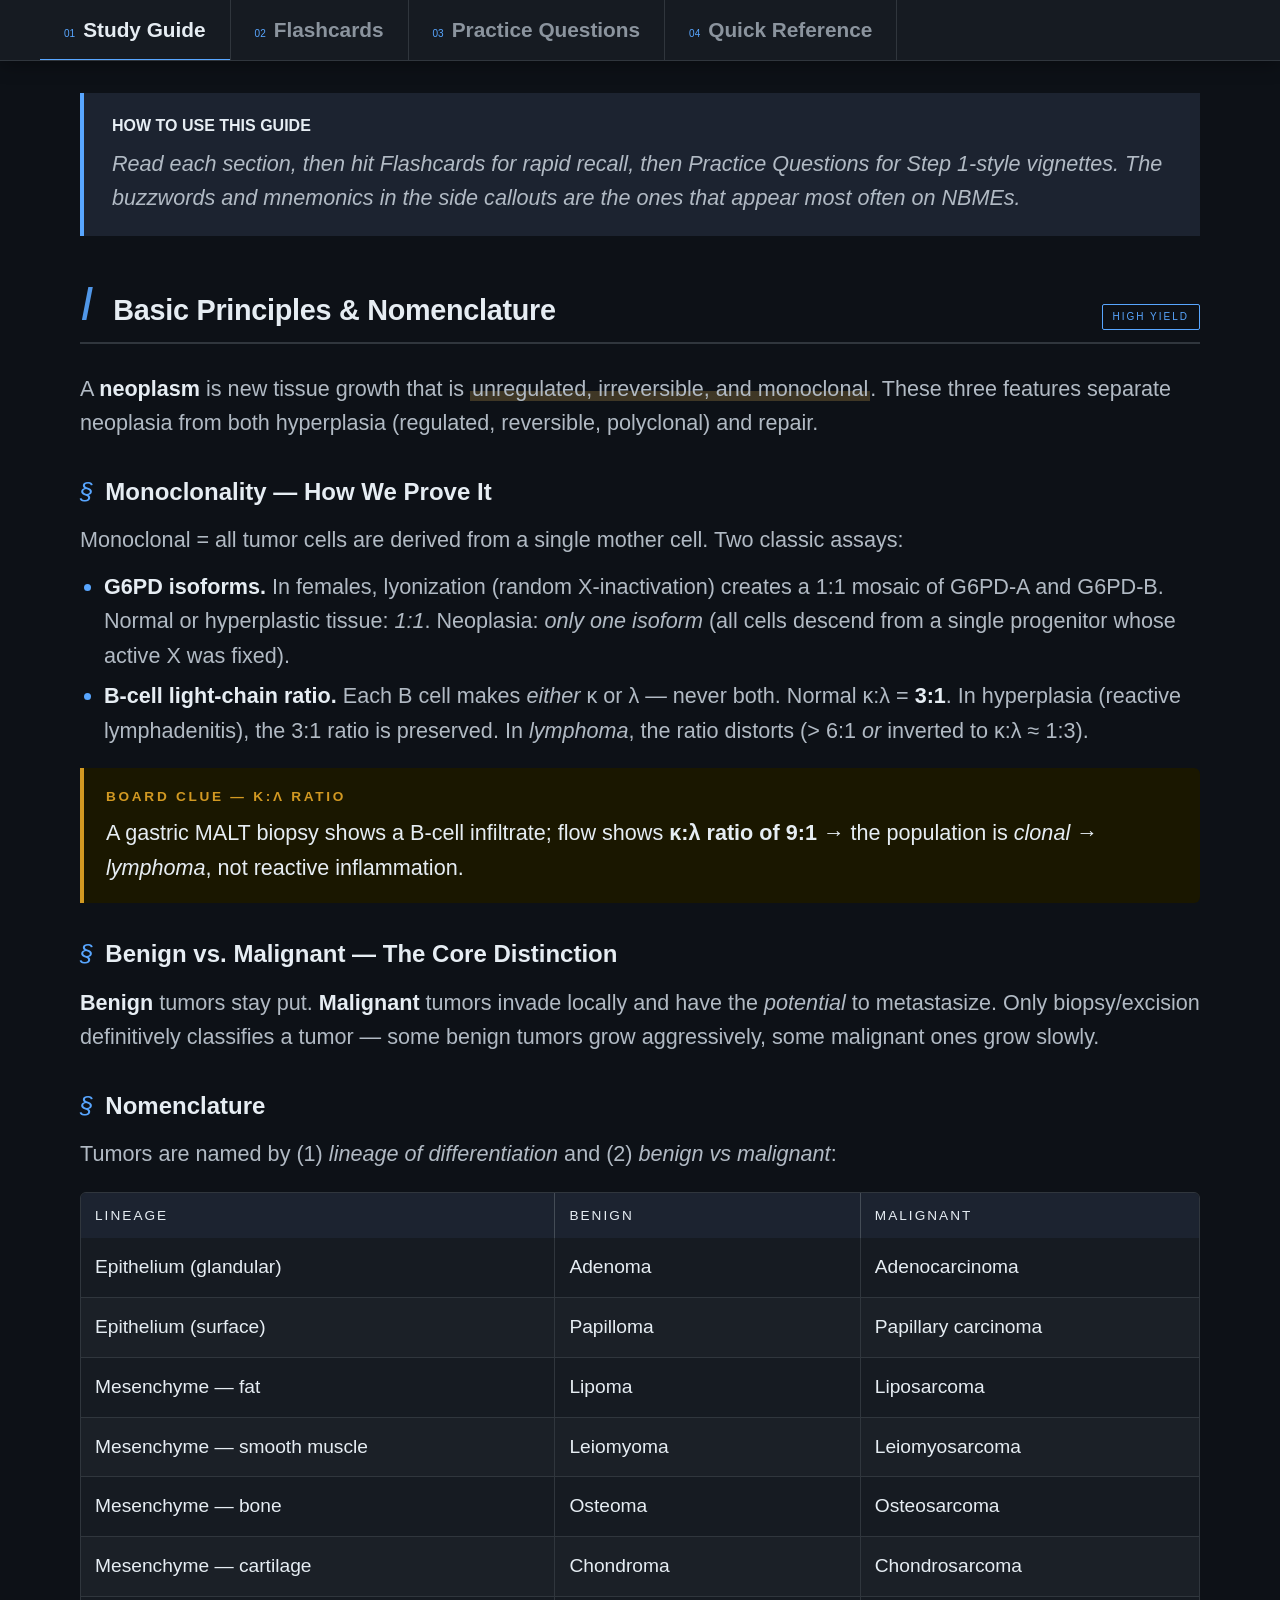
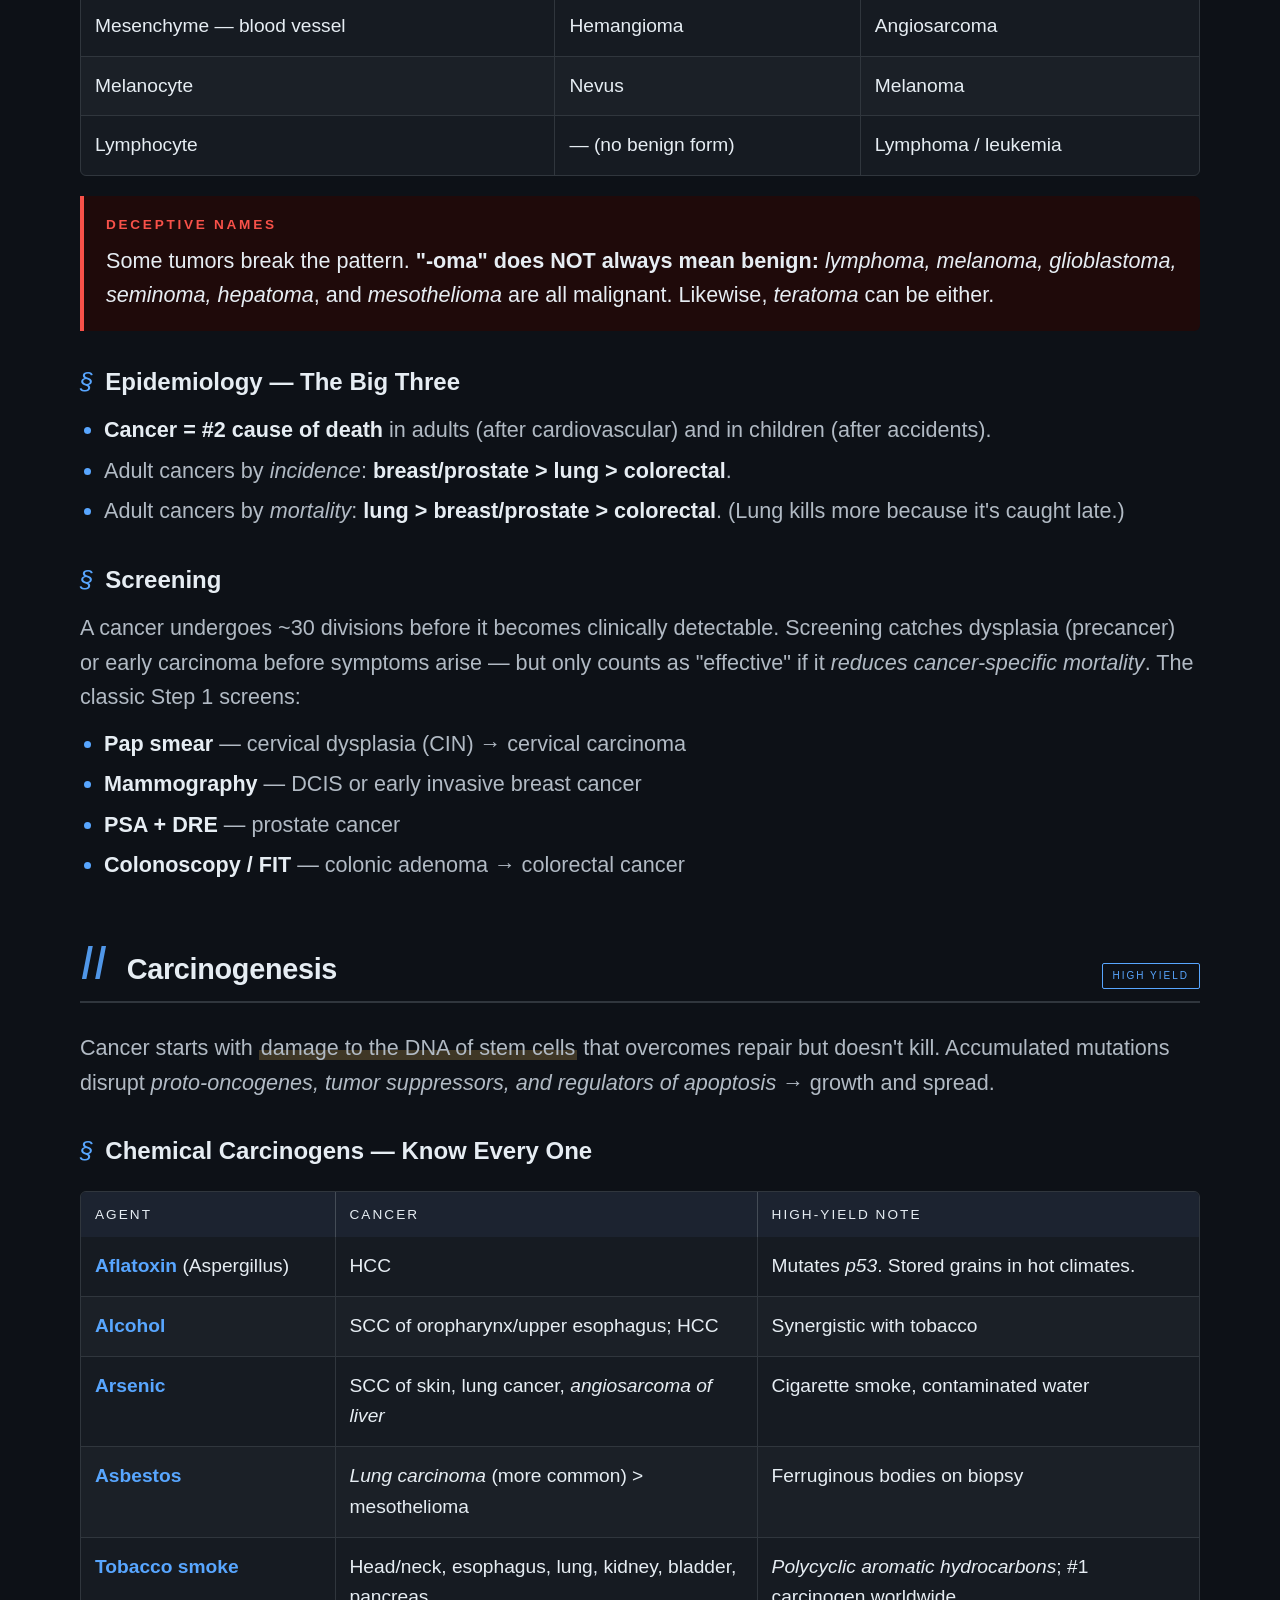
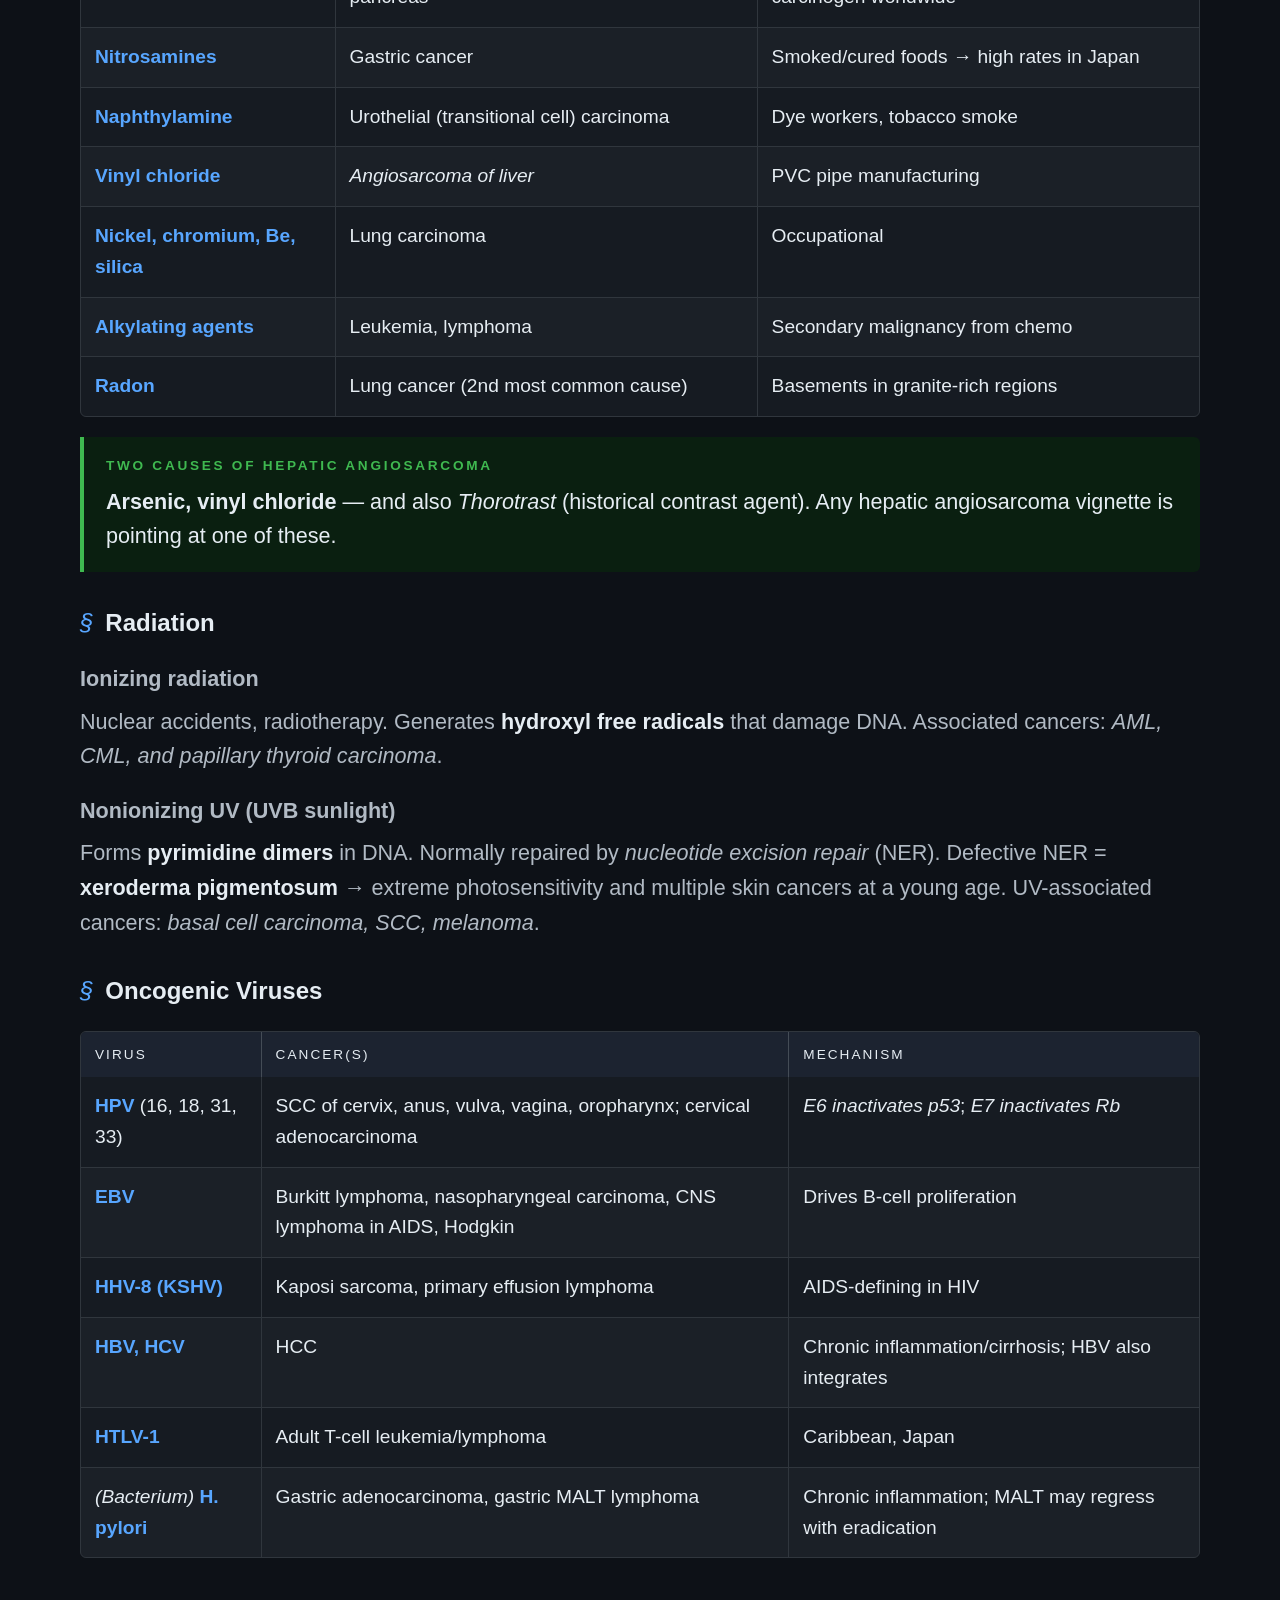
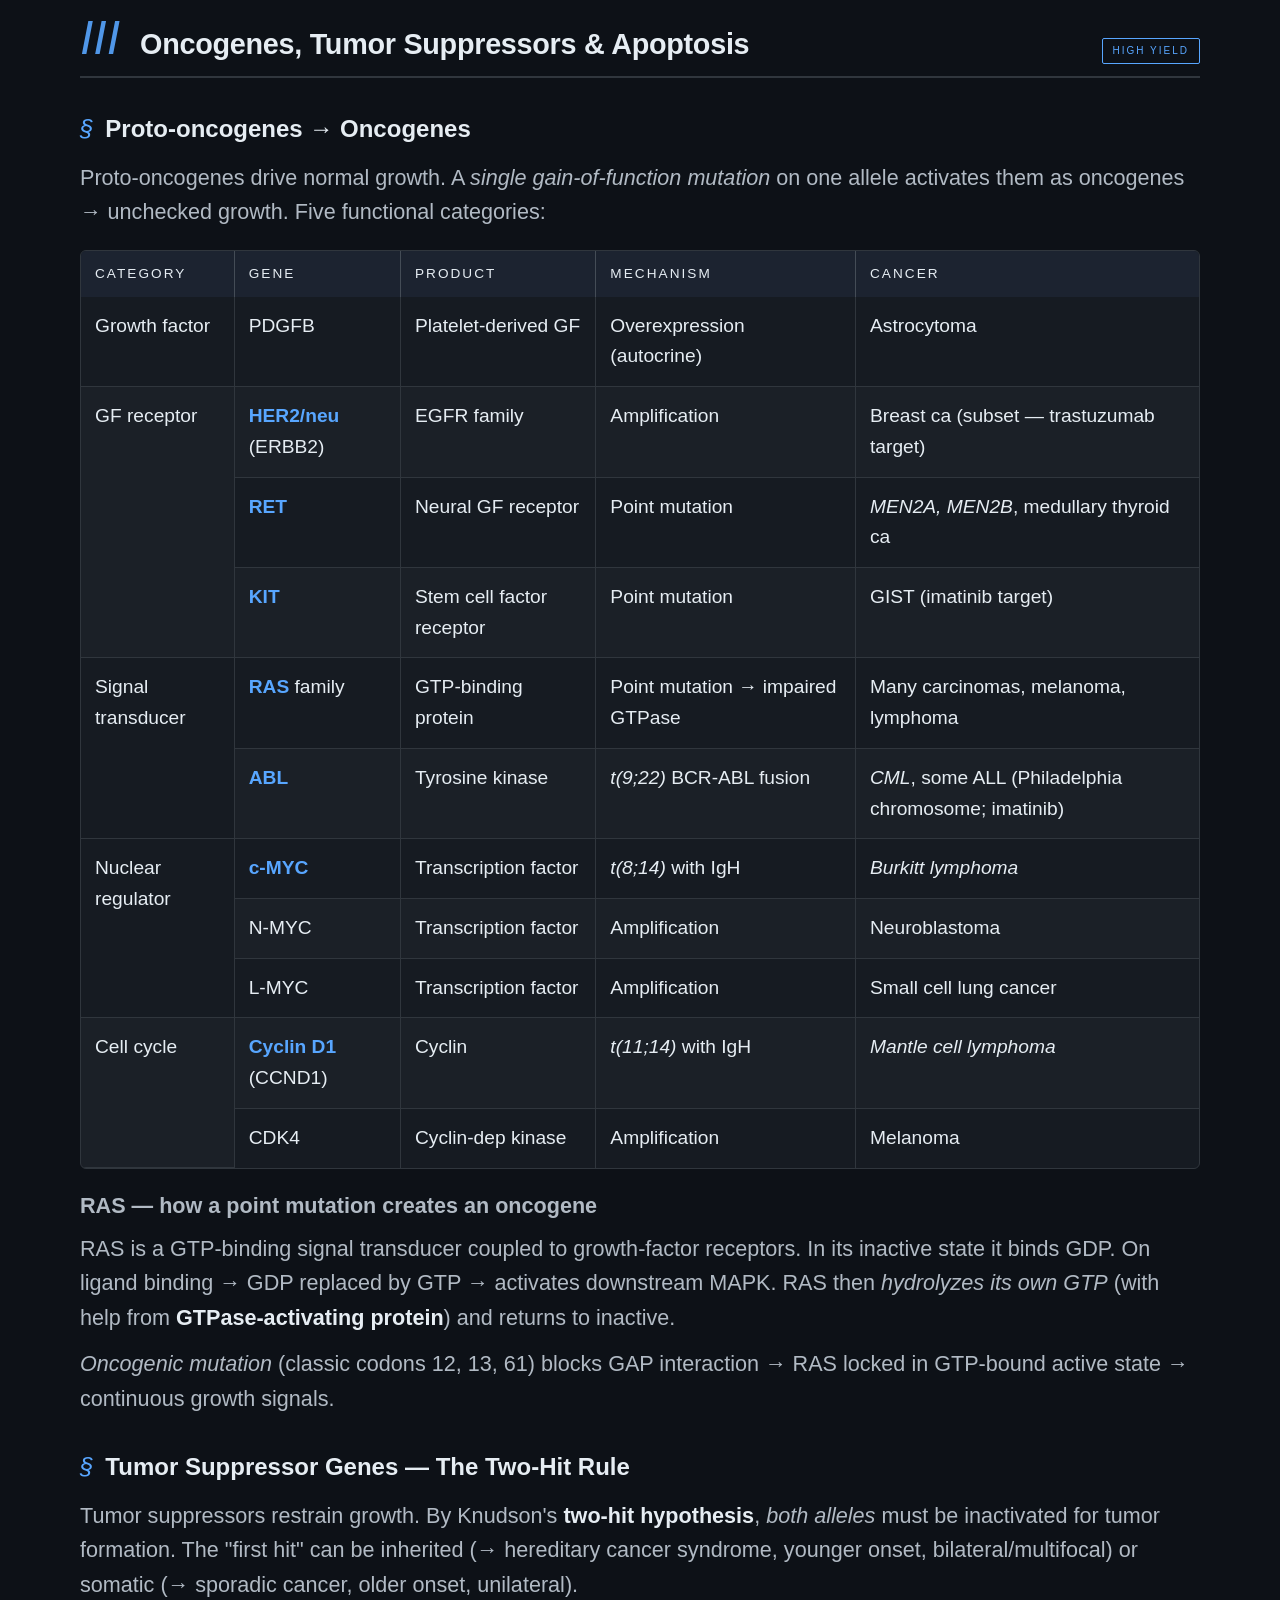
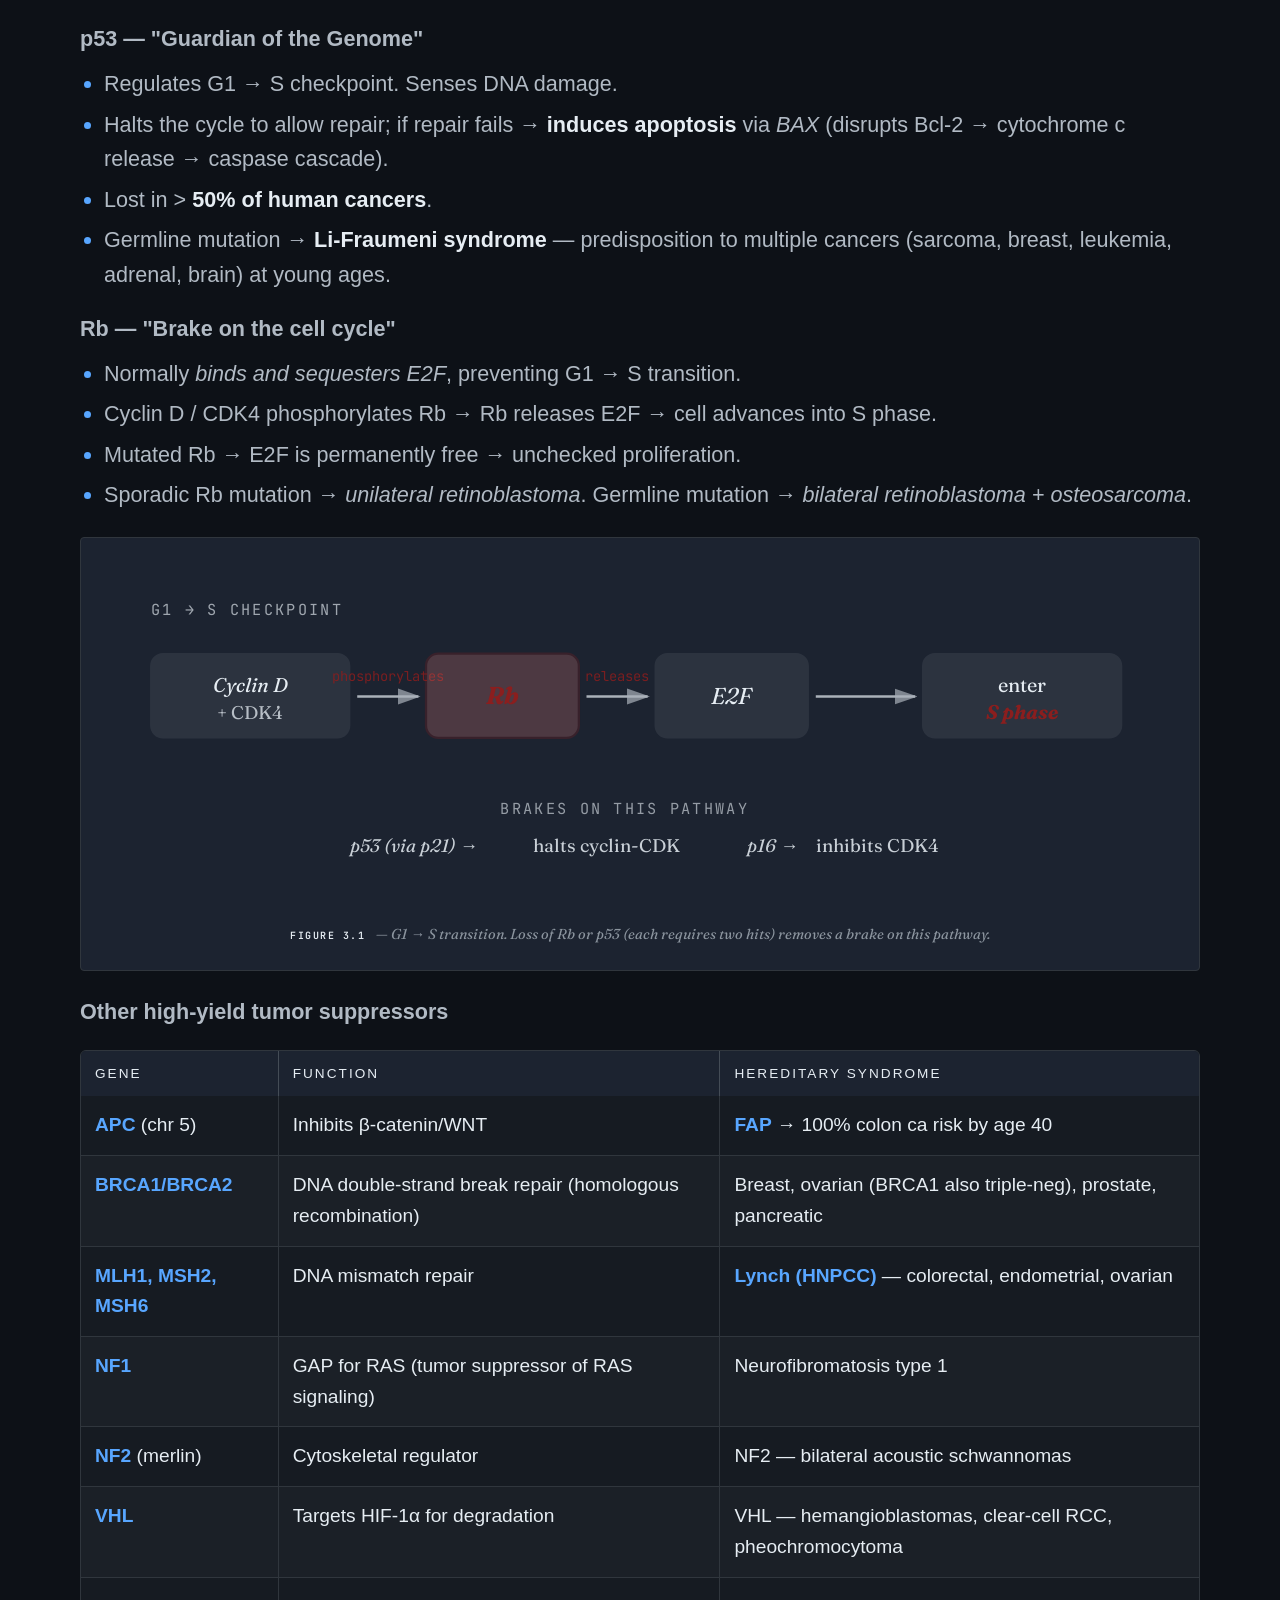
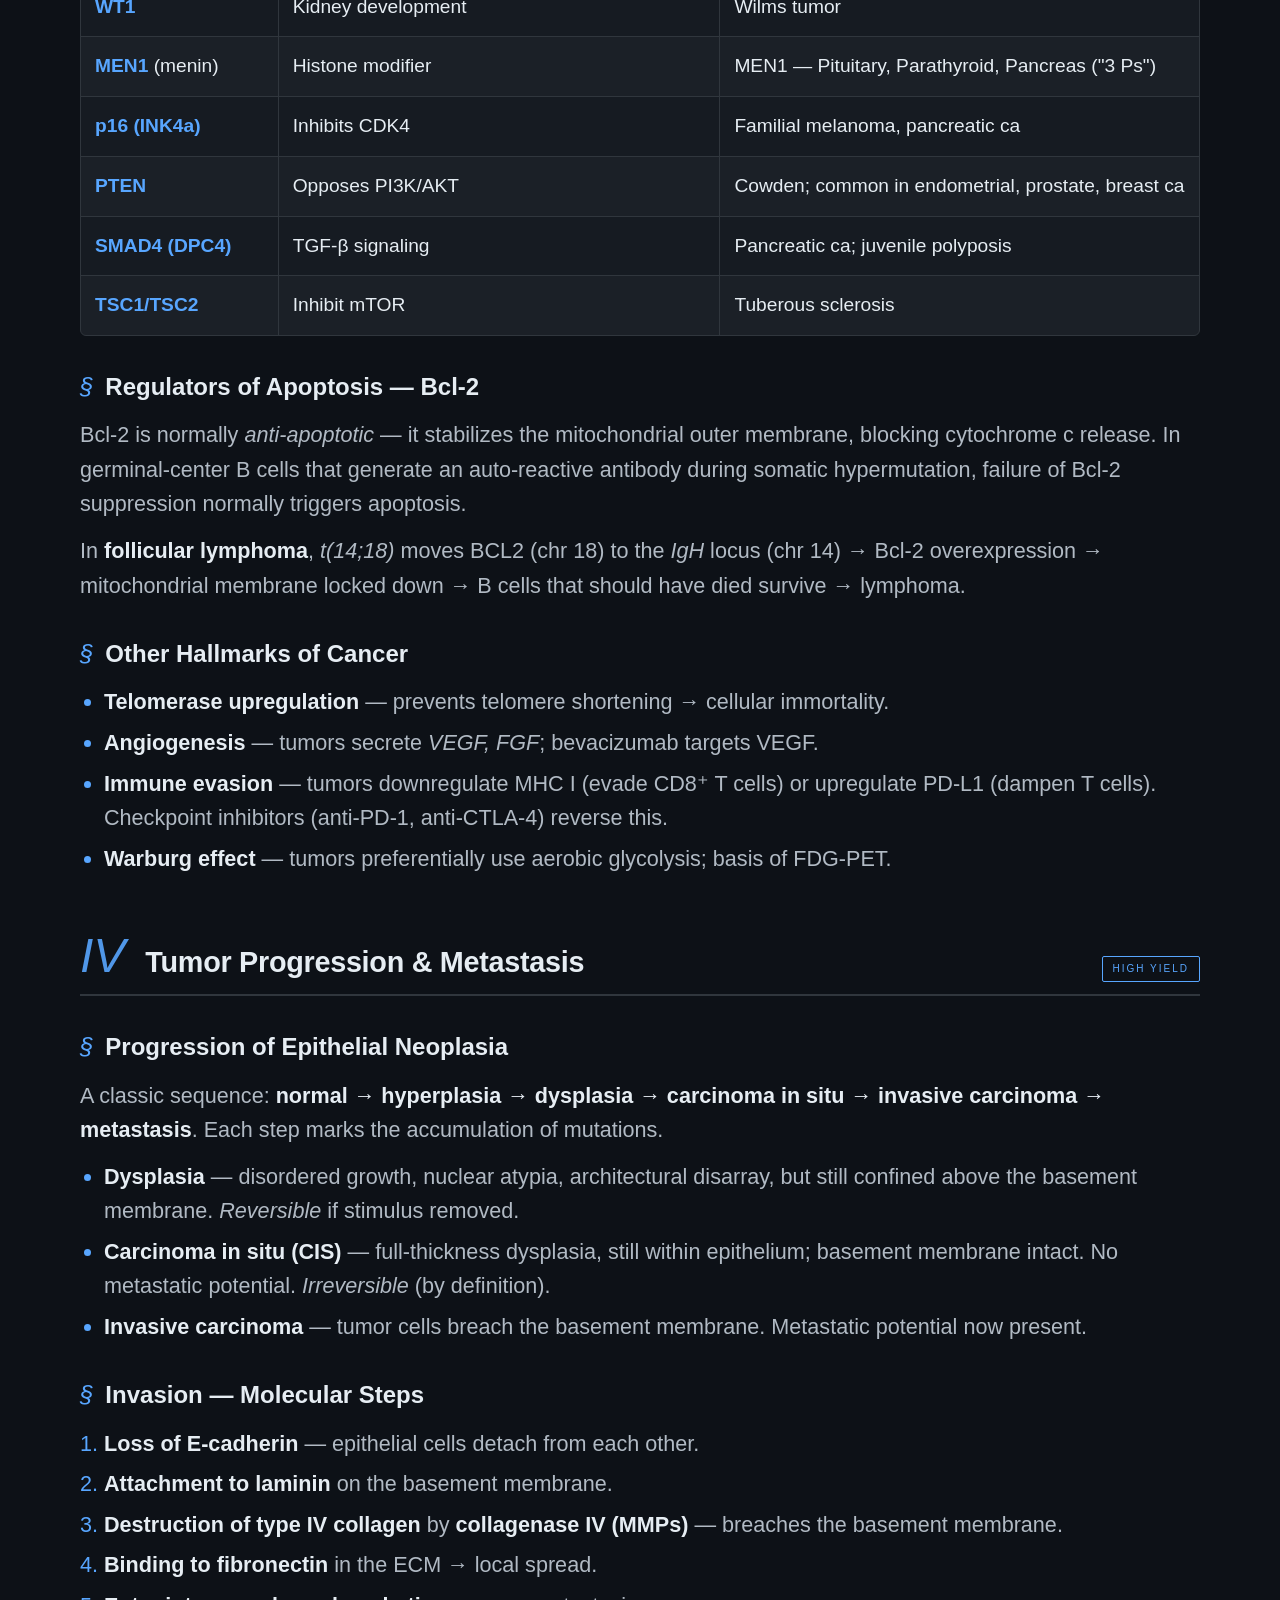
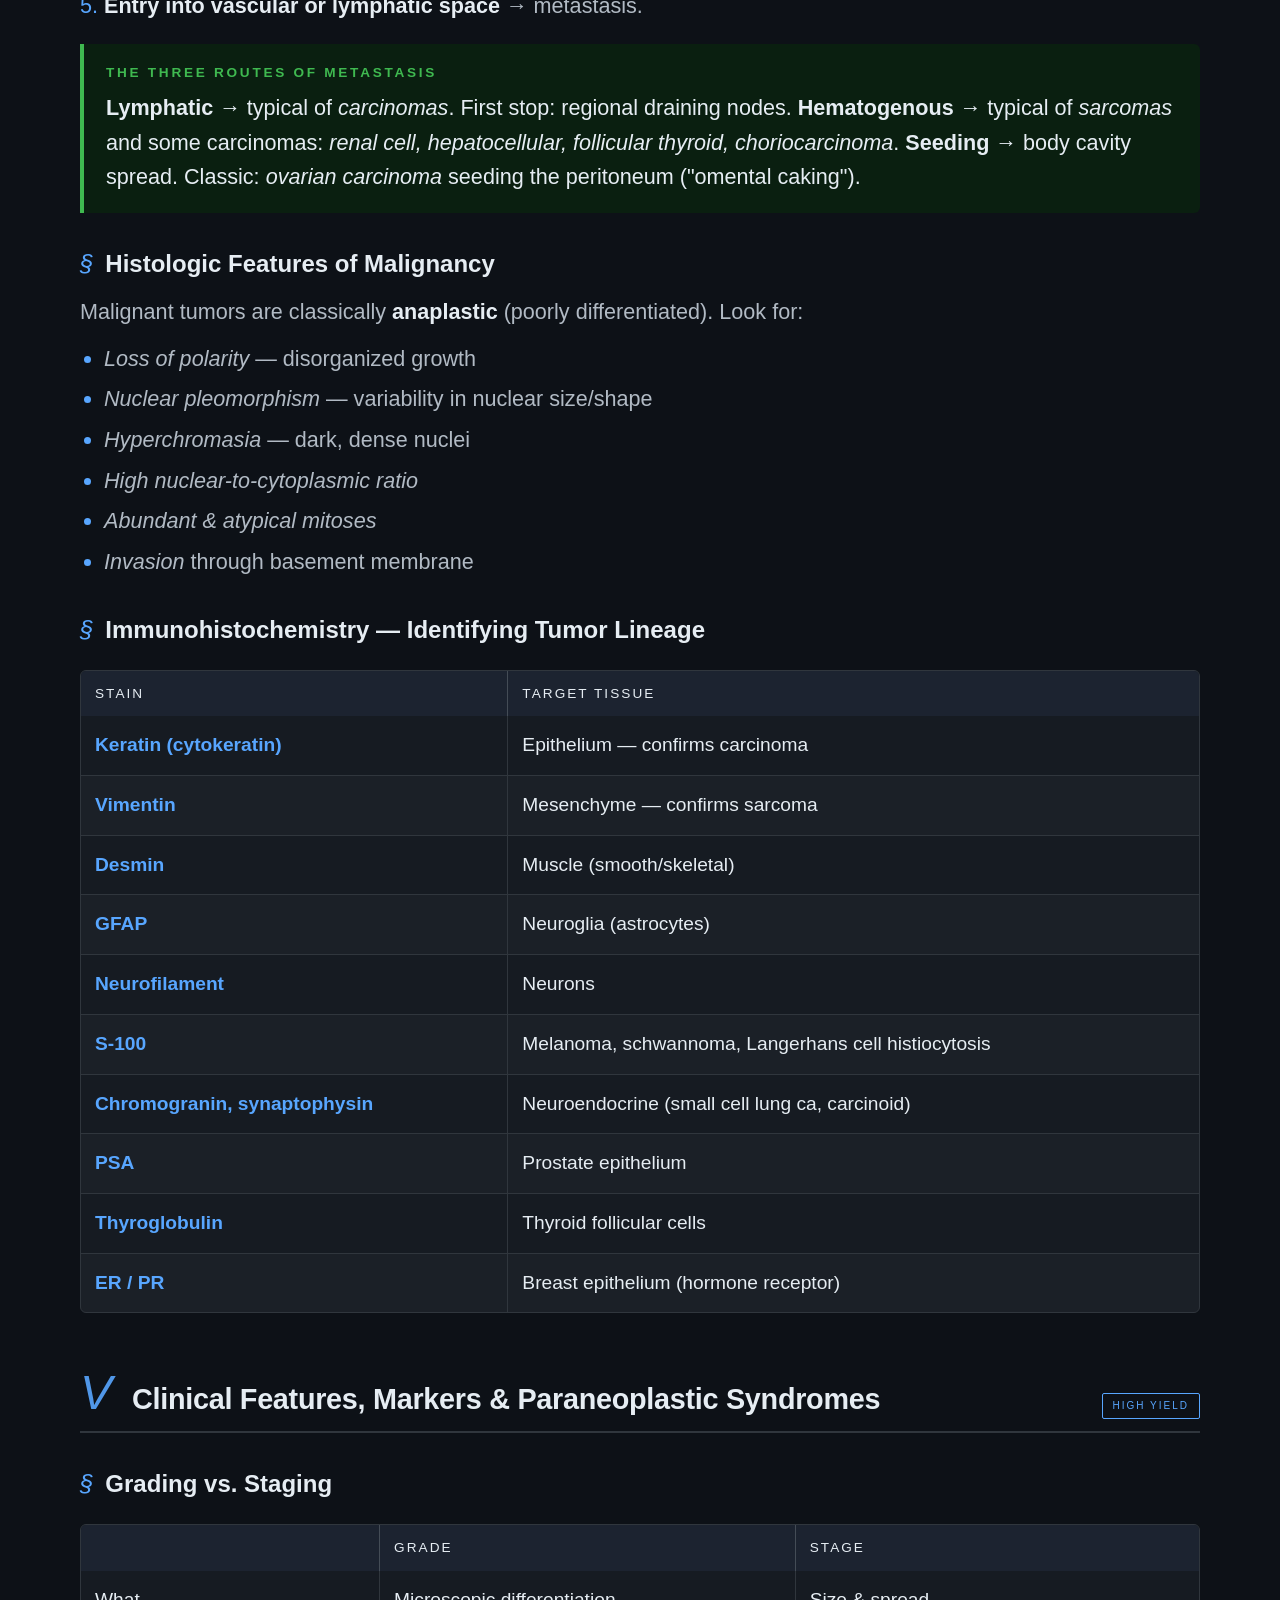
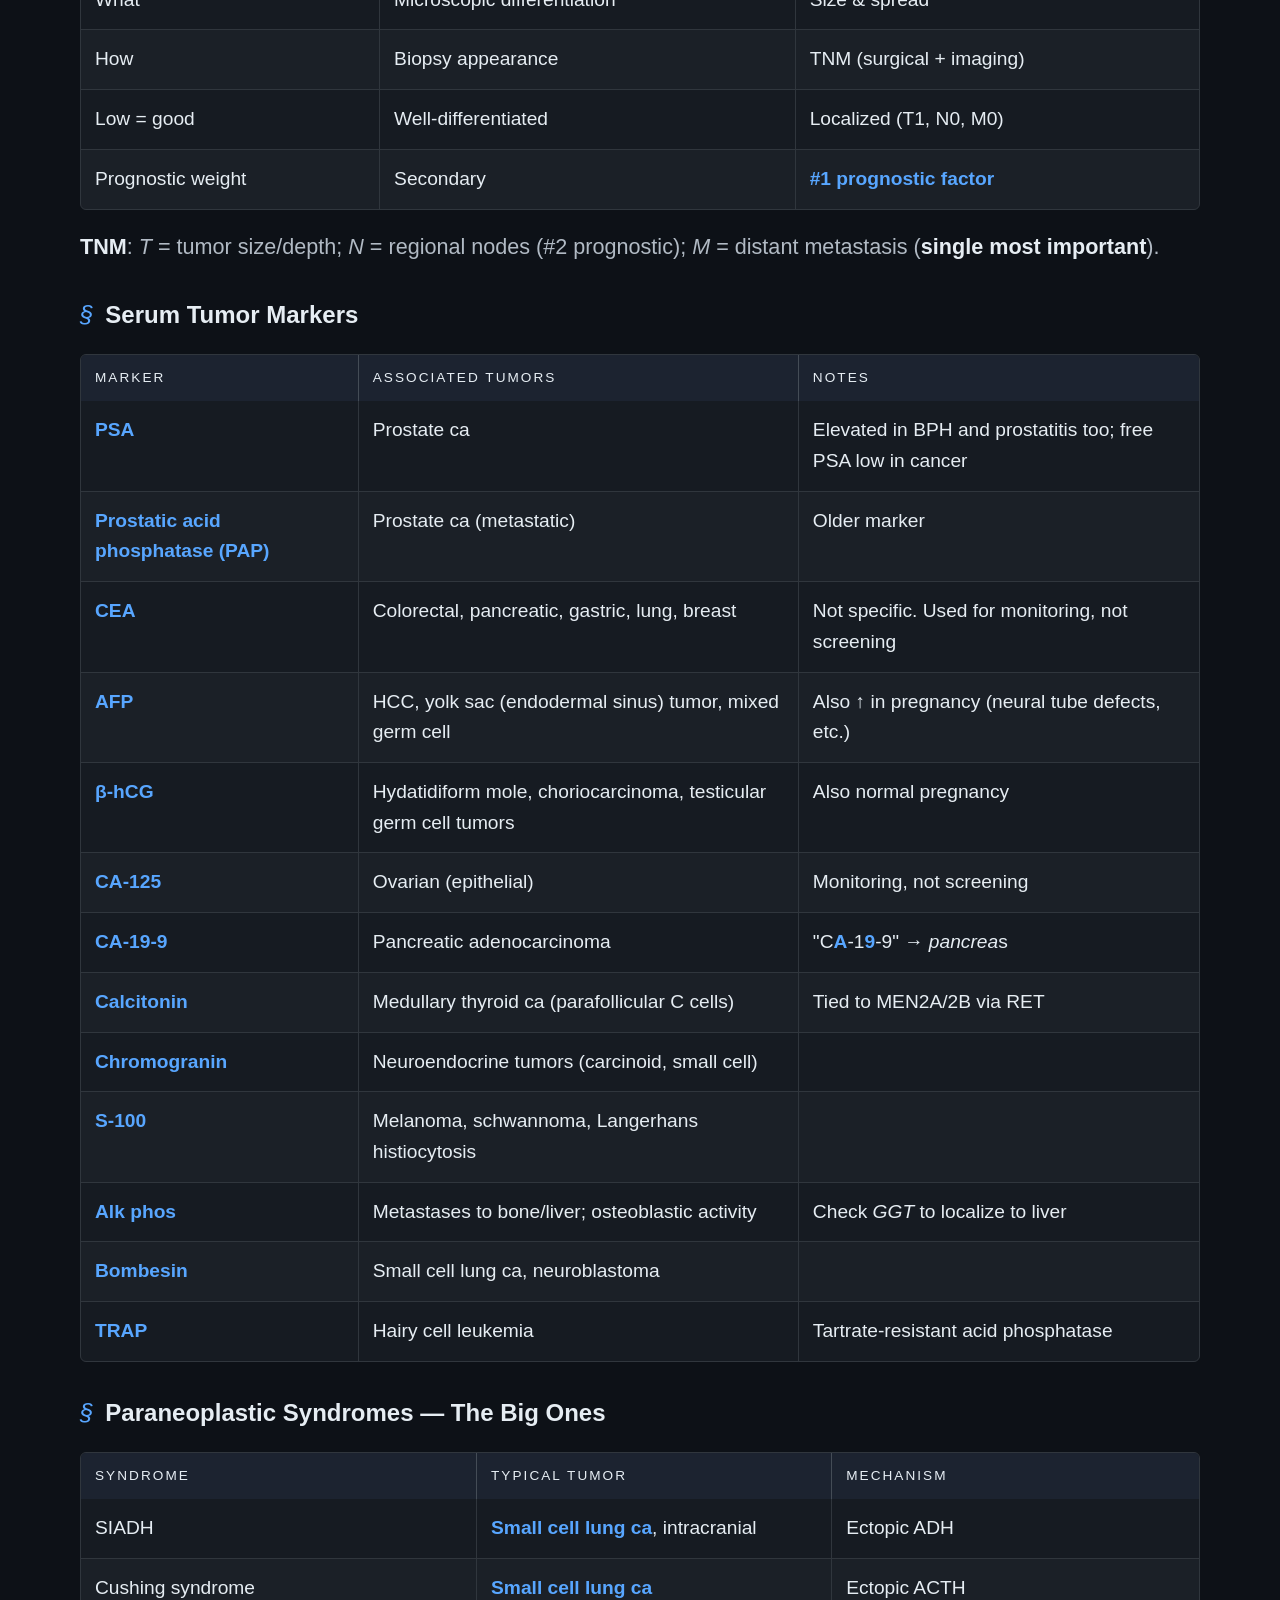
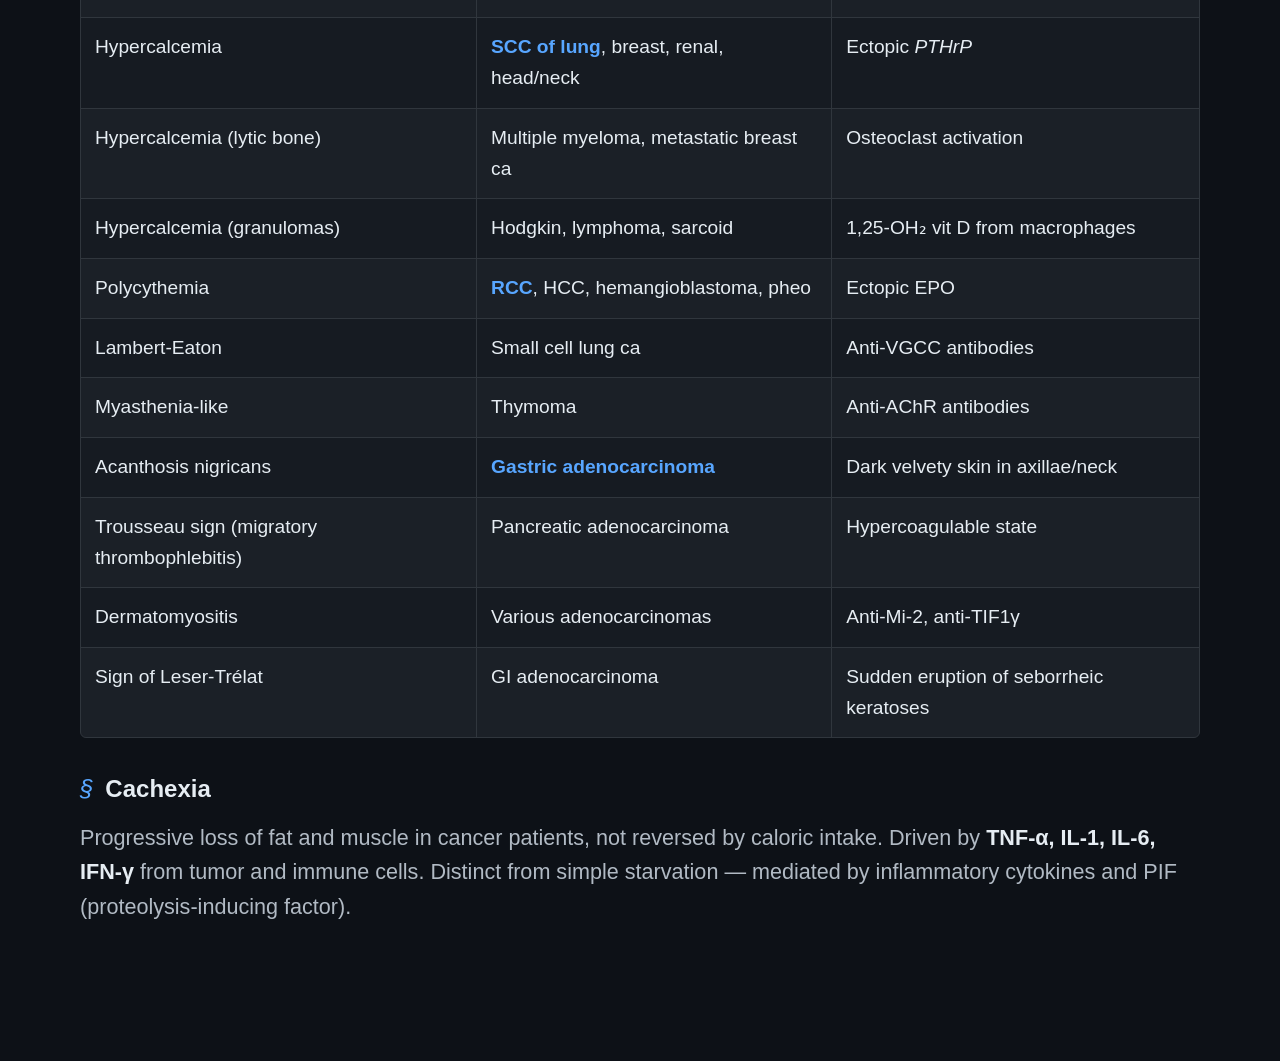
<file: pathoma/worksheets/ch3.html>
<!DOCTYPE html>
<html lang="en">
<head>
<meta charset="UTF-8">
<meta name="viewport" content="width=device-width, initial-scale=1.0">
<meta http-equiv="Cache-Control" content="no-cache, no-store, must-revalidate">
<meta http-equiv="Pragma" content="no-cache">
<meta http-equiv="Expires" content="0">
<title>Pathoma Ch. 3 — Step 1 Worksheet</title>
<link rel="preconnect" href="https://fonts.googleapis.com">
<link rel="preconnect" href="https://fonts.gstatic.com" crossorigin>
<link href="https://fonts.googleapis.com/css2?family=Fraunces:ital,opsz,wght@0,9..144,400;0,9..144,600;0,9..144,700;0,9..144,800;1,9..144,400&family=Lora:ital,wght@0,400;0,500;0,600;1,400&family=JetBrains+Mono:wght@400;500;600&display=swap" rel="stylesheet">
<script>
  // App-embedded: always dark mode
  document.documentElement.setAttribute('data-theme','dark');
</script>
<style>
  :root{
    --ink:#1a1814;
    --ink-soft:#3a352c;
    --ink-faint:#6b6352;
    --paper:#f5efe2;
    --paper-warm:#ede5d1;
    --paper-cream:#faf6ec;
    --accent:#8b1e1e;
    --accent-dark:#6b1515;
    --accent-soft:#c9a1a1;
    --gold:#b8892a;
    --teal:#2d5f5f;
    --teal-light:#7ea8a8;
    --success:#3d6b3d;
    --success-bg:#d9e5d4;
    --error:#8b1e1e;
    --error-bg:#edd5d5;
    --rule:#c9beaa;
    --rule-dark:#a89a80;
    --shadow:0 4px 0 rgba(26,24,20,.06), 0 18px 40px rgba(26,24,20,.08);
    --callout-buzz:#fdf5e0;
    --callout-mnem:#e5efef;
    --callout-warn:#f5e5e5;
    --callout-clin:#eae3d0;
    --explanation-bg:#ede5d1;
    --noise-opacity:.5;
    --bg-gradient-1:rgba(184,137,42,0.06);
    --bg-gradient-2:rgba(45,95,95,0.05);
  }
  [data-theme="dark"]{
    --ink:#ebe2cb;
    --ink-soft:#c0b495;
    --ink-faint:#8a7f6a;
    --paper:#14110c;
    --paper-warm:#1c1812;
    --paper-cream:#221d16;
    --accent:#e07a77;
    --accent-dark:#f08f8c;
    --accent-soft:#9a5050;
    --gold:#d4a850;
    --teal:#8ab5b5;
    --teal-light:#355f5f;
    --success:#8fb98a;
    --success-bg:#1f3020;
    --error:#e07a77;
    --error-bg:#3d1f1f;
    --rule:#3a342a;
    --rule-dark:#5a5140;
    --shadow:0 4px 0 rgba(0,0,0,.4), 0 18px 40px rgba(0,0,0,.65);
    --callout-buzz:#2a2413;
    --callout-mnem:#17252a;
    --callout-warn:#2e1818;
    --callout-clin:#22201a;
    --explanation-bg:#1e1a14;
    --noise-opacity:.15;
    --bg-gradient-1:rgba(212,168,80,0.04);
    --bg-gradient-2:rgba(138,181,181,0.03);
  }

  /* Dark-mode-specific element overrides (for things that can't just rely on var flipping) */
  [data-theme="dark"] .callout.buzzword{background:var(--callout-buzz)}
  [data-theme="dark"] .callout.mnemonic{background:var(--callout-mnem)}
  [data-theme="dark"] .callout.warning{background:var(--callout-warn)}
  [data-theme="dark"] .callout.clinical{background:var(--callout-clin)}
  [data-theme="dark"] .explanation{background:var(--explanation-bg)}
  [data-theme="dark"] em.highlight{background:linear-gradient(180deg,transparent 60%, rgba(212,168,80,.25) 60%)}
  [data-theme="dark"] table.ref th{background:var(--paper-cream);color:var(--ink);border-right-color:var(--rule-dark)}
  [data-theme="dark"] table.ref tr:nth-child(even) td{background:rgba(255,240,220,.025)}
  [data-theme="dark"] .tab:hover{background:rgba(224,122,119,.08)}
  [data-theme="dark"] nav.tabs{box-shadow:0 2px 20px rgba(0,0,0,.4)}
  [data-theme="dark"] .flash-face.back{background:#2a1f1f;color:var(--ink)}
  [data-theme="dark"] .flash-face.back .flash-q{color:var(--ink)}
  [data-theme="dark"] .flash-face.back .flash-tag{color:var(--accent);border-color:var(--accent)}
  [data-theme="dark"] .quiz-footer{background:#2a1f1f;color:var(--ink)}
  [data-theme="dark"] .quiz-footer p{color:var(--ink-soft)}
  [data-theme="dark"] .quiz-footer .btn{background:var(--accent);color:var(--paper);border-color:var(--accent)}
  [data-theme="dark"] .review-banner{background:#2a1818}
  [data-theme="dark"] .review-banner strong{color:var(--accent-dark)}
  [data-theme="dark"] footer{background:var(--paper-warm)}

  /* Theme transitions (applied to commonly-colored surfaces) */
  body,.masthead,nav.tabs,.tab,.panel,.callout,.chapter-intro,.diagram,.tbl-wrap,table.ref td,table.ref th,.flashcard,.flash-face,.option,.btn,.chip,.review-pill,.vignette,.explanation,.question,.topic-filter,.practice-tools,.review-banner,.quiz-footer,.empty-state,.theme-toggle,footer{
    transition:background-color .3s ease, border-color .3s ease, color .3s ease, box-shadow .3s ease;
  }

  /* Theme toggle button */
  .theme-toggle{
    position:fixed;top:16px;right:16px;z-index:100;
    width:46px;height:46px;border-radius:50%;
    background:var(--paper-cream);border:1px solid var(--rule-dark);color:var(--ink);
    cursor:pointer;display:flex;align-items:center;justify-content:center;
    box-shadow:0 4px 14px rgba(0,0,0,.12);
    transition:transform .35s cubic-bezier(.4,0,.2,1), background-color .25s, color .25s, border-color .25s, box-shadow .25s;
  }
  .theme-toggle:hover{transform:rotate(20deg) scale(1.08);background:var(--accent);color:var(--paper-cream);border-color:var(--accent);box-shadow:0 6px 18px rgba(0,0,0,.2)}
  .theme-toggle:active{transform:rotate(20deg) scale(.96)}
  .theme-toggle svg{display:none}
  :root:not([data-theme="dark"]) .theme-toggle .icon-moon{display:block}
  [data-theme="dark"] .theme-toggle .icon-sun{display:block}
  [data-theme="dark"] .theme-toggle{box-shadow:0 4px 14px rgba(0,0,0,.5)}
  @media (max-width:640px){
    .theme-toggle{top:10px;right:10px;width:40px;height:40px}
    .theme-toggle svg{width:18px;height:18px}
  }
  *{box-sizing:border-box;margin:0;padding:0}
  html{scroll-behavior:smooth}
  body{
    font-family:'Lora',Georgia,serif;
    background:var(--paper);
    color:var(--ink);
    line-height:1.6;
    font-size:16px;
    background-image:
      radial-gradient(ellipse 800px 400px at 10% 0%, var(--bg-gradient-1), transparent 60%),
      radial-gradient(ellipse 600px 300px at 90% 100%, var(--bg-gradient-2), transparent 60%);
    min-height:100vh;
  }
  body::before{
    content:'';position:fixed;inset:0;pointer-events:none;z-index:1;
    background-image:url("data:image/svg+xml,%3Csvg xmlns='http://www.w3.org/2000/svg' width='100' height='100'%3E%3Cfilter id='n'%3E%3CfeTurbulence baseFrequency='0.9' numOctaves='2' seed='5'/%3E%3CfeColorMatrix values='0 0 0 0 0.2 0 0 0 0 0.15 0 0 0 0 0.1 0 0 0 0.03 0'/%3E%3C/filter%3E%3Crect width='100' height='100' filter='url(%23n)'/%3E%3C/svg%3E");
    opacity:var(--noise-opacity);
    transition:opacity .3s ease;
  }

  .masthead{position:relative;z-index:2;padding:64px 40px 40px;border-bottom:1px solid var(--rule);background:linear-gradient(180deg, var(--paper-cream) 0%, var(--paper) 100%)}
  .masthead-inner{max-width:1200px;margin:0 auto}
  .eyebrow{font-family:'JetBrains Mono',monospace;font-size:11px;letter-spacing:.28em;text-transform:uppercase;color:var(--accent);margin-bottom:18px;display:flex;align-items:center;gap:12px}
  .eyebrow::after{content:'';height:1px;background:var(--accent);flex:1;max-width:80px;opacity:.4}
  h1.title{font-family:'Fraunces',serif;font-weight:800;font-size:clamp(2.2rem,5vw,4rem);line-height:1.02;letter-spacing:-.02em;color:var(--ink);margin-bottom:14px}
  h1.title em{font-style:italic;font-weight:400;color:var(--accent)}
  .subtitle{font-family:'Fraunces',serif;font-weight:400;font-style:italic;font-size:1.15rem;color:var(--ink-soft);max-width:720px;margin-bottom:28px}
  .meta-strip{display:flex;gap:28px;flex-wrap:wrap;padding-top:22px;border-top:1px solid var(--rule);font-family:'JetBrains Mono',monospace;font-size:11px;letter-spacing:.15em;text-transform:uppercase;color:var(--ink-faint)}
  .meta-strip span strong{color:var(--ink);font-weight:600}

  nav.tabs{position:sticky;top:0;z-index:10;background:var(--paper-cream);border-bottom:2px solid var(--ink);box-shadow:0 2px 20px rgba(26,24,20,.06)}
  .tabs-inner{max-width:1200px;margin:0 auto;display:flex;overflow-x:auto;scrollbar-width:none}
  .tabs-inner::-webkit-scrollbar{display:none}
  .tab{flex:0 0 auto;padding:18px 24px;background:transparent;border:none;border-right:1px solid var(--rule);font-family:'Fraunces',serif;font-size:.95rem;font-weight:600;color:var(--ink-faint);cursor:pointer;transition:all .2s;position:relative;white-space:nowrap}
  .tab:hover{color:var(--ink);background:rgba(139,30,30,.04)}
  .tab.active{color:var(--ink)}
  .tab.active::after{content:'';position:absolute;left:0;right:0;bottom:-2px;height:3px;background:var(--accent)}
  .tab .tab-num{font-family:'JetBrains Mono',monospace;font-size:10px;color:var(--accent);margin-right:8px;font-weight:500}

  main{position:relative;z-index:2;max-width:1200px;margin:0 auto;padding:48px 40px 120px}
  .panel{display:none}
  .panel.active{display:block;animation:fadeIn .4s ease}
  @keyframes fadeIn{from{opacity:0;transform:translateY(8px)}to{opacity:1;transform:translateY(0)}}

  .chapter-intro{border-left:4px solid var(--accent);padding:20px 28px;background:var(--paper-cream);margin-bottom:44px;font-family:'Fraunces',serif;font-style:italic;font-size:1.05rem;color:var(--ink-soft)}
  .chapter-intro strong{font-style:normal;font-weight:700;display:block;font-family:'JetBrains Mono',monospace;font-size:11px;letter-spacing:.2em;text-transform:uppercase;margin-bottom:8px;color:var(--accent)}

  section.study-section{margin-bottom:56px;scroll-margin-top:100px}
  .section-header{display:flex;align-items:baseline;gap:20px;padding-bottom:12px;border-bottom:2px solid var(--ink);margin-bottom:28px}
  .section-num{font-family:'Fraunces',serif;font-style:italic;font-weight:300;font-size:3.5rem;line-height:1;color:var(--accent);opacity:.9}
  .section-title{font-family:'Fraunces',serif;font-weight:700;font-size:2rem;line-height:1.1;letter-spacing:-.01em;flex:1}
  .section-tag{font-family:'JetBrains Mono',monospace;font-size:10px;letter-spacing:.2em;text-transform:uppercase;color:var(--ink-faint);padding:4px 10px;border:1px solid var(--rule-dark);border-radius:2px}
  .section-tag.hy{color:var(--accent);border-color:var(--accent)}

  h3.concept{font-family:'Fraunces',serif;font-weight:700;font-size:1.35rem;margin:32px 0 12px;color:var(--ink);display:flex;align-items:center;gap:12px}
  h3.concept::before{content:'§';color:var(--accent);font-weight:400;font-style:italic}
  h4.sub{font-family:'Fraunces',serif;font-weight:600;font-size:1.1rem;margin:20px 0 8px;color:var(--ink-soft)}
  p{margin-bottom:12px;color:var(--ink-soft)}
  strong{color:var(--ink);font-weight:600}
  em.highlight{background:linear-gradient(180deg,transparent 60%, rgba(184,137,42,.35) 60%);font-style:normal;font-weight:500;padding:0 2px}
  ul,ol{margin:10px 0 14px 24px;color:var(--ink-soft)}
  li{margin-bottom:6px}
  li::marker{color:var(--accent)}

  .callout{padding:18px 22px;margin:20px 0;border-left:4px solid;border-radius:0 6px 6px 0;font-size:.95rem}
  .callout-label{font-family:'JetBrains Mono',monospace;font-size:10px;letter-spacing:.2em;text-transform:uppercase;font-weight:600;margin-bottom:8px;display:block}
  .callout.buzzword{border-color:var(--gold);background:#fdf5e0}
  .callout.buzzword .callout-label{color:var(--gold)}
  .callout.mnemonic{border-color:var(--teal);background:#e5efef}
  .callout.mnemonic .callout-label{color:var(--teal)}
  .callout.warning{border-color:var(--accent);background:#f5e5e5}
  .callout.warning .callout-label{color:var(--accent)}
  .callout.clinical{border-color:var(--ink);background:#eae3d0}
  .callout.clinical .callout-label{color:var(--ink)}

  .tbl-wrap{overflow-x:auto;margin:20px 0;border:1px solid var(--rule-dark);border-radius:2px;background:var(--paper-cream)}
  table.ref{width:100%;border-collapse:collapse;font-size:.9rem}
  table.ref th{background:var(--ink);color:var(--paper);font-family:'JetBrains Mono',monospace;font-weight:500;font-size:10px;letter-spacing:.15em;text-transform:uppercase;padding:12px 14px;text-align:left;border-right:1px solid var(--ink-soft)}
  table.ref th:last-child{border-right:none}
  table.ref td{padding:14px;border-bottom:1px solid var(--rule);border-right:1px solid var(--rule);vertical-align:top}
  table.ref td:last-child{border-right:none}
  table.ref tr:last-child td{border-bottom:none}
  table.ref tr:nth-child(even) td{background:rgba(201,190,170,.12)}
  table.ref td strong{color:var(--accent)}

  .diagram{margin:24px 0;padding:24px;background:var(--paper-cream);border:1px solid var(--rule);border-radius:4px;text-align:center}
  .diagram svg{max-width:100%;height:auto}
  .diagram-caption{margin-top:14px;font-family:'Fraunces',serif;font-style:italic;font-size:.9rem;color:var(--ink-faint)}
  .diagram-caption strong{font-style:normal;font-family:'JetBrains Mono',monospace;font-size:10px;letter-spacing:.15em;text-transform:uppercase;color:var(--accent);margin-right:8px}

  /* Flashcards */
  .flash-intro{text-align:center;margin-bottom:32px}
  .flash-counter{font-family:'JetBrains Mono',monospace;font-size:11px;letter-spacing:.2em;text-transform:uppercase;color:var(--ink-faint);margin-bottom:20px}
  .flash-counter strong{color:var(--accent);font-size:14px}
  .flashcard{max-width:640px;margin:0 auto;height:360px;perspective:2000px;cursor:pointer}
  .flashcard-inner{position:relative;width:100%;height:100%;transition:transform .6s cubic-bezier(.4,0,.2,1);transform-style:preserve-3d}
  .flashcard.flipped .flashcard-inner{transform:rotateY(180deg)}
  .flash-face{position:absolute;inset:0;backface-visibility:hidden;padding:44px;border:1px solid var(--rule-dark);border-radius:6px;background:var(--paper-cream);box-shadow:var(--shadow);display:flex;flex-direction:column;justify-content:center;align-items:center;text-align:center}
  .flash-face.back{transform:rotateY(180deg);background:var(--ink);color:var(--paper)}
  .flash-face.back .flash-q{color:var(--paper-warm)}
  .flash-face.back .flash-tag{color:var(--accent-soft);border-color:var(--accent-soft)}
  .flash-tag{font-family:'JetBrains Mono',monospace;font-size:10px;letter-spacing:.2em;text-transform:uppercase;color:var(--accent);padding:4px 12px;border:1px solid var(--accent);border-radius:2px;margin-bottom:28px}
  .flash-q{font-family:'Fraunces',serif;font-size:1.4rem;line-height:1.3;color:var(--ink);max-width:520px;font-weight:500}
  .flash-q em{font-style:italic;color:var(--accent)}
  .flash-q.small{font-size:1.1rem;line-height:1.45}
  .flash-hint{position:absolute;bottom:18px;font-family:'JetBrains Mono',monospace;font-size:10px;letter-spacing:.2em;text-transform:uppercase;color:var(--ink-faint);opacity:.6}
  .flash-face.back .flash-hint{color:var(--paper-warm);opacity:.5}
  .flash-controls{max-width:640px;margin:28px auto 0;display:flex;gap:12px;justify-content:center;flex-wrap:wrap}

  .btn{padding:12px 24px;border:1px solid var(--ink);background:var(--paper-cream);color:var(--ink);font-family:'JetBrains Mono',monospace;font-size:11px;letter-spacing:.15em;text-transform:uppercase;font-weight:500;cursor:pointer;transition:all .2s;border-radius:2px}
  .btn:hover{background:var(--ink);color:var(--paper)}
  .btn.primary{background:var(--accent);color:var(--paper-cream);border-color:var(--accent)}
  .btn.primary:hover{background:var(--accent-dark)}
  .btn:disabled{opacity:.4;cursor:not-allowed}
  .btn:disabled:hover{background:var(--paper-cream);color:var(--ink)}

  /* Topic Filter (shared by flashcards + practice) */
  .topic-filter{margin-bottom:28px;padding:18px 22px;background:var(--paper-cream);border:1px solid var(--rule-dark);border-radius:4px}
  .filter-label{display:block;font-family:'JetBrains Mono',monospace;font-size:10px;letter-spacing:.2em;text-transform:uppercase;color:var(--ink-faint);margin-bottom:12px;font-weight:600}
  .chip-row{display:flex;flex-wrap:wrap;gap:8px}
  .chip{padding:7px 14px;border:1px solid var(--rule-dark);background:var(--paper);color:var(--ink-soft);font-family:'JetBrains Mono',monospace;font-size:10px;letter-spacing:.12em;text-transform:uppercase;font-weight:500;cursor:pointer;transition:all .15s;border-radius:20px;display:inline-flex;align-items:center;gap:8px;line-height:1}
  .chip:hover{border-color:var(--ink);color:var(--ink)}
  .chip.active{background:var(--ink);color:var(--paper-cream);border-color:var(--ink)}
  .chip.chip-all{border-style:dashed}
  .chip.chip-all.active{background:var(--accent);border-color:var(--accent);border-style:solid}
  .chip-count{background:var(--rule);color:var(--ink);font-size:9px;padding:2px 7px;border-radius:10px;font-weight:600;letter-spacing:.05em}
  .chip.active .chip-count{background:var(--paper-warm);color:var(--ink)}
  .chip.chip-all.active .chip-count{background:var(--paper-cream);color:var(--accent)}
  .chip:disabled{opacity:.35;cursor:not-allowed}

  /* Practice tools row (review-missed pill) */
  .practice-tools{display:flex;gap:10px;flex-wrap:wrap;margin-bottom:22px;align-items:center}
  .review-pill{padding:9px 16px;border:1px solid var(--accent);background:var(--paper-cream);color:var(--accent);font-family:'JetBrains Mono',monospace;font-size:10px;letter-spacing:.15em;text-transform:uppercase;font-weight:600;cursor:pointer;transition:all .15s;border-radius:20px;display:inline-flex;align-items:center;gap:8px;line-height:1}
  .review-pill:hover:not(:disabled){background:var(--accent);color:var(--paper-cream)}
  .review-pill:disabled{opacity:.35;cursor:not-allowed;border-color:var(--rule-dark);color:var(--ink-faint)}
  .review-pill.active{background:var(--accent);color:var(--paper-cream)}
  .miss-count{background:var(--accent);color:var(--paper-cream);padding:2px 8px;border-radius:10px;font-size:9px;font-weight:700}
  .review-pill:hover:not(:disabled) .miss-count,.review-pill.active .miss-count{background:var(--paper-cream);color:var(--accent)}
  .review-pill:disabled .miss-count{background:var(--rule-dark);color:var(--paper-cream)}

  /* Review banner */
  .review-banner{padding:14px 20px;margin-bottom:24px;background:var(--ink);color:var(--paper-cream);border-radius:3px;font-family:'JetBrains Mono',monospace;font-size:11px;letter-spacing:.1em;text-transform:uppercase;display:flex;justify-content:space-between;align-items:center;flex-wrap:wrap;gap:12px}
  .review-banner strong{color:var(--accent-soft)}
  .review-banner button{background:var(--accent);color:var(--paper-cream);border:none;padding:7px 14px;font-family:inherit;font-size:10px;letter-spacing:.15em;text-transform:uppercase;cursor:pointer;border-radius:2px;font-weight:600;transition:background .15s}
  .review-banner button:hover{background:var(--accent-dark)}

  /* Hidden/filtered questions */
  .question.hidden{display:none}

  /* Per-question retry button */
  .q-retry{margin-top:14px;background:transparent;border:1px solid var(--ink-faint);color:var(--ink-faint);padding:7px 14px;font-family:'JetBrains Mono',monospace;font-size:10px;letter-spacing:.15em;text-transform:uppercase;font-weight:500;cursor:pointer;border-radius:20px;transition:all .15s}
  .q-retry:hover{background:var(--ink);color:var(--paper-cream);border-color:var(--ink)}

  /* Empty state */
  .empty-state{padding:60px 30px;text-align:center;border:1px dashed var(--rule-dark);border-radius:4px;background:var(--paper-cream);margin:20px 0}
  .empty-state p{color:var(--ink-faint);font-style:italic;font-family:'Fraunces',serif;font-size:1.05rem}

  /* Practice */
  .practice-header{display:flex;justify-content:space-between;align-items:flex-end;margin-bottom:24px;padding-bottom:20px;border-bottom:2px solid var(--ink);gap:24px;flex-wrap:wrap}
  .practice-header h2{font-family:'Fraunces',serif;font-weight:700;font-size:2rem}
  .practice-header p{margin-top:4px;font-size:.95rem}
  .score-box{text-align:right;font-family:'JetBrains Mono',monospace}
  .score-val{font-size:2.2rem;font-weight:500;color:var(--accent);line-height:1}
  .score-label{font-size:10px;letter-spacing:.2em;text-transform:uppercase;color:var(--ink-faint);margin-top:4px}
  .progress-track{height:4px;background:var(--rule);border-radius:2px;overflow:hidden;margin-bottom:40px}
  .progress-fill{height:100%;background:var(--accent);width:0%;transition:width .4s}

  .question{margin-bottom:48px;padding-bottom:40px;border-bottom:1px dashed var(--rule-dark)}
  .question:last-child{border-bottom:none}
  .q-image{margin-bottom:20px;padding:22px 24px;background:var(--paper-cream);border:1px solid var(--rule-dark);border-radius:4px;text-align:center}
  .q-image svg{max-width:100%;height:auto;color:var(--ink);display:block;margin:0 auto}
  .q-image .img-caption{margin-top:12px;font-family:'JetBrains Mono',monospace;font-size:10px;letter-spacing:.15em;text-transform:uppercase;color:var(--ink-faint)}
  [data-theme="dark"] .q-image{background:var(--paper-warm)}
  .q-meta{display:flex;justify-content:space-between;align-items:center;margin-bottom:16px;font-family:'JetBrains Mono',monospace;font-size:10px;letter-spacing:.2em;text-transform:uppercase}
  .q-num{color:var(--accent);font-weight:600}
  .q-topic{color:var(--ink-faint)}
  .vignette{font-family:'Lora',serif;font-size:1.02rem;line-height:1.7;margin-bottom:20px;padding:22px 26px;background:var(--paper-cream);border-left:3px solid var(--ink);color:var(--ink)}
  .vignette strong{font-weight:600}
  .q-prompt{font-family:'Fraunces',serif;font-weight:600;font-size:1.1rem;margin-bottom:18px;color:var(--ink)}
  .options{list-style:none;margin:0;padding:0}
  .option{display:block;width:100%;text-align:left;padding:14px 20px;margin-bottom:10px;border:1px solid var(--rule-dark);background:var(--paper-cream);font-family:'Lora',serif;font-size:.98rem;color:var(--ink);cursor:pointer;transition:all .15s;border-radius:3px;line-height:1.5}
  .option:hover:not(:disabled){background:var(--paper-warm);border-color:var(--ink)}
  .option:disabled{cursor:default}
  .opt-letter{display:inline-block;width:28px;font-family:'JetBrains Mono',monospace;font-weight:600;color:var(--accent)}
  .option.correct{background:var(--success-bg);border-color:var(--success);border-width:2px}
  .option.correct .opt-letter{color:var(--success)}
  .option.incorrect{background:var(--error-bg);border-color:var(--error);border-width:2px;opacity:.75}
  .option.incorrect .opt-letter{color:var(--error)}
  .explanation{margin-top:18px;padding:18px 22px;background:var(--explanation-bg);border:1px solid var(--rule-dark);border-radius:3px;font-size:.95rem;line-height:1.6;display:none}
  .explanation.show{display:block;animation:fadeIn .3s}
  .explanation-header{font-family:'JetBrains Mono',monospace;font-size:10px;letter-spacing:.2em;text-transform:uppercase;font-weight:600;margin-bottom:10px;color:var(--accent)}
  .explanation strong{color:var(--ink)}
  .explanation .ans-key{display:inline-block;padding:2px 8px;background:var(--success);color:var(--paper-cream);font-family:'JetBrains Mono',monospace;font-size:11px;letter-spacing:.1em;margin-right:8px;border-radius:2px;text-transform:uppercase}

  .quiz-footer{margin-top:48px;padding:28px;text-align:center;background:var(--ink);color:var(--paper);border-radius:4px}
  .quiz-footer h3{font-family:'Fraunces',serif;font-weight:700;font-size:1.6rem;margin-bottom:12px}
  .quiz-footer p{color:var(--paper-warm);margin-bottom:20px}
  .quiz-footer .btn{background:var(--accent);border-color:var(--accent);color:var(--paper)}

  .ref-section{margin-bottom:48px}
  .ref-section h2{font-family:'Fraunces',serif;font-weight:700;font-size:1.8rem;margin-bottom:8px;padding-bottom:10px;border-bottom:2px solid var(--ink)}
  .ref-section p.lead{font-style:italic;margin-bottom:18px;color:var(--ink-faint)}

  footer{position:relative;z-index:2;border-top:1px solid var(--rule);background:var(--paper-cream);padding:40px;text-align:center;font-family:'JetBrains Mono',monospace;font-size:10px;letter-spacing:.2em;text-transform:uppercase;color:var(--ink-faint)}
  footer p{margin-bottom:4px}

  @media (max-width:640px){
    .masthead{padding:40px 20px 28px}
    main{padding:32px 20px 80px}
    .section-num{font-size:2.5rem}
    .section-title{font-size:1.5rem}
    .tab{padding:14px 16px;font-size:.85rem}
    .flashcard{height:340px}
    .flash-face{padding:28px}
    .flash-q{font-size:1.15rem}
  }

  /* ── App Integration Overrides ─────────────────────────────────── */
  .masthead, .theme-toggle, footer { display: none !important; }
  body::before { display: none; }

  [data-theme="dark"] {
    --ink:#e6edf3;--ink-soft:#b1bac4;--ink-faint:#8b949e;--paper:#0d1117;--paper-warm:#161b22;--paper-cream:#1c2330;--accent:#58a6ff;--accent-dark:#79c0ff;--accent-soft:#2d4a6b;--gold:#d29922;--teal:#3fb950;--teal-light:#152b1b;--success:#3fb950;--success-bg:#0d2318;--error:#f85149;--error-bg:#2d1010;--rule:#30363d;--rule-dark:#444c56;--shadow:0 2px 8px rgba(0,0,0,.6);--callout-buzz:#1a1700;--callout-mnem:#0a1f10;--callout-warn:#1f0a0a;--callout-clin:#161b22;--explanation-bg:#1c2330;
  }
  body{font-family:-apple-system,BlinkMacSystemFont,'Segoe UI',sans-serif;font-size:1.4rem;background:#0d1117;}
  h1.title{font-family:-apple-system,BlinkMacSystemFont,'Segoe UI',sans-serif;font-size:2rem;}
  h2,h3,h4{font-family:-apple-system,BlinkMacSystemFont,'Segoe UI',sans-serif;}
  .section-title{font-family:-apple-system,BlinkMacSystemFont,'Segoe UI',sans-serif;font-size:1.8rem;}
  .section-num{font-family:-apple-system,BlinkMacSystemFont,'Segoe UI',sans-serif;font-size:3rem;}
  h3.concept{font-family:-apple-system,BlinkMacSystemFont,'Segoe UI',sans-serif;font-size:1.5rem;}
  h4.sub{font-family:-apple-system,BlinkMacSystemFont,'Segoe UI',sans-serif;font-size:1.35rem;}
  nav.tabs{background:#161b22;border-bottom:1px solid #30363d;box-shadow:none;top:0;}
  .tab{font-family:-apple-system,BlinkMacSystemFont,'Segoe UI',sans-serif;font-size:1.3rem;font-weight:600;color:#8b949e;border-right-color:#30363d;}
  .tab.active{color:#e6edf3;}.tab.active::after{background:#58a6ff;}.tab:hover{color:#e6edf3;background:rgba(88,166,255,.07);}
  .tab .tab-num{font-family:inherit;color:#58a6ff;}
  main{padding:32px 40px 80px;}
  .chapter-intro{border-left-color:#58a6ff;background:#1c2330;font-family:-apple-system,BlinkMacSystemFont,'Segoe UI',sans-serif;font-size:1.35rem;}
  .chapter-intro strong{font-family:inherit;letter-spacing:normal;font-size:1rem;color:#58a6ff;}
  .section-header{border-bottom-color:#30363d;}.section-tag{font-family:inherit;border-color:#444c56;}.section-tag.hy{color:#58a6ff;border-color:#58a6ff;}
  .callout{font-size:1.35rem;}.callout-label{font-family:inherit;font-size:.85rem;}
  .callout.buzzword{border-color:#d29922;}.callout.buzzword .callout-label{color:#d29922;}
  .callout.mnemonic{border-color:#3fb950;}.callout.mnemonic .callout-label{color:#3fb950;}
  .callout.warning{border-color:#f85149;}.callout.warning .callout-label{color:#f85149;}
  .callout.clinical{border-color:#8b949e;}.callout.clinical .callout-label{color:#8b949e;}
  table.ref{font-size:1.2rem;}table.ref th{font-family:inherit;font-size:.85rem;background:#21262d;color:#e6edf3;border-right-color:#444c56;}
  table.ref td{border-color:#30363d;}table.ref td strong{color:#58a6ff;}table.ref tr:nth-child(even) td{background:rgba(88,166,255,.04);}
  .flash-tag{font-family:inherit;font-size:.9rem;color:#58a6ff;border-color:#58a6ff;}
  .flash-q{font-family:inherit;font-size:1.5rem;}.flash-hint{font-family:inherit;font-size:.85rem;}
  .flashcard{max-width:700px;}
  .btn{font-family:-apple-system,BlinkMacSystemFont,'Segoe UI',sans-serif;font-size:1rem;letter-spacing:normal;text-transform:none;border-radius:6px;border-color:#30363d;background:#21262d;color:#e6edf3;}
  .btn:hover{background:#30363d;color:#e6edf3;}.btn.primary{background:#58a6ff;border-color:#58a6ff;color:#0d1117;}.btn.primary:hover{background:#79c0ff;}
  .topic-filter{background:#1c2330;border-color:#30363d;border-radius:6px;}.filter-label{font-family:inherit;font-size:1rem;letter-spacing:normal;text-transform:none;}
  .chip{font-family:inherit;font-size:1rem;letter-spacing:normal;text-transform:none;border-radius:6px;border-color:#30363d;background:#161b22;color:#8b949e;}
  .chip.active{background:#58a6ff;border-color:#58a6ff;color:#0d1117;}.chip.chip-all.active{background:#58a6ff;border-color:#58a6ff;}
  .chip-count{font-size:.8rem;background:#30363d;color:#8b949e;}.chip.active .chip-count{background:rgba(13,17,23,.3);color:#0d1117;}
  .score-box{font-family:inherit;}.score-val{font-size:2.2rem;color:#58a6ff;}.score-label{font-family:inherit;font-size:.9rem;text-transform:none;letter-spacing:normal;}
  .progress-track{background:#30363d;}.progress-fill{background:#58a6ff;}
  .review-pill{font-family:inherit;font-size:1rem;letter-spacing:normal;text-transform:none;border-radius:6px;border-color:#58a6ff;color:#58a6ff;background:transparent;}
  .review-pill:hover:not(:disabled){background:#58a6ff;color:#0d1117;}.review-pill.active{background:#58a6ff;color:#0d1117;}
  .miss-count{background:#58a6ff;color:#0d1117;}
  .review-banner{background:#21262d;color:#e6edf3;border-radius:6px;font-family:inherit;font-size:1.1rem;text-transform:none;letter-spacing:normal;}
  .review-banner strong{color:#58a6ff;}.review-banner button{background:#58a6ff;color:#0d1117;border-radius:6px;font-family:inherit;font-size:.9rem;text-transform:none;letter-spacing:normal;}
  .quiz-footer{background:#161b22;border-radius:6px;font-family:inherit;}.quiz-footer h3{font-family:inherit;font-size:1.6rem;}
  .quiz-footer p{color:#8b949e;font-size:1.3rem;}.quiz-footer .btn{background:#58a6ff;border-color:#58a6ff;color:#0d1117;}
  .q-retry{font-family:inherit;font-size:.9rem;letter-spacing:normal;text-transform:none;border-radius:6px;border-color:#444c56;color:#8b949e;}
  .q-retry:hover{background:#21262d;border-color:#58a6ff;color:#58a6ff;}
  .empty-state{background:#161b22;border-color:#30363d;border-radius:6px;}.empty-state p{font-family:inherit;font-size:1.35rem;}
  .ref-section h2{font-family:inherit;border-bottom-color:#30363d;font-size:1.8rem;}.ref-section p.lead{font-size:1.3rem;}
  .tbl-wrap{border-color:#30363d;background:#161b22;border-radius:6px;}
  em.highlight{background:linear-gradient(180deg,transparent 60%,rgba(88,166,255,.25) 60%);}
  li::marker{color:#58a6ff;}h3.concept::before{color:#58a6ff;}strong{color:#e6edf3;}
  p,li{color:#b1bac4;font-size:1.35rem;}h3.concept{font-size:1.5rem;color:#e6edf3;}h4.sub{font-size:1.35rem;color:#b1bac4;}

  /* Force light text in dark mode for all interactive elements */
  [data-theme="dark"] .vignette{color:#e6edf3;background:#1c2330;border-left-color:#58a6ff;}
  [data-theme="dark"] .option{color:#e6edf3;background:#1c2330;border-color:#30363d;}
  [data-theme="dark"] .option:hover:not(:disabled){background:#21262d;border-color:#58a6ff;}
  [data-theme="dark"] .flash-q{color:#e6edf3;}
  [data-theme="dark"] .flash-face{background:#1c2330;border-color:#30363d;}
  [data-theme="dark"] .flash-face.back{background:#21262d;color:#e6edf3;}
  [data-theme="dark"] .flash-face.back .flash-q{color:#e6edf3;}
  [data-theme="dark"] .explanation{background:#1c2330;border-color:#30363d;color:#b1bac4;}
  [data-theme="dark"] .explanation strong{color:#e6edf3;}
  [data-theme="dark"] .q-prompt{color:#e6edf3;}
  [data-theme="dark"] .q-topic{color:#8b949e;}
  [data-theme="dark"] strong{color:#e6edf3;}
</style>
</head>
<body>

<button class="theme-toggle" id="theme-toggle" aria-label="Toggle dark mode" title="Toggle dark mode">
  <svg class="icon-moon" width="20" height="20" viewBox="0 0 24 24" fill="none" stroke="currentColor" stroke-width="2" stroke-linecap="round" stroke-linejoin="round" aria-hidden="true"><path d="M21 12.79A9 9 0 1 1 11.21 3 7 7 0 0 0 21 12.79z"/></svg>
  <svg class="icon-sun" width="20" height="20" viewBox="0 0 24 24" fill="none" stroke="currentColor" stroke-width="2" stroke-linecap="round" stroke-linejoin="round" aria-hidden="true"><circle cx="12" cy="12" r="4"/><path d="M12 2v2M12 20v2M4.93 4.93l1.41 1.41M17.66 17.66l1.41 1.41M2 12h2M20 12h2M6.34 17.66l-1.41 1.41M19.07 4.93l-1.41 1.41"/></svg>
</button>

<header class="masthead">
  <div class="masthead-inner">
    <div class="eyebrow">Pathology · Chapter III · Step 1 Review</div>
    <h1 class="title">Principles of<br><em>Neoplasia</em></h1>
    <p class="subtitle">An interactive worksheet distilled from Pathoma Ch. 3 and cross-referenced with First Aid &amp; Robbins — optimized for the clinical vignettes you'll face on Step 1.</p>
    <div class="meta-strip">
      <span><strong>127</strong>&nbsp;&nbsp;Vignette Questions</span>
      <span><strong>55</strong>&nbsp;&nbsp;Flashcards</span>
      <span><strong>9</strong>&nbsp;&nbsp;Image-based</span>
      <span><strong>HIGH</strong>&nbsp;&nbsp;Yield</span>
    </div>
  </div>
</header>

<nav class="tabs">
  <div class="tabs-inner">
    <button class="tab active" data-panel="study"><span class="tab-num">01</span>Study Guide</button>
    <button class="tab" data-panel="flash"><span class="tab-num">02</span>Flashcards</button>
    <button class="tab" data-panel="practice"><span class="tab-num">03</span>Practice Questions</button>
    <button class="tab" data-panel="ref"><span class="tab-num">04</span>Quick Reference</button>
  </div>
</nav>

<main>
  <!-- ═══════════════ STUDY GUIDE ═══════════════ -->
  <div class="panel active" id="panel-study">

    <div class="chapter-intro">
      <strong>How to use this guide</strong>
      Read each section, then hit <em>Flashcards</em> for rapid recall, then <em>Practice Questions</em> for Step 1-style vignettes. The buzzwords and mnemonics in the side callouts are the ones that appear most often on NBMEs.
    </div>

    <!-- ═══ Section 1: Basic Principles ═══ -->
    <section class="study-section" id="s1">
      <div class="section-header">
        <div class="section-num">I</div>
        <h2 class="section-title">Basic Principles &amp; Nomenclature</h2>
        <span class="section-tag hy">High Yield</span>
      </div>

      <p>A <strong>neoplasm</strong> is new tissue growth that is <em class="highlight">unregulated, irreversible, and monoclonal</em>. These three features separate neoplasia from both hyperplasia (regulated, reversible, polyclonal) and repair.</p>

      <h3 class="concept">Monoclonality — How We Prove It</h3>
      <p>Monoclonal = all tumor cells are derived from a single mother cell. Two classic assays:</p>
      <ul>
        <li><strong>G6PD isoforms.</strong> In females, lyonization (random X-inactivation) creates a 1:1 mosaic of G6PD-A and G6PD-B. Normal or hyperplastic tissue: <em>1:1</em>. Neoplasia: <em>only one isoform</em> (all cells descend from a single progenitor whose active X was fixed).</li>
        <li><strong>B-cell light-chain ratio.</strong> Each B cell makes <em>either</em> κ or λ — never both. Normal κ:λ = <strong>3:1</strong>. In hyperplasia (reactive lymphadenitis), the 3:1 ratio is preserved. In <em>lymphoma</em>, the ratio distorts (&gt; 6:1 <em>or</em> inverted to κ:λ ≈ 1:3).</li>
      </ul>

      <div class="callout buzzword">
        <span class="callout-label">Board clue — κ:λ ratio</span>
        A gastric MALT biopsy shows a B-cell infiltrate; flow shows <strong>κ:λ ratio of 9:1</strong> → the population is <em>clonal</em> → <em>lymphoma</em>, not reactive inflammation.
      </div>

      <h3 class="concept">Benign vs. Malignant — The Core Distinction</h3>
      <p><strong>Benign</strong> tumors stay put. <strong>Malignant</strong> tumors invade locally and have the <em>potential</em> to metastasize. Only biopsy/excision definitively classifies a tumor — some benign tumors grow aggressively, some malignant ones grow slowly.</p>

      <h3 class="concept">Nomenclature</h3>
      <p>Tumors are named by (1) <em>lineage of differentiation</em> and (2) <em>benign vs malignant</em>:</p>
      <div class="tbl-wrap">
      <table class="ref">
        <thead><tr><th>Lineage</th><th>Benign</th><th>Malignant</th></tr></thead>
        <tbody>
          <tr><td>Epithelium (glandular)</td><td>Adenoma</td><td>Adenocarcinoma</td></tr>
          <tr><td>Epithelium (surface)</td><td>Papilloma</td><td>Papillary carcinoma</td></tr>
          <tr><td>Mesenchyme — fat</td><td>Lipoma</td><td>Liposarcoma</td></tr>
          <tr><td>Mesenchyme — smooth muscle</td><td>Leiomyoma</td><td>Leiomyosarcoma</td></tr>
          <tr><td>Mesenchyme — bone</td><td>Osteoma</td><td>Osteosarcoma</td></tr>
          <tr><td>Mesenchyme — cartilage</td><td>Chondroma</td><td>Chondrosarcoma</td></tr>
          <tr><td>Mesenchyme — blood vessel</td><td>Hemangioma</td><td>Angiosarcoma</td></tr>
          <tr><td>Melanocyte</td><td>Nevus</td><td>Melanoma</td></tr>
          <tr><td>Lymphocyte</td><td>— (no benign form)</td><td>Lymphoma / leukemia</td></tr>
        </tbody>
      </table>
      </div>

      <div class="callout warning">
        <span class="callout-label">Deceptive names</span>
        Some tumors break the pattern. <strong>"-oma" does NOT always mean benign:</strong> <em>lymphoma, melanoma, glioblastoma, seminoma, hepatoma</em>, and <em>mesothelioma</em> are all malignant. Likewise, <em>teratoma</em> can be either.
      </div>

      <h3 class="concept">Epidemiology — The Big Three</h3>
      <ul>
        <li><strong>Cancer = #2 cause of death</strong> in adults (after cardiovascular) and in children (after accidents).</li>
        <li>Adult cancers by <em>incidence</em>: <strong>breast/prostate &gt; lung &gt; colorectal</strong>.</li>
        <li>Adult cancers by <em>mortality</em>: <strong>lung &gt; breast/prostate &gt; colorectal</strong>. (Lung kills more because it's caught late.)</li>
      </ul>

      <h3 class="concept">Screening</h3>
      <p>A cancer undergoes ~30 divisions before it becomes clinically detectable. Screening catches dysplasia (precancer) or early carcinoma before symptoms arise — but only counts as "effective" if it <em>reduces cancer-specific mortality</em>. The classic Step 1 screens:</p>
      <ul>
        <li><strong>Pap smear</strong> — cervical dysplasia (CIN) → cervical carcinoma</li>
        <li><strong>Mammography</strong> — DCIS or early invasive breast cancer</li>
        <li><strong>PSA + DRE</strong> — prostate cancer</li>
        <li><strong>Colonoscopy / FIT</strong> — colonic adenoma → colorectal cancer</li>
      </ul>

    </section>

    <!-- ═══ Section 2: Carcinogens ═══ -->
    <section class="study-section" id="s2">
      <div class="section-header">
        <div class="section-num">II</div>
        <h2 class="section-title">Carcinogenesis</h2>
        <span class="section-tag hy">High Yield</span>
      </div>

      <p>Cancer starts with <em class="highlight">damage to the DNA of stem cells</em> that overcomes repair but doesn't kill. Accumulated mutations disrupt <em>proto-oncogenes, tumor suppressors, and regulators of apoptosis</em> → growth and spread.</p>

      <h3 class="concept">Chemical Carcinogens — Know Every One</h3>
      <div class="tbl-wrap">
      <table class="ref">
        <thead><tr><th>Agent</th><th>Cancer</th><th>High-yield note</th></tr></thead>
        <tbody>
          <tr><td><strong>Aflatoxin</strong> (Aspergillus)</td><td>HCC</td><td>Mutates <em>p53</em>. Stored grains in hot climates.</td></tr>
          <tr><td><strong>Alcohol</strong></td><td>SCC of oropharynx/upper esophagus; HCC</td><td>Synergistic with tobacco</td></tr>
          <tr><td><strong>Arsenic</strong></td><td>SCC of skin, lung cancer, <em>angiosarcoma of liver</em></td><td>Cigarette smoke, contaminated water</td></tr>
          <tr><td><strong>Asbestos</strong></td><td><em>Lung carcinoma</em> (more common) &gt; mesothelioma</td><td>Ferruginous bodies on biopsy</td></tr>
          <tr><td><strong>Tobacco smoke</strong></td><td>Head/neck, esophagus, lung, kidney, bladder, pancreas</td><td><em>Polycyclic aromatic hydrocarbons</em>; #1 carcinogen worldwide</td></tr>
          <tr><td><strong>Nitrosamines</strong></td><td>Gastric cancer</td><td>Smoked/cured foods → high rates in Japan</td></tr>
          <tr><td><strong>Naphthylamine</strong></td><td>Urothelial (transitional cell) carcinoma</td><td>Dye workers, tobacco smoke</td></tr>
          <tr><td><strong>Vinyl chloride</strong></td><td><em>Angiosarcoma of liver</em></td><td>PVC pipe manufacturing</td></tr>
          <tr><td><strong>Nickel, chromium, Be, silica</strong></td><td>Lung carcinoma</td><td>Occupational</td></tr>
          <tr><td><strong>Alkylating agents</strong></td><td>Leukemia, lymphoma</td><td>Secondary malignancy from chemo</td></tr>
          <tr><td><strong>Radon</strong></td><td>Lung cancer (2nd most common cause)</td><td>Basements in granite-rich regions</td></tr>
        </tbody>
      </table>
      </div>

      <div class="callout mnemonic">
        <span class="callout-label">Two causes of hepatic angiosarcoma</span>
        <strong>Arsenic, vinyl chloride</strong> — and also <em>Thorotrast</em> (historical contrast agent). Any hepatic angiosarcoma vignette is pointing at one of these.
      </div>

      <h3 class="concept">Radiation</h3>
      <h4 class="sub">Ionizing radiation</h4>
      <p>Nuclear accidents, radiotherapy. Generates <strong>hydroxyl free radicals</strong> that damage DNA. Associated cancers: <em>AML, CML, and papillary thyroid carcinoma</em>.</p>

      <h4 class="sub">Nonionizing UV (UVB sunlight)</h4>
      <p>Forms <strong>pyrimidine dimers</strong> in DNA. Normally repaired by <em>nucleotide excision repair</em> (NER). Defective NER = <strong>xeroderma pigmentosum</strong> → extreme photosensitivity and multiple skin cancers at a young age. UV-associated cancers: <em>basal cell carcinoma, SCC, melanoma</em>.</p>

      <h3 class="concept">Oncogenic Viruses</h3>
      <div class="tbl-wrap">
      <table class="ref">
        <thead><tr><th>Virus</th><th>Cancer(s)</th><th>Mechanism</th></tr></thead>
        <tbody>
          <tr><td><strong>HPV</strong> (16, 18, 31, 33)</td><td>SCC of cervix, anus, vulva, vagina, oropharynx; cervical adenocarcinoma</td><td><em>E6 inactivates p53</em>; <em>E7 inactivates Rb</em></td></tr>
          <tr><td><strong>EBV</strong></td><td>Burkitt lymphoma, nasopharyngeal carcinoma, CNS lymphoma in AIDS, Hodgkin</td><td>Drives B-cell proliferation</td></tr>
          <tr><td><strong>HHV-8 (KSHV)</strong></td><td>Kaposi sarcoma, primary effusion lymphoma</td><td>AIDS-defining in HIV</td></tr>
          <tr><td><strong>HBV, HCV</strong></td><td>HCC</td><td>Chronic inflammation/cirrhosis; HBV also integrates</td></tr>
          <tr><td><strong>HTLV-1</strong></td><td>Adult T-cell leukemia/lymphoma</td><td>Caribbean, Japan</td></tr>
          <tr><td><em>(Bacterium)</em> <strong>H. pylori</strong></td><td>Gastric adenocarcinoma, gastric MALT lymphoma</td><td>Chronic inflammation; MALT may regress with eradication</td></tr>
        </tbody>
      </table>
      </div>

    </section>

    <!-- ═══ Section 3: Oncogenes, Suppressors, Apoptosis ═══ -->
    <section class="study-section" id="s3">
      <div class="section-header">
        <div class="section-num">III</div>
        <h2 class="section-title">Oncogenes, Tumor Suppressors &amp; Apoptosis</h2>
        <span class="section-tag hy">High Yield</span>
      </div>

      <h3 class="concept">Proto-oncogenes → Oncogenes</h3>
      <p>Proto-oncogenes drive normal growth. A <em>single gain-of-function mutation</em> on one allele activates them as oncogenes → unchecked growth. Five functional categories:</p>

      <div class="tbl-wrap">
      <table class="ref">
        <thead><tr><th>Category</th><th>Gene</th><th>Product</th><th>Mechanism</th><th>Cancer</th></tr></thead>
        <tbody>
          <tr><td rowspan="1">Growth factor</td><td>PDGFB</td><td>Platelet-derived GF</td><td>Overexpression (autocrine)</td><td>Astrocytoma</td></tr>
          <tr><td rowspan="3">GF receptor</td><td><strong>HER2/neu</strong> (ERBB2)</td><td>EGFR family</td><td>Amplification</td><td>Breast ca (subset — trastuzumab target)</td></tr>
          <tr><td><strong>RET</strong></td><td>Neural GF receptor</td><td>Point mutation</td><td><em>MEN2A, MEN2B</em>, medullary thyroid ca</td></tr>
          <tr><td><strong>KIT</strong></td><td>Stem cell factor receptor</td><td>Point mutation</td><td>GIST (imatinib target)</td></tr>
          <tr><td rowspan="2">Signal transducer</td><td><strong>RAS</strong> family</td><td>GTP-binding protein</td><td>Point mutation → impaired GTPase</td><td>Many carcinomas, melanoma, lymphoma</td></tr>
          <tr><td><strong>ABL</strong></td><td>Tyrosine kinase</td><td><em>t(9;22)</em> BCR-ABL fusion</td><td><em>CML</em>, some ALL (Philadelphia chromosome; imatinib)</td></tr>
          <tr><td rowspan="3">Nuclear regulator</td><td><strong>c-MYC</strong></td><td>Transcription factor</td><td><em>t(8;14)</em> with IgH</td><td><em>Burkitt lymphoma</em></td></tr>
          <tr><td>N-MYC</td><td>Transcription factor</td><td>Amplification</td><td>Neuroblastoma</td></tr>
          <tr><td>L-MYC</td><td>Transcription factor</td><td>Amplification</td><td>Small cell lung cancer</td></tr>
          <tr><td rowspan="2">Cell cycle</td><td><strong>Cyclin D1</strong> (CCND1)</td><td>Cyclin</td><td><em>t(11;14)</em> with IgH</td><td><em>Mantle cell lymphoma</em></td></tr>
          <tr><td>CDK4</td><td>Cyclin-dep kinase</td><td>Amplification</td><td>Melanoma</td></tr>
        </tbody>
      </table>
      </div>

      <h4 class="sub">RAS — how a point mutation creates an oncogene</h4>
      <p>RAS is a GTP-binding signal transducer coupled to growth-factor receptors. In its inactive state it binds GDP. On ligand binding → GDP replaced by GTP → activates downstream MAPK. RAS then <em>hydrolyzes its own GTP</em> (with help from <strong>GTPase-activating protein</strong>) and returns to inactive.</p>
      <p><em>Oncogenic mutation</em> (classic codons 12, 13, 61) blocks GAP interaction → RAS locked in GTP-bound active state → continuous growth signals.</p>

      <h3 class="concept">Tumor Suppressor Genes — The Two-Hit Rule</h3>
      <p>Tumor suppressors restrain growth. By Knudson's <strong>two-hit hypothesis</strong>, <em>both alleles</em> must be inactivated for tumor formation. The "first hit" can be inherited (→ hereditary cancer syndrome, younger onset, bilateral/multifocal) or somatic (→ sporadic cancer, older onset, unilateral).</p>

      <h4 class="sub">p53 — "Guardian of the Genome"</h4>
      <ul>
        <li>Regulates G1 → S checkpoint. Senses DNA damage.</li>
        <li>Halts the cycle to allow repair; if repair fails → <strong>induces apoptosis</strong> via <em>BAX</em> (disrupts Bcl-2 → cytochrome c release → caspase cascade).</li>
        <li>Lost in &gt; <strong>50% of human cancers</strong>.</li>
        <li>Germline mutation → <strong>Li-Fraumeni syndrome</strong> — predisposition to multiple cancers (sarcoma, breast, leukemia, adrenal, brain) at young ages.</li>
      </ul>

      <h4 class="sub">Rb — "Brake on the cell cycle"</h4>
      <ul>
        <li>Normally <em>binds and sequesters E2F</em>, preventing G1 → S transition.</li>
        <li>Cyclin D / CDK4 phosphorylates Rb → Rb releases E2F → cell advances into S phase.</li>
        <li>Mutated Rb → E2F is permanently free → unchecked proliferation.</li>
        <li>Sporadic Rb mutation → <em>unilateral retinoblastoma</em>. Germline mutation → <em>bilateral retinoblastoma + osteosarcoma</em>.</li>
      </ul>

      <div class="diagram">
        <svg viewBox="0 0 700 220" xmlns="http://www.w3.org/2000/svg">
          <text x="30" y="35" font-family="'JetBrains Mono',monospace" font-size="10" fill="currentColor" opacity="0.65" letter-spacing="1.5">G1 → S CHECKPOINT</text>
          <rect x="30" y="60" width="130" height="55" rx="8" fill="currentColor" opacity="0.08" stroke="currentColor" stroke-width="1"/>
          <text x="95" y="85" text-anchor="middle" font-family="'Fraunces',serif" font-size="13" font-style="italic" fill="currentColor">Cyclin D</text>
          <text x="95" y="103" text-anchor="middle" font-family="'Fraunces',serif" font-size="12" fill="currentColor" opacity="0.75">+ CDK4</text>
          <path d="M165,88 L205,88" stroke="currentColor" stroke-width="1.5" marker-end="url(#arr3)" opacity="0.7"/>
          <text x="185" y="78" text-anchor="middle" font-family="'JetBrains Mono',monospace" font-size="9" fill="#8b1e1e" opacity="0.85">phosphorylates</text>
          <rect x="210" y="60" width="100" height="55" rx="8" fill="#e07a77" opacity="0.25" stroke="#8b1e1e" stroke-width="1.5"/>
          <text x="260" y="93" text-anchor="middle" font-family="'Fraunces',serif" font-size="16" font-style="italic" font-weight="bold" fill="#8b1e1e">Rb</text>
          <path d="M315,88 L355,88" stroke="currentColor" stroke-width="1.5" marker-end="url(#arr3)" opacity="0.7"/>
          <text x="335" y="78" text-anchor="middle" font-family="'JetBrains Mono',monospace" font-size="9" fill="#8b1e1e" opacity="0.85">releases</text>
          <rect x="360" y="60" width="100" height="55" rx="8" fill="currentColor" opacity="0.08" stroke="currentColor" stroke-width="1"/>
          <text x="410" y="93" text-anchor="middle" font-family="'Fraunces',serif" font-size="15" font-style="italic" fill="currentColor">E2F</text>
          <path d="M465,88 L530,88" stroke="currentColor" stroke-width="1.5" marker-end="url(#arr3)" opacity="0.7"/>
          <rect x="535" y="60" width="130" height="55" rx="8" fill="currentColor" opacity="0.08" stroke="currentColor" stroke-width="1"/>
          <text x="600" y="85" text-anchor="middle" font-family="'Fraunces',serif" font-size="13" fill="currentColor">enter</text>
          <text x="600" y="103" text-anchor="middle" font-family="'Fraunces',serif" font-size="13" font-style="italic" font-weight="bold" fill="#8b1e1e">S phase</text>
          <text x="340" y="165" text-anchor="middle" font-family="'JetBrains Mono',monospace" font-size="10" fill="currentColor" opacity="0.6" letter-spacing="1.5">BRAKES ON THIS PATHWAY</text>
          <text x="160" y="190" font-family="'Fraunces',serif" font-size="12" font-style="italic" fill="currentColor" opacity="0.85">p53 (via p21) →</text>
          <text x="280" y="190" font-family="'Fraunces',serif" font-size="12" fill="currentColor" opacity="0.85">halts cyclin-CDK</text>
          <text x="420" y="190" font-family="'Fraunces',serif" font-size="12" font-style="italic" fill="currentColor" opacity="0.85">p16 →</text>
          <text x="465" y="190" font-family="'Fraunces',serif" font-size="12" fill="currentColor" opacity="0.85">inhibits CDK4</text>
          <defs><marker id="arr3" markerWidth="10" markerHeight="7" refX="9" refY="3.5" orient="auto"><polygon points="0 0, 10 3.5, 0 7" fill="currentColor" opacity="0.7"/></marker></defs>
        </svg>
        <div class="diagram-caption"><strong>Figure 3.1</strong> — G1 → S transition. Loss of Rb or p53 (each requires two hits) removes a brake on this pathway.</div>
      </div>

      <h4 class="sub">Other high-yield tumor suppressors</h4>
      <div class="tbl-wrap">
      <table class="ref">
        <thead><tr><th>Gene</th><th>Function</th><th>Hereditary syndrome</th></tr></thead>
        <tbody>
          <tr><td><strong>APC</strong> (chr 5)</td><td>Inhibits β-catenin/WNT</td><td><strong>FAP</strong> → 100% colon ca risk by age 40</td></tr>
          <tr><td><strong>BRCA1/BRCA2</strong></td><td>DNA double-strand break repair (homologous recombination)</td><td>Breast, ovarian (BRCA1 also triple-neg), prostate, pancreatic</td></tr>
          <tr><td><strong>MLH1, MSH2, MSH6</strong></td><td>DNA mismatch repair</td><td><strong>Lynch (HNPCC)</strong> — colorectal, endometrial, ovarian</td></tr>
          <tr><td><strong>NF1</strong></td><td>GAP for RAS (tumor suppressor of RAS signaling)</td><td>Neurofibromatosis type 1</td></tr>
          <tr><td><strong>NF2</strong> (merlin)</td><td>Cytoskeletal regulator</td><td>NF2 — bilateral acoustic schwannomas</td></tr>
          <tr><td><strong>VHL</strong></td><td>Targets HIF-1α for degradation</td><td>VHL — hemangioblastomas, clear-cell RCC, pheochromocytoma</td></tr>
          <tr><td><strong>WT1</strong></td><td>Kidney development</td><td>Wilms tumor</td></tr>
          <tr><td><strong>MEN1</strong> (menin)</td><td>Histone modifier</td><td>MEN1 — Pituitary, Parathyroid, Pancreas ("3 Ps")</td></tr>
          <tr><td><strong>p16 (INK4a)</strong></td><td>Inhibits CDK4</td><td>Familial melanoma, pancreatic ca</td></tr>
          <tr><td><strong>PTEN</strong></td><td>Opposes PI3K/AKT</td><td>Cowden; common in endometrial, prostate, breast ca</td></tr>
          <tr><td><strong>SMAD4 (DPC4)</strong></td><td>TGF-β signaling</td><td>Pancreatic ca; juvenile polyposis</td></tr>
          <tr><td><strong>TSC1/TSC2</strong></td><td>Inhibit mTOR</td><td>Tuberous sclerosis</td></tr>
        </tbody>
      </table>
      </div>

      <h3 class="concept">Regulators of Apoptosis — Bcl-2</h3>
      <p>Bcl-2 is normally <em>anti-apoptotic</em> — it stabilizes the mitochondrial outer membrane, blocking cytochrome c release. In germinal-center B cells that generate an auto-reactive antibody during somatic hypermutation, failure of Bcl-2 suppression normally triggers apoptosis.</p>
      <p>In <strong>follicular lymphoma</strong>, <em>t(14;18)</em> moves BCL2 (chr 18) to the <em>IgH</em> locus (chr 14) → Bcl-2 overexpression → mitochondrial membrane locked down → B cells that should have died survive → lymphoma.</p>

      <h3 class="concept">Other Hallmarks of Cancer</h3>
      <ul>
        <li><strong>Telomerase upregulation</strong> — prevents telomere shortening → cellular immortality.</li>
        <li><strong>Angiogenesis</strong> — tumors secrete <em>VEGF, FGF</em>; bevacizumab targets VEGF.</li>
        <li><strong>Immune evasion</strong> — tumors downregulate MHC I (evade CD8⁺ T cells) or upregulate PD-L1 (dampen T cells). Checkpoint inhibitors (anti-PD-1, anti-CTLA-4) reverse this.</li>
        <li><strong>Warburg effect</strong> — tumors preferentially use aerobic glycolysis; basis of FDG-PET.</li>
      </ul>

    </section>

    <!-- ═══ Section 4: Tumor Progression ═══ -->
    <section class="study-section" id="s4">
      <div class="section-header">
        <div class="section-num">IV</div>
        <h2 class="section-title">Tumor Progression &amp; Metastasis</h2>
        <span class="section-tag hy">High Yield</span>
      </div>

      <h3 class="concept">Progression of Epithelial Neoplasia</h3>
      <p>A classic sequence: <strong>normal → hyperplasia → dysplasia → carcinoma in situ → invasive carcinoma → metastasis</strong>. Each step marks the accumulation of mutations.</p>
      <ul>
        <li><strong>Dysplasia</strong> — disordered growth, nuclear atypia, architectural disarray, but still confined above the basement membrane. <em>Reversible</em> if stimulus removed.</li>
        <li><strong>Carcinoma in situ (CIS)</strong> — full-thickness dysplasia, still within epithelium; basement membrane intact. No metastatic potential. <em>Irreversible</em> (by definition).</li>
        <li><strong>Invasive carcinoma</strong> — tumor cells breach the basement membrane. Metastatic potential now present.</li>
      </ul>

      <h3 class="concept">Invasion — Molecular Steps</h3>
      <ol>
        <li><strong>Loss of E-cadherin</strong> — epithelial cells detach from each other.</li>
        <li><strong>Attachment to laminin</strong> on the basement membrane.</li>
        <li><strong>Destruction of type IV collagen</strong> by <strong>collagenase IV (MMPs)</strong> — breaches the basement membrane.</li>
        <li><strong>Binding to fibronectin</strong> in the ECM → local spread.</li>
        <li><strong>Entry into vascular or lymphatic space</strong> → metastasis.</li>
      </ol>

      <div class="callout mnemonic">
        <span class="callout-label">The three routes of metastasis</span>
        <strong>Lymphatic</strong> → typical of <em>carcinomas</em>. First stop: regional draining nodes.
        <strong>Hematogenous</strong> → typical of <em>sarcomas</em> and some carcinomas: <em>renal cell, hepatocellular, follicular thyroid, choriocarcinoma</em>.
        <strong>Seeding</strong> → body cavity spread. Classic: <em>ovarian carcinoma</em> seeding the peritoneum ("omental caking").
      </div>

      <h3 class="concept">Histologic Features of Malignancy</h3>
      <p>Malignant tumors are classically <strong>anaplastic</strong> (poorly differentiated). Look for:</p>
      <ul>
        <li><em>Loss of polarity</em> — disorganized growth</li>
        <li><em>Nuclear pleomorphism</em> — variability in nuclear size/shape</li>
        <li><em>Hyperchromasia</em> — dark, dense nuclei</li>
        <li><em>High nuclear-to-cytoplasmic ratio</em></li>
        <li><em>Abundant &amp; atypical mitoses</em></li>
        <li><em>Invasion</em> through basement membrane</li>
      </ul>

      <h3 class="concept">Immunohistochemistry — Identifying Tumor Lineage</h3>
      <div class="tbl-wrap">
      <table class="ref">
        <thead><tr><th>Stain</th><th>Target tissue</th></tr></thead>
        <tbody>
          <tr><td><strong>Keratin (cytokeratin)</strong></td><td>Epithelium — confirms carcinoma</td></tr>
          <tr><td><strong>Vimentin</strong></td><td>Mesenchyme — confirms sarcoma</td></tr>
          <tr><td><strong>Desmin</strong></td><td>Muscle (smooth/skeletal)</td></tr>
          <tr><td><strong>GFAP</strong></td><td>Neuroglia (astrocytes)</td></tr>
          <tr><td><strong>Neurofilament</strong></td><td>Neurons</td></tr>
          <tr><td><strong>S-100</strong></td><td>Melanoma, schwannoma, Langerhans cell histiocytosis</td></tr>
          <tr><td><strong>Chromogranin, synaptophysin</strong></td><td>Neuroendocrine (small cell lung ca, carcinoid)</td></tr>
          <tr><td><strong>PSA</strong></td><td>Prostate epithelium</td></tr>
          <tr><td><strong>Thyroglobulin</strong></td><td>Thyroid follicular cells</td></tr>
          <tr><td><strong>ER / PR</strong></td><td>Breast epithelium (hormone receptor)</td></tr>
        </tbody>
      </table>
      </div>

    </section>

    <!-- ═══ Section 5: Clinical, Markers, Paraneoplastic ═══ -->
    <section class="study-section" id="s5">
      <div class="section-header">
        <div class="section-num">V</div>
        <h2 class="section-title">Clinical Features, Markers &amp; Paraneoplastic Syndromes</h2>
        <span class="section-tag hy">High Yield</span>
      </div>

      <h3 class="concept">Grading vs. Staging</h3>
      <div class="tbl-wrap">
      <table class="ref">
        <thead><tr><th></th><th>Grade</th><th>Stage</th></tr></thead>
        <tbody>
          <tr><td>What</td><td>Microscopic differentiation</td><td>Size &amp; spread</td></tr>
          <tr><td>How</td><td>Biopsy appearance</td><td>TNM (surgical + imaging)</td></tr>
          <tr><td>Low = good</td><td>Well-differentiated</td><td>Localized (T1, N0, M0)</td></tr>
          <tr><td>Prognostic weight</td><td>Secondary</td><td><strong>#1 prognostic factor</strong></td></tr>
        </tbody>
      </table>
      </div>

      <p><strong>TNM</strong>: <em>T</em> = tumor size/depth; <em>N</em> = regional nodes (#2 prognostic); <em>M</em> = distant metastasis (<strong>single most important</strong>).</p>

      <h3 class="concept">Serum Tumor Markers</h3>
      <div class="tbl-wrap">
      <table class="ref">
        <thead><tr><th>Marker</th><th>Associated tumors</th><th>Notes</th></tr></thead>
        <tbody>
          <tr><td><strong>PSA</strong></td><td>Prostate ca</td><td>Elevated in BPH and prostatitis too; free PSA low in cancer</td></tr>
          <tr><td><strong>Prostatic acid phosphatase (PAP)</strong></td><td>Prostate ca (metastatic)</td><td>Older marker</td></tr>
          <tr><td><strong>CEA</strong></td><td>Colorectal, pancreatic, gastric, lung, breast</td><td>Not specific. Used for monitoring, not screening</td></tr>
          <tr><td><strong>AFP</strong></td><td>HCC, yolk sac (endodermal sinus) tumor, mixed germ cell</td><td>Also ↑ in pregnancy (neural tube defects, etc.)</td></tr>
          <tr><td><strong>β-hCG</strong></td><td>Hydatidiform mole, choriocarcinoma, testicular germ cell tumors</td><td>Also normal pregnancy</td></tr>
          <tr><td><strong>CA-125</strong></td><td>Ovarian (epithelial)</td><td>Monitoring, not screening</td></tr>
          <tr><td><strong>CA-19-9</strong></td><td>Pancreatic adenocarcinoma</td><td>"C<strong>A</strong>-1<strong>9</strong>-9" → <em>pancrea</em>s</td></tr>
          <tr><td><strong>Calcitonin</strong></td><td>Medullary thyroid ca (parafollicular C cells)</td><td>Tied to MEN2A/2B via RET</td></tr>
          <tr><td><strong>Chromogranin</strong></td><td>Neuroendocrine tumors (carcinoid, small cell)</td><td></td></tr>
          <tr><td><strong>S-100</strong></td><td>Melanoma, schwannoma, Langerhans histiocytosis</td><td></td></tr>
          <tr><td><strong>Alk phos</strong></td><td>Metastases to bone/liver; osteoblastic activity</td><td>Check <em>GGT</em> to localize to liver</td></tr>
          <tr><td><strong>Bombesin</strong></td><td>Small cell lung ca, neuroblastoma</td><td></td></tr>
          <tr><td><strong>TRAP</strong></td><td>Hairy cell leukemia</td><td>Tartrate-resistant acid phosphatase</td></tr>
        </tbody>
      </table>
      </div>

      <h3 class="concept">Paraneoplastic Syndromes — The Big Ones</h3>
      <div class="tbl-wrap">
      <table class="ref">
        <thead><tr><th>Syndrome</th><th>Typical tumor</th><th>Mechanism</th></tr></thead>
        <tbody>
          <tr><td>SIADH</td><td><strong>Small cell lung ca</strong>, intracranial</td><td>Ectopic ADH</td></tr>
          <tr><td>Cushing syndrome</td><td><strong>Small cell lung ca</strong></td><td>Ectopic ACTH</td></tr>
          <tr><td>Hypercalcemia</td><td><strong>SCC of lung</strong>, breast, renal, head/neck</td><td>Ectopic <em>PTHrP</em></td></tr>
          <tr><td>Hypercalcemia (lytic bone)</td><td>Multiple myeloma, metastatic breast ca</td><td>Osteoclast activation</td></tr>
          <tr><td>Hypercalcemia (granulomas)</td><td>Hodgkin, lymphoma, sarcoid</td><td>1,25-OH₂ vit D from macrophages</td></tr>
          <tr><td>Polycythemia</td><td><strong>RCC</strong>, HCC, hemangioblastoma, pheo</td><td>Ectopic EPO</td></tr>
          <tr><td>Lambert-Eaton</td><td>Small cell lung ca</td><td>Anti-VGCC antibodies</td></tr>
          <tr><td>Myasthenia-like</td><td>Thymoma</td><td>Anti-AChR antibodies</td></tr>
          <tr><td>Acanthosis nigricans</td><td><strong>Gastric adenocarcinoma</strong></td><td>Dark velvety skin in axillae/neck</td></tr>
          <tr><td>Trousseau sign (migratory thrombophlebitis)</td><td>Pancreatic adenocarcinoma</td><td>Hypercoagulable state</td></tr>
          <tr><td>Dermatomyositis</td><td>Various adenocarcinomas</td><td>Anti-Mi-2, anti-TIF1γ</td></tr>
          <tr><td>Sign of Leser-Trélat</td><td>GI adenocarcinoma</td><td>Sudden eruption of seborrheic keratoses</td></tr>
        </tbody>
      </table>
      </div>

      <h3 class="concept">Cachexia</h3>
      <p>Progressive loss of fat and muscle in cancer patients, not reversed by caloric intake. Driven by <strong>TNF-α, IL-1, IL-6, IFN-γ</strong> from tumor and immune cells. Distinct from simple starvation — mediated by inflammatory cytokines and PIF (proteolysis-inducing factor).</p>

    </section>

  </div>

  <div class="panel" id="panel-flash">
    <div class="topic-filter">
      <span class="filter-label">Filter by topic</span>
      <div class="chip-row" id="flash-chips"></div>
    </div>
    <div class="flash-intro">
      <div class="flash-counter"><strong id="flash-curr">1</strong> of <strong id="flash-total">24</strong></div>
    </div>
    <div class="flashcard" id="flashcard">
      <div class="flashcard-inner">
        <div class="flash-face front">
          <div class="flash-tag" id="flash-topic">Topic</div>
          <div class="flash-q" id="flash-question">Question</div>
          <div class="flash-hint">Click to reveal</div>
        </div>
        <div class="flash-face back">
          <div class="flash-tag">Answer</div>
          <div class="flash-q" id="flash-answer">Answer</div>
          <div class="flash-hint">Click to flip back</div>
        </div>
      </div>
    </div>
    <div class="flash-controls">
      <button class="btn" id="flash-prev">← Previous</button>
      <button class="btn" id="flash-shuffle">Shuffle</button>
      <button class="btn primary" id="flash-next">Next →</button>
    </div>
  </div>

  <!-- ═══════════════ PRACTICE QUESTIONS ═══════════════ -->
  <div class="panel" id="panel-practice">
    <div class="practice-header">
      <div>
        <h2>Step 1 — Style Vignettes</h2>
        <p>127 NBME-caliber questions with image-based vignettes. Filter by topic, track your misses, and retry any question as often as you like.</p>
      </div>
      <div class="score-box">
        <div class="score-val"><span id="score-num">0</span>/<span id="score-total">127</span></div>
        <div class="score-label">Correct</div>
      </div>
    </div>

    <div class="topic-filter">
      <span class="filter-label">Choose your topics</span>
      <div class="chip-row" id="practice-chips"></div>
    </div>

    <div class="practice-tools">
      <button class="review-pill" id="review-btn" disabled>Review missed <span class="miss-count" id="miss-count">0</span></button>
    </div>

    <div class="review-banner" id="review-banner" style="display:none">
      <span><strong>Review mode</strong> — showing only questions you missed, reset and ready for a second attempt.</span>
      <button id="exit-review">Exit review</button>
    </div>

    <div class="progress-track"><div class="progress-fill" id="progress-fill"></div></div>
    <div id="questions-container"></div>
    <div class="quiz-footer" id="quiz-footer" style="display:none">
      <h3 id="quiz-final-title">Quiz Complete</h3>
      <p id="quiz-final-msg"></p>
      <button class="btn" id="reset-quiz">Reset &amp; Retry</button>
    </div>
  </div>

  <!-- ═══════════════ QUICK REFERENCE ═══════════════ -->
  <!-- ═══════════════ QUICK REFERENCE ═══════════════ -->
  <!-- ═══════════════ QUICK REFERENCE ═══════════════ -->
  <div class="panel" id="panel-ref">

    <div class="ref-section">
      <h2>Buzzword → Diagnosis</h2>
      <p class="lead">The exact phrases that tip you off on the boards.</p>
      <div class="tbl-wrap">
      <table class="ref">
        <thead><tr><th>Buzzword</th><th>Diagnosis / Concept</th></tr></thead>
        <tbody>
          <tr><td>Aspergillus in stored grains + HCC</td><td><strong>Aflatoxin</strong> (p53 mutation)</td></tr>
          <tr><td>PVC pipe worker + liver angiosarcoma</td><td><strong>Vinyl chloride</strong></td></tr>
          <tr><td>Dye worker + bladder cancer</td><td><strong>Naphthylamine</strong> (aromatic amine)</td></tr>
          <tr><td>Smoked fish/meat + gastric cancer</td><td><strong>Nitrosamines</strong></td></tr>
          <tr><td>Ferruginous bodies in lung</td><td><strong>Asbestos</strong> (lung cancer &gt; mesothelioma)</td></tr>
          <tr><td>Shipyard worker + pleural plaques</td><td>Asbestos → mesothelioma</td></tr>
          <tr><td>Basement radon + lung cancer</td><td>Radon (α-emitter)</td></tr>
          <tr><td>Severe sunburns as child + extreme photosensitivity + skin ca at young age</td><td><strong>Xeroderma pigmentosum</strong> (NER defect)</td></tr>
          <tr><td>Leukocoria in toddler</td><td><strong>Retinoblastoma</strong> (or cataract)</td></tr>
          <tr><td>Bilateral retinoblastoma + osteosarcoma</td><td>Germline <em>Rb</em> mutation</td></tr>
          <tr><td>Young patient with sarcoma + sibling with breast ca + father with brain tumor</td><td><strong>Li-Fraumeni</strong> (germline <em>p53</em>)</td></tr>
          <tr><td>Hundreds of colonic polyps by age 30</td><td><strong>FAP</strong> (<em>APC</em>)</td></tr>
          <tr><td>Colon + endometrial cancer, few polyps, family history</td><td><strong>Lynch (HNPCC)</strong> — MSH2/MLH1/MSH6</td></tr>
          <tr><td>Breast ca + ovarian ca in family, Ashkenazi</td><td><strong>BRCA1/2</strong></td></tr>
          <tr><td>Bilateral acoustic schwannomas</td><td><strong>NF2</strong> (merlin)</td></tr>
          <tr><td>Café-au-lait + Lisch nodules + optic glioma</td><td><strong>NF1</strong></td></tr>
          <tr><td>Hemangioblastoma + clear-cell RCC + pheo</td><td><strong>VHL</strong></td></tr>
          <tr><td>Medullary thyroid + pheochromocytoma + mucosal neuromas + marfanoid</td><td><strong>MEN2B</strong> (<em>RET</em>)</td></tr>
          <tr><td>Parathyroid + pituitary + pancreatic tumors</td><td><strong>MEN1</strong> (menin)</td></tr>
          <tr><td>Koilocytes on Pap smear</td><td><strong>HPV</strong> infection</td></tr>
          <tr><td>"Starry sky" on lymph node biopsy</td><td><strong>Burkitt lymphoma</strong> (c-MYC, t(8;14))</td></tr>
          <tr><td>Philadelphia chromosome</td><td><em>t(9;22)</em> BCR-ABL — <strong>CML</strong> (imatinib)</td></tr>
          <tr><td>Gastric ulcer + MALT infiltrate + H. pylori</td><td>Gastric MALT lymphoma; may regress with eradication</td></tr>
          <tr><td>Omental caking in a woman with ascites</td><td><strong>Ovarian carcinoma</strong> (peritoneal seeding)</td></tr>
          <tr><td>Migratory superficial thrombophlebitis</td><td><strong>Trousseau</strong> — pancreatic adenocarcinoma</td></tr>
          <tr><td>Acanthosis nigricans in adult with weight loss</td><td>Occult <strong>gastric adenocarcinoma</strong></td></tr>
          <tr><td>Sudden eruption of seborrheic keratoses</td><td>Sign of <strong>Leser-Trélat</strong> — GI adenoCA</td></tr>
          <tr><td>Paraneoplastic SIADH or Cushing</td><td><strong>Small cell lung cancer</strong></td></tr>
          <tr><td>Paraneoplastic hypercalcemia from a lung tumor (PTHrP)</td><td><strong>Squamous cell lung carcinoma</strong></td></tr>
          <tr><td>Polycythemia + renal mass</td><td><strong>Renal cell carcinoma</strong> (ectopic EPO)</td></tr>
        </tbody>
      </table>
      </div>
    </div>

    <div class="ref-section">
      <h2>Oncogenes — Full Board Set</h2>
      <div class="tbl-wrap">
      <table class="ref">
        <thead><tr><th>Gene</th><th>Product</th><th>Mutation</th><th>Cancer</th></tr></thead>
        <tbody>
          <tr><td>PDGFB</td><td>Growth factor</td><td>Overexpression</td><td>Astrocytoma</td></tr>
          <tr><td><strong>HER2/neu (ERBB2)</strong></td><td>EGFR-family receptor</td><td>Amplification</td><td>Breast (trastuzumab)</td></tr>
          <tr><td><strong>RET</strong></td><td>Neural GF receptor</td><td>Point mutation</td><td>MEN2A, MEN2B, sporadic medullary thyroid ca</td></tr>
          <tr><td><strong>KIT</strong></td><td>SCF receptor</td><td>Point mutation</td><td>GIST (imatinib)</td></tr>
          <tr><td><strong>RAS family</strong> (KRAS, HRAS, NRAS)</td><td>GTP-binding</td><td>Point mutation</td><td>Colon, lung, pancreas, melanoma, AML</td></tr>
          <tr><td><strong>BRAF</strong></td><td>Serine-threonine kinase</td><td>V600E</td><td>Melanoma (vemurafenib), hairy cell leukemia, papillary thyroid</td></tr>
          <tr><td><strong>ABL</strong></td><td>Tyrosine kinase</td><td>t(9;22) with BCR</td><td>CML, some ALL</td></tr>
          <tr><td><strong>c-MYC</strong></td><td>Transcription factor</td><td>t(8;14) with IgH</td><td>Burkitt lymphoma</td></tr>
          <tr><td>N-MYC</td><td>Transcription factor</td><td>Amplification</td><td>Neuroblastoma</td></tr>
          <tr><td>L-MYC</td><td>Transcription factor</td><td>Amplification</td><td>Small cell lung ca</td></tr>
          <tr><td><strong>Cyclin D1 (CCND1)</strong></td><td>Cyclin</td><td>t(11;14) with IgH</td><td>Mantle cell lymphoma</td></tr>
          <tr><td>CDK4</td><td>CDK</td><td>Amplification</td><td>Melanoma</td></tr>
          <tr><td><strong>BCL2</strong> <em>(anti-apoptotic)</em></td><td>Mitochondrial stabilizer</td><td>t(14;18) with IgH</td><td>Follicular lymphoma</td></tr>
          <tr><td>EML4-ALK</td><td>Tyrosine kinase fusion</td><td>Inversion</td><td>Non-small cell lung ca (crizotinib)</td></tr>
        </tbody>
      </table>
      </div>
    </div>

    <div class="ref-section">
      <h2>Tumor Suppressors &amp; Hereditary Syndromes</h2>
      <div class="tbl-wrap">
      <table class="ref">
        <thead><tr><th>Gene</th><th>Chromosome</th><th>Function</th><th>Key syndromes / associations</th></tr></thead>
        <tbody>
          <tr><td><strong>p53</strong></td><td>17p</td><td>G1/S checkpoint; apoptosis via BAX</td><td>Li-Fraumeni (sarcoma, breast, leukemia, adrenal, brain); &gt;50% of all cancers</td></tr>
          <tr><td><strong>Rb</strong></td><td>13q</td><td>Holds E2F; G1/S checkpoint</td><td>Retinoblastoma (bilat = germline); osteosarcoma</td></tr>
          <tr><td><strong>APC</strong></td><td>5q</td><td>WNT/β-catenin regulator</td><td>FAP, Gardner (FAP + osteoma/desmoid), Turcot (FAP + medulloblastoma)</td></tr>
          <tr><td><strong>BRCA1</strong></td><td>17q</td><td>DNA repair (HR)</td><td>Breast (incl. triple-negative), ovarian, prostate</td></tr>
          <tr><td><strong>BRCA2</strong></td><td>13q</td><td>DNA repair (HR)</td><td>Breast, ovarian, pancreatic, male breast ca</td></tr>
          <tr><td><strong>MSH2, MLH1, MSH6, PMS2</strong></td><td>various</td><td>Mismatch repair</td><td>Lynch (HNPCC): colorectal, endometrial, ovarian</td></tr>
          <tr><td><strong>NF1</strong> (neurofibromin)</td><td>17q</td><td>RAS-GAP</td><td>Café-au-lait, Lisch nodules, neurofibromas, optic glioma, pheo</td></tr>
          <tr><td><strong>NF2</strong> (merlin)</td><td>22q</td><td>Cytoskeleton</td><td>Bilateral acoustic schwannomas, meningiomas, ependymomas</td></tr>
          <tr><td><strong>VHL</strong></td><td>3p</td><td>Targets HIF-1α</td><td>Hemangioblastoma, clear-cell RCC, pheo, pancreatic cysts</td></tr>
          <tr><td><strong>WT1</strong></td><td>11p</td><td>Kidney development</td><td>Wilms tumor (WAGR, Denys-Drash, Beckwith-Wiedemann)</td></tr>
          <tr><td><strong>MEN1</strong> (menin)</td><td>11q</td><td>Histone modifier</td><td>MEN1 — 3 Ps (pituitary, parathyroid, pancreas)</td></tr>
          <tr><td><strong>p16 (CDKN2A)</strong></td><td>9p</td><td>Inhibits CDK4</td><td>Familial melanoma, pancreatic ca</td></tr>
          <tr><td><strong>PTEN</strong></td><td>10q</td><td>Opposes PI3K/AKT</td><td>Cowden (breast, thyroid, endometrial), endometrial &amp; prostate ca</td></tr>
          <tr><td><strong>SMAD4 (DPC4)</strong></td><td>18q</td><td>TGF-β signaling</td><td>Pancreatic ca, juvenile polyposis</td></tr>
          <tr><td><strong>TSC1/TSC2</strong></td><td>9q, 16p</td><td>Inhibit mTOR</td><td>Tuberous sclerosis: ash-leaf spots, angiofibromas, cardiac rhabdomyoma, renal angiomyolipoma, cortical tubers</td></tr>
          <tr><td><strong>STK11 (LKB1)</strong></td><td>19p</td><td>Serine-threonine kinase</td><td>Peutz-Jeghers: mucocutaneous pigmentation + hamartomatous polyps + ↑ GI/breast/pancreatic ca</td></tr>
        </tbody>
      </table>
      </div>
    </div>

    <div class="ref-section">
      <h2>Oncogenic Viruses &amp; Microbes</h2>
      <div class="tbl-wrap">
      <table class="ref">
        <thead><tr><th>Agent</th><th>Cancer</th><th>Key mechanism / fact</th></tr></thead>
        <tbody>
          <tr><td><strong>HPV 16, 18</strong> (also 31, 33)</td><td>SCC of cervix, vulva, anus, oropharynx; cervical adenocarcinoma</td><td><em>E6 → degrades p53</em>; <em>E7 → binds Rb</em></td></tr>
          <tr><td><strong>EBV</strong></td><td>Burkitt, Hodgkin, CNS lymphoma (AIDS), nasopharyngeal ca</td><td>Infects B cells via CD21</td></tr>
          <tr><td><strong>HBV, HCV</strong></td><td>HCC</td><td>Chronic inflammation → cirrhosis</td></tr>
          <tr><td><strong>HHV-8</strong></td><td>Kaposi sarcoma (AIDS, Mediterranean), primary effusion lymphoma</td><td></td></tr>
          <tr><td><strong>HTLV-1</strong></td><td>Adult T-cell leukemia/lymphoma</td><td>Japan, Caribbean; \"flower cells\" on smear</td></tr>
          <tr><td><strong>H. pylori</strong></td><td>Gastric adenocarcinoma (intestinal type); gastric MALT lymphoma</td><td>MALT may regress after eradication</td></tr>
          <tr><td><strong>Schistosoma haematobium</strong></td><td>SCC of bladder</td><td>Endemic in Middle East &amp; Africa</td></tr>
          <tr><td><strong>Clonorchis sinensis</strong></td><td>Cholangiocarcinoma</td><td>Liver fluke in SE Asia</td></tr>
        </tbody>
      </table>
      </div>
    </div>

    <div class="ref-section">
      <h2>Classic Translocations</h2>
      <div class="tbl-wrap">
      <table class="ref">
        <thead><tr><th>Translocation</th><th>Genes</th><th>Disease</th></tr></thead>
        <tbody>
          <tr><td><strong>t(9;22)</strong></td><td>BCR-ABL</td><td>CML (\"Philadelphia\"); some ALL</td></tr>
          <tr><td><strong>t(8;14)</strong></td><td>c-MYC / IgH</td><td>Burkitt lymphoma</td></tr>
          <tr><td><strong>t(14;18)</strong></td><td>BCL2 / IgH</td><td>Follicular lymphoma</td></tr>
          <tr><td><strong>t(11;14)</strong></td><td>Cyclin D1 / IgH</td><td>Mantle cell lymphoma</td></tr>
          <tr><td><strong>t(15;17)</strong></td><td>PML-RARα</td><td>Acute promyelocytic leukemia (APL / AML M3) — treat with ATRA</td></tr>
          <tr><td><strong>t(11;22)</strong></td><td>EWS-FLI1</td><td>Ewing sarcoma</td></tr>
          <tr><td><strong>t(12;21)</strong></td><td>TEL-AML1 (ETV6-RUNX1)</td><td>Childhood B-ALL (good prognosis)</td></tr>
        </tbody>
      </table>
      </div>
    </div>

    <div class="ref-section">
      <h2>Tumor Markers — Quick Lookup</h2>
      <div class="tbl-wrap">
      <table class="ref">
        <thead><tr><th>Marker</th><th>Most Associated Tumor</th></tr></thead>
        <tbody>
          <tr><td>PSA</td><td>Prostate carcinoma</td></tr>
          <tr><td>CEA</td><td>Colorectal &gt; pancreatic &gt; gastric &gt; breast &gt; lung</td></tr>
          <tr><td>AFP</td><td>HCC, yolk sac tumor, mixed germ cell tumors</td></tr>
          <tr><td>β-hCG</td><td>Gestational trophoblastic disease, choriocarcinoma, testicular germ cell</td></tr>
          <tr><td>CA-125</td><td>Epithelial ovarian carcinoma</td></tr>
          <tr><td>CA-19-9</td><td>Pancreatic adenocarcinoma</td></tr>
          <tr><td>S-100</td><td>Melanoma, schwannoma, Langerhans cell histiocytosis</td></tr>
          <tr><td>Calcitonin</td><td>Medullary thyroid ca</td></tr>
          <tr><td>Chromogranin / synaptophysin</td><td>Neuroendocrine (small cell, carcinoid)</td></tr>
          <tr><td>TRAP</td><td>Hairy cell leukemia</td></tr>
          <tr><td>Bombesin</td><td>Small cell lung ca, neuroblastoma</td></tr>
          <tr><td>Alkaline phosphatase</td><td>Bone metastases, cholestasis, osteosarcoma</td></tr>
          <tr><td>LDH</td><td>Nonspecific — germ cell tumors, lymphoma, leukemia (prognostic)</td></tr>
        </tbody>
      </table>
      </div>
    </div>

    <div class="ref-section">
      <h2>Paraneoplastic Cheat Sheet</h2>
      <div class="tbl-wrap">
      <table class="ref">
        <thead><tr><th>Cancer</th><th>Classic paraneoplastic</th></tr></thead>
        <tbody>
          <tr><td><strong>Small cell lung ca</strong></td><td>SIADH, Cushing (ACTH), <em>Lambert-Eaton</em> (anti-VGCC), paraneoplastic cerebellar degeneration (anti-Yo, anti-Hu), subacute cerebellar</td></tr>
          <tr><td><strong>SCC of lung</strong></td><td>Hypercalcemia via PTHrP</td></tr>
          <tr><td><strong>Adenocarcinoma of lung</strong></td><td>Hypertrophic osteoarthropathy (clubbing)</td></tr>
          <tr><td><strong>Renal cell carcinoma</strong></td><td>Polycythemia (EPO), hypercalcemia (PTHrP), Cushing</td></tr>
          <tr><td><strong>HCC</strong></td><td>Polycythemia (EPO)</td></tr>
          <tr><td><strong>Hemangioblastoma</strong></td><td>Polycythemia (EPO)</td></tr>
          <tr><td><strong>Pheochromocytoma</strong></td><td>Polycythemia (EPO)</td></tr>
          <tr><td><strong>Multiple myeloma</strong></td><td>Hypercalcemia (bone destruction), renal failure, anemia, recurrent infection</td></tr>
          <tr><td><strong>Pancreatic adenocarcinoma</strong></td><td>Trousseau migratory thrombophlebitis</td></tr>
          <tr><td><strong>Gastric adenocarcinoma</strong></td><td>Acanthosis nigricans, Leser-Trélat sign, Virchow node, Krukenberg tumor, Sister Mary Joseph node</td></tr>
          <tr><td><strong>Thymoma</strong></td><td>Myasthenia gravis (anti-AChR), pure red cell aplasia</td></tr>
          <tr><td><strong>Breast / ovarian / various adeno</strong></td><td>Dermatomyositis</td></tr>
        </tbody>
      </table>
      </div>
    </div>

    <div class="ref-section">
      <h2>"Except" Rules &amp; Common Traps</h2>
      <ul>
        <li><strong>"-oma" is not always benign</strong> — lymphoma, melanoma, glioblastoma, seminoma, hepatoma, mesothelioma are all malignant</li>
        <li><strong>Unilateral retinoblastoma = sporadic</strong> (both hits somatic); <em>bilateral = germline</em> (first hit inherited)</li>
        <li><strong>Anti-TNF biologics + latent TB</strong> → reactivation (screen PPD before starting)</li>
        <li><strong>AFP in pregnancy</strong> elevates with NTDs (high) and Down syndrome (low) — same marker, different contexts</li>
        <li><strong>PSA elevates</strong> in prostate cancer, BPH, and prostatitis; <em>free PSA</em> is low in cancer</li>
        <li><strong>MEN2A</strong>: Medullary thyroid + Pheo + Parathyroid hyperplasia (<em>RET</em>)</li>
        <li><strong>MEN2B</strong>: Medullary thyroid + Pheo + Mucosal neuromas + Marfanoid habitus (<em>RET</em>)</li>
        <li><strong>MEN1</strong>: Pituitary + Parathyroid + Pancreatic (gastrinoma, insulinoma) — <em>menin</em>, not RET</li>
        <li><strong>Staging &gt; grading</strong> for prognosis; M (metastasis) is the single most important factor</li>
        <li><strong>Asbestos</strong> → lung cancer &gt; mesothelioma (<em>most commonly</em>); smoking is synergistic</li>
        <li><strong>Lymphatic</strong> spread → carcinomas; <strong>hematogenous</strong> → sarcomas + a few carcinomas (RCC, HCC, follicular thyroid, choriocarcinoma)</li>
        <li><strong>Cachexia</strong> is not reversed by feeding — it's cytokine-driven (TNF, IL-1, IL-6, IFN-γ)</li>
        <li><strong>HPV 6 &amp; 11</strong> = low-risk (condyloma acuminata, laryngeal papilloma); <em>16 &amp; 18 = high-risk (cancer)</em></li>
      </ul>
    </div>

  </div>
</main>
</main>

<footer>
  <p>Pathoma Ch. 3 Interactive Worksheet · Educational Synthesis</p>
  <p>Content derived from Dr. Husain Sattar's Pathoma &middot; Cross-referenced with First Aid &amp; Robbins</p>
</footer>

<script>
// ═══════════════ THEME TOGGLE ═══════════════
(function(){
  const KEY = 'pathoma-ch3-theme';
  const root = document.documentElement;
  const btn = document.getElementById('theme-toggle');
  btn.addEventListener('click', () => {
    const isDark = root.getAttribute('data-theme') === 'dark';
    const next = isDark ? 'light' : 'dark';
    if(next === 'dark') root.setAttribute('data-theme','dark');
    else root.removeAttribute('data-theme');
    try { localStorage.setItem(KEY, next); } catch(e) {}
    btn.setAttribute('aria-label', next === 'dark' ? 'Switch to light mode' : 'Switch to dark mode');
    btn.setAttribute('title', next === 'dark' ? 'Switch to light mode' : 'Switch to dark mode');
  });
  // Sync label on load to current state
  const initialDark = root.getAttribute('data-theme') === 'dark';
  btn.setAttribute('aria-label', initialDark ? 'Switch to light mode' : 'Switch to dark mode');
  btn.setAttribute('title', initialDark ? 'Switch to light mode' : 'Switch to dark mode');
})();

// Tab switching
document.querySelectorAll('.tab').forEach(t=>{
  t.addEventListener('click',()=>{
    document.querySelectorAll('.tab').forEach(x=>x.classList.remove('active'));
    document.querySelectorAll('.panel').forEach(x=>x.classList.remove('active'));
    t.classList.add('active');
    document.getElementById('panel-'+t.dataset.panel).classList.add('active');
    window.scrollTo({top:0,behavior:'smooth'});
  });
});

// ═══════════════ FLASHCARDS ═══════════════
const flashcards = [
  // Basic Principles (8)
  {topic:"Basic Principles", q:"Three features that define neoplasia?", a:"<em>Unregulated, irreversible, and monoclonal</em> tissue growth. These distinguish neoplasia from hyperplasia (regulated, reversible, polyclonal) and repair."},
  {topic:"Basic Principles", q:"How is clonality demonstrated in a female patient's tumor using G6PD isoforms?", a:"Normal tissue has a <em>1:1 ratio</em> of G6PD-A : G6PD-B (lyonization mosaic). Neoplasia shows <em>only one isoform</em> because all cells descend from a single progenitor."},
  {topic:"Basic Principles", q:"Normal B-cell κ:λ light chain ratio, and what it becomes in lymphoma?", a:"Normal <em>3:1</em>. Preserved in hyperplasia. In <strong>lymphoma</strong> (monoclonal), ratio exceeds <em>6:1</em> or inverts (e.g., 1:3)."},
  {topic:"Basic Principles", q:"Top three adult cancers by INCIDENCE and by MORTALITY?", a:"<em>Incidence:</em> breast/prostate &gt; lung &gt; colorectal. <em>Mortality:</em> lung &gt; breast/prostate &gt; colorectal. Lung is most lethal because usually caught late."},
  {topic:"Basic Principles", q:"Name 5 tumors whose '-oma' name is misleading (they're actually malignant).", a:"<em>Lymphoma, melanoma, glioblastoma, seminoma, hepatoma, mesothelioma</em>. Teratoma can be either benign or malignant."},
  {topic:"Basic Principles", q:"Screening tests that have shown reduction in cancer-specific mortality?", a:"<em>Pap smear</em> (cervical), <em>mammography</em> (breast), <em>colonoscopy/FIT</em> (colorectal). PSA remains debated. A screen is only 'effective' if it reduces cancer-specific mortality."},
  {topic:"Basic Principles", q:"Benign vs malignant — histologic hallmark of each?", a:"<em>Benign:</em> well-differentiated, organized growth, uniform nuclei, low N:C ratio, few mitoses, no invasion. <em>Malignant:</em> anaplastic, loss of polarity, nuclear pleomorphism, hyperchromasia, high N:C, atypical mitoses, invasion."},
  {topic:"Basic Principles", q:"Which immunohistochemical stain is positive in carcinomas vs sarcomas?", a:"<em>Keratin (cytokeratin)</em> = epithelial origin → carcinoma. <em>Vimentin</em> = mesenchymal → sarcoma. Useful for poorly differentiated tumors."},

  // Carcinogens (12)
  {topic:"Carcinogens", q:"Aflatoxin → which cancer, via which mutation?", a:"<strong>HCC</strong> via a <em>p53 mutation</em>. Produced by <em>Aspergillus</em> on stored grains in hot, humid climates."},
  {topic:"Carcinogens", q:"Two chemicals that cause liver angiosarcoma?", a:"<em>Vinyl chloride</em> (PVC pipe workers) and <em>arsenic</em>. Thorotrast (historical contrast) is a third."},
  {topic:"Carcinogens", q:"Cigarette smoke — name at least five cancers it causes.", a:"Oropharynx, esophagus, lung, kidney, bladder, pancreas. Mechanism: <em>polycyclic aromatic hydrocarbons</em>. #1 carcinogen worldwide."},
  {topic:"Carcinogens", q:"Asbestos — lung cancer or mesothelioma, which is more common?", a:"<em>Lung cancer is MORE common</em> than mesothelioma in asbestos-exposed patients. Smoking synergizes with asbestos for lung cancer risk."},
  {topic:"Carcinogens", q:"Dye worker with bladder cancer — what chemical?", a:"<em>Naphthylamine</em> (aromatic amine). Also present in cigarette smoke. Causes transitional/urothelial carcinoma."},
  {topic:"Carcinogens", q:"Nitrosamines — cancer and geographic association?", a:"<em>Gastric adenocarcinoma</em>. Found in smoked/cured foods. Responsible for high rates in Japan."},
  {topic:"Carcinogens", q:"Ionizing radiation — three classic cancers?", a:"<em>AML, CML, papillary thyroid carcinoma</em>. Ionizing radiation generates <em>hydroxyl free radicals</em> that damage DNA. Example: Chernobyl → thyroid cancer in children (uptake of radioactive iodine)."},
  {topic:"Carcinogens", q:"Mechanism of UV-induced skin cancer, and disease caused by defective repair?", a:"UVB makes <em>pyrimidine dimers</em> in DNA. Normally repaired by <em>nucleotide excision repair</em>. Defective NER = <strong>xeroderma pigmentosum</strong> — extreme photosensitivity, multiple skin cancers at young age."},
  {topic:"Carcinogens", q:"HPV — which two subtypes are most oncogenic, and what are their molecular targets?", a:"<strong>HPV 16 and 18</strong> (also 31, 33). <em>E6 protein degrades p53</em>; <em>E7 protein binds and inactivates Rb</em>. Causes cervical, vulvar, vaginal, anal, and oropharyngeal SCC plus cervical adenocarcinoma."},
  {topic:"Carcinogens", q:"Name three cancers caused by EBV.", a:"<em>Burkitt lymphoma, nasopharyngeal carcinoma, Hodgkin lymphoma, CNS lymphoma in AIDS</em>. EBV infects B cells via CD21."},
  {topic:"Carcinogens", q:"Two cancers caused by H. pylori?", a:"<em>Gastric adenocarcinoma</em> (intestinal type) and <em>gastric MALT lymphoma</em>. MALT lymphoma may regress with antibiotic eradication — unique among lymphomas."},
  {topic:"Carcinogens", q:"HTLV-1 causes which cancer?", a:"<em>Adult T-cell leukemia/lymphoma</em>. Endemic in Japan and the Caribbean. \"Flower cells\" on peripheral smear (multi-lobed nuclei)."},

  // Oncogenes & Suppressors (15)
  {topic:"Oncogenes & Suppressors", q:"How does a RAS mutation cause cancer?", a:"RAS is normally a GTP-binding protein; GTPase-activating protein (GAP) helps it cleave GTP → GDP (inactivation). Mutation at codon 12, 13, or 61 blocks GAP interaction → RAS stays in active GTP-bound state → continuous growth signals."},
  {topic:"Oncogenes & Suppressors", q:"What is the Philadelphia chromosome, and in which disease?", a:"<em>t(9;22)</em> → <strong>BCR-ABL fusion</strong>. Creates a constitutively active tyrosine kinase. Diagnostic of <em>CML</em>; also found in some ALL (where it carries a worse prognosis). <em>Imatinib</em> targets BCR-ABL."},
  {topic:"Oncogenes & Suppressors", q:"c-MYC translocation and disease?", a:"<em>t(8;14)</em> — moves c-MYC next to the IgH promoter → overexpression. Classic in <strong>Burkitt lymphoma</strong> (\"starry sky\" histology)."},
  {topic:"Oncogenes & Suppressors", q:"BCL2 translocation and its effect?", a:"<em>t(14;18)</em> — places BCL2 under IgH promoter → Bcl-2 overexpression → mitochondrial membrane stabilized → <em>apoptosis blocked</em>. Causes <strong>follicular lymphoma</strong>. Germinal-center B cells that should have died persist."},
  {topic:"Oncogenes & Suppressors", q:"HER2/neu — what is it, and which cancer?", a:"An EGFR-family growth factor receptor. <em>Amplified</em> in a subset of <strong>breast carcinomas</strong>. Target of <strong>trastuzumab</strong> (anti-HER2 mAb). Also overexpressed in some gastric cancers."},
  {topic:"Oncogenes & Suppressors", q:"Two-hit (Knudson) hypothesis?", a:"Tumor suppressors require <em>BOTH alleles inactivated</em> for tumorigenesis. Sporadic: both hits somatic. Inherited: one hit germline + one somatic hit. Inherited cases → younger onset, bilateral/multifocal."},
  {topic:"Oncogenes & Suppressors", q:"Role of p53?", a:"\"Guardian of the genome\" at G1/S checkpoint. Senses DNA damage → halts cycle (via p21 → CDK inhibition) → allows repair. If repair fails → induces apoptosis via <em>BAX</em> (disrupts Bcl-2 → cytochrome c release). Lost in &gt;50% of all cancers. Germline loss = <strong>Li-Fraumeni</strong>."},
  {topic:"Oncogenes & Suppressors", q:"Role of Rb?", a:"Holds <em>E2F</em> transcription factor, preventing G1 → S transition. <em>Cyclin D/CDK4</em> phosphorylates Rb → E2F released → cell enters S. Mutation frees E2F constitutively. Sporadic Rb mutation = unilateral retinoblastoma; germline = <em>bilateral retinoblastoma + osteosarcoma</em>."},
  {topic:"Oncogenes & Suppressors", q:"Li-Fraumeni syndrome — gene, cancers, and mnemonic?", a:"Germline <em>p53</em> mutation. Mnemonic \"<strong>SBLA</strong>\" — Sarcoma, Breast, Leukemia, Adrenal. Also brain tumors. Multiple primary cancers in one person."},
  {topic:"Oncogenes & Suppressors", q:"FAP — gene, inheritance, and risk?", a:"<em>APC</em> gene on chromosome 5q (autosomal dominant). Hundreds to thousands of colon adenomas by teenage years. <strong>100% risk of colon cancer by age 40</strong> without prophylactic colectomy. APC normally suppresses β-catenin/WNT."},
  {topic:"Oncogenes & Suppressors", q:"Lynch syndrome — genes and cancers?", a:"Germline mutation in mismatch repair genes (<em>MSH2, MLH1, MSH6, PMS2</em>). Few polyps, but high risk of <strong>colorectal (proximal), endometrial, ovarian, gastric</strong> cancers. Tumors show microsatellite instability."},
  {topic:"Oncogenes & Suppressors", q:"Three cancer risks with BRCA1 vs BRCA2?", a:"BRCA1 → breast (including triple-negative), ovarian, prostate. BRCA2 → breast, ovarian, <em>pancreatic</em>, male breast cancer. Both = DNA repair (homologous recombination) defects."},
  {topic:"Oncogenes & Suppressors", q:"NF1 — gene, function, and findings?", a:"<em>Neurofibromin</em> gene on 17q (autosomal dominant); acts as <em>RAS-GAP</em>. Features: café-au-lait spots, <em>Lisch nodules</em> (iris hamartomas), cutaneous neurofibromas, <em>optic glioma</em>, pheochromocytoma, scoliosis."},
  {topic:"Oncogenes & Suppressors", q:"VHL syndrome — gene function and tumors?", a:"<em>VHL</em> gene on 3p; normally targets HIF-1α for degradation. Mutation → ↑ HIF-1α → ↑ VEGF, EPO. Tumors: <strong>hemangioblastomas</strong> (CNS), <strong>clear-cell RCC</strong>, <strong>pheochromocytoma</strong>, pancreatic cysts."},
  {topic:"Oncogenes & Suppressors", q:"Distinguish MEN2A vs MEN2B — gene and features?", a:"Both from <em>RET</em> mutations. <em>MEN2A:</em> Medullary thyroid + Pheo + Parathyroid hyperplasia. <em>MEN2B:</em> Medullary thyroid + Pheo + <strong>Mucosal neuromas + Marfanoid habitus</strong> (no parathyroid). <em>MEN1</em>: Pituitary + Parathyroid + Pancreas (<em>menin</em>, not RET)."},

  // Tumor Progression (8)
  {topic:"Tumor Progression", q:"Progression sequence for epithelial cancers?", a:"<em>Normal → hyperplasia → dysplasia → carcinoma in situ (CIS) → invasive carcinoma → metastasis</em>. Each step reflects additional mutations. Dysplasia is reversible; CIS is not."},
  {topic:"Tumor Progression", q:"What defines carcinoma in situ?", a:"<em>Full-thickness dysplasia still confined above the basement membrane</em>. No metastatic potential (by definition). Irreversible. Invasion through basement membrane is what makes it \"invasive.\""},
  {topic:"Tumor Progression", q:"First molecular step of invasion in epithelial cancers?", a:"<em>Loss of E-cadherin</em> — epithelial cells detach from each other. Then attachment to laminin → destruction of type IV collagen by <em>collagenase</em> → binding fibronectin → entry into vessels."},
  {topic:"Tumor Progression", q:"Collagenase uses which cofactor?", a:"<strong>Zinc</strong>. Collagenase (type IV MMP) is also central in breaching basement membranes during invasion."},
  {topic:"Tumor Progression", q:"Three carcinomas (besides sarcomas) that spread HEMATOGENOUSLY?", a:"<em>Renal cell carcinoma</em> (invades renal vein), <em>hepatocellular carcinoma</em> (invades hepatic vein), <em>follicular thyroid carcinoma</em>, <em>choriocarcinoma</em>. Most carcinomas spread lymphatically."},
  {topic:"Tumor Progression", q:"Which cancer classically seeds body cavities?", a:"<strong>Ovarian carcinoma</strong> — peritoneal seeding produces \"<em>omental caking</em>\" and ascites."},
  {topic:"Tumor Progression", q:"Two ways tumors evade immune surveillance?", a:"(1) <em>Downregulate MHC I</em> → CD8⁺ T cells can't recognize them. (2) <em>Upregulate PD-L1</em> → T cells become exhausted. Checkpoint inhibitors (anti-PD-1, anti-PD-L1, anti-CTLA-4) reverse this."},
  {topic:"Tumor Progression", q:"What is the Warburg effect?", a:"Cancer cells preferentially use <em>aerobic glycolysis</em> even in the presence of oxygen. Provides biosynthetic intermediates. Basis of <em>FDG-PET</em> scanning (cancers avidly take up radiolabeled glucose analog)."},

  // Clinical & Markers (12)
  {topic:"Clinical & Markers", q:"Grading vs staging — which is more prognostic?", a:"<strong>Staging</strong> (TNM) is more prognostic than grading. Within TNM, <em>M (metastasis)</em> is the single most important factor; <em>N (lymph nodes)</em> is second."},
  {topic:"Clinical & Markers", q:"PSA elevates in which three conditions?", a:"Prostate cancer, <em>BPH</em>, and <em>prostatitis</em>. <em>Free PSA</em> is relatively <em>LOW</em> in cancer (it's bound to proteins) — helpful for distinguishing cancer from BPH."},
  {topic:"Clinical & Markers", q:"AFP — primary associated tumor(s)?", a:"<strong>HCC</strong> and <em>yolk sac (endodermal sinus) tumor</em>. Also elevated in mixed germ cell tumors and in pregnancy (maternal serum) with neural tube defects (↑) or Down syndrome (↓)."},
  {topic:"Clinical & Markers", q:"β-hCG is tumor marker for?", a:"<em>Gestational trophoblastic disease</em> (hydatidiform mole, choriocarcinoma), <em>testicular germ cell tumors</em> (especially choriocarcinoma, some seminomas). Also normal pregnancy."},
  {topic:"Clinical & Markers", q:"CA-125 and CA-19-9 — tumors?", a:"<strong>CA-125 → ovarian</strong> (epithelial) carcinoma. <strong>CA-19-9 → pancreatic</strong> adenocarcinoma (mnemonic: \"CA 19 → PAN-9\"). Both are used for monitoring, not screening."},
  {topic:"Clinical & Markers", q:"Most common paraneoplastic syndromes with small cell lung cancer?", a:"<em>SIADH</em> (ectopic ADH), <em>Cushing syndrome</em> (ectopic ACTH), <em>Lambert-Eaton</em> (anti-VGCC), paraneoplastic cerebellar degeneration (anti-Yo, anti-Hu)."},
  {topic:"Clinical & Markers", q:"Paraneoplastic hypercalcemia — classic lung cancer?", a:"<strong>SCC of the lung</strong> — via ectopic <em>PTHrP</em>. Other PTHrP sources: breast, renal, head and neck cancers. Distinguish from lytic bone disease (myeloma, breast mets) and granuloma-mediated 1,25-OH₂ vit D (Hodgkin, sarcoid)."},
  {topic:"Clinical & Markers", q:"Renal cell carcinoma classic paraneoplastic syndromes?", a:"<em>Polycythemia</em> (ectopic EPO), <em>hypercalcemia</em> (PTHrP), <em>Cushing syndrome</em>. The \"4 Ps\" of polycythemia-producing tumors: <em>P</em>heo, <em>P</em>aragangliomas (rare), <em>P</em>arathyroid-like, pericardial — includes <em>RCC, HCC, hemangioblastoma, pheochromocytoma</em>."},
  {topic:"Clinical & Markers", q:"Trousseau syndrome — what and which cancer?", a:"<em>Migratory superficial thrombophlebitis</em> — recurrent venous clots appearing and disappearing at different sites. Classic association: <strong>pancreatic adenocarcinoma</strong> (and other mucin-producing adenocarcinomas)."},
  {topic:"Clinical & Markers", q:"Acanthosis nigricans in an adult — what to worry about?", a:"<em>Occult GI adenocarcinoma</em> (classically gastric). Darkened velvety skin in axillae, groin, neck. When it appears suddenly in an adult, workup for malignancy. Children with obesity/insulin resistance have a different, benign form."},
  {topic:"Clinical & Markers", q:"What drives cachexia in cancer patients?", a:"<em>Cytokines</em>: TNF-α, IL-1, IL-6, IFN-γ — from tumor and immune cells. Causes loss of fat AND muscle that is <strong>NOT reversed by feeding</strong>. Distinct from simple starvation."},
  {topic:"Clinical & Markers", q:"Key tumor marker for medullary thyroid carcinoma?", a:"<strong>Calcitonin</strong> (from parafollicular C cells). Medullary thyroid ca is a component of <em>MEN2A and MEN2B</em> (RET mutations). Amyloid deposits of calcitonin within the tumor are characteristic."},
];
let flashIdx = 0;
let flashOrder = [];
const flashTopics = [...new Set(flashcards.map(c => c.topic))];
let flashActive = new Set(flashTopics);
const flashcardEl = document.getElementById('flashcard');
const flashTopicEl = document.getElementById('flash-topic');
const flashQEl = document.getElementById('flash-question');
const flashAEl = document.getElementById('flash-answer');
const flashCurrEl = document.getElementById('flash-curr');
const flashTotalEl = document.getElementById('flash-total');
const flashChipsEl = document.getElementById('flash-chips');

function renderFlashChips(){
  const counts = {};
  flashcards.forEach(c => counts[c.topic] = (counts[c.topic] || 0) + 1);
  const allActive = flashActive.size === flashTopics.length;
  let html = `<button class="chip chip-all ${allActive ? 'active' : ''}" data-topic="__all__">All <span class="chip-count">${flashcards.length}</span></button>`;
  flashTopics.forEach(t => {
    const active = flashActive.has(t);
    html += `<button class="chip ${active ? 'active' : ''}" data-topic="${t}">${t} <span class="chip-count">${counts[t]}</span></button>`;
  });
  flashChipsEl.innerHTML = html;
}

function rebuildFlashOrder(){
  flashOrder = flashcards.map((_, i) => i).filter(i => flashActive.has(flashcards[i].topic));
  flashIdx = 0;
  renderFlashcard();
}

function renderFlashcard(){
  if(flashOrder.length === 0){
    flashcardEl.classList.remove('flipped');
    flashTopicEl.textContent = '—';
    flashQEl.innerHTML = 'No flashcards match your filter. Select at least one topic above.';
    flashAEl.innerHTML = '';
    flashCurrEl.textContent = '0';
    flashTotalEl.textContent = '0';
    return;
  }
  flashcardEl.classList.remove('flipped');
  setTimeout(() => {
    const c = flashcards[flashOrder[flashIdx]];
    flashTopicEl.textContent = c.topic;
    flashQEl.innerHTML = c.q;
    flashAEl.innerHTML = c.a;
    flashCurrEl.textContent = flashIdx + 1;
    flashTotalEl.textContent = flashOrder.length;
  }, 150);
}

flashChipsEl.addEventListener('click', (e) => {
  const chip = e.target.closest('.chip');
  if(!chip) return;
  const topic = chip.dataset.topic;
  if(topic === '__all__'){
    flashActive = new Set(flashTopics);
  } else {
    if(flashActive.has(topic)){
      if(flashActive.size > 1) flashActive.delete(topic);
    } else {
      flashActive.add(topic);
    }
  }
  renderFlashChips();
  rebuildFlashOrder();
});

flashcardEl.addEventListener('click', () => {
  if(flashOrder.length === 0) return;
  flashcardEl.classList.toggle('flipped');
});
document.getElementById('flash-prev').addEventListener('click', (e) => {
  e.stopPropagation();
  if(flashOrder.length === 0) return;
  flashIdx = (flashIdx - 1 + flashOrder.length) % flashOrder.length;
  renderFlashcard();
});
document.getElementById('flash-next').addEventListener('click', (e) => {
  e.stopPropagation();
  if(flashOrder.length === 0) return;
  flashIdx = (flashIdx + 1) % flashOrder.length;
  renderFlashcard();
});
document.getElementById('flash-shuffle').addEventListener('click', (e) => {
  e.stopPropagation();
  if(flashOrder.length === 0) return;
  flashOrder = flashOrder.sort(() => Math.random() - 0.5);
  flashIdx = 0;
  renderFlashcard();
});

renderFlashChips();
rebuildFlashOrder();

// ═══════════════ PRACTICE QUESTIONS ═══════════════
const questions = [
  // ═══════════════════════════════════════════════════════════════
  // BASIC PRINCIPLES (15 questions, 1 image-based)
  // ═══════════════════════════════════════════════════════════════
  {
    topic:"Basic Principles",
    vignette:"A <strong>pathologist</strong> reviews a gastric biopsy from a patient with a lymphocytic infiltrate. She needs to distinguish between a reactive (hyperplastic) B-cell response and a clonal (lymphomatous) process. Flow cytometry is performed on the lymphoid cells.",
    prompt:"Which flow cytometry finding would most strongly support LYMPHOMA over reactive hyperplasia?",
    options:["CD20⁺ B cells present","κ:λ ratio of 3:1","κ:λ ratio of 9:1","50% G6PD-A and 50% G6PD-B","Mixed T and B cells"],
    answer:2,
    explanation:"Normal polyclonal B cells maintain a <strong>κ:λ ratio of 3:1</strong>. Monoclonal (neoplastic) populations distort this — either to <em>&gt; 6:1</em> or to an inverted ratio (e.g., 1:3). A κ:λ of <strong>9:1</strong> indicates light chain restriction = <strong>lymphoma</strong>. G6PD 1:1 mosaic confirms polyclonality. Both reactive and lymphomatous infiltrates are CD20⁺."
  },
  {
    topic:"Basic Principles",
    vignette:"Three features distinguish neoplasia from hyperplasia and repair.",
    prompt:"All of the following are defining features of neoplasia EXCEPT:",
    options:["Unregulated growth","Irreversibility","Monoclonality","Response to normal growth regulators","Persistence without stimulus"],
    answer:3,
    explanation:"Neoplasia is defined by <strong>unregulated, irreversible, monoclonal</strong> tissue growth. Neoplastic cells do <em>not</em> respond to normal growth regulators. Hyperplasia, in contrast, is regulated, reversible, and polyclonal."
  },
  {
    topic:"Basic Principles",
    vignette:"A <strong>50-year-old man</strong> has a 4-cm well-circumscribed, mobile, soft lesion on his back. Excision shows mature adipocytes with uniform nuclei, no atypia, and no mitoses.",
    prompt:"The correct diagnosis is:",
    options:["Liposarcoma","Lipoma","Fibroma","Myxoma","Nevus"],
    answer:1,
    explanation:"<strong>Lipoma</strong> — the most common benign soft tissue tumor. Benign features: <em>well-circumscribed, mobile, uniform nuclei, no atypia, no mitoses, no invasion</em>. Mesenchyme → benign = \"-oma\"; malignant = \"-sarcoma.\" Liposarcoma would show pleomorphic lipoblasts, atypia, and invasion."
  },
  {
    topic:"Basic Principles",
    vignette:"A <strong>38-year-old woman</strong> has a 2.5-cm firm, irregular mass fixed to the chest wall with dimpled overlying skin. Biopsy shows malignant epithelial cells in a desmoplastic stroma; they invade the surrounding breast parenchyma and form glandular structures.",
    prompt:"This tumor is best classified as:",
    options:["Papilloma","Adenoma","Adenocarcinoma","Sarcoma","Leiomyoma"],
    answer:2,
    explanation:"<strong>Adenocarcinoma</strong> — malignant epithelial tumor forming glandular structures (epithelium + malignant = \"-carcinoma\"; gland-forming = \"adeno-\"). Clinical features supporting malignancy: fixed, irregular, skin dimpling (Cooper ligament traction). Histology confirms: invasion, desmoplasia."
  },
  {
    topic:"Basic Principles",
    vignette:"A pathologist evaluates three tumors. Tumor A shows well-organized growth, uniform nuclei, low N:C ratio, and no mitoses. Tumor B shows loss of polarity, marked nuclear pleomorphism, hyperchromasia, and numerous atypical mitoses. Tumor C shows full-thickness atypia confined to the epithelium, with an intact basement membrane.",
    prompt:"Which tumor has the highest metastatic potential?",
    options:["Tumor A","Tumor B","Tumor C","All have equivalent potential","Cannot be determined"],
    answer:1,
    explanation:"<strong>Tumor B</strong> = anaplastic invasive malignancy (metastatic potential). Tumor A = benign (no metastasis). Tumor C = <em>carcinoma in situ</em> — full-thickness dysplasia but still confined above the basement membrane, so <strong>no metastatic potential yet</strong>. Only invasion through the basement membrane allows access to vascular/lymphatic spaces and enables metastasis."
  },
  {
    topic:"Basic Principles",
    vignette:"A pathologist reviews a biopsy of a poorly differentiated tumor. Keratin stain is positive; vimentin, S-100, and chromogranin are all negative.",
    prompt:"The tumor is most likely:",
    options:["Sarcoma","Carcinoma","Melanoma","Neuroendocrine tumor","Lymphoma"],
    answer:1,
    explanation:"<strong>Keratin (cytokeratin) = epithelium → carcinoma</strong>. Vimentin = mesenchyme (sarcoma). S-100 = melanoma/schwannoma/Langerhans cell histiocytosis. Chromogranin = neuroendocrine. In a poorly differentiated tumor where histology can't make the call, IHC identifies the lineage."
  },
  {
    topic:"Basic Principles",
    vignette:"Cancer is the <em>second</em> leading cause of death in both adults and children in the United States.",
    prompt:"The leading cause of death in adults is:",
    options:["Cancer","Accidents","Cardiovascular disease","Chronic respiratory disease","Stroke"],
    answer:2,
    explanation:"<strong>Leading causes of adult death:</strong> (1) <em>cardiovascular disease</em>, (2) cancer, (3) chronic respiratory disease. In children: (1) <em>accidents</em>, (2) cancer, (3) congenital defects. Lung cancer is the leading cause of cancer-specific mortality in adults."
  },
  {
    topic:"Basic Principles",
    vignette:"A woman undergoes her first screening mammogram at age 50 and is found to have a small cluster of microcalcifications. Biopsy shows ductal carcinoma in situ (DCIS).",
    prompt:"Effective cancer screening is defined by which of the following?",
    options:["High sensitivity","High specificity","Early detection of cancers","Decrease in cancer-specific mortality","Detection of occult disease"],
    answer:3,
    explanation:"The gold standard for screening efficacy is <strong>reduction in cancer-specific mortality</strong>. Early detection alone can be misleading (lead-time bias, length-time bias, overdiagnosis). Screening only \"works\" if lives are actually saved. This is why screening for some cancers (e.g., pancreatic) isn't recommended — no mortality benefit demonstrated."
  },
  {
    topic:"Basic Principles",
    vignette:"A <strong>60-year-old man</strong> has a 4-cm lung tumor. CT shows it is fixed to the chest wall and associated with ipsilateral mediastinal lymphadenopathy. PET-CT shows no distant metastases.",
    prompt:"Which is the MOST important prognostic factor in his TNM stage?",
    options:["Tumor size","Tumor grade","Lymph node involvement (N)","Distant metastases (M)","Histologic subtype"],
    answer:3,
    explanation:"Within TNM, <strong>M (distant metastasis) is the single most important prognostic factor</strong>, followed by <em>N (regional lymph nodes)</em>. T (size) matters less. Grading (differentiation) is prognostically useful but generally secondary to stage. In this patient, absence of M makes the prognosis significantly better than if mets were present."
  },
  {
    topic:"Basic Principles",
    vignette:"A patient's tumor is described as \"well-differentiated, low grade\" on biopsy report.",
    prompt:"This term refers to:",
    options:["The size of the tumor","The presence of lymph node involvement","How closely the tumor resembles the parent tissue","Whether distant metastases are present","The patient's age"],
    answer:2,
    explanation:"<strong>Grade</strong> = microscopic differentiation (architectural + nuclear features). <em>Low grade = well-differentiated = resembles parent tissue</em>. <em>High grade = poorly differentiated / anaplastic</em>. Well-differentiated tumors generally carry a better prognosis. Staging is a separate assessment of spread."
  },
  {
    topic:"Basic Principles",
    vignette:"A <strong>72-year-old woman</strong> has a lung mass. Biopsy shows sheets of malignant cells with marked nuclear pleomorphism, very high nuclear-to-cytoplasmic ratio, and numerous atypical mitoses. The cells are so undifferentiated that the tissue of origin cannot be determined from morphology alone.",
    prompt:"Which feature of this tumor is the MOST RELIABLE indicator of malignancy?",
    options:["Nuclear pleomorphism","High nuclear-to-cytoplasmic ratio","Mitotic activity","Invasion through basement membrane","Hyperchromasia"],
    answer:3,
    explanation:"<strong>Invasion through the basement membrane is the single most reliable histologic indicator of malignancy</strong>. Nuclear pleomorphism, hyperchromasia, atypical mitoses, and high N:C ratio are all <em>common features of malignancy but can occur in reactive or dysplastic states</em>. Only invasion (and metastasis) defines malignancy with certainty."
  },
  {
    topic:"Basic Principles",
    image:"<svg viewBox='0 0 640 260' xmlns='http://www.w3.org/2000/svg'><g><line x1='60' y1='200' x2='600' y2='200' stroke='currentColor' stroke-width='1.2'/><line x1='60' y1='40' x2='60' y2='200' stroke='currentColor' stroke-width='1.2'/><text x='60' y='225' font-family=\"'JetBrains Mono',monospace\" font-size='9' fill='currentColor' opacity='0.7'>Alb</text><text x='160' y='225' font-family=\"'JetBrains Mono',monospace\" font-size='9' fill='currentColor' opacity='0.7'>α1</text><text x='260' y='225' font-family=\"'JetBrains Mono',monospace\" font-size='9' fill='currentColor' opacity='0.7'>α2</text><text x='360' y='225' font-family=\"'JetBrains Mono',monospace\" font-size='9' fill='currentColor' opacity='0.7'>β</text><text x='470' y='225' font-family=\"'JetBrains Mono',monospace\" font-size='9' fill='currentColor' opacity='0.7'>γ</text><path d='M 70,200 Q 95,70 130,75 Q 155,80 175,195 L 180,200' fill='#b0c0d8' opacity='0.55' stroke='#4a6080' stroke-width='1.2'/><path d='M 180,200 Q 195,180 210,175 Q 235,172 250,190 L 255,200' fill='#b0c0d8' opacity='0.55' stroke='#4a6080' stroke-width='1.2'/><path d='M 255,200 Q 275,175 305,168 Q 340,165 355,185 L 360,200' fill='#b0c0d8' opacity='0.55' stroke='#4a6080' stroke-width='1.2'/><path d='M 360,200 Q 380,170 410,165 Q 445,162 455,190 L 460,200' fill='#b0c0d8' opacity='0.55' stroke='#4a6080' stroke-width='1.2'/><path d='M 460,200 Q 475,180 490,165 Q 500,160 505,80 Q 510,55 530,60 Q 550,60 555,80 Q 560,160 570,175 Q 585,185 595,195 L 600,200' fill='#e07a77' opacity='0.7' stroke='#8b1e1e' stroke-width='2'/><text x='530' y='75' text-anchor='middle' font-family=\"'JetBrains Mono',monospace\" font-size='11' fill='#8b1e1e' opacity='0.95' font-weight='bold'>?</text><text x='320' y='28' text-anchor='middle' font-family=\"'Fraunces',serif\" font-style='italic' font-size='12' fill='currentColor' opacity='0.85'>Serum protein electrophoresis</text></g></svg>",
    caption:"Serum protein electrophoresis tracing — red peak is abnormal",
    vignette:"A <strong>68-year-old man</strong> presents with back pain, fatigue, and recurrent pneumonia. Labs: Hb 8.9, Cr 2.4, Ca 11.8. Skeletal survey shows multiple lytic lesions in the skull and spine. Serum protein electrophoresis is shown above, with the abnormal spike indicated by the red peak.",
    prompt:"The abnormal peak represents:",
    options:["Polyclonal acute-phase proteins","Polyclonal immunoglobulins","A monoclonal immunoglobulin from a single clone of plasma cells","Free albumin","α1-antitrypsin deficiency"],
    answer:2,
    explanation:"The vignette (lytic bone lesions, hypercalcemia, anemia, renal failure, infections) describes <strong>multiple myeloma</strong>. The SPEP shows a <strong>monoclonal spike</strong> (\"<em>M-spike</em>\") in the γ region — a single clonal population of plasma cells producing one immunoglobulin (usually IgG or IgA). Polyclonal gammopathy (infection, chronic inflammation) produces a broad-based γ elevation, not a sharp spike. The κ:λ ratio in myeloma is heavily skewed — a hallmark of clonality."
  },
  {
    topic:"Basic Principles",
    vignette:"A patient has a well-differentiated, benign tumor of salivary gland origin — a pleomorphic adenoma. Another patient has a high-grade malignant salivary gland tumor.",
    prompt:"Which characteristic is absent in BOTH benign and malignant tumors that SEPARATES tumor cells from normal cells?",
    options:["Ability to divide","Response to normal growth regulators","Having a nucleus","Aerobic respiration","Cellular membrane"],
    answer:1,
    explanation:"The defining shared feature of all neoplasia — benign or malignant — is <strong>loss of response to normal growth regulators</strong> (unregulated growth). Cell division, nuclei, respiration, and membranes are all features of normal cells too. Malignancy adds invasion and metastatic potential on top of these baseline neoplastic traits."
  },
  {
    topic:"Basic Principles",
    vignette:"A <strong>42-year-old woman</strong> has a routine Pap smear showing mild cervical dysplasia (CIN I).",
    prompt:"Which statement is MOST accurate regarding this finding?",
    options:["This is invasive cancer and requires immediate hysterectomy","This is a reversible, precancerous change that may regress","This has full metastatic potential","Basement membrane is already breached","The cells are monoclonal by definition"],
    answer:1,
    explanation:"<strong>Dysplasia is reversible</strong> (by definition) — if the stimulus (e.g., HPV infection) is removed, the tissue can return to normal. CIN I is low-grade dysplasia, often regresses. <em>Carcinoma in situ (CIN III)</em> is irreversible but NOT invasive — basement membrane still intact. Only when cells breach the basement membrane does it become invasive carcinoma with metastatic potential."
  },

  // ═══════════════════════════════════════════════════════════════
  // CARCINOGENS (30 questions, 2 image-based)
  // ═══════════════════════════════════════════════════════════════
  {
    topic:"Carcinogens",
    vignette:"A <strong>48-year-old man</strong> living in a tropical region develops a hepatic mass and has serum AFP of 42,000 ng/mL. He has no history of hepatitis. His diet includes rice and corn stored in warm, humid conditions.",
    prompt:"The carcinogen most likely responsible for his cancer targets which gene?",
    options:["Rb","APC","p53","BRCA1","RET"],
    answer:2,
    explanation:"<strong>Aflatoxins</strong> from <em>Aspergillus flavus</em> contaminate grains stored in warm, humid conditions. Aflatoxin B1 causes a characteristic <em>G → T transversion at codon 249 of p53</em> → loss of the guardian of the genome → <strong>hepatocellular carcinoma</strong>. Common in sub-Saharan Africa and Southeast Asia where grain storage is problematic. AFP is elevated in &gt; 70% of HCC."
  },
  {
    topic:"Carcinogens",
    vignette:"A <strong>55-year-old shipyard worker</strong> for 30 years develops a pleural effusion. Pleural biopsy shows a tumor arising from the mesothelial lining. Ferruginous bodies are seen in surrounding lung tissue.",
    prompt:"The patient's occupational exposure MORE commonly causes which other cancer?",
    options:["Lung carcinoma","Mesothelioma","Colorectal cancer","Bladder cancer","Renal cell carcinoma"],
    answer:0,
    explanation:"Trick question! Despite being famous for causing <em>mesothelioma</em>, <strong>asbestos more commonly causes lung cancer</strong> (especially in smokers — synergistic risk). \"Ferruginous bodies\" = asbestos fibers coated in iron/protein. Mesothelioma is specific for asbestos exposure but less common than the bronchogenic carcinomas asbestos causes."
  },
  {
    topic:"Carcinogens",
    vignette:"A <strong>52-year-old man</strong> who worked for 25 years in a PVC pipe factory develops right upper quadrant pain and a hepatic mass. Biopsy shows malignant cells lining vascular channels.",
    prompt:"This patient's cancer is most likely:",
    options:["Hepatocellular carcinoma","Cholangiocarcinoma","Angiosarcoma of the liver","Hepatic adenoma","Focal nodular hyperplasia"],
    answer:2,
    explanation:"<strong>Vinyl chloride</strong> (monomer for polyvinyl chloride/PVC) causes <em>hepatic angiosarcoma</em> — a rare, highly aggressive malignancy of endothelial cells lining hepatic sinusoids. Biopsy shows atypical vascular channels. Other causes of hepatic angiosarcoma: <em>arsenic</em>, <em>Thorotrast</em> (historical contrast agent). HCC would more likely arise in a cirrhotic liver from HBV/HCV/alcohol/aflatoxin."
  },
  {
    topic:"Carcinogens",
    vignette:"A <strong>65-year-old retired dye worker</strong> presents with gross hematuria. Cystoscopy reveals a papillary lesion in the bladder. He has a 40 pack-year smoking history.",
    prompt:"Which chemical class is most responsible for bladder cancer in both exposures?",
    options:["Nitrosamines","Polycyclic aromatic hydrocarbons","Aromatic amines (including naphthylamine)","Alkylating agents","Formaldehyde"],
    answer:2,
    explanation:"<strong>Aromatic amines (naphthylamine)</strong> cause <em>urothelial/transitional cell carcinoma</em> of the bladder. Historically common in aniline dye industry workers. They are also present in cigarette smoke — explaining why smoking is the #1 risk factor for bladder cancer. Polycyclic aromatic hydrocarbons also contribute to smoking-related bladder cancer."
  },
  {
    topic:"Carcinogens",
    vignette:"A <strong>45-year-old Japanese immigrant</strong> has a long history of eating pickled, smoked, and salted foods. He presents with early satiety and weight loss. Endoscopy shows a gastric ulcer with irregular borders; biopsy confirms adenocarcinoma.",
    prompt:"Which dietary carcinogen is most likely responsible?",
    options:["Aflatoxin","Nitrosamines","Polycyclic aromatic hydrocarbons","Acrylamide","Benzene"],
    answer:1,
    explanation:"<strong>Nitrosamines</strong> (from smoked, cured, and pickled foods) cause <em>gastric adenocarcinoma</em>. Japan has historically had very high rates due to traditional diet (smoked fish, pickled vegetables). <em>H. pylori</em> chronic infection is another major cause. Note: gastric cancer is declining worldwide as refrigeration has replaced food preservation by smoking and salting."
  },
  {
    topic:"Carcinogens",
    vignette:"A <strong>7-year-old child</strong> born in 1986 near Chernobyl, Ukraine, develops papillary thyroid carcinoma 10 years later.",
    prompt:"The mechanism of ionizing radiation carcinogenesis involves:",
    options:["Pyrimidine dimer formation","Point mutation at GTPase-activating protein","Generation of hydroxyl free radicals that damage DNA","Alkylation of guanine residues","Base deletions only"],
    answer:2,
    explanation:"<strong>Ionizing radiation</strong> generates <strong>hydroxyl free radicals</strong> that cause DNA damage including strand breaks. Thyroid is especially vulnerable in children due to high iodine uptake and active growth. Post-Chernobyl, papillary thyroid cancer spiked in children exposed to radioactive iodine-131. Other ionizing-radiation cancers: AML, CML. Non-ionizing UV makes pyrimidine dimers."
  },
  {
    topic:"Carcinogens",
    vignette:"A <strong>12-year-old boy</strong> has had multiple basal cell carcinomas and one malignant melanoma despite minimal sun exposure. He has extremely freckled skin with hyper- and hypopigmented patches. Cultured fibroblasts show inability to repair UV-induced DNA damage.",
    prompt:"The defective DNA repair pathway is:",
    options:["Mismatch repair","Nucleotide excision repair","Base excision repair","Homologous recombination","Non-homologous end joining"],
    answer:1,
    explanation:"<strong>Xeroderma pigmentosum</strong> — autosomal recessive defect in <strong>nucleotide excision repair (NER)</strong>, which removes <em>pyrimidine dimers</em> caused by UV. Classic features: extreme photosensitivity, early skin cancers (BCC, SCC, melanoma), ocular abnormalities. Strict sun protection is essential. Mnemonic: Xeroderma = \"dry skin.\" Contrast: <em>mismatch repair</em> defect → Lynch syndrome; <em>HR defect</em> → BRCA, Fanconi anemia."
  },
  {
    topic:"Carcinogens",
    vignette:"A <strong>58-year-old man</strong> has smoked 2 packs of cigarettes per day for 35 years. He presents with hemoptysis.",
    prompt:"Which of the following cancers is NOT strongly associated with tobacco smoking?",
    options:["Lung carcinoma","Bladder (transitional cell) carcinoma","Pancreatic adenocarcinoma","Ovarian carcinoma","Oropharyngeal SCC"],
    answer:3,
    explanation:"Tobacco is associated with cancers of the <em>lung, oropharynx, esophagus, kidney, bladder, pancreas, cervix</em>, and likely others. It is <strong>not a major risk factor for ovarian cancer</strong> — that's BRCA, family history, age, nulliparity, endometriosis, and (weak) talc. Most lethal effect: polycyclic aromatic hydrocarbons + N-nitrosamines."
  },
  {
    topic:"Carcinogens",
    image:"<svg viewBox='0 0 640 280' xmlns='http://www.w3.org/2000/svg'><g><rect x='20' y='20' width='600' height='240' fill='currentColor' opacity='0.04' stroke='currentColor' stroke-width='0.3'/><g opacity='0.85'><circle cx='80' cy='90' r='16' fill='#e8a890' opacity='0.65' stroke='#a04530' stroke-width='1'/><circle cx='78' cy='90' r='5' fill='#2a1a10' opacity='0.85'/><circle cx='60' cy='90' r='12' fill='#8a3520' opacity='0.15'/><circle cx='96' cy='90' r='12' fill='#8a3520' opacity='0.15'/><circle cx='150' cy='105' r='16' fill='#e8a890' opacity='0.65' stroke='#a04530' stroke-width='1'/><circle cx='148' cy='105' r='5' fill='#2a1a10' opacity='0.85'/><circle cx='130' cy='105' r='11' fill='#8a3520' opacity='0.15'/><circle cx='166' cy='105' r='11' fill='#8a3520' opacity='0.15'/><circle cx='220' cy='85' r='16' fill='#e8a890' opacity='0.65' stroke='#a04530' stroke-width='1'/><circle cx='218' cy='85' r='5' fill='#2a1a10' opacity='0.85'/><circle cx='200' cy='85' r='12' fill='#8a3520' opacity='0.15'/><circle cx='236' cy='85' r='12' fill='#8a3520' opacity='0.15'/><circle cx='290' cy='110' r='16' fill='#e8a890' opacity='0.65' stroke='#a04530' stroke-width='1'/><circle cx='288' cy='110' r='5' fill='#2a1a10' opacity='0.85'/><circle cx='270' cy='110' r='12' fill='#8a3520' opacity='0.15'/><circle cx='306' cy='110' r='12' fill='#8a3520' opacity='0.15'/><circle cx='360' cy='95' r='16' fill='#e8a890' opacity='0.65' stroke='#a04530' stroke-width='1'/><circle cx='358' cy='95' r='5' fill='#2a1a10' opacity='0.85'/><circle cx='340' cy='95' r='12' fill='#8a3520' opacity='0.15'/><circle cx='376' cy='95' r='12' fill='#8a3520' opacity='0.15'/><circle cx='430' cy='120' r='16' fill='#e8a890' opacity='0.65' stroke='#a04530' stroke-width='1'/><circle cx='428' cy='120' r='5' fill='#2a1a10' opacity='0.85'/><circle cx='410' cy='120' r='12' fill='#8a3520' opacity='0.15'/><circle cx='446' cy='120' r='12' fill='#8a3520' opacity='0.15'/><circle cx='500' cy='85' r='16' fill='#e8a890' opacity='0.65' stroke='#a04530' stroke-width='1'/><circle cx='498' cy='85' r='5' fill='#2a1a10' opacity='0.85'/><circle cx='480' cy='85' r='12' fill='#8a3520' opacity='0.15'/><circle cx='516' cy='85' r='12' fill='#8a3520' opacity='0.15'/><circle cx='560' cy='110' r='16' fill='#e8a890' opacity='0.65' stroke='#a04530' stroke-width='1'/><circle cx='558' cy='110' r='5' fill='#2a1a10' opacity='0.85'/><circle cx='540' cy='110' r='12' fill='#8a3520' opacity='0.15'/><circle cx='576' cy='110' r='12' fill='#8a3520' opacity='0.15'/><circle cx='120' cy='175' r='16' fill='#e8a890' opacity='0.65' stroke='#a04530' stroke-width='1'/><circle cx='118' cy='175' r='5' fill='#2a1a10' opacity='0.85'/><circle cx='100' cy='175' r='12' fill='#8a3520' opacity='0.15'/><circle cx='136' cy='175' r='12' fill='#8a3520' opacity='0.15'/><circle cx='190' cy='190' r='16' fill='#e8a890' opacity='0.65' stroke='#a04530' stroke-width='1'/><circle cx='188' cy='190' r='5' fill='#2a1a10' opacity='0.85'/><circle cx='170' cy='190' r='12' fill='#8a3520' opacity='0.15'/><circle cx='206' cy='190' r='12' fill='#8a3520' opacity='0.15'/><circle cx='260' cy='175' r='16' fill='#e8a890' opacity='0.65' stroke='#a04530' stroke-width='1'/><circle cx='258' cy='175' r='5' fill='#2a1a10' opacity='0.85'/><circle cx='240' cy='175' r='12' fill='#8a3520' opacity='0.15'/><circle cx='276' cy='175' r='12' fill='#8a3520' opacity='0.15'/><circle cx='340' cy='200' r='16' fill='#e8a890' opacity='0.65' stroke='#a04530' stroke-width='1'/><circle cx='338' cy='200' r='5' fill='#2a1a10' opacity='0.85'/><circle cx='320' cy='200' r='12' fill='#8a3520' opacity='0.15'/><circle cx='356' cy='200' r='12' fill='#8a3520' opacity='0.15'/><circle cx='420' cy='180' r='16' fill='#e8a890' opacity='0.65' stroke='#a04530' stroke-width='1'/><circle cx='418' cy='180' r='5' fill='#2a1a10' opacity='0.85'/><circle cx='400' cy='180' r='12' fill='#8a3520' opacity='0.15'/><circle cx='436' cy='180' r='12' fill='#8a3520' opacity='0.15'/><circle cx='500' cy='200' r='16' fill='#e8a890' opacity='0.65' stroke='#a04530' stroke-width='1'/><circle cx='498' cy='200' r='5' fill='#2a1a10' opacity='0.85'/><circle cx='480' cy='200' r='12' fill='#8a3520' opacity='0.15'/><circle cx='516' cy='200' r='12' fill='#8a3520' opacity='0.15'/><circle cx='560' cy='180' r='16' fill='#e8a890' opacity='0.65' stroke='#a04530' stroke-width='1'/><circle cx='558' cy='180' r='5' fill='#2a1a10' opacity='0.85'/><circle cx='540' cy='180' r='12' fill='#8a3520' opacity='0.15'/><circle cx='576' cy='180' r='12' fill='#8a3520' opacity='0.15'/></g></g><text x='320' y='252' text-anchor='middle' font-family=\"'Lora',serif\" font-style='italic' font-size='11' fill='currentColor' opacity='0.55'>Cervical Pap smear · H&amp;E</text></svg>",
    caption:"Cervical Pap smear — cells with central dark nuclei and peripheral pale halo (perinuclear clearing)",
    vignette:"A <strong>28-year-old sexually active woman</strong> undergoes a routine Pap smear. The pathologist notes the cells pictured above with perinuclear clearing and nuclear enlargement.",
    prompt:"Which proteins produced by the offending virus drive malignant transformation?",
    options:["E1 and E2","E6 and E7","L1 and L2","LMP-1 and EBNA","HBx and HBsAg"],
    answer:1,
    explanation:"The cells shown are <strong>koilocytes</strong> — enlarged squamous cells with dense hyperchromatic nuclei and a clear perinuclear halo — pathognomonic for <strong>HPV infection</strong>. High-risk HPV (<em>16, 18, 31, 33</em>) produces two oncoproteins: <strong>E6 degrades p53</strong>, and <strong>E7 binds and inactivates Rb</strong>. Loss of these two tumor suppressors allows malignant transformation over years to cervical dysplasia → CIS → cervical cancer. L1/L2 are structural capsid proteins (basis of the vaccine). LMP-1/EBNA = EBV; HBx = HBV."
  },
  {
    topic:"Carcinogens",
    vignette:"A <strong>19-year-old woman</strong> receives the 9-valent HPV vaccine.",
    prompt:"The vaccine targets which HPV protein?",
    options:["E6","E7","L1 capsid protein","L2 capsid protein","E2"],
    answer:2,
    explanation:"The HPV vaccine (Gardasil 9) is based on <strong>L1 capsid protein virus-like particles (VLPs)</strong> — empty shells that elicit antibodies but are non-infectious. Protects against HPV 6, 11 (genital warts), and 16, 18, 31, 33, 45, 52, 58 (cancer). E6/E7 are oncogenic proteins — targets of cancer prevention, not vaccine antigens. Vaccination before sexual debut is ideal."
  },
  {
    topic:"Carcinogens",
    vignette:"A <strong>12-year-old boy in Kenya</strong> has a rapidly growing jaw mass. Biopsy shows a 'starry sky' pattern with densely packed lymphocytes and scattered tingible body macrophages. Cytogenetics reveals t(8;14).",
    prompt:"Which virus is strongly associated with this lymphoma in the endemic form?",
    options:["HPV","EBV","HHV-8","HTLV-1","HBV"],
    answer:1,
    explanation:"<strong>Endemic (African) Burkitt lymphoma</strong> — classic jaw mass in a child from equatorial Africa. <em>EBV</em>-associated in &gt;95% of endemic cases. The translocation <em>t(8;14)</em> places <em>c-MYC</em> under the IgH promoter → overexpression → lymphomagenesis. EBV infects B cells via CD21. Also associated with nasopharyngeal carcinoma (especially in Asian populations), Hodgkin, CNS lymphoma in AIDS."
  },
  {
    topic:"Carcinogens",
    vignette:"A <strong>36-year-old man with AIDS</strong> (CD4 count 45) develops multiple violaceous plaques on his skin and oral mucosa. Biopsy shows spindle cells with slit-like vascular spaces and RBC extravasation.",
    prompt:"Which virus causes this?",
    options:["HPV","EBV","HHV-8","HTLV-1","CMV"],
    answer:2,
    explanation:"<strong>Kaposi sarcoma</strong> — caused by <em>HHV-8 (KSHV)</em>. AIDS-defining in HIV. Presents with violaceous lesions on skin, mouth, and viscera. Four epidemiologic variants: classical (elderly Mediterranean), endemic (African), iatrogenic (post-transplant), and AIDS-associated. Histology: spindle cells forming slit-like vascular channels. HHV-8 also causes primary effusion lymphoma and multicentric Castleman disease."
  },
  {
    topic:"Carcinogens",
    vignette:"A <strong>55-year-old man</strong> from Japan has a progressive leukemia with hypercalcemia and lytic bone lesions. Peripheral smear shows lymphocytes with multi-lobed 'flower cell' nuclei.",
    prompt:"The responsible virus is:",
    options:["EBV","HHV-8","HTLV-1","HIV-2","HPV 16"],
    answer:2,
    explanation:"<strong>Adult T-cell leukemia/lymphoma (ATLL)</strong> caused by <em>HTLV-1</em> (Human T-lymphotropic virus-1). Endemic in Japan and Caribbean. Transmitted via sex, blood, breastfeeding. Classic lab: <em>hypercalcemia</em> from PTHrP or direct bone resorption; \"<em>flower cells</em>\" on smear. Long latency — decades between infection and disease. Aggressive with poor prognosis."
  },
  {
    topic:"Carcinogens",
    vignette:"A <strong>58-year-old man</strong> with chronic HBV infection for 30 years presents with abdominal pain. AFP is 4,200 ng/mL. CT shows a 6-cm hepatic mass with capsular invasion.",
    prompt:"How does HBV contribute to this tumor?",
    options:["Direct integration and activation of cellular oncogenes only","Chronic inflammation with hepatocyte injury and cirrhosis","Encoding an E6 homolog that degrades p53","Causing UV-like DNA damage","Secreting PDGF"],
    answer:1,
    explanation:"<strong>Chronic HBV and HCV</strong> cause HCC primarily through <em>chronic inflammation → hepatocyte injury → cirrhosis</em> → accumulated mutations → HCC. <em>HBV DNA can also integrate</em> into the host genome and disrupt regulatory regions, but chronic inflammation/cirrhosis is the dominant mechanism. Aflatoxin (p53 codon 249) is a separate risk factor, particularly synergistic with HBV."
  },
  {
    topic:"Carcinogens",
    vignette:"A <strong>65-year-old man</strong> with long-standing untreated H. pylori infection develops early satiety and weight loss. EGD reveals a large ulcerating mass in the antrum; biopsy shows atypical glands invading the muscularis propria. A second patient has a gastric MALT lymphoma.",
    prompt:"Which of the following is UNIQUE to the MALT lymphoma?",
    options:["Response to H. pylori eradication with possible regression","Chronic inflammation in pathogenesis","Risk factor association with H. pylori","Monoclonal origin","All of the above are shared"],
    answer:0,
    explanation:"<strong>Gastric MALT lymphoma may REGRESS after H. pylori eradication</strong> — a uniquely reversible feature among lymphomas. In early-stage, antibiotic therapy alone can eradicate the lymphoma. Both gastric adenocarcinoma and MALT lymphoma are caused by chronic H. pylori inflammation, both are monoclonal — but only MALT responds to antibiotics."
  },
  {
    topic:"Carcinogens",
    vignette:"A researcher studies carcinogenesis. She identifies a compound that alkylates DNA bases and disrupts DNA strand pairing.",
    prompt:"This compound would be classified as:",
    options:["A non-mutagenic carcinogen","An ionizing radiation equivalent","A mutagenic (direct-acting) chemical carcinogen","A tumor promoter only","A viral oncogene"],
    answer:2,
    explanation:"<strong>Alkylating agents</strong> directly modify DNA bases (methylation/alkylation), causing mispairing and mutations → cancer. Classic examples: cyclophosphamide, busulfan, temozolomide. They're used therapeutically for cancer treatment but ironically carry a risk of <em>secondary malignancies</em> (AML, lymphoma) years after treatment. Direct-acting (no metabolic activation required) vs indirect-acting (procarcinogens like aflatoxin, benzopyrene)."
  },
  {
    topic:"Carcinogens",
    vignette:"A <strong>72-year-old man</strong> who lived in a home built on granite rock with a poorly ventilated basement for 40 years develops non-small cell lung cancer. He has never smoked.",
    prompt:"The most likely environmental carcinogen is:",
    options:["Secondhand smoke","Radon","Asbestos","Formaldehyde","Benzene"],
    answer:1,
    explanation:"<strong>Radon</strong> is the <em>second leading cause of lung cancer</em> after tobacco smoke. It's an α-emitting gas released from uranium decay in granite and soil. Accumulates in basements with poor ventilation. Inhaled radon decays in the lung, delivering α-radiation directly to bronchial epithelium. EPA recommends testing and mitigation. Asbestos is possible but less likely in a residential setting."
  },
  {
    topic:"Carcinogens",
    vignette:"A <strong>58-year-old heavy smoker</strong> and drinker develops an ulcerating mass on the floor of his mouth. Biopsy shows well-differentiated squamous cell carcinoma.",
    prompt:"Alcohol and tobacco exhibit what type of interaction in causing oropharyngeal cancer?",
    options:["Antagonistic","Additive","Synergistic","Independent","No interaction"],
    answer:2,
    explanation:"Tobacco and alcohol have a <strong>synergistic (multiplicative) effect</strong> on oropharyngeal, upper esophageal, and laryngeal cancer risk. The combined risk far exceeds the sum of individual risks. Alcohol may increase mucosal permeability to tobacco carcinogens; tobacco combustion products dissolve in saliva/alcohol to deliver deeper dose."
  },
  {
    topic:"Carcinogens",
    vignette:"A researcher is studying the molecular consequences of UV radiation on DNA.",
    prompt:"The PRIMARY DNA lesion induced by UVB is:",
    options:["Single-strand breaks","Pyrimidine dimers (especially cyclobutane thymine dimers)","Bulky adducts at purines","8-oxo-guanine","Alkylation at O⁶-guanine"],
    answer:1,
    explanation:"<strong>UVB generates pyrimidine dimers</strong> (thymine-thymine or thymine-cytosine dimers via cyclobutane ring formation). Normally repaired by <strong>nucleotide excision repair (NER)</strong>. Defective NER → <em>xeroderma pigmentosum</em>. Other repair defects: <em>mismatch repair → Lynch</em>, <em>HR → BRCA/Fanconi</em>, <em>NHEJ → ataxia-telangiectasia (NBS-related)</em>."
  },
  {
    topic:"Carcinogens",
    vignette:"A <strong>breast cancer patient</strong> receives combination chemotherapy including an alkylating agent. Ten years later she is diagnosed with acute myeloid leukemia.",
    prompt:"This secondary malignancy is most consistent with:",
    options:["Cancer recurrence","A primary malignancy unrelated to treatment","Therapy-related AML from alkylating-agent-induced mutations","Viral transformation","Genetic susceptibility manifesting coincidentally"],
    answer:2,
    explanation:"<strong>Therapy-related AML (t-AML)</strong> — a known complication of <em>alkylating agents</em> (e.g., cyclophosphamide) after ~5–7 years, and of <em>topoisomerase II inhibitors</em> (e.g., etoposide) after ~2–3 years. The alkylating agents cause direct DNA damage that can mutate hematopoietic stem cells. Characteristic cytogenetic changes include <em>chromosome 5/7 deletions</em> (alkylating-related) or <em>MLL (11q23) rearrangements</em> (topo II-related)."
  },
  {
    topic:"Carcinogens",
    vignette:"A <strong>pathologist</strong> examining a cervical biopsy sees a lesion that fills the full thickness of the epithelium with dysplastic cells — but the basement membrane is intact, and no cells extend below it.",
    prompt:"This is best described as:",
    options:["Cervical intraepithelial neoplasia I (mild dysplasia)","Cervical intraepithelial neoplasia III (severe dysplasia / CIS)","Invasive squamous cell carcinoma","Microinvasive carcinoma","Benign reactive atypia"],
    answer:1,
    explanation:"<strong>CIN III / carcinoma in situ</strong> — <em>full-thickness dysplasia</em> of the cervical epithelium without breach of the basement membrane. No metastatic potential yet. Irreversible. Treatment: excisional procedures (LEEP, cold knife cone). Progression to invasive carcinoma occurs in a subset over years. Full-thickness dysplasia distinguishes this from CIN I (mild, lower 1/3) or CIN II (middle 2/3)."
  },
  {
    topic:"Carcinogens",
    vignette:"A patient from the Nile delta with years of schistosomal infection develops hematuria. Cystoscopy reveals an irregular bladder mass. Biopsy shows squamous cell carcinoma.",
    prompt:"The causative organism is:",
    options:["Schistosoma mansoni","Schistosoma japonicum","Schistosoma haematobium","Clonorchis sinensis","Opisthorchis viverrini"],
    answer:2,
    explanation:"<strong>Schistosoma haematobium</strong> — endemic in Africa and the Middle East. The parasite lives in perivesical venous plexus; eggs deposit in the bladder wall, triggering chronic inflammation → <strong>SCC of the bladder</strong>. Typical urothelial carcinoma is <em>transitional cell</em>, but chronic Schistosomiasis causes squamous metaplasia → SCC. <em>Clonorchis sinensis</em> (liver fluke, SE Asia) causes cholangiocarcinoma."
  },
  {
    topic:"Carcinogens",
    vignette:"A <strong>42-year-old Thai woman</strong> with a history of raw fish consumption presents with progressive jaundice. Imaging shows intrahepatic biliary dilation with a stricturing mass. Cytology is positive for adenocarcinoma.",
    prompt:"This is most likely caused by:",
    options:["HCV","Aflatoxin","Clonorchis sinensis","HBV","Vinyl chloride"],
    answer:2,
    explanation:"<strong>Clonorchis sinensis</strong> (liver fluke, endemic in Southeast Asia) — acquired from eating undercooked freshwater fish. Adults live in the biliary tree causing chronic inflammation and hyperplasia → <em>cholangiocarcinoma</em>. Other causes of cholangiocarcinoma: <em>primary sclerosing cholangitis</em> (associated with UC), hepatolithiasis, choledochal cysts. CA 19-9 is typically elevated."
  },
  {
    topic:"Carcinogens",
    vignette:"A <strong>retired asbestos insulation worker</strong> with a 30-year exposure history develops dyspnea. CT shows pleural plaques but no parenchymal mass. Biopsy of a pleural thickening shows malignant cells of mesothelial origin. Calretinin and cytokeratin 5/6 are positive; CEA is negative.",
    prompt:"Which IHC pattern best distinguishes mesothelioma from adenocarcinoma of the lung metastatic to pleura?",
    options:["Cytokeratin positive","Vimentin positive","Calretinin positive, CEA negative","TTF-1 positive","Napsin-A positive"],
    answer:2,
    explanation:"<strong>Mesothelioma</strong>: positive for <em>calretinin, WT1, cytokeratin 5/6</em>; negative for CEA, TTF-1, napsin-A. <em>Adenocarcinoma of the lung</em>: positive for TTF-1, napsin-A, CEA; negative for mesothelial markers. This IHC profile is essential because pleural lesions can be either, and the management differs. Key epidemiologic fact: mesothelioma is the asbestos cancer that people know about, but asbestos causes MORE lung cancer than mesothelioma."
  },
  {
    topic:"Carcinogens",
    image:"<svg viewBox='0 0 640 260' xmlns='http://www.w3.org/2000/svg'><g><rect x='20' y='20' width='600' height='220' fill='currentColor' opacity='0.04' stroke='currentColor' stroke-width='0.3'/><rect x='40' y='50' width='560' height='60' fill='#d0b090' opacity='0.5' stroke='#8a5030' stroke-width='0.5'/><text x='320' y='82' text-anchor='middle' font-family=\"'JetBrains Mono',monospace\" font-size='10' fill='currentColor' opacity='0.65'>SQUAMOUS EPITHELIUM (normal above this line)</text><rect x='40' y='110' width='560' height='100' fill='#c07595' opacity='0.45' stroke='#803060' stroke-width='0.5'/><g opacity='0.8'><ellipse cx='90' cy='140' rx='14' ry='10' fill='#e07a77' opacity='0.5' stroke='#8b1e1e' stroke-width='0.5'/><circle cx='90' cy='140' r='3' fill='#8b1e1e' opacity='0.8'/><text x='90' y='143' text-anchor='middle' font-family='serif' font-size='8' fill='#ffffff' opacity='0.8'>G</text><ellipse cx='160' cy='155' rx='15' ry='10' fill='#e07a77' opacity='0.5' stroke='#8b1e1e' stroke-width='0.5'/><circle cx='160' cy='155' r='3' fill='#8b1e1e' opacity='0.8'/><text x='160' y='158' text-anchor='middle' font-family='serif' font-size='8' fill='#ffffff' opacity='0.8'>G</text><ellipse cx='230' cy='140' rx='14' ry='10' fill='#e07a77' opacity='0.5' stroke='#8b1e1e' stroke-width='0.5'/><circle cx='230' cy='140' r='3' fill='#8b1e1e' opacity='0.8'/><text x='230' y='143' text-anchor='middle' font-family='serif' font-size='8' fill='#ffffff' opacity='0.8'>G</text><ellipse cx='300' cy='160' rx='14' ry='10' fill='#e07a77' opacity='0.5' stroke='#8b1e1e' stroke-width='0.5'/><circle cx='300' cy='160' r='3' fill='#8b1e1e' opacity='0.8'/><text x='300' y='163' text-anchor='middle' font-family='serif' font-size='8' fill='#ffffff' opacity='0.8'>G</text><ellipse cx='370' cy='145' rx='15' ry='10' fill='#e07a77' opacity='0.5' stroke='#8b1e1e' stroke-width='0.5'/><circle cx='370' cy='145' r='3' fill='#8b1e1e' opacity='0.8'/><text x='370' y='148' text-anchor='middle' font-family='serif' font-size='8' fill='#ffffff' opacity='0.8'>G</text><ellipse cx='440' cy='175' rx='14' ry='10' fill='#e07a77' opacity='0.5' stroke='#8b1e1e' stroke-width='0.5'/><circle cx='440' cy='175' r='3' fill='#8b1e1e' opacity='0.8'/><text x='440' y='178' text-anchor='middle' font-family='serif' font-size='8' fill='#ffffff' opacity='0.8'>G</text><ellipse cx='510' cy='150' rx='14' ry='10' fill='#e07a77' opacity='0.5' stroke='#8b1e1e' stroke-width='0.5'/><circle cx='510' cy='150' r='3' fill='#8b1e1e' opacity='0.8'/><text x='510' y='153' text-anchor='middle' font-family='serif' font-size='8' fill='#ffffff' opacity='0.8'>G</text><ellipse cx='570' cy='170' rx='15' ry='10' fill='#e07a77' opacity='0.5' stroke='#8b1e1e' stroke-width='0.5'/><circle cx='570' cy='170' r='3' fill='#8b1e1e' opacity='0.8'/><text x='570' y='173' text-anchor='middle' font-family='serif' font-size='8' fill='#ffffff' opacity='0.8'>G</text><ellipse cx='120' cy='195' rx='14' ry='10' fill='#e07a77' opacity='0.5' stroke='#8b1e1e' stroke-width='0.5'/><circle cx='120' cy='195' r='3' fill='#8b1e1e' opacity='0.8'/><text x='120' y='198' text-anchor='middle' font-family='serif' font-size='8' fill='#ffffff' opacity='0.8'>G</text><ellipse cx='270' cy='195' rx='15' ry='10' fill='#e07a77' opacity='0.5' stroke='#8b1e1e' stroke-width='0.5'/><circle cx='270' cy='195' r='3' fill='#8b1e1e' opacity='0.8'/><text x='270' y='198' text-anchor='middle' font-family='serif' font-size='8' fill='#ffffff' opacity='0.8'>G</text><ellipse cx='400' cy='195' rx='14' ry='10' fill='#e07a77' opacity='0.5' stroke='#8b1e1e' stroke-width='0.5'/><circle cx='400' cy='195' r='3' fill='#8b1e1e' opacity='0.8'/><text x='400' y='198' text-anchor='middle' font-family='serif' font-size='8' fill='#ffffff' opacity='0.8'>G</text></g><text x='320' y='230' text-anchor='middle' font-family=\"'JetBrains Mono',monospace\" font-size='9' fill='currentColor' opacity='0.7' letter-spacing='1.5'>COLUMNAR GLANDULAR EPITHELIUM WITH GOBLET CELLS (G)</text><line x1='40' y1='110' x2='600' y2='110' stroke='#8b1e1e' stroke-width='2' stroke-dasharray='8,3' opacity='0.8'/></g></svg>",
    caption:"Distal esophageal biopsy — dashed line marks the junction with normal squamous epithelium above",
    vignette:"A <strong>56-year-old man</strong> with 20 years of GERD undergoes surveillance endoscopy. Biopsy from the distal esophagus shows the finding above. Goblet cells (labeled \"G\") are present in this location.",
    prompt:"This finding represents metaplasia that predisposes to which malignancy?",
    options:["Squamous cell carcinoma of the esophagus","Adenocarcinoma of the esophagus","Small cell carcinoma","Leiomyosarcoma","Signet-ring carcinoma of the stomach"],
    answer:1,
    explanation:"The image shows <strong>intestinal metaplasia</strong> of the distal esophagus — normal squamous epithelium replaced by <em>columnar epithelium with goblet cells</em>. This is <strong>Barrett esophagus</strong> — a response to chronic acid reflux. Carries a risk of progression to <em>esophageal adenocarcinoma</em> (a significant risk, especially with dysplasia). Note: The squamous-cell lineage of the esophagus is replaced BY an intestinal-type (glandular) epithelium — hence adenocarcinoma arises, not SCC. SCC of the esophagus (upper/mid) is driven by alcohol and tobacco — a different pathway."
  },
  {
    topic:"Carcinogens",
    vignette:"A <strong>45-year-old woman</strong> with autoimmune hepatitis on chronic immunosuppression develops a fast-growing skin lesion on her face. Biopsy shows squamous cell carcinoma.",
    prompt:"Which mechanism best explains her elevated cancer risk?",
    options:["Direct carcinogenic effect of immunosuppressant drugs","Impaired immune surveillance allowing escape of transformed cells","Reactivation of oncogenic viruses","All of the above","None of the above"],
    answer:3,
    explanation:"Immunosuppression raises cancer risk by ALL of these mechanisms: (1) some agents (alkylating, azathioprine) are directly mutagenic; (2) <em>loss of immune surveillance</em> — CD8⁺ T cells normally detect transformed cells via MHC I; (3) reactivation of oncogenic viruses (HPV → SCC of skin, EBV → post-transplant lymphoproliferative disease, HHV-8 → Kaposi). Solid organ transplant recipients have markedly elevated risks of skin cancer, lymphoma, and Kaposi."
  },
  {
    topic:"Carcinogens",
    vignette:"A <strong>pathologist</strong> is reviewing molecular changes in cervical cancer progression.",
    prompt:"In HPV-driven cervical carcinogenesis, inactivation of which tumor suppressor is most directly caused by HPV E7?",
    options:["p53","Rb","APC","BRCA1","p16"],
    answer:1,
    explanation:"<strong>HPV E7 binds and inactivates Rb</strong> → frees E2F → unchecked G1 → S progression. <strong>HPV E6 targets p53 for degradation</strong> (via ubiquitination) — removing apoptosis safety net. Together, these two HPV proteins knock out the two most important cell cycle guardians — a minimum requirement for transformation. Host cells may paradoxically upregulate <em>p16</em> (a CDK4 inhibitor) in response to Rb loss — which is why p16 IHC is used to identify HPV-associated cancers."
  },
  {
    topic:"Carcinogens",
    vignette:"A <strong>researcher</strong> models the multi-step nature of carcinogenesis. Time from initial DNA damage to clinically detectable cancer is typically years to decades.",
    prompt:"This delay is best explained by:",
    options:["Viruses taking years to activate oncogenes","A single mutation being insufficient; sequential accumulation of mutations is required","Immune surveillance delaying growth until exhausted","The ~30 divisions needed before clinical detection only","Both B and D contribute significantly"],
    answer:4,
    explanation:"Carcinogenesis is a <strong>multi-step process</strong> requiring accumulation of mutations in multiple genes (oncogene activation + tumor suppressor loss + apoptosis evasion + angiogenic switch + invasion). Additionally, a tumor must undergo <em>~30 divisions before becoming clinically detectable</em> (~1 cm, ~1 billion cells). Together, these explain why cancers usually take years to appear after the initiating exposure. Immune surveillance can occasionally eliminate transformed clones early."
  }
,

  // ═══════════════════════════════════════════════════════════════
  // ONCOGENES & SUPPRESSORS (35 questions, 4 image-based)
  // ═══════════════════════════════════════════════════════════════
  {
    topic:"Oncogenes & Suppressors",
    vignette:"A <strong>55-year-old man</strong> presents with fatigue, weight loss, splenomegaly, and WBC of 85,000 with left-shifted granulocytes (myelocytes, metamyelocytes, basophils). Bone marrow is hypercellular with granulocytic hyperplasia. Cytogenetics confirms a chromosomal translocation.",
    prompt:"The molecular product of this translocation functions as:",
    options:["A mutated G protein","A constitutively active tyrosine kinase","A transcription factor","A truncated tumor suppressor","A defective DNA repair enzyme"],
    answer:1,
    explanation:"<strong>CML</strong> — caused by <em>t(9;22)</em> (Philadelphia chromosome) creating the <strong>BCR-ABL fusion</strong>. The fusion protein is a <strong>constitutively active tyrosine kinase</strong> — it doesn't need ligand binding to activate. Drives myeloid proliferation. <em>Imatinib (Gleevec)</em> and related TKIs specifically target BCR-ABL and revolutionized CML treatment. t(9;22) is also found in some ALL (where it carries a worse prognosis)."
  },
  {
    topic:"Oncogenes & Suppressors",
    image:"<svg viewBox='0 0 640 280' xmlns='http://www.w3.org/2000/svg'><g><text x='60' y='35' font-family=\"'JetBrains Mono',monospace\" font-size='10' fill='currentColor' opacity='0.7'>BEFORE</text><rect x='60' y='50' width='20' height='120' rx='3' fill='#b0c8e0' opacity='0.65' stroke='#4a6a90' stroke-width='1'/><rect x='60' y='85' width='20' height='18' fill='#4a6a90' opacity='0.5'/><text x='90' y='70' font-family=\"'JetBrains Mono',monospace\" font-size='9' fill='currentColor' opacity='0.65'>chr 9</text><text x='90' y='98' font-family=\"'JetBrains Mono',monospace\" font-size='11' fill='#8b1e1e' font-weight='bold'>ABL</text><rect x='160' y='50' width='20' height='80' rx='3' fill='#c4b090' opacity='0.65' stroke='#805030' stroke-width='1'/><rect x='160' y='95' width='20' height='18' fill='#805030' opacity='0.5'/><text x='190' y='70' font-family=\"'JetBrains Mono',monospace\" font-size='9' fill='currentColor' opacity='0.65'>chr 22</text><text x='190' y='108' font-family=\"'JetBrains Mono',monospace\" font-size='11' fill='#8b1e1e' font-weight='bold'>BCR</text><path d='M 250,95 L 310,95' stroke='currentColor' stroke-width='2' marker-end='url(#arrP)' opacity='0.7'/><text x='280' y='85' text-anchor='middle' font-family=\"'Fraunces',serif\" font-style='italic' font-size='11' fill='currentColor' opacity='0.75'>t(9;22)</text><text x='400' y='35' font-family=\"'JetBrains Mono',monospace\" font-size='10' fill='currentColor' opacity='0.7'>AFTER</text><rect x='400' y='50' width='20' height='135' rx='3' fill='#b0c8e0' opacity='0.65' stroke='#4a6a90' stroke-width='1'/><rect x='400' y='90' width='20' height='50' fill='#805030' opacity='0.5'/><text x='430' y='70' font-family=\"'JetBrains Mono',monospace\" font-size='9' fill='currentColor' opacity='0.65'>derivative 9</text><text x='430' y='120' font-family=\"'JetBrains Mono',monospace\" font-size='11' fill='currentColor' opacity='0.6'>(longer)</text><rect x='530' y='50' width='20' height='70' rx='3' fill='#c4b090' opacity='0.65' stroke='#805030' stroke-width='1'/><rect x='530' y='80' width='20' height='30' fill='#4a6a90' opacity='0.5'/><text x='560' y='70' font-family=\"'JetBrains Mono',monospace\" font-size='9' fill='#8b1e1e' opacity='0.95' font-weight='bold'>derivative 22</text><text x='560' y='95' font-family=\"'JetBrains Mono',monospace\" font-size='10' fill='#8b1e1e' opacity='0.9' font-weight='bold'>BCR-ABL</text><text x='560' y='108' font-family=\"'JetBrains Mono',monospace\" font-size='9' fill='#8b1e1e' opacity='0.85'>(\"Philadelphia\")</text><text x='320' y='240' text-anchor='middle' font-family=\"'Lora',serif\" font-style='italic' font-size='11' fill='currentColor' opacity='0.6'>Reciprocal translocation of chromosomes 9 and 22</text><defs><marker id='arrP' markerWidth='10' markerHeight='7' refX='9' refY='3.5' orient='auto'><polygon points='0 0, 10 3.5, 0 7' fill='currentColor' opacity='0.7'/></marker></defs></g></svg>",
    caption:"Chromosomal translocation schematic",
    vignette:"A <strong>62-year-old man</strong> with the translocation depicted above has been in chronic phase for 4 years on oral tyrosine kinase inhibitor therapy. His WBC is now normalized and the abnormal gene product is undetectable by PCR.",
    prompt:"Which targeted therapy is he most likely taking?",
    options:["Trastuzumab","Imatinib","Rituximab","Cetuximab","Bevacizumab"],
    answer:1,
    explanation:"The image shows t(9;22) creating the <strong>Philadelphia chromosome</strong> (BCR-ABL fusion) — diagnostic of <strong>CML</strong>. <strong>Imatinib</strong> (Gleevec) is a small-molecule tyrosine kinase inhibitor that directly binds the ATP pocket of BCR-ABL → inhibits its kinase activity. Revolutionary for CML: &gt; 90% achieve durable remission. Imatinib also targets <em>c-KIT</em> (GIST) and <em>PDGFR</em>. Second-gen TKIs (dasatinib, nilotinib, bosutinib, ponatinib) used for imatinib-resistant disease."
  },
  {
    topic:"Oncogenes & Suppressors",
    vignette:"A <strong>9-year-old boy</strong> presents with a rapidly growing jaw mass. Biopsy shows sheets of medium-sized lymphocytes with a 'starry sky' appearance (tingible body macrophages engulfing apoptotic debris). Ki-67 proliferation index approaches 100%.",
    prompt:"The oncogene activated in this tumor is:",
    options:["BCL2","c-MYC","Cyclin D1","BCR-ABL","HER2/neu"],
    answer:1,
    explanation:"<strong>Burkitt lymphoma</strong> — endemic form (jaw mass in African child) driven by EBV + <em>t(8;14)</em> with <strong>c-MYC</strong> translocated to the IgH locus. c-MYC is a transcription factor promoting rapid proliferation — hence near-100% Ki-67 and \"starry sky\" (massive cell turnover with tingible body macrophages cleaning up apoptotic cells). Also affected by t(2;8) with Igκ or t(8;22) with Igλ. American (sporadic) Burkitt often presents with abdominal mass."
  },
  {
    topic:"Oncogenes & Suppressors",
    vignette:"A <strong>55-year-old man</strong> has painless lymphadenopathy. Excisional biopsy shows a lymphoma with nodular/follicular architecture. Flow cytometry is positive for CD19, CD20, and CD10; negative for CD5. Cytogenetics shows a t(14;18) translocation.",
    prompt:"The mechanism of tumorigenesis is:",
    options:["Overexpression of c-MYC drives proliferation","Loss of apoptotic regulation allows aberrant B-cell survival","Inability to process pre-B cell receptor signaling","Constitutive tyrosine kinase activity","Amplification of cyclin D1"],
    answer:1,
    explanation:"<strong>Follicular lymphoma</strong> — the most common indolent B-cell non-Hodgkin lymphoma in adults. <em>t(14;18)</em> places <strong>BCL2</strong> under the IgH promoter → overexpression of the anti-apoptotic Bcl-2 protein → stabilizes mitochondrial outer membrane → blocks cytochrome c release → apoptosis blocked. B cells that would normally be pruned in the germinal center survive → lymphoma. Treatment: watch-and-wait for indolent, or R-CHOP + rituximab for symptomatic."
  },
  {
    topic:"Oncogenes & Suppressors",
    vignette:"A <strong>65-year-old man</strong> presents with painless lymphadenopathy and splenomegaly. Biopsy shows a B-cell lymphoma with diffuse architecture and cyclin D1 positivity by IHC. Cytogenetics reveals t(11;14).",
    prompt:"The lymphoma is:",
    options:["Follicular lymphoma","Mantle cell lymphoma","Burkitt lymphoma","Marginal zone lymphoma","Diffuse large B-cell lymphoma"],
    answer:1,
    explanation:"<strong>Mantle cell lymphoma</strong> — aggressive B-cell lymphoma. <em>t(11;14)</em> translocates <strong>cyclin D1 (CCND1)</strong> to the IgH locus → overexpression → drives cells through G1 → S. IHC: <em>cyclin D1 positive</em>, CD5 positive (unusual for a B-cell tumor — shared with CLL). Poor prognosis without aggressive therapy. Contrast with follicular (t(14;18), BCL2) and Burkitt (t(8;14), c-MYC)."
  },
  {
    topic:"Oncogenes & Suppressors",
    vignette:"A <strong>50-year-old woman</strong> has a breast mass. Biopsy shows invasive ductal carcinoma. IHC shows strong membranous HER2 staining (3+) in &gt; 30% of tumor cells.",
    prompt:"Based on this finding, which targeted therapy is most appropriate?",
    options:["Imatinib","Trastuzumab","Bevacizumab","Rituximab","Vemurafenib"],
    answer:1,
    explanation:"<strong>HER2/neu (ERBB2) overexpression</strong> identifies the ~20% of breast cancers that benefit from <strong>trastuzumab (Herceptin)</strong>, a monoclonal antibody against HER2. HER2 is an EGFR-family growth factor receptor; amplification drives proliferation. Cardiotoxicity is a notable side effect. Other HER2-targeted agents: pertuzumab, ado-trastuzumab emtansine (T-DM1), tucatinib, lapatinib. Also overexpressed in some gastric and gastroesophageal junction cancers."
  },
  {
    topic:"Oncogenes & Suppressors",
    vignette:"A <strong>45-year-old woman</strong> presents with a 4-cm stomach mass. Biopsy shows a spindle cell tumor with strong CD117 (c-KIT) positivity and DOG1 positivity.",
    prompt:"Which drug directly inhibits the activated receptor tyrosine kinase in this tumor?",
    options:["5-Fluorouracil","Imatinib","Cisplatin","Tamoxifen","Rituximab"],
    answer:1,
    explanation:"<strong>Gastrointestinal stromal tumor (GIST)</strong> — mesenchymal tumor of the GI tract arising from interstitial cells of Cajal. Characterized by activating point mutations in <strong>c-KIT</strong> (most common) or PDGFRA. <em>Imatinib</em> inhibits c-KIT directly (same drug that targets BCR-ABL in CML and PDGFR). Transformed GIST from universally fatal to chronically manageable."
  },
  {
    topic:"Oncogenes & Suppressors",
    vignette:"A <strong>researcher</strong> studies a mutated RAS protein in colon cancer cells. The protein is locked in its active, GTP-bound state. A growth-factor receptor it normally signals through is intact.",
    prompt:"The mutation most likely affects RAS's:",
    options:["Membrane binding","GTP binding","Intrinsic GTPase activity and interaction with GTPase-activating protein","Nuclear translocation","Proteasomal degradation"],
    answer:2,
    explanation:"<strong>Oncogenic RAS</strong> mutations (most commonly at codons 12, 13, or 61) <em>abolish intrinsic GTPase activity and block interaction with GTPase-activating protein (GAP)</em>. RAS stays locked in the GTP-bound, active state → continuous signaling to the nucleus via MAP kinase. Present in ~25% of human cancers (especially colon, pancreas, lung, melanoma). Directly targeting RAS was long considered \"undruggable\" — newer inhibitors against KRAS G12C (sotorasib, adagrasib) are a major advance."
  },
  {
    topic:"Oncogenes & Suppressors",
    vignette:"A researcher identifies a tumor suppressor gene whose protein product slows the cell cycle when DNA is damaged. If damage cannot be repaired, it triggers apoptosis through BAX activation.",
    prompt:"Germline mutation of this gene predisposes to which of the following?",
    options:["Retinoblastoma and osteosarcoma","Multiple cancers including sarcomas, breast, leukemia, and adrenal","Colon cancer only","Medullary thyroid cancer","Von Hippel-Lindau disease"],
    answer:1,
    explanation:"The description is <strong>p53</strong>. Germline mutation → <strong>Li-Fraumeni syndrome</strong>: wide spectrum of cancers at young ages — <em>sarcoma, breast, leukemia, adrenal, brain</em> (mnemonic: \"SBLA\"). Somatic loss of p53 is found in &gt;50% of all human cancers. Option A is Rb mutation."
  },
  {
    topic:"Oncogenes & Suppressors",
    image:"<svg viewBox='0 0 640 320' xmlns='http://www.w3.org/2000/svg'><g><text x='160' y='35' text-anchor='middle' font-family=\"'JetBrains Mono',monospace\" font-size='10' fill='currentColor' opacity='0.75' letter-spacing='1.5'>SPORADIC</text><text x='480' y='35' text-anchor='middle' font-family=\"'JetBrains Mono',monospace\" font-size='10' fill='#8b1e1e' opacity='0.95' letter-spacing='1.5' font-weight='bold'>HEREDITARY</text><rect x='70' y='60' width='40' height='60' rx='3' fill='currentColor' opacity='0.1' stroke='currentColor' stroke-width='1'/><rect x='140' y='60' width='40' height='60' rx='3' fill='currentColor' opacity='0.1' stroke='currentColor' stroke-width='1'/><rect x='210' y='60' width='40' height='60' rx='3' fill='currentColor' opacity='0.1' stroke='currentColor' stroke-width='1'/><text x='90' y='150' text-anchor='middle' font-family=\"'Fraunces',serif\" font-size='10' font-style='italic' fill='currentColor' opacity='0.75'>intact</text><text x='160' y='150' text-anchor='middle' font-family=\"'Fraunces',serif\" font-size='10' font-style='italic' fill='currentColor' opacity='0.75'>1st hit</text><text x='230' y='150' text-anchor='middle' font-family=\"'Fraunces',serif\" font-size='10' font-style='italic' fill='currentColor' opacity='0.75'>2nd hit</text><line x1='140' y1='95' x2='180' y2='95' stroke='#8b1e1e' stroke-width='3' opacity='0.85'/><line x1='210' y1='75' x2='250' y2='115' stroke='#8b1e1e' stroke-width='3' opacity='0.85'/><line x1='210' y1='115' x2='250' y2='75' stroke='#8b1e1e' stroke-width='3' opacity='0.85'/><line x1='140' y1='75' x2='180' y2='115' stroke='#8b1e1e' stroke-width='3' opacity='0.85' stroke-dasharray='0'/><line x1='140' y1='115' x2='180' y2='75' stroke='#8b1e1e' stroke-width='3' opacity='0.85'/><path d='M 260,90 L 290,90' stroke='currentColor' stroke-width='1.5' marker-end='url(#arrH)' opacity='0.65'/><text x='275' y='80' text-anchor='middle' font-family=\"'JetBrains Mono',monospace\" font-size='8' fill='currentColor' opacity='0.6'>tumor</text><rect x='390' y='60' width='40' height='60' rx='3' fill='#e07a77' opacity='0.25' stroke='#8b1e1e' stroke-width='1.5'/><rect x='460' y='60' width='40' height='60' rx='3' fill='currentColor' opacity='0.1' stroke='currentColor' stroke-width='1'/><rect x='530' y='60' width='40' height='60' rx='3' fill='currentColor' opacity='0.1' stroke='currentColor' stroke-width='1'/><text x='410' y='150' text-anchor='middle' font-family=\"'Fraunces',serif\" font-size='10' font-style='italic' fill='#8b1e1e' opacity='0.9'>germline</text><text x='480' y='150' text-anchor='middle' font-family=\"'Fraunces',serif\" font-size='10' font-style='italic' fill='currentColor' opacity='0.75'>intact</text><text x='550' y='150' text-anchor='middle' font-family=\"'Fraunces',serif\" font-size='10' font-style='italic' fill='currentColor' opacity='0.75'>2nd hit</text><line x1='390' y1='75' x2='430' y2='115' stroke='#8b1e1e' stroke-width='3' opacity='0.85'/><line x1='390' y1='115' x2='430' y2='75' stroke='#8b1e1e' stroke-width='3' opacity='0.85'/><line x1='530' y1='75' x2='570' y2='115' stroke='#8b1e1e' stroke-width='3' opacity='0.85'/><line x1='530' y1='115' x2='570' y2='75' stroke='#8b1e1e' stroke-width='3' opacity='0.85'/><path d='M 580,90 L 610,90' stroke='currentColor' stroke-width='1.5' marker-end='url(#arrH)' opacity='0.65'/><text x='600' y='80' text-anchor='middle' font-family=\"'JetBrains Mono',monospace\" font-size='8' fill='currentColor' opacity='0.6'>tumor</text><text x='90' y='210' text-anchor='middle' font-family=\"'Fraunces',serif\" font-size='11' fill='currentColor' opacity='0.75'>Onset:</text><text x='160' y='210' text-anchor='middle' font-family=\"'Fraunces',serif\" font-size='11' fill='currentColor' opacity='0.85'>later</text><text x='230' y='210' text-anchor='middle' font-family=\"'Fraunces',serif\" font-size='11' fill='currentColor' opacity='0.85'>unilateral</text><text x='410' y='210' text-anchor='middle' font-family=\"'Fraunces',serif\" font-size='11' fill='#8b1e1e' opacity='0.9'>earlier</text><text x='520' y='210' text-anchor='middle' font-family=\"'Fraunces',serif\" font-size='11' fill='#8b1e1e' opacity='0.9'>bilateral / multifocal</text><line x1='340' y1='50' x2='340' y2='240' stroke='currentColor' stroke-width='0.4' stroke-dasharray='4,3' opacity='0.4'/><text x='320' y='290' text-anchor='middle' font-family=\"'Lora',serif\" font-style='italic' font-size='11' fill='currentColor' opacity='0.6'>Red (✕) = mutant allele · White box = wildtype allele</text><defs><marker id='arrH' markerWidth='10' markerHeight='7' refX='9' refY='3.5' orient='auto'><polygon points='0 0, 10 3.5, 0 7' fill='currentColor' opacity='0.65'/></marker></defs></g></svg>",
    caption:"Two hypothetical pathways to tumor formation (red ✕ marks = mutated allele; squares = alleles on each of two chromosomes)",
    vignette:"A <strong>3-year-old boy</strong> is brought in by his parents, who noticed a white reflex in his pupil in flash photographs. Examination reveals bilateral leukocoria. His father had his left eye removed at age 4 for a pediatric cancer.",
    prompt:"Which pathway best explains this patient's presentation?",
    options:["Sporadic pathway with somatic mutations only","Hereditary pathway with germline mutation","Single-hit activation of an oncogene","Chromosomal translocation","Viral integration"],
    answer:1,
    explanation:"The image illustrates Knudson's <strong>two-hit hypothesis</strong>. This patient (<em>bilateral retinoblastoma</em>, family history) follows the <strong>hereditary pathway</strong>: germline Rb mutation (first hit already in every cell of the body) + second somatic hit in a retinal cell → tumor. Because the first hit is everywhere, inherited cases present <em>earlier and bilaterally/multifocally</em>. These patients are also at high risk for <em>osteosarcoma</em> later in life. Sporadic (unilateral) retinoblastoma requires both hits to occur somatically in the same retinal cell — rare event → later onset, unilateral."
  },
  {
    topic:"Oncogenes & Suppressors",
    vignette:"A <strong>12-year-old girl</strong> with a history of retinoblastoma at age 3 develops pain and swelling in her distal femur. X-ray shows a sunburst lytic-sclerotic lesion with Codman triangle. Biopsy confirms osteosarcoma.",
    prompt:"The increased risk of her second primary tumor is best explained by:",
    options:["Chemotherapy-induced secondary malignancy","Germline mutation of a tumor suppressor gene","Common environmental exposure","Immunodeficiency","Chance alone"],
    answer:1,
    explanation:"<strong>Germline Rb mutation</strong> (hereditary retinoblastoma) predisposes to <strong>osteosarcoma</strong> later in life — a classic association. Other hereditary cancer pairs: Li-Fraumeni (p53) → sarcoma + breast + leukemia + adrenal; VHL → hemangioblastoma + clear-cell RCC + pheo. Germline Rb also confers ↑ risk of melanoma and soft tissue sarcomas."
  },
  {
    topic:"Oncogenes & Suppressors",
    vignette:"A <strong>pathologist</strong> observes that over half of human cancers harbor mutations in a single gene.",
    prompt:"This gene is:",
    options:["RAS","p53","c-MYC","BCL2","Rb"],
    answer:1,
    explanation:"<strong>p53 is mutated in &gt; 50% of human cancers</strong> — by far the most commonly altered tumor suppressor. Its central role in maintaining genome integrity explains why loss is so universally selected for during tumorigenesis. RAS is the most common oncogene (~25% of cancers)."
  },
  {
    topic:"Oncogenes & Suppressors",
    vignette:"A <strong>researcher</strong> is studying the G1 → S transition of the cell cycle.",
    prompt:"Which of the following is the CORRECT sequence?",
    options:["Rb binds E2F → cyclin D/CDK4 phosphorylates Rb → E2F released → S phase","E2F phosphorylates Rb → S phase","Cyclin D/CDK4 binds E2F directly → S phase","p53 phosphorylates Rb → S phase","Rb phosphorylates cyclin D → S phase"],
    answer:0,
    explanation:"The correct sequence: <strong>Rb normally binds and holds E2F</strong> (preventing transcription of S-phase genes). <strong>Cyclin D/CDK4</strong> (and cyclin E/CDK2) phosphorylate Rb during late G1 → <em>phospho-Rb releases E2F</em> → E2F drives transcription of S-phase genes → cell enters S phase. <strong>p21 (induced by p53)</strong> inhibits cyclin-CDK complexes — adding a brake after DNA damage. <strong>p16</strong> directly inhibits CDK4 (often lost in pancreatic and melanoma)."
  },
  {
    topic:"Oncogenes & Suppressors",
    vignette:"A <strong>40-year-old woman</strong> has had 3 first-degree relatives with breast or ovarian cancer. Genetic testing reveals a pathogenic variant in a gene on chromosome 17. The gene product functions in homologous recombination-mediated repair of DNA double-strand breaks.",
    prompt:"Which of the following is the most appropriate risk-reducing intervention?",
    options:["Annual colonoscopy","Bilateral salpingo-oophorectomy after childbearing","Annual CA-125 surveillance only","Avoidance of oral contraceptives","Annual skin exams only"],
    answer:1,
    explanation:"<strong>BRCA1 mutation</strong> on chromosome 17 (BRCA2 is on 13). BRCA1/2 mediate homologous recombination repair of dsDNA breaks. Lifetime risk: <em>~70% breast, ~40% ovarian</em> for BRCA1. Risk-reducing strategies: <em>bilateral salpingo-oophorectomy by age 40 (or after childbearing)</em> reduces ovarian and breast cancer risk dramatically. Also: enhanced breast surveillance (MRI + mammo alternating), prophylactic mastectomy. BRCA cancers also respond to <em>PARP inhibitors</em> (olaparib) via synthetic lethality."
  },
  {
    topic:"Oncogenes & Suppressors",
    vignette:"A <strong>20-year-old man</strong> has had more than 100 adenomatous polyps identified on screening colonoscopy. His father died of colon cancer at age 40. Genetic testing identifies a germline mutation in APC.",
    prompt:"Without prophylactic colectomy, his lifetime risk of colorectal cancer is:",
    options:["~10%","~30%","~50%","~80%","~100% by age 40"],
    answer:4,
    explanation:"<strong>Familial adenomatous polyposis (FAP)</strong> — autosomal dominant, APC on 5q. Patients develop hundreds to thousands of adenomas in adolescence. <strong>Colorectal cancer risk is virtually 100% by age 40</strong> without intervention → <em>prophylactic total colectomy is the standard of care</em>, typically in late teens/early 20s. Variants: <em>Gardner syndrome</em> (FAP + osteomas + desmoid tumors + supernumerary teeth + epidermoid cysts), <em>Turcot syndrome</em> (FAP + medulloblastoma)."
  },
  {
    topic:"Oncogenes & Suppressors",
    vignette:"A <strong>50-year-old woman</strong> and her sister were both diagnosed with colon cancer — proximal (cecal) location — at age 45 and 48, respectively. Their mother had endometrial cancer. Colonoscopy in the patient showed only a few adenomas. Tumor testing shows microsatellite instability.",
    prompt:"This syndrome is caused by mutations in genes that:",
    options:["Inhibit WNT signaling","Function in mismatch repair","Regulate cell cycle checkpoints","Encode DNA polymerases","Target HIF-1α for degradation"],
    answer:1,
    explanation:"<strong>Lynch syndrome (HNPCC)</strong> — autosomal dominant mutations in <em>mismatch repair genes</em> (<strong>MSH2, MLH1, MSH6, PMS2</strong>). Failure to correct replication errors → <em>microsatellite instability (MSI-high)</em>. Classic pattern: <em>proximal/right-sided colon cancer at young age, with FEW polyps</em> (key contrast with FAP). Extra-colonic: endometrial (lifetime risk ~40%), ovarian, stomach, pancreas, urothelial. <em>Amsterdam II / Bethesda criteria</em> guide testing."
  },
  {
    topic:"Oncogenes & Suppressors",
    vignette:"A <strong>45-year-old man</strong> has a pheochromocytoma, medullary thyroid carcinoma (calcitonin ↑), and parathyroid hyperplasia. Genetic testing confirms a germline mutation.",
    prompt:"The mutated gene is:",
    options:["Menin","RET","VHL","NF1","MLH1"],
    answer:1,
    explanation:"<strong>MEN2A</strong> — germline <em>RET</em> proto-oncogene mutation (autosomal dominant). Triad: <strong>M</strong>edullary thyroid carcinoma, <strong>P</strong>heochromocytoma, <strong>P</strong>arathyroid hyperplasia. <strong>MEN2B</strong>: M-T ca + pheo + <em>mucosal neuromas</em> + <em>marfanoid habitus</em> (no parathyroid). Prophylactic thyroidectomy in childhood is standard for RET carriers — medullary thyroid is the most lethal component. <strong>MEN1</strong>: <em>menin</em> mutation → Pituitary + Parathyroid + Pancreatic (\"3 Ps\")."
  },
  {
    topic:"Oncogenes & Suppressors",
    vignette:"A <strong>32-year-old man</strong> presents with visual changes. MRI shows bilateral cerebellar hemangioblastomas. Abdominal imaging reveals a clear-cell renal cell carcinoma and a pancreatic cyst. His brother died of renal cancer at age 38.",
    prompt:"This condition is caused by mutation in a gene whose protein normally:",
    options:["Activates BAX","Inhibits mTOR","Degrades HIF-1α","Repairs dsDNA breaks","Sequesters E2F"],
    answer:2,
    explanation:"<strong>von Hippel-Lindau (VHL) syndrome</strong> — autosomal dominant, chr 3p. The VHL protein <strong>targets HIF-1α for ubiquitination and degradation under normoxia</strong>. Loss → HIF-1α accumulates → upregulation of <em>VEGF, EPO</em>, glycolytic enzymes. Classic tumors: <strong>hemangioblastomas</strong> (cerebellar, spinal, retinal), <strong>clear-cell RCC</strong>, <strong>pheochromocytoma</strong>, pancreatic cysts and NETs, endolymphatic sac tumors. High EPO → <em>polycythemia</em>."
  },
  {
    topic:"Oncogenes & Suppressors",
    vignette:"A <strong>35-year-old woman</strong> has multiple café-au-lait spots, Lisch nodules on iris examination, cutaneous neurofibromas, and scoliosis. She was recently diagnosed with a pheochromocytoma.",
    prompt:"The defective protein functions as a:",
    options:["Growth factor","RAS-GAP (GTPase-activating protein)","Tyrosine kinase","Mismatch repair enzyme","Cell cycle inhibitor"],
    answer:1,
    explanation:"<strong>Neurofibromatosis type 1 (NF1)</strong> — autosomal dominant, chr 17q. <em>Neurofibromin</em> is a <strong>RAS-GAP</strong> — it accelerates RAS's intrinsic GTPase activity, returning RAS to its inactive GDP-bound state. Loss of neurofibromin → persistent RAS signaling. Hallmarks: café-au-lait, Lisch nodules, cutaneous neurofibromas, optic glioma, pheochromocytoma, scoliosis. <strong>NF2</strong> (different gene, <em>merlin</em>, chr 22q) → bilateral acoustic schwannomas."
  },
  {
    topic:"Oncogenes & Suppressors",
    vignette:"A <strong>28-year-old man</strong> has bilateral sensorineural hearing loss. MRI shows bilateral masses in the cerebellopontine angles. He has a meningioma and a spinal ependymoma as well.",
    prompt:"The underlying genetic defect is:",
    options:["NF1 (neurofibromin)","NF2 (merlin)","VHL","TSC1","APC"],
    answer:1,
    explanation:"<strong>Neurofibromatosis type 2 (NF2)</strong> — autosomal dominant, chr 22q (<em>merlin/schwannomin</em>). Hallmark: <strong>bilateral vestibular (acoustic) schwannomas</strong>. Also: meningiomas, ependymomas, juvenile cataracts. Merlin is a cytoskeletal regulator. Distinguish NF1 (café-au-lait, neurofibromas, optic glioma — chr 17) from NF2 (schwannomas — chr 22)."
  },
  {
    topic:"Oncogenes & Suppressors",
    vignette:"A <strong>child</strong> has an abdominal mass. Imaging shows a large tumor arising from the kidney. She also has aniridia, genitourinary malformations, and intellectual disability.",
    prompt:"This constellation is known as:",
    options:["Beckwith-Wiedemann syndrome","WAGR syndrome","Denys-Drash syndrome","VHL syndrome","Li-Fraumeni syndrome"],
    answer:1,
    explanation:"<strong>WAGR syndrome</strong> — <em>W</em>ilms tumor, <em>A</em>niridia, <em>G</em>enitourinary abnormalities, mental <em>R</em>etardation. Caused by deletion of 11p13 including <em>WT1</em> and <em>PAX6</em>. Contrast: <em>Denys-Drash</em> (Wilms + diffuse mesangial sclerosis + male pseudohermaphroditism — point mutation in WT1); <em>Beckwith-Wiedemann</em> (macroglossia, hemihyperplasia, organomegaly, omphalocele, hypoglycemia — 11p15 imprinting defect, ↑ Wilms and hepatoblastoma risk)."
  },
  {
    topic:"Oncogenes & Suppressors",
    vignette:"A <strong>7-year-old girl</strong> presents with seizures, facial angiofibromas, ash-leaf spots on her skin, and a cardiac rhabdomyoma. Brain MRI shows subependymal nodules and cortical tubers.",
    prompt:"Mutations in the responsible gene disrupt which cellular process?",
    options:["Activation of apoptosis","Inhibition of mTOR signaling","RAS-GAP activity","Degradation of HIF-1α","DNA mismatch repair"],
    answer:1,
    explanation:"<strong>Tuberous sclerosis</strong> — autosomal dominant mutations in <em>TSC1 (hamartin, chr 9q)</em> or <em>TSC2 (tuberin, chr 16p)</em>. The TSC1-TSC2 complex normally <strong>inhibits mTOR</strong>. Loss → hyperactive mTOR → hamartomas in multiple organs: cortical tubers, subependymal nodules/giant cell astrocytomas, facial angiofibromas, ash-leaf spots, shagreen patches, cardiac rhabdomyoma (may regress), renal angiomyolipomas, lymphangioleiomyomatosis (LAM). Treatment: <em>mTOR inhibitors</em> (everolimus, sirolimus)."
  },
  {
    topic:"Oncogenes & Suppressors",
    vignette:"A <strong>25-year-old woman</strong> has multiple pigmented macules on her lips, buccal mucosa, and fingers. She has had two episodes of intussusception from hamartomatous small bowel polyps. Her mother had breast and GI cancers.",
    prompt:"The underlying mutation is in:",
    options:["APC","STK11 (LKB1)","SMAD4","BMPR1A","PTEN"],
    answer:1,
    explanation:"<strong>Peutz-Jeghers syndrome</strong> — autosomal dominant mutation in <em>STK11/LKB1</em>. Triad: (1) mucocutaneous hyperpigmentation (lips, buccal mucosa, palms, fingers), (2) hamartomatous GI polyps (small bowel > colon; benign but can cause intussusception), (3) <em>increased risk of multiple cancers</em> — breast, colorectal, pancreatic, gastric, small bowel, ovarian (sex cord tumors with annular tubules), testicular Sertoli cell tumors."
  },
  {
    topic:"Oncogenes & Suppressors",
    vignette:"A <strong>researcher</strong> is studying the follicular lymphoma translocation t(14;18). The BCL2 gene product accumulates in the mitochondrial outer membrane.",
    prompt:"Its anti-apoptotic effect is mediated by blocking:",
    options:["Caspase 8 activation","Release of cytochrome c","Fas ligand binding","Granzyme entry","Tumor necrosis factor receptor signaling"],
    answer:1,
    explanation:"<strong>Bcl-2</strong> is an anti-apoptotic protein that <em>stabilizes the mitochondrial outer membrane</em>, blocking release of <strong>cytochrome c</strong>. Without cytochrome c in the cytoplasm, the intrinsic apoptotic pathway cannot form the apoptosome → no caspase-9 activation → no downstream caspase cascade → no apoptosis. Normally, pro-apoptotic <em>BAX/BAK</em> (activated by p53-induced BAX, PUMA, Noxa) counterbalance Bcl-2. Targeted therapy: <em>venetoclax</em> (Bcl-2 inhibitor) — used in CLL and AML."
  },
  {
    topic:"Oncogenes & Suppressors",
    vignette:"A <strong>researcher</strong> demonstrates that a particular tumor maintains its telomere length despite many cell divisions. Normal cells would have senesced by now due to telomere erosion.",
    prompt:"Which enzyme is upregulated in the tumor?",
    options:["DNA ligase","Telomerase","DNA polymerase δ","Primase","RNase H"],
    answer:1,
    explanation:"<strong>Telomerase</strong> (a ribonucleoprotein reverse transcriptase) is <em>normally off</em> in most somatic cells, so telomeres shorten with each division → eventual senescence. <strong>Most cancers upregulate telomerase</strong> to preserve telomeres → replicative immortality (one of the \"hallmarks of cancer\"). Telomerase is active normally in stem cells and germ cells. Inherited telomerase defects cause <em>dyskeratosis congenita</em> (premature aging, bone marrow failure, ↑ cancer risk)."
  },
  {
    topic:"Oncogenes & Suppressors",
    image:"<svg viewBox='0 0 640 320' xmlns='http://www.w3.org/2000/svg'><g><ellipse cx='320' cy='180' rx='210' ry='120' fill='#f8dcc8' opacity='0.55' stroke='#b07050' stroke-width='1.5'/><ellipse cx='240' cy='170' rx='55' ry='40' fill='#ffffff' opacity='0.4' stroke='#6a5040' stroke-width='1'/><ellipse cx='400' cy='170' rx='55' ry='40' fill='#ffffff' opacity='0.4' stroke='#6a5040' stroke-width='1'/><circle cx='240' cy='170' r='20' fill='#2a2018' opacity='0.75'/><circle cx='240' cy='170' r='14' fill='#f2e8d5' opacity='0.95'/><circle cx='400' cy='170' r='20' fill='#2a2018' opacity='0.75'/><circle cx='400' cy='170' r='14' fill='#f2e8d5' opacity='0.95'/><path d='M 300,195 Q 320,215 340,195' fill='none' stroke='#6a4030' stroke-width='1.2' opacity='0.6'/><path d='M 305,225 Q 320,238 335,225' fill='none' stroke='#8a4040' stroke-width='1.2' opacity='0.55'/><ellipse cx='175' cy='160' rx='18' ry='10' fill='#3a2820' opacity='0.25'/><ellipse cx='305' cy='155' rx='18' ry='10' fill='#3a2820' opacity='0.25'/><ellipse cx='335' cy='155' rx='18' ry='10' fill='#3a2820' opacity='0.25'/><ellipse cx='465' cy='160' rx='18' ry='10' fill='#3a2820' opacity='0.25'/></g><text x='320' y='45' text-anchor='middle' font-family=\"'Fraunces',serif\" font-style='italic' font-size='12' fill='currentColor' opacity='0.75'>fundus photograph on flash illumination</text><text x='320' y='295' text-anchor='middle' font-family=\"'Lora',serif\" font-style='italic' font-size='11' fill='currentColor' opacity='0.55'>bilateral pale pupillary reflex</text></svg>",
    caption:"Flash photograph showing both pupils",
    vignette:"A <strong>2-year-old girl</strong> is brought by her parents, who noticed the finding above in recent family photos. She has no family history of cancer. Ophthalmologic examination confirms bilateral pale retinal masses. Genetic testing is pending.",
    prompt:"Even before results return, which assumption is MOST appropriate about her genetics?",
    options:["She has a sporadic single-eye tumor","She has a germline mutation in Rb","She has a somatic RAS mutation","She has Li-Fraumeni syndrome","She has xeroderma pigmentosum"],
    answer:1,
    explanation:"The finding is <strong>bilateral leukocoria</strong> (white pupillary reflex) from bilateral <strong>retinoblastoma</strong>. By Knudson's two-hit hypothesis, <em>bilateral (or multifocal) retinoblastoma implies a germline Rb mutation</em> — the first hit is present in every cell, so both retinas can develop tumors. Even without a positive family history (de novo germline mutations are common), bilateral disease reliably predicts a germline mutation. These patients need lifelong surveillance for second primaries, especially <em>osteosarcoma</em>."
  },
  {
    topic:"Oncogenes & Suppressors",
    vignette:"A <strong>researcher</strong> identifies an oncogenic mutation in the BRAF gene found in melanoma and some colon cancers. The mutation is V600E (valine → glutamate at position 600).",
    prompt:"BRAF functions as a:",
    options:["Transcription factor","Receptor tyrosine kinase","Serine-threonine kinase downstream of RAS","GTP-binding protein","Cyclin-dependent kinase"],
    answer:2,
    explanation:"<strong>BRAF</strong> is a <em>serine-threonine kinase</em> downstream of RAS in the MAPK pathway (RAS → RAF → MEK → ERK). The <strong>V600E</strong> activating mutation is found in ~50% of melanomas, papillary thyroid cancers, some colon cancers, and hairy cell leukemia. Targeted drugs: <em>vemurafenib, dabrafenib</em> (BRAF inhibitors); often combined with <em>MEK inhibitors</em> (trametinib) to prevent paradoxical activation."
  },
  {
    topic:"Oncogenes & Suppressors",
    vignette:"A <strong>55-year-old woman</strong> is found to have an ALK-rearranged non-small cell lung adenocarcinoma.",
    prompt:"Which class of drug specifically targets this tumor?",
    options:["EGFR-TKI (gefitinib)","ALK-inhibitor (crizotinib)","VEGF-inhibitor (bevacizumab)","HER2 antibody","PD-1 antibody"],
    answer:1,
    explanation:"<strong>EML4-ALK fusion</strong> is found in ~5% of lung adenocarcinomas, often in younger, never-smoker patients. <em>Crizotinib</em> (and next-gen: alectinib, brigatinib, lorlatinib) are ALK-TKIs with dramatic responses. Other targetable drivers in NSCLC: <em>EGFR</em> (osimertinib, gefitinib, erlotinib), <em>ROS1</em>, <em>BRAF</em>, <em>RET</em>, <em>MET exon 14</em>, <em>KRAS G12C</em> (sotorasib). PD-1/PD-L1 inhibitors (pembrolizumab) for those without targetable drivers."
  },
  {
    topic:"Oncogenes & Suppressors",
    vignette:"A <strong>researcher</strong> studies the CDKN2A gene, which encodes <em>p16</em>.",
    prompt:"p16 acts as a tumor suppressor by:",
    options:["Inducing apoptosis via BAX","Inhibiting cyclin D/CDK4","Phosphorylating Rb","Degrading HIF-1α","Activating p53 directly"],
    answer:1,
    explanation:"<strong>p16 (INK4a)</strong> inhibits <em>CDK4/CDK6</em>, preventing them from partnering with cyclin D to phosphorylate Rb. Result: Rb stays hypophosphorylated → sequesters E2F → cell stalled in G1. Loss of p16 = loss of a brake on the G1/S transition. Germline CDKN2A mutations → <em>familial melanoma-pancreatic cancer syndrome</em>. Somatic loss is common in many cancers."
  },
  {
    topic:"Oncogenes & Suppressors",
    vignette:"A <strong>patient with chronic myeloid leukemia</strong> on imatinib develops clinical resistance. Molecular testing reveals a new mutation in the ABL kinase domain at the \"gatekeeper\" residue (T315I).",
    prompt:"The most appropriate next therapeutic option is:",
    options:["Dose escalation of imatinib","Switch to nilotinib","Switch to ponatinib","Switch to chemotherapy with cytarabine","Addition of interferon"],
    answer:2,
    explanation:"The <strong>T315I \"gatekeeper\" mutation</strong> confers resistance to imatinib, dasatinib, and nilotinib (2nd gen TKIs) — their binding pocket is occluded. <strong>Ponatinib</strong> is the only TKI that retains activity against T315I. Allogeneic stem cell transplant is an alternative for eligible patients. This illustrates a general principle: kinase inhibitor resistance often arises from point mutations at the drug-binding site."
  },
  {
    topic:"Oncogenes & Suppressors",
    vignette:"A <strong>9-year-old girl</strong> has recurrent facial freckling and skin cancers despite strict sun avoidance. Her fibroblasts fail to excise UV-induced thymine dimers. Multiple skin SCCs, BCCs, and a melanoma have been removed by age 10.",
    prompt:"She has:",
    options:["Defective mismatch repair","Defective nucleotide excision repair","Defective base excision repair","Defective homologous recombination","Defective non-homologous end joining"],
    answer:1,
    explanation:"<strong>Xeroderma pigmentosum</strong> — AR defect in <em>nucleotide excision repair</em> (genes: XPA–XPG, each encoding components of the NER complex). UV generates pyrimidine dimers, which cannot be repaired → skin cancers at very young age. Strict photoprotection is essential. Related defects: <em>Cockayne syndrome</em> (transcription-coupled NER), <em>trichothiodystrophy</em>. NER is distinct from mismatch repair (Lynch) and homologous recombination (BRCA)."
  },
  {
    topic:"Oncogenes & Suppressors",
    vignette:"A <strong>20-year-old</strong> with Fanconi anemia has developmental abnormalities (short stature, thumb malformations), aplastic anemia, and early-onset AML. Chromosomes are hypersensitive to DNA crosslinking agents.",
    prompt:"The defective pathway repairs:",
    options:["Pyrimidine dimers","Mismatched bases","DNA interstrand crosslinks","Double-strand breaks only","Oxidative damage"],
    answer:2,
    explanation:"<strong>Fanconi anemia</strong> — defect in the <em>Fanconi anemia/BRCA pathway</em>, which coordinates repair of <strong>DNA interstrand crosslinks</strong>. Diagnosis: chromosomal hypersensitivity to crosslinking agents (mitomycin C, diepoxybutane). Clinical: skeletal abnormalities (radial ray), café-au-lait, pancytopenia by age 5–10, high risk of AML and SCC of the head/neck. Bone marrow transplant can rescue marrow failure but doesn't eliminate solid tumor risk."
  },
  {
    topic:"Oncogenes & Suppressors",
    vignette:"A <strong>researcher</strong> screens colon cancers and finds that a subset have unstable microsatellite repeats throughout the genome. These tumors show loss of MLH1/MSH2 protein expression by IHC.",
    prompt:"In addition to inherited Lynch syndrome, sporadic tumors with microsatellite instability most often arise from:",
    options:["APC mutation","p53 mutation","Epigenetic silencing of MLH1 by promoter hypermethylation","BRCA1 loss","PDGFB amplification"],
    answer:2,
    explanation:"<strong>Sporadic MSI-high colon cancers</strong> (~15% of all colon ca) most often arise from <em>epigenetic silencing of MLH1</em> via <strong>promoter CpG island hypermethylation</strong> — often associated with the <em>CpG island methylator phenotype (CIMP)</em> and BRAF V600E. Hereditary (Lynch) cases are from germline mutations in MMR genes. Important clinically: <em>MSI-high tumors respond well to immune checkpoint inhibitors</em> (high mutational burden → more neoantigens)."
  },
  {
    topic:"Oncogenes & Suppressors",
    vignette:"A <strong>researcher</strong> studies the Warburg effect — cancer cells' preferential use of aerobic glycolysis even when oxygen is plentiful.",
    prompt:"Which of the following transcription factors drives this metabolic rewiring in hypoxic tumors?",
    options:["NF-κB","HIF-1α","p53","E2F","STAT3"],
    answer:1,
    explanation:"<strong>HIF-1α (hypoxia-inducible factor)</strong> is stabilized in hypoxia and drives transcription of glycolytic enzymes, glucose transporters (GLUT1), <em>VEGF</em> (angiogenesis), and <em>erythropoietin</em>. Normally degraded by the <em>VHL</em>-containing E3 ligase under normoxia — which is why VHL loss → constitutive HIF activity → clear-cell RCC and hemangioblastomas secrete EPO (polycythemia). Aerobic glycolysis also supplies biosynthetic intermediates. Basis of <em>FDG-PET</em>."
  },
  {
    topic:"Oncogenes & Suppressors",
    vignette:"A <strong>pathologist</strong> is discussing cancer genetics with a student. She explains that tumor suppressors follow a \"two-hit\" rule (Knudson hypothesis), while proto-oncogene mutations are usually gain-of-function.",
    prompt:"Which of the following oncogenes follows the two-hit rule (recessive at cellular level)?",
    options:["RAS","c-MYC","HER2","BCR-ABL","None of the above — oncogenes are activated in a dominant manner"],
    answer:4,
    explanation:"<strong>Proto-oncogene activation is DOMINANT at the cellular level</strong> — a single mutant allele producing a gain-of-function protein is sufficient to drive transformation. This is the fundamental genetic distinction from tumor suppressors (recessive, two-hit requirement). Examples of dominant oncogene activation: RAS point mutations, HER2 amplification, BCR-ABL fusion, c-MYC overexpression, cyclin D1 translocation."
  },
  {
    topic:"Oncogenes & Suppressors",
    vignette:"A <strong>researcher</strong> is investigating apoptosis in cancer cells. He identifies a tumor that overexpresses an inhibitor of caspases and survives despite pro-apoptotic signals.",
    prompt:"Which molecule class is this inhibitor?",
    options:["Caspase-8 activators","IAPs (inhibitor of apoptosis proteins)","Cytochrome c","APAF-1","Granzyme B"],
    answer:1,
    explanation:"<strong>IAPs (inhibitor of apoptosis proteins)</strong>, including survivin and XIAP, bind and inhibit caspases. Their overexpression contributes to cancer survival and chemoresistance. Normally antagonized by <em>SMAC/DIABLO</em> released from mitochondria during apoptosis. Targeting survivin is an area of active drug development (e.g., SMAC mimetics). Other apoptosis evasion mechanisms: <em>Bcl-2</em> overexpression, <em>p53</em> loss, <em>FAS/FASL</em> resistance, <em>decoy receptors</em>."
  },

  // ═══════════════════════════════════════════════════════════════
  // TUMOR PROGRESSION (20 questions, 2 image-based)
  // ═══════════════════════════════════════════════════════════════
  {
    topic:"Tumor Progression",
    image:"<svg viewBox='0 0 640 260' xmlns='http://www.w3.org/2000/svg'><g><rect x='20' y='20' width='140' height='220' fill='currentColor' opacity='0.04' stroke='currentColor' stroke-width='0.3'/><rect x='40' y='50' width='100' height='60' fill='#d0b090' opacity='0.5'/><circle cx='55' cy='70' r='3' fill='#5a3a20' opacity='0.75'/><circle cx='65' cy='80' r='3' fill='#5a3a20' opacity='0.75'/><circle cx='75' cy='70' r='3' fill='#5a3a20' opacity='0.75'/><circle cx='85' cy='80' r='3' fill='#5a3a20' opacity='0.75'/><circle cx='95' cy='70' r='3' fill='#5a3a20' opacity='0.75'/><circle cx='105' cy='80' r='3' fill='#5a3a20' opacity='0.75'/><circle cx='115' cy='70' r='3' fill='#5a3a20' opacity='0.75'/><circle cx='125' cy='80' r='3' fill='#5a3a20' opacity='0.75'/><circle cx='60' cy='95' r='3' fill='#5a3a20' opacity='0.75'/><circle cx='80' cy='95' r='3' fill='#5a3a20' opacity='0.75'/><circle cx='100' cy='95' r='3' fill='#5a3a20' opacity='0.75'/><circle cx='120' cy='95' r='3' fill='#5a3a20' opacity='0.75'/><line x1='40' y1='110' x2='140' y2='110' stroke='#8b1e1e' stroke-width='1.5'/><text x='90' y='220' text-anchor='middle' font-family=\"'JetBrains Mono',monospace\" font-size='9' fill='currentColor' opacity='0.7' letter-spacing='1.5'>LESION A</text><rect x='180' y='20' width='140' height='220' fill='currentColor' opacity='0.04' stroke='currentColor' stroke-width='0.3'/><rect x='200' y='50' width='100' height='60' fill='#c08580' opacity='0.5'/><circle cx='215' cy='65' r='3.5' fill='#5a2010' opacity='0.85'/><circle cx='225' cy='75' r='4' fill='#5a2010' opacity='0.85'/><circle cx='230' cy='90' r='3' fill='#5a2010' opacity='0.85'/><circle cx='240' cy='68' r='4' fill='#5a2010' opacity='0.85'/><circle cx='250' cy='82' r='3' fill='#5a2010' opacity='0.85'/><circle cx='245' cy='95' r='4' fill='#5a2010' opacity='0.85'/><circle cx='260' cy='73' r='3' fill='#5a2010' opacity='0.85'/><circle cx='270' cy='85' r='4' fill='#5a2010' opacity='0.85'/><circle cx='280' cy='95' r='3' fill='#5a2010' opacity='0.85'/><circle cx='285' cy='68' r='4' fill='#5a2010' opacity='0.85'/><circle cx='295' cy='80' r='3' fill='#5a2010' opacity='0.85'/><line x1='200' y1='110' x2='300' y2='110' stroke='#8b1e1e' stroke-width='1.5'/><text x='250' y='220' text-anchor='middle' font-family=\"'JetBrains Mono',monospace\" font-size='9' fill='currentColor' opacity='0.7' letter-spacing='1.5'>LESION B</text><rect x='340' y='20' width='140' height='220' fill='currentColor' opacity='0.04' stroke='currentColor' stroke-width='0.3'/><rect x='360' y='50' width='100' height='60' fill='#a06070' opacity='0.55'/><circle cx='370' cy='60' r='4' fill='#4a1515' opacity='0.9'/><circle cx='378' cy='75' r='5' fill='#4a1515' opacity='0.9'/><circle cx='390' cy='65' r='4' fill='#4a1515' opacity='0.9'/><circle cx='400' cy='85' r='5' fill='#4a1515' opacity='0.9'/><circle cx='412' cy='70' r='4' fill='#4a1515' opacity='0.9'/><circle cx='420' cy='95' r='5' fill='#4a1515' opacity='0.9'/><circle cx='430' cy='75' r='4' fill='#4a1515' opacity='0.9'/><circle cx='440' cy='90' r='5' fill='#4a1515' opacity='0.9'/><circle cx='448' cy='65' r='4' fill='#4a1515' opacity='0.9'/><circle cx='455' cy='100' r='5' fill='#4a1515' opacity='0.9'/><line x1='360' y1='110' x2='460' y2='110' stroke='#8b1e1e' stroke-width='1.5'/><text x='410' y='220' text-anchor='middle' font-family=\"'JetBrains Mono',monospace\" font-size='9' fill='currentColor' opacity='0.7' letter-spacing='1.5'>LESION C</text><rect x='500' y='20' width='140' height='220' fill='currentColor' opacity='0.04' stroke='currentColor' stroke-width='0.3'/><rect x='520' y='50' width='100' height='60' fill='#8b4555' opacity='0.55'/><circle cx='530' cy='58' r='5' fill='#2a0808' opacity='0.95'/><circle cx='540' cy='75' r='6' fill='#2a0808' opacity='0.95'/><circle cx='552' cy='65' r='5' fill='#2a0808' opacity='0.95'/><circle cx='565' cy='88' r='6' fill='#2a0808' opacity='0.95'/><circle cx='575' cy='70' r='5' fill='#2a0808' opacity='0.95'/><circle cx='585' cy='95' r='6' fill='#2a0808' opacity='0.95'/><circle cx='600' cy='75' r='5' fill='#2a0808' opacity='0.95'/><circle cx='610' cy='90' r='6' fill='#2a0808' opacity='0.95'/><line x1='520' y1='110' x2='620' y2='110' stroke='#8b1e1e' stroke-width='1.5' stroke-dasharray='4,2'/><circle cx='540' cy='135' r='5' fill='#2a0808' opacity='0.9'/><circle cx='560' cy='155' r='5' fill='#2a0808' opacity='0.9'/><circle cx='590' cy='145' r='5' fill='#2a0808' opacity='0.9'/><text x='570' y='220' text-anchor='middle' font-family=\"'JetBrains Mono',monospace\" font-size='9' fill='currentColor' opacity='0.7' letter-spacing='1.5'>LESION D</text></g><text x='320' y='38' text-anchor='middle' font-family=\"'Fraunces',serif\" font-style='italic' font-size='11' fill='currentColor' opacity='0.7'>four epithelial biopsies · red line = basement membrane</text></svg>",
    caption:"Four biopsies of cervical epithelium (BM in red)",
    vignette:"A <strong>pathologist</strong> reviews four cervical biopsies ordered chronologically from one patient over 12 years of HPV infection. Each biopsy progresses in nuclear atypia and disorganization.",
    prompt:"At which lesion does metastatic potential FIRST arise?",
    options:["Lesion A","Lesion B","Lesion C","Lesion D","All have equal metastatic potential"],
    answer:3,
    explanation:"The sequence shows <strong>normal (A) → dysplasia (B) → carcinoma in situ (C) → invasive carcinoma (D)</strong>. <em>Metastatic potential requires breach of the basement membrane</em> — which occurs only in Lesion D (broken red line + cells below basement membrane). Dysplasia and CIS, however severe, remain confined above the BM and lack metastatic potential. This is why catching and treating at the CIS stage (e.g., LEEP procedure) is curative."
  },
  {
    topic:"Tumor Progression",
    vignette:"A pathologist describes epithelial cells with disordered architecture, nuclear atypia, and hyperchromasia — confined to the <strong>upper one-third</strong> of the cervical epithelium.",
    prompt:"This represents:",
    options:["CIN I (mild dysplasia)","CIN II (moderate dysplasia)","CIN III (severe dysplasia / CIS)","Invasive carcinoma","Reactive atypia"],
    answer:0,
    explanation:"<strong>CIN I</strong> — dysplastic cells confined to the lower <em>basal 1/3</em> (Pathoma) or upper 1/3 of epithelium (some systems describe maturation from basement membrane upward). CIN II involves 2/3; CIN III / CIS involves full thickness. Actually — note the convention: CIN I = basal 1/3 is dysplastic. CIN II = 2/3. CIN III = full thickness. The lesion reversibility decreases as CIN grade increases. CIN I often regresses; CIN III typically requires excision (LEEP)."
  },
  {
    topic:"Tumor Progression",
    vignette:"A <strong>researcher</strong> studies the first molecular step that allows a tumor cell to invade through basement membrane.",
    prompt:"The critical initial change is:",
    options:["Overexpression of VEGF","Loss of E-cadherin","Activation of β-catenin","Upregulation of MHC I","Secretion of IL-10"],
    answer:1,
    explanation:"<strong>Loss of E-cadherin</strong> is a critical early step in invasion. E-cadherin is the principal homophilic adhesion molecule between epithelial cells; its loss <em>dissociates cells from each other</em> and is often an early event in epithelial-mesenchymal transition (EMT). Subsequent steps: attachment to laminin, destruction of type IV collagen by collagenase, binding to fibronectin, and entry into vasculature. Germline E-cadherin (CDH1) loss → hereditary diffuse gastric cancer."
  },
  {
    topic:"Tumor Progression",
    vignette:"A <strong>tumor cell</strong> has dissociated from the epithelium and is beginning to breach the basement membrane. It secretes an enzyme that degrades type IV collagen.",
    prompt:"This enzyme is:",
    options:["Lysyl oxidase","Collagenase (MMP) — requires zinc cofactor","Elastase","Lipase","Cathepsin"],
    answer:1,
    explanation:"<strong>Collagenase (matrix metalloproteinases, MMPs — especially MMP-2 and MMP-9)</strong> degrade type IV collagen in the basement membrane. They are <em>zinc metalloproteinases</em>. Other steps: attachment to <em>laminin</em> on basement membrane, binding to <em>fibronectin</em> in the ECM, then entry into vasculature. MMPs are also important in normal remodeling (wound healing — converts type III to type I collagen)."
  },
  {
    topic:"Tumor Progression",
    vignette:"A <strong>researcher</strong> compares the metastasis patterns of breast carcinoma and osteosarcoma.",
    prompt:"Which of the following is CORRECT?",
    options:["Breast ca spreads hematogenously first; osteosarcoma spreads lymphatically first","Breast ca spreads lymphatically first (to axillary nodes); osteosarcoma spreads hematogenously first (to lungs)","Both spread predominantly lymphatically","Both spread predominantly hematogenously","Breast ca spreads via seeding; osteosarcoma spreads lymphatically"],
    answer:1,
    explanation:"<strong>Carcinomas spread LYMPHATICALLY first</strong> — breast cancer to axillary nodes, colon to mesenteric, lung to hilar/mediastinal. <strong>Sarcomas spread HEMATOGENOUSLY</strong> — osteosarcoma → lungs. Exceptions (carcinomas that go hematogenous): <em>Renal cell, Hepatocellular, Follicular thyroid, Choriocarcinoma</em>. Ovarian spreads by seeding (peritoneum → omental caking)."
  },
  {
    topic:"Tumor Progression",
    vignette:"A <strong>54-year-old woman</strong> has ovarian cancer. CT shows massive omental thickening and ascites.",
    prompt:"This \"omental caking\" pattern reflects spread via:",
    options:["Lymphatics","Hematogenous dissemination","Peritoneal seeding","Direct invasion only","Perineural spread"],
    answer:2,
    explanation:"<strong>Ovarian carcinoma classically seeds the peritoneum</strong> — tumor cells shed from the ovarian surface, drift in peritoneal fluid, and implant on peritoneal surfaces and omentum (\"<em>omental caking</em>\"). This is different from lymphatic or hematogenous spread. Other cancers that can seed: <em>appendiceal (pseudomyxoma peritonei)</em>, <em>gastric (Krukenberg tumor</em> — bilateral ovarian mets from gastric signet-ring ca)."
  },
  {
    topic:"Tumor Progression",
    vignette:"A <strong>60-year-old man</strong> has an 8-cm renal mass. Imaging shows tumor thrombus extending into the inferior vena cava.",
    prompt:"This metastatic pattern reflects which tumor's characteristic spread?",
    options:["Most carcinomas spread this way","Renal cell carcinoma (hematogenous via renal vein)","Only sarcomas spread via large veins","Seeding of the abdominal cavity","Lymphatic spread only"],
    answer:1,
    explanation:"<strong>Renal cell carcinoma</strong> is one of the carcinomas that <em>spreads hematogenously</em>, typically by direct invasion into the <strong>renal vein → IVC</strong>. Tumor thrombus can extend into the right atrium. Often metastasizes to lungs (cannonball lesions), bone, brain. Memory: the 4 carcinomas that spread hematogenously = <em>RCC, HCC, follicular thyroid, choriocarcinoma</em>."
  },
  {
    topic:"Tumor Progression",
    image:"<svg viewBox='0 0 640 260' xmlns='http://www.w3.org/2000/svg'><g><rect x='20' y='20' width='600' height='200' fill='currentColor' opacity='0.04' stroke='currentColor' stroke-width='0.3'/><g opacity='0.85'><g transform='translate(80, 110)'><ellipse cx='0' cy='0' rx='22' ry='20' fill='#f0c8d8' opacity='0.7' stroke='#8b4555' stroke-width='1'/><circle cx='0' cy='0' r='13' fill='#ffffff' opacity='0.7'/><circle cx='13' cy='8' r='5' fill='#2a1018' opacity='0.85'/></g><g transform='translate(170, 130)'><ellipse cx='0' cy='0' rx='22' ry='20' fill='#f0c8d8' opacity='0.7' stroke='#8b4555' stroke-width='1'/><circle cx='0' cy='0' r='13' fill='#ffffff' opacity='0.7'/><circle cx='14' cy='-6' r='5' fill='#2a1018' opacity='0.85'/></g><g transform='translate(255, 105)'><ellipse cx='0' cy='0' rx='22' ry='20' fill='#f0c8d8' opacity='0.7' stroke='#8b4555' stroke-width='1'/><circle cx='0' cy='0' r='13' fill='#ffffff' opacity='0.7'/><circle cx='11' cy='8' r='5' fill='#2a1018' opacity='0.85'/></g><g transform='translate(345, 135)'><ellipse cx='0' cy='0' rx='22' ry='20' fill='#f0c8d8' opacity='0.7' stroke='#8b4555' stroke-width='1'/><circle cx='0' cy='0' r='13' fill='#ffffff' opacity='0.7'/><circle cx='-13' cy='5' r='5' fill='#2a1018' opacity='0.85'/></g><g transform='translate(430, 110)'><ellipse cx='0' cy='0' rx='22' ry='20' fill='#f0c8d8' opacity='0.7' stroke='#8b4555' stroke-width='1'/><circle cx='0' cy='0' r='13' fill='#ffffff' opacity='0.7'/><circle cx='13' cy='-7' r='5' fill='#2a1018' opacity='0.85'/></g><g transform='translate(520, 125)'><ellipse cx='0' cy='0' rx='22' ry='20' fill='#f0c8d8' opacity='0.7' stroke='#8b4555' stroke-width='1'/><circle cx='0' cy='0' r='13' fill='#ffffff' opacity='0.7'/><circle cx='-12' cy='7' r='5' fill='#2a1018' opacity='0.85'/></g><g transform='translate(125, 170)'><ellipse cx='0' cy='0' rx='22' ry='20' fill='#f0c8d8' opacity='0.7' stroke='#8b4555' stroke-width='1'/><circle cx='0' cy='0' r='13' fill='#ffffff' opacity='0.7'/><circle cx='12' cy='-8' r='5' fill='#2a1018' opacity='0.85'/></g><g transform='translate(215, 180)'><ellipse cx='0' cy='0' rx='22' ry='20' fill='#f0c8d8' opacity='0.7' stroke='#8b4555' stroke-width='1'/><circle cx='0' cy='0' r='13' fill='#ffffff' opacity='0.7'/><circle cx='13' cy='5' r='5' fill='#2a1018' opacity='0.85'/></g><g transform='translate(305, 175)'><ellipse cx='0' cy='0' rx='22' ry='20' fill='#f0c8d8' opacity='0.7' stroke='#8b4555' stroke-width='1'/><circle cx='0' cy='0' r='13' fill='#ffffff' opacity='0.7'/><circle cx='-13' cy='-4' r='5' fill='#2a1018' opacity='0.85'/></g><g transform='translate(395, 180)'><ellipse cx='0' cy='0' rx='22' ry='20' fill='#f0c8d8' opacity='0.7' stroke='#8b4555' stroke-width='1'/><circle cx='0' cy='0' r='13' fill='#ffffff' opacity='0.7'/><circle cx='12' cy='8' r='5' fill='#2a1018' opacity='0.85'/></g><g transform='translate(485, 170)'><ellipse cx='0' cy='0' rx='22' ry='20' fill='#f0c8d8' opacity='0.7' stroke='#8b4555' stroke-width='1'/><circle cx='0' cy='0' r='13' fill='#ffffff' opacity='0.7'/><circle cx='13' cy='-6' r='5' fill='#2a1018' opacity='0.85'/></g><g transform='translate(575, 180)'><ellipse cx='0' cy='0' rx='22' ry='20' fill='#f0c8d8' opacity='0.7' stroke='#8b4555' stroke-width='1'/><circle cx='0' cy='0' r='13' fill='#ffffff' opacity='0.7'/><circle cx='-13' cy='5' r='5' fill='#2a1018' opacity='0.85'/></g><g transform='translate(85, 60)'><ellipse cx='0' cy='0' rx='22' ry='20' fill='#f0c8d8' opacity='0.7' stroke='#8b4555' stroke-width='1'/><circle cx='0' cy='0' r='13' fill='#ffffff' opacity='0.7'/><circle cx='12' cy='8' r='5' fill='#2a1018' opacity='0.85'/></g></g></g><text x='320' y='245' text-anchor='middle' font-family=\"'Lora',serif\" font-style='italic' font-size='11' fill='currentColor' opacity='0.55'>tumor biopsy · H&amp;E 400×</text></svg>",
    caption:"Tumor histology — cells with large mucin-filled cytoplasm and eccentric, crescent-shaped nuclei",
    vignette:"A <strong>54-year-old Japanese man</strong> presents with early satiety, weight loss, and a palpable epigastric mass. Endoscopic biopsy shows the morphology pictured above with cells invading the submucosa and muscularis. He has a history of H. pylori gastritis and habitual consumption of pickled vegetables.",
    prompt:"This tumor's MOST characteristic metastatic pattern is:",
    options:["Direct invasion into portal vein, leading to liver metastases only","Bilateral ovarian metastases (Krukenberg tumor) and peritoneal seeding","Exclusive hematogenous spread to bone","Perineural spread only","Lymphatic spread only to axillary lymph nodes"],
    answer:1,
    explanation:"The image shows <strong>signet-ring cells</strong> — cells with abundant intracytoplasmic mucin that pushes the nucleus to one side, creating a signet-ring shape. Classic for <strong>diffuse-type gastric adenocarcinoma</strong> (Japanese-type, linked to H. pylori, nitrosamines, E-cadherin/CDH1 loss). Hallmark metastatic pattern: <strong>Krukenberg tumor</strong> (bilateral ovarian metastases), peritoneal seeding, <em>Virchow node</em> (left supraclavicular), <em>Sister Mary Joseph node</em> (periumbilical)."
  },
  {
    topic:"Tumor Progression",
    vignette:"A <strong>researcher</strong> is developing an angiogenesis inhibitor for cancer therapy.",
    prompt:"Which cytokine is the primary target?",
    options:["TNF-α","VEGF","IL-6","IFN-γ","PDGF"],
    answer:1,
    explanation:"<strong>VEGF</strong> is the master regulator of tumor angiogenesis. Tumors &gt; 1–2 mm cannot grow without new blood vessels. <em>Bevacizumab</em> (anti-VEGF-A mAb) is used in colorectal, NSCLC, RCC, and glioblastoma. <em>Ramucirumab</em> targets VEGFR-2. <em>Tyrosine kinase inhibitors</em> like sunitinib, sorafenib, axitinib target VEGFR and related RTKs. PDGF also contributes. FGF is another angiogenic factor."
  },
  {
    topic:"Tumor Progression",
    vignette:"A <strong>researcher</strong> studies how tumor cells evade immune surveillance.",
    prompt:"Which of the following does NOT typically contribute to tumor immune evasion?",
    options:["Downregulation of MHC class I","Upregulation of PD-L1","Expression of FasL to kill infiltrating T cells","Secretion of TGF-β","Overexpression of MHC class II"],
    answer:4,
    explanation:"Tumors evade immunity through <em>downregulation of MHC I</em> (hides from CD8⁺ T cells — but paradoxically, this makes them NK cell targets), <em>upregulation of PD-L1</em> (exhausts T cells), <em>TGF-β and IL-10 secretion</em>, recruitment of regulatory T cells, and <em>FasL on tumor cells</em>. <strong>Upregulating MHC II would IMPROVE immune recognition</strong>, not evade it — normally seen on professional APCs. Immune checkpoint inhibitors (pembrolizumab, nivolumab, atezolizumab) reverse PD-1/PD-L1-mediated evasion."
  },
  {
    topic:"Tumor Progression",
    vignette:"A <strong>pathologist</strong> examines a tumor biopsy and notes numerous atypical mitotic figures including tripolar mitoses and abnormal spindle shapes.",
    prompt:"Atypical mitoses are a feature of:",
    options:["Only hyperplasia","Benign tumors","Malignant tumors (indicates genetic instability)","Reactive atypia from infection","Granuloma formation"],
    answer:2,
    explanation:"<strong>Atypical mitoses</strong> — tripolar, multipolar, ring-shaped — reflect <em>genomic instability</em> characteristic of malignancy. Normal mitoses should be bipolar and symmetric. Malignant tumors have both <em>increased mitotic activity</em> AND <em>abnormal mitotic figures</em>. Other features of anaplasia: loss of polarity, nuclear pleomorphism, hyperchromasia, high N:C ratio, giant multinucleated tumor cells."
  },
  {
    topic:"Tumor Progression",
    vignette:"A <strong>pathologist</strong> needs to distinguish a poorly differentiated tumor from either carcinoma or sarcoma. The tumor cells are round and lack definitive glandular or spindle features.",
    prompt:"Which IHC panel best distinguishes carcinoma from sarcoma?",
    options:["S-100 vs chromogranin","Keratin vs vimentin","PSA vs thyroglobulin","CD45 vs GFAP","ER vs PR"],
    answer:1,
    explanation:"<strong>Keratin</strong> (cytokeratins, including pan-cytokeratin) marks <em>epithelium → carcinoma</em>. <strong>Vimentin</strong> marks <em>mesenchyme → sarcoma</em>. This basic panel can usually separate the two. Follow-up stains narrow it further: TTF-1 (lung adeno), CDX-2 (GI adeno), PSA (prostate), thyroglobulin (thyroid), desmin (muscle), S-100 (melanoma/schwannoma)."
  },
  {
    topic:"Tumor Progression",
    vignette:"A <strong>pathologist</strong> evaluates a poorly differentiated metastatic tumor found in a cervical lymph node. IHC shows strong S-100 positivity and HMB-45 positivity.",
    prompt:"The most likely primary is:",
    options:["Breast adenocarcinoma","Melanoma","Lung SCC","Thyroid papillary carcinoma","Prostate adenocarcinoma"],
    answer:1,
    explanation:"<strong>S-100 + HMB-45 + Melan-A (MART-1)</strong> are the classic melanoma marker panel. Melanoma is notorious for distant metastases at presentation and for being able to \"hide\" as a poorly differentiated tumor of unknown origin. Remember S-100 is also positive in <em>schwannomas</em> (CD57+) and <em>Langerhans cell histiocytosis</em> (CD1a+). HMB-45 is more specific for melanocytic lesions."
  },
  {
    topic:"Tumor Progression",
    vignette:"A <strong>researcher</strong> studies cachexia in cancer patients, which is not reversed by simple caloric intake.",
    prompt:"Which set of cytokines is most responsible?",
    options:["IL-2, IL-4, IL-5","IL-10, TGF-β","TNF-α, IL-1, IL-6, IFN-γ","IL-17, IL-22","IL-8, GM-CSF"],
    answer:2,
    explanation:"<strong>Cachexia</strong> is driven by <em>TNF-α, IL-1, IL-6, and IFN-γ</em> — released by tumor and immune cells. These cytokines promote lipolysis and proteolysis, suppress appetite, and increase basal metabolism. <strong>Not reversed by feeding</strong>, distinguishing cachexia from simple starvation. TNF-α was originally called \"cachectin\" for this reason. Also involves <em>proteolysis-inducing factor (PIF)</em> and <em>lipid-mobilizing factor (LMF)</em>. End result: anorexia, weight loss, muscle wasting, fatigue."
  },
  {
    topic:"Tumor Progression",
    vignette:"A <strong>54-year-old woman</strong> with ovarian cancer has a Ki-67 proliferation index of 65%.",
    prompt:"Ki-67 is a marker of:",
    options:["Apoptosis","Cellular proliferation","Angiogenesis","Metastatic potential specifically","Immune evasion"],
    answer:1,
    explanation:"<strong>Ki-67</strong> is a nuclear protein expressed during all active phases of the cell cycle (G1, S, G2, M) — but NOT in G0. It serves as a <em>proliferation marker</em>. High Ki-67 (e.g., &gt; 20% in breast cancer, &gt; 90% in Burkitt lymphoma) indicates high-grade, rapidly dividing tumors. Used for prognostication in breast, neuroendocrine, and other cancers."
  },
  {
    topic:"Tumor Progression",
    vignette:"A <strong>researcher</strong> studies epithelial-mesenchymal transition (EMT) in colon cancer cells.",
    prompt:"EMT is characterized by:",
    options:["Gain of E-cadherin; loss of vimentin","Loss of E-cadherin; gain of vimentin","Loss of both markers","Gain of MHC I","Increased cell-cell adhesion"],
    answer:1,
    explanation:"<strong>Epithelial-mesenchymal transition (EMT)</strong> — cancer cells shed epithelial features and acquire mesenchymal features. Markers: <em>LOSS of E-cadherin (epithelial) + GAIN of N-cadherin and vimentin (mesenchymal)</em>. EMT enables invasion and metastasis; also confers drug resistance and stem-cell-like properties. Driven by transcription factors <em>Snail, Slug, Twist, ZEB1/2</em>. Partial EMT is common in invasive fronts of tumors."
  },
  {
    topic:"Tumor Progression",
    vignette:"A <strong>pathologist</strong> is staging a colorectal cancer. The tumor has invaded through the muscularis propria into pericolic fat; 3 of 12 regional lymph nodes have metastases; imaging shows no distant disease.",
    prompt:"By TNM staging, the MOST prognostically important factor for this patient is:",
    options:["T (depth of invasion)","N (lymph node involvement)","M (distant metastasis)","Grade (differentiation)","Tumor size alone"],
    answer:2,
    explanation:"<strong>M (distant metastasis) is the single most important prognostic factor</strong> — present or absent changes prognosis dramatically. This patient has M0, which is favorable. N (regional nodes) is #2 — 3/12 positive nodes (N1) places him at stage III. Treatment: surgery + adjuvant chemotherapy. If M1 (stage IV), treatment would pivot to palliative chemo/immunotherapy. Grade is useful but less important than stage."
  },
  {
    topic:"Tumor Progression",
    vignette:"A <strong>researcher</strong> studies how cancer cells survive in the circulation as single cells and evade anoikis (apoptosis from loss of matrix attachment).",
    prompt:"Which mechanism does NOT contribute to circulating tumor cell survival?",
    options:["Autocrine growth factor signaling","Platelet cloaking","Direct MHC I upregulation","Integrin signaling through β1","Activation of anti-apoptotic Bcl-2 family"],
    answer:2,
    explanation:"Circulating tumor cells survive through <em>autocrine signaling, platelet aggregation around them (shields from NK cells), integrin signaling (mimics matrix attachment), and anti-apoptotic Bcl-2 upregulation</em>. <strong>MHC I upregulation would INCREASE recognition by CD8⁺ T cells</strong> — the opposite of evasion. Circulating tumor cell detection is a growing area of liquid biopsy diagnostics."
  },

  // ═══════════════════════════════════════════════════════════════
  // CLINICAL & MARKERS (30 questions, 1 image-based)
  // ═══════════════════════════════════════════════════════════════
  {
    topic:"Clinical & Markers",
    vignette:"A <strong>68-year-old man</strong> has a routine digital rectal exam showing a firm nodule on the prostate. Serum PSA is 12 ng/mL; ratio of free to total PSA is low. Biopsy confirms prostate adenocarcinoma, Gleason 4+5=9.",
    prompt:"Which statement about PSA is MOST accurate?",
    options:["PSA is specific for prostate cancer","PSA elevates in BPH, prostatitis, and prostate cancer","Total PSA is lower in cancer than in BPH","Free PSA is typically elevated in prostate cancer","Normal PSA excludes prostate cancer"],
    answer:1,
    explanation:"<strong>PSA is prostate-specific but NOT cancer-specific</strong> — elevates in <em>BPH, prostatitis, and prostate cancer</em>. Key distinguishing feature: <em>free PSA is proportionally LOWER in cancer</em> (a bigger fraction is protein-bound). Low free/total ratio → higher cancer suspicion. Causes of PSA elevation: age, BPH, prostatitis, recent ejaculation, instrumentation, cancer. PSA screening remains controversial — shared decision-making per USPSTF."
  },
  {
    topic:"Clinical & Markers",
    vignette:"A <strong>48-year-old man</strong> has a liver mass and serum AFP of 18,000 ng/mL. He has a history of chronic HCV infection.",
    prompt:"In a different clinical context, AFP is also a tumor marker for which of the following?",
    options:["Ovarian serous carcinoma","Yolk sac (endodermal sinus) tumors","Seminoma","Breast cancer","Lung adenocarcinoma"],
    answer:1,
    explanation:"<strong>AFP (α-fetoprotein)</strong> is elevated in <em>hepatocellular carcinoma</em> and <em>yolk sac (endodermal sinus) tumors</em>. Also in mixed germ cell tumors (if they have a yolk sac component). <em>Pure seminomas do NOT make AFP</em> — elevated AFP in a \"seminoma\" means it's actually a mixed germ cell tumor. AFP is also elevated in pregnancy — high in neural tube defects, low in Down syndrome (maternal serum screening)."
  },
  {
    topic:"Clinical & Markers",
    vignette:"A <strong>28-year-old woman</strong> 8 weeks after an elective abortion has continued vaginal bleeding. β-hCG is 150,000 mIU/mL. Imaging shows a \"snowstorm\" uterine pattern and multiple lung nodules.",
    prompt:"The most likely diagnosis is:",
    options:["Viable intrauterine pregnancy","Ectopic pregnancy","Complete hydatidiform mole","Choriocarcinoma","Partial mole"],
    answer:3,
    explanation:"<strong>Choriocarcinoma</strong> — malignant trophoblastic tumor, often after molar pregnancy, term delivery, or abortion. <em>Persistently elevated β-hCG + hematogenous metastases (classically to lungs)</em> without fetal tissue. Very chemosensitive (methotrexate or EMA-CO regimen) even with metastatic disease. β-hCG is a reliable marker for monitoring. Distinguish from hydatidiform mole (β-hCG also elevated but less, and no hematogenous mets initially)."
  },
  {
    topic:"Clinical & Markers",
    vignette:"A <strong>55-year-old woman</strong> has vague abdominal bloating and early satiety for 2 months. Pelvic ultrasound shows a 12-cm complex ovarian mass with septations and solid components. Her CA-125 is 280 U/mL (nl &lt; 35).",
    prompt:"What is the best use of CA-125 in this patient?",
    options:["Screening in the general population","Definitive diagnosis (CA-125 > 35 establishes cancer)","Monitoring response to treatment and recurrence","Distinguishing benign from malignant mass definitively","Determining tumor grade"],
    answer:2,
    explanation:"<strong>CA-125</strong> is useful for <em>monitoring treatment response and detecting recurrence</em> in epithelial ovarian carcinoma. It is NOT sensitive/specific enough for general population screening — elevated in many benign conditions (endometriosis, PID, pregnancy, menstruation, fibroids, liver disease, ascites). No marker definitively distinguishes benign from malignant; biopsy/cytology is required. Risk of malignancy is very high in this postmenopausal woman with a complex mass + elevated CA-125."
  },
  {
    topic:"Clinical & Markers",
    vignette:"A <strong>68-year-old man</strong> with a 40-pack-year smoking history presents with weight loss, jaundice, and migratory superficial thrombophlebitis. Imaging shows a pancreatic head mass. Serum CA-19-9 is 4,800 U/mL.",
    prompt:"The thrombotic phenomenon in this patient is called:",
    options:["Virchow triad","Trousseau syndrome","Libman-Sacks endocarditis","Factor V Leiden activation","Paraneoplastic TTP"],
    answer:1,
    explanation:"<strong>Trousseau syndrome</strong> — migratory superficial thrombophlebitis (clots appear and disappear at different sites). Classic paraneoplastic phenomenon of <em>pancreatic adenocarcinoma</em> (and other mucin-producing adenocarcinomas: lung, GI). Driven by tumor-released procoagulants and tissue factor. CA-19-9 is the preferred marker for pancreatic ca (also ↑ in cholangiocarcinoma). Usually treated with LMWH long-term."
  },
  {
    topic:"Clinical & Markers",
    vignette:"A <strong>58-year-old man</strong> with a 50-pack-year smoking history has a 4-cm central lung mass. Serum sodium is 119 mEq/L with normovolemia; serum osmolality 260 mOsm/kg; urine osmolality 520 mOsm/kg.",
    prompt:"The histology of his tumor is most likely:",
    options:["Squamous cell carcinoma","Adenocarcinoma","Large cell carcinoma","Small cell (oat cell) carcinoma","Carcinoid tumor"],
    answer:3,
    explanation:"<strong>SIADH</strong> (hyponatremia + inappropriately concentrated urine + euvolemia) from ectopic ADH secretion → classic for <strong>small cell lung carcinoma</strong>. Small cell tumors arise centrally, arise from neuroendocrine cells, and cause multiple paraneoplastic syndromes: <em>SIADH, Cushing (ectopic ACTH), Lambert-Eaton (anti-VGCC), paraneoplastic cerebellar degeneration (anti-Yo, anti-Hu)</em>. Treatment: chemotherapy + radiation; often responds initially but relapses rapidly."
  },
  {
    topic:"Clinical & Markers",
    vignette:"A <strong>62-year-old man</strong> with lung cancer presents with moon facies, truncal obesity, hyperpigmentation, and severe hypokalemia. Cortisol and ACTH are both elevated. ACTH does not suppress with high-dose dexamethasone.",
    prompt:"The most likely tumor type is:",
    options:["Lung adenocarcinoma","Squamous cell carcinoma of lung","Small cell lung carcinoma","Carcinoid tumor","Bronchioloalveolar carcinoma"],
    answer:2,
    explanation:"<strong>Small cell lung carcinoma with ectopic ACTH</strong> causes <strong>paraneoplastic Cushing syndrome</strong>. Hyperpigmentation from ACTH → MSH-like effect. Severe hypokalemia and metabolic alkalosis from massive cortisol exposure. Non-suppressible by high-dose dexamethasone (ectopic source). ACTH levels are often very high. May be the first manifestation of SCLC."
  },
  {
    topic:"Clinical & Markers",
    vignette:"A <strong>65-year-old woman</strong> with a 30-pack-year smoking history has a cavitating central lung mass. Serum calcium is 13.8 mg/dL; PTH is low. Imaging shows no bony lesions.",
    prompt:"The elevated calcium is caused by:",
    options:["Ectopic ACTH production","Ectopic 1,25-OH2 vitamin D production","Ectopic PTH-related peptide (PTHrP)","Bone metastases with osteolysis","Ectopic calcitonin"],
    answer:2,
    explanation:"A cavitating <em>central</em> lung mass in a smoker → <strong>squamous cell carcinoma of lung</strong>. Hypercalcemia from <strong>ectopic PTHrP</strong> (parathyroid hormone-related peptide). PTHrP binds PTH receptors and mimics PTH — but suppresses endogenous PTH (which is low here). Other PTHrP-producing tumors: <em>breast, renal, head and neck SCC</em>. Contrast with hypercalcemia of lytic metastases (myeloma, breast mets) or granulomatous disease (Hodgkin, sarcoid → 1,25-OH2 vit D)."
  },
  {
    topic:"Clinical & Markers",
    vignette:"A <strong>72-year-old man</strong> has a renal mass. CBC shows Hb of 18.5 g/dL and Hct 55%. Serum EPO is elevated.",
    prompt:"The tumor type is most likely:",
    options:["Wilms tumor","Clear-cell renal cell carcinoma","Papillary RCC","Chromophobe RCC","Oncocytoma"],
    answer:1,
    explanation:"<strong>Clear-cell RCC</strong> accounts for ~75% of RCCs; often secretes <em>EPO → paraneoplastic polycythemia</em>. Also associated with <em>von Hippel-Lindau syndrome</em> (germline or sporadic VHL loss → ↑ HIF-1α → ↑ VEGF, EPO). Clear-cell RCC is the classic \"polycythemia-causing\" tumor. Other tumors that cause polycythemia via ectopic EPO: <em>HCC, hemangioblastoma, pheochromocytoma</em> (mnemonic: \"HeadHeadHeadHead\" — \"HePHH\" or similar)."
  },
  {
    topic:"Clinical & Markers",
    vignette:"A <strong>60-year-old woman</strong> with small cell lung cancer develops progressive proximal muscle weakness that <em>improves</em> with repeated testing. EMG shows an incremental response to repetitive nerve stimulation.",
    prompt:"The autoantibody is directed against:",
    options:["Postsynaptic nicotinic ACh receptor","Presynaptic P/Q-type voltage-gated calcium channel","Muscle-specific kinase (MuSK)","Ryanodine receptor","Acetylcholinesterase"],
    answer:1,
    explanation:"<strong>Lambert-Eaton myasthenic syndrome (LEMS)</strong> — paraneoplastic syndrome of <em>small cell lung cancer</em>. Autoantibodies against <em>presynaptic P/Q-type voltage-gated calcium channels</em> → ↓ ACh release. Distinct from myasthenia gravis in key ways: (1) <em>strength improves with use</em> (MG worsens), (2) <em>incremental EMG response</em> (MG decremental), (3) affects <em>proximal muscles first</em> (MG ocular/bulbar), (4) autonomic symptoms common (dry mouth, impotence). Paraneoplastic cause → treat the underlying SCLC."
  },
  {
    topic:"Clinical & Markers",
    vignette:"A <strong>55-year-old man</strong> presents with sudden onset of velvety hyperpigmented plaques in his axillae, posterior neck, and groin. He has lost 15 pounds unintentionally over 3 months.",
    prompt:"Workup should focus on which occult malignancy?",
    options:["Renal cell carcinoma","Gastric adenocarcinoma","Small cell lung carcinoma","Prostate cancer","Hepatocellular carcinoma"],
    answer:1,
    explanation:"<strong>Acanthosis nigricans</strong> in an adult (especially with weight loss) is a classic paraneoplastic marker of <strong>gastric adenocarcinoma</strong>. Presumed mechanism: tumor-secreted TGF-α or insulin-like growth factors stimulate keratinocyte proliferation. Other cancers can cause it too (especially GI adenos). Children with obesity/insulin resistance have a separate benign form of AN — different mechanism (insulin resistance)."
  },
  {
    topic:"Clinical & Markers",
    vignette:"A <strong>55-year-old man</strong> presents with the sudden eruption of numerous seborrheic keratoses over his trunk and upper extremities over 3 months.",
    prompt:"This finding is known as:",
    options:["Sign of Leser-Trélat","Lambert-Eaton syndrome","Paget disease of the nipple","Trousseau syndrome","Muir-Torre syndrome"],
    answer:0,
    explanation:"<strong>Sign of Leser-Trélat</strong> — eruptive appearance of multiple seborrheic keratoses over a short time. Classic paraneoplastic marker of <em>GI adenocarcinomas</em> (especially gastric). Occasionally associated with other malignancies (lung, breast, lymphoma). Pathogenesis: tumor-derived growth factors. Full workup for occult malignancy is warranted. Distinguish from age-related benign seborrheic keratoses (which develop slowly)."
  },
  {
    topic:"Clinical & Markers",
    image:"<svg viewBox='0 0 640 280' xmlns='http://www.w3.org/2000/svg'><g><rect x='40' y='40' width='560' height='200' rx='8' fill='#f2c8a0' opacity='0.55' stroke='#a06a40' stroke-width='1'/><g><path d='M 70,150 L 90,90 L 130,85 L 180,95 L 220,85 L 270,100 L 320,85 L 370,95 L 420,90 L 470,100 L 520,85 L 570,100 L 590,150 Z' fill='#5a3020' opacity='0.45'/><path d='M 80,140 Q 100,115 130,110 Q 170,105 200,115 Q 240,115 280,108 Q 320,108 360,112 Q 400,110 440,115 Q 480,108 520,112 Q 560,115 580,140' fill='#4a2515' opacity='0.5'/></g><g><line x1='120' y1='130' x2='115' y2='100' stroke='#3a1a0a' stroke-width='0.6' opacity='0.5'/><line x1='160' y1='128' x2='155' y2='100' stroke='#3a1a0a' stroke-width='0.6' opacity='0.5'/><line x1='200' y1='125' x2='195' y2='98' stroke='#3a1a0a' stroke-width='0.6' opacity='0.5'/><line x1='240' y1='128' x2='238' y2='100' stroke='#3a1a0a' stroke-width='0.6' opacity='0.5'/><line x1='280' y1='130' x2='278' y2='102' stroke='#3a1a0a' stroke-width='0.6' opacity='0.5'/><line x1='320' y1='125' x2='318' y2='98' stroke='#3a1a0a' stroke-width='0.6' opacity='0.5'/><line x1='360' y1='130' x2='358' y2='103' stroke='#3a1a0a' stroke-width='0.6' opacity='0.5'/><line x1='400' y1='125' x2='398' y2='100' stroke='#3a1a0a' stroke-width='0.6' opacity='0.5'/><line x1='440' y1='128' x2='440' y2='100' stroke='#3a1a0a' stroke-width='0.6' opacity='0.5'/><line x1='480' y1='125' x2='478' y2='99' stroke='#3a1a0a' stroke-width='0.6' opacity='0.5'/><line x1='520' y1='128' x2='518' y2='101' stroke='#3a1a0a' stroke-width='0.6' opacity='0.5'/></g><path d='M 120,160 Q 200,180 300,175 Q 400,180 520,160' fill='none' stroke='#6a4020' stroke-width='1' opacity='0.45'/></g><text x='320' y='28' text-anchor='middle' font-family=\"'Fraunces',serif\" font-style='italic' font-size='12' fill='currentColor' opacity='0.75'>posterior neck, skin finding</text><text x='320' y='265' text-anchor='middle' font-family=\"'Lora',serif\" font-style='italic' font-size='11' fill='currentColor' opacity='0.55'>thickened, velvety hyperpigmentation in skin folds</text></svg>",
    caption:"Skin finding on the posterior neck",
    vignette:"A <strong>55-year-old man</strong> with 4 months of progressive fatigue, 20-lb weight loss, and early satiety is noted to have the skin finding above, which developed rapidly over 6 weeks. He has no history of obesity or diabetes. Labs show Hb 9.8, and stool is positive for occult blood.",
    prompt:"Endoscopy should be performed to evaluate for which malignancy?",
    options:["Colorectal adenocarcinoma","Gastric adenocarcinoma","Renal cell carcinoma","Melanoma","Glioblastoma"],
    answer:1,
    explanation:"The skin finding is <strong>acanthosis nigricans</strong> — velvety hyperpigmented plaques typically in intertriginous areas (neck, axillae, groin). Sudden onset in an adult with weight loss, anemia, and GI bleeding strongly suggests <strong>occult gastric adenocarcinoma</strong> (most classic association). EGD is the next step. Other GI adenocarcinomas can also present this way. Distinguish from the much more common obesity-related acanthosis nigricans (children/adults with insulin resistance — benign, stable)."
  },
  {
    topic:"Clinical & Markers",
    vignette:"A <strong>65-year-old woman</strong> with lung adenocarcinoma has developed progressive clubbing of her fingers and painful swelling of the distal long bones (wrists, ankles) over 4 months.",
    prompt:"This is known as:",
    options:["Lambert-Eaton syndrome","Hypertrophic osteoarthropathy","Dermatomyositis","Paraneoplastic cerebellar degeneration","Trousseau syndrome"],
    answer:1,
    explanation:"<strong>Hypertrophic osteoarthropathy</strong> — classic paraneoplastic association of <em>lung adenocarcinoma</em>. Triad: <em>digital clubbing, periostitis</em> of long bones (painful swelling), and arthritis. Also seen in some other pulmonary (mesothelioma, pulmonary fibrosis) and cardiac (cyanotic heart disease) conditions. Resolves after tumor resection."
  },
  {
    topic:"Clinical & Markers",
    vignette:"A <strong>62-year-old woman</strong> presents with proximal muscle weakness and a violaceous rash on her eyelids with papules on her knuckles. CK is 2,400. Anti-Mi-2 antibody is positive. Chest CT shows a lung mass.",
    prompt:"The lung mass should raise concern because:",
    options:["Dermatomyositis is a paraneoplastic syndrome in adults and warrants malignancy screening","Lung mass is incidental","Dermatomyositis doesn't occur in patients with cancer","This is classic Lambert-Eaton","Anti-Mi-2 is specific for infection"],
    answer:0,
    explanation:"<strong>Dermatomyositis in adults has a strong paraneoplastic association</strong>. Up to 25% of new adult DM cases have an underlying malignancy — especially ovarian, lung, pancreatic, stomach, and NHL. Age-appropriate cancer screening is recommended at diagnosis. Anti-TIF1-γ, anti-NXP2 antibodies are particularly associated with underlying malignancy."
  },
  {
    topic:"Clinical & Markers",
    vignette:"A <strong>70-year-old man</strong> presents with weight loss, widespread bone pain, and recurrent pneumonia. Labs: Hb 9.2, Cr 2.8, Ca 12.5. Skeletal survey shows \"punched-out\" lytic lesions. SPEP shows a monoclonal IgG spike; urine shows Bence-Jones proteins.",
    prompt:"The hypercalcemia in this patient is driven by:",
    options:["Ectopic PTHrP","Ectopic 1,25-OH2 vit D","Direct osteoclast activation by tumor-derived cytokines (MIP-1α, RANKL)","Ectopic calcitonin","Tumor lysis syndrome"],
    answer:2,
    explanation:"<strong>Multiple myeloma</strong> — malignant plasma cells. Hypercalcemia is driven by <em>direct osteoclast activation</em> by cytokines released from malignant plasma cells: <strong>MIP-1α, IL-6, RANKL</strong>. This causes lytic bone destruction (no osteoblastic reaction → no alk phos rise, unlike most bone metastases). Classic <em>CRAB</em> features: hyperCalcemia, Renal failure, Anemia, Bone lesions. Treatment includes bisphosphonates (pamidronate, zoledronic acid) to block bone resorption."
  },
  {
    topic:"Clinical & Markers",
    vignette:"A <strong>70-year-old man</strong> has diffuse back pain; MRI shows multiple sclerotic bony lesions. Serum alkaline phosphatase is 1,200 (nl &lt; 120). PSA is 890 ng/mL.",
    prompt:"Why is alkaline phosphatase markedly elevated in this metastatic pattern compared to multiple myeloma?",
    options:["Myeloma also causes marked alk phos elevation — they are similar","Prostate mets are osteoblastic (reactive new bone formation); myeloma is purely lytic (osteoclastic)","Alk phos doesn't come from bone","Prostate mets are purely lytic","Alk phos is elevated only in liver disease"],
    answer:1,
    explanation:"<strong>Prostate cancer bone mets are osteoblastic</strong> — reactive new bone formation → high alk phos. <em>Multiple myeloma is purely osteoclastic/lytic</em> — no osteoblastic reaction → normal alk phos. This is a high-yield distinction. Other osteoblastic metastases: <em>breast (mixed), some breast, Hodgkin</em>. Osteolytic: myeloma, RCC, thyroid, lung, most breast. If alk phos is elevated, check GGT to confirm bone vs liver source."
  },
  {
    topic:"Clinical & Markers",
    vignette:"A <strong>57-year-old woman</strong> presents with a painless neck mass. FNA biopsy shows tumor cells with abundant pink cytoplasm arranged in nests within a fibrous stroma. The cells stain positive for calcitonin. Background matrix stains with Congo red.",
    prompt:"This tumor requires workup for:",
    options:["Multiple endocrine neoplasia type 1","Multiple endocrine neoplasia type 2A or 2B","Li-Fraumeni syndrome","von Hippel-Lindau syndrome","Peutz-Jeghers syndrome"],
    answer:1,
    explanation:"<strong>Medullary thyroid carcinoma</strong> — arises from parafollicular C cells. Histology: nests of polygonal cells with <em>amyloid deposits</em> (from calcitonin aggregation; Congo-red positive, apple-green birefringence). Sporadic in most cases but <em>25% are hereditary</em>, associated with <strong>MEN2A or MEN2B</strong> (both from <em>RET</em> mutations). All new medullary thyroid ca should have RET testing. Prophylactic thyroidectomy for RET carriers in childhood."
  },
  {
    topic:"Clinical & Markers",
    vignette:"A <strong>58-year-old man</strong> presents with flushing episodes, diarrhea, and right-sided heart failure with tricuspid insufficiency. 24-hour urine 5-HIAA is markedly elevated. CT shows hepatic metastases from a small bowel primary.",
    prompt:"This constellation reflects:",
    options:["Pheochromocytoma","Carcinoid syndrome","VIPoma","Zollinger-Ellison syndrome","Glucagonoma"],
    answer:1,
    explanation:"<strong>Carcinoid syndrome</strong> from a carcinoid (neuroendocrine) tumor — typically ileal, metastatic to liver. Hepatic metastases release <em>serotonin</em> and other vasoactive amines directly into systemic circulation (bypassing hepatic first-pass metabolism → full syndrome only with liver mets or extra-GI carcinoids). Triad: <em>flushing, diarrhea, right-sided valvular disease</em> (tricuspid regurgitation, pulmonic stenosis). Diagnosis: 24-h urine <em>5-HIAA</em>. Treatment: octreotide, surgical resection, 177Lu-DOTATATE."
  },
  {
    topic:"Clinical & Markers",
    vignette:"A <strong>62-year-old man</strong> with a small cell lung cancer has been diagnosed with paraneoplastic cerebellar degeneration. He develops acute ataxia, dysarthria, and nystagmus over weeks.",
    prompt:"Which paraneoplastic antibody is most characteristically associated with this syndrome in small cell lung cancer?",
    options:["Anti-Yo","Anti-Hu","Anti-Tr","Anti-Ri","Anti-Ma2"],
    answer:1,
    explanation:"<strong>Anti-Hu</strong> — classic antibody of paraneoplastic neurologic syndromes in <em>small cell lung cancer</em>. Can cause paraneoplastic cerebellar degeneration, encephalomyelitis, sensory neuropathy. Other important antibodies: <em>anti-Yo → breast/ovarian cancer cerebellar degeneration</em>; <em>anti-Ma2 → testicular cancer limbic encephalitis</em>; <em>anti-NMDA receptor → ovarian teratoma limbic encephalitis</em>; <em>anti-CV2/CRMP5 → SCLC neuropathy</em>."
  },
  {
    topic:"Clinical & Markers",
    vignette:"A <strong>65-year-old woman</strong> with a history of breast cancer presents with rapidly enlarging neck mass. CT shows a left supraclavicular lymph node. Biopsy shows metastatic adenocarcinoma.",
    prompt:"This lymph node is called:",
    options:["Delphian node","Virchow node","Sister Mary Joseph node","Krukenberg node","Rotter node"],
    answer:1,
    explanation:"<strong>Virchow node</strong> — the left supraclavicular lymph node. Classic site for metastatic gastric adenocarcinoma (via thoracic duct drainage) but can harbor mets from many abdominal, pelvic, and thoracic primaries. Related named presentations: <em>Sister Mary Joseph node</em> (periumbilical — GI malignancies), <em>Krukenberg tumor</em> (bilateral ovarian mets, classically from gastric signet-ring), <em>Blumer shelf</em> (rectal shelf from pelvic/abdominal tumor seeding)."
  },
  {
    topic:"Clinical & Markers",
    vignette:"A <strong>pathologist</strong> evaluates a biopsy of a liver mass in a non-cirrhotic patient. IHC is positive for HepPar-1, arginase-1, and glypican-3.",
    prompt:"The tumor is most likely:",
    options:["Metastatic colon adenocarcinoma","Hepatocellular carcinoma","Cholangiocarcinoma","Hepatic adenoma","Focal nodular hyperplasia"],
    answer:1,
    explanation:"<strong>HepPar-1, arginase-1, glypican-3</strong> are hepatocellular carcinoma markers. HCC arises in cirrhotic livers most often but can occur sporadically. Distinguish from cholangiocarcinoma (CK7, CK19 positive) and metastatic GI (CK20, CDX-2 positive). Serum AFP is elevated in &gt; 70% of HCCs."
  },
  {
    topic:"Clinical & Markers",
    vignette:"A <strong>researcher</strong> is developing a tumor marker panel. She wants to identify a marker that is elevated in carcinoid tumors, small cell lung cancer, pheochromocytomas, and other neuroendocrine tumors.",
    prompt:"Which marker is most broadly useful for neuroendocrine tumors?",
    options:["PSA","Calcitonin","Chromogranin A","CA-125","Thyroglobulin"],
    answer:2,
    explanation:"<strong>Chromogranin A</strong> (+ <em>synaptophysin</em> + neuron-specific enolase) is a general neuroendocrine marker — elevated in carcinoid, small cell lung cancer, pheochromocytoma, pancreatic neuroendocrine tumors, medullary thyroid carcinoma. Used for diagnosis and monitoring. Calcitonin is more specific (medullary thyroid). Synaptophysin is typically used with chromogranin on IHC."
  },
  {
    topic:"Clinical & Markers",
    vignette:"A <strong>researcher</strong> studies tumor dormancy. She finds that some disseminated tumor cells remain quiescent for years after primary tumor removal before eventually causing metastatic disease.",
    prompt:"Which mechanism is MOST consistent with tumor dormancy?",
    options:["Tumor cells actively proliferate but are killed by immune system","Tumor cells enter cell-cycle arrest (G0) and become metabolically quiescent","Tumor cells undergo apoptosis that is delayed","Tumor cells are encapsulated by fibrosis","Tumor cells permanently differentiate"],
    answer:1,
    explanation:"<strong>Tumor dormancy</strong> — individual disseminated tumor cells can enter <em>cellular dormancy (G0 arrest)</em>, sometimes for years or decades, before reactivating. Controlled by microenvironment (hypoxia, matrix stiffness), TGF-β signaling, and immune surveillance. Reactivation may involve loss of immune control or microenvironmental changes. Explains late recurrences in breast cancer and melanoma, decades after 'cure.'"
  },
  {
    topic:"Clinical & Markers",
    vignette:"A <strong>60-year-old man</strong> with pancreatic ductal adenocarcinoma (PDAC) is being evaluated. His tumor is genomically profiled.",
    prompt:"Which of the following driver mutations is MOST commonly found (&gt; 90%) in pancreatic ductal adenocarcinoma?",
    options:["BRCA2","p16 (CDKN2A)","KRAS","SMAD4","TP53"],
    answer:2,
    explanation:"<strong>KRAS mutation is found in &gt; 90% of pancreatic ductal adenocarcinomas</strong> — the highest rate of any solid tumor. Other common PDAC mutations: <em>CDKN2A (p16) loss</em> (~90%), <em>TP53 loss</em> (~70%), <em>SMAD4 loss</em> (~55%). ~10% have germline BRCA2 (respond to PARP inhibitors). KRAS G12D/G12V/G12R are the most common codon 12 variants in PDAC. Historically considered undruggable — KRAS G12C inhibitors now in development."
  },
  {
    topic:"Clinical & Markers",
    vignette:"A <strong>patient with colon cancer</strong> has a KRAS-wildtype tumor.",
    prompt:"Which targeted therapy is MOST appropriate for this patient?",
    options:["Trastuzumab","Cetuximab (anti-EGFR)","Rituximab","Imatinib","Vemurafenib"],
    answer:1,
    explanation:"<strong>Anti-EGFR therapy (cetuximab, panitumumab) requires KRAS-wildtype (and BRAF/NRAS-wildtype) tumors</strong>. KRAS-mutant cancers are downstream of EGFR — blocking EGFR doesn't help because RAS is constitutively active. Testing for RAS/RAF mutations is routine before starting anti-EGFR therapy. VEGF inhibitors (bevacizumab) are not biomarker-selected."
  },
  {
    topic:"Clinical & Markers",
    vignette:"A <strong>researcher</strong> is studying immune checkpoint inhibitor response. She finds that certain tumor characteristics predict dramatic responses.",
    prompt:"Which biomarker predicts the BEST response to immune checkpoint inhibitors (anti-PD-1/PD-L1)?",
    options:["Low tumor mutational burden","High PD-L1 expression AND high tumor mutational burden AND/or microsatellite instability","Low PD-L1 expression","EGFR mutation","HER2 amplification"],
    answer:1,
    explanation:"The best responders to <strong>immune checkpoint inhibitors</strong> are tumors with <em>high PD-L1 expression, high tumor mutational burden (TMB)</em>, and/or <em>microsatellite instability (MSI-high)</em> — all reflect greater immunogenicity. <em>MSI-high</em> tumors have many neoantigens from failed mismatch repair → highly recognized by T cells. Pembrolizumab is FDA-approved for any MSI-high solid tumor regardless of tissue origin (\"tissue-agnostic approval\")."
  },
  {
    topic:"Clinical & Markers",
    vignette:"A <strong>pathologist</strong> examines a high-grade sarcoma. The tumor cells are small, round, and blue; show CD99 positivity and FLI1 positivity. Cytogenetics reveals t(11;22).",
    prompt:"The diagnosis is:",
    options:["Neuroblastoma","Ewing sarcoma","Rhabdomyosarcoma","Lymphoma","Wilms tumor"],
    answer:1,
    explanation:"<strong>Ewing sarcoma</strong> — small round blue cell tumor. Characterized by <em>t(11;22) EWS-FLI1 fusion</em> (translocation generates a chimeric transcription factor). IHC: CD99 (membranous), FLI1. Typical patient: adolescent with painful bone mass (classically diaphysis of long bones) + onion-skinning periosteal reaction on X-ray. Differential of small round blue cell tumors: <em>Ewing, neuroblastoma, rhabdomyosarcoma, lymphoma, small cell carcinoma, medulloblastoma, Wilms</em>."
  },
  {
    topic:"Clinical & Markers",
    vignette:"A <strong>researcher</strong> is developing a liquid biopsy that measures circulating tumor DNA (ctDNA) to monitor response to cancer therapy.",
    prompt:"Which feature distinguishes ctDNA from normal cell-free DNA?",
    options:["Length (ctDNA is consistently longer)","Tumor-specific mutations can be detected in ctDNA","ctDNA is methylated differently only","ctDNA is more abundant than normal cfDNA","ctDNA circulates only at metastatic sites"],
    answer:1,
    explanation:"<strong>Circulating tumor DNA (ctDNA)</strong> carries <em>tumor-specific mutations</em> (e.g., KRAS mutations, TP53 mutations) that can be detected by highly sensitive sequencing or PCR. Represents ~0.01–1% of total cfDNA typically. ctDNA testing is used for: (1) early detection, (2) tumor molecular profiling when tissue is inaccessible, (3) monitoring minimal residual disease, (4) detecting treatment resistance mutations, (5) evaluating treatment response. Tumor-agnostic assays (e.g., for pan-cancer mutations) and tumor-informed assays both in use."
  },
  {
    topic:"Clinical & Markers",
    vignette:"A <strong>52-year-old woman</strong> with stage III breast cancer has completed surgery and adjuvant chemotherapy. She now begins adjuvant endocrine therapy because her tumor was ER-positive.",
    prompt:"Which of the following is NOT a mechanism of endocrine therapy in ER-positive breast cancer?",
    options:["Tamoxifen binds ER and antagonizes it in breast tissue","Aromatase inhibitors (anastrozole, letrozole) block conversion of androgens to estrogens","Trastuzumab inhibits HER2 signaling","Fulvestrant degrades ER","GnRH agonists suppress ovarian estrogen production"],
    answer:2,
    explanation:"<strong>Trastuzumab targets HER2, not ER</strong> — it is used in HER2-amplified tumors, not ER-positive ones (though the categories can overlap). The other options are all endocrine therapies: <em>tamoxifen</em> (SERM — antagonist in breast, agonist in endometrium; ↑ endometrial ca risk), <em>aromatase inhibitors</em> (for postmenopausal patients), <em>fulvestrant</em> (selective ER degrader), <em>GnRH agonists</em> (leuprolide — for premenopausal patients). Understanding ER status + HER2 status + grade guides treatment selection."
  },
  {
    topic:"Clinical & Markers",
    vignette:"A <strong>researcher</strong> notes that some solid tumors respond dramatically to an oral drug that inhibits poly(ADP-ribose) polymerase (PARP).",
    prompt:"Which tumors are MOST susceptible to PARP inhibition?",
    options:["Tumors with HER2 amplification","Tumors with defective homologous recombination (e.g., BRCA-mutant ovarian, breast, pancreatic, prostate)","Tumors with intact p53","Low-grade tumors","Tumors without mutations"],
    answer:1,
    explanation:"<strong>PARP inhibitors (olaparib, rucaparib, niraparib, talazoparib)</strong> work via <em>synthetic lethality</em>: cancer cells with defective <em>homologous recombination (BRCA1/2 mutations, other HR deficiencies)</em> cannot compensate for loss of the alternative PARP-dependent single-strand break repair pathway. Result: accumulating DNA damage → cell death. Used in BRCA-mutant ovarian, breast, pancreatic, and prostate cancers. Increasingly used with other markers of HR deficiency."
  }
];



// Render questions
const container = document.getElementById('questions-container');
const scoreNumEl = document.getElementById('score-num');
const scoreTotalEl = document.getElementById('score-total');
const progressFillEl = document.getElementById('progress-fill');
const quizFooter = document.getElementById('quiz-footer');
const missCountEl = document.getElementById('miss-count');
const reviewBtn = document.getElementById('review-btn');
const reviewBanner = document.getElementById('review-banner');
const practiceChipsEl = document.getElementById('practice-chips');

const practiceTopics = [...new Set(questions.map(q => q.topic))];
let practiceActive = new Set(practiceTopics);
let reviewMode = false;
let reviewSet = new Set();

const answered = new Set();
const correctSet = new Set();
const missed = new Set();

function letter(i){return String.fromCharCode(65+i);}

// Build DOM once; filter via .hidden class
questions.forEach((q, qi) => {
  const qDiv = document.createElement('div');
  qDiv.className = 'question';
  qDiv.id = 'q' + qi;
  qDiv.dataset.topic = q.topic;

  let optsHtml = '';
  q.options.forEach((opt, oi) => {
    optsHtml += `<li><button class="option" data-q="${qi}" data-o="${oi}"><span class="opt-letter">${letter(oi)}.</span>${opt}</button></li>`;
  });

  const imageHtml = q.image ? `<div class="q-image">${q.image}${q.caption ? `<div class="img-caption">${q.caption}</div>` : ''}</div>` : '';

  qDiv.innerHTML = `
    <div class="q-meta">
      <span class="q-num">Question ${qi+1}</span>
      <span class="q-topic">${q.topic}</span>
    </div>
    ${imageHtml}
    <div class="vignette">${q.vignette}</div>
    <div class="q-prompt">${q.prompt}</div>
    <ul class="options">${optsHtml}</ul>
    <div class="explanation" id="exp${qi}">
      <div class="explanation-header">Explanation</div>
      <p><span class="ans-key">${letter(q.answer)}</span><strong>${q.options[q.answer]}</strong></p>
      <p style="margin-top:10px">${q.explanation}</p>
      <button class="q-retry" data-retry="${qi}">↺ Retry this question</button>
    </div>
  `;
  container.appendChild(qDiv);
});

function renderPracticeChips(){
  const counts = {};
  questions.forEach(q => counts[q.topic] = (counts[q.topic] || 0) + 1);
  const allActive = practiceActive.size === practiceTopics.length;
  const disabled = reviewMode ? 'disabled' : '';
  let html = `<button class="chip chip-all ${allActive ? 'active' : ''}" data-topic="__all__" ${disabled}>All <span class="chip-count">${questions.length}</span></button>`;
  practiceTopics.forEach(t => {
    const active = practiceActive.has(t);
    html += `<button class="chip ${active ? 'active' : ''}" data-topic="${t}" ${disabled}>${t} <span class="chip-count">${counts[t]}</span></button>`;
  });
  practiceChipsEl.innerHTML = html;
}

function isVisible(qi){
  if(reviewMode) return reviewSet.has(qi);
  return practiceActive.has(questions[qi].topic);
}

function applyFilter(){
  // First pass: show/hide and count
  let total = 0;
  questions.forEach((q, qi) => {
    const el = document.getElementById('q' + qi);
    if(isVisible(qi)){
      el.classList.remove('hidden');
      total++;
    } else {
      el.classList.add('hidden');
    }
  });
  // Second pass: re-number visible items
  let idx = 0;
  questions.forEach((q, qi) => {
    const el = document.getElementById('q' + qi);
    if(!el.classList.contains('hidden')){
      idx++;
      el.querySelector('.q-num').textContent = `Question ${idx} of ${total}`;
    }
  });
  // Empty state
  const existingEmpty = document.getElementById('empty-state');
  if(total === 0){
    if(!existingEmpty){
      const e = document.createElement('div');
      e.className = 'empty-state';
      e.id = 'empty-state';
      e.innerHTML = '<p>No questions in this view — select at least one topic above.</p>';
      container.appendChild(e);
    }
  } else if(existingEmpty){
    existingEmpty.remove();
  }
  updateScore();
}

function updateScore(){
  let visibleTotal = 0, visibleAnswered = 0, visibleCorrect = 0;
  questions.forEach((q, qi) => {
    if(isVisible(qi)){
      visibleTotal++;
      if(answered.has(qi)){
        visibleAnswered++;
        if(correctSet.has(qi)) visibleCorrect++;
      }
    }
  });
  scoreNumEl.textContent = visibleCorrect;
  scoreTotalEl.textContent = visibleTotal;
  progressFillEl.style.width = visibleTotal ? (visibleAnswered / visibleTotal * 100) + '%' : '0%';

  missCountEl.textContent = missed.size;
  reviewBtn.disabled = missed.size === 0 && !reviewMode;

  if(visibleAnswered === visibleTotal && visibleTotal > 0){
    const pct = Math.round(visibleCorrect / visibleTotal * 100);
    const title = pct >= 85 ? "Excellent — Step 1 ready!" : pct >= 70 ? "Solid foundation." : pct >= 50 ? "Review the misses." : "Back to the books.";
    document.getElementById('quiz-final-title').textContent = title;
    const scope = reviewMode ? "your review set" : "this set";
    const missedMsg = missed.size > 0 ? ` You missed ${missed.size} — tap "Review missed" to retry just those.` : '';
    document.getElementById('quiz-final-msg').textContent = `You scored ${visibleCorrect} of ${visibleTotal} (${pct}%) on ${scope}.${missedMsg}`;
    quizFooter.style.display = 'block';
  } else {
    quizFooter.style.display = 'none';
  }
}

// Topic chip clicks
practiceChipsEl.addEventListener('click', (e) => {
  const chip = e.target.closest('.chip');
  if(!chip || chip.disabled || reviewMode) return;
  const topic = chip.dataset.topic;
  if(topic === '__all__'){
    practiceActive = new Set(practiceTopics);
  } else {
    if(practiceActive.has(topic)){
      practiceActive.delete(topic);
    } else {
      practiceActive.add(topic);
    }
    if(practiceActive.size === 0) practiceActive = new Set(practiceTopics);
  }
  renderPracticeChips();
  applyFilter();
});

// Question interaction (answer clicks + retry clicks)
container.addEventListener('click', (e) => {
  const retryBtn = e.target.closest('.q-retry');
  if(retryBtn){
    const qi = +retryBtn.dataset.retry;
    resetQuestion(qi);
    return;
  }
  const btn = e.target.closest('.option');
  if(!btn) return;
  const qi = +btn.dataset.q;
  const oi = +btn.dataset.o;
  if(answered.has(qi)) return;

  const q = questions[qi];
  const allOpts = document.querySelectorAll(`.option[data-q="${qi}"]`);

  allOpts.forEach((o, idx) => {
    o.disabled = true;
    if(idx === q.answer) o.classList.add('correct');
    else if(idx === oi) o.classList.add('incorrect');
  });

  document.getElementById('exp' + qi).classList.add('show');

  answered.add(qi);
  if(oi === q.answer){
    correctSet.add(qi);
    missed.delete(qi);
  } else {
    missed.add(qi);
    correctSet.delete(qi);
  }
  updateScore();
});

function resetQuestion(qi){
  answered.delete(qi);
  correctSet.delete(qi);
  missed.delete(qi);
  const opts = document.querySelectorAll(`.option[data-q="${qi}"]`);
  opts.forEach(o => {
    o.disabled = false;
    o.classList.remove('correct', 'incorrect');
  });
  document.getElementById('exp' + qi).classList.remove('show');
  updateScore();
  document.getElementById('q' + qi).scrollIntoView({behavior:'smooth', block:'start'});
}

// Reset button: resets all currently visible questions
document.getElementById('reset-quiz').addEventListener('click', () => {
  questions.forEach((q, qi) => {
    if(isVisible(qi)){
      answered.delete(qi);
      correctSet.delete(qi);
      missed.delete(qi);
      const opts = document.querySelectorAll(`.option[data-q="${qi}"]`);
      opts.forEach(o => {
        o.disabled = false;
        o.classList.remove('correct', 'incorrect');
      });
      document.getElementById('exp' + qi).classList.remove('show');
    }
  });
  updateScore();
  document.getElementById('panel-practice').scrollTop = 0;
  window.scrollTo({top:0, behavior:'smooth'});
});

// Review missed: snapshot current misses and enter review mode
reviewBtn.addEventListener('click', () => {
  if(missed.size === 0) return;
  reviewMode = true;
  reviewSet = new Set([...missed]);
  // Reset each missed question so user gets a clean retry
  reviewSet.forEach(qi => {
    answered.delete(qi);
    correctSet.delete(qi);
    missed.delete(qi);
    const opts = document.querySelectorAll(`.option[data-q="${qi}"]`);
    opts.forEach(o => { o.disabled = false; o.classList.remove('correct', 'incorrect'); });
    document.getElementById('exp' + qi).classList.remove('show');
  });
  reviewBtn.classList.add('active');
  reviewBanner.style.display = 'flex';
  renderPracticeChips();
  applyFilter();
  window.scrollTo({top:0, behavior:'smooth'});
});

// Exit review
document.getElementById('exit-review').addEventListener('click', () => {
  reviewMode = false;
  reviewSet = new Set();
  reviewBtn.classList.remove('active');
  reviewBanner.style.display = 'none';
  renderPracticeChips();
  applyFilter();
});

renderPracticeChips();
applyFilter();
</script>
</body>
</html>
</file>
<file: css/styles.css>
/* ── CSS Custom Properties ──────────────────────────────────────── */
:root {
  --bg:           #f0f4f8;
  --bg-sidebar:   #ffffff;
  --bg-card:      #ffffff;
  --bg-header:    #0f2744;
  --text:         #1a202c;
  --text-muted:   #6b7280;
  --text-header:  #ffffff;
  --border:       #e2e8f0;
  --primary:      #1e6091;
  --primary-h:    #155478;
  --accent:       #27ae60;
  --danger:       #e74c3c;
  --danger-h:     #c0392b;
  --warn:         #f39c12;
  --mark-bg:      #ffe66d;
  --mark-dark:    #b8860b;
  --shadow-sm:    0 1px 3px rgba(0,0,0,.08);
  --shadow:       0 4px 12px rgba(0,0,0,.12);
  --shadow-lg:    0 8px 32px rgba(0,0,0,.16);
  --radius:       10px;
  --sidebar-w:    280px;
  --header-h:     56px;
  --transition:   .18s ease;
}
[data-theme="dark"] {
  --bg:           #0f172a;
  --bg-sidebar:   #1e293b;
  --bg-card:      #1e293b;
  --bg-header:    #020617;
  --text:         #e2e8f0;
  --text-muted:   #94a3b8;
  --text-header:  #e2e8f0;
  --border:       #334155;
  --primary:      #60a5fa;
  --primary-h:    #93c5fd;
  --accent:       #34d399;
  --danger:       #f87171;
  --danger-h:     #fca5a5;
  --mark-bg:      #854d0e;
  --mark-dark:    #fef08a;
  --shadow-sm:    0 1px 3px rgba(0,0,0,.3);
  --shadow:       0 4px 12px rgba(0,0,0,.4);
  --shadow-lg:    0 8px 32px rgba(0,0,0,.5);
}

/* ── Reset ──────────────────────────────────────────────────────── */
*, *::before, *::after { box-sizing: border-box; margin: 0; padding: 0; }
html, body { height: 100%; font-family: -apple-system, BlinkMacSystemFont, 'Segoe UI', sans-serif; font-size: 15px; }
body { background: var(--bg); color: var(--text); transition: background var(--transition), color var(--transition); }
button { cursor: pointer; font-family: inherit; font-size: 14px; border: none; background: none; }
input, textarea, select { font-family: inherit; font-size: 15px; }
a { color: var(--primary); }

/* ── App shell ──────────────────────────────────────────────────── */
#app { display: flex; flex-direction: column; height: 100vh; overflow: hidden; }

/* ── Header ─────────────────────────────────────────────────────── */
#header {
  display: flex; align-items: center; gap: 12px;
  height: var(--header-h); padding: 0 16px;
  background: var(--bg-header); color: var(--text-header);
  flex-shrink: 0; box-shadow: 0 2px 8px rgba(0,0,0,.25);
  z-index: 100;
}
.header-left { display: flex; align-items: center; gap: 10px; min-width: 200px; }
.logo { font-size: 17px; font-weight: 300; letter-spacing: .3px; white-space: nowrap; }
.logo strong { font-weight: 700; color: #7dd3fc; }
.logo-step { font-size: 11px; font-weight: 600; background: #e74c3c; color: #fff; padding: 2px 6px; border-radius: 10px; margin-left: 6px; letter-spacing: .5px; }
#sidebar-toggle { color: var(--text-header); font-size: 18px; padding: 4px 8px; border-radius: 4px; transition: background var(--transition); }
#sidebar-toggle:hover { background: rgba(255,255,255,.15); }

/* View tabs in header */
.view-tabs { display: flex; gap: 2px; flex: 1; justify-content: center; }
.view-tab {
  display: flex; align-items: center; gap: 6px;
  padding: 6px 14px; border-radius: 8px; font-size: 13px; font-weight: 500;
  color: rgba(255,255,255,.65); transition: all var(--transition);
}
.view-tab:hover { color: #fff; background: rgba(255,255,255,.1); }
.view-tab.active { background: rgba(255,255,255,.18); color: #fff; font-weight: 600; }
.vtab-icon { font-size: 15px; }
.vtab-label { }
@media (max-width: 700px) { .vtab-label { display: none; } }

.header-right { display: flex; align-items: center; gap: 8px; margin-left: auto; }
.search-wrap { display: flex; align-items: center; gap: 4px; background: rgba(255,255,255,.12); border-radius: 20px; padding: 4px 12px; }
.search-wrap input { background: transparent; border: none; outline: none; color: var(--text-header); font-size: 13px; width: 140px; }
.search-wrap input::placeholder { color: rgba(255,255,255,.5); }
#search-clear { background: none; border: none; color: rgba(255,255,255,.6); font-size: 12px; cursor: pointer; }
.icon-btn { color: var(--text-header); font-size: 16px; padding: 4px 8px; border-radius: 6px; transition: background var(--transition); }
.icon-btn:hover { background: rgba(255,255,255,.15); }

/* ── Buttons ─────────────────────────────────────────────────────── */
.btn-primary {
  background: var(--primary); color: #fff; padding: 7px 16px;
  border-radius: 7px; font-weight: 600; font-size: 13px;
  transition: background var(--transition), transform .1s;
}
.btn-primary:hover { background: var(--primary-h); }
.btn-primary:active { transform: scale(.97); }
.btn-secondary {
  background: var(--border); color: var(--text); padding: 7px 14px;
  border-radius: 7px; font-size: 13px; transition: all var(--transition);
}
.btn-secondary:hover { background: var(--primary); color: #fff; }
.btn-danger { background: var(--danger); color: #fff; padding: 7px 14px; border-radius: 7px; font-size: 13px; transition: background var(--transition); }
.btn-danger:hover { background: var(--danger-h); }
.clickable { cursor: pointer; }

/* ── Views container ─────────────────────────────────────────────── */
#views-container { flex: 1; overflow: hidden; display: flex; flex-direction: column; }
.view-panel { flex: 1; overflow-y: auto; display: flex; flex-direction: column; }
.active-view { display: flex; }
.hidden-view { display: none; }

/* ══════════════════════════════════════════════════════════════════
   DASHBOARD VIEW
══════════════════════════════════════════════════════════════════ */
#view-dashboard { padding: 0; background: var(--bg); overflow-y: auto; }

.dash-header {
  background: linear-gradient(135deg, #0f2744 0%, #1a4a8a 100%);
  color: #fff; padding: 28px 32px 24px;
}
.dash-title { font-size: 26px; font-weight: 700; letter-spacing: -.3px; }
.dash-subtitle { font-size: 14px; color: rgba(255,255,255,.65); margin-top: 4px; }

/* Stats row */
.dash-stats-row {
  display: grid; grid-template-columns: repeat(4, 1fr); gap: 16px;
  padding: 20px 32px 0;
}
@media (max-width: 900px) { .dash-stats-row { grid-template-columns: repeat(2, 1fr); } }
@media (max-width: 500px) { .dash-stats-row { grid-template-columns: 1fr; } }

.dash-stat-card {
  background: var(--bg-card); border-radius: var(--radius);
  padding: 16px 18px; box-shadow: var(--shadow-sm);
  display: flex; align-items: center; gap: 14px;
  border: 1px solid var(--border);
  transition: transform .15s, box-shadow .15s;
}
.dash-stat-card.clickable:hover { transform: translateY(-2px); box-shadow: var(--shadow); }
.dash-stat-icon { font-size: 28px; flex-shrink: 0; }
.dash-stat-value { font-size: 24px; font-weight: 700; line-height: 1.1; }
.dash-stat-unit { font-size: 14px; font-weight: 400; color: var(--text-muted); }
.dash-stat-label { font-size: 12px; color: var(--text-muted); margin-top: 2px; }
.dash-gap { font-size: 13px; font-weight: 700; margin-left: 6px; }
.dash-gap.positive { color: var(--accent); }
.dash-gap.negative { color: var(--danger); }

.dash-stat-accent { border-left: 4px solid var(--primary); }
.dash-stat-success { border-left: 4px solid var(--accent); }
.dash-stat-warn { border-left: 4px solid var(--warn); }
.dash-stat-danger { border-left: 4px solid var(--danger); }
.dash-stat-neutral { border-left: 4px solid var(--border); }

/* Sections */
.dash-section { background: var(--bg-card); border-radius: var(--radius); padding: 20px 24px; box-shadow: var(--shadow-sm); border: 1px solid var(--border); }
.dash-section-title { font-size: 14px; font-weight: 700; color: var(--text-muted); text-transform: uppercase; letter-spacing: .7px; margin-bottom: 14px; }

/* Systems list */
.sys-list { display: flex; flex-direction: column; gap: 8px; }
.sys-row {
  display: flex; align-items: center; gap: 12px; padding: 10px 14px;
  border-radius: 8px; transition: background var(--transition), transform .1s;
  border: 1px solid transparent;
}
.sys-row:hover { background: var(--bg); border-color: var(--border); transform: translateX(3px); }
.sys-icon { font-size: 20px; width: 28px; text-align: center; flex-shrink: 0; }
.sys-body { flex: 1; min-width: 0; }
.sys-name-row { display: flex; justify-content: space-between; align-items: center; margin-bottom: 4px; }
.sys-name { font-size: 14px; font-weight: 600; }
.sys-pct { font-size: 12px; color: var(--text-muted); font-weight: 600; }
.sys-bar-wrap { height: 6px; background: var(--border); border-radius: 3px; overflow: hidden; }
.sys-bar { height: 100%; border-radius: 3px; transition: width .4s ease; }
.sys-meta { display: flex; flex-direction: column; align-items: flex-end; gap: 2px; flex-shrink: 0; margin-left: 8px; }
.sys-card-count { font-size: 11px; font-weight: 700; color: var(--primary); }
.sys-sub-count { font-size: 11px; color: var(--text-muted); }

/* Score chart */
.score-chart { position: relative; height: 120px; padding-bottom: 24px; }
.score-bars { display: flex; align-items: flex-end; height: 100%; gap: 6px; padding-top: 20px; }
.score-bar-wrap { display: flex; flex-direction: column; align-items: center; flex: 1; height: 100%; }
.score-bar { width: 100%; border-radius: 4px 4px 0 0; transition: height .3s; }
.score-bar-label { font-size: 10px; font-weight: 700; margin-top: 3px; }
.score-bar-type { font-size: 9px; color: var(--text-muted); }
.score-target-line {
  position: absolute; left: 0; right: 0;
  border-top: 2px dashed var(--accent);
}
.score-target-label { font-size: 10px; color: var(--accent); font-weight: 600; white-space: nowrap; float: right; margin-top: -14px; }
.dash-empty-scores { text-align: center; padding: 20px 0; color: var(--text-muted); }
.dash-add-score-btn { font-size: 12px; padding: 5px 12px; }

/* Flagged cards */
.flagged-list { display: flex; flex-direction: column; gap: 6px; }
.flagged-item {
  display: flex; align-items: center; gap: 10px;
  padding: 8px 12px; border-radius: 7px; border: 1px solid var(--border);
  transition: background var(--transition);
}
.flagged-item:hover { background: var(--bg); }
.flagged-icon { font-size: 16px; }
.flagged-title { font-size: 13px; font-weight: 600; flex: 1; }
.flagged-sys { font-size: 11px; color: var(--text-muted); }
.flagged-more { font-size: 12px; color: var(--text-muted); padding: 4px 12px; }

/* Quick actions */
.quick-actions { display: flex; flex-direction: column; gap: 10px; }
.quick-action-card {
  display: flex; align-items: center; gap: 12px;
  padding: 12px 14px; border-radius: 8px;
  border: 1px solid var(--border); background: var(--bg);
}
.qa-icon { font-size: 22px; flex-shrink: 0; }
.qa-text { flex: 1; }
.qa-text b { display: block; font-size: 13px; }
.qa-text span { font-size: 12px; color: var(--text-muted); }
.qa-btn { flex-shrink: 0; font-size: 12px; padding: 5px 12px; }

/* Resource list */
.resource-list { display: flex; flex-direction: column; gap: 8px; }
.resource-item { display: flex; align-items: center; gap: 12px; padding: 8px 0; border-bottom: 1px solid var(--border); }
.resource-item:last-child { border-bottom: none; }
.res-rank { width: 22px; height: 22px; border-radius: 50%; background: var(--primary); color: #fff; font-size: 11px; font-weight: 700; display: flex; align-items: center; justify-content: center; flex-shrink: 0; }
.res-name { font-size: 13px; font-weight: 700; min-width: 130px; }
.res-desc { font-size: 12px; color: var(--text-muted); }

/* Dashboard bottom layout */
.dash-bottom-row {
  display: grid; grid-template-columns: 1fr 1fr; gap: 16px;
  padding: 16px 32px 32px;
}
@media (max-width: 900px) { .dash-bottom-row { grid-template-columns: 1fr; } }

.dash-bottom-left, .dash-bottom-right { display: flex; flex-direction: column; gap: 16px; }

/* Dashboard layout: systems section needs its own margin */
#view-dashboard > .dash-stats-row + .dash-section,
#view-dashboard .dash-section-systems { margin: 16px 32px 0; }


/* ══════════════════════════════════════════════════════════════════
   STUDY VIEW
══════════════════════════════════════════════════════════════════ */
#view-study { overflow: hidden; }
#study-layout { display: flex; flex: 1; overflow: hidden; min-height: 0; }

/* Sidebar */
#sidebar {
  width: var(--sidebar-w); min-width: var(--sidebar-w);
  background: var(--bg-sidebar); border-right: 1px solid var(--border);
  display: flex; flex-direction: column; overflow: hidden;
  transition: width var(--transition), min-width var(--transition);
}
#sidebar.collapsed { width: 0; min-width: 0; overflow: hidden; }

.sidebar-header {
  display: flex; align-items: center; justify-content: space-between;
  padding: 12px 14px; border-bottom: 1px solid var(--border);
  font-size: 12px; font-weight: 700; text-transform: uppercase; letter-spacing: .6px; color: var(--text-muted);
}
#btn-add-category { font-size: 18px; color: var(--primary); padding: 2px 6px; border-radius: 4px; transition: background var(--transition); }
#btn-add-category:hover { background: var(--border); }

.sidebar-step-tabs {
  display: flex; gap: 0; border-bottom: 1px solid var(--border);
}
.step-tab {
  flex: 1; padding: 8px 0; font-size: 12px; font-weight: 600; color: var(--text-muted);
  border-bottom: 2px solid transparent; transition: all var(--transition);
}
.step-tab:hover { color: var(--primary); }
.step-tab.active { color: var(--primary); border-bottom-color: var(--primary); background: var(--bg); }

#category-list { flex: 1; overflow-y: auto; padding: 6px 0; }

/* Category items */
.cat-item {
  display: flex; align-items: center; gap: 8px;
  padding: 9px 14px; cursor: pointer;
  font-size: 13px; transition: background var(--transition);
  border-radius: 6px; margin: 1px 6px;
}
.cat-item:hover { background: var(--border); }
.cat-item.active { background: var(--primary); color: #fff; }
.cat-expand, .cat-expand-placeholder { width: 14px; font-size: 11px; flex-shrink: 0; color: var(--text-muted); }
.cat-item.active .cat-expand { color: rgba(255,255,255,.7); }
.cat-icon { font-size: 16px; width: 22px; text-align: center; flex-shrink: 0; }
.cat-label { flex: 1; font-weight: 600; }
.cat-count {
  font-size: 11px; font-weight: 700; color: var(--text-muted);
  background: var(--bg); padding: 1px 6px; border-radius: 10px; min-width: 18px; text-align: center;
}
.cat-item.active .cat-count { background: rgba(255,255,255,.2); color: rgba(255,255,255,.9); }

/* Subcategory list */
.subcat-list { margin: 0 6px 2px; overflow: hidden; }
.subcat-list.collapsed { display: none; }
.subcat-item {
  display: flex; align-items: center; gap: 8px;
  padding: 7px 14px 7px 28px; cursor: pointer;
  font-size: 13px; transition: background var(--transition);
  border-radius: 6px; margin: 1px 0;
}
.subcat-item:hover { background: var(--border); }
.subcat-item.active { background: rgba(30,96,145,.12); color: var(--primary); font-weight: 600; }
.subcat-dot { font-size: 10px; color: var(--text-muted); flex-shrink: 0; }
.subcat-label { flex: 1; }
.subcat-add {
  display: flex; align-items: center; gap: 8px;
  padding: 6px 14px 6px 28px; cursor: pointer;
  font-size: 12px; color: var(--text-muted);
  border-radius: 6px; transition: background var(--transition);
}
.subcat-add:hover { background: var(--border); color: var(--primary); }

/* Content area */
#content { flex: 1; overflow: auto; display: flex; flex-direction: column; }

#content-toolbar {
  display: flex; align-items: center; justify-content: space-between;
  padding: 12px 20px; border-bottom: 1px solid var(--border);
  background: var(--bg-card); flex-shrink: 0; gap: 12px;
}
#content-breadcrumb {
  font-size: 13px; color: var(--text-muted); font-weight: 500;
  display: flex; align-items: center; gap: 6px;
}
.breadcrumb-cat { font-weight: 700; }
.breadcrumb-sep { color: var(--border); }
.breadcrumb-sub { font-weight: 700; color: var(--primary); }
#content-actions { display: flex; gap: 8px; flex-shrink: 0; }

/* Summary panel */
#subcat-summary-panel {
  margin: 14px 20px 0; padding: 14px 18px;
  background: var(--bg-card); border-radius: var(--radius);
  border-left: 4px solid var(--primary); box-shadow: var(--shadow-sm);
}
#subcat-summary-header { display: flex; align-items: center; justify-content: space-between; margin-bottom: 8px; }
#subcat-summary-title { font-size: 13px; font-weight: 700; color: var(--primary); }
#btn-edit-summary { font-size: 12px; color: var(--text-muted); padding: 3px 8px; border-radius: 5px; transition: background var(--transition); }
#btn-edit-summary:hover { background: var(--border); }
#subcat-summary-view { font-size: 13px; line-height: 1.6; color: var(--text-muted); }
#subcat-summary-textarea { width: 100%; border: 1px solid var(--border); border-radius: 6px; padding: 10px; resize: vertical; background: var(--bg); color: var(--text); }
#subcat-summary-edit-actions { display: flex; gap: 8px; margin-top: 8px; }

/* Card grid */
#card-list {
  display: grid;
  grid-template-columns: repeat(auto-fill, minmax(240px, 1fr));
  gap: 14px; padding: 20px;
}

.card-tile {
  background: var(--bg-card); border-radius: var(--radius);
  border: 1px solid var(--border); padding: 16px;
  cursor: pointer; transition: transform .15s, box-shadow .15s, border-color .15s;
  position: relative;
}
.card-tile:hover { transform: translateY(-2px); box-shadow: var(--shadow); border-color: var(--primary); }
.card-flag { position: absolute; top: 10px; right: 10px; font-size: 14px; }
.card-tile-title { font-size: 14px; font-weight: 700; margin-bottom: 8px; line-height: 1.3; }
.card-tile-preview { font-size: 12px; color: var(--text-muted); line-height: 1.5; margin-bottom: 10px; display: -webkit-box; -webkit-line-clamp: 3; -webkit-box-orient: vertical; overflow: hidden; }
.card-tile-footer { display: flex; justify-content: space-between; align-items: center; }
.card-tile-date { font-size: 11px; color: var(--text-muted); }

.subcat-overview-tile { border-left: 4px solid var(--primary); }
.subcat-summary-preview { font-style: italic; }

/* Empty state */
#empty-state { text-align: center; padding: 60px 20px; }
.empty-icon { font-size: 48px; margin-bottom: 16px; }
#empty-state p { color: var(--text-muted); margin-bottom: 16px; }

/* Search results */
#search-results { padding: 20px; display: flex; flex-direction: column; gap: 8px; }
.search-result-item, .search-hit {
  background: var(--bg-card); border-radius: 8px; padding: 12px 16px;
  border: 1px solid var(--border); cursor: pointer; transition: background var(--transition);
}
.search-result-item:hover, .search-hit:hover { background: var(--border); }
.search-result-step, .sh-meta { font-size: 11px; color: var(--text-muted); margin-bottom: 4px; }
.search-result-title, .sh-title { font-size: 14px; font-weight: 700; margin-bottom: 4px; }
.search-result-preview, .sh-preview { font-size: 13px; color: var(--text-muted); }
.search-no-results { text-align: center; padding: 40px; color: var(--text-muted); }

/* Editor panel */
#card-editor {
  flex: 1; display: flex; flex-direction: column;
  background: var(--bg-card); overflow: hidden;
}
#editor-toolbar {
  display: flex; align-items: center; flex-wrap: wrap; gap: 4px;
  padding: 10px 16px; border-bottom: 1px solid var(--border);
  background: var(--bg-card); flex-shrink: 0;
}
.toolbar-group { display: flex; gap: 4px; }
.toolbar-sep { width: 1px; background: var(--border); margin: 0 4px; }
.toolbar-right { margin-left: auto; }
#editor-toolbar button {
  padding: 5px 10px; border-radius: 5px; font-size: 13px;
  transition: background var(--transition); color: var(--text);
}
#editor-toolbar button:hover { background: var(--border); }
#editor-body { flex: 1; display: flex; flex-direction: column; overflow: hidden; padding: 16px; gap: 12px; }
#card-title-input { width: 100%; padding: 10px 14px; border: 1px solid var(--border); border-radius: 8px; font-size: 18px; font-weight: 600; background: var(--bg); color: var(--text); outline: none; }
#card-title-input:focus { border-color: var(--primary); }
#card-content-input {
  flex: 1; border: 1px solid var(--border); border-radius: 8px;
  padding: 14px; overflow-y: auto; outline: none;
  font-size: 14px; line-height: 1.7; background: var(--bg); color: var(--text);
  min-height: 200px;
}
#card-content-input:focus { border-color: var(--primary); }
#card-content-input:empty::before { content: attr(data-placeholder); color: var(--text-muted); pointer-events: none; }
#card-content-input mark { background: var(--mark-bg); color: var(--mark-dark); padding: 1px 3px; border-radius: 3px; }
#card-content-input table { border-collapse: collapse; margin: 8px 0; font-size: 13px; }
#card-content-input td, #card-content-input th { border: 1px solid var(--border); padding: 6px 10px; }
#card-content-input ul, #card-content-input ol { padding-left: 20px; margin: 6px 0; }
#card-content-input li { margin-bottom: 4px; }

/* ══════════════════════════════════════════════════════════════════
   SCORE TRACKER VIEW
══════════════════════════════════════════════════════════════════ */
#view-scores { overflow-y: auto; }
.tracker-layout {
  display: grid; grid-template-columns: 380px 1fr; gap: 24px;
  padding: 28px 32px;
}
@media (max-width: 900px) { .tracker-layout { grid-template-columns: 1fr; } }

.tracker-title { font-size: 22px; font-weight: 700; margin-bottom: 4px; }
.tracker-subtitle { font-size: 13px; color: var(--text-muted); margin-bottom: 20px; line-height: 1.5; }

.score-entry-card, .score-history-card {
  background: var(--bg-card); border-radius: var(--radius);
  padding: 22px 24px; box-shadow: var(--shadow-sm);
  border: 1px solid var(--border);
}
.tracker-right { display: flex; flex-direction: column; gap: 20px; }

.entry-card-title { font-size: 16px; font-weight: 700; margin-bottom: 16px; }
.entry-form { display: flex; flex-direction: column; gap: 12px; }
.entry-row { display: grid; grid-template-columns: 1fr 1fr; gap: 12px; }
.entry-field { display: flex; flex-direction: column; gap: 4px; }
.entry-field-full { grid-column: 1 / -1; }
.entry-field label { font-size: 12px; font-weight: 700; color: var(--text-muted); text-transform: uppercase; letter-spacing: .5px; }
.entry-field input, .entry-field select {
  padding: 8px 12px; border: 1px solid var(--border); border-radius: 7px;
  background: var(--bg); color: var(--text); font-size: 14px; outline: none;
  transition: border-color var(--transition);
}
.entry-field input:focus, .entry-field select:focus { border-color: var(--primary); }
.score-input-wrap { display: flex; align-items: center; gap: 6px; }
.score-input-wrap input { flex: 1; }
.score-pct-sign { font-size: 16px; font-weight: 700; color: var(--text-muted); }
.entry-submit { width: 100%; padding: 10px; margin-top: 4px; font-size: 14px; }

.score-history-card h3 { font-size: 16px; font-weight: 700; margin-bottom: 14px; }
.score-target-badge { font-size: 11px; font-weight: 600; background: var(--accent); color: #fff; padding: 2px 8px; border-radius: 10px; margin-left: 8px; }

.score-table-wrap { overflow-x: auto; }
.score-table { width: 100%; border-collapse: collapse; font-size: 13px; }
.score-table th { font-size: 11px; font-weight: 700; color: var(--text-muted); text-transform: uppercase; letter-spacing: .5px; padding: 8px 10px; border-bottom: 2px solid var(--border); text-align: left; }
.score-table td { padding: 9px 10px; border-bottom: 1px solid var(--border); }
.score-table tr:last-child td { border-bottom: none; }
.score-table tr:hover td { background: var(--bg); }

.score-type-badge { font-size: 11px; font-weight: 700; padding: 2px 7px; border-radius: 10px; }
.score-type-nbme { background: #dbeafe; color: #1d4ed8; }
.score-type-uwsa { background: #dcfce7; color: #15803d; }
.score-type-uworld { background: #fef3c7; color: #b45309; }
.score-type-free120 { background: #ede9fe; color: #7c3aed; }
.score-type-other { background: var(--border); color: var(--text-muted); }

.score-value { font-weight: 800; font-size: 14px; }
.score-pass { color: var(--accent); }
.score-close { color: var(--warn); }
.score-below { color: var(--danger); }
.score-notes-cell { max-width: 200px; overflow: hidden; text-overflow: ellipsis; white-space: nowrap; color: var(--text-muted); font-size: 12px; }
.score-del-btn { color: var(--text-muted); font-size: 12px; padding: 3px 6px; border-radius: 4px; transition: color var(--transition), background var(--transition); }
.score-del-btn:hover { color: var(--danger); background: #fee2e2; }

/* Score graph */
.score-graph-wrap { margin-top: 16px; }
.score-graph-header { display: flex; justify-content: space-between; align-items: center; margin-bottom: 8px; font-size: 13px; font-weight: 600; }
.trend-badge { font-size: 12px; font-weight: 700; padding: 2px 8px; border-radius: 10px; }
.trend-up { background: #dcfce7; color: #15803d; }
.trend-down { background: #fee2e2; color: #991b1b; }
.score-graph-svg { width: 100%; height: 100px; display: block; overflow: visible; }
.score-graph-labels { display: flex; justify-content: space-between; font-size: 10px; color: var(--text-muted); margin-top: 4px; }

/* UWorld stats */
.uw-stats { display: grid; grid-template-columns: repeat(3, 1fr); gap: 12px; margin-top: 8px; }
.uw-stat { text-align: center; padding: 10px; background: var(--bg); border-radius: 8px; }
.uw-stat-val { display: block; font-size: 20px; font-weight: 800; color: var(--primary); }
.uw-stat-label { display: block; font-size: 11px; color: var(--text-muted); margin-top: 2px; }

/* ══════════════════════════════════════════════════════════════════
   SCHEDULE VIEW
══════════════════════════════════════════════════════════════════ */
#view-schedule { overflow-y: auto; }

.schedule-header {
  display: flex; justify-content: space-between; align-items: flex-start;
  padding: 28px 32px 0;
}
#view-schedule .dash-section,
#view-schedule .schedule-principles,
.daily-schedule { margin: 20px 32px 0; }
#view-schedule > *:last-child { margin-bottom: 32px; }

.schedule-principles {}
.principles-grid { display: grid; grid-template-columns: repeat(2, 1fr); gap: 12px; }
@media (max-width: 700px) { .principles-grid { grid-template-columns: 1fr; } }

.principle-card {
  display: flex; gap: 14px; padding: 14px 16px; border-radius: 8px;
  border: 1px solid var(--border); background: var(--bg-card);
}
.principle-card p { font-size: 13px; color: var(--text-muted); margin-top: 3px; line-height: 1.5; }
.principle-num { width: 28px; height: 28px; border-radius: 50%; font-weight: 800; font-size: 14px; display: flex; align-items: center; justify-content: center; flex-shrink: 0; color: #fff; }
.principle-red .principle-num { background: #e74c3c; }
.principle-orange .principle-num { background: #e67e22; }
.principle-yellow .principle-num { background: #f39c12; }
.principle-green .principle-num { background: #27ae60; }

/* Week cards */
.sched-weeks { display: grid; grid-template-columns: repeat(auto-fill, minmax(320px, 1fr)); gap: 16px; }
.sched-week-card {
  background: var(--bg-card); border-radius: var(--radius);
  border: 1px solid var(--border); overflow: hidden; box-shadow: var(--shadow-sm);
}
.sched-week-header {
  padding: 14px 18px; border-left: 5px solid currentColor;
  background: var(--bg);
}
.sched-week-label { font-size: 11px; font-weight: 700; text-transform: uppercase; letter-spacing: .8px; color: var(--text-muted); }
.sched-week-title { font-size: 16px; font-weight: 700; margin-top: 2px; }

.sched-phase-foundation .sched-week-header { border-color: #e74c3c; }
.sched-phase-integration .sched-week-header { border-color: #e67e22; }
.sched-phase-drilling .sched-week-header { border-color: #f39c12; }
.sched-phase-consolidation .sched-week-header { border-color: #27ae60; }

.sched-week-body { padding: 14px 18px; display: flex; flex-direction: column; gap: 12px; }
.sched-section {}
.sched-section-label { font-size: 11px; font-weight: 700; color: var(--text-muted); text-transform: uppercase; letter-spacing: .6px; margin-bottom: 6px; }
.sched-chips { display: flex; flex-wrap: wrap; gap: 6px; }
.sched-system-chip {
  font-size: 12px; padding: 4px 10px; border-radius: 12px;
  background: var(--bg); border: 1px solid var(--border);
  cursor: pointer; transition: all var(--transition);
}
.sched-system-chip:hover { background: var(--primary); color: #fff; border-color: var(--primary); }
.sched-daily { font-size: 13px; line-height: 1.5; }
.sched-resources { font-size: 13px; color: var(--text-muted); line-height: 1.5; }
.sched-milestones { display: flex; flex-direction: column; gap: 4px; }
.milestone-item { display: flex; align-items: center; gap: 8px; font-size: 13px; }
.milestone-dot { color: var(--accent); font-size: 10px; flex-shrink: 0; }

/* Daily schedule */
.daily-schedule {
  display: grid; grid-template-columns: repeat(3, 1fr); gap: 14px;
}
@media (max-width: 700px) { .daily-schedule { grid-template-columns: 1fr; } }

.daily-block {
  border-radius: 8px; padding: 16px; border: 1px solid var(--border);
  background: var(--bg-card);
}
.daily-morning { border-top: 3px solid #f39c12; }
.daily-afternoon { border-top: 3px solid var(--primary); }
.daily-evening { border-top: 3px solid #8e44ad; }
.daily-time { font-size: 11px; font-weight: 700; color: var(--text-muted); text-transform: uppercase; letter-spacing: .5px; }
.daily-title { font-size: 14px; font-weight: 700; margin: 4px 0 10px; }
.daily-list { list-style: none; padding: 0; display: flex; flex-direction: column; gap: 6px; }
.daily-list li { font-size: 13px; color: var(--text-muted); line-height: 1.5; padding-left: 14px; position: relative; }
.daily-list li::before { content: '→'; position: absolute; left: 0; color: var(--primary); font-size: 11px; }

/* ══════════════════════════════════════════════════════════════════
   SLIDESHOW OVERLAY
══════════════════════════════════════════════════════════════════ */
#slideshow-overlay {
  position: fixed; inset: 0; background: rgba(0,0,0,.85);
  display: flex; flex-direction: column; z-index: 200;
  backdrop-filter: blur(4px);
}
#slideshow-top {
  display: flex; align-items: center; justify-content: space-between;
  padding: 14px 24px; flex-shrink: 0;
}
#slideshow-meta { display: flex; gap: 16px; align-items: center; color: rgba(255,255,255,.7); font-size: 13px; }
#slideshow-category-label { font-weight: 700; color: #7dd3fc; }
#slideshow-close { color: rgba(255,255,255,.7); font-size: 14px; padding: 6px 14px; border-radius: 20px; border: 1px solid rgba(255,255,255,.3); transition: all var(--transition); }
#slideshow-close:hover { background: rgba(255,255,255,.15); color: #fff; }
#slideshow-progress-bar { height: 3px; background: rgba(255,255,255,.15); flex-shrink: 0; }
#slideshow-progress-fill { height: 100%; background: var(--primary); transition: width .3s; }
#slideshow-body { flex: 1; display: flex; align-items: center; overflow: hidden; gap: 0; }
#slideshow-prev, #slideshow-next {
  width: 60px; min-width: 60px; height: 100%;
  font-size: 32px; color: rgba(255,255,255,.5);
  transition: color var(--transition), background var(--transition);
}
#slideshow-prev:hover, #slideshow-next:hover { color: #fff; background: rgba(255,255,255,.08); }
#slideshow-card {
  flex: 1; background: var(--bg-card); border-radius: 16px;
  padding: 40px 44px; max-height: 85%; overflow-y: auto;
  box-shadow: var(--shadow-lg);
}
#slideshow-card-title { font-size: 22px; font-weight: 700; margin-bottom: 20px; line-height: 1.3; }
#slideshow-card-content { font-size: 15px; line-height: 1.8; }
#slideshow-card-content ul, #slideshow-card-content ol { padding-left: 22px; margin: 8px 0; }
#slideshow-card-content li { margin-bottom: 6px; }
#slideshow-card-content table { border-collapse: collapse; font-size: 13px; width: 100%; }
#slideshow-card-content td, #slideshow-card-content th { border: 1px solid var(--border); padding: 7px 10px; }
#slideshow-card-content mark { background: var(--mark-bg); color: var(--mark-dark); padding: 1px 4px; border-radius: 3px; }
#slideshow-footer {
  display: flex; justify-content: center; gap: 12px;
  padding: 14px; flex-shrink: 0;
}
#slideshow-flag-btn, #slideshow-edit-btn {
  padding: 8px 18px; border-radius: 20px; font-size: 13px;
  color: rgba(255,255,255,.8); border: 1px solid rgba(255,255,255,.3);
  transition: all var(--transition);
}
#slideshow-flag-btn:hover, #slideshow-edit-btn:hover { background: rgba(255,255,255,.15); color: #fff; }

/* ── Modal ───────────────────────────────────────────────────────── */
#modal-overlay {
  position: fixed; inset: 0; background: rgba(0,0,0,.5);
  display: flex; align-items: center; justify-content: center;
  z-index: 300; padding: 20px;
  backdrop-filter: blur(2px);
}
#modal-box {
  background: var(--bg-card); border-radius: 14px;
  padding: 28px; max-width: 460px; width: 100%;
  box-shadow: var(--shadow-lg);
}
#modal-title { font-size: 18px; font-weight: 700; margin-bottom: 16px; }
#modal-body { margin-bottom: 20px; font-size: 14px; line-height: 1.6; }
#modal-body input, #modal-body select, #modal-body textarea {
  width: 100%; padding: 9px 12px; border: 1px solid var(--border);
  border-radius: 7px; background: var(--bg); color: var(--text);
  font-size: 14px; outline: none; margin-top: 6px;
  transition: border-color var(--transition);
}
#modal-body input:focus, #modal-body select:focus { border-color: var(--primary); }
#modal-actions { display: flex; gap: 10px; justify-content: flex-end; }

/* Emoji picker */
.emoji-row { display: flex; flex-wrap: wrap; gap: 6px; margin-top: 6px; }
.emoji-btn { font-size: 20px; padding: 4px 6px; border-radius: 6px; transition: background var(--transition); }
.emoji-btn:hover { background: var(--border); }
.emoji-btn.selected { background: var(--primary); outline: 2px solid var(--primary-h); }

/* ── Toast ───────────────────────────────────────────────────────── */
#toast {
  position: fixed; bottom: 24px; left: 50%; transform: translateX(-50%);
  background: #1e293b; color: #fff;
  padding: 10px 22px; border-radius: 24px;
  font-size: 13px; font-weight: 600;
  z-index: 400; box-shadow: var(--shadow-lg);
  transition: opacity .3s;
}
#toast.success { background: var(--accent); }
#toast.error { background: var(--danger); }
#toast.info { background: var(--primary); }

/* ── Utilities ───────────────────────────────────────────────────── */
.hidden { display: none !important; }
mark { background: var(--mark-bg); color: var(--mark-dark); }

/* ── Scrollbar styling (Webkit) ──────────────────────────────────── */
::-webkit-scrollbar { width: 6px; height: 6px; }
::-webkit-scrollbar-track { background: transparent; }
::-webkit-scrollbar-thumb { background: var(--border); border-radius: 3px; }
::-webkit-scrollbar-thumb:hover { background: var(--text-muted); }

/* ════════════════════════════════════════════════════════════════════
   PRACTICE VIEW
   ════════════════════════════════════════════════════════════════════ */

/* ── Start screen ─────────────────────────────────────────────────── */
.practice-start {
  max-width: 820px;
  margin: 0 auto;
  padding: 32px 24px 48px;
}
.practice-hero {
  text-align: center;
  margin-bottom: 32px;
}
.practice-hero-icon { font-size: 48px; margin-bottom: 12px; }
.practice-hero-title {
  font-size: 1.75rem;
  font-weight: 700;
  color: var(--text);
  margin-bottom: 8px;
}
.practice-hero-sub {
  color: var(--text-muted);
  font-size: .95rem;
}

/* Block selector cards */
.practice-block-grid {
  display: grid;
  grid-template-columns: repeat(auto-fit, minmax(160px, 1fr));
  gap: 16px;
  margin-bottom: 32px;
}
.practice-block-card {
  background: var(--bg-card);
  border: 2px solid var(--border);
  border-radius: var(--radius);
  padding: 24px 16px;
  cursor: pointer;
  text-align: center;
  transition: border-color var(--transition), box-shadow var(--transition), transform var(--transition);
  display: flex;
  flex-direction: column;
  gap: 6px;
}
.practice-block-card:hover {
  border-color: var(--primary);
  box-shadow: var(--shadow);
  transform: translateY(-2px);
}
.pbc-label { font-weight: 700; font-size: 1.05rem; color: var(--text); }
.pbc-count { font-size: 1.4rem; font-weight: 800; color: var(--primary); }
.pbc-start { font-size: .8rem; color: var(--text-muted); margin-top: 4px; }

/* System breakdown */
.practice-system-breakdown {
  background: var(--bg-card);
  border: 1px solid var(--border);
  border-radius: var(--radius);
  padding: 20px 24px;
  margin-bottom: 24px;
}
.practice-system-breakdown h3 {
  font-size: .9rem;
  font-weight: 600;
  color: var(--text-muted);
  text-transform: uppercase;
  letter-spacing: .05em;
  margin-bottom: 14px;
}
.psb-grid {
  display: grid;
  grid-template-columns: repeat(auto-fill, minmax(200px, 1fr));
  gap: 6px 24px;
}
.psb-row {
  display: flex;
  justify-content: space-between;
  align-items: center;
  padding: 4px 0;
  border-bottom: 1px solid var(--border);
  font-size: .875rem;
}
.psb-sys { color: var(--text); }
.psb-cnt {
  font-weight: 700;
  color: var(--primary);
  background: rgba(30,96,145,.1);
  padding: 1px 8px;
  border-radius: 20px;
  font-size: .8rem;
}

/* Prior results */
.practice-prior {
  background: var(--bg-card);
  border: 1px solid var(--border);
  border-radius: var(--radius);
  padding: 20px 24px;
}
.practice-prior h3 {
  font-size: .9rem;
  font-weight: 600;
  color: var(--text-muted);
  text-transform: uppercase;
  letter-spacing: .05em;
  margin-bottom: 12px;
}
.practice-history-table {
  width: 100%;
  border-collapse: collapse;
  font-size: .875rem;
}
.practice-history-table th {
  text-align: left;
  padding: 6px 8px;
  color: var(--text-muted);
  font-weight: 600;
  border-bottom: 2px solid var(--border);
}
.practice-history-table td {
  padding: 6px 8px;
  border-bottom: 1px solid var(--border);
  color: var(--text);
}

/* ── Quiz UI ──────────────────────────────────────────────────────── */
.practice-quiz {
  max-width: 820px;
  margin: 0 auto;
  padding: 24px 24px 40px;
  display: flex;
  flex-direction: column;
  gap: 0;
}

/* Progress header */
.pq-header {
  margin-bottom: 20px;
}
.pq-progress-bar {
  height: 6px;
  background: var(--border);
  border-radius: 3px;
  overflow: hidden;
  margin-bottom: 10px;
}
.pq-progress-fill {
  height: 100%;
  background: var(--primary);
  border-radius: 3px;
  transition: width .3s ease;
}
.pq-meta {
  display: flex;
  align-items: center;
  gap: 12px;
  flex-wrap: wrap;
}
.pq-counter { font-weight: 600; color: var(--text-muted); font-size: .875rem; }
.pq-system-tag {
  font-size: .75rem;
  font-weight: 600;
  background: rgba(30,96,145,.12);
  color: var(--primary);
  padding: 2px 10px;
  border-radius: 20px;
}
.pq-block-tag {
  font-size: .75rem;
  color: var(--text-muted);
  background: var(--bg);
  padding: 2px 10px;
  border-radius: 20px;
}

/* Question body */
.pq-body {
  background: var(--bg-card);
  border: 1px solid var(--border);
  border-radius: var(--radius);
  padding: 28px;
  margin-bottom: 20px;
  box-shadow: var(--shadow-sm);
}
.pq-stem {
  font-size: 1rem;
  line-height: 1.7;
  color: var(--text);
  margin-bottom: 24px;
  font-weight: 500;
}

/* Answer options */
.pq-options {
  display: flex;
  flex-direction: column;
  gap: 10px;
  margin-bottom: 0;
}
.pq-opt {
  text-align: left;
  background: var(--bg);
  border: 2px solid var(--border);
  border-radius: 8px;
  padding: 12px 16px;
  font-size: .9375rem;
  line-height: 1.5;
  color: var(--text);
  cursor: pointer;
  transition: border-color var(--transition), background var(--transition), transform var(--transition);
  width: 100%;
}
.pq-opt:not([disabled]):hover {
  border-color: var(--primary);
  background: rgba(30,96,145,.05);
  transform: translateX(2px);
}
.pq-opt-correct {
  border-color: #27ae60 !important;
  background: rgba(39,174,96,.1) !important;
  color: var(--text) !important;
}
.pq-opt-wrong {
  border-color: var(--danger) !important;
  background: rgba(231,76,60,.1) !important;
  color: var(--text) !important;
}
.pq-opt-dim {
  opacity: .5;
}

/* Teaching point */
.pq-teaching {
  margin-top: 20px;
  padding: 18px 20px;
  background: rgba(30,96,145,.06);
  border-left: 4px solid var(--primary);
  border-radius: 0 8px 8px 0;
}
.pq-tp-header {
  display: flex;
  align-items: center;
  gap: 12px;
  margin-bottom: 10px;
  flex-wrap: wrap;
}
.pq-tp-result {
  font-weight: 700;
  font-size: .9rem;
}
.pq-tp-correct { color: #27ae60; }
.pq-tp-wrong   { color: var(--danger); }
.pq-tp-topic {
  font-size: .8rem;
  font-weight: 600;
  background: var(--primary);
  color: white;
  padding: 2px 10px;
  border-radius: 20px;
}
.pq-tp-text {
  font-size: .9rem;
  line-height: 1.65;
  color: var(--text);
}

/* Quiz footer */
.pq-footer {
  display: flex;
  justify-content: space-between;
  align-items: center;
}
.pq-nav { display: flex; gap: 10px; }
.pq-btn-finish { background: var(--accent) !important; }
.pq-btn-exit {
  font-size: .8rem;
  padding: 6px 12px;
  opacity: .7;
}

/* ── Results screen ───────────────────────────────────────────────── */
.practice-results {
  max-width: 780px;
  margin: 0 auto;
  padding: 32px 24px 48px;
}
.pr-hero {
  display: flex;
  align-items: center;
  gap: 32px;
  margin-bottom: 36px;
  flex-wrap: wrap;
}
.pr-score-circle {
  width: 130px;
  height: 130px;
  border-radius: 50%;
  border: 6px solid var(--border);
  display: flex;
  flex-direction: column;
  align-items: center;
  justify-content: center;
  flex-shrink: 0;
}
.grade-excellent { border-color: #27ae60; background: rgba(39,174,96,.08); }
.grade-passing   { border-color: var(--primary); background: rgba(30,96,145,.08); }
.grade-borderline { border-color: var(--warn); background: rgba(243,156,18,.08); }
.grade-needs-work { border-color: var(--danger); background: rgba(231,76,60,.08); }

.pr-pct   { font-size: 2rem; font-weight: 800; color: var(--text); }
.pr-grade { font-size: .75rem; font-weight: 700; color: var(--text-muted); }
.pr-summary { display: flex; gap: 24px; flex-wrap: wrap; }
.pr-stat {
  display: flex;
  flex-direction: column;
  align-items: center;
  gap: 4px;
}
.pr-stat-val { font-size: 1.6rem; font-weight: 800; color: var(--text); }
.pr-stat-lbl { font-size: .75rem; font-weight: 600; color: var(--text-muted); text-transform: uppercase; }

/* System performance bars */
.pr-by-system {
  background: var(--bg-card);
  border: 1px solid var(--border);
  border-radius: var(--radius);
  padding: 20px 24px;
  margin-bottom: 24px;
}
.pr-by-system h3 {
  font-size: .9rem;
  font-weight: 600;
  color: var(--text-muted);
  text-transform: uppercase;
  letter-spacing: .05em;
  margin-bottom: 16px;
}
.pr-sys-row {
  display: grid;
  grid-template-columns: 1fr 2fr auto;
  align-items: center;
  gap: 12px;
  margin-bottom: 10px;
}
.pr-sys-name { font-size: .875rem; color: var(--text); font-weight: 500; }
.pr-sys-bar-wrap {
  height: 8px;
  background: var(--border);
  border-radius: 4px;
  overflow: hidden;
}
.pr-sys-bar {
  height: 100%;
  border-radius: 4px;
  transition: width .5s ease;
}
.sys-bar-good { background: #27ae60; }
.sys-bar-ok   { background: var(--warn); }
.sys-bar-bad  { background: var(--danger); }
.pr-sys-score { font-size: .8rem; color: var(--text-muted); white-space: nowrap; }

.pr-actions {
  display: flex;
  gap: 12px;
  flex-wrap: wrap;
}

/* ── Review mode ──────────────────────────────────────────────────── */
.practice-review .pq-body {
  border-color: rgba(30,96,145,.3);
}
.review-correct-badge {
  font-size: .75rem;
  font-weight: 700;
  background: rgba(39,174,96,.15);
  color: #27ae60;
  padding: 2px 10px;
  border-radius: 20px;
}
.review-wrong-badge {
  font-size: .75rem;
  font-weight: 700;
  background: rgba(231,76,60,.15);
  color: var(--danger);
  padding: 2px 10px;
  border-radius: 20px;
}

/* ════════════════════════════════════════════════════════════════════
   GLOBAL STEP SELECTOR (header)
   ════════════════════════════════════════════════════════════════════ */
.global-step-selector {
  display: flex;
  align-items: center;
  background: rgba(255,255,255,.1);
  border-radius: 8px;
  padding: 3px;
  gap: 2px;
}
.gss-btn {
  padding: 5px 14px;
  border-radius: 6px;
  border: none;
  background: transparent;
  color: rgba(255,255,255,.7);
  font-size: .8rem;
  font-weight: 600;
  cursor: pointer;
  transition: background var(--transition), color var(--transition);
  white-space: nowrap;
}
.gss-btn:hover { background: rgba(255,255,255,.15); color: white; }
.gss-btn.active {
  background: var(--primary);
  color: white;
  box-shadow: 0 1px 4px rgba(0,0,0,.2);
}
/* Step-themed accent colors when active */
[data-gstep="step1"].active { background: #1e6091; }
[data-gstep="step2"].active { background: #7b2d8b; }
[data-gstep="step3"].active { background: #c0392b; }

/* Responsive: hide labels on very small screens */
@media (max-width: 860px) {
  .global-step-selector { display: none; }
}
</file>
